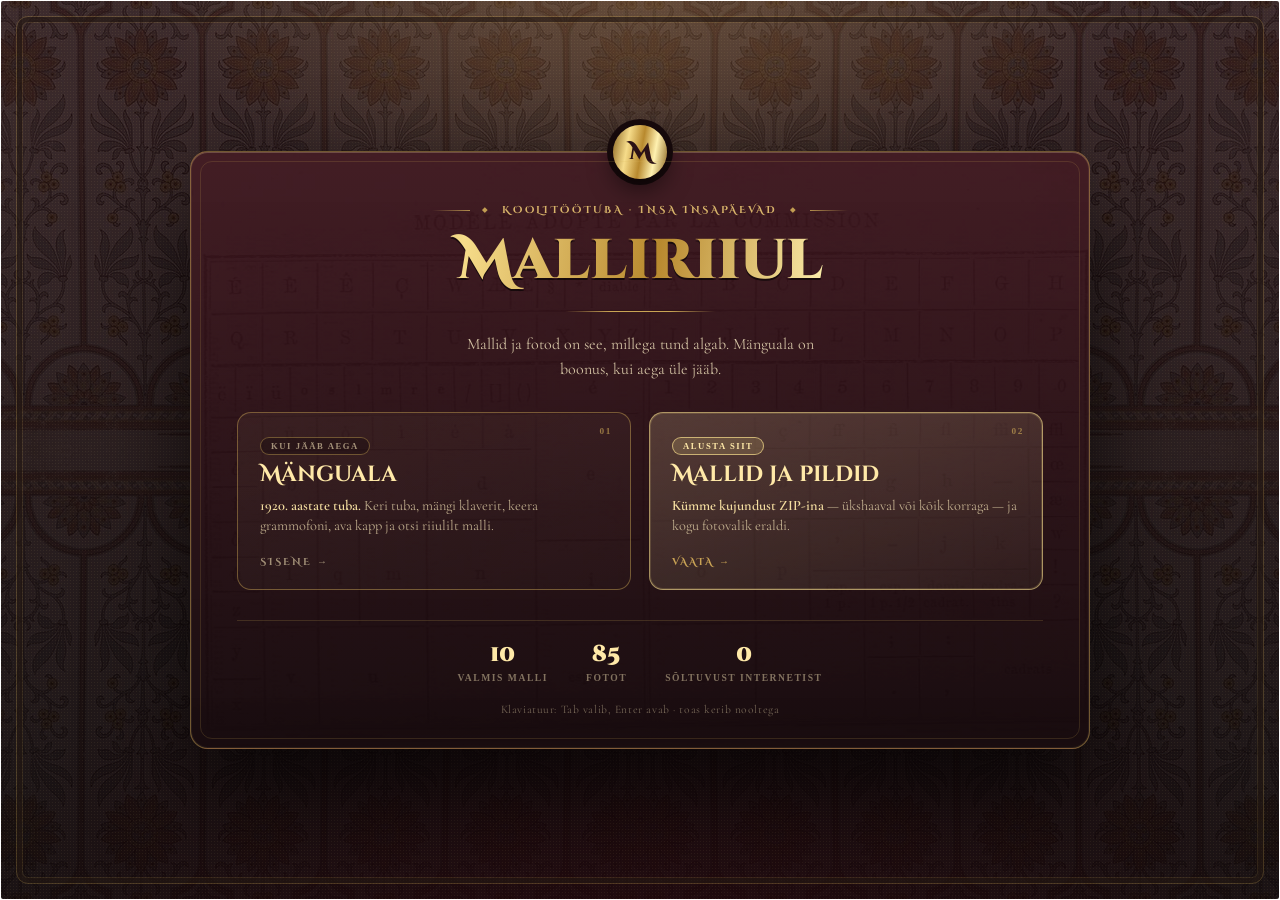
<file: index.html>
<!DOCTYPE html>
<html lang="et">
<head>
<meta charset="utf-8">
<meta name="viewport" content="width=device-width, initial-scale=1, viewport-fit=cover">
<title>Malliriiul · Raamatukogu</title>
<meta name="description" content="Interaktiivne 1920. aastate elutuba ja koolitöötoa veebimallide galerii — keri tuba, mängi klaverit, keera grammofoni, ava kapp.">
<meta name="theme-color" content="#1b0d10">
<link rel="icon" href="data:image/svg+xml,<svg xmlns='http://www.w3.org/2000/svg' viewBox='0 0 32 32'><rect width='32' height='32' rx='6' fill='%231b0d10'/><circle cx='16' cy='16' r='11' fill='none' stroke='%23d9b45a' stroke-width='2'/><path d='M16 16V9M16 16l5 4' stroke='%23f6dc8a' stroke-width='2' stroke-linecap='round'/></svg>">
<meta property="og:type" content="website">
<meta property="og:title" content="Malliriiul · 1920. aastate tuba ja malligalerii">
<meta property="og:description" content="Üks staatiline leht: elutuba, kus saab klaverit mängida, kappi avada ja kümmet veebimalli sirvida.">
<meta property="og:url" content="https://evaliisaaibast.github.io/malliriiul/">
<meta property="og:image" content="https://evaliisaaibast.github.io/malliriiul/pildid/tuba/kapp.png">
<meta property="og:locale" content="et_EE">
<meta name="twitter:card" content="summary">
<link rel="stylesheet" href="https://fonts.googleapis.com/css2?family=Cinzel+Decorative:wght@700;900&family=Cormorant+Garamond:wght@500;600;700&display=swap">
<style>
:root{box-sizing:border-box;padding-top:env(safe-area-inset-top,0px);padding-bottom:env(safe-area-inset-bottom,0px);color-scheme:dark;
--bg:#1b0d10;--paper:#f1e4c0;--ink:#2b1a10;
--gold:linear-gradient(100deg,#8a6420,#f6dc8a 28%,#b8892e 52%,#fff1b0 74%,#8a6420);--l1:#ffd88a;--l2:#eaa73e;--l3:#a9651a;--glow:rgba(255,198,100,.85);--glow2:rgba(255,168,58,.32)}
html[data-lamp="roosa"]{--l1:#ffc7d6;--l2:#ff7fa6;--l3:#b8365e;--glow:rgba(255,150,180,.85);--glow2:rgba(255,110,150,.3)}
html[data-lamp="mint"]{--l1:#c9ffe6;--l2:#5fe0ae;--l3:#14875f;--glow:rgba(130,240,200,.85);--glow2:rgba(80,220,170,.3)}
html[data-lamp="lavendel"]{--l1:#e2d7ff;--l2:#a98dff;--l3:#5a3fb0;--glow:rgba(190,165,255,.85);--glow2:rgba(150,120,255,.3)}
html[data-lamp="jaa"]{--l1:#d9f4ff;--l2:#6fc8ff;--l3:#1d6fae;--glow:rgba(150,215,255,.85);--glow2:rgba(90,180,255,.3)}
html{scroll-padding-top:env(safe-area-inset-top,0px);scroll-behavior:smooth}
*{box-sizing:border-box}
body{margin:0;color:#f0dfb4;font:1.05rem/1.5 'Cormorant Garamond',Georgia,serif;
background:
 radial-gradient(600px 380px at 50% -40px,rgba(255,200,110,.28),transparent 70%),
 url("data:image/svg+xml,<svg xmlns='http://www.w3.org/2000/svg' width='150' height='150'><g fill='none' stroke='%23e6c98e' stroke-opacity='.085' stroke-width='1.1'><path d='M75 24c9 13 9 27 0 38-9-11-9-25 0-38z'/><path d='M75 88c9 13 9 27 0 38-9-11-9-25 0-38z'/><path d='M24 75c13-9 27-9 38 0-11 9-25 9-38 0z'/><path d='M88 75c13-9 27-9 38 0-11 9-25 9-38 0z'/><circle cx='75' cy='75' r='5'/><circle cx='0' cy='0' r='2.5'/><circle cx='150' cy='0' r='2.5'/><circle cx='0' cy='150' r='2.5'/><circle cx='150' cy='150' r='2.5'/></g></svg>") 0 0/150px 150px,
 radial-gradient(circle at 25% 25%,rgba(255,255,255,.035) 0 2px,transparent 3px) 0 0/44px 44px,
 radial-gradient(circle at 75% 75%,rgba(255,255,255,.035) 0 2px,transparent 3px) 0 0/44px 44px,
 linear-gradient(#3a141c,#1b0d10 70%);background-color:var(--bg);min-height:100vh}
h1,h2,p{margin:0}
.wrap{max-width:none;margin:auto;padding:10px 0 12px;min-height:100vh;display:flex;flex-direction:column;justify-content:center}
.wrap>.tub{width:100%}
.gold{background:var(--gold);-webkit-background-clip:text;background-clip:text;color:transparent;filter:drop-shadow(0 2px 0 rgba(0,0,0,.65))}
.nav{display:flex;flex-wrap:wrap;gap:6px 26px;align-items:center;font:700 .78rem 'Cinzel Decorative',serif;letter-spacing:.14em;text-transform:uppercase}
.nav .logo{margin-right:auto;font-size:1.05rem}
.nav a{color:#e8cf94;text-decoration:none;padding:4px 0;border-bottom:1px solid transparent}
.nav a:hover,.nav a:focus-visible{border-color:#e8cf94;outline:0}
.hero{position:relative;max-width:min(760px,96%);margin:20px auto 0;padding:26px clamp(16px,4vw,38px) 22px;text-align:center;background:linear-gradient(#f9f0da,#e9d9ad 62%,#dfcc9e);color:#2b1a10;box-shadow:0 0 0 7px #d9b45a,0 0 0 10px #7a5a1a,0 0 0 12px #f6dc8a,inset 0 0 0 1px rgba(120,90,30,.35),inset 0 0 24px rgba(120,85,30,.16),0 26px 42px rgba(0,0,0,.62),0 8px 16px rgba(0,0,0,.5)}
.hero::before{content:"";position:absolute;inset:7px;border:1px solid rgba(120,90,30,.26);pointer-events:none}
.hero h1{font:900 clamp(1.9rem,6vw,3.4rem)/1 'Cinzel Decorative',serif;letter-spacing:.02em;color:#5a1620;text-shadow:0 1px 0 rgba(255,250,230,.75)}
.orn{display:flex;align-items:center;justify-content:center;gap:14px;margin:10px 0;font-size:1.05rem;color:#a8792a}
.orn::before,.orn::after{content:"";height:2px;width:min(20vw,140px);background:linear-gradient(90deg,transparent,#b8892e)}
.orn::after{background:linear-gradient(90deg,#b8892e,transparent)}
.hero p{max-width:44ch;margin:0 auto;font-size:1.14rem;color:#3b2a1a}
.hero .insa{display:inline-flex;align-items:center;gap:12px;margin:18px auto 0;padding:0;border:0;border-radius:0;background:none;box-shadow:none;rotate:0;font:600 .68rem 'Cinzel Decorative',serif;letter-spacing:.19em;white-space:nowrap;text-transform:uppercase;color:#8a6420;text-shadow:0 1px 0 rgba(255,250,230,.6)}
.hero .insa::before,.hero .insa::after{content:"";position:static;width:36px;height:1px;border-radius:0;background:linear-gradient(90deg,transparent,#b8892e);box-shadow:none}
.hero .insa::after{background:linear-gradient(90deg,#b8892e,transparent)}
@media(max-width:520px){.hero .insa{font-size:.58rem;letter-spacing:.12em;gap:8px}.hero .insa::before,.hero .insa::after{width:16px}.hero{padding:18px 12px 16px}.hero p{font-size:1.05rem}}
.hero .credits{max-width:56ch;margin:10px auto 0;font-size:.82rem;line-height:1.45;color:#6b4a22;opacity:.92}

.row{margin-top:14px}
.shelf{display:flex;align-items:flex-end;gap:3px;padding:34px 26px 0;overflow-x:auto;background:linear-gradient(rgba(70,10,30,.38),rgba(70,10,30,0) 55%),url("data:image/svg+xml,<svg xmlns='http://www.w3.org/2000/svg' width='90' height='90'><rect width='90' height='90' fill='%23f8dbe0'/><g fill='%23fff8f2'><circle cx='16' cy='22' r='6'/><circle cx='28' cy='22' r='6'/><circle cx='22' cy='13' r='6'/><circle cx='22' cy='31' r='6'/></g><circle cx='22' cy='22' r='4' fill='%23f2b134'/><path d='M66 60c-7-9-16-1-9 6l9 9 9-9c7-7-2-15-9-6z' fill='%23e8788f'/><g fill='%23f3a6b5'><circle cx='70' cy='18' r='2.5'/><circle cx='40' cy='62' r='2.5'/><circle cx='8' cy='70' r='2'/></g><path d='M44 20l2 5 5 .5-4 3.5 1.5 5-4.5-3-4.5 3 1.5-5-4-3.5 5-.5z' fill='%23fbe3a0' transform='translate(18 6) scale(.7)'/></svg>") 0 0/90px 90px;box-shadow:inset 0 14px 22px rgba(0,0,0,.5),inset 10px 0 18px rgba(0,0,0,.4),inset -10px 0 18px rgba(0,0,0,.4)}
.shelf{position:relative;overflow-y:hidden;height:362px;background:linear-gradient(rgba(34,6,14,.46),rgba(34,6,14,.02) 46%,rgba(34,6,14,.18)),url("pildid/taust/tapeet-passionflower.jpg") center 45%/cover no-repeat,#e6dcc6;padding-top:28px;box-shadow:inset 0 0 0 12px #6b3f18,inset 0 0 0 14px #c9993f,inset 0 0 0 16px #4a2a10,inset 0 18px 26px rgba(0,0,0,.5),inset 12px 0 20px rgba(0,0,0,.35),inset -12px 0 20px rgba(0,0,0,.35)}
.tuled{position:absolute;left:0;right:0;top:0;height:46px;z-index:9;pointer-events:none}
.tuled svg{position:absolute;left:0;top:9px;width:100%;height:24px;overflow:visible}
.tuled path{fill:none;stroke:#1c1109;stroke-width:1.5;stroke-linecap:round;filter:drop-shadow(0 1px 0 rgba(255,220,160,.2))}
.tuled i{position:absolute;width:8px;height:11px;margin:-6px 0 0 -4px;border-radius:52% 52% 44% 44%;background:radial-gradient(circle at 38% 28%,#fffbea,var(--l1) 42%,var(--l2) 78%,var(--l3));box-shadow:0 0 7px 4px var(--glow),0 0 20px 11px var(--glow2),inset 0 -1px 2px rgba(0,0,0,.45);animation:vila 2.8s ease-in-out infinite}
@keyframes vila{0%,100%{opacity:1;box-shadow:0 0 8px 4px var(--glow),0 0 22px 11px var(--glow2)}32%{opacity:.24;box-shadow:0 0 2px 1px var(--glow),0 0 5px 2px var(--glow2)}54%{opacity:.92;box-shadow:0 0 7px 3px var(--glow),0 0 17px 8px var(--glow2)}72%{opacity:.34;box-shadow:0 0 3px 1px var(--glow),0 0 8px 3px var(--glow2)}}
.plank{position:relative;height:26px;background:linear-gradient(rgba(52,26,8,.32),rgba(26,12,3,.62)),url("pildid/taust/puit.jpg") center/cover;box-shadow:0 10px 18px rgba(0,0,0,.6),inset 0 2px 0 rgba(255,220,160,.35);border-bottom:3px solid #1d0f06}
.plank::after{content:"";position:absolute;left:0;right:0;top:100%;height:10px;background:linear-gradient(#5b3414,#2c1808 70%,#180c04);box-shadow:0 8px 14px rgba(0,0,0,.55)}
.book{--w:62px;flex:none;width:var(--w);height:var(--h);position:relative;border:0;padding:12px 0;cursor:pointer;color:inherit;border-radius:3px 3px 0 0;
background:linear-gradient(90deg,rgba(0,0,0,.5),rgba(255,255,255,.14) 16%,rgba(0,0,0,.04) 50%,rgba(0,0,0,.42)),repeating-linear-gradient(0deg,rgba(255,255,255,.03) 0 1px,transparent 1px 4px),var(--c);
box-shadow:3px 0 6px rgba(0,0,0,.5);display:flex;flex-direction:column;align-items:center;justify-content:space-between;translate:0 0;transition:translate .22s;font-family:inherit}
.book:hover,.book:focus-visible,.book[aria-pressed=true]{translate:0 -22px;outline:0}
.book:focus-visible{box-shadow:0 0 0 3px #ffe9a8}
.book::before,.book::after{content:"";position:absolute;left:7px;right:7px;height:23px;background:
 linear-gradient(#f6dc8a,#f6dc8a) 0 0/100% 2px no-repeat,
 linear-gradient(#f6dc8a,#f6dc8a) 0 4px/100% 1px no-repeat,
 repeating-linear-gradient(45deg,#f6dc8a 0 1.5px,transparent 1.5px 8px) 0 6px/100% 7px no-repeat,
 repeating-linear-gradient(-45deg,#f6dc8a 0 1.5px,transparent 1.5px 8px) 0 6px/100% 7px no-repeat,
 linear-gradient(#f6dc8a,#f6dc8a) 0 15px/100% 2px no-repeat,
 linear-gradient(#f6dc8a,#f6dc8a) 0 19px/100% 1px no-repeat}
.book::before{top:24px}.book::after{bottom:24px}
.book::before{display:none}
.book::after{bottom:38px}
.book .o{width:30px;height:30px;object-fit:contain;opacity:.92;filter:drop-shadow(0 1px 0 rgba(0,0,0,.5)) drop-shadow(0 0 2px rgba(255,220,150,.25))}
.book .pl{position:relative;writing-mode:vertical-rl;padding:16px 5px;border:2px solid #d9b45a;outline:1px solid #b8892e;outline-offset:2px;border-radius:30px/16px;font:900 .86rem 'Cinzel Decorative',serif;letter-spacing:.06em;white-space:nowrap;background-color:rgba(0,0,0,.18);box-shadow:inset 0 0 0 1px rgba(255,240,190,.3)}
.book .pl::before,.book .pl::after{content:"❧";position:absolute;left:50%;translate:-50% 0;font-size:.62rem;color:#f0cf7a;text-shadow:0 1px 0 #000}
.book .pl::before{top:4px}
.book .pl::after{bottom:4px;rotate:180deg}
.book .pl span{background:var(--gold);-webkit-background-clip:text;background-clip:text;color:transparent;filter:drop-shadow(0 1px 0 #000)}
.book .rn{font:700 .72rem 'Cinzel Decorative',serif;color:#f0cf7a}
.book.lean{rotate:6deg;transform-origin:bottom left;margin-right:24px}

.open{margin-top:44px;display:grid;grid-template-columns:1fr 1fr;color:var(--ink);background:linear-gradient(90deg,#f1e4c0,#e8d7aa 47%,#b79d63 50%,#e8d7aa 53%,#f1e4c0);border:8px solid var(--bc,#3a1a0e);border-radius:6px;box-shadow:0 0 0 3px #d9b45a,0 3px 0 6px #e8d7aa,0 6px 0 9px #cdbb8c,0 30px 46px rgba(0,0,0,.7)}
@media(max-width:720px){.open{grid-template-columns:1fr;background:var(--paper)}}
.pg{position:relative;z-index:1;height:100%;transform-origin:right center;backface-visibility:hidden;overflow:auto;overscroll-behavior:contain;padding:28px 34px 32px}
.pg__taim{position:absolute;right:-54px;bottom:-86px;width:198px;height:auto;opacity:.55;pointer-events:none;rotate:-2deg;scale:1.14;mix-blend-mode:multiply;filter:sepia(.16) saturate(.86) brightness(1.2) contrast(1.04);transform-origin:100% 100%;clip-path:inset(5%);-webkit-mask-image:radial-gradient(ellipse at 50% 52%,#000 46%,rgba(0,0,0,.6) 66%,transparent 82%);mask-image:radial-gradient(ellipse at 50% 52%,#000 46%,rgba(0,0,0,.6) 66%,transparent 82%)}
.pg__taim--nurk{right:auto;left:-20px;top:-18px;bottom:auto;width:118px;opacity:.34;rotate:164deg;transform-origin:0 0}
.pg{padding-bottom:74px}
.leht__nav{position:absolute;left:50%;bottom:12px;translate:-50% 0;z-index:9;display:flex;align-items:center;gap:12px;padding:6px 14px;border-radius:22px;background:rgba(241,228,192,.95);box-shadow:0 4px 12px rgba(0,0,0,.4),inset 0 0 0 1px #d9b45a;font:700 .58rem 'Cinzel Decorative',serif;letter-spacing:.16em;text-transform:uppercase;color:#8a6420;white-space:nowrap;opacity:0;pointer-events:none;transition:opacity .3s .15s}
.stage.op .leht__nav{opacity:1;pointer-events:auto}
.leht__nupp{width:32px;height:32px;display:grid;place-items:center;border:2px solid #b8892e;border-radius:50%;background:#f6ecd2;color:#5a1620;font-size:1.1rem;line-height:1;cursor:pointer;box-shadow:0 2px 4px rgba(0,0,0,.16)}
.leht__nupp:hover:not(:disabled){background:#fff8e2}
.leht__nupp:disabled{opacity:.3;cursor:default}
@keyframes lehtVana{from{opacity:1;transform:none}to{opacity:0;transform:perspective(1500px) rotateY(64deg);transform-origin:right center}}
@keyframes lehtUus{from{opacity:0;transform:perspective(1500px) rotateY(-16deg)}to{opacity:1;transform:none}}
.pg .failid{margin:12px 0 0;padding:0;list-style:none;font-size:1.02rem}
.pg .failid li{padding:7px 0;border-bottom:1px dotted #bfa87a}
.pg .failid code,.pg .leht__markus code{font-family:'Courier New',monospace;font-size:.8rem;background:rgba(90,60,20,.09);padding:1px 5px}
.pg .leht__markus{margin-top:14px;font-size:.98rem;color:#6b4a22}
.pg .leht__tee{margin-top:14px;font-family:'Courier New',monospace;font-size:.78rem;color:#4a3520;background:rgba(90,60,20,.09);border:1px dashed rgba(90,60,20,.35);padding:6px 8px;display:inline-block}
.cb{perspective:1700px}
.pg h2{font:900 clamp(1.5rem,4vw,2.1rem)/1.1 'Cinzel Decorative',serif;color:#5a1620}
.pg .rn{font:700 .85rem 'Cinzel Decorative',serif;letter-spacing:.3em;color:#8a6420}
.pg .tags{margin:10px 0 12px;font-size:.95rem;letter-spacing:.12em;text-transform:uppercase;color:#7a4a22}
.pg p{font-size:1.2rem}
.pg ol{margin:14px 0 0;padding:0;list-style:none}
.pg li{display:flex;gap:12px;align-items:baseline;padding:9px 0;border-bottom:1px dotted #a98a4c;font-size:1.15rem}
.pg li b{font:900 1rem 'Cinzel Decorative',serif;color:#8a6420;min-width:2.1em}
.zip{display:inline-block;margin-top:18px;padding:10px 24px;background:#5a1620;color:#ffe9a8;font:700 .82rem 'Cinzel Decorative',serif;letter-spacing:.16em;text-transform:uppercase;text-decoration:none;border:2px solid #d9b45a;box-shadow:0 0 0 3px #5a1620,3px 5px 0 3px rgba(0,0,0,.35)}
.zip:hover,.zip:focus-visible{background:#7a2433;outline:0}
.all{text-align:center;margin-top:40px}
.all a{display:inline-block;padding:15px 34px;font:900 1rem 'Cinzel Decorative',serif;letter-spacing:.14em;text-transform:uppercase;color:#2b1a10;text-decoration:none;background:var(--gold);border:3px double #5a3a0a;box-shadow:0 8px 22px rgba(0,0,0,.55)}
.all a:hover,.all a:focus-visible{filter:brightness(1.12);outline:0}
.all small{display:block;margin-top:12px;color:#c9b27a;font-size:1rem}
.all__viide{font-size:.76rem !important;opacity:.7;line-height:1.5}

/* ---------- Sahtlid ---------- */
.deko{margin:14px 14px 0;perspective:1100px;perspective-origin:50% 12%}
.deko__paneel{cursor:pointer;font:inherit;color:#f3dcae;transform-origin:50% 100%;transition:transform .8s cubic-bezier(.2,.8,.2,1),box-shadow .8s}
.deko__paneel[aria-expanded=true]{transform:translateZ(90px) translateY(6px);box-shadow:0 6px 0 #4a2a10,0 12px 0 #2c1808,0 34px 36px rgba(0,0,0,.65)}
.deko__paneel:hover .deko__silt,.deko__paneel:focus-visible .deko__silt{background:#fff8e2}
.deko__paneel:focus-visible{outline:3px solid #ffe9a8;outline-offset:2px}
.deko__in{height:0;overflow:hidden;transform-style:preserve-3d;transform-origin:50% 0;transform:translateZ(-260px) rotateX(38deg);transition:height .9s cubic-bezier(.2,.8,.2,1),transform .5s cubic-bezier(.2,.8,.2,1)}
.deko__in.out{transform:translateZ(0) rotateX(14deg)}
.deko__padi{position:relative;padding:22px 26px 26px;background:linear-gradient(rgba(0,0,0,.5),transparent 42%),#1f3a2c repeating-linear-gradient(45deg,rgba(255,255,255,.022) 0 2px,transparent 2px 5px);border:3px solid #1d0f06;border-top:0;box-shadow:inset 0 14px 26px rgba(0,0,0,.7),inset 14px 0 0 #5a3416,inset -14px 0 0 #5a3416}
.noot{position:relative;max-width:520px;margin:0 auto;padding:20px 24px 18px;background:linear-gradient(#f7eed6,#e9d9ad);color:#2b1a10;rotate:-.6deg;border:1px solid #cdbd96;box-shadow:0 14px 24px rgba(0,0,0,.55),0 2px 0 rgba(0,0,0,.3)}
.noot::before{content:"";position:absolute;left:50%;top:-9px;translate:-50% 0;width:92px;height:18px;background:rgba(236,220,170,.55);border-left:1px dashed rgba(120,90,40,.35);border-right:1px dashed rgba(120,90,40,.35);rotate:-2deg}
.noot__ryhm{margin:0;font:700 .56rem 'Cinzel Decorative',serif;letter-spacing:.22em;text-transform:uppercase;color:#8a6420}
.noot h3{margin:6px 0 10px;font:900 clamp(1.05rem,2.6vw,1.3rem)/1.15 'Cinzel Decorative',serif;color:#5a1620}
.noot ol{margin:0;padding-left:1.15em;font-size:1.02rem;line-height:1.45;color:#3b2a1a}
.noot li{padding:4px 0;border-bottom:1px dotted #bfa87a}
.noot__nupp{margin-top:14px;font:700 .7rem 'Cinzel Decorative',serif;letter-spacing:.12em;text-transform:uppercase;background:#5a1620;color:#ffe9a8;border:2px solid #d9b45a;padding:9px 16px;cursor:pointer;box-shadow:0 4px 0 #2c1808}
.noot__nupp:hover,.noot__nupp:focus-visible{background:#7a2433;outline:0}
.vaip{max-width:min(900px,98%);height:56px;margin:8px auto 0;border-radius:5px;background:repeating-linear-gradient(90deg,rgba(0,0,0,.14) 0 2px,transparent 2px 22px),repeating-linear-gradient(0deg,rgba(255,225,170,.06) 0 1px,transparent 1px 10px),linear-gradient(90deg,#3e1019,#5c1c28 18%,#322038 48%,#5c1c28 80%,#3e1019);box-shadow:0 12px 20px rgba(0,0,0,.45),inset 0 0 0 2px rgba(217,180,90,.16),inset 0 0 24px rgba(0,0,0,.5);transform:perspective(520px) rotateX(38deg);transform-origin:50% 0;opacity:.92}

/* ---------- Riiuli kaunistused ---------- */
.riiulikraam{position:absolute;right:44px;bottom:0;display:flex;align-items:flex-end;gap:22px;pointer-events:none;filter:drop-shadow(0 10px 12px rgba(0,0,0,.55)) sepia(.08) saturate(.97)}
.ese{display:block;height:auto}
.row--peal{position:relative;margin-top:212px}
.riiulipeal{position:absolute;left:0;right:0;bottom:100%;pointer-events:none;z-index:6}
.tolm{position:absolute;left:0;right:0;top:0;height:420px;overflow:hidden;pointer-events:none;z-index:7}
.tolm i{position:absolute;width:3px;height:3px;border-radius:50%;background:radial-gradient(circle,#fff6d6,rgba(255,230,170,0));box-shadow:0 0 5px rgba(255,222,150,.65);animation:tole 15s linear infinite}
@keyframes tole{0%{translate:0 0;opacity:0}12%{opacity:.85}70%{opacity:.55}100%{translate:24px -140px;opacity:0}}
.kass,.taim{position:absolute;display:block;height:auto}
.kass{left:14%;bottom:-6px;width:80px;z-index:3;pointer-events:auto;cursor:pointer;filter:saturate(.95) brightness(.92) contrast(1.04) drop-shadow(0 10px 12px rgba(0,0,0,.9))}
.taim{bottom:-130px;width:196px;z-index:1;filter:saturate(.93) brightness(.84) contrast(1.07) drop-shadow(0 12px 16px rgba(0,0,0,.8))}
.t1{left:-8px;width:214px;bottom:-116px;rotate:-2.6deg}
.t2{left:7%;width:176px;bottom:-152px;scale:-1 1;rotate:2.4deg;filter:saturate(.86) brightness(.72) contrast(1.09) drop-shadow(0 10px 14px rgba(0,0,0,.86))}
.t3{left:19%;width:198px;bottom:-112px;rotate:3.2deg}
.t4{left:31.5%;width:168px;bottom:-156px;scale:-1 1;rotate:-2deg;filter:saturate(.88) brightness(.75) contrast(1.08) drop-shadow(0 10px 14px rgba(0,0,0,.85))}
.t5{left:43.5%;width:206px;bottom:-118px;rotate:-1.2deg}
.t6{left:56.5%;width:172px;bottom:-150px;scale:-1 1;rotate:2.8deg;filter:saturate(.87) brightness(.73) contrast(1.08) drop-shadow(0 10px 14px rgba(0,0,0,.86))}
.t7{left:68%;width:200px;bottom:-114px;rotate:-3deg}
.t8{left:77.5%;width:162px;bottom:-158px;scale:-1 1;rotate:1.6deg;filter:saturate(.89) brightness(.76) contrast(1.07) drop-shadow(0 10px 14px rgba(0,0,0,.84))}
.t9{right:-10px;width:196px;bottom:-118px;rotate:2.2deg}
.maal{position:absolute;padding:9px;background:linear-gradient(135deg,#f2dda6,#8a6420 30%,#fbe9b4 55%,#5e400f);box-shadow:inset 0 0 0 2px rgba(58,32,8,.6),inset 0 0 0 4px rgba(255,242,196,.5),inset 0 2px 0 rgba(255,248,220,.7),0 8px 10px rgba(0,0,0,.55),0 22px 30px rgba(0,0,0,.5),0 42px 60px rgba(0,0,0,.35)}
.maal img{display:block;width:100%;height:auto;box-shadow:0 0 0 5px #f1e4c0,0 0 0 7px #b8892e,inset 0 0 14px rgba(60,30,0,.35)}
.sein{position:absolute;inset:0;pointer-events:none;z-index:0}
.maal--a{right:166px;bottom:158px;width:104px;rotate:-1.7deg}
.maal--b{right:42px;bottom:186px;width:78px;rotate:1.5deg}
.maal--c{right:124px;bottom:162px;width:96px;rotate:-1deg}
@media(max-width:620px){.maal--a,.maal--b,.maal--c{display:none}}
.kass::after{content:"";position:absolute;left:6%;right:2%;bottom:-5px;height:14px;border-radius:50%;background:radial-gradient(ellipse at 50% 45%,rgba(0,0,0,.7),rgba(0,0,0,0) 70%);z-index:-1}
@media(max-width:620px){.riiulipeal{display:none}.row--peal{margin-top:14px}}
.ese--bust{width:96px;filter:sepia(.32) saturate(.68) brightness(.93) contrast(1.08) drop-shadow(0 9px 8px rgba(0,0,0,.7))}
.ese-koht{position:relative;display:block}
.ese-koht::after{content:"";position:absolute;left:-10%;right:-10%;bottom:-6px;height:16px;border-radius:50%;background:radial-gradient(ellipse at 50% 45%,rgba(0,0,0,.65),rgba(0,0,0,.3) 45%,rgba(0,0,0,0) 72%);pointer-events:none}
.ese--kyynal{width:40px;filter:sepia(.14) saturate(.88) brightness(.98) contrast(1.08) drop-shadow(0 5px 6px rgba(0,0,0,.65))}
.ese--tint{width:68px;filter:sepia(.1) saturate(.95) brightness(.93) contrast(1.08) drop-shadow(0 4px 4px rgba(0,0,0,.6)) drop-shadow(0 12px 12px rgba(0,0,0,.45))}
.lamavad{position:relative;display:flex;flex-direction:column-reverse;gap:5px;align-items:flex-end;margin-right:0;filter:drop-shadow(0 10px 11px rgba(0,0,0,.7))}
.lamav{display:flex;align-items:center;position:relative;height:30px;border-radius:2px 3px 3px 2px;
background:
 linear-gradient(90deg,transparent 13px,#efd28a 13px 14.5px,transparent 14.5px 18px,#efd28a 18px 19.5px,transparent 19.5px),
 linear-gradient(#f6dc8a,#f6dc8a) 0 4px/100% 1.5px no-repeat,
 linear-gradient(#f6dc8a,#f6dc8a) 0 calc(100% - 5px)/100% 1.5px no-repeat,
 repeating-linear-gradient(45deg,rgba(246,220,138,.75) 0 1px,transparent 1px 7px) 0 5px/100% 5px no-repeat,
 linear-gradient(180deg,rgba(255,255,255,.2),rgba(0,0,0,.2) 45%,rgba(0,0,0,.42)),var(--l);
box-shadow:inset 0 1px 0 rgba(255,255,255,.2),inset 0 -2px 4px rgba(0,0,0,.55)}
.lamav .o{width:21px;height:21px;margin-left:26px;opacity:.92;filter:drop-shadow(0 1px 0 rgba(0,0,0,.65))}
.lamav::before{content:"";position:absolute;left:0;top:3px;bottom:3px;width:7px;border-radius:2px 0 0 2px;background:linear-gradient(90deg,var(--l),rgba(0,0,0,.5))}
.lamav::after{content:"";position:absolute;right:0;top:3px;bottom:3px;width:6px;background:repeating-linear-gradient(0deg,#e6d4a4 0 1px,#bda87c 1px 2px)}
.lamav:nth-child(1){width:186px;rotate:-1.1deg}
.lamav:nth-child(2){width:164px;rotate:.9deg}
.lamav:nth-child(3){width:198px;rotate:-.5deg}
@media(max-width:620px){.riiulikraam{display:none}}
.pv{padding:16px 16px 16px 8px;display:flex}
.pv{display:flex;gap:12px;align-items:flex-start}
.seade{display:flex;flex-direction:column;gap:6px;min-width:0}
.seade--laua{width:100%}
.seade--telefon{width:100%;height:100%;display:flex;flex-direction:column;justify-content:center;align-items:center;gap:8px}
.pv .seade--telefon .telefon{flex:none}
.seade__silt{font:700 .56rem 'Cinzel Decorative',serif;letter-spacing:.14em;color:#7a4a22;text-transform:uppercase;white-space:nowrap}
.aken{background:#fff;border:2px solid #3a1a0e;border-radius:4px;overflow:hidden;box-shadow:0 8px 16px rgba(0,0,0,.35)}
.aken__riba{display:flex;align-items:center;gap:4px;padding:4px 6px;background:#2b1a10;color:#e8cf94;font:600 .5rem 'Courier New',monospace}
.aken__riba i{width:5px;height:5px;border-radius:50%;background:#8a6420;flex:none}
.aken__riba i:nth-child(1){background:#e06b5a}
.aken__riba i:nth-child(2){background:#e8c05a}
.aken__riba i:nth-child(3){background:#79b06a}
.aken__aadress{flex:1;overflow:hidden;white-space:nowrap;text-overflow:ellipsis;opacity:.85}
.aken__vaade{position:relative;overflow:hidden;aspect-ratio:1200/760;background:#fff}
.aken__vaade iframe{position:absolute;top:0;left:0;width:1200px;height:760px;border:0;transform-origin:0 0}
.telefon{padding:6px;border-radius:18px;background:linear-gradient(160deg,#3a2a22,#120c09);box-shadow:0 10px 20px rgba(0,0,0,.45),inset 0 0 0 1px rgba(255,220,160,.25)}
.telefon__vaade{position:relative;overflow:hidden;border-radius:13px;aspect-ratio:390/780;background:#fff}
.telefon__vaade iframe{position:absolute;top:0;left:0;width:390px;height:780px;border:0;transform-origin:0 0}
.open .pg ol{margin-top:10px}.open .pg li{font-size:1rem;padding:6px 0}
.bank{position:relative;margin:44px 14px 0;perspective:1100px;perspective-origin:50% 12%}
.bank::before{content:"";position:absolute;left:50%;top:-52px;translate:-50% 0;width:min(820px,100%);height:180px;pointer-events:none;background:radial-gradient(ellipse at 50% 0,var(--glow2),transparent 72%);filter:blur(2px)}
.front,.deko__paneel{position:relative;display:flex;align-items:center;justify-content:center;gap:22px;width:100%;min-height:80px;padding:0 24px;border:3px solid #1d0f06;background:linear-gradient(rgba(58,26,8,.38),rgba(28,14,4,.58)),url("pildid/taust/puit.jpg") center/cover;box-shadow:0 10px 20px rgba(0,0,0,.55),inset 0 2px 0 rgba(255,220,160,.34),inset 0 0 0 6px rgba(0,0,0,.2),inset 0 0 0 8px rgba(217,180,90,.5);color:#f3dcae;font:inherit;text-align:center}
.front{cursor:pointer}
.lbl,.deko__silt{display:inline-block;padding:6px 24px;background:#f1e4c0;color:#2b1a10;border:2px solid #c7a85a;font:700 .78rem 'Cinzel Decorative',serif;letter-spacing:.2em;box-shadow:inset 0 0 0 3px #e2d6ae;white-space:nowrap}
.knob,.deko__nupp{position:absolute;right:24px;top:50%;width:46px;height:14px;border-radius:7px;translate:0 -50%;background:linear-gradient(#f0d17a,#a8832e);box-shadow:0 2px 3px #000,inset 0 1px 0 rgba(255,255,255,.45)}
.bank__vihje{margin:0 0 10px;text-align:center;font-size:.98rem;color:#c9b27a}
.front:focus-visible{outline:3px solid #ffe9a8;outline-offset:2px}
.inner{height:0;overflow:hidden;transform-style:preserve-3d;transform-origin:50% 0;transform:translateZ(-260px) rotateX(38deg);transition:height .9s cubic-bezier(.2,.8,.2,1),transform .5s cubic-bezier(.2,.8,.2,1);margin:0 14px}
.inner.out{transform:translateZ(0) rotateX(14deg)}
.front{transition:transform .8s cubic-bezier(.2,.8,.2,1),box-shadow .8s;transform-origin:50% 100%;z-index:2}
.front[aria-expanded=true]{transform:translateZ(90px) translateY(6px);box-shadow:0 6px 0 #4a2a10,0 12px 0 #2c1808,0 34px 36px rgba(0,0,0,.65)}
.box{height:100%;transform-style:preserve-3d;visibility:hidden;transition:visibility 0s .9s}
.inner.out .box{visibility:visible;transition-delay:0s;overflow-y:auto;overflow-x:hidden;overscroll-behavior:contain}
.pad{position:relative;transform-style:preserve-3d}
.wb,.wl,.wr{position:absolute;pointer-events:none;box-shadow:inset 0 0 0 3px #1d0f06;background-image:repeating-linear-gradient(90deg,rgba(0,0,0,.12) 0 2px,transparent 2px 9px)}
.wb{left:0;right:0;top:0;height:90px;transform-origin:top;transform:rotateX(90deg);background-color:#5a3416}
.wl{left:0;top:0;bottom:0;width:90px;transform-origin:left;transform:rotateY(-90deg);background-color:#6b3f18}
.wr{right:0;top:0;bottom:0;width:90px;transform-origin:right;transform:rotateY(90deg);background-color:#4a2a10}
.pad{background:linear-gradient(rgba(0,0,0,.55),transparent 38%),#1f3a2c repeating-linear-gradient(45deg,rgba(255,255,255,.025) 0 2px,transparent 2px 5px);box-shadow:inset 0 12px 28px rgba(0,0,0,.75),inset 14px 0 0 #5a3416,inset -14px 0 0 #5a3416,inset 0 -14px 0 #5a3416;padding:18px 32px 48px;border:3px solid #1d0f06;border-top:0}
.ehted{position:relative;display:block;height:122px;margin:16px 0 0;border-radius:3px;pointer-events:none;overflow:hidden;background:radial-gradient(ellipse at 50% 42%,#24422f,#15302a 78%),repeating-linear-gradient(90deg,rgba(255,255,255,.022) 0 2px,transparent 2px 6px);box-shadow:inset 0 4px 14px rgba(0,0,0,.65),inset 0 0 0 2px rgba(217,180,90,.22)}
.ehe{position:absolute;display:block;height:auto;filter:drop-shadow(0 7px 6px rgba(0,0,0,.6)) drop-shadow(0 15px 15px rgba(0,0,0,.32))}
.ehted::before{content:"";position:absolute;inset:0;pointer-events:none;background:
 radial-gradient(ellipse 74px 26px at 11% 82%,rgba(0,0,0,.62),transparent 72%),
 radial-gradient(ellipse 30px 16px at 27% 74%,rgba(0,0,0,.55),transparent 72%),
 radial-gradient(ellipse 44px 20px at 42% 86%,rgba(0,0,0,.55),transparent 72%),
 radial-gradient(ellipse 54px 28px at 73% 78%,rgba(0,0,0,.6),transparent 72%),
 radial-gradient(ellipse 44px 20px at 92% 62%,rgba(0,0,0,.5),transparent 72%)}
.ehe{z-index:1}
.ehe--keed{left:1.5%;bottom:2px;height:104px;width:auto;rotate:-6.5deg}
.ehe--kell{right:20%;bottom:3px;height:98px;width:auto;rotate:5deg}
.ehe--sormus{left:24%;bottom:28px;width:50px;rotate:17deg;filter:drop-shadow(0 4px 3px rgba(0,0,0,.72)) drop-shadow(0 9px 9px rgba(0,0,0,.45))}
.ehe--votmed{left:34.5%;bottom:6px;width:74px;rotate:-9deg;filter:drop-shadow(0 4px 3px rgba(0,0,0,.7)) drop-shadow(0 10px 10px rgba(0,0,0,.45))}
.ehe--noodid{right:3%;bottom:40px;width:60px;rotate:-11deg}
.pearl{position:absolute;z-index:2;border-radius:50%;background:radial-gradient(circle at 34% 28%,#fffdf3,#efe4cd 38%,#c3b48f 72%,#8d7a55);box-shadow:0 2px 3px rgba(0,0,0,.65),0 0 0 1px rgba(0,0,0,.22)}
.tabs{display:flex;flex-wrap:wrap;gap:6px;position:relative;z-index:1}
.tabs button{font:700 .72rem 'Cinzel Decorative',serif;letter-spacing:.12em;text-transform:uppercase;background:#e8cf94;color:#2b1a10;border:2px solid #7a5a1a;padding:5px 12px;cursor:pointer;border-radius:4px 4px 0 0}
.tabs button[aria-pressed=true]{background:#fff1b0}
.photos{position:relative;margin-top:14px}
.ph{position:absolute;width:170px;perspective:900px;height:240px;cursor:grab;touch-action:none;user-select:none;-webkit-user-select:none;translate:0 0;transition:translate .15s,scale .15s}
.ph.drag{cursor:grabbing;scale:1.07}
.ph.drag .a{box-shadow:0 22px 30px rgba(0,0,0,.7)}
.ph:nth-child(odd){rotate:-2deg}.ph:nth-child(even){rotate:2.2deg}
.ph:hover,.ph:focus-visible{translate:0 -6px;outline:0}
.ph:focus-visible .a{box-shadow:0 0 0 3px #ffe9a8}
.f{position:relative;width:100%;height:100%;transform-style:preserve-3d;transition:transform .55s}
.ph[aria-pressed=true] .f{transform:rotateY(180deg)}
.a,.b{position:absolute;inset:0;backface-visibility:hidden;-webkit-backface-visibility:hidden;background:#f3ead2;padding:10px;box-shadow:0 8px 14px rgba(0,0,0,.6);border:1px solid #cdbd96}
.b{transform:rotateY(180deg);background:#f3ead2 repeating-linear-gradient(transparent 0 23px,rgba(90,130,190,.3) 23px 24px);color:#3b2a1a;font:.9rem/1.4 'Courier New',monospace;display:flex;flex-direction:column;gap:6px;justify-content:center}
.b small{font-size:.65rem;letter-spacing:.14em;color:#8a6420}
.b code{background:rgba(0,0,0,.07);padding:3px 5px;word-break:break-all;font-size:.8rem}
.cp{align-self:flex-start;margin-top:6px;font:700 .65rem 'Cinzel Decorative',serif;letter-spacing:.1em;background:#5a1620;color:#ffe9a8;border:2px solid #d9b45a;padding:5px 10px;cursor:pointer}
.pic{height:170px;background:var(--p);position:relative;display:grid;place-items:center;font-size:4rem;overflow:hidden}
.pic img{position:absolute;inset:0;width:100%;height:100%;object-fit:cover;pointer-events:none;user-select:none;-webkit-user-drag:none;filter:sepia(.66) saturate(.62) contrast(.95) brightness(1.03);transition:filter .45s ease}
.ph:hover .pic img,.ph:focus-visible .pic img,.ph.drag .pic img{filter:none}
.pic::after{content:"";position:absolute;inset:0;box-shadow:inset 0 0 34px rgba(40,20,0,.6)}
.cap{padding-top:9px;text-align:center;color:#3b2a1a;font:600 1.05rem 'Cormorant Garamond',serif;max-height:2.5em;overflow:hidden;line-height:1.2}
.stage{position:fixed;inset:0;z-index:100;display:grid;place-items:center;perspective:2000px;perspective-origin:calc(50% + var(--mx,0)*18%) calc(50% + var(--my,0)*18%);transition:perspective-origin .2s;padding:calc(env(safe-area-inset-top,0px) + 54px) 10px 18px}
.stage[hidden]{display:none}
.scrim{position:absolute;inset:0;background:radial-gradient(circle at 50% 42%,rgba(40,16,10,.72),rgba(4,2,2,.96));-webkit-backdrop-filter:blur(5px);backdrop-filter:blur(5px);opacity:0;transition:opacity .65s cubic-bezier(.4,0,.2,1)}
.stage.on .scrim{opacity:1}
.x{position:absolute;top:calc(env(safe-area-inset-top,0px) + 12px);right:14px;z-index:5;font:700 .8rem 'Cinzel Decorative',serif;letter-spacing:.12em;color:#ffe9a8;background:#3a1a0e;border:2px solid #d9b45a;padding:8px 14px;cursor:pointer}
.x:focus-visible{outline:3px solid #ffe9a8}
.bk{position:relative;width:min(92vw,1120px);height:min(76vh,640px);transform-style:preserve-3d;transform:translate3d(calc(var(--fx,0px) - 12%),calc(var(--fy,0px) + 80px),-520px) rotateX(16deg) rotateZ(-1.4deg) scale(.84);opacity:0;transition:transform .55s cubic-bezier(.55,0,.85,.4),opacity .32s ease-in;will-change:transform,opacity}
.stage.on .bk{opacity:1;transform:translate3d(calc(var(--fx,0px) - 12%),0,0) rotateX(0) rotateZ(0) scale(1);transition:transform .62s cubic-bezier(.2,.9,.25,1),opacity .5s cubic-bezier(.33,1,.68,1)}
.stage.on.op .bk{transform:translate3d(0,0,0) rotateX(0) rotateZ(0) scale(1);transition:transform 1.15s cubic-bezier(.32,.72,.16,1) .02s,opacity .3s}
.bk::before{content:"";position:absolute;top:-10px;bottom:-10px;left:50%;right:-10px;background:var(--bc,#5a1620);border:2px solid #d9b45a;border-radius:4px 10px 10px 4px;box-shadow:0 34px 60px rgba(0,0,0,.8);transform:translateZ(-2px);transition:left 1.2s cubic-bezier(.4,0,.2,1) .1s}
.stage.op .bk::before{left:-10px}
.cover{position:absolute;left:50%;top:0;width:50%;height:100%;transform-origin:left center;transform-style:preserve-3d;transition:transform 1.25s cubic-bezier(.4,.05,.16,1) .28s,opacity .4s;z-index:3}
.stage.op .cover{transform:rotateY(-180deg)}
.cf,.cb{position:absolute;inset:0;backface-visibility:hidden;-webkit-backface-visibility:hidden}
.cf{background:linear-gradient(90deg,rgba(0,0,0,.5),rgba(255,255,255,.12) 5%,transparent 40%),repeating-linear-gradient(0deg,rgba(255,255,255,.03) 0 1px,transparent 1px 4px),var(--bc,#5a1620);border:3px solid #d9b45a;outline:2px solid var(--bc,#5a1620);outline-offset:-14px;box-shadow:inset 0 0 0 14px transparent;border-radius:3px 9px 9px 3px;display:grid;place-content:center;text-align:center;gap:14px;padding:0 20px}
.ct{font:900 clamp(1.2rem,3.6vw,2.4rem)/1.15 'Cinzel Decorative',serif}
.cf__fili{width:76px;height:76px;justify-self:center;opacity:.85;filter:drop-shadow(0 2px 0 rgba(0,0,0,.45)) drop-shadow(0 0 3px rgba(255,220,150,.2))}
.co{font-size:2.4rem}
.cb,.stage .pv{background:#f1e4c0 linear-gradient(90deg,#b79d63,#e8d7aa 5%,#f1e4c0 14%)}
.cb{transform:rotateY(180deg);overflow:hidden;color:var(--ink)}
.stage .pv{position:absolute;left:50%;top:0;width:50%;height:100%;padding:18px 20px 66px;display:flex;flex-direction:column;align-items:center;justify-content:center;gap:10px;overflow:hidden;transition:opacity .3s}
.ekraan{position:absolute;inset:0;z-index:7;display:none}
.bk[data-leht="1"] .ekraan{display:block}
.bk[data-leht="1"] .pv,.bk[data-leht="1"] .cover{opacity:0;pointer-events:none}
.bk[data-leht="2"] .seade--telefon{display:none}
.bk[data-leht="1"] .leht__nav{left:auto;right:14px;translate:0 0}
.ekraan .aken{display:flex;flex-direction:column;height:100%;border-width:3px;border-radius:3px}
.ekraan .aken__vaade{flex:1;aspect-ratio:auto;background:#fff}
.ekraan .aken__vaade iframe{width:1200px;height:760px}
.failileht{display:none;width:100%;max-width:340px;color:#2b1a10;font-size:1rem}
.bk[data-leht="2"] .failileht{display:block}
.failileht .ryhm{font:700 .6rem 'Cinzel Decorative',serif;letter-spacing:.2em;text-transform:uppercase;color:#8a6420}
.failileht h3{margin:4px 0 10px;font:900 1.28rem/1.15 'Cinzel Decorative',serif;color:#5a1620}
.failileht ul{margin:0;padding:0;list-style:none;font-size:.98rem}
.failileht li{padding:7px 0;border-bottom:1px dotted #bfa87a}
.failileht code{font-family:'Courier New',monospace;font-size:.78rem;background:rgba(90,60,20,.09);padding:1px 5px}
.failileht .tee{display:inline-block;margin-top:12px;font-family:'Courier New',monospace;font-size:.76rem;color:#4a3520;background:rgba(90,60,20,.09);border:1px dashed rgba(90,60,20,.35);padding:5px 7px}
.failileht .markus{margin-top:10px;font-size:.92rem;color:#6b4a22;line-height:1.35}
.stage .pg li{font-size:1.02rem;padding:6px 0}
@media(max-width:720px){.bk{height:min(80vh,700px)}.pg{padding:16px 14px}.pg h2{font-size:1.2rem}.stage .pv{padding:6px}}
.cam{transform-style:preserve-3d;transform:rotateY(calc(var(--mx,0)*5deg)) rotateX(calc(var(--my,0)*-3deg));transition:transform .25s ease-out}
@media(prefers-reduced-motion:reduce){.book,.inner,.f,.ph,.cover,.bk,.bk::before,.stage.on .bk,.stage.on.op .bk{transition:none}.stage.on .bk{animation:none}.cam,.inner.out{transform:none}.bank,.stage{perspective-origin:50% 50%}.tuled i,.tolm i{animation:none}}
.lamp{display:flex;align-items:center;justify-content:center;gap:12px;margin:16px auto 0;width:max-content;max-width:94%;padding:9px 20px;border-radius:3px;background:linear-gradient(rgba(96,58,18,.42),rgba(48,26,8,.52)),url("pildid/taust/puit.jpg") center/cover;border:2px solid #1d0f06;box-shadow:0 6px 14px rgba(0,0,0,.55),inset 0 1px 0 rgba(255,220,160,.35),inset 0 0 0 1px rgba(255,220,160,.12)}
.lamp__silt{font:700 .56rem 'Cinzel Decorative',serif;letter-spacing:.2em;text-transform:uppercase;color:#e8cf94;margin-right:4px;white-space:nowrap}
.lamp label{position:relative;display:block;width:22px;height:22px}
.lamp input{position:absolute;inset:0;margin:0;opacity:0;cursor:pointer}
.lamp label span{position:absolute;inset:0;border-radius:50%;background:radial-gradient(circle at 36% 30%,#fffbea,var(--v1) 46%,var(--v2));box-shadow:0 0 7px 2px var(--v2),inset 0 -1px 2px rgba(0,0,0,.45);transition:scale .16s,filter .16s;filter:saturate(.45) brightness(.72)}
.lamp label:hover span{scale:1.16}
.lamp input:checked+span{filter:none;outline:2px solid #ffe9a8;outline-offset:2px;scale:1.08}
.lamp input:focus-visible+span{outline:2px solid #fff;outline-offset:2px}
@media(max-width:620px){.lamp{gap:9px;padding:8px 12px}.lamp__silt{display:none}}
.lamp__kujud{display:flex;align-items:center;gap:4px;padding-left:10px;margin-left:4px;border-left:1px solid rgba(217,180,90,.35)}
.lamp__kuju{width:30px;height:24px;display:grid;place-items:center;border:1px solid #7a5a1a;background:linear-gradient(#2e1708,#180c04);color:#e8cf94;font-size:.82rem;line-height:1;cursor:pointer;border-radius:2px;padding:0}
.lamp__kuju[aria-pressed=true]{background:var(--gold);color:#2b1a10;border-color:#fff1b0}
.lamp__kuju:focus-visible{outline:2px solid #ffe9a8;outline-offset:2px}
.book .pisikiri{position:absolute;left:5px;top:22px;writing-mode:vertical-rl;font:600 .42rem/1 'Cormorant Garamond',serif;letter-spacing:.04em;color:rgba(255,244,214,.66);pointer-events:none;white-space:nowrap;z-index:3;text-shadow:0 0 2px rgba(0,0,0,.6)}

/* ---------- Tolm ---------- */
.tolmukiht{position:absolute;inset:0;pointer-events:none;z-index:8;opacity:calc(var(--tolm,0)*.92);transition:opacity .8s;
background:
 radial-gradient(circle at 20% 30%,rgba(214,198,162,.6) 0 2px,transparent 2.6px) 0 0/37px 31px,
 radial-gradient(circle at 70% 65%,rgba(202,186,150,.55) 0 1.6px,transparent 2.2px) 0 0/29px 41px,
 radial-gradient(circle at 45% 85%,rgba(232,218,182,.45) 0 1.4px,transparent 2px) 0 0/23px 19px,
 radial-gradient(circle at 85% 20%,rgba(210,196,160,.4) 0 2.2px,transparent 2.8px) 0 0/53px 47px}
.tolmukiht::before{content:"";position:absolute;left:0;top:0;width:54px;height:54px;opacity:calc(var(--tolm,0)*1.2);background:radial-gradient(circle at 0 0,transparent 0 30px,rgba(228,220,200,.34) 31px,transparent 32px),radial-gradient(circle at 0 0,transparent 0 44px,rgba(228,220,200,.24) 45px,transparent 46px);-webkit-mask-image:linear-gradient(135deg,#000,transparent 70%);mask-image:linear-gradient(135deg,#000,transparent 70%)}
.tolmukiht::after{content:"";position:absolute;inset:0;opacity:calc(var(--tolm,0)*.5);background:linear-gradient(180deg,rgba(220,206,170,.16),transparent 40%,rgba(210,196,160,.08))}
.tolmupahv{position:absolute;width:7px;height:7px;border-radius:50%;background:radial-gradient(circle,#f6ecd2,rgba(240,225,190,0));pointer-events:none;z-index:13;animation:pahv .9s ease-out forwards}
@keyframes pahv{0%{opacity:.9;translate:0 0;scale:.6}100%{opacity:0;translate:var(--px,0) var(--py,-40px);scale:2.2}}
body[data-riist=tolm] .wrap{cursor:url("data:image/svg+xml,%3Csvg xmlns='http://www.w3.org/2000/svg' width='32' height='32' viewBox='0 0 32 32'%3E%3Cg fill='%23f3dcae' stroke='%238a6420' stroke-width='1'%3E%3Cellipse cx='22' cy='9' rx='7' ry='5' transform='rotate(-30 22 9)'/%3E%3Cellipse cx='16' cy='15' rx='6' ry='4' transform='rotate(-30 16 15)'/%3E%3Cellipse cx='11' cy='21' rx='5' ry='3.4' transform='rotate(-30 11 21)'/%3E%3Cpath d='M4 30 L20 10' fill='none' stroke='%234a2a10' stroke-width='2.4'/%3E%3C/g%3E%3C/svg%3E") 4 4,auto}
body[data-riist=kann] .wrap{cursor:url("data:image/svg+xml,%3Csvg xmlns='http://www.w3.org/2000/svg' width='32' height='32' viewBox='0 0 32 32'%3E%3Cpath d='M8 12 h13 l-2 14 h-9z' fill='%23c9993f' stroke='%232a1408'/%3E%3Cpath d='M21 14 l7-4 2 4-7 4z' fill='%23a8792a' stroke='%232a1408'/%3E%3C/svg%3E") 6 6,auto}
body[data-riist=sulg] .wrap{cursor:url("data:image/svg+xml,%3Csvg xmlns='http://www.w3.org/2000/svg' width='32' height='32' viewBox='0 0 32 32'%3E%3Cpath d='M26 5 C16 8 9 17 6 27 C14 23 22 16 26 5Z' fill='%23f3ead2' stroke='%235a3a1a'/%3E%3Cpath d='M6 27 L18 15' stroke='%235a3a1a' stroke-width='1.4'/%3E%3C/svg%3E") 26 26,crosshair}
body[data-riist=prillid] .wrap{cursor:zoom-in}
.kummitus{position:absolute;left:34%;bottom:96px;width:66px;z-index:16;pointer-events:none;opacity:0;translate:0 16px;transition:opacity .45s,translate .45s;filter:drop-shadow(0 8px 12px rgba(0,0,0,.6)) drop-shadow(0 0 12px rgba(190,230,255,.35))}
.kummitus.on{opacity:1;translate:0 0}
.kummitus__jutt{position:absolute;left:50%;bottom:100%;translate:-50% 0;width:max-content;max-width:220px;padding:8px 12px;border-radius:2px;background:#f3ead2;color:#2b1a10;font-size:.84rem;line-height:1.3;border:1px solid #cdbd96;box-shadow:0 6px 12px rgba(0,0,0,.45)}
.kummitus__jutt::after{content:"";position:absolute;left:50%;top:100%;translate:-50% 0;border:7px solid transparent;border-top-color:#f3ead2}
.kummitus__jutt b{display:block;font:700 .52rem 'Cinzel Decorative',serif;letter-spacing:.14em;color:#8a6420;text-transform:uppercase;margin-bottom:3px}

/* ---------- Luup ---------- */
.luup{position:absolute;left:40%;top:40px;width:152px;height:152px;z-index:15;border-radius:50%;display:none;cursor:grab;border:6px solid #b8892e;background:#1b0d10;box-shadow:0 0 0 2px #f6dc8a,0 0 0 3px #5a3a0a,0 16px 30px rgba(0,0,0,.75),inset 0 0 26px rgba(0,0,0,.6);touch-action:none}
.luup.on{display:block}
.luup.drag{cursor:grabbing}
.luup__kiht{position:absolute;left:0;top:0;transform-origin:0 0;pointer-events:none}
.luup__klaas{position:absolute;inset:0;border-radius:50%;overflow:hidden}
.luup__klaas::after{content:"";position:absolute;inset:0;border-radius:50%;background:repeating-linear-gradient(0deg,rgba(0,0,0,.16) 0 1px,transparent 1px 3px),radial-gradient(circle at 34% 26%,rgba(255,255,255,.22),transparent 46%);mix-blend-mode:multiply}
.luup__kaepide{position:absolute;right:-20px;bottom:-6px;width:62px;height:12px;border-radius:6px;background:linear-gradient(#f0d17a,#8a6420);box-shadow:0 3px 6px rgba(0,0,0,.6)}
.luup__kaepide::after{content:"";position:absolute;right:0;top:1px;width:14px;height:10px;border-radius:5px;background:#5a3a0a}

/* ---------- Koid ---------- */
.koi{position:absolute;z-index:11;width:30px;height:auto;cursor:pointer;opacity:0;transition:opacity .5s;filter:sepia(.55) saturate(.8) contrast(1.1) brightness(.92) drop-shadow(0 2px 2px rgba(0,0,0,.5));animation:koiLend var(--kest,8s) ease-in-out infinite alternate}
.koi.on{opacity:.95}
@keyframes koiLend{0%{translate:var(--x0,0) var(--y0,0);rotate:-16deg}50%{translate:var(--x1,20px) var(--y1,-30px);rotate:12deg}100%{translate:var(--x2,60px) var(--y2,-10px);rotate:-6deg}}
.koiPyydetud{animation:koiPud .5s ease-out forwards!important;pointer-events:none}
@keyframes koiPud{to{opacity:0;scale:.4;rotate:40deg}}

/* ================= TUBA ================= */
.tub{margin-top:0}
.tub__kaad{position:relative;width:100%;height:62vh;overflow:hidden;margin:0 auto}
.tub__kesk .lamp{margin-bottom:36px}
.tub__riistad{display:flex;flex-wrap:wrap;align-items:center;justify-content:center;gap:4px;margin:0;padding:6px 9px 8px;position:relative;z-index:50}
.tiib--r .tub__riistad{position:absolute;right:0;bottom:716px;width:332px;background:linear-gradient(rgba(112,72,28,.5),rgba(52,28,10,.75)),url("pildid/taust/puit.jpg") center/cover;border-bottom:5px solid #2a1608;border-radius:2px;box-shadow:0 12px 18px rgba(0,0,0,.6),inset 0 1px 0 rgba(255,220,160,.35)}
.tub__silt{font:700 .46rem 'Cinzel Decorative',serif;letter-spacing:.14em;text-transform:uppercase;color:#e8cf94;opacity:.85;padding:0 2px}
.tub__riist{position:relative;display:grid;place-items:center;width:32px;height:32px;padding:0;color:#2b1a10;background:linear-gradient(#f2e4bd,#c9ac74);border:1px solid #6b3f18;cursor:pointer;border-radius:2px;box-shadow:inset 0 1px 0 rgba(255,250,230,.8),0 1px 2px rgba(0,0,0,.5);transition:background .2s,border-color .2s,box-shadow .2s}
.tub__riist:hover{border-color:#ffe9a8}
.tub__rikon{pointer-events:none}
.tub__ikoon{display:block;max-width:24px;max-height:24px;width:auto;height:auto;pointer-events:none}
.tub__ikoon--pikk{max-width:19px;max-height:19px;rotate:-34deg}
.tub__nimi{position:absolute;width:1px;height:1px;margin:-1px;padding:0;overflow:hidden;clip-path:inset(50%);white-space:nowrap}
.tub__riist:hover .tub__nimi,.tub__riist:focus .tub__nimi{position:absolute;left:50%;top:calc(100% + 7px);margin:0;translate:-50% 0;width:auto;height:auto;overflow:visible;clip-path:none;padding:3px 8px;background:#1d0f06;border:1px solid #c9993f;border-radius:2px;font:700 .48rem 'Cinzel Decorative',serif;letter-spacing:.05em;text-transform:uppercase;color:#ffe9a8;white-space:nowrap;z-index:8;box-shadow:0 4px 9px rgba(0,0,0,.65)}
.tub__riist:hover{border-color:#d9b45a}
.tub__riist[aria-pressed=true]{background:var(--gold);color:#2b1a10;border-color:#fff1b0}
.tub__riist:focus-visible{outline:2px solid #ffe9a8;outline-offset:2px}
.tub-hud{position:absolute;left:0;bottom:0;z-index:70;display:flex;flex-direction:column;padding:0 8px 3px;pointer-events:none;will-change:transform}
.tub-hud__rida{display:flex;align-items:flex-end;gap:8px;pointer-events:auto;padding:4px 9px;background:linear-gradient(rgba(58,34,12,.92),rgba(26,14,5,.96));border:1px solid #c9993f;border-radius:2px 2px 0 0;box-shadow:0 -4px 12px rgba(0,0,0,.55),inset 0 1px 0 rgba(255,220,160,.22)}
.tub-hud__kuva{flex:1;margin:0;min-height:1.4em;font:500 .6rem/1.32 'Cinzel',serif;letter-spacing:.01em;color:#f0dcae}
.tub-hud__nupp{flex:none;padding:3px 9px;font:700 .5rem 'Cinzel Decorative',serif;letter-spacing:.1em;text-transform:uppercase;color:#ffe9a8;background:linear-gradient(#2e1708,#180c04);border:1px solid #d9b45a;border-radius:2px;cursor:pointer}
.tub-hud__nupp:hover{border-color:#fff1b0}
.tub-hud__nupp[aria-expanded=true]{background:var(--gold);color:#2b1a10;border-color:#fff1b0}
.tub-hud__nupp:focus-visible{outline:2px solid #ffe9a8;outline-offset:2px}
.tub-hud__hypped{display:flex;flex:none;align-items:center;gap:3px;padding-right:7px;margin-right:1px;border-right:1px solid rgba(217,180,90,.3)}
.tub-hud__hype{flex:none;padding:2px 6px;font:700 .42rem/1.6 'Cinzel Decorative',serif;letter-spacing:.08em;text-transform:uppercase;color:#e2c68a;background:rgba(40,21,7,.72);border:1px solid rgba(217,180,90,.45);border-radius:2px;cursor:pointer;transition:color .15s,background .15s,border-color .15s}
.tub-hud__hype:hover,.tub-hud__hype:focus-visible{color:#2b1a10;background:#d9b45a;border-color:#fff1b0}
.tub-hud__hype:focus-visible{outline:2px solid #ffe9a8;outline-offset:1px}
@media (pointer:coarse){.tub-hud__hype{padding:6px 8px;font-size:.46rem}}
@media (max-width:520px){.tub-hud__hypped{padding-right:4px;gap:2px}.tub-hud__hype{padding:2px 4px;font-size:.38rem}}
.tub-hud__paneel{position:relative;pointer-events:auto;margin-bottom:2px;padding:8px 12px;background:linear-gradient(#f9f0da,#e7d6a6);color:#2b1a10;border:2px solid #7a5a1a;border-radius:2px;box-shadow:0 -10px 20px rgba(0,0,0,.6);font:500 .62rem/1.5 'Cinzel',serif}
.tub-hud__rida{flex-wrap:wrap}
@media (max-width:560px){
  .bank .lbl,.deko__silt{font-size:8.5px;letter-spacing:.05em;padding:0 3px}
  .tub-hud__kuva{font-size:.55rem}
  .tub-hud__nupp,.tub-hud__lisa{font-size:.46rem;padding:7px 7px}
  .tub-hud__paneel{font-size:.56rem;padding:7px 9px}
}
.tub-hud__paneel p{margin:0}
.paneel-x{position:absolute;right:5px;top:5px;z-index:4;width:24px;height:24px;padding:0;border:1px solid #7a5a1a;border-radius:50%;background:#f1e4c0;color:#5a1620;font:700 .72rem/1 'Cinzel Decorative',serif;cursor:pointer;box-shadow:0 2px 5px rgba(0,0,0,.3)}
.paneel-x:hover,.paneel-x:focus-visible{background:#5a1620;color:#ffe9a8;border-color:#d9b45a}
.paneel-x:focus-visible{outline:2px solid #ffe9a8;outline-offset:1px}
#klaver-paneel{display:flex;flex-direction:column}
#klaver-paneel[hidden]{display:none}
#klaver-paneel .paneel-x{position:sticky;top:0;align-self:flex-end;right:auto;margin:-3px -6px 2px 0}
.tub-hud__paneel b{color:#5a1620}
.tub-hud__viide{display:block;margin-top:6px;font-size:.5rem;line-height:1.4;color:#5b4523}
.tub-hud__lisa{flex:none;padding:3px 9px;font:700 .5rem 'Cinzel Decorative',serif;letter-spacing:.1em;text-transform:uppercase;color:#ffe9a8;background:linear-gradient(#2e1708,#180c04);border:1px solid #d9b45a;border-radius:2px;text-decoration:none}
.tub-hud__lisa:hover{border-color:#fff1b0}
.tub-hud .bank{position:absolute;left:12px;bottom:calc(100% + 4px);width:min(340px,calc(50% - 18px));margin:0;z-index:88;pointer-events:auto}
.tub-hud .deko{position:absolute;left:calc(min(340px,calc(50% - 18px)) + 24px);bottom:calc(100% + 4px);width:min(214px,calc(50% - 18px));margin:0;z-index:88;pointer-events:auto}
.bank::before{display:none}
.bank .front,.deko .deko__paneel{min-height:40px;padding:0 10px;gap:8px}
.bank .front .lbl,.deko__silt{font-size:.54rem;letter-spacing:.1em}
.bank .inner,.deko .deko__in{position:absolute;left:0;bottom:calc(100% + 2px);width:min(700px,84vw);margin:0}
.tub{position:relative}
.tub-nool{position:absolute;top:44%;translate:0 -50%;width:40px;height:66px;display:grid;place-items:center;padding:0;border:1px solid rgba(217,180,90,.5);border-radius:8px;background:rgba(24,14,7,.55);color:#f6dc8a;font:400 25px/1 Georgia,serif;cursor:pointer;z-index:40;opacity:.62;text-shadow:0 1px 3px rgba(0,0,0,.9);box-shadow:0 6px 16px rgba(0,0,0,.45);transition:opacity .16s,background .16s,border-color .16s;-webkit-backdrop-filter:blur(2px);backdrop-filter:blur(2px)}
.tub-nool:hover,.tub-nool:focus-visible{opacity:1;background:rgba(48,29,13,.85);border-color:#f6dc8a}
.tub-nool:active{background:rgba(90,56,24,.9)}
.tub-nool:focus-visible{outline:3px solid #f6dc8a;outline-offset:3px}
.tub-nool[hidden]{display:none}
.tub-nool:disabled{opacity:.28;cursor:default}
.tub-nool--l{left:8px}
.tub-nool--r{right:8px}
@media (pointer:coarse){.tub-nool{width:54px;height:82px;font-size:31px;opacity:.96}
  .tub-hud__nupp{min-height:46px;padding:0 14px;font-size:12.5px}
  .bank__paneel,.deko__paneel{min-height:52px}
  .tub__riist{outline-offset:3px}
}
.tub__ruum{position:relative;margin:0;border:2px solid #6b3f18;overflow-x:auto;overflow-y:hidden;touch-action:pan-x pinch-zoom;scrollbar-color:#9a6a2a #1d1208;scrollbar-width:thin;-webkit-overflow-scrolling:touch;overflow-y:hidden;overscroll-behavior-x:contain;background:#241016;box-shadow:0 20px 36px rgba(0,0,0,.62),inset 0 0 0 1px rgba(217,180,90,.22);scrollbar-width:thin;scrollbar-color:#8a6420 #6b3f18;cursor:grab}
.tub__ruum.lohistades{cursor:grabbing;user-select:none}
.tub__ruum:focus{outline:none}
.tub__ruum:focus-visible{outline:3px solid #f6dc8a;outline-offset:-4px}
.tub__ruum::-webkit-scrollbar{height:9px}
.tub__ruum::-webkit-scrollbar-track{background:#22110a}
.tub__ruum::-webkit-scrollbar-thumb{background:linear-gradient(#c9993f,#6b3f18);border-radius:5px}
.tub__lava{position:absolute;top:0;left:0;display:flex;align-items:flex-end;width:max-content;transform:scale(var(--sk,1));transform-origin:top left;background:linear-gradient(rgba(30,8,14,.48),rgba(30,8,14,.3) 62%,rgba(24,10,4,.6)),url("pildid/taust/tapeet-tile.jpg") left -40px/auto 640px repeat;box-shadow:inset 0 0 26px rgba(0,0,0,.26)}
.tiib{position:relative;flex:none;align-self:stretch;z-index:2}
.tiib--l{width:760px}
.tiib--r{width:890px}
.tub__kesk{position:relative;z-index:45;flex:none;width:clamp(720px,calc(100vw - 26px),820px)}
.tiib--l .tub-aken{position:absolute;left:238px;bottom:600px;width:500px;max-width:none;flex:none;margin:0}
.tiib--l .tub-seif{position:absolute;left:10px;bottom:806px;width:186px;height:189px}
.tiib--l .tub-laud{position:absolute;left:6px;bottom:104px;width:488px;height:310px;z-index:3}
.tiib--l .tub-kell{position:absolute;left:500px;bottom:104px;width:122px;height:472px;margin-bottom:0;z-index:6}
.tiib--l .tub-kell__aeg{font-size:.56rem;bottom:-19px}
.tiib--l .tub-kell__pomo{padding:2px 5px;font-size:.44rem;gap:3px;bottom:23%}
.tiib--l .tub-kell__pomo-null{width:16px;height:16px;font-size:.6rem;bottom:17.5%}
.tiib--r .tub-kork{will-change:transform}
.tiib--r .tub-kork{position:absolute;left:0;bottom:766px;width:400px;rotate:-.9deg;z-index:4;padding:11px;background:linear-gradient(#8a5a20,#4a2a0c);border:2px solid #241306;box-shadow:0 16px 26px rgba(0,0,0,.62),inset 0 0 0 2px rgba(217,180,90,.4),inset 0 0 0 5px rgba(0,0,0,.25)}
#kork-pind .tub-kork__tühi{display:block;font-size:.7rem;line-height:1.35;color:#43240a;opacity:.85;padding:2px}
.tiib--r .tub-kork{transform-origin:50% 100%;transform:scale(var(--kz,1));transition:transform .34s cubic-bezier(.2,.9,.3,1)}
#kork-pind .tub-kork__leht{position:absolute;left:4px;top:4px;width:86px;height:64px;padding:3px 3px 8px;background:#f6ecd2;box-shadow:0 3px 7px rgba(0,0,0,.45);cursor:grab;touch-action:none;z-index:2}
#kork-pind .tub-kork__leht img{display:block;width:100%;height:100%}
#kork-pind .tub-kork__leht.on-liikvel{z-index:9;cursor:grabbing;box-shadow:0 10px 18px rgba(0,0,0,.55)}
.kork-juht{display:flex;align-items:center;justify-content:flex-end;gap:4px;margin:0 0 5px}
.kork-juht button{width:17px;height:17px;padding:0;display:grid;place-items:center;font:700 .62rem/1 'Cinzel',serif;color:#43240a;background:linear-gradient(#f6e6bd,#d9bd83);border:1px solid #7a5a1a;border-radius:2px;cursor:pointer;box-shadow:0 1px 2px rgba(0,0,0,.35)}
.kork-juht button:hover,.kork-juht button:focus-visible{background:#5a1620;color:#ffe9a8;border-color:#d9b45a}
.kork-juht span{min-width:30px;text-align:center;font:700 .46rem 'Cinzel',serif;letter-spacing:.06em;color:#43240a}
#kork-pind{position:relative;overflow:hidden}
#kork-pind .tub-postkaart{left:auto;right:auto;top:auto;bottom:auto;width:84px;z-index:3}
#kork-pind .tub-postkaart.on-liikvel{z-index:30}
.tub-kork__näidis{position:absolute;width:76px;height:58px;padding:3px 3px 8px;background:#f3e8cd;box-shadow:0 3px 7px rgba(0,0,0,.45);rotate:var(--r,-4deg);pointer-events:none;z-index:1}
.tub-kork__näidis img{display:block;width:100%;height:100%;object-fit:cover;filter:sepia(.55) contrast(1.04) brightness(.98)}
.tub-kork__näidis::before{content:"";position:absolute;left:50%;top:-4px;translate:-50% 0;width:7px;height:7px;border-radius:50%;background:radial-gradient(circle at 35% 30%,#e8a17a,#8a3a1a 70%,#4a1a08);box-shadow:0 1px 2px rgba(0,0,0,.7);z-index:2}
#kork-pind{min-height:176px;background-color:#b98a4c;background-image:radial-gradient(circle at 18% 32%,rgba(74,42,10,.5) 0 1px,transparent 1.4px),radial-gradient(circle at 68% 74%,rgba(74,42,10,.42) 0 1px,transparent 1.4px),radial-gradient(circle at 42% 58%,rgba(255,232,190,.35) 0 1px,transparent 1.4px),linear-gradient(160deg,rgba(255,224,170,.14),rgba(60,32,8,.22));background-size:9px 9px,13px 13px,11px 11px,100% 100%;box-shadow:inset 0 4px 12px rgba(52,26,0,.62),inset 0 0 0 1px rgba(60,32,8,.4)}
/* parema seina raam, vaip ja kapi automaatlahendus */
.tiib--r .tub-raam{position:absolute;right:40px;bottom:806px;width:188px;padding:8px 8px 10px;background:linear-gradient(#dcb85e,#8a5a18);border:2px solid #3f2409;box-shadow:0 12px 20px rgba(0,0,0,.62),inset 0 0 0 2px rgba(255,236,180,.35);rotate:.8deg;z-index:4}
.tiib--r .tub-raam img{display:block;width:100%;height:auto;filter:sepia(.3) contrast(1.02) brightness(.97)}
.tiib--r .tub-raam span{display:block;margin-top:5px;text-align:center;font:600 .38rem 'Cinzel Decorative',serif;letter-spacing:.16em;text-transform:uppercase;color:#3a2408}
.tub-vaip{position:absolute;left:34px;bottom:26px;width:466px;height:74px;z-index:2;pointer-events:none;clip-path:polygon(4% 0,96% 0,100% 100%,0 100%);background:linear-gradient(rgba(26,12,4,.24),rgba(26,12,4,.4)),repeating-linear-gradient(90deg,rgba(255,226,176,.09) 0 3px,transparent 3px 17px),linear-gradient(#5f2a2c,#7d3a30 46%,#67302a 78%,#4d2320);box-shadow:inset 0 0 0 4px rgba(214,168,104,.4),inset 0 0 0 12px rgba(56,26,20,.55),inset 0 0 0 14px rgba(214,168,104,.3),0 8px 16px rgba(0,0,0,.42)}
.tub-vaip::after{content:"";position:absolute;left:2%;right:2%;bottom:0;height:10px;background:repeating-linear-gradient(90deg,#e6d3a8 0 3px,transparent 3px 7px);opacity:.5}
.tub-joonis{position:absolute;left:512px;bottom:100px;width:168px;z-index:8;padding:5px 5px 18px;background:linear-gradient(#f7efd8,#e7d9b6);border:1px solid #c9b98e;box-shadow:0 12px 22px rgba(0,0,0,.6);rotate:-3.5deg;cursor:pointer;display:none;opacity:0;translate:0 18px;transition:opacity .5s ease,translate .5s cubic-bezier(.2,.9,.3,1),box-shadow .2s}
.tub-joonis.on{display:block;opacity:1;translate:0 0;animation:joonisHõõg 2.6s ease-in-out infinite}
@keyframes joonisHõõg{0%,100%{box-shadow:0 12px 22px rgba(0,0,0,.6),0 0 0 0 rgba(255,226,150,0)}50%{box-shadow:0 14px 24px rgba(0,0,0,.6),0 0 22px 4px rgba(255,226,150,.35)}}
.tub-joonis:hover{box-shadow:0 16px 28px rgba(0,0,0,.72),0 0 26px 6px rgba(255,226,150,.4)}
.tub-joonis:focus-visible{outline:2px solid #f6dc8a;outline-offset:3px}
.tub-joonis svg{display:block;width:100%;height:auto}
.tub-joonis__silt{position:absolute;left:0;right:0;bottom:4px;text-align:center;font:700 .36rem 'Cinzel Decorative',serif;letter-spacing:.14em;text-transform:uppercase;color:#7a5a1a}
.tub-kork.ootab{outline:3px dashed #ffe9a8;outline-offset:4px;animation:korkOotab 1.6s ease-in-out infinite}
@keyframes korkOotab{0%,100%{outline-color:rgba(255,233,168,.35)}50%{outline-color:rgba(255,233,168,1)}}
.salvestused{display:flex;flex-wrap:wrap;gap:5px;margin-top:8px}
.salvestused__nupp{display:flex;align-items:center;gap:5px;padding:4px 8px;font:700 .5rem 'Cinzel Decorative',serif;letter-spacing:.04em;color:#2b1a10;background:#f1e4c0;border:1px solid #7a5a1a;border-radius:2px;cursor:pointer}
.salvestused__nupp:hover{background:#fff8e2}
.salvestused__kustuta{padding:0 4px;border:0;background:none;color:#7a2433;font:700 .6rem/1 inherit;cursor:pointer}
#salvesta[aria-pressed=true]{background:#7a2433;color:#ffe9a8;border-color:#ffe9a8}
.tub-kapp__auto,.tub-kapp__kinni{position:absolute;left:50%;translate:-50% 0;bottom:5px;z-index:3;padding:3px 7px;font:700 .38rem 'Cinzel Decorative',serif;letter-spacing:.04em;white-space:nowrap;color:#ffe9a8;background:linear-gradient(#2e1708,#180c04);border:1px solid #d9b45a;border-radius:2px;cursor:pointer;box-shadow:0 2px 6px rgba(0,0,0,.7)}
.tub-kapp__kinni{bottom:23px}
.tub-kapp__auto:hover,.tub-kapp__kinni:hover{background:#5a1620;border-color:#fff1b0}
.tub-kapp__auto[hidden],.tub-kapp__kinni[hidden]{display:none}
.sahtli-x{position:absolute;right:6px;top:6px;z-index:8;width:26px;height:26px;padding:0;border:1px solid #d9b45a;border-radius:50%;background:rgba(26,14,5,.92);color:#ffe9a8;font:700 .72rem/1 'Cinzel Decorative',serif;cursor:pointer;box-shadow:0 3px 8px rgba(0,0,0,.6)}
.sahtli-x:hover{background:#5a1620;border-color:#fff1b0}
.sahtli-x:focus-visible{outline:2px solid #ffe9a8;outline-offset:1px}
.inner,.deko__in{position:relative}
.tiib--l .tub-grammo{position:absolute;left:44px;bottom:342px;width:252px;margin-bottom:0;z-index:7}
.tiib--l .tub-grammo__juht{position:absolute;left:0;top:calc(100% + 2px);width:100%;margin-top:0;padding:5px 7px;border-radius:0 0 3px 3px;border-top:2px solid #d9b45a;background:linear-gradient(#7a4a1e,#3a2008);box-shadow:0 8px 14px rgba(0,0,0,.65);z-index:9}
.tiib--l .tub-laud__asjad{left:82%}
.tiib--l .tub-pott{position:absolute;left:506px;bottom:104px;width:250px;height:373px}
.tiib--r .tub-kapp{position:absolute;right:0px;bottom:104px;width:300px;height:598px;margin-bottom:0}
.tub-postkaart{position:absolute;padding:4px 4px 13px;touch-action:none;cursor:grab;-webkit-user-select:none;user-select:none;transition:box-shadow .18s ease,scale .18s ease;background:linear-gradient(#fbf4e2,#efe3c6);border:1px solid #cdbd96;box-shadow:0 7px 14px rgba(0,0,0,.55);rotate:var(--r,0deg);z-index:4}
.tub-postkaart.on-liikvel{cursor:grabbing;z-index:30;scale:1.045;box-shadow:0 18px 28px rgba(0,0,0,.68)}
.tub-postkaart:focus-visible{outline:2px solid #f6dc8a;outline-offset:3px}
.tub-postkaart img{display:block;width:100%;height:auto;filter:sepia(.16) contrast(1.03)}
.tub-postkaart::before{content:"";position:absolute;left:50%;top:-5px;translate:-50% 0;width:7px;height:7px;border-radius:50%;background:radial-gradient(circle at 35% 30%,#e8a17a,#8a3a1a 70%,#4a1a08);box-shadow:0 1px 2px rgba(0,0,0,.7)}
.tub-postkaart--a{left:10px;bottom:556px;width:110px;--r:-2deg}
.tub-postkaart--b{left:22px;bottom:670px;width:104px;--r:2.4deg}
.tub-postkaart--c{left:146px;bottom:684px;width:84px;--r:-1.4deg}
.bank__vihje{display:none}
.tiib--r .tub-pragu__koht{position:absolute;left:560px;bottom:74px;display:flex;flex-direction:column;align-items:flex-start;gap:5px;z-index:6}
.tiib--r .tub-pragu{position:relative;left:auto;bottom:auto;width:104px}
.tiib--r .tub-pragu[aria-expanded=true]{transform:translate(6px,4px) rotate(-1deg)}
.tiib--r .tub-pragu__vihje{position:relative;left:auto;bottom:auto;font-size:.52rem}
@media(min-width:640px){.tub{margin-left:calc(50% - 50vw);margin-right:calc(50% - 50vw)}.tub__ruum{margin:0;border-left:0;border-right:0;border-radius:0;box-shadow:inset 0 0 0 2px rgba(217,180,90,.2)}}
.tub__lava::before{content:"";position:absolute;inset:0;z-index:41;pointer-events:none;mix-blend-mode:screen;background:radial-gradient(circle at 22% 80%,rgba(255,178,96,.5),transparent 21%),radial-gradient(circle at 74% 72%,rgba(255,150,60,.26),transparent 18%);opacity:calc(var(--pimedus,.12) * .62);transition:opacity .5s}
.tub__lava::after{content:"";position:absolute;inset:0;z-index:40;pointer-events:none;mix-blend-mode:multiply;background:linear-gradient(#1b2350,#0e1330);opacity:var(--pimedus,.12);transition:opacity .5s}
.tub__põrand{position:absolute;left:0;right:0;bottom:0;height:122px;z-index:1;background:linear-gradient(rgba(26,11,4,.42),rgba(26,11,4,.72)),url("pildid/taust/puit.jpg") center/cover;box-shadow:inset 0 24px 30px rgba(0,0,0,.62)}
.tub__põrand::before{content:"";position:absolute;left:0;right:0;top:0;height:12px;background:linear-gradient(#6b3f18,#96622a 45%,#f5e1a4);box-shadow:0 5px 12px rgba(0,0,0,.55)}
.tub__põrand::after{content:"";position:absolute;left:0;right:0;bottom:0;height:28px;background:linear-gradient(rgba(0,0,0,.04),rgba(0,0,0,.2)),repeating-linear-gradient(90deg,#6b3f18 0 58px,#96622a 58px 62px);box-shadow:inset 0 8px 12px rgba(0,0,0,.5)}

/* korktahvel */
.tub-kork{flex:none;width:clamp(96px,20%,150px);padding:8px;background:linear-gradient(#c9993f,#7a4a12);border:2px solid #6b3f18;box-shadow:0 10px 16px rgba(0,0,0,.5),inset 0 0 0 2px rgba(255,235,180,.3);rotate:-1deg}
.tub-kork__silt{margin:0 0 6px;font:700 .48rem 'Cinzel Decorative',serif;letter-spacing:.16em;text-transform:uppercase;color:#3a2408;text-align:center}
.tub-kork__pind{position:relative;display:flex;flex-wrap:wrap;gap:4px;align-items:flex-start;justify-content:center;min-height:64px;padding:6px;background:repeating-linear-gradient(45deg,#b98c4a 0 2px,#a87c3e 2px 4px);box-shadow:inset 0 2px 8px rgba(60,30,0,.6)}
.tub-kork__tühi{font-size:.62rem;color:#4a2e0c;opacity:.8;text-align:center;line-height:1.25}
.tub-kork__leht{position:relative;width:42px;height:34px;background:#f7edd4;box-shadow:0 2px 4px rgba(0,0,0,.5);rotate:var(--r,-3deg)}
.tub-kork__leht img{display:block;width:100%;height:100%;object-fit:cover;opacity:.92}
.tub-kork__leht::before{content:"";position:absolute;left:50%;top:-3px;translate:-50% 0;width:6px;height:6px;border-radius:50%;background:radial-gradient(circle at 35% 30%,#e8a17a,#8a3a1a 70%,#4a1a08);box-shadow:0 1px 2px rgba(0,0,0,.7);z-index:2}

/* aken + baromeeter */
.tub-aken{flex:1 1 210px;max-width:300px;display:flex;flex-direction:column;align-items:center;gap:7px}
.tub-aken__raam{position:relative;width:100%;aspect-ratio:4/3;padding:7px;background:linear-gradient(#e2d0a2,#b8a172);border:3px solid #6b3f18;box-shadow:0 12px 20px rgba(0,0,0,.55),inset 0 0 0 1px rgba(255,235,190,.4)}
.tub-aken__vaade{position:relative;width:100%;height:100%;overflow:hidden;background:linear-gradient(#a8cbe4,#dae7ec 58%,#a8b894);transition:background .8s}
.tub-aken__vaade.ilm--pilv{background:linear-gradient(#8ea3b4,#c4cfd4 58%,#8e9c86)}
.tub-aken__vaade.ilm--vihm{background:linear-gradient(#5c6d7c,#8b98a0 58%,#5c6a52)}
.tub-aken__vaade.ilm--lumi{background:linear-gradient(#b9cfe0,#e6eef2 58%,#dfe6e4)}
.tub-aken__vaade.ilm--öö{background:linear-gradient(#101c3e,#243356 58%,#1a2430)}
.tub-aken__päike{position:absolute;right:16%;top:14%;width:26%;aspect-ratio:1;border-radius:50%;background:radial-gradient(circle,#fff6cc,#ffd35a 55%,rgba(255,190,70,0));box-shadow:0 0 22px 8px rgba(255,214,120,.55);transition:opacity .6s}
.ilm--vihm .tub-aken__päike,.ilm--pilv .tub-aken__päike,.ilm--öö .tub-aken__päike{opacity:0}
.tub-aken__kuu{position:absolute;right:18%;top:13%;width:20%;aspect-ratio:1;border-radius:50%;background:radial-gradient(circle at 38% 34%,#fdfbe8,#d9d6bd 70%,#9a9a86);box-shadow:0 0 20px 6px rgba(230,235,220,.3);opacity:0;transition:opacity .6s}
.ilm--öö .tub-aken__kuu{opacity:1}
.tub-aken__pilt{position:absolute;left:0;top:0;height:100%;width:auto;max-width:none;translate:var(--pan,0px) 0;filter:saturate(.82) contrast(.98) sepia(.14);pointer-events:none;user-select:none;-webkit-user-drag:none}
.tub-aken__toon{position:absolute;inset:0;pointer-events:none;transition:background .8s;background:linear-gradient(rgba(255,228,170,.1),rgba(255,190,110,.12))}
.ilm--pilv .tub-aken__toon{background:linear-gradient(rgba(150,168,184,.3),rgba(120,140,156,.34))}
.ilm--lumi .tub-aken__toon{background:linear-gradient(rgba(214,230,240,.36),rgba(242,249,252,.44))}
.ilm--vihm .tub-aken__toon{background:linear-gradient(rgba(88,116,140,.48),rgba(58,84,108,.56))}
.ilm--öö .tub-aken__toon{background:linear-gradient(rgba(10,18,44,.72),rgba(6,10,26,.84))}
.tub-aken__pind{position:absolute;inset:0;cursor:grab;touch-action:pan-y}
.tub-aken__pind:active{cursor:grabbing}
.tub-aken__pind:focus-visible{outline:2px solid #ffe9a8;outline-offset:-3px}
.tub-aken__vihm,.tub-aken__lumi{position:absolute;inset:0;overflow:hidden;pointer-events:none;opacity:0;transition:opacity .5s}
.ilm--vihm .tub-aken__vihm{opacity:1}
.ilm--lumi .tub-aken__lumi{opacity:1}
.tub-aken__vihm i{position:absolute;top:-20%;width:1.5px;height:16%;background:linear-gradient(rgba(220,238,255,0),rgba(220,238,255,.85));animation:tubVihm var(--k,1.1s) linear infinite;animation-delay:var(--d,0s);left:var(--l,10%)}
@keyframes tubVihm{from{translate:0 -30%}to{translate:-8px 620%}}
.tub-aken__lumi i{position:absolute;top:-10%;width:3px;height:3px;border-radius:50%;background:#fff;opacity:.9;animation:tubLumi var(--k,7s) linear infinite;animation-delay:var(--d,0s);left:var(--l,10%)}
@keyframes tubLumi{from{translate:0 -20%}to{translate:14px 700%}}
.tub-aken__rist{position:absolute;inset:7px;pointer-events:none;background:linear-gradient(90deg,transparent calc(50% - 2px),rgba(70,44,16,.85) calc(50% - 2px) calc(50% + 2px),transparent calc(50% + 2px)),linear-gradient(0deg,transparent calc(50% - 2px),rgba(70,44,16,.85) calc(50% - 2px) calc(50% + 2px),transparent calc(50% + 2px))}
.tub-baro{display:flex;align-items:baseline;justify-content:center;flex-wrap:wrap;gap:2px 8px;width:100%;padding:5px 8px;background:linear-gradient(#e8d7a8,#c9b27a);border:1px solid #6b4a12;box-shadow:0 4px 8px rgba(0,0,0,.45),inset 0 1px 0 rgba(255,248,220,.7);font-size:.66rem;color:#3b2a1a}
.tub-baro strong{font:900 .95rem 'Cinzel Decorative',serif;color:#5a1620}
.tub-baro__n{font:700 .46rem 'Cinzel Decorative',serif;letter-spacing:.14em;text-transform:uppercase;color:#7a4a22}

/* seif */
.tub-seif{position:relative;flex:none;width:clamp(96px,18%,138px);height:140px;perspective:600px}
.tub-seif__kast{position:absolute;inset:0;overflow:hidden;display:flex;flex-direction:column;align-items:center;justify-content:center;gap:5px;background:linear-gradient(140deg,#3a2c18,#151009);border:3px solid #0d0904;box-shadow:inset 0 0 22px rgba(0,0,0,.9),inset 0 0 0 2px rgba(217,180,90,.35)}
.tub-seif__nupud{display:flex;gap:4px}
.tub-seif__nupp{display:flex;flex-direction:column;align-items:center;gap:1px}
.tub-seif__nupp button{width:15px;height:8px;display:grid;place-items:center;font-size:.36rem;line-height:1;padding:0;border:1px solid #6b4a12;background:linear-gradient(#e8cf94,#a8792a);color:#2b1a10;cursor:pointer}
.tub-seif__nupp span{width:15px;height:16px;display:grid;place-items:center;font:900 .66rem 'Cinzel Decorative',serif;color:#ffe9a8;background:#1a1008;border:1px solid #6b4a12;box-shadow:inset 0 0 6px rgba(0,0,0,.8)}
.tub-seif__vihje{font-size:.46rem;color:#c9b27a;text-align:center;line-height:1.2;padding:0 5px}
.tub-seif__voti{width:34px;cursor:pointer;animation:votiHüpe 2.4s ease-in-out infinite;filter:drop-shadow(0 0 6px rgba(255,214,120,.75))}
@keyframes votiHüpe{0%,100%{translate:0 0}50%{translate:0 -4px}}
.tub-seif__paneel{position:absolute;inset:-4px;z-index:3;cursor:pointer;padding:0;border:2px solid #1d0f06;background:linear-gradient(rgba(70,36,10,.5),rgba(30,14,4,.7)),url("pildid/taust/puit.jpg") center/cover;box-shadow:0 8px 14px rgba(0,0,0,.55),inset 0 0 0 2px rgba(217,180,90,.2);transform-origin:left center;transition:transform .8s cubic-bezier(.2,.8,.2,1),opacity .8s}
.tub-seif__paneel::after{content:"";position:absolute;right:9px;top:50%;translate:0 -50%;width:8px;height:8px;border-radius:50%;background:radial-gradient(circle at 35% 30%,#f6dc8a,#8a6420);box-shadow:0 1px 3px rgba(0,0,0,.7)}
.tub-seif__paneel[aria-expanded=true]{transform:rotateY(-72deg) translateX(-6px);opacity:.72}

/* põrandalaud */
.tub-pragu{position:absolute;left:6%;bottom:6px;z-index:2;width:104px;height:18px;padding:0;border:1px solid #1a0c04;background:linear-gradient(#5c3214,#321a08);box-shadow:0 2px 4px rgba(0,0,0,.6),inset 0 1px 0 rgba(255,220,160,.2);cursor:pointer;font-size:0;transition:transform .8s cubic-bezier(.3,.8,.2,1)}
.tub-pragu::after{content:"";position:absolute;left:12%;right:12%;top:8px;height:1px;background:rgba(0,0,0,.55);box-shadow:0 0 4px rgba(0,0,0,.8)}
.tub-pragu[aria-expanded=true]{transform:translate(-58px,4px) rotate(-1deg)}
.tub-pragu:focus-visible{outline:2px solid #ffe9a8;outline-offset:1px}
.tub-pragu__vihje{position:absolute;left:calc(6% + 112px);bottom:9px;z-index:2;font-size:.54rem;color:#c9b27a;opacity:.75;pointer-events:none;white-space:nowrap}

/* kell — foto Wikimedia Commonsist (MET, CC0) */
.tub-kell{position:relative;flex:none;width:clamp(104px,15%,152px);height:250px;margin-bottom:14px}
.tub-kell__pilt{display:block;width:100%;height:100%;object-fit:contain;filter:sepia(.92) saturate(2.4) hue-rotate(-10deg) brightness(.66) contrast(1.16) drop-shadow(0 16px 16px rgba(0,0,0,.62))}
.tub-kell__siht{position:absolute;left:53.1%;top:18.2%;width:42.5%;aspect-ratio:1;translate:-50% -50%;border-radius:50%;background:radial-gradient(circle at 40% 32%,#fdf6e0,#eee0bb 64%,#cbb385);box-shadow:0 0 0 1.5px rgba(74,44,14,.9),0 2px 5px rgba(0,0,0,.55),inset 0 2px 7px rgba(120,90,40,.4);cursor:grab;touch-action:none;z-index:2}
.tub-kell__siht::before{content:"";position:absolute;inset:2px;border-radius:50%;background:repeating-conic-gradient(#6b4a1a 0 1deg,transparent 1deg 30deg);-webkit-mask-image:radial-gradient(circle,#000 0 60%,transparent 62%);mask-image:radial-gradient(circle,#000 0 60%,transparent 62%);opacity:.6}
.tub-kell__siht.drag{cursor:grabbing}
.tub-kell__osuti{position:absolute;left:50%;bottom:50%;transform-origin:50% 100%;background:#2b1a10;border-radius:2px 2px 0 0;pointer-events:none;translate:-50% 0;box-shadow:0 0 1px rgba(0,0,0,.5)}
.tub-kell__osuti--h{width:1.9px;height:34%}
.tub-kell__osuti--m{width:1.3px;height:46%}
.tub-kell__osuti--s{width:.8px;height:48%;background:#8a2a1a}
.tub-kell__kesk{position:absolute;left:50%;top:50%;translate:-50% -50%;width:9%;aspect-ratio:1;border-radius:50%;background:radial-gradient(circle at 40% 35%,#f6dc8a,#8a6420);box-shadow:0 0 0 1px #2b1a10}
.tub-kell__aeg{position:absolute;left:50%;bottom:-25px;translate:-50% 0;font:700 .74rem 'Cinzel Decorative',serif;letter-spacing:.12em;color:#e8cf94;text-shadow:0 1px 3px #000,0 0 7px #000;white-space:nowrap}
.tub-kell__pomo{position:absolute;left:50%;bottom:25%;translate:-50% 0;z-index:3;display:inline-flex;align-items:center;gap:5px;padding:4px 9px;border:1px solid #c9993f;border-radius:2px;background:linear-gradient(#6a3f18,#3a2109);color:#ffe9a8;font:700 .58rem 'Cinzel Decorative',serif;letter-spacing:.08em;cursor:pointer;box-shadow:0 3px 8px rgba(0,0,0,.6)}
.tub-kell__pomo:hover{border-color:#ffe9a8}
.tub-kell__pomo[aria-pressed=true]{background:linear-gradient(#c9993f,#8a6420);color:#2b1a10;border-color:#fff1b0}
.tub-kell__pomo:focus-visible{outline:2px solid #ffe9a8;outline-offset:2px}
.tub-kell__pomo-null{position:absolute;left:50%;bottom:20.5%;translate:-50% 0;z-index:3;width:22px;height:22px;display:grid;place-items:center;padding:0;border:1px solid #c9993f;border-radius:50%;background:#2e1708;color:#ffe9a8;font-size:.8rem;line-height:1;cursor:pointer}
.tub-baro__kell{margin-left:7px;padding:1px 7px;border:1px solid rgba(74,44,14,.55);border-radius:2px;background:rgba(240,224,182,.85);color:#3a2408;font:700 .56rem 'Cinzel Decorative',serif;letter-spacing:.06em;white-space:nowrap}

/* laud */
.tub-laud{position:relative;flex:none;width:clamp(150px,29%,210px);height:112px;perspective:700px}
.tub-laud__pind{position:absolute;left:0;right:0;top:56px;height:22px;border-radius:3px;background:linear-gradient(#a06a2a,#4a2a10);box-shadow:0 8px 13px rgba(0,0,0,.55),inset 0 1px 0 rgba(255,225,170,.45);transform:rotateX(10deg);transform-origin:50% 100%}
.tub-laud::before,.tub-laud::after{content:"";position:absolute;top:74px;bottom:0;width:16px;background:linear-gradient(90deg,#6b3f18,#96622a,#f5e1a4);box-shadow:0 4px 8px rgba(0,0,0,.45)}
.tub-laud::before{left:15%}.tub-laud::after{right:15%}
.tub-laud__asjad{position:absolute;left:50%;top:57px;translate:-50% -100%;display:flex;align-items:flex-end;gap:34px}
.tub-teetass{position:relative;display:block;width:114px;cursor:pointer}
.tub-teetass img{display:block;width:100%;height:auto;filter:drop-shadow(0 3px 4px rgba(0,0,0,.5))}
.tub-teetass__aur{position:absolute;left:50%;top:-16px;translate:-50% 0;width:16px;height:16px;z-index:2;background:radial-gradient(ellipse at 50% 100%,rgba(255,255,255,.38),transparent 70%);animation:aur 3.4s ease-in-out infinite}
@keyframes aur{0%,100%{opacity:.15;translate:-50% -2px}50%{opacity:.5;translate:-50% -8px}}
.tub-tint{position:relative;display:block;width:62px;cursor:pointer}
.tub-tint img{display:block;width:100%;height:auto;filter:drop-shadow(0 3px 4px rgba(0,0,0,.55))}

/* grammofon */
.tub-grammo{position:relative;flex:none;width:clamp(120px,20%,176px);margin-bottom:4px;display:flex;flex-direction:column;align-items:center;gap:0}
.tub-grammo__korpus{position:relative;order:1;display:block;width:100%;cursor:pointer}
.tub-grammo__pilt{display:block;width:100%;height:auto;mix-blend-mode:multiply;filter:drop-shadow(0 14px 16px rgba(0,0,0,.65));transform-origin:50% 100%;transition:filter .4s}
.tub-grammo.mangib .tub-grammo__pilt{animation:grammoVarin 1.9s ease-in-out infinite;filter:drop-shadow(0 14px 16px rgba(0,0,0,.65)) drop-shadow(0 0 14px rgba(255,190,110,.4))}
.tub-grammo__plaat{position:absolute;left:37.6%;top:52.5%;width:53.2%;height:13%;border-radius:50%;overflow:hidden;background:#080808;box-shadow:0 1px 4px rgba(0,0,0,.6),inset 0 0 7px rgba(0,0,0,.85);cursor:grab;touch-action:none}
.tub-grammo__plaat:active{cursor:grabbing}
.tub-grammo.mangib .tub-grammo__plaat{box-shadow:0 1px 4px rgba(0,0,0,.6),inset 0 0 7px rgba(0,0,0,.85),0 0 12px rgba(255,205,130,.3)}
.tub-grammo__juht{order:3;display:flex;align-items:center;justify-content:center;flex-wrap:wrap;gap:7px;margin-top:6px;padding:6px 9px;border-radius:3px;background:linear-gradient(#6a3f18,#331c08);box-shadow:0 6px 12px rgba(0,0,0,.55),inset 0 1px 0 rgba(255,220,160,.3)}
.tub-grammo__nupp{font:700 .56rem 'Cinzel Decorative',serif;letter-spacing:.08em;text-transform:uppercase;padding:5px 9px;border:1px solid #d9b45a;background:linear-gradient(#2e1708,#180c04);color:#ffe9a8;cursor:pointer;border-radius:2px;white-space:nowrap}
.tub-grammo__nupp:hover{border-color:#fff1b0}
.tub-grammo__nupp[aria-pressed=true]{background:var(--gold);color:#2b1a10;border-color:#fff1b0}
.tub-grammo__heli{display:flex;align-items:center;gap:6px;font:700 .5rem 'Cinzel Decorative',serif;letter-spacing:.06em;text-transform:uppercase;color:#f3dcae}
.tub-grammo__keer{position:relative;width:22px;height:22px;padding:0;border-radius:50%;border:1px solid #d9b45a;background:radial-gradient(circle at 38% 32%,#f6dc8a,#8a6420 68%,#42290a);box-shadow:0 2px 4px rgba(0,0,0,.6),inset 0 -1px 3px rgba(0,0,0,.55);cursor:grab;touch-action:none}
.tub-grammo__keer:active{cursor:grabbing}
.tub-grammo__keer:focus-visible{outline:2px solid #ffe9a8;outline-offset:2px}
.tub-grammo__keer i{position:absolute;left:50%;top:2px;width:2px;height:8px;margin-left:-1px;border-radius:1px;background:#3a2208}
.tub-grammo__pooris{position:absolute;left:50%;top:50%;width:100%;aspect-ratio:1;translate:-50% -50%;transform:scaleY(.31);transform-origin:50% 50%;pointer-events:none}
.tub-grammo__ketas{position:absolute;inset:0;border-radius:50%;will-change:transform;background:radial-gradient(circle at 50% 50%,#0a0a0a 0 2.6%,transparent 3%),radial-gradient(circle at 50% 50%,var(--plaat-toon,#1d5d8c) 0 25%,#0c0c0c 25.8% 27%,transparent 27.8%),radial-gradient(circle at 50% 16%,rgba(255,238,190,.85) 0 1.7%,transparent 2.4%),repeating-radial-gradient(circle at 50% 50%,rgba(255,255,255,.075) 0 1px,rgba(0,0,0,0) 1px 3.5px),conic-gradient(from 0deg,rgba(255,246,220,.34) 0 5%,rgba(255,246,220,.06) 12%,transparent 24% 46%,rgba(255,246,220,.24) 53% 58%,transparent 70% 100%),radial-gradient(circle at 50% 50%,#1b1b1b,#080808 74%);box-shadow:0 0 0 1px rgba(0,0,0,.9)}
.tub-grammo__haare{position:absolute;inset:0;cursor:grab;touch-action:none}
.tub-grammo__haare:active{cursor:grabbing}
.tub-grammo__vood{flex-basis:100%;display:flex;align-items:center;justify-content:center;flex-wrap:wrap;gap:2px 5px;margin:2px 0 0;padding-top:5px;border-top:1px solid rgba(217,180,90,.3);font:600 .47rem 'Cinzel Decorative',serif;letter-spacing:.03em;text-transform:uppercase;color:#e0c795}
.tub-grammo__vood b{font-weight:400;opacity:.7}
.tub-grammo__vood a{color:#f3dcae;text-decoration:none;border-bottom:1px dotted rgba(243,220,174,.55);padding-bottom:1px}
.tub-grammo__vood a:hover,.tub-grammo__vood a:focus-visible{color:#fff6d6;border-bottom-color:#fff6d6}
.tub-grammo__lisa{position:absolute;left:0;top:calc(100% + 4px);width:100%;padding:6px;background:linear-gradient(#301809,#180c04);border:1px solid #7a5a1a;border-radius:2px;box-shadow:0 10px 16px rgba(0,0,0,.7);z-index:10}
.tub-grammo__lisa-nupp{padding:3px 6px;border:1px solid #d9b45a;border-radius:2px;background:linear-gradient(#2e1708,#180c04);color:#ffe9a8;font:700 .58rem 'Cinzel Decorative',serif;cursor:pointer}
.tub-grammo__lisa-nupp:hover{border-color:#fff1b0}
.tub-grammo__lisa-nupp[aria-expanded=true]{background:var(--gold);color:#2b1a10}
.grammo-voog{flex-basis:100%;display:flex;align-items:center;justify-content:center;flex-wrap:wrap;gap:4px;margin:4px 0 0;padding-top:5px;border-top:1px solid rgba(217,180,90,.3)}
.grammo-voog__silt{font:600 .44rem 'Cinzel Decorative',serif;letter-spacing:.06em;text-transform:uppercase;color:#e0c795;opacity:.8}
.grammo-voog__sisend{flex:1 1 86px;min-width:0;padding:3px 5px;border:1px solid #7a5a1a;border-radius:2px;background:#1b0f06;color:#f3dcae;font:500 .48rem/1.2 inherit}
.grammo-voog__sisend::placeholder{color:#a98a52}
.grammo-voog__sisend:focus-visible{outline:2px solid #ffe9a8;outline-offset:1px}
.grammo-voog__nupp,.grammo-voog__kustuta{font:700 .46rem 'Cinzel Decorative',serif;letter-spacing:.05em;text-transform:uppercase;padding:3px 6px;border:1px solid #d9b45a;border-radius:2px;background:linear-gradient(#2e1708,#180c04);color:#ffe9a8;cursor:pointer}
.grammo-voog__nupp:hover,.grammo-voog__kustuta:hover{border-color:#fff1b0}
.grammo-voog__kustuta{padding:1px 5px;font-size:.62rem;line-height:1.2}
.grammo-voog__viga{flex-basis:100%;margin:0;font:500 .46rem/1.25 inherit;color:#e8cf94;text-align:center}
.grammo-mangija{flex-basis:100%;margin:4px 0 0;aspect-ratio:16/9;background:#120a04;border:1px solid #d9b45a;border-radius:2px;overflow:hidden;box-shadow:0 4px 10px rgba(0,0,0,.65)}
.grammo-mangija iframe{display:block;width:100%;height:100%;border:0}
@keyframes grammoVarin{0%,100%{transform:rotate(0)}22%{transform:rotate(.4deg) translateY(-1px)}68%{transform:rotate(-.4deg)}}
.tub-grammo__kast{display:flex;align-items:center;justify-content:center;gap:5px}
.tub-plaat{width:22px;height:22px;border-radius:50%;padding:0;border:1px solid #1a1008;background:radial-gradient(circle at 50% 50%,var(--plaat-toon,#e8cf94) 0 3px,#111 3.5px 7px,#2a2a2a 7.5px);cursor:pointer;transition:scale .15s}
.tub-plaat:hover{scale:1.14}
.tub-plaat[aria-pressed=true]{box-shadow:0 0 0 2px #ffe9a8,0 0 8px rgba(255,220,140,.6)}
.tub-grammo__silt{order:2;display:block;max-width:100%;margin:5px 0 0;padding:2px 10px;text-align:center;font:700 .54rem 'Cinzel Decorative',serif;letter-spacing:.09em;text-transform:uppercase;color:#f8e6bc;background:linear-gradient(#6a3f18,#3a2109);border:1px solid #c9993f;border-radius:2px;box-shadow:0 2px 5px rgba(0,0,0,.5);white-space:nowrap;overflow:hidden;text-overflow:ellipsis}

/* lilled potis */
.tub-pott{position:relative;flex:none;width:clamp(72px,13%,98px);height:150px;display:flex;flex-direction:column;align-items:center;justify-content:flex-end;cursor:pointer}
.tub-pott__lehed{position:absolute;bottom:94px;line-height:0;transition:rotate .5s,filter .5s;transform-origin:50% 100%}
.tub-pott__lehed svg{display:block;width:176px;height:auto;filter:sepia(.3) saturate(.9) brightness(.88) drop-shadow(0 5px 7px rgba(0,0,0,.55))}
.tub-pott.kuiv .tub-pott__lehed{rotate:16deg;filter:brightness(.6) sepia(.6)}
.tub-pott__keha{position:relative;width:106px;height:90px;border-radius:2px 2px 12px 12px;background:linear-gradient(90deg,#8a3a1a,#c96a3a 40%,#7a2a10);box-shadow:0 8px 12px rgba(0,0,0,.5),inset 0 2px 0 rgba(255,200,150,.35)}
.tub-pott__keha::before{content:"";position:absolute;left:-4px;right:-4px;top:-6px;height:8px;border-radius:3px;background:linear-gradient(#c96a3a,#7a2a10)}
.tub-pott__mull{position:absolute;left:6px;right:6px;top:-3px;height:5px;border-radius:50%;background:#2a1a0c;box-shadow:inset 0 1px 2px rgba(0,0,0,.8)}
.tub-pott__niiskus{position:absolute;bottom:-11px;left:50%;translate:-50% 0;width:88px;height:8px;border:1px solid #4a2a10;background:#1a0f06;border-radius:3px;overflow:hidden}
.tub-pott__niiskus i{display:block;height:100%;width:var(--n,70%);background:linear-gradient(90deg,#6fc8ff,#2a7ab0);transition:width .6s}

/* kapp */
.tub-kapp{position:relative;flex:none;width:clamp(104px,13%,134px);height:238px;margin-bottom:12px;perspective:600px}
.tub-kapp__pilt{display:block;width:100%;height:100%;object-fit:contain;filter:brightness(.96) contrast(1.04) saturate(1.02) drop-shadow(0 12px 18px rgba(0,0,0,.62))}
.tub-kapp__uks{position:absolute;left:10.5%;right:10.5%;top:52.5%;bottom:8%;z-index:2;border:1px solid #4a2a10;border-radius:2px;background:linear-gradient(rgba(104,56,24,.4),rgba(42,20,8,.55)),url("pildid/taust/puit.jpg") center/cover;box-shadow:inset 0 0 0 1px rgba(217,180,90,.32),inset 0 0 0 5px rgba(0,0,0,.22),inset 0 0 0 6.5px rgba(217,180,90,.26),inset 0 8px 16px rgba(0,0,0,.5),0 3px 8px rgba(0,0,0,.55);transform-origin:left center;transition:transform .8s cubic-bezier(.2,.8,.2,1);display:grid;place-items:center}
.tub-kapp__uks::before{content:"";position:absolute;left:13%;right:13%;top:16%;bottom:30%;border:1px solid rgba(217,180,90,.3);border-radius:1px;box-shadow:inset 0 0 0 1px rgba(0,0,0,.32),inset 0 3px 7px rgba(0,0,0,.4)}
.tub-kapp__uks.lahti{transform:rotateY(-76deg)}
.tub-kapp__lukk{position:absolute;right:-5px;top:50%;translate:0 -50%;width:13px;height:17px;border-radius:2px;background:radial-gradient(circle at 35% 30%,#f6dc8a,#8a6420);box-shadow:0 1px 3px rgba(0,0,0,.7),inset 0 0 0 1px rgba(60,36,8,.6);cursor:pointer;border:0;padding:0}
.tub-kapp__lukk::after{content:"";position:absolute;left:50%;top:5px;translate:-50% 0;width:2px;height:7px;background:#3a2408;border-radius:1px}
.tub-kapp__uks.lahti .tub-kapp__lukk{opacity:0;pointer-events:none}
.tub-kapp__silt{font:700 .42rem 'Cinzel Decorative',serif;letter-spacing:.06em;color:#c9b27a;text-align:center;line-height:1.35;padding:0 6px;overflow-wrap:anywhere}
.tub-kapp__sees{position:absolute;left:12%;right:12%;top:54%;bottom:9%;z-index:1;display:grid;place-items:center;background:#100a06;box-shadow:inset 0 0 20px #000}
.tub-kapp__sees svg{width:96%;height:auto}
.hammas{cursor:pointer;transform-box:fill-box;transform-origin:center;transition:transform .4s}
.tub-kapp__valmis{position:absolute;left:4px;right:4px;bottom:-34px;text-align:center;font-size:.56rem;color:#ffe9a8}

/* külalisteraamat */
.tub-raamat{display:none;margin:12px 14px 0;padding:16px 16px 14px;background:linear-gradient(#f9f0da,#e6d6ac);color:#2b1a10;border:6px solid #3a1a0e;outline:3px solid #d9b45a;box-shadow:0 18px 30px rgba(0,0,0,.6)}
.tub-raamat.on{display:block}
.tub-hud .tub-raamat{position:absolute;left:8px;right:8px;bottom:calc(100% + 6px);margin:0;pointer-events:auto;max-height:78vh;overflow:auto;z-index:2}
.tub-hud .tub-raamat canvas{height:150px}
.tub-raamat__silt{font:700 .54rem 'Cinzel Decorative',serif;letter-spacing:.2em;text-transform:uppercase;color:#8a6420}
.tub-raamat h3{margin:4px 0 8px;font:900 1.1rem 'Cinzel Decorative',serif;color:#5a1620}
.tub-raamat canvas{display:block;width:100%;height:190px;background:linear-gradient(#fdf8e6,#f2e6c6);border:1px solid #c9b98e;box-shadow:inset 0 0 26px rgba(120,90,40,.16);touch-action:none;cursor:crosshair}
.sig-tools{display:flex;flex-wrap:wrap;align-items:center;gap:6px 12px;margin:8px 0 10px}
.sig-tools__row{display:flex;flex-wrap:wrap;align-items:center;gap:4px}
.sig-b{width:27px;height:25px;padding:0;display:grid;place-items:center;font:600 .84rem/1 system-ui,sans-serif;color:#f0d9a8;background:linear-gradient(#48281a,#28130d);border:1px solid #7a5a2a;border-radius:3px;cursor:pointer}
.sig-b:hover{border-color:#d9b45a}
.sig-b.on{background:linear-gradient(#d9b45a,#a9803a);color:#2b1a10;border-color:#ffe9a8}
.sig-b:focus-visible{outline:2px solid #5a1620;outline-offset:1px}
.sig-varv{width:19px;height:19px;padding:0;border:1px solid #6a4a1a;border-radius:50%;cursor:pointer}
.sig-varv.on{box-shadow:0 0 0 2px #fff3d0,0 0 0 3px #8a5a20}
.sig-suurus{display:flex;align-items:center;gap:6px;font:500 .62rem 'Cinzel',serif;color:#5a1620}
.sig-suurus input{width:88px}
.sig-nupp{font:700 .56rem 'Cinzel Decorative',serif;letter-spacing:.08em;text-transform:uppercase;padding:4px 9px;background:#e8d9ad;color:#5a1620;border:1px solid #b8a273;border-radius:2px;cursor:pointer}
.sig-nupp:hover{background:#f5e9c8}
.tub-raamat__nupud{display:flex;flex-wrap:wrap;gap:8px;margin-top:10px}
.tub-raamat__nupp{font:700 .66rem 'Cinzel Decorative',serif;letter-spacing:.1em;text-transform:uppercase;padding:8px 14px;border:2px solid #d9b45a;background:#5a1620;color:#ffe9a8;cursor:pointer;box-shadow:0 3px 0 #2c1808}
.tub-raamat__nupp:hover{background:#7a2433}
.tub-raamat__nupp--tuhi{background:#e8d9ad;color:#5a1620;box-shadow:0 3px 0 #b8a273}
.plekk{position:absolute;inset:0;pointer-events:none;border-radius:2px;mix-blend-mode:multiply;opacity:.85;background:radial-gradient(ellipse 26% 22% at 62% 58%,rgba(20,20,30,.85),rgba(20,20,34,.5) 55%,transparent 72%),radial-gradient(circle at 40% 34%,rgba(30,30,45,.5) 0 4px,transparent 6px)}
.plekk--tee{background:radial-gradient(ellipse 30% 26% at 55% 55%,transparent 52%,rgba(120,70,20,.55) 56%,rgba(90,50,10,.6) 62%,transparent 70%)}
@media(max-width:620px){
.tub__ruum{margin:0 6px}
.tiib--r .tub__riistad{gap:4px;padding:6px 7px 8px}
.tub__riist{width:30px;height:30px}
.tub__ikoon{max-width:22px;max-height:22px}
.tub-baro{font-size:.66rem}
.tub-kell__nr{display:none}
.tub-kapp__silt{font-size:.5rem;overflow-wrap:anywhere}
.tub-grammo__silt{display:none}
.lbl,.deko__silt{padding:6px 12px;font-size:.62rem;letter-spacing:.12em}
.knob,.deko__nupp{right:14px;width:34px}
.tub-pragu{left:7%;bottom:8px;width:88px}
.tub-pragu__vihje{display:none}
.tub-raamat canvas{height:150px}
.tub__kuva{font-size:.84rem}
}
@media(prefers-reduced-motion:reduce){.tub-grammo__pilt,.koi,.tub-aken__vihm i,.tub-aken__lumi i,.tub-seif__voti,.tub-kleit__säde{animation:none}.tub-kleit__säde{opacity:.5}.tub-kleit::before{animation:none;opacity:.4}.tub-kleit__läige::before{animation:none;opacity:0}}
@keyframes lehtLangeb{to{translate:var(--lx,0) 170px;rotate:240deg;opacity:0}}
.riiulipeal.kuiv .taim{filter:brightness(.62) sepia(.5) saturate(.72) drop-shadow(0 10px 14px rgba(0,0,0,.7))}
/* --- seinale kinnitatud pruudikleit --- */
.tub-kleit{position:absolute;left:424px;bottom:382px;width:160px;z-index:46;rotate:-1.6deg;opacity:.96;cursor:grab;pointer-events:auto;touch-action:none;transition:filter .18s ease}
.tub-kleit:hover{filter:drop-shadow(0 10px 16px rgba(0,0,0,.45))}
.tub-kleit.on-liikvel{cursor:grabbing;z-index:47}
.tub-kleit img{display:block;width:100%;height:auto;filter:sepia(.16) saturate(.86) brightness(.95) contrast(1.02) drop-shadow(0 16px 20px rgba(0,0,0,.58))}
.tub-kleit__puu{position:absolute;left:-5%;width:110%;height:auto;top:-2.6%;filter:drop-shadow(0 3px 5px rgba(0,0,0,.55));pointer-events:none;z-index:2}
.tub-kleit__vari{position:absolute;inset:0;background:radial-gradient(ellipse 60% 40% at 52% 8%,rgba(0,0,0,.22),transparent 70%);pointer-events:none}
/* kleidi sädelus */
.tub-kleit::before{content:"";position:absolute;inset:-12% -22%;z-index:0;pointer-events:none;background:radial-gradient(ellipse 58% 44% at 48% 40%,rgba(255,246,214,.42),rgba(255,238,190,0) 72%);animation:kleitHõõg 6s ease-in-out infinite}
.tub-kleit__säde{position:absolute;left:var(--x);top:var(--y);width:calc(var(--s,14px)*1.3);height:calc(var(--s,14px)*1.3);translate:-50% -50%;pointer-events:none;z-index:3;opacity:0;filter:drop-shadow(0 0 4px rgba(255,248,222,1)) drop-shadow(0 0 13px rgba(255,206,120,.8));animation:kleitSäde var(--k,3.4s) ease-in-out infinite;animation-delay:var(--d,0s)}
.tub-kleit__säde::before,.tub-kleit__säde::after{content:"";position:absolute;inset:0;border-radius:50%;background:radial-gradient(circle,#fff 0,rgba(255,248,222,.98) 20%,rgba(255,220,144,.6) 56%,rgba(255,198,104,0) 84%)}
.tub-kleit__säde::before{transform:rotate(var(--r,0deg)) scale(1,.34)}
.tub-kleit__säde::after{transform:rotate(var(--r,0deg)) scale(.34,1)}
.tub-kleit__läige{position:absolute;inset:0;z-index:2;pointer-events:none;mix-blend-mode:screen;-webkit-mask-image:url("pildid/tuba/kleit.png");mask-image:url("pildid/tuba/kleit.png");-webkit-mask-size:100% 100%;mask-size:100% 100%;-webkit-mask-repeat:no-repeat;mask-repeat:no-repeat}
.tub-kleit__läige::before{content:"";position:absolute;left:-60%;top:-25%;width:50%;height:150%;background:linear-gradient(100deg,rgba(255,255,255,0) 0,rgba(255,250,232,.65) 46%,rgba(255,255,255,0) 100%);filter:blur(8px);animation:kleitLäige 7.5s ease-in-out infinite}
@keyframes kleitSäde{0%,60%,100%{opacity:0;scale:.3}70%{opacity:var(--o,1);scale:1.25}82%{opacity:calc(var(--o,1)*.45);scale:.82}}
@keyframes kleitHõõg{0%,100%{opacity:.35}50%{opacity:1}}
@keyframes kleitLäige{0%,64%{translate:0 0;opacity:0}74%{opacity:.95}100%{translate:250% 0;opacity:0}}
/* --- klaverinurk --- */
.tub-klaver{position:absolute;left:16px;bottom:-57.4px;width:448px;z-index:6;cursor:pointer}
.tiib--r .tub-klaver{left:40px;bottom:-57.4px}
.tub-klaver::after{content:"";position:absolute;left:7%;right:9%;bottom:-1.6%;height:6%;pointer-events:none;background:radial-gradient(ellipse at 50% 42%,rgba(0,0,0,.5),rgba(0,0,0,.26) 52%,rgba(0,0,0,0) 78%);filter:blur(4px);mix-blend-mode:multiply}
.tub-klaver__pilt{display:block;width:100%;height:auto;filter:drop-shadow(0 20px 16px rgba(0,0,0,.6)) saturate(.9) brightness(.97)}
.tub-klaver__klahvid{position:absolute;left:6.1%;top:46.5%;width:17.6%;height:9.5%;border-radius:2px;background:radial-gradient(ellipse at 50% 55%,rgba(255,236,180,.9),rgba(255,205,110,.16) 72%);opacity:0;transition:opacity .22s;pointer-events:none;mix-blend-mode:screen}
.tub-klaver:hover .tub-klaver__klahvid,.tub-klaver:focus-visible .tub-klaver__klahvid{opacity:.9}
.tub-klaver:focus-visible{outline:3px solid #f6dc8a;outline-offset:10px;border-radius:4px}
.tiib--r .tub-postkaart--a{left:236px;bottom:556px;width:108px}
.tiib--r .tub-postkaart--b{left:296px;bottom:664px;width:100px}
/* --- klaveri ja nootide paneel --- */
#klaver-paneel{width:min(720px,94vw);max-height:min(66vh,520px);overflow-y:auto;overscroll-behavior:contain}
.klav-juhis{margin:0 0 7px;font-size:.56rem;color:#5b4523}
.klav{position:relative;height:118px;margin:2px 0 8px;padding:0 2px 2px;display:flex;align-items:stretch;background:#1b1108;border-radius:4px;box-shadow:inset 0 0 0 2px #6b3f18,0 6px 14px rgba(0,0,0,.4);user-select:none;-webkit-user-select:none;touch-action:manipulation}
.klav__valge{position:relative;flex:1 1 0;min-width:0;padding:0;border:1px solid #b7a179;border-radius:0 0 5px 5px;background:linear-gradient(#fffdf4,#eee3c9 86%,#d9c9a4);box-shadow:inset 0 -6px 8px rgba(120,100,60,.28),0 3px 0 #8a7346;cursor:pointer}
.klav__valge:active,.klav__valge.on{background:linear-gradient(#f6dfa8,#e2c98a);box-shadow:inset 0 -3px 6px rgba(90,60,20,.4),0 1px 0 #8a7346;translate:0 2px}
.klav__must{position:absolute;top:0;height:62%;padding:0;border:1px solid #000;border-radius:0 0 4px 4px;background:linear-gradient(#3a2a1c,#0d0906 72%);box-shadow:0 3px 5px rgba(0,0,0,.6),inset 0 -3px 4px rgba(255,255,255,.12);cursor:pointer;z-index:3}
.klav__must:active,.klav__must.on{background:linear-gradient(#7a5a2a,#241405)}
.klav__valge:focus-visible,.klav__must:focus-visible{outline:2px solid #2b7a9a;outline-offset:1px}
.klav__nimi{position:absolute;left:0;right:0;bottom:4px;font:600 8px/1 'Cinzel',serif;color:#8a7346;letter-spacing:.04em;pointer-events:none}
.klav-seis{display:flex;align-items:center;gap:10px;margin:0 0 8px;font:600 .56rem 'Cinzel',serif;color:#5b4523}
.klav-seis b{font-size:.72rem;color:#5a1620;min-width:2.6em}
.noodid__valik{display:flex;flex-wrap:wrap;gap:6px;margin:4px 0 8px}
.noodid__nupp{padding:5px 9px;font:600 .57rem 'Cinzel',serif;color:#2b1a10;background:linear-gradient(#f3e3bd,#dfc894);border:1px solid #a98a44;border-radius:2px;cursor:pointer}
.noodid__nupp:hover{border-color:#7a5a1a}
.noodid__nupp[aria-pressed=true]{background:linear-gradient(#e8cf94,#c9993f);border-color:#5a3a0a}
.noodid__juhend{display:block;font-size:.55rem;color:#5b4523;margin:0 0 4px}
.noodid__juhend code{background:rgba(90,60,20,.13);padding:1px 4px;border-radius:2px;font-size:.55rem}
#noodid-tekst{width:100%;box-sizing:border-box;padding:7px 8px;font:500 .6rem/1.5 ui-monospace,Consolas,monospace;color:#2b1a10;background:#fffdf3;border:1px solid #a98a44;border-radius:2px;resize:vertical}
.noodid__nupud{display:flex;flex-wrap:wrap;align-items:center;gap:8px;margin-top:6px}
.noodid__nupud button{padding:6px 12px;font:700 .55rem 'Cinzel Decorative',serif;letter-spacing:.08em;text-transform:uppercase;color:#ffe9a8;background:linear-gradient(#2e1708,#180c04);border:1px solid #d9b45a;border-radius:2px;cursor:pointer}
.noodid__nupud button:hover{border-color:#fff1b0}
.noodid__nupud button:focus-visible{outline:2px solid #ffe9a8;outline-offset:2px}
#noodid-olek{font-size:.55rem;color:#5b4523}
.noodid__leht{margin-top:9px;padding:6px 4px 4px;background:linear-gradient(#fdf7e2,#eee0bc);border:1px solid #c0a978;border-radius:2px;box-shadow:inset 0 0 18px rgba(120,90,40,.16);overflow-x:auto}
.noodid__leht svg{display:block}

/* --- 2000ndate raadioekraan --- */
.grammo-raadio{position:absolute;right:14px;bottom:calc(100% + 8px);width:min(334px,54vw);padding:8px 10px 10px;z-index:120;background:linear-gradient(#16281a,#0a1410 78%,#050b08);border:1px solid #6d8a5a;border-radius:4px;box-shadow:0 14px 26px rgba(0,0,0,.7),inset 0 0 26px rgba(120,255,170,.09);pointer-events:auto}
.grammo-raadio[hidden]{display:none}
.grammo-raadio::after{content:"";position:absolute;inset:0;border-radius:4px;pointer-events:none;background:repeating-linear-gradient(rgba(0,0,0,.3) 0 1px,transparent 1px 3px);opacity:.5}
.grammo-raadio pre{margin:0;font:500 .57rem/1.3 ui-monospace,"Cascadia Mono",Consolas,monospace;color:#8dffb4;text-shadow:0 0 8px rgba(90,255,160,.6),0 0 2px rgba(180,255,210,.95);white-space:pre;letter-spacing:0;overflow:hidden}
.grammo-raadio__nupp{position:absolute;right:3px;top:2px;z-index:2;width:20px;height:20px;padding:0;border:1px solid #6d8a5a;border-radius:50%;background:rgba(10,25,15,.92);color:#9dffc0;font-size:11px;line-height:1;cursor:pointer}
@media (max-width:560px){.grammo-raadio{width:min(300px,80vw)}.grammo-raadio pre{font-size:.49rem}#klaver-paneel{max-height:72vh}}
/* --- kummut ruumis (pildipank + teine sahtel) --- */
.tub-kummut{position:absolute;right:9px;bottom:0;width:178px;z-index:4}
.tub-kummut__keha{position:relative;display:flex;flex-direction:column;gap:9px;height:232px;padding:11px;background:linear-gradient(rgba(38,17,6,.6),rgba(14,7,2,.74)),url("pildid/taust/puit.jpg") center/cover;border:3px solid #1d0f06;border-radius:4px 4px 2px 2px;box-shadow:0 18px 26px rgba(0,0,0,.62),inset 0 2px 0 rgba(255,220,160,.32),inset 0 0 0 7px rgba(0,0,0,.22),inset 0 0 0 9px rgba(217,180,90,.45)}
.tub-kummut__keha::before{content:"";position:absolute;left:-6px;right:-6px;bottom:-10px;height:10px;border-radius:0 0 3px 3px;background:linear-gradient(#3a2008,#190d04);box-shadow:0 8px 14px rgba(0,0,0,.6)}
.tub-kummut__keha::after{content:"";position:absolute;left:-6px;right:-6px;bottom:-12px;height:12px;border-radius:0 0 3px 3px;background:linear-gradient(#3a2008,#190d04);box-shadow:0 8px 14px rgba(0,0,0,.6)}
.tub-kummut .bank__vihje{display:none}
.tub-kummut .front,.tub-kummut .deko__paneel{display:flex;flex:1;width:100%;min-height:0;height:auto;margin:0;padding:0 5px;gap:0;border-width:2px;box-shadow:0 5px 10px rgba(0,0,0,.5),inset 0 1px 0 rgba(255,220,160,.32),inset 0 0 0 4px rgba(0,0,0,.2),inset 0 0 0 6px rgba(217,180,90,.42)}
.tub-kummut .deko__paneel{margin-bottom:0;height:auto}
.tub-kummut .lbl,.tub-kummut .deko__silt{font:700 .44rem/1.25 'Cinzel Decorative',serif;letter-spacing:.03em;padding:4px 3px;white-space:normal;text-align:center}
.tub-kummut .knob,.tub-kummut .deko__nupp{right:4px;width:15px;height:9px}

/* --- sahtlite paneelid HUD-is --- */
.tub-hud .bank--hud,.tub-hud .deko--hud{position:absolute;bottom:calc(100% + 6px);margin:0;perspective:none;z-index:130;pointer-events:none;padding:0}
.tub-hud .bank--hud{left:12px;right:auto;width:min(700px,86vw)}
.tub-hud .deko--hud{left:auto;right:12px;width:min(430px,86vw)}
.tub-hud .bank--hud .inner,.tub-hud .deko--hud .deko__in{position:relative;left:auto;right:auto;bottom:auto;width:100%;margin:0;transform:none;pointer-events:auto}
.tub-hud .bank--hud .inner.out,.tub-hud .deko--hud .deko__in.out{transform:none}
.tub-hud .bank--hud .inner .box,.tub-hud .deko--hud .deko__in .deko__padi{box-shadow:0 -8px 24px rgba(0,0,0,.55)}
@media (max-width:560px){
  .tub-hud .bank--hud{width:min(560px,94vw);left:3vw}
  .tub-hud .deko--hud{width:min(430px,94vw);right:3vw}
}
/* --- kogu ekraan on tuba: ei riba, ei ääriseid --- */
html,body{height:100%;background:#120905}
body{background:#120905;overflow:hidden}
.wrap{padding:0;margin:0;min-height:0;height:100%;height:100dvh;display:block;overflow:hidden}
.wrap>.tub{width:100%;height:100%}
.tub{height:100%;margin:0;padding:0}
.tub__ruum{height:100%;margin:0!important;border:0!important;border-radius:0;box-shadow:none!important;background:#1b0f08}
.tub__ruum::-webkit-scrollbar{height:0}
.tub-hud{left:0;right:0;padding:0}
.tub-hud__rida{margin:0 8px 0;border-radius:3px;border:1px solid rgba(217,180,90,.5);border-bottom:0;background:linear-gradient(rgba(40,22,9,.88),rgba(17,9,4,.95));box-shadow:0 -6px 18px rgba(0,0,0,.45),inset 0 1px 0 rgba(255,220,160,.18);-webkit-backdrop-filter:blur(3px);backdrop-filter:blur(3px)}
.tub-hud__paneel,.tub-hud .bank--hud,.tub-hud .deko--hud{margin-left:8px;margin-right:8px}
@media (pointer:coarse){.tub-hud__rida{margin:0 6px 6px}}
/* --- korktahvel: suur töölaud, joonistamine, väljalõiked --- */
#kork-joonis,#kork-joonis-eel{position:absolute;left:0;top:0;width:100%;height:100%;z-index:1;pointer-events:none}
#kork-joonis{pointer-events:auto;cursor:crosshair;touch-action:none}
#kork-pind.esemel #kork-joonis{pointer-events:none}
#kork-pind.kiht-peal #kork-joonis,#kork-pind.kiht-peal #kork-joonis-eel{z-index:4}
#kork-pind.joonistus .tub-kork__loik,#kork-pind.joonistus .tub-kork__leht,#kork-pind.joonistus .tub-postkaart{cursor:grab}
.kork-x{position:absolute;right:calc(-7px / var(--fk,1));top:calc(-7px / var(--fk,1));width:calc(16px / var(--fk,1));height:calc(16px / var(--fk,1));padding:0;display:grid;place-items:center;font:700 calc(.66rem / var(--fk,1))/1 system-ui,sans-serif;color:#3a1c04;background:radial-gradient(circle at 34% 30%,#ffeec2,#d9b45a 60%,#8a5a18);border:1px solid #4a2a0c;border-radius:50%;cursor:pointer;opacity:0;transform:scale(.6);transition:opacity .16s,transform .16s;z-index:6;box-shadow:0 2px 4px rgba(0,0,0,.55)}
[data-pin]:hover>.kork-x,[data-pin]:focus-within>.kork-x,body.kork-ava .kork-x{opacity:1;transform:scale(1)}
.kork-kiri .kiri-x{position:absolute;right:-6px;top:-6px;width:16px;height:16px;padding:0;display:grid;place-items:center;font:700 .66rem/1 system-ui,sans-serif;color:#3a1c04;background:radial-gradient(circle at 34% 30%,#ffeec2,#d9b45a 60%,#8a5a18);border:1px solid #4a2a0c;border-radius:50%;cursor:pointer;opacity:.9;z-index:6;box-shadow:0 2px 4px rgba(0,0,0,.55)}
.kork-kiri .kiri-x:hover,.kork-kiri .kiri-x:focus-visible{background:#5a1620;color:#ffe9a8;outline:1px solid #ffe9a8;opacity:1}
.kork-x:hover,.kork-x:focus-visible{background:#5a1620;color:#ffe9a8;outline:1px solid #ffe9a8}
.kork-edit{position:absolute;inset:0;width:100%;height:100%;z-index:4;pointer-events:none;touch-action:none;border-radius:1px}
[data-pin].on-joonistus{outline:2px dashed #ffe9a8;outline-offset:2px;box-shadow:0 0 0 4px rgba(255,233,168,.22),0 10px 18px rgba(0,0,0,.55);z-index:12}
[data-pin].on-joonistus .kork-edit{pointer-events:auto;cursor:crosshair}
[data-pin].on-joonistus::after{content:"✎";position:absolute;left:-9px;bottom:-9px;z-index:7;width:17px;height:17px;display:grid;place-items:center;font:700 10px/1 system-ui,sans-serif;color:#2b1a10;background:radial-gradient(circle at 34% 30%,#fff3cf,#d9b45a 62%,#8a5a18);border:1px solid #4a2a0c;border-radius:50%;box-shadow:0 2px 4px rgba(0,0,0,.5);pointer-events:none}
#kork-pind .tub-kork__loik{position:absolute;left:8px;top:8px;width:50px;padding:2px;background:linear-gradient(#f8f0d8,#e6d5ac);box-shadow:0 3px 7px rgba(0,0,0,.45);cursor:grab;touch-action:none;z-index:2;rotate:var(--r,-2deg)}
#kork-pind .tub-kork__loik svg,#kork-pind .tub-kork__loik img{display:block;width:100%;height:auto}
#kork-pind .tub-kork__loik img{filter:sepia(.34) contrast(1.05) brightness(.98);border:1px solid rgba(90,58,28,.35)}
#kork-pind .tub-kork__loik.on-liikvel{z-index:9;cursor:grabbing;box-shadow:0 10px 18px rgba(0,0,0,.55)}
.tub-kork__pind{padding:0;margin:0}
#kork-ava{position:fixed;inset:0;z-index:9000;display:flex;flex-direction:column;gap:9px;padding:12px 14px;overflow:auto;overscroll-behavior:contain;color:#f6e4b8;font-family:'Cinzel',serif;background:radial-gradient(ellipse at 50% 26%,rgba(58,24,26,.95),rgba(11,5,6,.98) 78%)}
#kork-ava[hidden]{display:none}
.kork-ava__pea{display:flex;align-items:flex-start;justify-content:space-between;gap:10px;padding-bottom:7px;border-bottom:1px solid rgba(217,180,90,.32)}
.kork-ava__silt{margin:0;font:700 .58rem 'Cinzel Decorative',serif;letter-spacing:.22em;text-transform:uppercase;color:#e8c987}
.kork-ava__juhis{margin:4px 0 0;font-size:.56rem;line-height:1.4;color:#c8ab7a;max-width:64ch}
.kork-ava__sulge{flex:none;width:28px;height:28px;padding:0;display:grid;place-items:center;font:700 .86rem/1 system-ui,sans-serif;color:#ffe9a8;background:#4a1a1e;border:1px solid #d9b45a;border-radius:50%;cursor:pointer}
.kork-ava__sulge:hover{background:#7a2433}
.kork-ava__keha{display:flex;align-items:flex-start;gap:14px;flex-wrap:wrap}
.kork-ava__raam{position:relative;flex:none;border:6px solid #6b4118;outline:2px solid #2a1608;box-shadow:0 22px 44px rgba(0,0,0,.7),inset 0 0 0 2px rgba(217,180,90,.35);background:#3a1d08}
.kork-ava__skale{transform-origin:0 0;will-change:transform}
.kork-ava__raam #kork-pind{box-shadow:inset 0 4px 12px rgba(52,26,0,.62),inset 0 0 0 1px rgba(60,32,8,.4)}
.paint{flex:1;min-width:236px;display:flex;flex-direction:column;gap:6px;padding:10px;background:linear-gradient(#33191c,#1d0e10);border:1px solid rgba(217,180,90,.42);border-radius:4px;box-shadow:0 10px 24px rgba(0,0,0,.5)}
.paint__ryhm{margin:0;font:700 .46rem 'Cinzel',serif;letter-spacing:.2em;text-transform:uppercase;color:#a98a55}
.paint__grupp{display:flex;flex-wrap:wrap;gap:3px}
.paint__riist{width:30px;height:27px;padding:0;display:grid;place-items:center;font:600 .92rem/1 system-ui,sans-serif;color:#f0d9a8;background:linear-gradient(#48281a,#28130d);border:1px solid #7a5a2a;border-radius:3px;cursor:pointer}
.paint__riist:hover{border-color:#d9b45a;background:linear-gradient(#5c3420,#341910)}
.paint__riist.on{background:linear-gradient(#d9b45a,#a9803a);color:#2b1a10;border-color:#ffe9a8;box-shadow:inset 0 0 0 1px #fff3d0}
.paint__varvid{display:flex;flex-wrap:wrap;gap:4px}
.paint__varv{width:19px;height:19px;padding:0;border-radius:50%;border:2px solid rgba(0,0,0,.55);cursor:pointer;box-shadow:0 1px 3px rgba(0,0,0,.5)}
.paint__varv.on{outline:2px solid #ffe9a8;outline-offset:1px}
.paint__suurus{display:flex;align-items:center;gap:7px;font-size:.5rem;letter-spacing:.1em;text-transform:uppercase;color:#c8ab7a}
.paint__suurus input{flex:1;accent-color:#d9b45a}
.paint__tegurid{display:flex;flex-wrap:wrap;gap:4px}
.paint__nupp{font:600 .52rem 'Cinzel',serif;letter-spacing:.06em;padding:5px 8px;color:#ffe9a8;background:#5a1620;border:1px solid #d9b45a;border-radius:2px;cursor:pointer}
.paint__nupp:hover{background:#7a2433}
.paint__nupp:disabled{opacity:.4;cursor:default}
.paint__nupp--tuhi{background:#e8d9ad;color:#5a1620;border-color:#b8a273}
.loiked{display:flex;flex-wrap:wrap;gap:6px}
#kork-mallifotod{max-height:118px;overflow-y:auto;overscroll-behavior:contain;padding:2px 4px 2px 2px;border:1px solid rgba(217,180,90,.22);border-radius:3px;background:rgba(0,0,0,.18)}
.loik{width:44px;height:52px;padding:2px;display:grid;place-items:center;background:linear-gradient(#f6ecd2,#e2cfa4);border:1px solid #b08a48;border-radius:2px;cursor:pointer;box-shadow:0 2px 4px rgba(0,0,0,.45)}
.loik svg{display:block;width:32px;height:40px}
.loik img{display:block;width:30px;height:38px;object-fit:cover;filter:sepia(.4) contrast(1.05)}
.loik:hover,.loik:focus-visible{background:#fff8e0;box-shadow:0 3px 9px rgba(0,0,0,.55)}
.kork-ava__jalad{display:flex;flex-direction:column;gap:5px;padding-top:8px;border-top:1px solid rgba(217,180,90,.3)}
.aja-riul{position:absolute;left:8px;top:352px;z-index:9;display:grid;grid-template-columns:auto auto;justify-items:center;align-items:end;gap:44px 28px;padding:0 16px 14px}
.aja-riul .aja-obj{width:auto;filter:none}
.aja-riul .aja-obj img{height:104px;width:auto;filter:drop-shadow(0 5px 6px rgba(0,0,0,.55))}
.aja-riul #raadio img{height:84px}
.aja-riul #kirjutus img{height:132px}
.aja-riul .aja-obj:hover,.aja-riul .aja-obj:focus-visible{filter:none}
.aja-riul .aja-obj__silt{bottom:-15px;font-size:.38rem;padding:1px 5px;opacity:1;z-index:12;background:rgba(28,18,10,.82);color:#ffe9a8;border:1px solid rgba(255,220,150,.35);border-radius:2px}
.aja-riul .aja-obj{position:relative;z-index:2}
.aja-riul .aja-obj:hover .aja-obj__silt,.aja-riul .aja-obj:focus-visible .aja-obj__silt{opacity:1;background:#5a1620;color:#ffe9a8}
.aja-riul::after{content:"";position:absolute;left:-8px;right:-8px;bottom:0;height:11px;background:linear-gradient(#c08b3e,#8a5525 45%,#4a2a12);border-radius:2px;box-shadow:0 8px 14px rgba(0,0,0,.6),inset 0 1px 0 rgba(255,225,160,.5)}
.aja-riul::before{content:"";position:absolute;left:-8px;right:-8px;bottom:171px;height:10px;background:linear-gradient(#c08b3e,#8a5525 45%,#4a2a12);border-radius:2px;box-shadow:0 7px 12px rgba(0,0,0,.55),inset 0 1px 0 rgba(255,225,160,.5)}
body.ilm-halb #aja-toon{box-shadow:inset 0 0 260px 70px rgba(12,18,34,.40)}
body.ilm-p2ike #aja-toon{box-shadow:inset 0 0 220px 40px rgba(255,232,176,.16)}
.aja-obj img{display:block;width:100%;height:auto}
.aja-leht{display:block;position:relative;width:74px;height:116px;border-radius:14% / 8%;box-shadow:0 6px 10px rgba(0,0,0,.55);transform:rotate(-6deg)}
.aja-leht img{width:100%;height:100%;object-fit:cover;mix-blend-mode:normal;filter:sepia(.3) contrast(.92) brightness(1.02)}
.aja-leht::after{content:"";position:absolute;inset:0;background:linear-gradient(90deg,rgba(20,10,4,.78),rgba(255,250,235,.34) 17%,rgba(30,15,6,.12) 44%,rgba(255,250,235,.26) 71%,rgba(20,10,4,.72))}
.ajaleht__allikas{margin-top:8px;font:700 .46rem "Cinzel Decorative",serif;letter-spacing:.14em;text-transform:uppercase;color:#8a6420}
.ajaleht__allikas a{color:#5a1620}
/* ==== ajastu-elu: raadio, telefon, kirjutusmasin, ajaleht, tuur, valgus ==== */
.aja-obj{position:relative;border:0;background:none;padding:0;cursor:pointer;display:block;width:66px;filter:drop-shadow(0 8px 10px rgba(0,0,0,.6));transition:filter .2s}
.aja-obj:hover{filter:drop-shadow(0 8px 10px rgba(0,0,0,.6)) drop-shadow(0 0 8px rgba(255,214,140,.55))}
.aja-obj:focus-visible{outline:2px solid #ffe9a8;outline-offset:3px;border-radius:3px}
.aja-obj svg{display:block;width:100%;height:auto}
.aja-obj__silt{position:absolute;left:50%;bottom:-14px;translate:-50% 0;font:700 .4rem 'Cinzel Decorative',serif;letter-spacing:.08em;text-transform:uppercase;color:#f3dcae;background:rgba(40,21,7,.82);border:1px solid rgba(217,180,90,.5);padding:1px 5px;border-radius:2px;white-space:nowrap}
.aja-paneel{position:fixed;right:96px;bottom:70px;width:min(92vw,404px);max-height:74vh;overflow:auto;z-index:420;padding:14px 16px 16px;background:linear-gradient(#f9f0da,#e7d6a6);color:#2b1a10;border:2px solid #7a5a1a;border-radius:3px;box-shadow:0 22px 44px rgba(0,0,0,.72);font-family:'Cinzel',serif}
.aja-paneel[hidden]{display:none}
.aja-paneel h3{margin:0 34px 6px 0;font:900 1.02rem/1.2 'Cinzel Decorative',serif;color:#5a1620;letter-spacing:.02em}
.aja-paneel p{margin:0 0 9px;font:500 .74rem/1.45 'Cinzel',serif;color:#4a3520}
.aja-paneel__x{position:absolute;right:9px;top:9px;width:26px;height:26px;border:1px solid #7a5a1a;border-radius:50%;background:#e8d9ad;color:#5a1620;font:700 .7rem/1 system-ui;cursor:pointer}
.aja-nupp{font:700 .56rem 'Cinzel Decorative',serif;letter-spacing:.08em;text-transform:uppercase;padding:6px 10px;background:#e8d9ad;color:#5a1620;border:1px solid #b8a273;border-radius:2px;cursor:pointer;box-shadow:0 2px 0 #b8a273}
.aja-paneel.ankrul{right:auto;bottom:auto;box-shadow:0 18px 36px rgba(0,0,0,.7)}
.aja-paneel.ankrul::before{content:"";position:absolute;top:0;left:var(--nool-x,50%);margin-left:-10px;width:0;height:0;border-left:10px solid transparent;border-right:10px solid transparent;border-bottom:9px solid #8a6a24;pointer-events:none}
@media (max-width:600px){.aja-paneel{right:82px;width:min(72vw,404px)}}
.aja-nupp:hover{background:#f5e9c8}
.aja-nupp--tume{background:#5a1620;color:#ffe9a8;border-color:#d9b45a;box-shadow:0 2px 0 #2c1808}
.aja-nupp--tume:hover{background:#7a2433}
.aja-rivi{display:flex;flex-wrap:wrap;gap:6px;align-items:center;margin-top:8px}
.aja-silt{display:block;font:700 .5rem 'Cinzel Decorative',serif;letter-spacing:.16em;text-transform:uppercase;color:#8a6420;margin:10px 0 4px}
.raadio__kast{display:flex;gap:12px;align-items:center;margin:6px 0 4px}
.raadio__skaala{flex:1;position:relative;height:52px;border:2px solid #5a3a12;border-radius:3px;background:linear-gradient(#f6e9c6,#dcc794);overflow:hidden}
.raadio__numbrid{display:flex;justify-content:space-between;padding:3px 6px 0;font:700 .44rem 'Cinzel',serif;color:#6b4a22}
.raadio__osuti{position:absolute;top:0;bottom:0;width:2px;background:#a8242c;box-shadow:0 0 6px rgba(168,36,44,.8);left:18%;transition:left .12s}
.raadio__jaam{position:absolute;bottom:4px;translate:-50% 0;font:700 .38rem 'Cinzel',serif;color:#5a1620;white-space:nowrap}
.raadio__klaas{position:absolute;inset:0;background:linear-gradient(105deg,rgba(255,255,255,.42) 0 14%,rgba(255,255,255,0) 30%);animation:raadioLaige 5.5s ease-in-out infinite;pointer-events:none}
@keyframes raadioLaige{0%,100%{opacity:.25;translate:-12% 0}50%{opacity:.65;translate:14% 0}}
.raadio__keer{width:34px;height:34px;border-radius:50%;border:2px solid #6b4a22;background:radial-gradient(circle at 34% 30%,#e6d3a4,#a9803a);cursor:pointer}
.raadio__olek{font:700 .6rem 'Cinzel',serif;color:#5a1620;min-height:1.2em}
.raadio__jaam{border:0;background:transparent;padding:3px 5px;border-radius:3px;cursor:pointer;pointer-events:auto;font-family:inherit}
.raadio__jaam:hover,.raadio__jaam:focus-visible{background:#5a1620;color:#ffe9a8;outline:none}
.raadio__tugevus{position:relative;height:7px;margin:2px 0 8px;border:1px solid #5a3a12;border-radius:3px;background:#2a1a0c;overflow:hidden}
.raadio__tugevus i{position:absolute;left:0;top:0;bottom:0;width:4%;background:linear-gradient(90deg,#8a6a24,#e8c268);transition:width .12s ease-out}
.tel__kast{display:flex;gap:14px;align-items:center}
.tel__ketas{position:relative;width:132px;height:132px;border-radius:50%;background:radial-gradient(circle,#2b1a10 0 27%,#e8d9ad 28% 100%);border:3px solid #6b4a22;flex:none}
.tel__auk{position:absolute;left:50%;top:50%;width:26px;height:26px;margin:-13px 0 0 -13px;border-radius:50%;background:#f9f0da;border:2px solid #6b4a22;font:700 .62rem/1 'Cinzel',serif;color:#5a1620;cursor:pointer;display:grid;place-items:center;translate:0 -46px}
.tel__auk:hover{background:#fff6dd;box-shadow:0 0 0 2px #d9b45a}
.tel__number{font:700 1.05rem/1 'Courier New',monospace;letter-spacing:.22em;color:#5a1620;min-height:1.2em;background:rgba(90,58,28,.1);border:1px dashed rgba(90,58,28,.35);padding:6px 8px;border-radius:2px;text-align:center}
.tel__jupp{display:flex;flex-direction:column;gap:6px;flex:1}
.kw__paber{background:#fdf7e6;border:1px solid #cdbd96;box-shadow:inset 0 0 18px rgba(120,90,40,.18);padding:14px 16px;min-height:136px;max-height:200px;overflow:auto;font:500 .82rem/1.6 'Courier New',monospace;color:#2b1a10;white-space:pre-wrap}
.kw__paber .kursor{display:inline-block;width:.55em;height:1em;background:#5a1620;vertical-align:-2px;animation:kwKursor .8s steps(1) infinite}
@keyframes kwKursor{50%{opacity:0}}
.kw__sisend{width:100%;box-sizing:border-box;font:500 .8rem/1.45 'Courier New',monospace;padding:7px;border:1px solid #b8a273;border-radius:2px;background:#fffdf4;color:#2b1a10;resize:vertical;min-height:56px}
.kw__paber:has(.kursor:only-child)::after{content:"Paber on veel tühi — vajuta „Trüki kiri“.";color:#a08e6a;font-style:italic;font-size:.72rem}
.ajaleht__leht{background:#f4ecd6;border:1px solid #cbb98f;padding:12px 14px;box-shadow:inset 0 0 24px rgba(120,90,40,.16);font-family:'Cormorant Garamond',serif;color:#2b1a10}
.ajaleht__pea{text-align:center;border-bottom:3px double #5a1620;padding-bottom:6px;margin-bottom:8px}
.ajaleht__nimi{font:900 1.5rem/1 'Cinzel Decorative',serif;color:#5a1620;letter-spacing:.04em}
.ajaleht__kuup{font:700 .54rem 'Cinzel',serif;letter-spacing:.2em;text-transform:uppercase;color:#7a5a2a;margin-top:4px}
.ajaleht__pealkiri{font:700 1.02rem/1.2 'Cormorant Garamond',serif;margin:9px 0 3px;color:#3a1a0e}
.ajaleht__tekst{font:500 .86rem/1.4 'Cormorant Garamond',serif;color:#4a3520}
.ajaleht__vahk{border:0;border-top:1px solid #cbb98f;margin:9px 0}
.tuur{position:fixed;inset:0;z-index:610;display:none}
.tuur.on{display:block}
.tuur__vari{position:absolute;inset:0;background:radial-gradient(circle at 50% 44%,rgba(0,0,0,0) 20%,rgba(4,2,2,.78) 62%);pointer-events:none}
.tuur__kaart{position:absolute;left:50%;bottom:70px;translate:-50% 0;width:min(92vw,540px);background:linear-gradient(#f9f0da,#e7d6a6);border:2px solid #7a5a1a;border-radius:3px;padding:13px 16px;color:#2b1a10;box-shadow:0 20px 44px rgba(0,0,0,.7);font-family:'Cinzel',serif}
.tuur__nimi{font:700 .52rem 'Cinzel Decorative',serif;letter-spacing:.18em;text-transform:uppercase;color:#8a6420}
.tuur__pealkiri{font:900 1.06rem/1.2 'Cinzel Decorative',serif;color:#5a1620;margin:3px 0 6px}
.tuur__jutt{font:500 .8rem/1.45 'Cinzel',serif;color:#4a3520;margin:0}
.tuur__rivi{display:flex;gap:14px;align-items:center;margin-top:12px}
.tuur__rivi #tuur-lopeta{margin-left:6px}
.tuur__loendur{font:700 .56rem 'Cinzel',serif;color:#7a5a2a;margin-left:auto}
#aja-toon{position:fixed;inset:0;pointer-events:none;z-index:58;opacity:0;transition:opacity 1.2s ease,background 1.2s ease;background:radial-gradient(circle at 50% 40%,rgba(255,196,120,.06),rgba(10,6,2,.34))}
body[data-aeg="hommik"] #aja-toon{opacity:.55;background:radial-gradient(circle at 50% 26%,rgba(255,238,198,.16),rgba(24,14,6,.14))}
body[data-aeg="päev"] #aja-toon{opacity:.3;background:radial-gradient(circle at 50% 30%,rgba(255,240,210,.1),rgba(30,18,8,.1))}
body[data-aeg="õhtu"] #aja-toon{opacity:.85;background:radial-gradient(circle at 50% 44%,rgba(255,168,84,.1),rgba(28,10,2,.42))}
body[data-aeg="öö"] #aja-toon{opacity:1;background:radial-gradient(circle at 50% 58%,rgba(90,120,210,.08),rgba(4,3,10,.66))}
body.oo #aja-toon{opacity:0}
body.ilmutatud #b-ph img{filter:none !important;transition:filter .9s ease}
body.ilmutatud #b-ph .foto-ilmub{animation:fotoIlmub 1s ease}
@keyframes fotoIlmub{0%{filter:sepia(1) brightness(.4) contrast(1.4)}60%{filter:sepia(.3) brightness(1.15)}100%{filter:none}}

/* ---------- avavaade: kaks valikut ---------- */
html.algus-lahti,html.algus-lahti body{overflow:hidden}
.algus{position:fixed;inset:0;z-index:9999;display:flex;align-items:center;justify-content:center;padding:24px;overflow:auto;
 background:radial-gradient(680px 420px at 50% -40px,rgba(255,200,110,.24),transparent 68%),radial-gradient(900px 600px at 50% 120%,rgba(90,22,32,.5),transparent 70%),linear-gradient(#2c1116,#120809 74%)}
.algus[hidden]{display:none}
.algus__kaart{width:min(840px,100%);margin:auto;padding:40px 40px 30px;border:1px solid rgba(217,180,90,.42);border-radius:16px;text-align:center;
 background:linear-gradient(rgba(58,20,28,.88),rgba(26,12,15,.94));box-shadow:0 30px 80px rgba(0,0,0,.62),inset 0 0 0 1px rgba(255,220,150,.08)}
.algus__silt{margin:0 0 12px;font:700 .6rem 'Cinzel Decorative',serif;letter-spacing:.26em;text-transform:uppercase;color:#c9a355}
.algus__pealkiri{margin:0 0 12px;font:900 clamp(2rem,5vw,3.1rem)/1 'Cinzel Decorative',serif;background:var(--gold);-webkit-background-clip:text;background-clip:text;color:transparent;filter:drop-shadow(0 2px 0 rgba(0,0,0,.6))}
.algus__jutt{margin:0 auto 28px;max-width:46ch;font-size:.98rem;color:rgba(240,223,180,.8)}
.algus__valikud{display:grid;grid-template-columns:1fr 1fr;gap:16px;text-align:left}
.algus__valik{display:flex;flex-direction:column;gap:7px;padding:20px 20px 18px;border:1px solid rgba(217,180,90,.34);border-radius:12px;
 background:rgba(255,232,180,.05);color:inherit;font:inherit;text-decoration:none;cursor:pointer;text-align:left;
 transition:background .14s ease,transform .14s ease,border-color .14s ease,box-shadow .14s ease}
.algus__valik:hover,.algus__valik:focus-visible{background:rgba(255,232,180,.12);border-color:rgba(246,220,138,.72);transform:translateY(-2px);box-shadow:0 14px 28px rgba(0,0,0,.35);outline:none}
.algus__valik:focus-visible{box-shadow:0 0 0 3px rgba(246,220,138,.55),0 14px 28px rgba(0,0,0,.35)}
.algus__nimi{font:700 1.3rem 'Cinzel Decorative',serif;color:#ffe9a8;line-height:1.15}
.algus__kirj{font-size:.9rem;line-height:1.45;color:rgba(240,223,180,.74)}
.algus__kirj b{color:rgba(255,233,168,.95);font-weight:600}
.algus__nool{margin-top:auto;padding-top:8px;font:700 .62rem 'Cinzel Decorative',serif;letter-spacing:.18em;text-transform:uppercase;color:#c9a355}
.algus__vihje{margin:22px 0 0;font-size:.72rem;letter-spacing:.05em;color:rgba(240,223,180,.5)}
@media (max-width:660px){.algus{padding:12px}.algus__kaart{padding:26px 18px 22px}.algus__valikud{grid-template-columns:1fr}}

/* ---------- avavaade: ajastu-raam, kullast ornament ---------- */
.algus{isolation:isolate;padding:38px 22px;
 background:radial-gradient(760px 460px at 50% -70px,rgba(255,200,110,.26),transparent 66%),radial-gradient(1000px 700px at 50% 118%,rgba(38,8,14,.92),transparent 74%),linear-gradient(rgba(32,11,16,.82),rgba(12,6,8,.93)),url("pildid/taust/tapeet-tile.jpg") center/cover no-repeat,#140a0c}
.algus::before{content:"";position:fixed;inset:0;z-index:-1;pointer-events:none;opacity:.42;
 background-image:radial-gradient(rgba(246,220,138,.16) 1px,transparent 1px);background-size:3px 3px}
/* Välimine kullaraam: topeltjoon nagu vanal kutsel */
.algus::after{content:"";position:fixed;inset:16px;pointer-events:none;border:1px solid rgba(217,180,90,.24);border-radius:12px;
 box-shadow:inset 0 0 0 5px rgba(18,9,11,.55),inset 0 0 0 6px rgba(217,180,90,.13)}
.algus__kaart{position:relative;width:min(900px,100%);padding:52px 46px 30px;border:1px solid rgba(217,180,90,.46);border-radius:18px;
 background:linear-gradient(rgba(60,21,29,.965),rgba(22,10,13,.99)),url("pildid/kaunistus/kirjatahed-1857.jpg") center/cover no-repeat;
 box-shadow:0 44px 100px rgba(0,0,0,.7),inset 0 0 0 1px rgba(255,220,150,.07),inset 0 1px 0 rgba(255,232,180,.18);
 animation:algusTuleb .5s cubic-bezier(.2,.8,.3,1) both}
@keyframes algusTuleb{from{opacity:0;transform:translateY(16px) scale(.985)}}
.algus__kaart::before{content:"M";position:absolute;top:-27px;left:50%;translate:-50% 0;display:grid;place-items:center;width:54px;height:54px;border-radius:50%;
 font:900 1.42rem 'Cinzel Decorative',serif;color:#2a1015;background:var(--gold);
 box-shadow:0 10px 24px rgba(0,0,0,.55),0 0 0 6px #180a0c}
.algus__kaart::after{content:"";position:absolute;inset:9px;pointer-events:none;border:1px solid rgba(217,180,90,.16);border-radius:12px}
.algus__silt{display:flex;align-items:center;justify-content:center;gap:12px;margin-bottom:16px;letter-spacing:.28em;color:#d8b46a}
.algus__silt::before,.algus__silt::after{content:"";width:38px;height:1px;background:linear-gradient(90deg,transparent,rgba(217,180,90,.75))}
.algus__silt::after{background:linear-gradient(270deg,transparent,rgba(217,180,90,.75))}
.algus__teemant{font-size:.42rem;line-height:1;color:rgba(217,180,90,.85)}
.algus__pealkiri{font-size:clamp(2.2rem,5.4vw,3.5rem);margin-bottom:0}
.algus__jutt{max-width:46ch;margin:18px auto 30px;font-size:1rem;line-height:1.55;color:rgba(244,229,192,.82)}
.algus__jutt::before{ content:"";display:block;width:150px;height:9px;margin:0 auto 16px;
 background:linear-gradient(90deg,transparent,rgba(217,180,90,.9) 30%,rgba(217,180,90,.9) 70%,transparent) center/100% 1px no-repeat}
.algus__valikud{counter-reset:valik;gap:18px;align-items:stretch}
.algus__valik{position:relative;overflow:hidden;display:flex;flex-direction:column;gap:8px;padding:24px 22px 20px;border:1px solid rgba(217,180,90,.42);border-radius:14px;
 background:linear-gradient(160deg,rgba(255,232,180,.1),rgba(255,232,180,.04))}
.algus__valik--lisa{background:linear-gradient(160deg,rgba(255,232,180,.05),rgba(255,232,180,.015))}
.algus__valik--peamine{border-color:rgba(246,220,138,.6);
 background:linear-gradient(160deg,rgba(255,232,180,.18),rgba(255,232,180,.05));box-shadow:inset 0 0 0 1px rgba(246,220,138,.16)}
.algus__märk{align-self:flex-start;padding:3px 10px;border:1px solid rgba(217,180,90,.4);border-radius:999px;
 font:700 .54rem 'Cinzel',serif;letter-spacing:.18em;text-transform:uppercase;color:rgba(240,223,180,.62);background:rgba(20,10,12,.35)}
.algus__valik--peamine .algus__märk{border-color:rgba(246,220,138,.7);background:rgba(246,220,138,.16);color:#ffe9a8}
.algus__faktid{display:flex;flex-wrap:wrap;justify-content:center;gap:10px 38px;list-style:none;margin:30px 0 0;padding:22px 6px 0;
 border-top:1px solid rgba(217,180,90,.18)}
.algus__faktid li{font:600 .6rem 'Cinzel',serif;letter-spacing:.16em;text-transform:uppercase;color:rgba(240,223,180,.48)}
.algus__faktid b{display:block;margin-bottom:5px;font:900 1.45rem/1 'Cinzel Decorative',serif;letter-spacing:0;color:#ffe9a8}
.algus__valik::before{counter-increment:valik;content:counter(valik,decimal-leading-zero);position:absolute;top:13px;right:18px;
 font:700 .58rem 'Cinzel',serif;letter-spacing:.18em;color:rgba(217,180,90,.6)}
.algus__valik::after{content:"";position:absolute;left:0;top:0;bottom:0;width:3px;opacity:0;transition:opacity .16s ease;
 background:linear-gradient(rgba(246,220,138,0),rgba(246,220,138,.55),rgba(246,220,138,0))}
.algus__valik:hover::after,.algus__valik:focus-visible::after{opacity:1}
.algus__valik:hover,.algus__valik:focus-visible{border-color:rgba(246,220,138,.7);transform:translateY(-2px);box-shadow:0 16px 32px rgba(0,0,0,.4)}
.algus__nimi{font-size:1.35rem}
.algus__nool{display:flex;align-items:center;gap:9px;margin-top:auto;padding-top:10px;letter-spacing:.2em;transition:color .16s ease,letter-spacing .2s ease}
.algus__valik:hover .algus__nool,.algus__valik:focus-visible .algus__nool{color:#ffe9a8;letter-spacing:.26em}
.algus__valik--lisa .algus__nool{color:rgba(240,223,180,.6)}
.algus__vihje{margin:18px 0 0;font-size:.72rem;color:rgba(240,223,180,.42)}
@media (max-width:660px){.algus{align-items:flex-start;padding:32px 14px 16px}.algus__kaart{padding:38px 18px 20px}.algus__kaart::before{width:46px;height:46px;top:-23px}.algus__valikud{grid-template-columns:1fr}
 .algus__silt{gap:8px;font-size:.5rem;letter-spacing:.2em}.algus__silt::before,.algus__silt::after{width:16px}
 .algus__faktid{gap:8px 22px;margin-top:22px;padding-top:16px}.algus__faktid b{font-size:1.25rem}
 .algus__vihje{margin-top:14px}}
</style>
</head>
<body>
<div class="algus" id="algus" role="dialog" aria-modal="true" aria-labelledby="algus-pealkiri" tabindex="-1">
 <div class="algus__kaart">
  <p class="algus__silt"><span class="algus__teemant" aria-hidden="true">◆</span>Koolitöötuba · INSA insapäevad<span class="algus__teemant" aria-hidden="true">◆</span></p>
  <h1 class="algus__pealkiri" id="algus-pealkiri">Malliriiul</h1>
  <p class="algus__jutt">Mallid ja fotod on see, millega tund algab. Mänguala on boonus, kui aega üle jääb.</p>
  <div class="algus__valikud">
   <button class="algus__valik algus__valik--lisa" id="algus-mang" type="button">
    <span class="algus__märk">Kui jääb aega</span>
    <span class="algus__nimi">Mänguala</span>
    <span class="algus__kirj"><b>1920. aastate tuba.</b> Keri tuba, mängi klaverit, keera grammofoni, ava kapp ja otsi riiulilt malli.</span>
    <span class="algus__nool">Sisene →</span>
   </button>
   <a class="algus__valik algus__valik--peamine" href="mallid.html">
    <span class="algus__märk">Alusta siit</span>
    <span class="algus__nimi">Mallid ja pildid</span>
    <span class="algus__kirj"><b>Kümme kujundust ZIP-ina</b> — ükshaaval või kõik korraga — ja kogu fotovalik eraldi.</span>
    <span class="algus__nool">Vaata →</span>
   </a>
  </div>
  <ul class="algus__faktid">
   <li><b>10</b> valmis malli</li>
   <li><b>85</b> fotot</li>
   <li><b>0</b> sõltuvust internetist</li>
  </ul>
  <p class="algus__vihje">Klaviatuur: Tab valib, Enter avab · toas kerib nooltega</p>
 </div>
</div>
<div class="wrap">

 <section class="tub" id="tuba" aria-label="Tuba">
  <div class="tub__ruum" id="ruum" tabindex="0" role="group" aria-label="Tuba — keri vasakule ja paremale nooleklahvidega">

  <div class="tub__kaad" id="kaad">
   <div class="tub__lava">
<span class="tub-kleit" role="img" aria-label="Seinale kinnitatud valge pitsiline pruudikleit">
      <svg class="tub-kleit__puu" viewBox="0 0 200 122" aria-hidden="true" focusable="false">
       <defs>
        <linearGradient id="kleit-puu" x1="0" y1="0" x2="0" y2="1">
         <stop offset="0" stop-color="#d9a161"/><stop offset=".38" stop-color="#9a5f28"/><stop offset="1" stop-color="#41240c"/>
        </linearGradient>
        <linearGradient id="kleit-metall" x1="0" y1="0" x2="1" y2="1">
         <stop offset="0" stop-color="#f6e8c0"/><stop offset=".45" stop-color="#b1913f"/><stop offset="1" stop-color="#5c4718"/>
        </linearGradient>
       </defs>
       <path d="M100 46 L18 97" fill="none" stroke="url(#kleit-puu)" stroke-width="9.5" stroke-linecap="round"/>
       <path d="M100 46 L182 97" fill="none" stroke="url(#kleit-puu)" stroke-width="9.5" stroke-linecap="round"/>
       <path d="M34 88 Q100 106 166 88" fill="none" stroke="url(#kleit-puu)" stroke-width="7" stroke-linecap="round"/>
       <path d="M100 48 V28 a12 12 0 1 1 -12 -12" fill="none" stroke="url(#kleit-metall)" stroke-width="4.4" stroke-linecap="round"/>
       <circle cx="88" cy="15" r="4.2" fill="url(#kleit-metall)"/>
       <circle cx="88" cy="15" r="1.6" fill="#f6e8c0" opacity=".8"/>
      </svg>
      <img src="pildid/tuba/kleit.png" alt="Valge pitsiline pruudikleit riidepuul seina najal" width="308" height="779" loading="lazy">
      <i class="tub-kleit__vari" aria-hidden="true"></i>
      <i class="tub-kleit__läige" aria-hidden="true"></i>
      <i class="tub-kleit__säde" style="--x:38%;--y:16%;--s:14px;--d:.1s;--k:3s;--r:12deg" aria-hidden="true"></i>
      <i class="tub-kleit__säde" style="--x:52%;--y:13%;--s:18px;--d:1.4s;--k:4.2s;--r:38deg" aria-hidden="true"></i>
      <i class="tub-kleit__säde" style="--x:64%;--y:19%;--s:12px;--d:2.6s;--k:3.4s;--o:.9;--r:22deg" aria-hidden="true"></i>
      <i class="tub-kleit__säde" style="--x:30%;--y:26%;--s:13px;--d:.6s;--k:3.8s;--r:50deg" aria-hidden="true"></i>
      <i class="tub-kleit__säde" style="--x:47%;--y:24%;--s:16px;--d:3.3s;--k:4.6s;--o:.95;--r:8deg" aria-hidden="true"></i>
      <i class="tub-kleit__säde" style="--x:70%;--y:30%;--s:11px;--d:1.9s;--k:3.1s;--o:.85;--r:30deg" aria-hidden="true"></i>
      <i class="tub-kleit__säde" style="--x:36%;--y:35%;--s:15px;--d:4.1s;--k:4.4s;--r:16deg" aria-hidden="true"></i>
      <i class="tub-kleit__säde" style="--x:56%;--y:38%;--s:19px;--d:.9s;--k:3.6s;--r:44deg" aria-hidden="true"></i>
      <i class="tub-kleit__säde" style="--x:44%;--y:44%;--s:12px;--d:2.2s;--k:2.9s;--o:.9;--r:26deg" aria-hidden="true"></i>
      <i class="tub-kleit__säde" style="--x:62%;--y:48%;--s:14px;--d:4.7s;--k:5s;--r:58deg" aria-hidden="true"></i>
      <i class="tub-kleit__säde" style="--x:28%;--y:52%;--s:11px;--d:3.7s;--k:3.9s;--o:.85;--r:6deg" aria-hidden="true"></i>
      <i class="tub-kleit__säde" style="--x:50%;--y:56%;--s:17px;--d:1.1s;--k:4.3s;--r:34deg" aria-hidden="true"></i>
      <i class="tub-kleit__säde" style="--x:35%;--y:59%;--s:10px;--d:5s;--k:4.9s;--o:.8;--r:20deg" aria-hidden="true"></i>
      <i class="tub-kleit__säde" style="--x:67%;--y:60%;--s:13px;--d:2.9s;--k:3.3s;--o:.95;--r:48deg" aria-hidden="true"></i>
      <i class="tub-kleit__säde" style="--x:38%;--y:64%;--s:15px;--d:5.2s;--k:4.8s;--r:14deg" aria-hidden="true"></i>
      <i class="tub-kleit__säde" style="--x:58%;--y:68%;--s:20px;--d:.4s;--k:3.7s;--r:40deg" aria-hidden="true"></i>
      <i class="tub-kleit__säde" style="--x:31%;--y:73%;--s:12px;--d:3s;--k:3s;--o:.9;--r:28deg" aria-hidden="true"></i>
      <i class="tub-kleit__säde" style="--x:47%;--y:77%;--s:16px;--d:1.7s;--k:4.1s;--r:52deg" aria-hidden="true"></i>
      <i class="tub-kleit__säde" style="--x:66%;--y:81%;--s:14px;--d:4.4s;--k:3.5s;--o:.95;--r:10deg" aria-hidden="true"></i>
      <i class="tub-kleit__säde" style="--x:40%;--y:86%;--s:18px;--d:.8s;--k:4.5s;--r:36deg" aria-hidden="true"></i>
      <i class="tub-kleit__säde" style="--x:57%;--y:90%;--s:13px;--d:2.4s;--k:3.2s;--o:.9;--r:24deg" aria-hidden="true"></i>
      <i class="tub-kleit__säde" style="--x:48%;--y:94%;--s:15px;--d:3.9s;--k:4s;--r:46deg" aria-hidden="true"></i>
     </span>

    <div class="tiib tiib--l">
     <span class="tub-postkaart tub-postkaart--c"><img src="pildid/tuba/postkaardid/tuubid.jpg" alt="Vana postkaart: Eesti tüübid" width="360" height="474" loading="lazy"></span>

<div class="tub-pott" id="pott" role="button" tabindex="0" aria-label="Pott-taim — kasta kastekannuga">
     <span class="tub-pott__lehed"><svg viewBox="0 0 90 110" width="66" height="81" aria-hidden="true"><path d="M45 108V40" stroke="#3a5a2a" stroke-width="3" fill="none"/><path d="M45 64C28 60 16 46 18 26c18 2 27 16 27 38Z" fill="#4a6a34"/><path d="M45 76c17-4 29-18 27-36-18 2-27 16-27 36Z" fill="#5a7a3c"/><path d="M44 42c-8-10-10-24-4-36 10 10 10 24 4 36Z" fill="#3f6030"/></svg></span>
     <span class="tub-pott__keha"><span class="tub-pott__mull"></span><span class="tub-pott__niiskus"><i id="pott-niiskus"></i></span></span>
    </div>
     <div class="tub-aken">
     <div class="tub-aken__raam">
      <div class="tub-aken__vaade" id="aken-vaade">
       <div class="tub-aken__päike"></div>
       <div class="tub-aken__kuu"></div>
       <img class="tub-aken__pilt" id="aken-pilt" src="pildid/tuba/tanav.jpg" alt="Vaade Vana-Vene tänavale Tallinna vanalinnas" width="1400" height="586" draggable="false">
       <div class="tub-aken__toon"></div>
       <div class="tub-aken__pind" id="aken-pind" tabindex="0" role="group" aria-label="Aknavaade. Lohista või kasuta nooleklahve, et tänavat vaadata."></div>
       <div class="tub-aken__vihm" id="aken-vihm"></div>
       <div class="tub-aken__lumi" id="aken-lumi"></div>
      </div>
      <div class="tub-aken__rist"></div>
     </div>
     <div class="tub-baro"><span class="tub-baro__n" id="ilm-koht">Tallinn</span><strong id="ilm-t">–</strong><span id="ilm-tekst">Ilm laeb…</span><span class="tub-baro__kell" id="ilm-kell" hidden>--:--</span></div>
    </div>
     <div class="tub-seif">
     <div class="tub-seif__kast" id="seif-kast">
      <div class="tub-seif__nupud" id="seif-nupud">
       <div class="tub-seif__nupp" data-i="0"><button type="button" data-d="1" aria-label="Suurem number">▲</button><span>0</span><button type="button" data-d="-1" aria-label="Väiksem number">▼</button></div>
       <div class="tub-seif__nupp" data-i="1"><button type="button" data-d="1" aria-label="Suurem number">▲</button><span>0</span><button type="button" data-d="-1" aria-label="Väiksem number">▼</button></div>
       <div class="tub-seif__nupp" data-i="2"><button type="button" data-d="1" aria-label="Suurem number">▲</button><span>0</span><button type="button" data-d="-1" aria-label="Väiksem number">▼</button></div>
      </div>
      <p class="tub-seif__vihje" id="seif-vihje">Kolm numbrit. Vihje: kell 03:33 või jääsinine tuli.</p>
     </div>
     <button class="tub-seif__paneel" id="seif-paneel" type="button" aria-expanded="false" aria-label="Ava seinapaneel"></button>
    </div>
     <div class="tub-laud">
     <div class="tub-laud__pind"></div>
     <div class="tub-laud__asjad">
      

      <span class="tub-teetass" id="teetass" role="button" tabindex="0" aria-label="Teetass — klõpsa, et teed valada"><span class="tub-teetass__aur"></span><img src="pildid/tuba/tass.png" alt="Tassi tee" width="150" height="88"></span>
      <span class="tub-tint" id="tint" role="button" tabindex="0" aria-label="Tindipott — klõpsa, et tinti valada"><img src="pildid/tuba/tint.png" alt="Tindipott" width="110" height="119"></span>
     </div>
    <div class="tub-kummut" id="pildid" aria-label="Pildipank — sahtlid">
     <div class="tub-kummut__keha">
      <p class="bank__vihje">Klõpsa sahtlil — saad kõik fotod</p>
        <button class="front" id="b-front" aria-expanded="false" aria-controls="b-in"><span class="lbl">PILDIPANK · <span id="b-count">85</span> PILTI</span><span class="knob"></span></button>
      <button class="deko__paneel" id="d-front" type="button" aria-expanded="false" aria-controls="d-in"><span class="deko__silt">Veel üks sahtel</span><span class="deko__nupp"></span></button>
     </div>
    </div>
    </div>
     <div class="tub-kell">
     <img class="tub-kell__pilt" src="pildid/tuba/kell.png" alt="Pika korpusega pähklipuust seinakell" width="175" height="676">
     <div class="tub-kell__siht" id="kell-siht" role="slider" tabindex="0" aria-label="Kella osutid" aria-valuemin="0" aria-valuemax="1439" aria-valuenow="555">
      <i class="tub-kell__osuti tub-kell__osuti--h" id="kell-h"></i>
      <i class="tub-kell__osuti tub-kell__osuti--m" id="kell-m"></i>
      <i class="tub-kell__kesk"></i>
     </div>
     <span class="tub-kell__aeg" id="kell-aeg">09:15</span>
     <button class="tub-kell__pomo" id="kell-pomo" type="button" aria-pressed="false" title="Pomodoro-taimer: 25 minutit tööd, 5 minutit pausi"><span id="kell-pomo-ikoon" aria-hidden="true">⏱</span><span id="kell-pomo-aeg">25:00</span></button>
     <button class="tub-kell__pomo-null" id="kell-pomo-null" type="button" title="Lähtesta taimer" aria-label="Lähtesta taimer" hidden>↺</button>
    </div>
     <div class="tub-grammo" id="grammo">
     <span class="tub-grammo__silt" id="grammo-silt">Grammofon seisab</span>
     <div class="tub-grammo__korpus" role="button" tabindex="0" title="Klõpsa ja vaheta plaati" aria-label="Grammofon — klõpsa järgmise plaadi valimiseks">
     <img class="tub-grammo__pilt" src="pildid/tuba/grammo.png" alt="Grammofon suure messingist sarvega" width="396" height="503">
     <span class="tub-grammo__plaat" aria-hidden="true"><i class="tub-grammo__pooris"><i class="tub-grammo__ketas"></i></i><i class="tub-grammo__haare"></i></span>
     </div>
     <div class="tub-grammo__juht">
     <button class="tub-grammo__nupp" id="grammo-nupp" type="button" aria-pressed="false" aria-label="Mängi või peata plaat">▶ Mängi</button>
     <div class="tub-grammo__kast" id="grammo-plaadid"></div>
     <span class="tub-grammo__heli">Heli<button class="tub-grammo__keer" id="grammo-keer" type="button" role="slider" aria-label="Grammofoni helitugevus" aria-valuemin="0" aria-valuemax="100" aria-valuenow="80"><i></i></button></span>
     <button class="tub-grammo__nupp" id="grammo-krabin" type="button" aria-pressed="true" title="Vinüüli krõbin ja summutus sisse või välja">Krõbin</button>
     <button class="tub-grammo__lisa-nupp" id="grammo-lisa-nupp" type="button" aria-expanded="false" aria-controls="grammo-lisa" title="Lingid ja voog" aria-label="Ava lingid ja voog">⋯</button>
     <div class="tub-grammo__lisa" id="grammo-lisa" hidden>
     <p class="tub-grammo__vood" id="grammo-vood"><b>Kuula ka:</b><a data-voog="spotify" href="https://open.spotify.com/search/" target="_blank" rel="noopener noreferrer">Spotify</a><a data-voog="ytm" href="https://music.youtube.com/search" target="_blank" rel="noopener noreferrer">YouTube</a></p>
     <div class="grammo-voog">
      <label class="grammo-voog__silt" for="voog-url">Sinu voog</label>
      <input class="grammo-voog__sisend" id="voog-url" type="url" inputmode="url" placeholder="Link või laulu nimi" autocomplete="off" spellcheck="false">
      <button class="grammo-voog__nupp" id="voog-nupp" type="button">Näita plaadil</button>
      <button class="grammo-voog__kustuta" id="voog-kustuta" type="button" aria-label="Eemalda voog grammofonilt" title="Eemalda voog" hidden>×</button>
      <p class="grammo-voog__viga" id="voog-viga" role="status" aria-live="polite"></p>
      <div class="grammo-mangija" id="grammo-mangija" hidden></div>
     </div>
     </div>
     </div>
    </div>
    </div>

    <div class="tub__kesk">
  <section id="mallid" aria-label="Mallid">
  <div class="row row--peal"><div class="riiulipeal" aria-hidden="true">
   <img class="taim t1" src="pildid/esemed/taim.png" alt="" width="340" height="418" loading="lazy">
   <img class="taim t2" src="pildid/esemed/taim.png" alt="" width="340" height="418" loading="lazy">
   <img class="taim t3" src="pildid/esemed/taim.png" alt="" width="340" height="418" loading="lazy">
   <img class="taim t4" src="pildid/esemed/taim.png" alt="" width="340" height="418" loading="lazy">
   <img class="taim t5" src="pildid/esemed/taim.png" alt="" width="340" height="418" loading="lazy">
   <img class="taim t6" src="pildid/esemed/taim.png" alt="" width="340" height="418" loading="lazy">
   <img class="taim t7" src="pildid/esemed/taim.png" alt="" width="340" height="418" loading="lazy">
   <img class="taim t8" src="pildid/esemed/taim.png" alt="" width="340" height="418" loading="lazy">
   <img class="taim t9" src="pildid/esemed/taim.png" alt="" width="340" height="418" loading="lazy">
   <img class="kass" src="pildid/esemed/kass.png" alt="" width="301" height="555" loading="lazy">
  </div><div class="tolm" aria-hidden="true">
   <i style="left:9%;top:62%;animation-delay:0s;animation-duration:16s"></i>
   <i style="left:21%;top:78%;animation-delay:2.4s;animation-duration:19s"></i>
   <i style="left:34%;top:55%;animation-delay:5.1s;animation-duration:14s"></i>
   <i style="left:47%;top:71%;animation-delay:1.2s;animation-duration:17s"></i>
   <i style="left:59%;top:48%;animation-delay:7.3s;animation-duration:21s"></i>
   <i style="left:71%;top:66%;animation-delay:3.6s;animation-duration:15s"></i>
   <i style="left:84%;top:74%;animation-delay:9s;animation-duration:18s"></i>
   <i style="left:93%;top:52%;animation-delay:6.2s;animation-duration:13s"></i>
  </div><div class="luup" id="luup" aria-hidden="true"><div class="luup__klaas"><div class="luup__kiht" id="luup-kiht"></div></div><span class="luup__kaepide"></span></div><div class="kummitus" id="kummitus" aria-hidden="true"><span class="kummitus__jutt" id="kummituse-jutt"></span><svg viewBox="0 0 40 54" width="66" height="89"><path d="M20 2c8.6 0 14 6.4 14 15v33l-5-4.5-4.5 4.5-4.5-4.5-4.5 4.5-4.5-4.5L6 50V17C6 8.4 11.4 2 20 2z" fill="#e9f3f6" stroke="#9fb6c2" stroke-width="1.2"/><ellipse cx="15.4" cy="20" rx="2.2" ry="3" fill="#2b3a44"/><ellipse cx="24.6" cy="20" rx="2.2" ry="3" fill="#2b3a44"/><ellipse cx="20" cy="28" rx="2.4" ry="3.2" fill="#93a7b2" opacity=".8"/></svg></div><div class="shelf" data-shelf="0"><div class="tolmukiht" aria-hidden="true"></div><span class="sein" aria-hidden="true">
   <span class="maal maal--a"><img src="pildid/sein/maal-sadam.jpg" alt=""></span>
   <span class="maal maal--b"><img src="pildid/sein/maal-ema.jpg" alt=""></span>
  </span><span class="riiulikraam" aria-hidden="true">
   <span class="ese-koht"><img class="ese ese--bust" src="pildid/esemed/bust.png" alt="" width="198" height="292"></span>
   <span class="ese-koht"><img class="ese ese--kyynal" src="pildid/esemed/kyunal.png" alt="" width="150" height="233"></span>
  </span></div><div class="plank"></div></div>
  <div class="row">   <div class="shelf" data-shelf="1"><div class="tolmukiht" aria-hidden="true"></div><span class="sein" aria-hidden="true">
   <span class="maal maal--c"><img src="pildid/sein/maal-turg.jpg" alt=""></span>
  </span><span class="riiulikraam" aria-hidden="true">
   <span class="ese-koht"><img class="ese ese--tint" src="pildid/esemed/tint.png" alt="" width="120" height="82"></span>
   <span class="lamavad">
    <span class="lamav" style="--l:#1c2c52"><img class="o" src="kujud/fili-kohvik.svg" alt="" width="21" height="21"></span>
    <span class="lamav" style="--l:#7a2433"><img class="o" src="kujud/fili-pastelne-paevik.svg" alt="" width="21" height="21"></span>
    <span class="lamav" style="--l:#1f4a35"><img class="o" src="kujud/fili-ajakiri.svg" alt="" width="21" height="21"></span>
   </span>
  </span></div><div class="plank"></div></div>
  <div class="lamp" role="group" aria-label="Riiuli tulede värv">
   <span class="lamp__silt">Riiuli tuled</span>
   <label><input type="radio" name="lamp" value="soe" aria-label="Soe kuldne valgus" checked><span style="--v1:#ffd88a;--v2:#eaa73e"></span></label>
   <label><input type="radio" name="lamp" value="roosa" aria-label="Roosa valgus"><span style="--v1:#ffc7d6;--v2:#ff7fa6"></span></label>
   <label><input type="radio" name="lamp" value="mint" aria-label="Mint valgus"><span style="--v1:#c9ffe6;--v2:#5fe0ae"></span></label>
   <label><input type="radio" name="lamp" value="lavendel" aria-label="Lavendli valgus"><span style="--v1:#e2d7ff;--v2:#a98dff"></span></label>
   <label><input type="radio" name="lamp" value="jaa" aria-label="Jääsinine valgus"><span style="--v1:#d9f4ff;--v2:#6fc8ff"></span></label>
   <span class="lamp__kujud" role="group" aria-label="Tulede kuju">
    <button class="lamp__kuju" type="button" data-kuju="kaar" aria-pressed="true" aria-label="Kaarekuju" title="Kaar">⌒</button>
    <button class="lamp__kuju" type="button" data-kuju="ripp" aria-pressed="false" aria-label="Rippuv kuju" title="Ripp">∿</button>
    <button class="lamp__kuju" type="button" data-kuju="siksak" aria-pressed="false" aria-label="Siksakk" title="Siksak">∧</button>
    <button class="lamp__kuju" type="button" data-kuju="parl" aria-pressed="false" aria-label="Pärlkuju" title="Pärl">◡</button>
   </span>
  </div>
 </section>

 

 

 
 
    </div>

    <div class="tiib tiib--r">
        <div class="tub-vaip" aria-hidden="true"></div>
        <div class="aja-riul" role="group" aria-label="Väike nurgake: raadio, telefon, kirjutusmasin, päevaleht">
      <button class="aja-obj aja-obj--raadio" id="raadio" type="button" aria-haspopup="dialog" aria-expanded="false" aria-controls="raadio-paneel" title="Raadio — keera skaala peale">
       <img src="pildid/tuba/kristallraadio.png" alt="1925. aasta raadiovastuvõtja Freshman Masterpiece" width="1218" height="440" loading="lazy" draggable="false">
       <span class="aja-obj__silt">Raadio</span>
      </button>
      <button class="aja-obj" id="telefon" type="button" aria-haspopup="dialog" aria-expanded="false" aria-controls="telefon-paneel" title="Telefon — vali number">
       <img src="pildid/tuba/telefon.png" alt="Pöördkettaga telefon" width="366" height="420" loading="lazy" draggable="false">
       <span class="aja-obj__silt">Telefon</span>
      </button>
      <button class="aja-obj" id="kirjutus" type="button" aria-haspopup="dialog" aria-expanded="false" aria-controls="kirjutus-paneel" title="Kirjutusmasin — kirjuta kiri">
       <img src="pildid/tuba/underwood.png?v=2" alt="Underwood Standard nr 5 kirjutusmasin, otsevaade" width="455" height="520" loading="lazy" draggable="false">
       <span class="aja-obj__silt">Kirjutusmasin</span>
      </button>
      <button class="aja-obj" id="ajaleht" type="button" aria-haspopup="dialog" aria-expanded="false" aria-controls="ajaleht-paneel" title="Päevaleht — tänane number">
       <span class="aja-leht"><img src="pildid/tuba/ajaleht-1926.png" alt="Rulli keeratud ajaleht" width="330" height="506" loading="lazy" draggable="false"></span>
       <span class="aja-obj__silt">Päevaleht</span>
      </button>
      </div>
    <div class="tub-klaver" id="klaver" role="button" tabindex="0" aria-label="Tiibklaver — klõpsa, et klahve mängida">
     <img class="tub-klaver__pilt" src="pildid/tuba/klaver.png?v=4" alt="Must tiibklaver, kaas lahti" width="640" height="616" loading="lazy">
     <span class="tub-klaver__klahvid" aria-hidden="true"></span>
    </div>
     <div class="tub-raam" role="img" aria-label="Kullatud raamis vana turuvaade"><img src="pildid/sein/maal-turg.jpg" alt="Vana turuvaade kullatud raamis" width="420" height="300" loading="lazy"><span>Turuplats · 1908</span></div>

     <div class="tub__riistad" role="toolbar" aria-label="Tööriistad">
     <span class="tub__silt">Riistad</span>
     <button class="tub__riist" type="button" data-riist="" aria-pressed="true" title="Käsi"><img class="tub__ikoon" src="pildid/riistad/kasi.png" alt="" width="128" height="71"><span class="tub__nimi">Käsi</span></button>
     <button class="tub__riist" type="button" data-riist="tolm" aria-pressed="false" title="Tolmuhiivuti"><img class="tub__ikoon tub__ikoon--pikk" src="pildid/riistad/tolm.png" alt="" width="22" height="128"><span class="tub__nimi">Tolmuhiivuti</span></button>
     <button class="tub__riist" type="button" data-riist="prillid" aria-pressed="false" title="Luup"><img class="tub__ikoon" src="pildid/riistad/luup.png" alt="" width="58" height="128"><span class="tub__nimi">Luup</span></button>
     <button class="tub__riist" type="button" data-riist="kann" aria-pressed="false" title="Kastekann"><img class="tub__ikoon" src="pildid/riistad/kann.png" alt="" width="128" height="114"><span class="tub__nimi">Kastekann</span></button>
     <button class="tub__riist" type="button" data-riist="sulg" aria-pressed="false" title="Sulg"><img class="tub__ikoon tub__ikoon--pikk" src="pildid/riistad/sulg.png" alt="" width="34" height="128"><span class="tub__nimi">Sulg</span></button>
     <button class="tub__riist" type="button" id="koi-luliti" aria-pressed="false" title="Koid"><img class="tub__ikoon" src="pildid/riistad/koi.png" alt="" width="128" height="99"><span class="tub__nimi">Koid</span></button>
     <button class="tub__riist" type="button" id="puhasta" title="Käsn"><img class="tub__ikoon" src="pildid/riistad/kasn.png" alt="" width="128" height="117"><span class="tub__nimi">Käsn</span></button>
    </div>

     <div class="tub-kork">
     <p class="tub-kork__silt">Külalised</p>
     <div class="kork-juht" role="group" aria-label="Korktahvli suum">
      <button id="kork-vahem" type="button" aria-label="Suumi välja" title="Suumi välja">−</button>
      <span id="kork-suurus" aria-live="polite">100%</span>
      <button id="kork-rohkem" type="button" aria-label="Suumi sisse" title="Suumi sisse">+</button>
      <button id="kork-null" type="button" aria-label="Lähtesta suum" title="Lähtesta suum">⟲</button>
      <button id="kork-ava-nupp" type="button" aria-label="Ava tahvel suureks" title="Ava tahvel suureks">⤢</button>
      <button id="kork-signeeri" type="button" aria-label="Signeeri külalisteraamat" title="Signeeri külalisteraamat">✍</button>
     </div>
     <div class="tub-kork__pind" id="kork-pind">
      <canvas id="kork-joonis" width="588" height="352" aria-label="Korktahvli joonistus"></canvas>
      <canvas id="kork-joonis-eel" width="588" height="352" aria-hidden="true"></canvas>
      <span class="tub-postkaart tub-postkaart--a" style="left:6px;top:8px" data-pin="pk-a"><img src="pildid/tuba/postkaardid/kalasadam.jpg" alt="Vana postkaart: Tallinna kalasadam" width="360" height="232" loading="lazy"></span>
      <span class="tub-postkaart tub-postkaart--b" style="left:212px;top:6px" data-pin="pk-b"><img src="pildid/tuba/postkaardid/viru.jpg" alt="Vana postkaart: Viru värav" width="360" height="231" loading="lazy"></span>
      <span class="tub-kork__tühi">Siia kinnitatakse sinu leht.</span>
     </div>
    </div>
     
     <div class="tub-joonis" id="joonis" role="button" tabindex="0" aria-label="1926. aasta mehaaniline joonis — võta kätte">
      <svg viewBox="0 0 168 210" role="img" aria-hidden="true">
       <rect x="1.5" y="1.5" width="165" height="207" fill="none" stroke="#8a7346"/>
       <text x="10" y="17" font-family="Georgia,serif" font-size="8.5" fill="#6b4a22" letter-spacing="1.4">MEHHANISM · PLAAN</text>
       <text x="130" y="17" font-family="Georgia,serif" font-size="8.5" fill="#6b4a22">1926</text>
       <line x1="10" y1="21" x2="158" y2="21" stroke="#8a7346"/>
       <g fill="none" stroke="#4a3a1a">
        <circle cx="62" cy="88" r="33" stroke-width="6" stroke-dasharray="4 6"/>
        <circle cx="62" cy="88" r="27" stroke-width="1.3"/>
        <circle cx="62" cy="88" r="19" stroke-dasharray="3 4" stroke-width=".9"/>
        <circle cx="62" cy="88" r="5"/>
        <circle cx="114" cy="124" r="21" stroke-width="5" stroke-dasharray="3.4 5.2"/>
        <circle cx="114" cy="124" r="16" stroke-width="1.2"/>
        <circle cx="114" cy="124" r="11" stroke-dasharray="2.6 3.4" stroke-width=".8"/>
        <circle cx="114" cy="124" r="3.4"/>
        <line x1="62" y1="46" x2="62" y2="130" stroke-width=".7" stroke-dasharray="9 4 2 4"/>
        <line x1="24" y1="88" x2="133" y2="88" stroke-width=".7" stroke-dasharray="9 4 2 4"/>
        <line x1="62" y1="88" x2="114" y2="124" stroke-width=".7" stroke-dasharray="4 3"/>
       </g>
       <path d="M62 50 l-4 7 h8 z" fill="#4a3a1a"/>
       <path d="M129 88 l-7 -4 v8 z" fill="#4a3a1a"/>
       <text x="18" y="82" font-family="Georgia,serif" font-size="7.5" fill="#6b4a22">R 33</text>
       <text x="120" y="140" font-family="Georgia,serif" font-size="7.5" fill="#6b4a22">r 21</text>
       <text x="74" y="112" font-family="Georgia,serif" font-size="7" fill="#8a7346" transform="rotate(-32 74 112)">telg 41°</text>
       <g stroke="#8a7346" stroke-width=".6" fill="none">
        <path d="M14 196 h140"/>
        <path d="M14 192 v8 M154 192 v8"/>
       </g>
       <text x="70" y="206" font-family="Georgia,serif" font-size="7" fill="#6b4a22">1:12</text>
       <rect x="10" y="150" width="148" height="34" fill="none" stroke="#8a7346"/>
       <text x="16" y="162" font-family="Georgia,serif" font-size="7" fill="#6b4a22">JOONIS 3 / 7 · HAMMASRATAS</text>
       <text x="16" y="172" font-family="Georgia,serif" font-size="6.6" fill="#8a7346">messing · 41 hammast · käsitsi lõigatud</text>
       <text x="16" y="180" font-family="Georgia,serif" font-size="6.6" fill="#8a7346">T. Kask, Tallinn, veebruar 1926</text>
      </svg>
      <span class="tub-joonis__silt">Võta joonis kätte</span>
     </div>
     <div class="tub-kapp" id="kapp">
     <img class="tub-kapp__pilt" src="pildid/tuba/kapp.png" alt="Pähklipuust sahtelkapp" width="337" height="672">
     <div class="tub-kapp__sees">
      <svg viewBox="0 0 100 140" aria-label="Hammasrattad" role="img">
       <g class="hammas" data-g="0" data-cx="30" data-cy="42"><circle cx="30" cy="42" r="15" fill="#8a6420" stroke="#e8cf94" stroke-width="4" stroke-dasharray="3 4"/><circle cx="30" cy="42" r="3.5" fill="#120c06"/><path d="M30 24v-6" stroke="#ffe9a8" stroke-width="2"/></g>
       <g class="hammas" data-g="1" data-cx="66" data-cy="64"><circle cx="66" cy="64" r="18" fill="#7a5a1a" stroke="#e8cf94" stroke-width="4" stroke-dasharray="3 4"/><circle cx="66" cy="64" r="4" fill="#120c06"/><path d="M66 43v-6" stroke="#ffe9a8" stroke-width="2"/></g>
       <g class="hammas" data-g="2" data-cx="40" data-cy="103"><circle cx="40" cy="103" r="13" fill="#8a6420" stroke="#e8cf94" stroke-width="4" stroke-dasharray="3 4"/><circle cx="40" cy="103" r="3" fill="#120c06"/><path d="M40 87v-5" stroke="#ffe9a8" stroke-width="2"/></g>
      </svg>
      <button class="tub-kapp__auto" id="kapp-auto" type="button" hidden>Lahenda automaatselt</button>
      <button class="tub-kapp__kinni" id="kapp-kinni" type="button" hidden>Sulge kapp</button>
     </div>
     <div class="tub-kapp__uks" id="kapp-uks">
      <span class="tub-kapp__silt" id="kapp-silt">Suletud<br>vaskvõtmega</span>
      <button class="tub-kapp__lukk" id="kapp-lukk" type="button" aria-label="Kapi lukk"></button>
     </div>
    </div>
    <div class="tub-pragu__koht">
<button class="tub-pragu" id="pragu" type="button" aria-expanded="false" aria-label="Kriuksuv põrandalaud">Põrandalaud</button>
<span class="tub-pragu__vihje">üks laud kriuksub</span>
     </div>
    </div>

    <div class="tub__põrand"></div>
  </div>

   
  </div>

  <div class="tub-hud" id="tub-hud">
     <div class="tub-hud__paneel" id="juhend-paneel" hidden>
      <p><b>Kogu tuba on ühel pildil</b> — vasakul aken ja laud, paremal kell, kapp ja riiulid. Tuba täidab ekraani kõrguse; laiuse poolest keri <b>servanooltega</b>, <b>kahe sõrmega</b>, <b>rattaga</b> või <b>← →</b> nooleklahvidega.</p>
      <p><b>Ilma hiireta:</b> Tab viib järgmise nupu juurde, ruum ise on ka fookustatav — vajuta ruumile ja keri nooltega. Kõik nupud on puutesõbralikud.</p>
      <p><b>Klõpsa asjadel:</b> kell mõõdab aega ja on ka Pomodoro-taimer, grammofon mängib plaati või sinu voogu, taim tahab vett, kapp avab pusle, seif ootab koodi. <b>Postkaarte</b> saab seinal ringi tõsta — lohista hiirega või fokusseeri ja nihuta nooleklahvidega. <b>Pruudikleit</b> ripub riidepuul ühes tükis ja seda saab mööda tuba ringi tõsta (lohista või kasuta nooleklahve). <b>Korktahvlil</b> saab nii külaliselehti, postkaarte kui ajastu väljalõikeid vabalt ringi liigutada ja tahvlit suumida (<b>−</b>, <b>+</b>, <b>⟲</b>). Nupp <b>⤢</b> avab tahvli suurel töölaual: seal saab joonistada (pliiats, pintsel, aerograaf, täitevärv, kujundid, tekst, templid, filtrid), kleepida paberist väljalõikeid, kustutada esemeid <b>×</b>-iga ja laadida terve tahvli <b>PNG</b>-ina alla. <b>✍</b> viib külalisteraamatusse nime kirjutama.</p>
      <p><b>Riistad ripuvad kapil.</b> Vali riist ja klõpsa, mida see muudab. Aknast paistab päris tänav — lohista vaadet või kasuta nooleklahve.</p>
      <p><b>Tiibklaver</b> seisab paremas nurgas — klõpsa sellel või vajuta all <b>Klaver</b>. Seal saab mängida kahe oktavi klahvidel (hiirega, sõrmega või tähtedega A W S E D F T G Y H U J K), kuulata viit sissekirjutatud pala ja kirjutada oma noodirea. Noodid lähevad kohe noodijoonestikule ja kõlavad läbi sama kõlari.</p>
      <p><b>Raadio.</b> Kui plaat käib, ilmub alla 2000ndate raadiostiilis roheline ekraan; YouTube’i ja Spotify lingi saab kleebida grammofoni ⋯ paneeli.</p>
     </div>
     <div class="tub-hud__paneel" id="klaver-paneel" hidden>
      <p class="klav-juhis"><b>Tiibklaver</b> — mängi hiire või sõrmega, trüki tähti <code>A W S E D F T G Y H U J K</code> või vali noot allpool.</p>
      <div class="klav" id="klav" role="group" aria-label="Klaveri klahvid, kaks oktavit"></div>
      <p class="klav-seis">Viimane noot: <b id="klav-noot">—</b> <span id="klav-nimi" style="font-weight:400;color:#7a5a1a">vajuta klahvi</span></p>
      <div class="noodid">
       <p class="noodid__juhend"><b>Noodid</b> — vali pala või kirjuta oma rida: noot + oktav, <code>/2</code> = kaks lööki, <code>.</code> = poolteist, <code>r</code> = paus, <code>|</code> ignoreeritakse.</p>
       <div class="noodid__valik" id="noodid-valik"></div>
       <label class="noodid__juhend" for="noodid-tekst">Sinu noodid</label>
       <textarea id="noodid-tekst" rows="2" spellcheck="false" placeholder="C4 D4 E4 F4 | G4 G4 F4 E4 | C4 C4 D4 E4 | E4. D4/2">C4 D4 E4 F4 | G4 G4 F4 E4 | C4 C4 D4 E4 | E4. D4/2</textarea>
       <div class="noodid__nupud">
        <button id="noodid-mangi" type="button">Mängi noodid</button>
        <button id="noodid-peata" type="button">Peata</button>
        <button id="salvesta" type="button" aria-pressed="false">● Salvesta</button>
        <span id="noodid-olek" role="status" aria-live="polite"></span>
       </div>
       <p id="salvestus-olek" role="status" aria-live="polite" style="margin:6px 0 0;font-size:.6rem;color:#5a1620"></p>
       <div class="salvestused" id="salvestused" aria-label="Salvestatud palad"></div>
       <div class="noodid__leht" id="noodid-leht"></div>
      </div>
     </div>
     <div class="tub-raamat" id="raamat">
      <p class="tub-raamat__silt">Külalisteraamat · 1926</p>
      <h3>Kirjuta nimi sulgedega</h3>
      <canvas id="raamatu-louend" width="900" height="380"></canvas>
      <div class="sig-tools" aria-label="Allkirja riistad">
       <div class="sig-tools__row" id="sig-riistad" role="group" aria-label="Riistad">
        <button class="sig-b on" type="button" data-riist="sulg" title="Sulg" aria-label="Sulg">✒</button>
        <button class="sig-b" type="button" data-riist="pliiats" title="Pliiats" aria-label="Pliiats">✎</button>
        <button class="sig-b" type="button" data-riist="pintsel" title="Pintsel" aria-label="Pintsel">▬</button>
        <button class="sig-b" type="button" data-riist="joon" title="Joon" aria-label="Joon">╱</button>
        <button class="sig-b" type="button" data-riist="ristkülik" title="Ristkülik" aria-label="Ristkülik">▭</button>
        <button class="sig-b" type="button" data-riist="ellips" title="Ellips" aria-label="Ellips">◯</button>
        <button class="sig-b" type="button" data-riist="kustukumm" title="Kustukumm" aria-label="Kustukumm">▨</button>
       </div>
       <div class="sig-tools__row" id="sig-varvid" role="group" aria-label="Värvid"></div>
       <label class="sig-suurus">Suurus <input id="sig-suurus" type="range" min="1" max="16" value="5"></label>
       <div class="sig-tools__row">
        <button class="sig-nupp" type="button" id="sig-tagasi" data-sig="tagasi" title="Võta tagasi" onclick="window.sigTagasi&&window.sigTagasi()">↶ Tagasi</button>
        <button class="sig-nupp" type="button" id="sig-peegel" data-sig="peegel" title="Peegelda allkiri" onclick="window.sigPeegel&&window.sigPeegel()">⇋ Peegelda</button>
       </div>
      </div>
      <div class="tub-raamat__nupud">
       <button class="tub-raamat__nupp" type="button" id="rebi-leht">Rebi leht välja ja kinnita →</button>
       <button class="tub-raamat__nupp tub-raamat__nupp--tuhi" type="button" id="uus-leht">Uus tühi leht</button>
       <button class="tub-raamat__nupp tub-raamat__nupp--tuhi" type="button" id="sulge-raamat">Sulge</button>
      </div>
     </div>
     <div class="tub-hud__paneel" id="tanud-paneel" hidden>
      <p><b>Tänud:</b> Mallid — Eva-Liisa Aibast · Fotod — Jaak Aibast (85 pilti) · Kass — Wikimedia Commons (Bengal, CC BY 3.0) · Pruudikleit — Livrustkammaren / Erik Lernestål (avalik omand) · Kell ja sahtelkapp — The Metropolitan Museum of Art (CC0) · Riistad ja aknavaade — Pearson Scott Foresman (avalik omand), Tiffany Studios ja Félix Leblanc (CC0), Fuzheado (CC0).</p>
      <span class="tub-hud__viide">Tapeet: „Japanese Passion Flower“ friis (u. 1880, avalik omand) · Puit: MHaensel73 / Wikimedia Commons (CC0) · Taimemotiivid: Wellcome Collection (CC BY 4.0) ja Susan Fereday (avalik omand) · Büst: Caracalla, Houston Museum (CC0) · Küünal ja tindipott: Wikimedia Commons (CC BY-SA) · Taim: iStockphoto/Chansom Pantip · Maalid: Museum Het Valkhof (CC BY-SA 4.0), Charlier Museum (avalik omand) · Sahtli ehted, nööbid ja võtmed: Wikimedia Commons (CC0/CC BY-SA) · Toa esemed (kell, sahtlikapp, teetass, tindipott): The Metropolitan Museum of Art (CC0) · Grammofon: Takkk / Wikimedia Commons (CC BY-SA 3.0) · Kristallraadio (Marconi Type 106), Underwood Standard nr 5 kirjutusmasin, pöördkettaga telefon ja „Perno Postimees” nr 1: Wikimedia Commons (avalik omand) · Uudised: ERR (err.ee/rss) · Klaver: Steinway & Sons / Wikimedia Commons (CC BY-SA 3.0) · Postkaardid seinal: Wikimedia Commons (avalik omand, u. 1900) · Korktahvli väljalõiked: Charlie Chaplin (Witzel), Mary Pickford, Harry Houdini (LaPine), Wallace Reid, Edward M. Favor ja Fred C. Palmeri portree, „New Victor Records“ kuulutus 1909, „The Great Arrow“ kuulutus 1908 ja Fiati autokuulutus — Wikimedia Commons (avalik omand); Excelsiori jalgrattaplakat 1900 ja Curtis’s Botanical Magazine’i roos — Wikimedia Commons (avalik omand); „Lavine“ kassiillustratsioon — rawpixel (CC0) · GSAP + Draggable: gsap.com (lokaalne koopia) · Ilm: Open-Meteo (CC BY 4.0)</span>
     </div>
     

     <div class="bank bank--hud">
      <div class="inner" id="b-in"><button class="sahtli-x" id="b-sulge" type="button" aria-label="Sulge pildipank">✕</button><div class="box"><div class="pad"><i class="wb"></i><i class="wl"></i><i class="wr"></i><div class="tabs" id="b-tabs"></div><p style="margin:12px 0 0;color:#c9b27a">Lohista pilte ringi ja klõpsa, et näha failiteed.</p><div class="ehted" aria-hidden="true">
          <img class="ehe ehe--keed" src="pildid/sahtel/keed.png" alt="" width="320" height="295" loading="lazy">
          <img class="ehe ehe--kell" src="pildid/sahtel/kell.png" alt="" width="240" height="284" loading="lazy">
          <img class="ehe ehe--sormus" src="pildid/sahtel/sormus.png" alt="" width="240" height="107" loading="lazy">
          <img class="ehe ehe--votmed" src="pildid/sahtel/votmed.png" alt="" width="170" height="144" loading="lazy">
          <img class="ehe ehe--noodid" src="pildid/sahtel/noodid.png" alt="" width="260" height="111" loading="lazy">
          <i class="pearl" style="left:16%;bottom:12px;width:7px;height:7px"></i>
          <i class="pearl" style="left:21.5%;bottom:23px;width:5px;height:5px"></i>
          <i class="pearl" style="left:33%;bottom:46px;width:6px;height:6px"></i>
          <i class="pearl" style="left:52%;bottom:15px;width:6px;height:6px"></i>
          <i class="pearl" style="left:57.5%;bottom:31px;width:5px;height:5px"></i>
          <i class="pearl" style="left:66%;bottom:54px;width:7px;height:7px"></i>
          <i class="pearl" style="left:86%;bottom:19px;width:6px;height:6px"></i>
          <i class="pearl" style="left:94.5%;bottom:35px;width:5px;height:5px"></i>
         </div>
         <div class="photos" id="b-ph"></div></div></div></div>
     </div>
     <div class="deko deko--hud">
      <div class="deko__in" id="d-in"><button class="sahtli-x" id="d-sulge" type="button" aria-label="Sulge sahtel">✕</button><div class="deko__padi">
         <div class="noot">
          <p class="noot__ryhm">Siin sahtlis · paber ja pliiats</p>
          <h3>Kolm sammu ja mall on su käes</h3>
          <ol>
           <li>Vali riiulilt köide ja klõpsa sellel.</li>
           <li>Pööra lehti — teisel lehel on terve ekraan.</li>
           <li>Laadi ZIP ja kopeeri kaust Raspberry Pi peale.</li>
          </ol>
          <button class="noot__nupp" id="d-juhuslik" type="button">Juhuslik köide →</button>
         </div>
        </div></div>
     </div>
     <div class="tub-hud__rida">
      <p class="tub-hud__kuva" id="tub-vihje" role="status">Käsi: klõpsa esemel. Riistad muudavad, mida saab teha.</p>
      <span class="tub-hud__hypped" role="group" aria-label="Hüppa toas">
        <button class="tub-hud__hype" type="button" data-hype=".tiib--l .tub-kell" title="Keri kella juurde">Kell</button>
        <button class="tub-hud__hype" type="button" data-hype="#mallid" title="Keri riiuli juurde">Riiul</button>
        <button class="tub-hud__hype" type="button" data-hype=".tiib--r .tub-kapp" title="Keri kapi juurde">Kapp</button>
        <button class="tub-hud__hype" type="button" data-hype=".tiib--r .tub-klaver" title="Keri klaveri juurde">Klaver</button>
      </span>
      <a class="tub-hud__lisa" href="zip/koik-mallid.zip" download>Laadi kõik ↓</a>
      <button class="tub-hud__nupp" id="algus-nupp" type="button" title="Tagasi algusesse">Avaleht</button>
      <button class="tub-hud__nupp" id="klaver-nupp" type="button" aria-expanded="false" aria-controls="klaver-paneel">Klaver</button>
      <button class="tub-hud__nupp" id="tanud-nupp" type="button" aria-expanded="false" aria-controls="tanud-paneel">Tänud</button>
      <button class="tub-hud__nupp" id="juhend-nupp" type="button" aria-expanded="false" aria-controls="juhend-paneel">Juhend</button>
      <button class="tub-hud__nupp" id="aja-nupp" type="button" aria-expanded="false" aria-controls="aja-paneel">1926</button>
     </div>
     <div class="grammo-raadio" id="grammo-raadio" hidden>
      <button class="grammo-raadio__nupp" id="grammo-raadio-x" type="button" aria-label="Peida raadioekraan">×</button>
      <pre id="grammo-ascii" aria-hidden="true"></pre>
     </div>

    </div>
  </div>

    

  <div class="stage" id="stage" role="dialog" aria-modal="true" aria-label="Malli eelvaade" hidden>
  <div class="scrim" id="scrim"></div>
  <button class="x" id="x" type="button">✕ SULGE</button>
  <div class="cam" id="cam"><div class="bk" id="bk" data-leht="0">
   <div class="cover" id="cover">
    <div class="cf"><img class="cf__fili" id="o-fili" src="kujud/fili-pastelne-paevik.svg" alt="" aria-hidden="true"><div class="ct gold" id="c-t"></div><div class="co gold">❦</div></div>
    <div class="cb"><img class="pg__taim" id="o-taim" src="kujud/taim-pastelne-paevik.jpg" alt="" aria-hidden="true"><img class="pg__taim pg__taim--nurk" id="o-taim-nurk" src="kujud/taim-pastelne-paevik.jpg" alt="" aria-hidden="true"><div class="pg" id="lehe-pind"></div></div>
   </div>
   <div class="pv">
    <div class="seade seade--telefon"><span class="seade__silt">Mobiil · 390 px</span>
     <div class="telefon"><div class="telefon__vaade"><iframe id="o-m" title="Malli eelvaade mobiilis" loading="lazy"></iframe></div></div>
    </div>
    <div class="failileht" id="failileht"></div>
   </div>
   <div class="ekraan" id="ekraan"><div class="aken"><div class="aken__riba"><i></i><i></i><i></i><span class="aken__aadress" id="o-tee">mallid/pastelne-paevik/index.html</span></div><div class="aken__vaade" id="f-kast"><iframe id="o-f" title="Malli eelvaade laual" loading="lazy"></iframe></div></div></div>
   <div class="leht__nav"><button class="leht__nupp" id="leht-ise" type="button" aria-label="Eelmine leht">‹</button><span class="leht__loendur" id="leht-loendur">Leht 1 / 3</span><button class="leht__nupp" id="leht-jargmine" type="button" aria-label="Järgmine leht">›</button></div>
  </div></div></div>
    <button class="tub-nool tub-nool--l" id="nool-l" type="button" aria-label="Keri tuba vasakule" aria-controls="ruum" hidden>‹</button>
    <button class="tub-nool tub-nool--r" id="nool-r" type="button" aria-label="Keri tuba paremale" aria-controls="ruum" hidden>›</button>

  
 </section>

 

 </div>

<div id="kork-ava" hidden aria-label="Korktahvel — töölaud">
 <div class="kork-ava__pea">
  <div>
   <p class="kork-ava__silt">Korktahvel · ateljee</p>
   <p class="kork-ava__juhis">Tõmba nuppe ringi, joonista tahvlile või kleebi ajastu väljalõikeid. <b>×</b> kustutab eseme tahvlilt, <b>⤓ PNG</b> laeb terve tahvli pildina alla. <b>Esc</b> sulgeb.</p>
  </div>
  <button class="kork-ava__sulge" id="kork-ava-sulge" type="button" aria-label="Sulge tahvel">✕</button>
 </div>
 <div class="kork-ava__keha">
  <div class="kork-ava__raam" id="kork-ava-raam"><div class="kork-ava__skale" id="kork-ava-skale"></div></div>
  <aside class="paint" aria-label="Joonistusriistad">
   <p class="paint__ryhm">Riistad</p>
   <div class="paint__grupp" id="paint-riistad" role="group" aria-label="Riistad">
    <button type="button" class="paint__riist on" data-riist="pliiats" title="Pliiats" aria-label="Pliiats">✎</button>
    <button type="button" class="paint__riist" data-riist="pintsel" title="Pintsel" aria-label="Pintsel">✒</button>
    <button type="button" class="paint__riist" data-riist="marker" title="Marker" aria-label="Marker">▬</button>
    <button type="button" class="paint__riist" data-riist="aerograaf" title="Aerograaf" aria-label="Aerograaf">✷</button>
    <button type="button" class="paint__riist" data-riist="kustukumm" title="Kustukumm" aria-label="Kustukumm">▨</button>
    <button type="button" class="paint__riist" data-riist="vala" title="Värvipott" aria-label="Värvipott">▩</button>
    <button type="button" class="paint__riist" data-riist="joon" title="Joon" aria-label="Joon">╱</button>
    <button type="button" class="paint__riist" data-riist="ristkülik" title="Ristkülik" aria-label="Ristkülik">▭</button>
    <button type="button" class="paint__riist" data-riist="ellips" title="Ellips" aria-label="Ellips">◯</button>
    <button type="button" class="paint__riist" data-riist="tekst" title="Tekst" aria-label="Tekst">T</button>
    <button type="button" class="paint__riist" data-riist="tempel" title="Tempel" aria-label="Tempel">★</button>
   </div>
   <p class="paint__ryhm">Värv</p>
   <div class="paint__varvid" id="paint-varvid" role="group" aria-label="Värvid"></div>
   <label class="paint__suurus">Suurus <input id="paint-suurus" type="range" min="1" max="44" value="7"></label>
   <p class="paint__ryhm">Filtrid</p>
   <div class="paint__tegurid">
    <button class="paint__nupp paint__nupp--tuhi" type="button" data-efekt="negatiiv">Negatiiv</button>
    <button class="paint__nupp paint__nupp--tuhi" type="button" data-efekt="seepia">Seepia</button>
    <button class="paint__nupp paint__nupp--tuhi" type="button" data-efekt="peegel">Peegelda</button>
    <button class="paint__nupp paint__nupp--tuhi" type="button" data-efekt="pritse">Pritse</button>
   </div>
   <div class="paint__tegurid">
    <button class="paint__nupp" type="button" id="paint-undo" title="Võta tagasi (Ctrl+Z)">↶ Tagasi</button>
    <button class="paint__nupp" type="button" id="paint-redo" title="Tee uuesti (Ctrl+Shift+Z)">↷ Uuesti</button>
    <button class="paint__nupp paint__nupp--tuhi" type="button" id="paint-kiht" title="Kas joonistus on tahvli peal või all">Kiht: all</button>
    <button class="paint__nupp paint__nupp--tuhi" type="button" id="paint-puhasta">Puhasta</button>
    <button class="paint__nupp" type="button" id="paint-eksport">⤓ PNG</button>
   </div>
  </aside>
 </div>
 <div class="kork-ava__jalad">
  <p class="paint__ryhm">Ajastu väljalõiked — klõpsa, et tahvlile kleepida</p>
  <div class="loiked" id="kork-loiked" role="group" aria-label="Paberist väljalõiked"></div>
  <p class="paint__ryhm">Fotod mallidest — klõpsa, et tahvlile kleepida</p>
  <div class="loiked" id="kork-mallifotod" role="group" aria-label="Fotod mallidest"></div>
  <div class="paint__tegurid">
   <button class="paint__nupp" type="button" id="kork-ava-signeeri">✍ Kirjuta nimi külalisteraamatusse</button>
  </div>
 </div>
</div>
<script src="vendor/gsap.min.js"></script>
<script src="vendor/Draggable.min.js"></script>
<script>
(function(){
  function lsLoe(k,d){
    try{var v=localStorage.getItem(k);return v==null?d:JSON.parse(v)}catch(e){return d}
  }
  function lsKirjuta(k,v){ try{localStorage.setItem(k,JSON.stringify(v))}catch(e){} }
  var R=['I','II','III','IV','V','VI','VII','VIII','IX','X'];
  /* [nimi, kaust, värv, märksõnad, kirjeldus, kõrgus, laius] */
  var B=[
   ["Pastelne päevik","pastelne-paevik","#7a2433","blogi · hele · mänguline","Pink, sõbralik ja veidi kleepsuline isiklik päevik. Kõige kergem alustada.",322,68],
   ["Neon Retro","neon-retro","#43224f","retro · tume · bändile","80ndate süntesaatorid, neoonvärvid ja lõputu horisont.",296,63],
   ["Ajakiri","ajakiri","#1f4a35","šikk · toimetuslik","Suur seriifkiri, ranged jooned ja ajakirja hing. Sobib lugudeks.",328,72],
   ["Fotoportfoolio","fotoportfoolio","#1a1512","foto · minimalistlik","Pildid saavad kogu ruumi ja tekst jääb nende alla.",306,61],
   ["Terminal","terminal","#16322c","tume · tehniline","Roheline kiri mustal ja käsurea moodi leht. Nüüd ka nelja fotoga.",284,67],
   ["Kollaaž","kollaaz","#7a4a22","mänguline · polaroidid","Väljalõigatud paberid, teip ja suvi. Kõik tohib kattuda.",330,65],
   ["Kohvik Kirsipuu","kohvik","#1c2c52","menüü · soe · kohvik","Menüü, lahtiolekuajad ja broneerimine ühel selgel lehel.",300,66],
   ["Metsaääre pood","pood","#4a4a1c","pood · tootekaardid","Väikese poe vitriin hindade ja väikese ostukorviga.",322,74],
   ["Matkapäevik","matkapaevik","#2e3a46","matk · päevik · loodus","Rajad, märkmed teelt ja kokkuklapitavad vastused. Jahe kaardistiil.",286,66],
   ["Bento","bento","#5a1620","kaardid · autod · lingid","Kaartide mosaiik Jaagu garaažist: roosa BMW, Skyline, Viper, Ferrari.",318,70]
  ];
  var PISI=['siin oli enne kohviplekk','joonistatud kell 3.30','lk 44 on parim','ära ütle kellelegi','pi ≈ 3,14159','roosa BMW on parim','kohv on otsas, aitäh','tere, kass!','matkal oli külm','10/10, teeks uuesti'];
  var shelves=document.querySelectorAll('[data-shelf]'),btns=[];
  B.forEach(function(b,i){
    var s=shelves[i<6?0:1],el=document.createElement('button');
    el.className='book'+(i==3?' lean':'');
    el.style.cssText='--c:'+b[2]+';--h:'+b[5]+'px;width:'+b[6]+'px';
    el.setAttribute('aria-pressed','false');
    el.setAttribute('aria-label',b[0]+', köide '+R[i]+' – ava raamat');
    el.innerHTML='<img class="o" src="kujud/fili-'+b[1]+'.svg" alt="" width="30" height="30"><span class="pl"><span>'+b[0]+'</span></span><span class="rn">'+R[i]+'</span><i class="pisikiri">'+PISI[i]+'</i>';
    el.addEventListener('click',function(){pick(i);openBook(el)});
    s.appendChild(el);btns.push(el);
  });
  var LEHTI=3,praegune=0,leht=0,lehtT;
  function leheHTML(){
    var b=B[praegune],n=R[praegune];
    if(leht===0)return '<div class="rn">KÖIDE '+n+'</div><h2>'+b[0]+'</h2><div class="tags">'+b[3]+'</div><p>'+b[4]+'</p><p class="leht__markus">Kogu mall on üks kaust: tekstid <code>index.html</code>-is, välimus <code>stiil.css</code>-is.</p><p class="leht__markus">Pööra lehte — järgmisel lehel on terve ekraan.</p><a class="zip" href="zip/mall-'+b[1]+'.zip" download>ZIP ↓</a>';
    if(leht===1)return '';
    return '<div class="rn">KÖIDE '+n+' · SAMMUD</div><h2>Neli sammu</h2><ol><li><b>I.</b>Laadi ZIP ja paki lahti.</li><li><b>II.</b>Ava <code>index.html</code> ja otsi „MUUDA“.</li><li><b>III.</b>Vaheta pildid kaustas <code>pildid/</code>.</li><li><b>IV.</b>Kopeeri kaust Raspberry Pi peale.</li></ol><p class="leht__markus">Koodi ei pea puutuma — piisab tekstist ja piltidest. Failide nimekiri on kõrval lehel.</p>';
  }
  function kuvaLeht(uus,animeeri){
    leht=Math.max(0,Math.min(LEHTI-1,uus));
    var pind=document.getElementById('lehe-pind'),bk=document.getElementById('bk');
    var uuenda=function(){
      pind.innerHTML=leheHTML();
      bk.setAttribute('data-leht',String(leht));
      document.getElementById('leht-loendur').textContent='Leht '+(leht+1)+' / '+LEHTI;
      document.getElementById('leht-ise').disabled=leht===0;
      document.getElementById('leht-jargmine').disabled=leht===LEHTI-1;
      pind.scrollTop=0;
      if(leht===1){window.requestAnimationFrame(mastaap);window.setTimeout(mastaap,80);window.setTimeout(mastaap,360)}
    };
    if(animeeri){
      window.clearTimeout(lehtT);
      pind.style.animation='lehtVana .17s ease-in forwards';
      lehtT=window.setTimeout(function(){
        uuenda();
        pind.style.animation='lehtUus .26s ease-out';
        lehtT=window.setTimeout(function(){pind.style.animation=''},280);
      },175);
    } else uuenda();
  }
  document.getElementById('leht-ise').addEventListener('click',function(){kuvaLeht(leht-1,true)});
  document.getElementById('leht-jargmine').addEventListener('click',function(){kuvaLeht(leht+1,true)});

  function pick(i){
    praegune=i;leht=0;
    var b=B[i],o=document.getElementById('stage');
    o.style.setProperty('--bc',b[2]);
    document.getElementById('c-t').textContent=b[0];
    document.getElementById('o-fili').src='kujud/fili-'+b[1]+'.svg';
    btns.forEach(function(e,j){e.setAttribute('aria-pressed',j===i)});
    ['o-f','o-m'].forEach(function(id){
      var f=document.getElementById(id);
      f.setAttribute('title',b[0]+' eelvaade');
      f.setAttribute('src','mallid/'+b[1]+'/index.html');
    });
    document.getElementById('o-tee').textContent='mallid/'+b[1]+'/index.html';
    var tp='kujud/taim-'+b[1]+'.jpg';
    document.getElementById('o-taim').src=tp;
    document.getElementById('o-taim-nurk').src=tp;
    document.getElementById('failileht').innerHTML='<div class="ryhm">KÖIDE '+R[i]+' · FAILID</div><h3>Mis kaustas sees on</h3><ul><li><code>index.html</code> — pealkirjad, tekstid, pildid</li><li><code>stiil.css</code> — värvid, fondid, paigutus</li><li><code>pildid/</code> — pildid, mida võid vabalt vahetada</li><li><code>skript.js</code> — ainult mõnel mallil</li></ul><span class="tee">mallid/'+b[1]+'/</span><p class="markus">Kõik teed on suhtelised, seega töötab kaust ka Pi peal.</p>';
    kuvaLeht(0,false);
  }
  /* [kategooria, failinimi, pealkiri] – genereeritud kaustast pildid/ */
  var P=[["loomad","kass-must-valgel.jpg","Kass must valgel"],
    ["loomad","kass-portree.jpg","Kass portree"],
    ["loomad","lehmad-karjamaal.jpg","Lehmad karjamaal"],
    ["loomad","madu.jpg","Madu"],
    ["loomad","rebane-heinamaal.jpg","Rebane heinamaal"],
    ["loomad","sisalik-kivil.jpg","Sisalik kivil"],
    ["loomad","sisalikud.jpg","Sisalikud"],
    ["loomad","tuhkur-kates.jpg","Tuhkur kates"],
    ["loomad","tuhkur-lahedalt.jpg","Tuhkur lahedalt"],
    ["linnud","ookull-oksal.jpg","Ookull oksal"],
    ["linnud","roovlind-taevas.jpg","Roovlind taevas"],
    ["linnud","vaike-lind.jpg","Vaike lind"],
    ["linnud","vares-lumes.jpg","Vares lumes"],
    ["putukad","amblik-koorel-2.jpg","Amblik koorel 2"],
    ["putukad","amblik-koorel.jpg","Amblik koorel"],
    ["putukad","amblik-lahedalt.jpg","Amblik lahedalt"],
    ["putukad","amblik-lilles.jpg","Amblik lilles"],
    ["putukad","amblik-vorgus-2.jpg","Amblik vorgus 2"],
    ["putukad","amblik-vorgus.jpg","Amblik vorgus"],
    ["putukad","kimalane-lilles.jpg","Kimalane lilles"],
    ["putukad","lepatriinu-lehel.jpg","Lepatriinu lehel"],
    ["putukad","liblikas-lillel.jpg","Liblikas lillel"],
    ["putukad","liblikas-lilles.jpg","Liblikas lilles"],
    ["putukad","mardikas-lillel.jpg","Mardikas lillel"],
    ["putukad","mardikas-rohelisel.jpg","Mardikas rohelisel"],
    ["putukad","mesilased-lahedalt.jpg","Mesilased lahedalt"],
    ["putukad","mesilased-tarul.jpg","Mesilased tarul"],
    ["putukad","touk-lehel.jpg","Touk lehel"],
    ["taimed","kummelid.jpg","Kummelid"],
    ["taimed","lill-pall.jpg","Lill pall"],
    ["taimed","lilled-liblikatega.jpg","Lilled liblikatega"],
    ["taimed","pihlakamarjad.jpg","Pihlakamarjad"],
    ["taimed","roosa-lill-mesilasega.jpg","Roosa lill mesilasega"],
    ["taimed","sinine-lill.jpg","Sinine lill"],
    ["taimed","sugislehed.jpg","Sugislehed"],
    ["taimed","vaarikas.jpg","Vaarikas"],
    ["taimed","valged-lilled.jpg","Valged lilled"],
    ["loodus","ilutulestik.jpg","Ilutulestik"],
    ["loodus","juga.jpg","Juga"],
    ["loodus","maantee-droon.jpg","Maantee droon"],
    ["loodus","merepromenaad.jpg","Merepromenaad"],
    ["loodus","oranzid-seened.jpg","Oranzid seened"],
    ["loodus","raba-droon.jpg","Raba droon"],
    ["loodus","raba-puud.jpg","Raba puud"],
    ["loodus","seen-samblal.jpg","Seen samblal"],
    ["loodus","seened.jpg","Seened"],
    ["loodus","sugismets-droon.jpg","Sugismets droon"],
    ["loodus","tuhi-maantee.jpg","Tuhi maantee"],
    ["autod","automess.jpg","Automess"],
    ["autod","avariiline-auto.jpg","Avariiline auto"],
    ["autod","hobedane-klassikaline.jpg","Hobedane klassikaline"],
    ["autod","hobedane-skyline.jpg","Hobedane skyline"],
    ["autod","klassikaline-auto.jpg","Klassikaline auto"],
    ["autod","klassikalised-autod.jpg","Klassikalised autod"],
    ["autod","must-auto-lumes.jpg","Must auto lumes"],
    ["autod","punane-ferrari.jpg","Punane ferrari"],
    ["autod","punane-mini.jpg","Punane mini"],
    ["autod","punane-sportauto.jpg","Punane sportauto"],
    ["autod","roosad-bmw-d.jpg","Roosad bmw d"],
    ["autod","sinine-ralliauto.jpg","Sinine ralliauto"],
    ["autod","vanad-autod.jpg","Vanad autod"],
    ["soidukid","havitaja-alt.jpg","Havitaja alt"],
    ["soidukid","havitaja-taevas.jpg","Havitaja taevas"],
    ["soidukid","kombain-pollul.jpg","Kombain pollul"],
    ["soidukid","kopter-taevas.jpg","Kopter taevas"],
    ["soidukid","lennuk-siluett.jpg","Lennuk siluett"],
    ["soidukid","mootorpaat.jpg","Mootorpaat"],
    ["soidukid","mootorratas.jpg","Mootorratas"],
    ["soidukid","punane-maastur.jpg","Punane maastur"],
    ["soidukid","veoautod-pollul.jpg","Veoautod pollul"],
    ["inimesed-ja-kohad","bensiinijaam-oo.jpg","Bensiinijaam oo"],
    ["inimesed-ja-kohad","inimene-metsas.jpg","Inimene metsas"],
    ["inimesed-ja-kohad","istutamine.jpg","Istutamine"],
    ["inimesed-ja-kohad","jalgratturid.jpg","Jalgratturid"],
    ["inimesed-ja-kohad","kaasaegne-hoone.jpg","Kaasaegne hoone"],
    ["inimesed-ja-kohad","kabel.jpg","Kabel"],
    ["inimesed-ja-kohad","kivised-astmed.jpg","Kivised astmed"],
    ["inimesed-ja-kohad","mesinik-rohus.jpg","Mesinik rohus"],
    ["inimesed-ja-kohad","mois.jpg","Mois"],
    ["inimesed-ja-kohad","moodne-maja.jpg","Moodne maja"],
    ["inimesed-ja-kohad","puuviit.jpg","Puuviit"],
    ["inimesed-ja-kohad","sadam.jpg","Sadam"],
    ["inimesed-ja-kohad","suitsusaun.jpg","Suitsusaun"],
    ["inimesed-ja-kohad","tanav-autodega.jpg","Tanav autodega"],
    ["inimesed-ja-kohad","vana-ait.jpg","Vana ait"]];
  var KT=[["loomad","Loomad"],["linnud","Linnud"],["putukad","Putukad"],["taimed","Taimed"],["loodus","Loodus"],["autod","Autod"],["soidukid","Sõidukid"],["inimesed-ja-kohad","Inimesed ja kohad"]];
  var G={loomad:"#e9c9a0,#8a6a4a",linnud:"#bcd8e8,#e8d9a8",putukad:"#d8e8bc,#6a8a3a",taimed:"#cfe0a8,#6a8a3a",loodus:"#c8b890,#5a6a3a",autod:"#d9d2c0,#8a8070",soidukid:"#cfd8e8,#7a8296","inimesed-ja-kohad":"#e0d2c0,#8a7458"};
  var olemas={};P.forEach(function(p){olemas[p[0]]=1});
  var C=[["koik","Kõik"]].concat(KT.filter(function(k){return olemas[k[0]]}));
  var tb=document.getElementById('b-tabs'),ph=document.getElementById('b-ph'),cur='koik';
  var st=document.getElementById('stage'),last=null,tm;
  var oF=document.getElementById('o-f'),oM=document.getElementById('o-m');
  function mastaap(){
    var kast=document.getElementById('f-kast');
    if(oF&&kast&&kast.clientWidth&&kast.clientHeight){
      var s=kast.clientHeight/760;
      oF.style.transform='scale('+s+')';
      oF.style.width=(kast.clientWidth/s)+'px';
      oF.style.height='760px';
    }
    if(oM){
      var tel=oM.closest('.telefon'),pvf=tel&&tel.parentElement;
      if(tel&&pvf&&pvf.clientWidth){
        var sil=pvf.querySelector('.seade__silt');
        var aw=pvf.clientWidth-4,ah=pvf.clientHeight-((sil?sil.offsetHeight:0)+10),s=Math.min(aw/390,ah/780);
        s=Math.max(.16,Math.min(1.7,s));
        tel.style.width=(390*s+12)+'px';tel.style.height=(780*s+12)+'px';
        oM.style.transform='scale('+s+')';
      }
    }
  }
  if(window.ResizeObserver){var ro=new ResizeObserver(function(){if(!st.hidden&&leht===1)mastaap()});ro.observe(document.getElementById('f-kast'))}
  window.addEventListener('resize',function(){if(!st.hidden)mastaap()});
  document.getElementById('b-count').textContent=P.length;
  function openBook(el){
    last=el;clearTimeout(tm);document.body.style.overflow='hidden';
    var r=el.getBoundingClientRect();
    var fx=Math.max(-110,Math.min(110,(r.left+r.width/2-innerWidth/2)*0.22));
    var fy=Math.max(-70,Math.min(70,(r.top+r.height/2-innerHeight/2)*0.14));
    st.style.setProperty('--fx',fx.toFixed(0)+'px');st.style.setProperty('--fy',fy.toFixed(0)+'px');
    st.hidden=false;st.className='stage';void st.offsetWidth;st.className='stage on';
    tm=setTimeout(function(){st.classList.add('op')},640);
    window.requestAnimationFrame(mastaap);setTimeout(mastaap,140);
    document.getElementById('x').focus({preventScroll:true})
  }
  function closeBook(){if(st.hidden)return;clearTimeout(tm);st.classList.remove('op');tm=setTimeout(function(){st.classList.remove('on');tm=setTimeout(function(){st.hidden=true;document.body.style.overflow='';btns.forEach(function(b){b.setAttribute('aria-pressed','false')});if(last)last.focus({preventScroll:true})},480)},1500)}
  document.getElementById('x').addEventListener('click',closeBook);
  document.getElementById('scrim').addEventListener('click',closeBook);
  document.addEventListener('keydown',function(e){
    if(e.key==='Escape'){closeBook();return}
    if(st.hidden)return;
    if(e.key==='ArrowRight'){kuvaLeht(leht+1,true);e.preventDefault()}
    if(e.key==='ArrowLeft'){kuvaLeht(leht-1,true);e.preventDefault()}
  });
  var Z=10;function flip(d){d.setAttribute('aria-pressed',d.getAttribute('aria-pressed')!=='true')}
  function kopeeri(tekst){
    if(navigator.clipboard&&window.isSecureContext)return navigator.clipboard.writeText(tekst);
    return new Promise(function(ok,eit){
      var abi=document.createElement('textarea');abi.value=tekst;abi.setAttribute('readonly','');abi.style.position='fixed';abi.style.opacity='0';
      document.body.appendChild(abi);abi.select();
      try{document.execCommand('copy')?ok():eit(new Error('ei õnnestunud'))}catch(v){eit(v)}finally{abi.remove()}
    });
  }
  function draw(){
    ph.innerHTML='';var n=0,W=ph.clientWidth||800,cols=Math.max(1,Math.floor(W/190));
    tb.querySelectorAll('button').forEach(function(b){b.setAttribute('aria-pressed',b.dataset.c===cur)});
    P.forEach(function(p){
      if(cur!=='koik'&&p[0]!==cur)return;
      var path='pildid/'+p[0]+'/'+p[1],d=document.createElement('div');
      d.className='ph';d.tabIndex=0;d.setAttribute('role','button');d.setAttribute('aria-pressed','false');d.setAttribute('aria-label',p[2]+', pööra ümber');
      d.innerHTML='<div class="f"><div class="a"><div class="pic" style="--p:linear-gradient('+(G[p[0]]||'#ccc,#888')+')"><img src="'+path+'" alt="'+p[2]+'" loading="lazy" draggable="false"></div><div class="cap">'+p[2]+'</div></div><div class="b"><small>FAILI TEE</small><code>'+path+'</code><small>jpg · Jaak Aibast</small><button class="cp" type="button">Kopeeri tee</button></div></div>';
      plekkLisa(d,path);
      d.addEventListener('pointerdown',function(e){
        if(e.target.classList.contains('cp'))return;
        var sx=e.clientX,sy=e.clientY,ox=d.offsetLeft,oy=d.offsetTop,moved=false;
        try{d.setPointerCapture(e.pointerId)}catch(x){}
        d.style.zIndex=++Z;
        function mv(ev){var dx=ev.clientX-sx,dy=ev.clientY-sy;if(!moved&&Math.abs(dx)+Math.abs(dy)<5)return;moved=true;d.classList.add('drag');
          d.style.left=Math.max(0,Math.min(ph.clientWidth-170,ox+dx))+'px';d.style.top=Math.max(0,Math.min(ph.clientHeight-240,oy+dy*1.27))+'px'}
        function up(){d.removeEventListener('pointermove',mv);d.removeEventListener('pointerup',up);d.removeEventListener('pointercancel',up);d.classList.remove('drag');if(!moved)flip(d)}
        d.addEventListener('pointermove',mv);d.addEventListener('pointerup',up);d.addEventListener('pointercancel',up)});
      d.addEventListener('click',function(e){
        if(!e.target.classList.contains('cp'))return;
        kopeeri(path).then(function(){e.target.textContent='Kopeeritud ✓'}).catch(function(){e.target.textContent='Tee käsitsi'});
      });
      d.addEventListener('keydown',function(e){if(e.target===d&&(e.key==='Enter'||e.key===' ')){e.preventDefault();flip(d)}});
      d.style.left=(n%cols*190+8)+'px';d.style.top=(Math.floor(n/cols)*262+8)+'px';n++;
      ph.appendChild(d);
    });
    ph.style.height=(Math.ceil(n/cols)*262+24)+'px';
    if(bi&&bi.classList.contains('out'))bi.style.height=sahtliKorgus();
  }
  C.forEach(function(c){var b=document.createElement('button');b.type='button';b.dataset.c=c[0];b.textContent=c[1];b.addEventListener('click',function(){cur=c[0];draw()});tb.appendChild(b)});
  draw();
  var fr=document.getElementById('b-front'),bi=document.getElementById('b-in'),pad=document.querySelector('.pad');
  function sahtliKorgus(){return Math.min(pad.offsetHeight+6,Math.round(window.innerHeight*.66))+'px'}
  function drawer(o){
    bi.classList.toggle('out',o);
    fr.setAttribute('aria-expanded',o);
    if(o){draw();bi.style.height=sahtliKorgus()}
    else bi.style.height='0px';
  }
  var rz;window.addEventListener('resize',function(){clearTimeout(rz);rz=setTimeout(draw,180)});
  window.addEventListener('load',function(){if(bi.classList.contains('out'))draw()});
  var bankEl=document.getElementById('pildid');
  window.addEventListener('pointermove',function(e){var x=(e.clientX/innerWidth-.5)*2,y=(e.clientY/innerHeight-.5)*2;[st,bankEl].forEach(function(el){el.style.setProperty('--mx',x.toFixed(3));el.style.setProperty('--my',y.toFixed(3))})});
  fr.addEventListener('click',function(){drawer(!bi.classList.contains('out'))});
  var df=document.getElementById('d-front'),din=document.getElementById('d-in');
  function sahtliSisu(){return din.querySelector('.deko__padi')||din.lastElementChild||din.firstElementChild}
  function sahtel2(o){
    din.classList.toggle('out',o);
    din.style.height=o?(sahtliSisu().offsetHeight+6)+'px':'0px';
    df.setAttribute('aria-expanded',o);
  }
  df.addEventListener('click',function(){sahtel2(df.getAttribute('aria-expanded')!=='true')});
  document.getElementById('b-sulge').addEventListener('click',function(){drawer(false)});
  document.getElementById('d-sulge').addEventListener('click',function(){sahtel2(false)});
  document.addEventListener('keydown',function(e){
    if(e.key!=='Escape')return;
    if(bi.classList.contains('out'))drawer(false);
    if(din.classList.contains('out'))sahtel2(false);
  });
  document.getElementById('d-juhuslik').addEventListener('click',function(){
    var i=Math.floor(Math.random()*btns.length);
    btns[i].click();
  });
  window.addEventListener('resize',function(){
    if(df.getAttribute('aria-expanded')==='true')din.style.height=(sahtliSisu().offsetHeight+6)+'px';
  });
  function tuled(host){
    var n=10,pts=[],d,i;
    for(i=0;i<n;i++){var t=i/(n-1);pts.push([2+t*96,4+Math.sin(Math.PI*t)*13])}
    d='M'+pts[0][0].toFixed(1)+' '+pts[0][1].toFixed(1);
    for(i=1;i<n;i++){d+=' Q'+pts[i-1][0].toFixed(1)+' '+pts[i-1][1].toFixed(1)+' '+((pts[i-1][0]+pts[i][0])/2).toFixed(1)+' '+((pts[i-1][1]+pts[i][1])/2).toFixed(1)}
    d+=' L'+pts[n-1][0].toFixed(1)+' '+pts[n-1][1].toFixed(1);
    var html='<svg viewBox="0 0 100 22" preserveAspectRatio="none" aria-hidden="true"><path d="'+d+'"/></svg>';
    for(i=0;i<n;i++)html+='<i style="left:'+pts[i][0].toFixed(1)+'%;top:'+(7+pts[i][1]).toFixed(1)+'px;animation-delay:'+(i*0.31).toFixed(2)+'s;animation-duration:'+(2.2+(i%3)*0.55).toFixed(2)+'s"></i>';
    var el=document.createElement('span');el.className='tuled';el.setAttribute('aria-hidden','true');el.innerHTML=html;host.appendChild(el);
  }
  shelves.forEach(tuled);
  var lampid=document.querySelectorAll('.lamp input');
  function lamp(v){
    if(v)document.documentElement.setAttribute('data-lamp',v);
  }
  lampid.forEach(function(b){
    b.addEventListener('change',function(){
      if(!b.checked)return;
      lamp(b.value);
      try{localStorage.setItem('malliriiul-lamp',b.value)}catch(e){}
    });
  });
  try{
    var salvestatud=localStorage.getItem('malliriiul-lamp');
    if(salvestatud){
      var valik=document.querySelector('.lamp input[value="'+salvestatud+'"]');
      if(valik){valik.checked=true;lamp(salvestatud)}
    }
  }catch(e){}
  /* ================= TUBA ================= */
  var RIIS='';
  var vihjeEl=document.getElementById('tub-vihje');
  var raamat=document.getElementById('raamat');
  var luup=document.getElementById('luup'), luupKiht=document.getElementById('luup-kiht');
  var shelf0=document.querySelector('.shelf[data-shelf="0"]');
  var ruum=document.getElementById('ruum');
  /* --- toa küljelt lohistamine --- */
  (function(){
    var aktiivne=false, algX=0, algY=0, algScroll=0, liikus=false, summutus=false;
    ruum.addEventListener('pointerdown',function(e){
      if(e.pointerType==='touch')return;
      aktiivne=true; liikus=false; algX=e.clientX; algY=e.clientY; algScroll=ruum.scrollLeft;
    });
    window.addEventListener('pointermove',function(e){
      if(!aktiivne)return;
      var dx=e.clientX-algX, dy=e.clientY-algY;
      if(!liikus&&Math.abs(dx)>7&&Math.abs(dx)>Math.abs(dy)){liikus=true;ruum.classList.add('lohistades')}
      if(liikus){ruum.scrollLeft=algScroll-dx;if(e.cancelable)e.preventDefault()}
    });
    window.addEventListener('pointerup',function(){
      if(!aktiivne)return;
      summutus=liikus; aktiivne=false; liikus=false; ruum.classList.remove('lohistades');
    });
    ruum.addEventListener('click',function(e){
      if(!summutus)return;
      summutus=false; e.stopPropagation(); e.preventDefault();
    },true);
  })();
  var RIIS_VIHJED={'':'Käsi: klõpsa esemel. Riistad muudavad, mida saab teha.',
    tolm:'Tolmuhiivuti: tõmba üle riiuli, raamatute ja piltide, kuni tolm kaob.',
    prillid:'Prillid: lohista luupi mööda riiulit — pisikiri raamideselgadel selgub.',
    kann:'Kastekann: klõpsa taimedel ja potil.',
    sulg:'Sulg: kirjuta all lahtises külalisteraamatus.'};
  var riisaNupud=document.querySelectorAll('.tub__riist[data-riist]');
  function riisVali(v){
    RIIS=v; document.body.dataset.riist=v;
    riisaNupud.forEach(function(b){b.setAttribute('aria-pressed',String(b.dataset.riist===v))});
    vihjeEl.textContent=RIIS_VIHJED[v]||''; if(window.klaverJoonda)setTimeout(window.klaverJoonda,0);
    var pr=v==='prillid';
    luup.classList.toggle('on',pr);
    if(pr){ if(!luupKoopia)luupEhita(); luupAseta(); }
    raamat.classList.toggle('on',v==='sulg');
  }
  riisaNupud.forEach(function(b){b.addEventListener('click',function(){riisVali(b.dataset.riist===RIIS?'':b.dataset.riist)})});

  /* --- tolm ja kummitus --- */
  var TOLM=0.16, tolmEls=document.querySelectorAll('.tolmukiht'), wrapEl=document.querySelector('.wrap');
  var KYLAS_KEY='malliriiul-kylastus';
  var eelmineKylastus=0;
  try{ eelmineKylastus=Number(localStorage.getItem(KYLAS_KEY)||0)||0; }catch(e){}
  var pausPaevades=eelmineKylastus?Math.max(0,(Date.now()-eelmineKylastus)/86400000):0;
  if(eelmineKylastus){
    /* iga eemaloldud päev lisab tolmu; 7+ päeva = peaaegu läbi kihi */
    TOLM=Math.min(.95,.14+pausPaevades*.13);
  }
  try{ localStorage.setItem(KYLAS_KEY,String(Date.now())); }catch(e){}
  function tolmKuva(){wrapEl.style.setProperty('--tolm',TOLM.toFixed(3))}
  tolmKuva();
  if(pausPaevades>=1){
    setTimeout(function(){
      if(typeof vihjeEl!=='undefined'&&vihjeEl){
        vihjeEl.textContent='Tuba on oodanud '+Math.round(pausPaevades)+' päeva — tolm on paks ja koid lendavad. Võta tolmuhiivuti.'; if(window.klaverJoonda)setTimeout(window.klaverJoonda,0);
      }
    },2400);
  }
  var kummitus=document.getElementById('kummitus'), kJutt=document.getElementById('kummituse-jutt'), kummitusT;
  var KAEBUSED=['Tolm! Sellel riiulil on jälle tolm!','Kes siin üldse koristab?','Üheksateist aastat… ja ikka tolmune.','Mu kleit jääb tolmusesse riiulisse kinni.','Pühkige palun. Palun. PÜHKI GE!'];
  function kummitusTule(){
    kJutt.innerHTML='<b>Preili Ashworth</b>'+KAEBUSED[Math.floor(Math.random()*KAEBUSED.length)];
    kummitus.classList.add('on'); clearTimeout(kummitusT);
    kummitusT=setTimeout(function(){kummitus.classList.remove('on')},6400);
  }
  setInterval(function(){TOLM=Math.min(1,TOLM+0.2);tolmKuva();if(TOLM>=0.8)kummitusTule()},30000);
  function pahv(x,y){
    var p=document.createElement('i'); p.className='tolmupahv';
    p.style.cssText='position:fixed;left:'+(x-3)+'px;top:'+(y-3)+'px;--px:'+((Math.random()*44-22)|0)+'px;--py:'+(-24-Math.random()*44|0)+'px';
    document.body.appendChild(p); setTimeout(function(){p.remove()},950);
  }
  var puhastusAeg=0;
  document.addEventListener('pointermove',function(e){
    if(RIIS!=='tolm')return;
    var t=Date.now(); if(t-puhastusAeg<70)return; puhastusAeg=t;
    var tabatud=false;
    tolmEls.forEach(function(el){var r=el.getBoundingClientRect();if(e.clientX>=r.left&&e.clientX<=r.right&&e.clientY>=r.top&&e.clientY<=r.bottom)tabatud=true});
    if(!tabatud)return;
    if(TOLM>0.001){
      TOLM=Math.max(0,TOLM-0.04); tolmKuva(); pahv(e.clientX,e.clientY);
      if(TOLM<=0.001)vihjeEl.textContent='Riiul läigib. Preili Ashworth on rahul. (Kuni järgmise tolmukihini.)'; if(window.klaverJoonda)setTimeout(window.klaverJoonda,0);
    }
  });

  /* --- luup / prillid --- */
  var luupKoopia=false;
  function luupEhita(){
    var k=shelf0.cloneNode(true);
    k.querySelectorAll('.tolmukiht').forEach(function(n){n.remove()});
    k.style.position='absolute';k.style.left='0';k.style.top='0';k.style.margin='0';
    k.style.width=shelf0.offsetWidth+'px';k.style.height=shelf0.offsetHeight+'px';
    luupKiht.appendChild(k); luupKoopia=true;
  }
  function luupAseta(){
    if(!luupKoopia)return;
    if(!luup.style.left||/px$/.test(luup.style.left)===false){
      luup.style.left=(shelf0.offsetLeft+shelf0.offsetWidth/2-76)+'px';
      luup.style.top='44px';
    }
    var kl=luup.querySelector('.luup__klaas').getBoundingClientRect(), r=shelf0.getBoundingClientRect();
    var K=2.9, cx=kl.left+kl.width/2-r.left, cy=kl.top+kl.height/2-r.top;
    luupKiht.style.left=(kl.width/2-cx*K)+'px';
    luupKiht.style.top=(kl.height/2-cy*K)+'px';
    luupKiht.style.transform='scale('+K+')';
  }
  var luupTõmme=null;
  luup.addEventListener('pointerdown',function(e){
    if(RIIS!=='prillid')return;
    luupTõmme={x:e.clientX,y:e.clientY,l:luup.offsetLeft,t:luup.offsetTop};
    luup.classList.add('drag'); try{luup.setPointerCapture(e.pointerId)}catch(err){}
    e.preventDefault(); e.stopPropagation();
  });
  luup.addEventListener('pointermove',function(e){
    if(!luupTõmme)return;
    luup.style.left=(luupTõmme.l+e.clientX-luupTõmme.x)+'px';
    luup.style.top=(luupTõmme.t+e.clientY-luupTõmme.y)+'px';
    luupAseta();
  });
  function luupLõpp(){luupTõmme=null;luup.classList.remove('drag')}
  luup.addEventListener('pointerup',luupLõpp);
  luup.addEventListener('pointercancel',luupLõpp);
  window.addEventListener('scroll',function(){if(luup.classList.contains('on'))luupAseta()},{passive:true});
  window.addEventListener('resize',function(){if(luup.classList.contains('on'))luupAseta()});

  /* --- kell ja valgus --- */
  var KH=9, KM=15;
  var kSiht=document.getElementById('kell-siht'), kH=document.getElementById('kell-h'), kM=document.getElementById('kell-m'), kAeg=document.getElementById('kell-aeg');
  function kaks(n){return (n<10?'0':'')+n}
  function pimedus(h,m){
    var t=h+m/60;
    if(t<5)return 1;
    if(t<8)return 1-(t-5)/3*0.86;
    if(t<17.5)return 0.14;
    if(t<21)return 0.14+((t-17.5)/3.5)*0.86;
    return 1;
  }
  function kellKuva(){
    KH=((KH%24)+24)%24; KM=((KM%60)+60)%60;
    kM.style.rotate=(KM*6)+'deg';
    kH.style.rotate=((KH%12)*30+KM*0.5)+'deg';
    kAeg.textContent=kaks(KH)+':'+kaks(KM);
    kSiht.setAttribute('aria-valuenow',String(KH*60+KM));
    kSiht.setAttribute('aria-valuetext',kaks(KH)+':'+kaks(KM));
    ruum.style.setProperty('--pimedus',pimedus(KH,KM).toFixed(2));
    if(KH===3&&KM===33)avaSeif();
  }
  var kTõmme=null;
  function kellNurk(e){
    var r=kSiht.getBoundingClientRect(), cx=r.left+r.width/2, cy=r.top+r.height/2;
    var dx=e.clientX-cx, dy=e.clientY-cy, a=Math.atan2(dy,dx)*180/Math.PI+90;
    if(a<0)a+=360;
    return {a:a,d:Math.sqrt(dx*dx+dy*dy),rr:r.width/2};
  }
  kSiht.addEventListener('pointerdown',function(e){
    var n=kellNurk(e); kTõmme={tund:n.d<n.rr*0.56};
    try{kSiht.setPointerCapture(e.pointerId)}catch(err){}
    kSiht.classList.add('drag'); kellKeera(e); e.preventDefault();
  });
  function kellKeera(e){
    if(!kTõmme)return;
    var n=kellNurk(e);
    if(kTõmme.tund)KH=Math.round(n.a/30)%12; else KM=Math.round(n.a/6)%60;
    kellKuva();
  }
  kSiht.addEventListener('pointermove',function(e){if(kTõmme)kellKeera(e)});
  function kellLõpp(){kTõmme=null;kSiht.classList.remove('drag')}
  kSiht.addEventListener('pointerup',kellLõpp);
  kSiht.addEventListener('pointercancel',kellLõpp);
  kSiht.addEventListener('keydown',function(e){
    var s=e.shiftKey?60:1, kokku=KH*60+KM, muut=0;
    if(e.key==='ArrowRight'||e.key==='ArrowUp')muut=s;
    if(e.key==='ArrowLeft'||e.key==='ArrowDown')muut=-s;
    if(!muut)return;
    e.preventDefault(); kokku=((kokku+muut)%1440+1440)%1440; KH=Math.floor(kokku/60); KM=kokku%60; kellKuva();
  });
  kellKuva();

  /* --- pomodoro kell --- */
  var POMO={sees:false,töö:true,jaanud:25*60,taimer:null};
  var pomoNupp=document.getElementById('kell-pomo'), pomoIkoon=document.getElementById('kell-pomo-ikoon'),
      pomoAeg=document.getElementById('kell-pomo-aeg'), pomoNull=document.getElementById('kell-pomo-null');
  function pomoKaks(n){return (n<10?'0':'')+n}
  function pomoNumbrid(){return pomoKaks(Math.floor(POMO.jaanud/60))+':'+pomoKaks(POMO.jaanud%60)}
  function pomoKuva(){
    var kokku=POMO.töö?25*60:5*60, osa=1-POMO.jaanud/kokku;
    pomoAeg.textContent=pomoNumbrid();
    kM.style.rotate=(osa*360)+'deg';
    kH.style.rotate=(osa*90)+'deg';
    kAeg.textContent=pomoNumbrid()+(POMO.töö?'':' paus');
    pomoIkoon.textContent=POMO.taimer?'❚❚':(POMO.jaanud<kokku?'▶':'⏱');
    pomoNupp.setAttribute('aria-pressed',String(!!POMO.taimer));
    pomoNupp.setAttribute('aria-label',(POMO.taimer?'Peata':'Käivita')+' pomodoro-taimer, järel '+pomoNumbrid());
    pomoNull.hidden=!POMO.sees;
  }
  function pomoHeli(f){
    try{
      var C=window.AudioContext||window.webkitAudioContext; if(!C)return;
      var c=new C();
      for(var i=0;i<3;i++){
        var t=c.currentTime+i*0.3, o=c.createOscillator(), g=c.createGain();
        o.type='sine'; o.frequency.value=f+i*40;
        g.gain.setValueAtTime(0.0001,t);
        g.gain.exponentialRampToValueAtTime(0.22,t+0.02);
        g.gain.exponentialRampToValueAtTime(0.0001,t+0.62);
        o.connect(g); g.connect(c.destination); o.start(t); o.stop(t+0.66);
      }
      setTimeout(function(){try{c.close()}catch(e){}},1600);
    }catch(e){}
  }
  function pomoTikib(){
    clearInterval(POMO.taimer);
    POMO.taimer=setInterval(function(){
      POMO.jaanud--;
      if(POMO.jaanud<=0){
        if(POMO.töö){
          pomoHeli(880);
          POMO.töö=false; POMO.jaanud=5*60;
          vihjeEl.textContent='Tööaeg sai läbi — kell helises. Viis minutit pausi.'; if(window.klaverJoonda)setTimeout(window.klaverJoonda,0);
        }else{
          pomoHeli(660);
          clearInterval(POMO.taimer); POMO.taimer=null;
          POMO.sees=false; POMO.töö=true; POMO.jaanud=25*60;
          pomoAeg.textContent=pomoNumbrid(); pomoIkoon.textContent='⏱';
          pomoNupp.setAttribute('aria-pressed','false'); pomoNull.hidden=true;
          kellKuva();
          vihjeEl.textContent='Paus läbi. Taimer on valmis — kell näitab jälle oma aega.'; if(window.klaverJoonda)setTimeout(window.klaverJoonda,0);
          return;
        }
      }
      pomoKuva();
    },1000);
    pomoKuva();
  }
  pomoNupp.addEventListener('click',function(){
    if(!POMO.sees){
      POMO.sees=true; POMO.töö=true; POMO.jaanud=25*60; pomoTikib();
      vihjeEl.textContent='Pomodoro käib: 25 minutit tööd. Kell näitab järelejäänud aega.'; if(window.klaverJoonda)setTimeout(window.klaverJoonda,0);
      return;
    }
    if(POMO.taimer){
      clearInterval(POMO.taimer); POMO.taimer=null; pomoKuva();
      vihjeEl.textContent='Taimer peatatud. Klõpsa uuesti, et jätkata.'; if(window.klaverJoonda)setTimeout(window.klaverJoonda,0);
    }else{
      pomoTikib();
      vihjeEl.textContent='Taimer jätkub.'; if(window.klaverJoonda)setTimeout(window.klaverJoonda,0);
    }
  });
  pomoNull.addEventListener('click',function(){
    clearInterval(POMO.taimer); POMO.taimer=null;
    POMO.sees=false; POMO.töö=true; POMO.jaanud=25*60;
    pomoNull.hidden=true; pomoNupp.setAttribute('aria-pressed','false');
    pomoIkoon.textContent='⏱'; pomoAeg.textContent='25:00';
    kellKuva();
    vihjeEl.textContent='Taimer lähtestatud. Kell näitab jälle oma aega.'; if(window.klaverJoonda)setTimeout(window.klaverJoonda,0);
  });
  pomoAeg.textContent='25:00';

  /* --- seif --- */
  var SF=[0,0,0], seifLahti=false, voti=false;
  document.getElementById('seif-nupud').addEventListener('click',function(e){
    var b=e.target.closest('button'); if(!b)return;
    var kast=b.closest('.tub-seif__nupp'), i=+kast.dataset.i, d=+b.dataset.d;
    SF[i]=(SF[i]+d+10)%10; kast.querySelector('span').textContent=SF[i];
    if(SF.join('')==='333')avaSeif();
  });
  var VOTI_SVG='<svg viewBox="0 0 48 24" width="46" height="23" aria-hidden="true"><g fill="#e8c46a" stroke="#6b4a12" stroke-width="1.2"><circle cx="11" cy="12" r="8"/><circle cx="11" cy="12" r="3" fill="#2b1a10"/><rect x="19" y="9" width="24" height="6" rx="1"/><rect x="35" y="12" width="4" height="7"/><rect x="41" y="12" width="3" height="5"/></g></svg>';
  function avaSeif(){
    if(seifLahti)return; seifLahti=true;
    document.getElementById('seif-paneel').setAttribute('aria-expanded','true');
    var kast=document.getElementById('seif-kast');
    kast.innerHTML='<button class="tub-seif__voti" id="seif-voti" type="button" aria-label="Võta vaskvõti">'+VOTI_SVG+'</button><p class="tub-seif__vihje">Vaskvõti!</p>';
    vihjeEl.textContent='Seinapaneel libises kõrvale. Seifis on vaskvõti.'; if(window.klaverJoonda)setTimeout(window.klaverJoonda,0);
    document.getElementById('seif-voti').addEventListener('click',function(){
      voti=true; try{localStorage.setItem('malliriiul-voti','1')}catch(e){}
      kast.innerHTML='<p class="tub-seif__vihje">Võti on taskus.<br>Klõpsa kapi lukul.</p>';
      vihjeEl.textContent='Võti käes. Mine kapi juurde ja klõpsa lukul.'; if(window.klaverJoonda)setTimeout(window.klaverJoonda,0);
    });
  }

  /* --- kapp ja hammasrattad --- */
  var kappUks=document.getElementById('kapp-uks'), kappLukk=document.getElementById('kapp-lukk');
  var hammasA=[0,0,0], kaigud=0, kappLahti=false;
  var hammasEls=document.querySelectorAll('.hammas');
  function hammasKuva(){
    hammasEls.forEach(function(g,i){
      g.setAttribute('transform','rotate('+hammasA[i]+' '+g.dataset.cx+' '+g.dataset.cy+')');
    });
    if(kaigud>0&&hammasA.every(function(a){return a%360===0})){
      var s=document.querySelector('.tub-kapp__valmis');
      if(!s){s=document.createElement('span');s.className='tub-kapp__valmis';document.getElementById('kapp').appendChild(s)}
      s.textContent='Klõps! Mehhanism liikus. Sa leidsid 1926. aasta plaani.';
      vihjeEl.textContent='Hammasrattad klõpsatasid paika. Kapi taga on vana mehaaniline joonis.'; if(window.klaverJoonda)setTimeout(window.klaverJoonda,0);
      lsKirjuta('malliriiul-hammas',true);
      kappNupud();
      if(joonisSeis==='peidus'){ joonisSeis='laual'; lsKirjuta(JOONIS_KEY,joonisSeis); joonisSeisUuenda(); }
    }
  }
  var kappAuto=document.getElementById('kapp-auto');
  var kappKinni=document.getElementById('kapp-kinni');
  if(lsLoe('malliriiul-voti',false))voti=true;
  function kappTühi(){
    return !!lsLoe('malliriiul-hammas',false)&&(joonisSeis==='kaes'||joonisSeis==='tahvlil');
  }
  function kappNupud(){
    var tehtud=!!lsLoe('malliriiul-hammas',false);
    if(kappAuto)kappAuto.hidden=!kappLahti||tehtud;
    if(kappKinni)kappKinni.hidden=!kappLahti;
  }
  function kappSulge(){
    if(!kappLahti)return;
    if(!lsLoe('malliriiul-hammas',false)){
      vihjeEl.textContent='Kõigepealt keri hammasrattad paika, siis saab kapi sulgeda.'; if(window.klaverJoonda)setTimeout(window.klaverJoonda,0);
      return;
    }
    /* kui joonis on veel kapi taga, võetakse see sulgemisel automaatselt kätte,
       et see ei jääks suletud ukse taha kätte saamatuks */
    var v6tsin=joonisSeis==='laual';
    if(v6tsin){ joonisSeis='kaes'; lsKirjuta(JOONIS_KEY,joonisSeis); joonisSeisUuenda(); }
    kappLahti=false; lsKirjuta('malliriiul-kapp',false);
    kappUks.classList.remove('lahti');
    kappLukk.style.display='';
    var silt=document.getElementById('kapp-silt'); if(silt)silt.innerHTML='Suletud<br>vaskvõtmega';
    kappNupud();
    vihjeEl.textContent=v6tsin
      ? 'Kapp on kinni ja 1926. aasta joonis on nüüd sul käes — klõpsa korktahvlil, et see sinna kinnitada.'
      : 'Kapp on jälle kinni. Uks klõpsatas vaikselt.';
  }
  if(kappKinni)kappKinni.addEventListener('click',kappSulge);
  function autoLahenda(){
    if(!kappLahti||kappAuto.disabled)return;
    var algus=hammasA.slice(), siht=algus.map(function(a){return Math.ceil((a+1)/360)*360});
    kappAuto.disabled=true;
    vihjeEl.textContent='Mehhanism kerib ise — oota hetk.'; if(window.klaverJoonda)setTimeout(window.klaverJoonda,0);
    hammasEls.forEach(function(g){g.style.transition='none'});
    function sea(p){
      hammasEls.forEach(function(g,i){
        hammasA[i]=algus[i]+(siht[i]-algus[i])*p;
        g.setAttribute('transform','rotate('+hammasA[i]+' '+g.dataset.cx+' '+g.dataset.cy+')');
      });
    }
    var tehtud=false, t0=Date.now(), kest=1150;
    function lopp(){
      if(tehtud)return; tehtud=true;
      hammasA=siht.slice(); kaigud++; sea(1);
      hammasEls.forEach(function(g){g.style.transition=''});
      hammasKuva(); kappAuto.disabled=false;
    }
    (function kaik(){
      var p=Math.min(1,(Date.now()-t0)/kest);
      var e=p<.5?2*p*p:1-Math.pow(-2*p+2,2)/2;
      sea(e);
      if(p<1)setTimeout(kaik,16); else lopp();
    })();
    setTimeout(lopp,kest+900);
  }
  kappAuto.addEventListener('click',autoLahenda);
  kappLukk.addEventListener('click',function(){
    if(!voti){vihjeEl.textContent='Lukk on kinni. Vaskvõti on seina seifis — kell 03:33 või jääsinine tuli.';return}
    lsKirjuta('malliriiul-kapp',true);
    kappLahti=true; kappUks.classList.add('lahti');
    document.getElementById('kapp-silt').innerHTML=''; kappLukk.style.display='none';
    kappNupud();
    vihjeEl.textContent='Kapp on lahti. Keera hammasrattaid, kuni märgid on ülal.'; if(window.klaverJoonda)setTimeout(window.klaverJoonda,0);
  });
  if(lsLoe('malliriiul-kapp',false)){
    kappLahti=true; kappUks.classList.add('lahti');
    var kappSiltLS=document.getElementById('kapp-silt'); if(kappSiltLS)kappSiltLS.innerHTML='';
    kappLukk.style.display='none'; kappNupud();
  }
  hammasEls.forEach(function(g,i){
    g.addEventListener('click',function(){
      if(!kappLahti){vihjeEl.textContent='Kapp on lukus.';return}
      kaigud++;
      hammasA[i]+=90; hammasA[(i+1)%3]+=45; hammasA[(i+2)%3]+=45;
      hammasKuva();
    });
  });

  /* --- 1926. aasta mehaaniline joonis kapi taga --- */
  var joonisEl=document.getElementById('joonis');
  var JOONIS_KEY='malliriiul-joonis';
  var joonisSeis=lsLoe(JOONIS_KEY,'peidus');   /* peidus | laual | kaes | tahvlil */
  var JOONIS_SVG=joonisEl?joonisEl.querySelector('svg').outerHTML:'';
  var joonisURL=joonisEl?'data:image/svg+xml;charset=utf-8,'+encodeURIComponent(
      JOONIS_SVG.replace('<svg','<svg xmlns="http://www.w3.org/2000/svg" width="336" height="420"')
    ):'';
  var korkEl=document.querySelector('.tiib--r .tub-kork');
  function joonisSeisUuenda(){
    if(!joonisEl)return;
    if(joonisSeis==='laual'){ joonisEl.classList.add('on'); }
    else { joonisEl.classList.remove('on'); }
    var ootab=(joonisSeis==='kaes');
    if(korkEl)korkEl.classList.toggle('ootab',ootab);
    if(korkEl)korkEl.title=ootab?'Klõpsa — kinnita joonis korktahvlile':'Külaliste korktahvel';
  }
  function joonisV6ta(){
    if(joonisSeis!=='laual')return;
    joonisSeis='kaes'; lsKirjuta(JOONIS_KEY,joonisSeis);
    joonisSeisUuenda();
    kappNupud();
    vihjeEl.textContent='Joonis on käes. Klõpsa korktahvlil, et see sinna kinnitada.'; if(window.klaverJoonda)setTimeout(window.klaverJoonda,0);
    if(korkEl&&korkEl.scrollIntoView)korkEl.scrollIntoView({behavior:'smooth',block:'nearest',inline:'center'});
  }
  function joonisKinnita(){
    if(joonisSeis!=='kaes'||!korkEl)return;
    joonisSeis='tahvlil'; lsKirjuta(JOONIS_KEY,joonisSeis);
    joonisSeisUuenda();
    kinnitaLeht(joonisURL);
    try{
      var arr=[]; korkPind.querySelectorAll('.tub-kork__leht img').forEach(function(im){arr.push(im.src)});
      localStorage.setItem('malliriiul-kylalised',JSON.stringify(arr));
    }catch(e){}
    vihjeEl.textContent='Joonis on korktahvlil. Preili Ashworth tahaks teada, kes selle tegi.'; if(window.klaverJoonda)setTimeout(window.klaverJoonda,0);
  }
  if(joonisEl){
    joonisEl.addEventListener('click',joonisV6ta);
    joonisEl.addEventListener('keydown',function(e){if(e.key==='Enter'||e.key===' '){e.preventDefault();joonisV6ta()}});
  }
  if(korkEl){
    korkEl.style.cursor='pointer';
    korkEl.addEventListener('click',function(e){
      if(joonisSeis==='kaes'){ e.stopPropagation(); joonisKinnita(); return; }
      vihjeEl.textContent='Korktahvel: siia kinnitatakse külaliste lehed.'; if(window.klaverJoonda)setTimeout(window.klaverJoonda,0);
    });
    korkEl.setAttribute('tabindex','0');
    korkEl.addEventListener('keydown',function(e){if(e.key==='Enter'||e.key===' '){e.preventDefault();if(joonisSeis==='kaes')joonisKinnita()}});
  }
  if(joonisSeis==='peidus'&&lsLoe('malliriiul-hammas',false)){ joonisSeis='laual'; lsKirjuta(JOONIS_KEY,joonisSeis); }
  joonisSeisUuenda();
  kappNupud();

  /* --- kriuksuv põrandalaud --- */
  var pragu=document.getElementById('pragu'), kriuksAeg=0;
  function kriuks(){
    var n=Date.now(); if(n-kriuksAeg<400)return; kriuksAeg=n;
    try{
      var C=window.AudioContext||window.webkitAudioContext; if(!C)return;
      var c=heli.ctx||new C(), o=c.createOscillator(), g=c.createGain();
      o.type='sawtooth'; o.frequency.setValueAtTime(190,c.currentTime);
      o.frequency.exponentialRampToValueAtTime(74,c.currentTime+0.34);
      g.gain.setValueAtTime(0.0001,c.currentTime);
      g.gain.exponentialRampToValueAtTime(0.12,c.currentTime+0.05);
      g.gain.exponentialRampToValueAtTime(0.0001,c.currentTime+0.5);
      var f=c.createBiquadFilter(); f.type='bandpass'; f.frequency.value=900; f.Q.value=6;
      o.connect(f); f.connect(g); g.connect(c.destination); o.start(); o.stop(c.currentTime+0.55);
    }catch(err){}
  }
  pragu.addEventListener('click',function(){
    kriuks();
    var o=pragu.getAttribute('aria-expanded')!=='true';
    pragu.setAttribute('aria-expanded',String(o));
    if(o)avaSeif();
  });
  document.getElementById('seif-paneel').addEventListener('click',function(){
    avaSeif(); kriuks();
  });

  /* --- grammofon --- */
  var PLAADID=[
    ['Dixieland One-Step','1917 ODJB',0,'#1d5d8c','Original Dixieland Jass Band'],
    ['Tiger Rag','1917 Original Dixieland',3,'#a8432a','Original Dixieland Jass Band'],
    ['Maple Leaf Rag','1899 Scott Joplin',5,'#b08a2a','Scott Joplin'],
    ['Dippermouth Blues','1923 King Oliver',7,'#2e5f3d','King Oliver Creole Jazz Band'],
    ['Alexander’s Ragtime Band','1911 Irving Berlin',2,'#6d3560','Arthur Collins Byron Harlan']
  ];
  var heli={ctx:null,master:null,timer:null,samm:0,valik:-1};
  var grammo=document.getElementById('grammo'), grammoSilt=document.getElementById('grammo-silt');
  var plaadiKast=document.getElementById('grammo-plaadid'), plaatNupud=[];
  var grammoNupp=document.getElementById('grammo-nupp');
  var grammoKeer=document.getElementById('grammo-keer');
  var grammoKet=document.querySelector('.tub-grammo__ketas');
  var grammoPlaat=document.querySelector('.tub-grammo__plaat');
  var grammoHaare=document.querySelector('.tub-grammo__haare');
  var HELI_TASE=0.8, spin=null, keerDrag=false, kriimustas=false;
  function plaatToon(i){
    if(i<0||i>=PLAADID.length)return;
    grammo.style.setProperty('--plaat-toon',PLAADID[i][3]);
    voodKuva(i);
  }
  var voodEl=document.getElementById('grammo-vood');
  function voodKuva(i){
    if(!voodEl||i<0||i>=PLAADID.length)return;
    var q=encodeURIComponent(PLAADID[i][0]+' '+PLAADID[i][4]);
    var u={spotify:'https://open.spotify.com/search/'+q,ytm:'https://music.youtube.com/search?q='+q};
    Array.prototype.forEach.call(voodEl.querySelectorAll('a'),function(a){
      var k=a.getAttribute('data-voog');
      if(u[k])a.href=u[k];
      a.title='Ava „'+PLAADID[i][0]+'” teenuses '+(k==='ytm'?'YouTube Music':a.textContent)+' (uus vaheleht)';
    });
  }
  function spinAlgus(){
    if(!grammoKet||!window.gsap)return;
    if(spin)spin.kill();
    gsap.set(grammoKet,{transformOrigin:'50% 50%'});
    spin=gsap.to(grammoKet,{rotation:'+=360',duration:2.4,repeat:-1,ease:'none'});
  }
  function spinStop(){ if(spin){spin.kill(); spin=null;} }
  function mahtKuva(){
    var v=Math.round(HELI_TASE*100);
    if(grammoKeer){
      grammoKeer.setAttribute('aria-valuenow',String(v));
      if(!keerDrag){
        var deg=-135+v*2.7;
        if(window.gsap)gsap.set(grammoKeer,{rotation:deg}); else grammoKeer.style.rotate=deg+'deg';
      }
    }
    if(heli.ctx)heli.master.gain.setTargetAtTime(heli.valik<0?0:HELI_TASE,heli.ctx.currentTime,0.08);
  }
  function mahtSea(v){ HELI_TASE=Math.max(0,Math.min(1,v)); mahtKuva(); voogHeliSea(); }
  function nuppKuva(){
    var mangib=heli.valik>=0;
    grammoNupp.setAttribute('aria-pressed',String(mangib));
    grammoNupp.textContent=mangib?'❚❚ Peata':'▶ Mängi';
  }
  function kriimuPahv(){
    var c=heli.ctx; if(!c)return;
    var n=Math.floor(c.sampleRate*0.09), b=c.createBuffer(1,n,c.sampleRate), d=b.getChannelData(0);
    for(var i=0;i<n;i++)d[i]=(Math.random()*2-1)*(1-i/n)*0.45;
    var s=c.createBufferSource(); s.buffer=b;
    var f=c.createBiquadFilter(); f.type='bandpass'; f.frequency.value=1900; f.Q.value=1.1;
    var g=c.createGain(); g.gain.value=0.32;
    s.connect(f); f.connect(g); g.connect(c.destination); s.start();
  }
  grammoNupp.addEventListener('click',function(){ plaatMangib(heli.valik<0?0:heli.valik); });
  function plaatJargmine(){
    plaatMangib((heli.valik+1)%PLAADID.length);
    if(heli.valik>=0)vihjeEl.textContent='Plaat vahetatud: „'+PLAADID[heli.valik][0]+'”. Klõpsa grammofonil uuesti, et järgmine peale panna.'; if(window.klaverJoonda)setTimeout(window.klaverJoonda,0);
  }
  var grammoKorpus=document.querySelector('.tub-grammo__korpus');
  [grammoKorpus,grammoSilt].forEach(function(el){
    if(!el)return;
    el.addEventListener('click',function(){ if(!kriimustas)plaatJargmine(); });
    el.addEventListener('keydown',function(e){
      if(e.key==='Enter'||e.key===' '){e.preventDefault();plaatJargmine();}
    });
  });
  if(grammoKeer){
    grammoKeer.addEventListener('keydown',function(e){
      var d=(e.key==='ArrowUp'||e.key==='ArrowRight')?0.05:((e.key==='ArrowDown'||e.key==='ArrowLeft')?-0.05:0);
      if(!d)return; e.preventDefault(); mahtSea(HELI_TASE+d);
    });
  }

  /* --- krõbin / puhas heli --- */
  var KRABIN_ON=(function(){try{var v=localStorage.getItem('malliriiul-krabin');return v==null?true:JSON.parse(v);}catch(e){return true;}})();
  var krabinNupp=document.getElementById('grammo-krabin');
  function krabinKuva(){
    if(!krabinNupp)return;
    krabinNupp.setAttribute('aria-pressed',String(KRABIN_ON));
    krabinNupp.textContent=KRABIN_ON?'Krõbin':'Puhas';
    krabinNupp.title=KRABIN_ON?'Krõbin sees — shellak, tolm ja nõel':'Puhas heli — krõbin ja summutus väljas';
  }
  krabinKuva();
  if(krabinNupp)krabinNupp.addEventListener('click',function(){
    KRABIN_ON=!KRABIN_ON;
    try{localStorage.setItem('malliriiul-krabin',JSON.stringify(KRABIN_ON));}catch(e){}
    krabinKuva();
    if(heli.ctx){
      var c=heli.ctx;
      if(heli.krabin)heli.krabin.gain.setTargetAtTime(KRABIN_ON?0.32:0,c.currentTime,0.12);
      if(heli.filtre)heli.filtre.frequency.setTargetAtTime(KRABIN_ON?5200:15000,c.currentTime,0.12);
    }
    vihjeEl.textContent=KRABIN_ON?'Grammofon krõbiseb nagu vana shellak: nõel, tolm ja 1926. aasta sarv.':'Puhas heli: krõbin ja summutus on väljas.';
  });
  mahtKuva();
  if(window.gsap&&window.Draggable){
    gsap.registerPlugin(Draggable);
    if(grammoKet&&grammoHaare){
      gsap.set(grammoKet,{transformOrigin:'50% 50%',rotation:0});
      var viimaneKriim=0;
      Draggable.create(grammoHaare,{
        type:'rotation',
        onDragStart:function(){
          spinStop(); kriimustas=true;
          if(heli.ctx&&heli.valik>=0)heli.master.gain.setTargetAtTime(0.1,heli.ctx.currentTime,0.05);
        },
        onDrag:function(){
          gsap.set(grammoKet,{rotation:this.rotation});
          var t=Date.now();
          if(t-viimaneKriim>70&&heli.ctx&&heli.valik>=0){viimaneKriim=t;kriimuPahv();}
        },
        onDragEnd:function(){
          gsap.set(grammoHaare,{rotation:0});
          if(heli.ctx&&heli.valik>=0)heli.master.gain.setTargetAtTime(HELI_TASE,heli.ctx.currentTime,0.08);
          if(heli.valik>=0)spinAlgus();
          setTimeout(function(){kriimustas=false;},240);
        }
      });
    }
    if(grammoKeer){
      gsap.set(grammoKeer,{rotation:-135+HELI_TASE*270});
      Draggable.create(grammoKeer,{
        type:'rotation',
        bounds:{minRotation:-135,maxRotation:135},
        onDragStart:function(){ keerDrag=true; },
        onDrag:function(){ mahtSea((this.rotation+135)/270); },
        onDragEnd:function(){ keerDrag=false; },
        onPress:function(){ this.update(); }
      });
    }
  }
  plaatToon(0);
  PLAADID.forEach(function(p,i){
    var b=document.createElement('button'); b.type='button'; b.className='tub-plaat';
    b.style.setProperty('--plaat-toon',p[3]);
    b.setAttribute('aria-pressed','false'); b.setAttribute('aria-label',p[0]+', '+p[1]); b.title=p[0]+' · '+p[1];
    b.addEventListener('click',function(){plaatMangib(i)});
    plaadiKast.appendChild(b); plaatNupud.push(b);
  });
  function heliAlgus(){
    if(heli.ctx)return;
    var C=window.AudioContext||window.webkitAudioContext; if(!C)return;
    var c=new C(); heli.ctx=c;
    heli.master=c.createGain(); heli.master.gain.value=0; heli.master.connect(c.destination);
    var buf=c.createBuffer(1,Math.floor(c.sampleRate*3),c.sampleRate), d=buf.getChannelData(0);
    for(var i=0;i<d.length;i++)d[i]=(Math.random()*2-1)*0.006;
    for(var k=0;k<90;k++){
      var p=Math.floor(Math.random()*d.length), len=Math.floor(c.sampleRate*0.004), amp=0.18+Math.random()*0.3;
      for(var j=0;j<len&&p+j<d.length;j++)d[p+j]+=(Math.random()*2-1)*amp*(1-j/len);
    }
    var src=c.createBufferSource(); src.buffer=buf; src.loop=true;
    var hp=c.createBiquadFilter(); hp.type='highpass'; hp.frequency.value=700;
    var lp=c.createBiquadFilter(); lp.type='lowpass'; lp.frequency.value=5200;
    var g=c.createGain(); g.gain.value=(KRABIN_ON===false?0:0.32);
    if(KRABIN_ON===false)lp.frequency.value=15000;
    src.connect(hp); hp.connect(lp); lp.connect(g); g.connect(heli.master); src.start();
    heli.krabin=g; heli.filtre=lp;
  }
  function noot(f,t,kest,tyy,tugevus){
    var c=heli.ctx, o=c.createOscillator(), g=c.createGain(), f2=c.createBiquadFilter();
    o.type=tyy||'triangle'; o.frequency.value=f;
    f2.type='lowpass'; f2.frequency.value=1500;
    g.gain.setValueAtTime(0.0001,t);
    g.gain.exponentialRampToValueAtTime(tugevus||0.14,t+0.02);
    g.gain.exponentialRampToValueAtTime(0.0001,t+kest);
    o.connect(f2); f2.connect(g); g.connect(heli.master); o.start(t); o.stop(t+kest+0.05);
  }
  var VIIISID=[
    {samm:360,bass:[0,7,5,3],mel:[0,4,7,4,7,9,7,4,0,4,7,12,11,9,7,4]},
    {samm:300,bass:[0,3,7,3],mel:[0,3,5,6,7,6,5,3,0,3,5,7,10,7,5,3]},
    {samm:340,bass:[0,7,12,7],mel:[0,4,7,9,12,9,7,4,2,5,9,12,11,7,4,2]},
    {samm:460,bass:[0,5,7,10],mel:[0,3,5,6,10,6,5,3,0,3,5,7,10,7,5,3]},
    {samm:330,bass:[0,5,7,5],mel:[0,2,4,7,9,7,4,2,0,4,7,9,12,9,7,4]}
  ];
  function heliSamm(){
    if(!heli.ctx||heli.valik<0)return;
    var v=VIIISID[heli.valik%VIIISID.length], root=PLAADID[heli.valik][2];
    var t=heli.ctx.currentTime+0.05, s=heli.samm, i=s%v.mel.length;
    noot(98*Math.pow(2,(root+v.bass[(s>>1)%v.bass.length])/12),t,0.5,'sine',0.15);
    noot(196*Math.pow(2,(root+v.mel[i])/12),t,(i%4===3)?0.5:0.34,'triangle',0.1);
    if(i%2===1)noot(392*Math.pow(2,(root+v.mel[i]-12)/12),t+0.15,0.2,'sine',0.035);
    heli.samm++;
  }
  function plaatMangib(i){
    mangijaPeata();
    heliAlgus(); if(!heli.ctx)return;
    var oli=heli.valik===i;
    if(heli.ctx.state==='suspended')heli.ctx.resume();
    heli.valik=oli?-1:i;
    plaatNupud.forEach(function(b,j){b.setAttribute('aria-pressed',String(j===heli.valik))});
    if(heli.valik<0){
      clearInterval(heli.timer); heli.timer=null;
      heli.master.gain.setTargetAtTime(0,heli.ctx.currentTime,0.2);
      grammo.classList.remove('mangib'); grammoSilt.textContent='Grammofon seisab';
      spinStop(); raadioPeida();
      vihjeEl.textContent='Plaat peatatud. Vali uus plaat või kleebi grammofoni ⋯ paneeli YouTube’i või Spotify link.'; if(window.klaverJoonda)setTimeout(window.klaverJoonda,0);
      nuppKuva(); return;
    }
    heli.master.gain.setTargetAtTime(HELI_TASE,heli.ctx.currentTime,0.3);
    heli.samm=0;
    clearInterval(heli.timer);
    heli.timer=setInterval(heliSamm,(VIIISID[heli.valik%VIIISID.length]||VIIISID[0]).samm);
    grammo.classList.add('mangib');
    grammoSilt.textContent=PLAADID[heli.valik][0];
    raadioNaita(heli.valik);
    plaatToon(heli.valik);
    spinAlgus();
    nuppKuva();
    vihjeEl.textContent='Plaat käib: „'+PLAADID[heli.valik][0]+'” ('+PLAADID[heli.valik][1]+'). Klõpsa uuesti, et peatada.'; if(window.klaverJoonda)setTimeout(window.klaverJoonda,0);
  }

  /* --- voog: mis mängib grammofonil (YouTube / Spotify) --- */
  var voogSisend=document.getElementById('voog-url'), voogNupp=document.getElementById('voog-nupp'),
      voogKustuta=document.getElementById('voog-kustuta'), voogViga=document.getElementById('voog-viga');
  var VOOG_VARVID=['#1d5d8c','#a8432a','#b08a2a','#2e5f3d','#6d3560','#1d8c6b','#8a2f5c'];
  function voogTuvasta(u){
    var m;
    u=(u||'').trim(); if(!u)return null;
    /* laulu nimi, mitte link — saadame YouTube Musicu otsingusse */
    if(!/^https?:\/\//i.test(u)){
      return {teenus:'YouTube Music',tyyp:'otsing',id:null,otsing:u,link:'https://music.youtube.com/search?q='+encodeURIComponent(u)};
    }
    /* Spotify: ükskõik milline lugu, album, nimekiri, artist, saade */
    if((m=u.match(/spotify\.com\/(?:intl-[a-z-]+\/)?(track|album|playlist|artist|episode|show)\/([A-Za-z0-9]+)/i)))
      return {teenus:'Spotify',tyyp:m[1],id:m[2],oembed:'https://open.spotify.com/oembed?url='+encodeURIComponent('https://open.spotify.com/'+m[1]+'/'+m[2])};
    /* YouTube: watch, youtu.be, shorts, embed, live, music.youtube — kõik lähevad */
    if(/(youtube\.com|youtu\.be|youtube-nocookie\.com)/i.test(u)){
      if((m=u.match(/[?&]list=([A-Za-z0-9_-]{2,})/i)))
        return {teenus:'YouTube Music',tyyp:'nimekiri',id:m[1]};
      if((m=u.match(/(?:[?&]v=|youtu\.be\/|\/shorts\/|\/embed\/|\/live\/|\/v\/)([A-Za-z0-9_-]{6,})/i)))
        return {teenus:'YouTube Music',tyyp:'lugu',id:m[1],oembed:'https://www.youtube.com/oembed?format=json&url='+encodeURIComponent('https://www.youtube.com/watch?v='+m[1])};
      return {teenus:'YouTube Music',tyyp:'link',id:null,link:u};
    }
    /* muu aadress — avame selle uues vahelehes, grammofon jääb alles */
    return {teenus:'Veeb',tyyp:'link',id:null,link:u};
  }
  var mangijaKast=document.getElementById('grammo-mangija'), mangijaIframe=null,
      mangijaPaneel=document.getElementById('grammo-lisa'), mangijaNupp=document.getElementById('grammo-lisa-nupp');
  function mangijaAva(id,nimekiri){
    if(!mangijaKast)return;
    if(!mangijaIframe){
      mangijaIframe=document.createElement('iframe');
      mangijaIframe.title='YouTube mängija';
      mangijaIframe.setAttribute('allow','autoplay; encrypted-media; picture-in-picture; fullscreen');
      mangijaIframe.setAttribute('referrerpolicy','strict-origin-when-cross-origin');
      mangijaKast.appendChild(mangijaIframe);
    }
    mangijaKast.style.aspectRatio='';
    mangijaKast.style.height='';
    mangijaIframe.src=nimekiri
      ? 'https://www.youtube.com/embed/videoseries?list='+id+'&autoplay=1&rel=0&playsinline=1&enablejsapi=1&origin='+encodeURIComponent(location.origin)
      : 'https://www.youtube.com/embed/'+id+'?autoplay=1&rel=0&modestbranding=1&playsinline=1&enablejsapi=1&origin='+encodeURIComponent(location.origin);
    mangijaKast.hidden=false;
    if(mangijaPaneel&&mangijaPaneel.hidden){ mangijaPaneel.hidden=false; if(mangijaNupp)mangijaNupp.setAttribute('aria-expanded','true'); }
    setTimeout(voogHeliSea,1400);
  }
  function mangijaAvaSpotify(info){
    if(!mangijaKast)return;
    var h=info.tyyp==='track'?152:352;
    mangijaKast.style.aspectRatio='auto';
    mangijaKast.style.height=h+'px';
    if(!mangijaIframe){
      mangijaIframe=document.createElement('iframe');
      mangijaIframe.title='Spotify mängija';
      mangijaIframe.setAttribute('allow','autoplay; clipboard-write; encrypted-media; fullscreen; picture-in-picture');
      mangijaIframe.setAttribute('loading','lazy');
      mangijaKast.appendChild(mangijaIframe);
    }
    mangijaIframe.src='https://open.spotify.com/embed/'+info.tyyp+'/'+info.id+'?utm_source=generator&theme=0';
    mangijaKast.hidden=false;
    if(mangijaPaneel&&mangijaPaneel.hidden){ mangijaPaneel.hidden=false; if(mangijaNupp)mangijaNupp.setAttribute('aria-expanded','true'); }
  }
  function mangijaPeata(){
    if(mangijaIframe){ mangijaIframe.src='about:blank'; if(mangijaIframe.parentNode)mangijaIframe.parentNode.removeChild(mangijaIframe); mangijaIframe=null; }
    if(mangijaKast)mangijaKast.hidden=true;
  }
  function voogHeliSea(){
    if(!mangijaIframe||!mangijaIframe.contentWindow)return;
    try{ mangijaIframe.contentWindow.postMessage(JSON.stringify({event:'command',func:'setVolume',args:[Math.round(HELI_TASE*100)]}),'*'); }catch(e){}
  }
  function voogNaita(info,t){
    var pealkiri=t||(info.tyyp==='otsing'?(info.otsing||'otsing'):(info.teenus+' · '+(info.tyyp==='nimekiri'?'nimekiri':info.tyyp))),
        yt=info.teenus==='YouTube Music', sp=info.teenus==='Spotify';
    raadioPeida();
    if(yt&&info.tyyp==='nimekiri'){ mangijaAva(info.id,true); }
    else if(yt&&info.id){ mangijaAva(info.id,false); }
    else if(sp&&info.id){ mangijaAvaSpotify(info); }
    else {
      mangijaPeata();
      if(info.link){ try{ window.open(info.link,'_blank','noopener'); }catch(e){} }
      if(heli.valik>=0&&!info.link)plaatMangib(heli.valik);
    }
    grammoSilt.textContent=pealkiri;
    var võti=info.id||info.link||pealkiri;
    grammo.style.setProperty('--plaat-toon',VOOG_VARVID[(võti.charCodeAt(0)+võti.length*7)%VOOG_VARVID.length]);
    grammo.classList.add('mangib');
    spinAlgus();
    voogKustuta.hidden=false;
    voogViga.textContent='';
    if(info.tyyp==='otsing') vihjeEl.textContent='Avasin YouTube Musicu otsingu „'+pealkiri+'” uues vahelehes. Vali lugu ja kleebi selle link siia — mängib kohe.'; if(window.klaverJoonda)setTimeout(window.klaverJoonda,0);
    else if(yt&&info.id) vihjeEl.textContent='„'+pealkiri+'” mängib nüüd grammofoni kõlarist. Vajuta uuesti ⋯, et mängija peita.'; if(window.klaverJoonda)setTimeout(window.klaverJoonda,0);
    else if(sp&&info.id) vihjeEl.textContent='Spotify mängija on grammofoni all — vajuta Spotifys ▶ ja grammofon näitab, mida kuulad.'; if(window.klaverJoonda)setTimeout(window.klaverJoonda,0);
    else vihjeEl.textContent='Avasin lingi uues vahelehes — grammofon jääb mängima.'; if(window.klaverJoonda)setTimeout(window.klaverJoonda,0);
  }
  function voogEemalda(){
    mangijaPeata();
    voogKustuta.hidden=true; if(voogSisend)voogSisend.value='';
    grammo.classList.remove('mangib'); grammoSilt.textContent='Grammofon seisab'; spinStop();
    plaatToon(heli.valik>=0?heli.valik:0);
    vihjeEl.textContent='Voog eemaldatud. Grammofon on jälle oma plaatide juures.'; if(window.klaverJoonda)setTimeout(window.klaverJoonda,0);
  }
  function voogOtsi(){
    var info=voogTuvasta(voogSisend?voogSisend.value:'');
    if(!info){ voogViga.textContent='Kirjuta laulu nimi või kleebi link.'; return; }
    if(info.pealkiri){ voogNaita(info,info.pealkiri); return; }
    voogNaita(info,null);
    voogViga.textContent=info.oembed?'Otsin pealkirja…':'';
    var tehtud=false;
    function valmis(t){ if(tehtud||!t)return; tehtud=true; grammoSilt.textContent=t; voogViga.textContent=''; }
    if(!info.oembed||!window.fetch){ return; }
    var ooteaeg=setTimeout(function(){valmis(null);voogViga.textContent=''},3200);
    fetch(info.oembed,{mode:'cors'}).then(function(r){return r.ok?r.json():null})
      .then(function(d){clearTimeout(ooteaeg);valmis(d&&d.title?d.title:null);voogViga.textContent=''})
      .catch(function(){clearTimeout(ooteaeg);valmis(null);voogViga.textContent=''});
  }
  if(voogNupp)voogNupp.addEventListener('click',voogOtsi);
  if(voogSisend)voogSisend.addEventListener('keydown',function(e){if(e.key==='Enter'){e.preventDefault();voogOtsi();}});
  if(voogKustuta)voogKustuta.addEventListener('click',voogEemalda);

  /* --- HUD ruumi allääres: hüüdlause ja juhend --- */
  var hudEl=document.getElementById('tub-hud'), juhendNupp=document.getElementById('juhend-nupp'),
      juhendPaneel=document.getElementById('juhend-paneel');
  function hudSobita(){
    if(!hudEl||!ruum)return;
    hudEl.style.width=ruum.clientWidth+'px';
    hudEl.style.transform='translateX('+ruum.scrollLeft+'px)';
  }
  if(ruum)ruum.addEventListener('scroll',hudSobita,{passive:true});

  /* --- tuba täidab ekraani kõrguse; laiuse poolest keritakse vasakult paremale --- */
  var kaadEl=document.getElementById('kaad'), lavaEl=document.querySelector('.tub__lava');
  function koos(){ return !!(window.matchMedia && window.matchMedia('(pointer: coarse)').matches); }
  function ruumSkaala(){
    if(!kaadEl||!lavaEl||!ruum)return;
    var w=lavaEl.offsetWidth||3600, h=lavaEl.offsetHeight||1100;
    var varu=window.innerHeight-6;                 /* terve ekraan on tuba */
    var minSk=koos()?.72:.5;
    var sk=Math.min(1, Math.max(minSk, varu/h));
    lavaEl.style.setProperty('--sk',sk);
    kaadEl.style.width=Math.round(w*sk)+'px';
    kaadEl.style.height=Math.round(h*sk)+'px';
    noolUuenda();
  }
  window.addEventListener('resize',ruumSkaala);
  window.addEventListener('load',ruumSkaala);
  setTimeout(ruumSkaala,60);
  setTimeout(ruumSkaala,600);
  window.addEventListener('resize',hudSobita);
  hudSobita();
  ruumSkaala();

  /* --- postkaardid on seinal liigutatavad --- */
  (function(){
    var lavaKast=document.querySelector(".tub__lava");
    var kaardid=[].slice.call(document.querySelectorAll(".tub-postkaart"));
    if(!lavaKast||!kaardid.length||!window.PointerEvent)return;
    function skaala(){ var w=lavaKast.offsetWidth||1; return (lavaKast.getBoundingClientRect().width||w)/w||1; }
    kaardid.forEach(function(k){
      if(k.closest('.tub-kork'))return;
      k.setAttribute("tabindex","0");
      k.setAttribute("role","img");
      k.setAttribute("draggable","false");
      k.title="Lohista postkaarti" + (k.getAttribute("aria-label")?"" : "");
      var tiib=k.parentElement, algus=null;
      var pkNimi=(k.className.match(/tub-postkaart--(\w)/)||[])[1]||k.className;
      k.dataset.pk=pkNimi;
      (function(){
        var asukohad=lsLoe('malliriiul-postkaardid',{});
        if(asukohad[pkNimi]){ k.style.left=asukohad[pkNimi][0]; k.style.bottom=asukohad[pkNimi][1]; }
      })();
      function piirid(){
        var w=k.offsetWidth,h=k.offsetHeight,W=tiib.clientWidth,H=tiib.clientHeight;
        return {w:w,h:h,W:W,H:H};
      }
      function sea(l,b){
        var p=piirid(), sk=skaala();
        var maxL=Math.max(4,p.W-p.w-4), maxB=Math.max(104,p.H-p.h-8);
        k.style.left=Math.round(Math.min(Math.max(4,l),maxL))+"px";
        k.style.bottom=Math.round(Math.min(Math.max(104,b),maxB))+"px";
      }
      k.addEventListener("pointerdown",function(e){
        if(e.button!==undefined&&e.button!==0)return;
        var st=getComputedStyle(k);
        algus={x:e.clientX,y:e.clientY,l:parseFloat(st.left)||0,b:parseFloat(st.bottom)||0,sk:skaala()};
        k.classList.add("on-liikvel");
        try{ if(k.setPointerCapture)k.setPointerCapture(e.pointerId); }catch(err){}
        e.preventDefault(); e.stopPropagation();
      });
      k.addEventListener("pointermove",function(e){
        if(!algus)return;
        sea(algus.l+(e.clientX-algus.x)/algus.sk, algus.b-(e.clientY-algus.y)/algus.sk);
        e.stopPropagation();
      });
      function lopp(e){
        if(!algus)return;
        algus=null; k.classList.remove("on-liikvel");
        try{
          var asukohad=lsLoe('malliriiul-postkaardid',{});
          asukohad[k.dataset.pk]=[k.style.left,k.style.bottom];
          lsKirjuta('malliriiul-postkaardid',asukohad);
        }catch(err){}
        try{ if(k.hasPointerCapture&&e.pointerId!==undefined&&k.hasPointerCapture(e.pointerId))k.releasePointerCapture(e.pointerId); }catch(err){}
      }
      k.addEventListener("pointerup",lopp);
      k.addEventListener("pointercancel",lopp);
      k.addEventListener("lostpointercapture",lopp);
      k.addEventListener("keydown",function(e){
        var samm=e.shiftKey?30:10, st=getComputedStyle(k), l=parseFloat(st.left)||0, b=parseFloat(st.bottom)||0;
        if(e.key==="ArrowLeft"){sea(l-samm,b);}
        else if(e.key==="ArrowRight"){sea(l+samm,b);}
        else if(e.key==="ArrowUp"){sea(l,b+samm);}
        else if(e.key==="ArrowDown"){sea(l,b-samm);}
        else return;
        e.preventDefault(); e.stopPropagation();
      });
    });
  })();

  /* --- kerimine: rattad, nooled, klaviatuur --- */
  var noolL=document.getElementById('nool-l'), noolR=document.getElementById('nool-r');
  function noolUuenda(){
    if(!noolL||!noolR||!ruum)return;
    var max=ruum.scrollWidth-ruum.clientWidth;
    var keritav=max>4;
    noolL.hidden=!keritav; noolR.hidden=!keritav;
    noolL.disabled=ruum.scrollLeft<=2;
    noolR.disabled=ruum.scrollLeft>=max-2;
  }
  function keri(dx){
    if(!ruum)return;
    try{ruum.scrollBy({left:dx,behavior:'smooth'})}catch(e){ruum.scrollLeft+=dx}
    setTimeout(noolUuenda,420);
  }
  if(ruum){
    ruum.addEventListener('scroll',noolUuenda,{passive:true});
    ruum.addEventListener('wheel',function(e){
      if(ruum.scrollWidth<=ruum.clientWidth+4)return;
      if(e.target.closest&&e.target.closest('.tub-hud,.bank,.deko,.stage,.tub-hud__paneel'))return;
      if(Math.abs(e.deltaX)>Math.abs(e.deltaY))return;
      ruum.scrollLeft+=(e.deltaMode===1?e.deltaY*36:e.deltaY);
      e.preventDefault();
    },{passive:false});
    ruum.addEventListener('keydown',function(e){
      if(e.target!==ruum)return;
      var s=e.shiftKey?Math.round(ruum.clientWidth*.85):140, d=0;
      if(e.key==='ArrowLeft')d=-s;
      else if(e.key==='ArrowRight')d=s;
      else if(e.key==='Home'){ruum.scrollLeft=0;e.preventDefault();return;}
      else if(e.key==='End'){ruum.scrollLeft=ruum.scrollWidth;e.preventDefault();return;}
      if(!d)return; e.preventDefault(); keri(d);
    });
  }
  if(noolL)noolL.addEventListener('click',function(){keri(-Math.round(ruum.clientWidth*.7))});
  if(noolR)noolR.addEventListener('click',function(){keri(Math.round(ruum.clientWidth*.7))});
  window.addEventListener('keydown',function(e){
    if(e.target!==document.body)return;
    if(e.key==='ArrowLeft')keri(-Math.round(ruum.clientWidth*.7));
    else if(e.key==='ArrowRight')keri(Math.round(ruum.clientWidth*.7));
  });
  /* --- kiirhüpped toas: kell, riiul, kapp, klaver --- */
  function hyppa(el){
    if(!ruum||!el)return;
    var alus=lavaEl||ruum.firstElementChild;
    if(!alus)return;
    var lr=alus.getBoundingClientRect(), er=el.getBoundingClientRect();
    var kesk=(er.left-lr.left)+er.width/2;
    var max=ruum.scrollWidth-ruum.clientWidth;
    var siht=Math.max(0,Math.min(max,kesk-ruum.clientWidth/2));
    ruum.scrollLeft=siht;
    if(Math.abs(ruum.scrollLeft-siht)>2){try{ruum.scrollTo({left:siht})}catch(e2){}}
    setTimeout(noolUuenda,60);
  }
  Array.prototype.forEach.call(document.querySelectorAll('.tub-hud__hype'),function(nupp){
    nupp.addEventListener('click',function(){
      var el=document.querySelector(nupp.getAttribute('data-hype'));
      if(!el)return;
      hyppa(el);
      var v=document.getElementById('tub-vihje');
      if(v)v.textContent='Hüpe: '+nupp.textContent.toLowerCase()+'. Keri edasi hiire, ratta või nooltega.';
    });
  });
  [[juhendNupp,juhendPaneel],[document.getElementById('tanud-nupp'),document.getElementById('tanud-paneel')]].forEach(function(paar){
    if(!paar[0]||!paar[1])return;
    paar[0].addEventListener('click',function(){
      var kp=document.getElementById('klaver-paneel'); if(kp&&!kp.hidden)klaverAva(false);
      var avatud=paar[1].hidden;
      paar[1].hidden=!avatud;
      paar[0].setAttribute('aria-expanded',String(avatud));
      hudSobita();
    });
  });

  /* --- taimede niiskus --- */
  var NIIKSUS=0.72;
  try{var sn=localStorage.getItem('malliriiul-niiskus'); if(sn!==null)NIIKSUS=Math.max(0,Math.min(1,+sn||0.72))}catch(e){}
  var pott=document.getElementById('pott'), niiskusRiba=document.getElementById('pott-niiskus');
  var riiuliPeal=document.querySelectorAll('.riiulipeal');
  function niiskusKuva(){
    niiskusRiba.style.width=Math.round(NIIKSUS*100)+'%';
    pott.classList.toggle('kuiv',NIIKSUS<0.3);
    riiuliPeal.forEach(function(el){el.classList.toggle('kuiv',NIIKSUS<0.3)});
    try{localStorage.setItem('malliriiul-niiskus',NIIKSUS.toFixed(2))}catch(e){}
  }
  niiskusKuva();
  setInterval(function(){NIIKSUS=Math.max(0,NIIKSUS-0.035);niiskusKuva()},22000);
  function kasta(){
    NIIKSUS=Math.min(1,NIIKSUS+0.16); niiskusKuva();
    vihjeEl.textContent='Kastsin. Niiskus '+Math.round(NIIKSUS*100)+'%.'; if(window.klaverJoonda)setTimeout(window.klaverJoonda,0);
    for(var i=0;i<6;i++)pahv(innerWidth*0.6+Math.random()*80,innerHeight*0.55+Math.random()*60);
  }
  pott.addEventListener('click',function(){
    if(RIIS!=='kann'){vihjeEl.textContent='Vali riistade seast kastekann ja klõpsa uuesti.';return}
    kasta();
  });
  shelf0.parentElement.addEventListener('click',function(e){
    if(RIIS!=='kann')return;
    if(e.target.closest('.taim')||e.target.closest('.riiulipeal'))kasta();
  });

  /* --- kass ja lehed --- */
  var kass=document.querySelector('.kass');
  if(kass)kass.addEventListener('click',function(e){
    e.stopPropagation();
    var r=kass.getBoundingClientRect();
    for(var i=0;i<7;i++){
      var l=document.createElement('i');
      l.style.cssText='position:fixed;z-index:30;width:7px;height:10px;border-radius:0 60% 0 60%;background:linear-gradient(140deg,#c9a24a,#7a5a1a);pointer-events:none;left:'+(r.left+r.width*0.6+Math.random()*16)+'px;top:'+(r.top+8)+'px;--lx:'+((Math.random()*70-20)|0)+'px;animation:lehtLangeb '+(1.5+Math.random()*1.2).toFixed(2)+'s ease-in forwards';
      document.body.appendChild(l); setTimeout(function(){l.remove()},2800);
    }
    vihjeEl.textContent='Kass virutas."Mяu," ütles kass ja pööras selja.'; if(window.klaverJoonda)setTimeout(window.klaverJoonda,0);
  });

  /* --- tindiplekid --- */
  var PLEKID={};
  try{PLEKID=JSON.parse(localStorage.getItem('malliriiul-plekid')||'{}')||{}}catch(e){PLEKID={}}
  function plekidSalvesta(){try{localStorage.setItem('malliriiul-plekid',JSON.stringify(PLEKID))}catch(e){}}
  function plekkLisa(el,path){
    if(!PLEKID)return;
    var t=PLEKID[path]; if(!t)return;
    var a=el.querySelector('.a'); if(!a)return;
    var i=document.createElement('i'); i.className='plekk'+(t==='tee'?' plekk--tee':'');
    a.appendChild(i);
  }
  function plekkTee(liik){
    var kand=new Date().toISOString()+'|'+Math.random();
    var i=Math.floor(Math.random()*P.length), path='pildid/'+P[i][0]+'/'+P[i][1];
    PLEKID[path]=liik; plekidSalvesta(); draw();
    vihjeEl.textContent=(liik==='tee'?'Tee loksatas':'Tint valgus')+' pildile „'+P[i][2]+'”. Puhasta taskurätikuga.'; if(window.klaverJoonda)setTimeout(window.klaverJoonda,0);
  }
  document.getElementById('tint').addEventListener('click',function(){plekkTee('tint')});
  document.getElementById('teetass').addEventListener('click',function(){plekkTee('tee')});
  document.getElementById('puhasta').addEventListener('click',function(){
    var n=Object.keys(PLEKID).length; PLEKID={}; plekidSalvesta(); draw();
    vihjeEl.textContent=n?('Pühkisid '+n+' plekki ära. Paber on jälle puhas.'):'Plekke ei olegi.'; if(window.klaverJoonda)setTimeout(window.klaverJoonda,0);
  });

  /* --- külalisteraamat --- */
  var lõuend=document.getElementById('raamatu-louend'), lx=lõuend.getContext('2d');
  var joonistamine=false, sX=0, sY=0, pX=0, pY=0;
  function lPos(e){var r=lõuend.getBoundingClientRect();return {x:(e.clientX-r.left)*lõuend.width/r.width,y:(e.clientY-r.top)*lõuend.height/r.height}}
  /* --- allkirja riistad: sulg, pliiats, pintsel, joon, ristkülik, ellips, kustukumm --- */
  var sigRiist='sulg', sigVarv='#2b1a10', sigSuurus=5, sigUndo=[], sigAlg=null;
  var SIG_VARVID=['#2b1a10','#5a1620','#8a2432','#c4622a','#c9a24a','#6b4a22','#2f5a3a','#2f6b6b','#274b7a','#5a2f6b'];
  function sigLukusta(){
    try{ var d=lx.getImageData(0,0,lõuend.width,lõuend.height); sigUndo.push(d); if(sigUndo.length>14)sigUndo.shift(); }catch(e){}
  }
  function sigKujuOn(){ return sigRiist==='joon'||sigRiist==='ristkülik'||sigRiist==='ellips'; }
  function sigStiil(){
    lx.globalCompositeOperation=(sigRiist==='kustukumm')?'destination-out':'source-over';
    lx.globalAlpha=1; lx.strokeStyle=sigVarv; lx.fillStyle=sigVarv;
    lx.lineCap='round'; lx.lineJoin='round';
    lx.lineWidth=sigRiist==='pintsel'?sigSuurus*2.4:(sigRiist==='sulg'?Math.max(1.2,sigSuurus*0.85):Math.max(1,sigSuurus));
  }
  function sigKuju(a,b){
    lx.beginPath();
    if(sigRiist==='joon'){ lx.moveTo(a.x,a.y); lx.lineTo(b.x,b.y); lx.stroke(); return; }
    if(sigRiist==='ristkülik'){ lx.strokeRect(Math.min(a.x,b.x),Math.min(a.y,b.y),Math.abs(b.x-a.x),Math.abs(b.y-a.y)); return; }
    lx.ellipse((a.x+b.x)/2,(a.y+b.y)/2,Math.abs(b.x-a.x)/2,Math.abs(b.y-a.y)/2,0,0,6.2832); lx.stroke();
  }
  lõuend.addEventListener('pointerdown',function(e){
    var p=lPos(e); joonistamine=true; sX=pX=p.x; sY=pY=p.y; sigAlg={x:p.x,y:p.y};
    try{lõuend.setPointerCapture(e.pointerId)}catch(err){}
    sigLukusta();
    if(sigKujuOn()){ e.preventDefault(); return; }
    sigStiil();
    lx.beginPath(); lx.moveTo(p.x,p.y); lx.lineTo(p.x+0.01,p.y); lx.stroke(); lx.beginPath(); lx.moveTo(p.x,p.y);
    e.preventDefault();
  });
  lõuend.addEventListener('pointermove',function(e){
    if(!joonistamine)return;
    var p=lPos(e);
    if(sigKujuOn()){
      if(sigUndo.length)lx.putImageData(sigUndo[sigUndo.length-1],0,0);
      sigStiil(); sigKuju(sigAlg,p); pX=p.x; pY=p.y; return;
    }
    if(sigRiist==='sulg'){
      sX+=(p.x-sX)*0.45; sY+=(p.y-sY)*0.45;
      var kiirus=Math.abs(p.x-pX)+Math.abs(p.y-pY);
      lx.lineWidth=Math.max(1.2,Math.min(6.5,4.4-kiirus*0.05));
      lx.globalAlpha=0.55+Math.random()*0.35;
      lx.beginPath(); lx.moveTo(pX,pY);
      lx.quadraticCurveTo(sX+(Math.random()*2-1),sY+(Math.random()*2-1),(sX+p.x)/2,(sY+p.y)/2);
      lx.stroke();
      pX=sX; pY=sY;
    } else {
      lx.lineTo(p.x,p.y); lx.stroke(); lx.beginPath(); lx.moveTo(p.x,p.y);
      pX=p.x; pY=p.y;
    }
  });
  function joonistusLõpp(){
    if(!joonistamine)return;
    joonistamine=false; lx.globalAlpha=1;
    if(sigKujuOn()&&sigAlg){ sigStiil(); sigKuju(sigAlg,{x:pX,y:pY}); }
    sigAlg=null;
  }
  lõuend.addEventListener('pointerup',joonistusLõpp);
  lõuend.addEventListener('pointercancel',joonistusLõpp);
  lõuend.addEventListener('pointerleave',joonistusLõpp);
  (function(){
    var ristad=document.getElementById('sig-riistad');
    if(ristad)[].forEach.call(ristad.querySelectorAll('.sig-b'),function(b){
      b.addEventListener('click',function(){
        sigRiist=b.dataset.riist;
        [].forEach.call(ristad.querySelectorAll('.sig-b'),function(x){ x.classList.toggle('on',x===b); });
      });
    });
    var vEl=document.getElementById('sig-varvid');
    if(vEl)SIG_VARVID.forEach(function(v,i){
      var b=document.createElement('button');
      b.type='button'; b.className='sig-varv'+(i===0?' on':''); b.style.background=v;
      b.title=v; b.setAttribute('aria-label','Värv '+v);
      b.addEventListener('click',function(){
        sigVarv=v;
        [].forEach.call(vEl.children,function(c){ c.classList.remove('on'); });
        b.classList.add('on');
      });
      vEl.appendChild(b);
    });
    var sEl=document.getElementById('sig-suurus');
    if(sEl)sEl.addEventListener('input',function(){ sigSuurus=parseInt(sEl.value,10)||5; });
    window.sigTagasi=function(){ if(sigUndo.length)lx.putImageData(sigUndo.pop(),0,0); };
    window.sigPeegel=function(){
      var c=document.createElement('canvas'); c.width=lõuend.width; c.height=lõuend.height;
      var g=c.getContext('2d'); g.translate(c.width,0); g.scale(-1,1); g.drawImage(lõuend,0,0);
      sigLukusta(); lx.clearRect(0,0,lõuend.width,lõuend.height); lx.drawImage(c,0,0);
    };

  })();
  var korkPind=document.getElementById('kork-pind');
  try{
    var kl2=JSON.parse(localStorage.getItem('malliriiul-kylalised')||'[]');
    if(Array.isArray(kl2))kl2.slice(0,6).forEach(kinnitaLeht);
  }catch(e){}
  function kinnitaLeht(url){
    var tühi=korkPind.querySelector('.tub-kork__tühi'); if(tühi)tühi.remove();
    var d=document.createElement('div'); d.className='tub-kork__leht';
    d.style.setProperty('--r',(Math.random()*8-4).toFixed(1)+'deg');
    d.innerHTML='<img src="'+url+'" alt="Külalise leht">';
    korkPind.appendChild(d);
    if(window.korkPaiguta)window.korkPaiguta(d);
    while(korkPind.querySelectorAll('.tub-kork__leht').length>6)korkPind.querySelector('.tub-kork__leht').remove();
  }
  document.getElementById('rebi-leht').addEventListener('click',function(){
    var väike=document.createElement('canvas'); väike.width=150; väike.height=64;
    väike.getContext('2d').drawImage(lõuend,0,0,lõuend.width,lõuend.height,0,0,150,64);
    var url=väike.toDataURL('image/png');
    kinnitaLeht(url);
    try{
      var arr=[]; korkPind.querySelectorAll('.tub-kork__leht img').forEach(function(im){arr.push(im.src)});
      localStorage.setItem('malliriiul-kylalised',JSON.stringify(arr));
    }catch(e){}
    lx.clearRect(0,0,lõuend.width,lõuend.height);
    vihjeEl.textContent='Leht on korktahvlil. Aitäh, et tulid!'; if(window.klaverJoonda)setTimeout(window.klaverJoonda,0);
  });
  document.getElementById('uus-leht').addEventListener('click',function(){lx.clearRect(0,0,lõuend.width,lõuend.height)});
  document.getElementById('sulge-raamat').addEventListener('click',function(){raamat.classList.remove('on')});

  /* --- korktahvel: suum ja nööpnõelte lohistamine --- */
  (function(){
    var kork=document.querySelector('.tiib--r .tub-kork');
    var pind=document.getElementById('kork-pind');
    if(!kork||!pind)return;
    var ZMIN=.85,ZMAX=1.08,ZSTEP=.06,kz=1;
    try{ var zl=parseFloat(localStorage.getItem('malliriiul-korkzoom')); if(zl>=ZMIN&&zl<=ZMAX)kz=zl; }catch(e){}
    var silt=document.getElementById('kork-suurus');
    function zoom(u){
      kz=Math.min(ZMAX,Math.max(ZMIN,Math.round(u*100)/100));
      kork.style.setProperty('--kz',kz);
      if(silt)silt.textContent=Math.round(kz*100)+'%';
      try{ localStorage.setItem('malliriiul-korkzoom',String(kz)); }catch(e){}
    }
    zoom(kz);
    var zV=document.getElementById('kork-vahem'), zR=document.getElementById('kork-rohkem'), zN=document.getElementById('kork-null');
    if(zV)zV.addEventListener('click',function(){zoom(kz-ZSTEP)});
    if(zR)zR.addEventListener('click',function(){zoom(kz+ZSTEP)});
    if(zN)zN.addEventListener('click',function(){zoom(1)});
    kork.addEventListener('keydown',function(e){
      if(e.key==='+'||e.key==='='){zoom(kz+ZSTEP);e.preventDefault()}
      else if(e.key==='-'||e.key==='_'){zoom(kz-ZSTEP);e.preventDefault()}
    });
    var pinnad={};
    try{ pinnad=lsLoe('malliriiul-korkpinnad',{})||{}; }catch(e){}
    function salvesta(){ try{ lsKirjuta('malliriiul-korkpinnad',pinnad); }catch(e){} }
    var loend=0,zLoend=0;
    function skaala(){ var rr=pind.getBoundingClientRect(); return (rr.width/pind.offsetWidth)||1; }
    function sea(id,el,l,t){
      var w=el.offsetWidth||80,h=el.offsetHeight||60;
      var mw=pind.clientWidth,mh=pind.clientHeight;
      l=Math.max(0,Math.min(mw-w,l));
      t=Math.max(0,Math.min(mh-h,t));
      l=Math.round(l); t=Math.round(t);
      el.style.left=l+'px'; el.style.top=t+'px';
      if(id)pinnad[id]=[l,t];
    }
    function paiguta(el){
      var id=el.dataset.pin;
      if(!id){ id='leht-'+(++loend); el.dataset.pin=id; }
      if(pinnad[id]){
        sea(id,el,pinnad[id][0],pinnad[id][1]);
      }else if(el.classList.contains('tub-postkaart')){
        var l=parseFloat(el.style.left)||0, t=parseFloat(el.style.top)||0; sea(id,el,l,t);
      }else{
        var i=loend-1;
        sea(id,el,6+(i%3)*94,78+Math.floor(i/3)*70);
      }
      el.setAttribute('tabindex','0');
      el.setAttribute('role','img');
      if(!el.getAttribute('title'))el.title='Lohista korktahvlil';
      if(!el.getAttribute('aria-label')){
        var im=el.querySelector('img');
        el.setAttribute('aria-label',(im&&im.alt)||'Korktahvli ese');
      }
    }
    window.korkPaiguta=paiguta;
    [].forEach.call(pind.querySelectorAll('.tub-kork__leht,.tub-postkaart'),paiguta);
    var algus=null;
    function ese(el){ return el&&el.closest?el.closest('[data-pin]'):null; }
    pind.addEventListener('pointerdown',function(e){
      var el=ese(e.target); if(!el||!pind.contains(el))return;
      if(e.target.closest&&e.target.closest('.kork-x'))return;
      if(e.button!==undefined&&e.button!==0)return;
      algus={el:el,id:el.dataset.pin,x:e.clientX,y:e.clientY,
             l:parseFloat(el.style.left)||0,t:parseFloat(el.style.top)||0,sk:skaala(),liikus:false};
      el.classList.add('on-liikvel');
      el.style.zIndex=String(20+(++zLoend));
      try{ el.setPointerCapture(e.pointerId); }catch(err){}
      e.preventDefault(); e.stopPropagation();
    });
    pind.addEventListener('pointermove',function(e){
      if(!algus)return;
      var sk=algus.sk||1;
      if(Math.abs(e.clientX-algus.x)+Math.abs(e.clientY-algus.y)>5)algus.liikus=true;
      sea(algus.id,algus.el,algus.l+(e.clientX-algus.x)/sk,algus.t+(e.clientY-algus.y)/sk);
      e.stopPropagation();
    });
    function lopp(){
      if(!algus)return;
      var el=algus.el, liikus=!!algus.liikus;
      el.classList.remove('on-liikvel');
      algus=null; salvesta();
      if(!liikus&&window.korkValiItem)window.korkValiItem(el);
    }
    pind.addEventListener('pointerup',lopp);
    pind.addEventListener('pointercancel',lopp);
    window.addEventListener('pointerup',lopp);
    pind.addEventListener('keydown',function(e){
      var el=ese(e.target); if(!el)return;
      var samm=e.shiftKey?16:4, l=parseFloat(el.style.left)||0, t=parseFloat(el.style.top)||0;
      if(e.key==='ArrowLeft')l-=samm;
      else if(e.key==='ArrowRight')l+=samm;
      else if(e.key==='ArrowUp')t-=samm;
      else if(e.key==='ArrowDown')t+=samm;
      else return;
      e.preventDefault(); e.stopPropagation();
      sea(el.dataset.pin,el,l,t); salvesta();
    });
    window.korkAPI={pind:pind,kork:kork,pinnad:pinnad,sea:sea,salvesta:salvesta,zoom:zoom};
  })();

  /* --- ilm --- */
  function vihmTäida(){
    var vh=document.getElementById('aken-vihm'), lm=document.getElementById('aken-lumi'), i;
    for(i=0;i<14;i++)vh.insertAdjacentHTML('beforeend','<i style="--l:'+Math.round(Math.random()*100)+'%;--k:'+(0.7+Math.random()*0.7).toFixed(2)+'s;--d:'+(Math.random()*2).toFixed(2)+'s"></i>');
    for(i=0;i<10;i++)lm.insertAdjacentHTML('beforeend','<i style="--l:'+Math.round(Math.random()*100)+'%;--k:'+(5+Math.random()*5).toFixed(1)+'s;--d:'+(Math.random()*5).toFixed(1)+'s"></i>');
  }
  vihmTäida();
  function ilmKuva(d,koht){
    if(!d||!d.current)return;
    var c=d.current, v=document.getElementById('aken-vaade'), nimi='Selge';
    document.getElementById('ilm-t').textContent=Math.round(c.temperature_2m)+'°C';
    document.getElementById('ilm-koht').textContent=koht;
    v.className='tub-aken__vaade';
    var kood=c.weather_code;
    if(kood>=95){nimi='Äike';v.classList.add('ilm--vihm')}
    else if(kood>=71){nimi='Lumesadu';v.classList.add('ilm--lumi')}
    else if(kood>=51){nimi='Vihm';v.classList.add('ilm--vihm')}
    else if(kood>=45){nimi='Udu';v.classList.add('ilm--pilv')}
    else if(kood>=2){nimi='Pilves';v.classList.add('ilm--pilv')}
    if(c.is_day===0)v.classList.add('ilm--öö');
    document.getElementById('ilm-tekst').textContent=nimi+' · '+Math.round(c.wind_speed_10m||0)+' m/s';
    window.ILM_RIDA=nimi.toLowerCase();
    try{window.dispatchEvent(new Event('ilm-valmis'));}catch(e){}
  }
  function ilm(la,lo,koht){
    fetch('https://api.open-meteo.com/v1/forecast?latitude='+la+'&longitude='+lo+'&current=temperature_2m,weather_code,wind_speed_10m,is_day&timezone=auto')
      .then(function(r){return r.json()})
      .then(function(d){ilmKuva(d,koht)})
      .catch(function(){document.getElementById('ilm-tekst').textContent='Ilm ei ole saadaval'})
  }
  var ilmKoht={la:'59.437',lo:'24.754',nimi:'Tallinn'};
  function ilmToo(){ ilm(ilmKoht.la,ilmKoht.lo,ilmKoht.nimi); }
  function ilmKell(){
    var el=document.getElementById('ilm-kell'); if(!el)return;
    var d=new Date(); el.textContent=pomoKaks(d.getHours())+':'+pomoKaks(d.getMinutes());
  }
  /* ilma küsitakse alati Tallinna järgi — brauseri asukohapäringut ei tehta */
  var kellEl=document.getElementById('ilm-kell');
  if(kellEl){
    kellEl.hidden=false;
    ilmKell(); setInterval(ilmKell,20000);
  }
  ilmToo();
  setInterval(ilmToo,600000);
  window.addEventListener('online',ilmToo);

  /* --- aknavaade: päris tänav, lohistatav --- */
  var akenVaade=document.getElementById('aken-vaade'), akenPilt=document.getElementById('aken-pilt'),
      akenPind=document.getElementById('aken-pind');
  var akenPan=0, akenMin=0, akenTõmme=null;
  function akenSea(v){
    akenPan=v;
    if(akenPilt)akenPilt.style.setProperty('--pan',v+'px');
  }
  function akenMõõda(){
    if(!akenPilt||!akenVaade)return;
    akenMin=Math.min(0,akenVaade.clientWidth-akenPilt.offsetWidth);
    akenSea(Math.max(akenMin,Math.min(0,akenPan)));
  }
  if(akenPind&&akenPilt){
    akenPind.addEventListener('pointerdown',function(e){
      akenTõmme={x:e.clientX,pan:akenPan};
      try{akenPind.setPointerCapture(e.pointerId)}catch(err){}
      e.preventDefault();
    });
    akenPind.addEventListener('pointermove',function(e){
      if(!akenTõmme)return;
      akenSea(Math.max(akenMin,Math.min(0,akenTõmme.pan+(e.clientX-akenTõmme.x))));
    });
    function akenLõpp(){akenTõmme=null}
    akenPind.addEventListener('pointerup',akenLõpp);
    akenPind.addEventListener('pointercancel',akenLõpp);
    akenPind.addEventListener('keydown',function(e){
      var s=e.shiftKey?80:28, d=0;
      if(e.key==='ArrowLeft')d=s;
      if(e.key==='ArrowRight')d=-s;
      if(!d)return; e.preventDefault();
      akenSea(Math.max(akenMin,Math.min(0,akenPan+d)));
    });
    if(akenPilt.complete)akenMõõda(); else akenPilt.addEventListener('load',akenMõõda);
    window.addEventListener('resize',akenMõõda);
    akenSea(akenMin*0.05);
  }

  /* --- grammofoni lisapaneel --- */
  var lisaNupp=document.getElementById('grammo-lisa-nupp'), lisa=document.getElementById('grammo-lisa');
  if(lisaNupp&&lisa)lisaNupp.addEventListener('click',function(){
    var ava=lisa.hidden;
    lisa.hidden=!ava;
    lisaNupp.setAttribute('aria-expanded',String(ava));
  });

  /* --- koid --- */
  var KOI_SVG='<svg viewBox="0 0 44 32" width="30" height="22" aria-hidden="true"><g stroke="#5a4a2a" stroke-width=".8"><path d="M22 16C13 4 3 6 5 15c-1 6 9 9 17-1Z" fill="#d8c9a4"/><path d="M22 16c9-12 19-10 17-1 1 6-9 9-17-1Z" fill="#e2d3ae"/><path d="M22 14v12" stroke-width="1.2"/><path d="M22 14l-6-6M22 14l6-6" stroke-width=".9"/></g></svg>';
  var koidOn=false, koiHost=document.querySelector('.row--peal');
  function koiSea(sisse,vaikselt){
    koidOn=!!sisse;
    var knupp=document.getElementById('koi-luliti');
    if(knupp)knupp.setAttribute('aria-pressed',String(koidOn));
    if(koidOn){
      for(var i=0;i<7;i++){
        var m=document.createElement('span'); m.className='koi'; m.innerHTML=KOI_SVG;
        m.style.left=(6+Math.random()*78)+'%';
        m.style.top=(40+Math.random()*200)+'px';
        m.style.setProperty('--x0','0px'); m.style.setProperty('--y0','0px');
        m.style.setProperty('--x1',((Math.random()*120-60)|0)+'px');
        m.style.setProperty('--y1',(-(30+Math.random()*70)|0)+'px');
        m.style.setProperty('--x2',((Math.random()*160-80)|0)+'px');
        m.style.setProperty('--y2',((Math.random()*40-10)|0)+'px');
        m.style.setProperty('--kest',(5+Math.random()*6).toFixed(1)+'s');
        m.style.animationDelay=(Math.random()*3).toFixed(1)+'s';
        m.addEventListener('click',function(){this.classList.add('koiPyydetud');var s=this;setTimeout(function(){s.remove()},520)});
        koiHost.appendChild(m);
        (function(el){setTimeout(function(){el.classList.add('on')},60)})(m);
      }
      if(!vaikselt)vihjeEl.textContent='Koid lendavad tule poole. Klõpsa, et nad püüda.'; if(window.klaverJoonda)setTimeout(window.klaverJoonda,0);
    } else {
      koiHost.querySelectorAll('.koi').forEach(function(el){el.remove()});
      if(!vaikselt)vihjeEl.textContent='Koid kadusid kappi tagasi.'; if(window.klaverJoonda)setTimeout(window.klaverJoonda,0);
    }
  }
  document.getElementById('koi-luliti').addEventListener('click',function(){koiSea(!koidOn)});
  /* kui tuba on kaua seisma jäänud, tulevad koid ise */
  if(pausPaevades>=1&&koiHost){
    setTimeout(function(){ if(!koidOn)koiSea(true,true); },3200);
  }

  /* --- tulede kuju --- */
  var KUJU='kaar';
  var kujuNupud=document.querySelectorAll('.lamp__kuju');
  function kujuPunktid(n,kuju){
    var pts=[],i;
    for(i=0;i<n;i++){
      var t=i/(n-1), x=2+t*96, y;
      if(kuju==='ripp')y=6+Math.sin(t*Math.PI*3)*11;
      else if(kuju==='siksak')y=(i%2?15:4);
      else if(kuju==='parl')y=4+(1-Math.abs(((t*2)%1)*2-1))*13;
      else y=4+Math.sin(Math.PI*t)*13;
      pts.push([x,y]);
    }
    return pts;
  }
  function joonistaTuled(host){
    var svg=host.querySelector('svg'), i, n=10, pts=kujuPunktid(n,KUJU), d;
    d='M'+pts[0][0].toFixed(1)+' '+pts[0][1].toFixed(1);
    if(KUJU==='siksak'){for(i=1;i<n;i++)d+=' L'+pts[i][0].toFixed(1)+' '+pts[i][1].toFixed(1)}
    else{
      for(i=1;i<n;i++)d+=' Q'+pts[i-1][0].toFixed(1)+' '+pts[i-1][1].toFixed(1)+' '+((pts[i-1][0]+pts[i][0])/2).toFixed(1)+' '+((pts[i-1][1]+pts[i][1])/2).toFixed(1);
      d+=' L'+pts[n-1][0].toFixed(1)+' '+pts[n-1][1].toFixed(1);
    }
    var path=svg.querySelector('path');
    if(path)path.setAttribute('d',d);
    var bulbs=host.querySelectorAll('i');
    for(i=0;i<bulbs.length;i++){bulbs[i].style.left=pts[i][0].toFixed(1)+'%';bulbs[i].style.top=(7+pts[i][1])+'px'}
  }
  document.querySelectorAll('.tuled').forEach(joonistaTuled);
  kujuNupud.forEach(function(b){
    b.addEventListener('click',function(){
      KUJU=b.dataset.kuju;
      kujuNupud.forEach(function(x){x.setAttribute('aria-pressed',String(x===b))});
      document.querySelectorAll('.tuled').forEach(joonistaTuled);
      try{localStorage.setItem('malliriiul-kuju',KUJU)}catch(e){}
    });
  });
  try{
    var sk=localStorage.getItem('malliriiul-kuju');
    if(sk){var kb=document.querySelector('.lamp__kuju[data-kuju="'+sk+'"]'); if(kb)kb.click()}
  }catch(e){}

  /* --- klaver: klahvid, noodid ja raadioekraan --- */
  var NOK={C:0,D:2,E:4,F:5,G:7,A:9,B:11}, NOK_NIMI=['C','C#','D','D#','E','F','F#','G','G#','A','A#','B'];
  var kctx=null, kmaster=null, kNoodid=[], kPeat=[];
  function kNimi(m){var n=NOK_NIMI[((m%12)+12)%12];return n+'<sub>'+(Math.floor(m/12)-1)+'</sub>';}
  function kNimiTekst(m){return NOK_NIMI[((m%12)+12)%12].replace('#','♯')+(Math.floor(m/12)-1);}
  function kAva(){
    if(kctx)return kctx;
    var C=window.AudioContext||window.webkitAudioContext; if(!C)return null;
    kctx=new C(); kmaster=kctx.createGain(); kmaster.gain.value=.9; kmaster.connect(kctx.destination);
    return kctx;
  }
  function kNoot(midi,t0,kest,tugevus){
    var c=kctx||kAva(); if(!c)return;
    var t=(t0||c.currentTime+0.01), k=kest||0.9, v=tugevus||0.2;
    var f=440*Math.pow(2,(midi-69)/12);
    var o1=c.createOscillator(), o2=c.createOscillator(), g=c.createGain(), lp=c.createBiquadFilter();
    o1.type='triangle'; o1.frequency.value=f;
    o2.type='sine'; o2.frequency.value=f*2.004;
    lp.type='lowpass'; lp.frequency.setValueAtTime(4600,t);
    lp.frequency.exponentialRampToValueAtTime(950,t+k);
    g.gain.setValueAtTime(0.0001,t);
    g.gain.exponentialRampToValueAtTime(v,t+0.012);
    g.gain.exponentialRampToValueAtTime(0.0001,t+k);
    o1.connect(lp); o2.connect(lp); lp.connect(g); g.connect(kmaster);
    o1.start(t); o1.stop(t+k+0.06); o2.start(t); o2.stop(t+k+0.06);
    kPeat.push(o1,o2);
    if(kPeat.length>220)kPeat=kPeat.slice(-220);
  }
  function kKlaverid(){
    var host=document.getElementById('klav'); if(!host||host.dataset.valmis)return;
    host.dataset.valmis='1';
    var valged=[], mustad=[], o, s, m;
    for(o=0;o<2;o++)for(s=0;s<12;s++){
      m=(4+o+1)*12+s;
      if([0,2,4,5,7,9,11].indexOf(s)>=0)valged.push(m); else mustad.push({m:m,after:valged.length-1});
    }
    var w=100/valged.length;
    valged.forEach(function(m){
      var b=document.createElement('button');
      b.type='button'; b.className='klav__valge'; b.dataset.midi=m;
      b.setAttribute('aria-label',kNimiTekst(m));
      b.innerHTML='<span class="klav__nimi">'+kNimiTekst(m).replace('♯','#')+'</span>';
      b.addEventListener('pointerdown',function(e){e.preventDefault();kVajuta(m,b)});
      host.appendChild(b);
    });
    mustad.forEach(function(n){
      var b=document.createElement('button');
      b.type='button'; b.className='klav__must'; b.dataset.midi=n.m;
      var bw=w*0.62;
      b.style.left=((n.after+1)*w-bw/2)+'%'; b.style.width=bw+'%';
      b.setAttribute('aria-label',kNimiTekst(n.m));
      b.addEventListener('pointerdown',function(e){e.preventDefault();kVajuta(n.m,b)});
      host.appendChild(b);
    });
  }
  function kNimiAscii(m){ return kNimiTekst(m).replace('♯','#'); }
  function kVajuta(m,el){
    kNoot(m,null,1.1,0.22);
    if(typeof salvestaNoot==='function')salvestaNoot(m);
    if(el){el.classList.add('on');setTimeout(function(){el.classList.remove('on')},170);}
    var k=document.getElementById('klav-noot'); if(k)k.textContent=kNimiTekst(m);
    var n=document.getElementById('klav-nimi'); if(n)n.textContent='';
    var p=document.getElementById('klaver-paneel');
    if(p&&p.hidden)klaverAva(true);
  }
  var KLAVIER_TAHT={a:60,w:61,s:62,e:63,d:64,f:65,t:66,g:67,y:68,h:69,u:70,j:71,k:72};
  document.addEventListener('keydown',function(e){
    if(e.ctrlKey||e.metaKey||e.altKey)return;
    var t=e.target&&e.target.tagName;
    if(t==='INPUT'||t==='TEXTAREA'||(e.target&&e.target.isContentEditable))return;
    var p=document.getElementById('klaver-paneel');
    if(!p||p.hidden)return;
    var m=KLAVIER_TAHT[e.key.toLowerCase()];
    if(m==null)return;
    var el=document.querySelector('.klav [data-midi="'+m+'"]');
    kVajuta(m,el);
  });
  function klaverAva(on){
    var p=document.getElementById('klaver-paneel'), b=document.getElementById('klaver-nupp');
    if(!p)return;
    if(on){
      ['tanud-paneel','juhend-paneel'].forEach(function(id){
        var e=document.getElementById(id); if(e&&!e.hidden){e.hidden=true;var bb=document.getElementById(id.replace('-paneel','-nupp'));if(bb)bb.setAttribute('aria-expanded','false')}
      });
    }
    p.hidden=!on;
    if(b)b.setAttribute('aria-expanded',String(!!on));
    if(on){kKlaverid(); if(typeof hudSobita==='function')hudSobita();}
  }
  /* paneelide sulgemisnupud */
  (function(){
    function lisaX(paneelId,nuppId,fn){
      var p=document.getElementById(paneelId); if(!p)return;
      var x=document.createElement('button');
      x.type='button'; x.className='paneel-x'; x.textContent='✕';
      x.setAttribute('aria-label','Sulge paneel');
      x.addEventListener('click',function(){
        if(typeof fn==='function'){fn();}
        else{p.hidden=true; var n=document.getElementById(nuppId); if(n)n.setAttribute('aria-expanded','false'); if(typeof hudSobita==='function')hudSobita();}
      });
      p.insertBefore(x,p.firstChild);
    }
    lisaX('juhend-paneel','juhend-nupp');
    lisaX('tanud-paneel','tanud-nupp');
    lisaX('klaver-paneel','klaver-nupp',function(){klaverAva(false)});
    var lisa=document.getElementById('grammo-lisa');
    if(lisa){
      var gx=document.createElement('button');
      gx.type='button'; gx.className='paneel-x'; gx.textContent='✕';
      gx.setAttribute('aria-label','Sulge lingid ja voog');
      gx.style.position='absolute'; gx.style.right='3px'; gx.style.top='3px';
      gx.addEventListener('click',function(){
        lisa.hidden=true;
        var gb=document.getElementById('grammo-lisa-nupp'); if(gb)gb.setAttribute('aria-expanded','false');
      });
      lisa.appendChild(gx);
    }
    document.addEventListener('keydown',function(e){
      if(e.key!=='Escape')return;
      var midagi=false;
      [['klaver-paneel','klaver-nupp'],['juhend-paneel','juhend-nupp'],['tanud-paneel','tanud-nupp'],['grammo-lisa','grammo-lisa-nupp']].forEach(function(paar){
        var p=document.getElementById(paar[0]);
        if(!p||p.hidden)return;
        p.hidden=true; midagi=true;
        var n=document.getElementById(paar[1]); if(n)n.setAttribute('aria-expanded','false');
      });
      if(midagi&&typeof hudSobita==='function')hudSobita();
    });
  })();
  var klaverNupp=document.getElementById('klaver-nupp'), klaverObj=document.getElementById('klaver');
  if(klaverNupp)klaverNupp.addEventListener('click',function(){klaverAva(document.getElementById('klaver-paneel').hidden)});
  if(klaverObj){
    klaverObj.addEventListener('click',function(){klaverAva(true)});
    klaverObj.addEventListener('keydown',function(e){if(e.key==='Enter'||e.key===' '){e.preventDefault();klaverAva(true)}});
  }
  kKlaverid();

  /* --- noodid: sisseehitatud palad + kasutaja oma --- */
  var TUNNID=[
    {nimi:'Rõõmuhüüe',autor:'Beethoven · 1824',bpm:112,
     noodid:'E4 E4 F4 G4 G4 F4 E4 D4 C4 C4 D4 E4 E4. D4 D4 | E4 E4 F4 G4 G4 F4 E4 D4 C4 C4 D4 E4 D4. C4 C4 | D4 D4 E4 C4 D4 E4. F4 E4 C4 D4 E4. D4 C4 D4 G3 | E4 E4 F4 G4 G4 F4 E4 D4 C4 C4 D4 E4 D4. C4 C4'},
    {nimi:'Für Elise',autor:'Beethoven · 1810',bpm:96,
     noodid:'E5 D#5 E5 D#5 E5 B4 D5 C5 A4 r C4 E4 A4 B4 r E4 G#4 B4 C5 r E4 E5 D#5 E5 D#5 E5 B4 D5 C5 A4 r C4 E4 A4 B4 r E4 C5 B4 A4'},
    {nimi:'Greensleeves',autor:'Inglise viis · 16. saj',bpm:104,
     noodid:'A4 C5 D5 E5 F5 E5 D5 B4 G4 A4 B4 C5 A4 A4 G#4 A4 B4 G#4 E4 r r A4 C5 D5 E5 F5 E5 D5 B4 G4 A4 B4 C5 A4 A4 G#4 A4 B4 G#4 E4'},
    {nimi:'Maple Leaf Rag',autor:'Scott Joplin · 1899',bpm:124,
     noodid:'A4 B4 C5 D5 D#5 E5 D#5 D5 C5 A4 B4 G4 A4 B4 C5 D5 E5 D5 C5 B4 A4 G4 E4 G4 A4 B4 C5 B4 A4 G4 E4 D4 E4 G4 A4'},
    {nimi:'Kellamäng',autor:'kirjuta ise',bpm:100,
     noodid:'C5 E5 G5 E5 C5 E5 G5 E5 F5 A5 C6 A5 F5 A5 C6 A5 G5 B5 D6 B5 G5 B5 D6 B5 C6 G5 E5 C5 r/2'}
  ];
  var valikEl=document.getElementById('noodid-valik'),
      tekstEl=document.getElementById('noodid-tekst'),
      lehtEl=document.getElementById('noodid-leht'),
      olekEl=document.getElementById('noodid-olek'),
      mangiEl=document.getElementById('noodid-mangi'),
      peataEl=document.getElementById('noodid-peata');
  var valitud=0, noodiTaimer=null, noodiNoodid=[];
  function noodidLoe(txt){
    var out=[], viga=0;
    (txt||'').replace(/\|/g,' ').split(/\s+/).forEach(function(t){
      if(!t)return;
      var m=t.match(/^([A-Ga-g])([#b]?)(\d)(?:\/(\d+(?:\.\d+)?))?(\.?)$/);
      if(m){
        var base=NOK[m[1].toUpperCase()];
        if(m[2]==='#')base++; else if(m[2]==='b')base--;
        var mdi=(Number(m[3])+1)*12+base;
        var kest=m[4]?Number(m[4]):1;
        if(m[5]==='.')kest+=0.5;
        out.push({midi:mdi,kest:kest});
        return;
      }
      if(/^(r|-|_)$/.test(t)){out.push({midi:null,kest:1});return;}
      if((m=t.match(/^(?:r|-|_)\/(\d+(?:\.\d+)?)$/))){
        out.push({midi:null,kest:Number(m[1])});return;
      }
      viga++;
    });
    return {noodid:out,viga:viga};
  }
  function lehtKuva(list,nimi){
    if(!lehtEl)return;
    var STEP={0:0,2:1,4:2,5:3,7:4,9:5,11:6};
    var nooled=list.filter(function(n){return n.midi!=null});
    if(!list.length){
      lehtEl.innerHTML='<svg viewBox="0 0 320 150" width="100%" height="130" role="img" aria-label="Tühi noodijoonestik"><g stroke="#8a7346" stroke-width="1">'+
        [0,1,2,3,4].map(function(i){return '<line x1="10" y1="'+(46+i*12)+'" x2="310" y2="'+(46+i*12)+'"/>'}).join('')+
        '</g><text x="20" y="82" font-family="Georgia,serif" font-size="46" fill="#4a3a1a">𝄞</text>'+
        '<text x="80" y="70" font-family="Cinzel,Georgia,serif" font-size="11" fill="#8a7346">vali pala või kirjuta noodid</text></svg>';
      return;
    }
    var gap=12, valge=46, baas=valge+4*gap; /* E4 joon */
    var w=Math.max(340, 54+list.length*30+14);
    var parts=['<svg viewBox="0 0 '+w+' 150" width="'+w+'" height="140" role="img" aria-label="Noodijoonestik: '+nimi+'">'];
    parts.push('<g stroke="#8a7346" stroke-width="1">');
    for(var i=0;i<5;i++)parts.push('<line x1="8" y1="'+(valge+i*gap)+'" x2="'+(w-8)+'" y2="'+(valge+i*gap)+'"/>');
    parts.push('</g>');
    parts.push('<text x="12" y="82" font-family="Georgia,serif" font-size="46" fill="#4a3a1a">𝄞</text>');
    var x=58;
    noodiNoodid=[];
    list.forEach(function(n){
      if(n.midi==null){x+=30*Math.min(n.kest,2);return;}
      var okta=Math.floor(n.midi/12)-1, sem=((n.midi%12)+12)%12;
      var dia=okta*7+(STEP[sem]!==undefined?STEP[sem]:0);
      var y=baas-(dia-30)*(gap/2);
      var yl=y<valge-2, all=y>baas+2;
      var diaton=okta*7+(STEP[sem]!==undefined?STEP[sem]:0)-(okta*7);
      var liig=['C','D','E','F','G','A','B'];
      var noodiNimi=liig[diaton]||'C';
      var tähis=null;
      if(sem===1||sem===3||sem===6||sem===8||sem===10){
        var eelmine={1:'C',3:'D',6:'F',8:'G',10:'A'}[sem];
        tähis='♯'; noodiNimi=eelmine;
      }
      if(tähis)parts.push('<text x="'+(x-15)+'" y="'+(y+5)+'" font-family="Georgia,serif" font-size="17" fill="#2b1a10">'+tähis+'</text>');
      if(yl)for(var ly=valge-gap;ly>=y-2;ly-=gap)parts.push('<line x1="'+(x-11)+'" y1="'+ly+'" x2="'+(x+11)+'" y2="'+ly+'" stroke="#8a7346" stroke-width="1"/>');
      if(all)for(var ly2=baas+gap;ly2<=y+2;ly2+=gap)parts.push('<line x1="'+(x-11)+'" y1="'+ly2+'" x2="'+(x+11)+'" y2="'+ly2+'" stroke="#8a7346" stroke-width="1"/>');
      parts.push('<g><title>'+kNimiTekst(n.midi)+'</title>'+
        '<ellipse cx="'+x+'" cy="'+y+'" rx="7" ry="5.2" fill="#1d1208" transform="rotate(-18 '+x+' '+y+')"/>'+
        (y>baas?'<line x1="'+(x+6.6)+'" y1="'+y+'" x2="'+(x+6.6)+'" y2="'+(y-34)+'" stroke="#1d1208" stroke-width="1.8"/>'
                :'<line x1="'+(x+6.6)+'" y1="'+y+'" x2="'+(x+6.6)+'" y2="'+(y+34)+'" stroke="#1d1208" stroke-width="1.8"/>')+
        '</g>');
      noodiNoodid.push({x:x,kest:n.kest});
      x+=30;
    });
    parts.push('<text x="12" y="'+(valge-14)+'" font-family="Cinzel,Georgia,serif" font-size="10" fill="#8a7346">'+nimi+'</text>');
    parts.push('</svg>');
    lehtEl.innerHTML=parts.join('');
  }
  function noodidPeata(){
    if(noodiTaimer){clearTimeout(noodiTaimer);noodiTaimer=null;}
    kPeat.forEach(function(o){try{o.stop(0)}catch(e){}});
    kPeat=[];
    if(olekEl)olekEl.textContent='';
  }
  function noodidMangi(tekst,nimi,bpm){
    var c=kAva(); if(!c)return;
    if(c.state==='suspended')c.resume();
    noodidPeata();
    var loetud=noodidLoe(tekst), list=loetud.noodid;
    lehtKuva(list,nimi||'sinu noodid');
    if(!list.length){ if(olekEl)olekEl.textContent='Ei leidnud ühtegi nooti.'; return; }
    var sek=60/(bpm||100), t=c.currentTime+0.12, kokku=0;
    list.forEach(function(n){
      if(n.midi!=null)kNoot(n.midi,t,n.kest*sek*0.96,0.2);
      t+=n.kest*sek; kokku+=n.kest*sek;
    });
    if(olekEl)olekEl.textContent='Mängib '+(nimi||'sinu noodid')+' · '+Math.round(kokku)+' s'+(loetud.viga?' · '+loetud.viga+' rida jäi arusaamatuks':'');
    noodiTaimer=setTimeout(function(){noodidPeata();if(olekEl)olekEl.textContent='Läbi.'},kokku*1000+400);
  }
  function valikJoonista(){
    if(!valikEl)return;
    valikEl.innerHTML='';
    TUNNID.forEach(function(t,i){
      var b=document.createElement('button');
      b.type='button'; b.className='noodid__nupp'; b.textContent=t.nimi;
      b.title=t.nimi+' · '+t.autor;
      b.setAttribute('aria-pressed',String(i===valitud));
      b.addEventListener('click',function(){
        valitud=i;
        valikEl.querySelectorAll('.noodid__nupp').forEach(function(x,j){x.setAttribute('aria-pressed',String(j===i))});
        if(tekstEl)tekstEl.value=t.noodid;
        noodidMangi(t.noodid,t.nimi,t.bpm);
        valikJoonista();
      });
      valikEl.appendChild(b);
    });
  }
  valikJoonista();
  if(lehtEl){var algne=noodidLoe(tekstEl?tekstEl.value:'');lehtKuva(algne.noodid,'sinu noodid');}
  if(mangiEl)mangiEl.addEventListener('click',function(){
    var t=TUNNID[valitud]||{bpm:100,nimi:'sinu noodid'};
    noodidMangi(tekstEl?tekstEl.value:'',tekstEl&&tekstEl.value.trim()?'sinu noodid':t.nimi,t.bpm);
  });
  if(peataEl)peataEl.addEventListener('click',noodidPeata);
  if(tekstEl){
    var luubi=null;
    tekstEl.addEventListener('input',function(){
      clearTimeout(luubi);
      luubi=setTimeout(function(){var o=noodidLoe(tekstEl.value);lehtKuva(o.noodid,'sinu noodid')},260);
    });
  }

  /* --- klaveri salvestamine --- */
  var SALV_KEY='malliriiul-salvestused';
  var salvestusNupp=document.getElementById('salvesta'),
      salvOlek=document.getElementById('salvestus-olek'),
      salvLista=document.getElementById('salvestused');
  var salvestus=null, salvestusAlg=0;
  var salvestused=lsLoe(SALV_KEY,[]);
  if(!Array.isArray(salvestused))salvestused=[];
  function salvestaNoot(midi){
    if(!salvestus)return;
    if(salvestus.length>=220)return;
    salvestus.push({m:midi,t:Date.now()-salvestusAlg});
  }
  function salvestusTekst(arr){
    if(!arr.length)return '';
    var SAMM=300, osad=[];
    for(var i=0;i<arr.length;i++){
      var pikkus=(i+1<arr.length?arr[i+1].t:arr[i].t+SAMM)-arr[i].t;
      var kest=Math.max(0.5,Math.round(pikkus/SAMM*2)/2);
      if(kest>4)kest=4;
      osad.push(kest===1?kNimiAscii(arr[i].m):kNimiAscii(arr[i].m)+'/'+kest);
    }
    return osad.join(' ');
  }
  function salvJoonista(){
    if(!salvLista)return;
    salvLista.innerHTML='';
    salvestused.forEach(function(salv,i){
      var b=document.createElement('button');
      b.type='button'; b.className='salvestused__nupp';
      b.textContent=salv.nimi;
      b.title='Laadi salvestus noodireale';
      b.addEventListener('click',function(){
        if(tekstEl){tekstEl.value=salv.tekst;}
        var o=noodidLoe(salv.tekst);
        lehtKuva(o.noodid,salv.nimi);
        if(salvOlek)salvOlek.textContent='„'+salv.nimi+'” laetud — vajuta „Mängi noodid”.';
      });
      var x=document.createElement('button');
      x.type='button'; x.className='salvestused__kustuta'; x.textContent='×';
      x.setAttribute('aria-label','Kustuta salvestus '+salv.nimi);
      x.addEventListener('click',function(ev){
        ev.stopPropagation();
        salvestused.splice(i,1); lsKirjuta(SALV_KEY,salvestused); salvJoonista();
      });
      b.appendChild(x);
      salvLista.appendChild(b);
    });
  }
  function salvestusL6peta(){
    if(!salvestusNupp)return;
    salvestusNupp.setAttribute('aria-pressed','false');
    salvestusNupp.textContent='● Salvesta';
    if(!salvestus){return}
    var arr=salvestus; salvestus=null;
    if(!arr.length){ if(salvOlek)salvOlek.textContent='Midagi ei salvestatud — mängi enne klahve.'; return; }
    var tekst=salvestusTekst(arr);
    if(tekstEl)tekstEl.value=tekst;
    var o=noodidLoe(tekst);
    lehtKuva(o.noodid,'salvestus');
    var d=new Date();
    var nimi='Salvestus '+('0'+d.getDate()).slice(-2)+'.'+('0'+(d.getMonth()+1)).slice(-2)+' '+('0'+d.getHours()).slice(-2)+':'+('0'+d.getMinutes()).slice(-2);
    salvestused.push({nimi:nimi,tekst:tekst,millal:Date.now()});
    if(salvestused.length>12)salvestused=salvestused.slice(-12);
    lsKirjuta(SALV_KEY,salvestused);
    salvJoonista();
    if(salvOlek)salvOlek.textContent='Salvestatud '+arr.length+' nooti — „'+nimi+'”.';
    vihjeEl.textContent='Klaver salvestas sinu pala. Vajuta „Mängi noodid”, et see üle kuulata.'; if(window.klaverJoonda)setTimeout(window.klaverJoonda,0);
  }
  if(salvestusNupp){
    salvestusNupp.addEventListener('click',function(){
      if(salvestus){ salvestusL6peta(); return; }
      salvestus=[]; salvestusAlg=Date.now();
      salvestusNupp.setAttribute('aria-pressed','true');
      salvestusNupp.textContent='■ Lõpeta';
      if(salvOlek)salvOlek.textContent='Salvestan… mängi klahvidel.';
      vihjeEl.textContent='Salvestan. Mängi klahvidel ja vajuta „Lõpeta”, kui valmis.'; if(window.klaverJoonda)setTimeout(window.klaverJoonda,0);
    });
  }
  salvJoonista();

  /* --- 2000ndate raadioekraan plaatide jaoks --- */
  var raadioKast=document.getElementById('grammo-raadio'), raadioPre=document.getElementById('grammo-ascii'),
      raadioX=document.getElementById('grammo-raadio-x');
  var raadioTaimer=null, raadioIndeks=0, raadioFaas=0, raadioNih=0, raadioPeidetud=false;
  var TULP=' ▁▂▃▄▅▆▇█';
  function tsentri(s,laius){
    s=String(s||'');
    if(s.length>=laius)return s.slice(0,laius);
    var v=(laius-s.length)>>1;
    return ' '.repeat(v)+s+' '.repeat(laius-s.length-v);
  }
  function raadioJoonista(){
    if(!raadioPre)return;
    var p=PLAADID[raadioIndeks]||PLAADID[0];
    var laius=30;
    var bars='';
    for(var i=0;i<laius;i++){
      var v=Math.sin(i*0.62+raadioFaas)*0.5+0.5;
      var v2=Math.sin(i*1.37-raadioFaas*1.7)*0.5+0.5;
      var h=Math.round((v*0.62+v2*0.38)*7.6)+1;
      bars+=TULP.charAt(Math.min(8,Math.max(1,h)));
    }
    var nimi=p[0].toUpperCase();
    var esit=p[1].toUpperCase();
    if(nimi.length>laius){
      var ring=nimi+'   ·   ';
      nimi=(ring+ring).slice(raadioNih%ring.length, raadioNih%ring.length+laius);
    }
    var esit2=esit.length>laius?esit.slice(0,laius):esit;
    var read=[
      '╔'+'═'.repeat(laius)+'╗',
      '║'+tsentri('♫ MALLIRIIUL · HIFI',laius)+'║',
      '╠'+'═'.repeat(laius)+'╣',
      '║'+(((' PLAAT '+(raadioIndeks+1)+'/'+PLAADID.length)).padEnd(laius-6,' ')+'78 RPM')+'║',
      '║'+(' '+(nimi)).padEnd(laius,' ')+'║',
      '║'+(' '+(esit2)).padEnd(laius,' ')+'║',
      '║'+(' '+bars).padEnd(laius,' ')+'║',
      '║'+tsentri('◀ 78 · MONO · ►',laius)+'║',
      '╚'+'═'.repeat(laius)+'╝'
    ];
    raadioPre.textContent=read.join('\n');
  }
  function raadioNaita(i){
    if(!raadioKast)return;
    raadioIndeks=i||0; raadioPeidetud=false; raadioKast.hidden=false;
    raadioFaas=0; raadioNih=0;
    raadioJoonista();
    if(raadioTaimer)clearInterval(raadioTaimer);
    raadioTaimer=setInterval(function(){
      raadioFaas+=0.36; raadioNih+=1;
      raadioJoonista();
    },120);
  }
  function raadioPeida(){
    if(raadioTaimer){clearInterval(raadioTaimer);raadioTaimer=null;}
    if(raadioKast)raadioKast.hidden=true;
  }
  if(raadioX)raadioX.addEventListener('click',function(){raadioPeidetud=true;raadioPeida();});
  raadioJoonista();

  pick(0);
})();
</script>
<script>
/* --- korktahvel: suur töölaud, joonistamine, väljalõiked, eksport --- */
(function(){
  var ava=document.getElementById('kork-ava');
  var pind=document.getElementById('kork-pind');
  var kork=document.querySelector('.tiib--r .tub-kork');
  var raam=document.getElementById('kork-ava-raam');
  var skale=document.getElementById('kork-ava-skale');
  var joonis=document.getElementById('kork-joonis');
  var eel=document.getElementById('kork-joonis-eel');
  var nuppAva=document.getElementById('kork-ava-nupp');
  var nuppSulge=document.getElementById('kork-ava-sulge');
  var nuppSign=document.getElementById('kork-signeeri');
  var nuppSign2=document.getElementById('kork-ava-signeeri');
  if(!ava||!pind||!joonis||!kork||!raam||!skale)return;
  var API=window.korkAPI||{};
  var jx=joonis.getContext('2d',{willReadFrequently:true});
  var ex=eel?eel.getContext('2d'):null;
  var CW=joonis.width, CH=joonis.height;
  (function(){
    var w=Math.round((pind.clientWidth||294)*2), h=Math.round((pind.clientHeight||176)*2);
    if(w>0&&h>0&&(w!==CW||h!==CH)){
      CW=w; CH=h; joonis.width=CW; joonis.height=CH;
      if(eel){ eel.width=CW; eel.height=CH; }
    }
  })();
  var kustL=loe('malliriiul-korkkust',[]);

  function loe(k,d){try{var v=localStorage.getItem(k);return v==null?d:JSON.parse(v)}catch(e){return d}}
  function kirjuta(k,v){try{localStorage.setItem(k,JSON.stringify(v))}catch(e){}}
  function pinnadSalvesta(){ if(API.salvesta)API.salvesta(); }

  /* ---------- kustutamine ---------- */
  function lisaX(el){
    if(!el||!el.dataset||!el.dataset.pin)return;
    if(el.querySelector('.kork-x'))return;
    var b=document.createElement('button');
    b.type='button'; b.className='kork-x'; b.textContent='×';
    b.title='Eemalda tahvlilt'; b.setAttribute('aria-label','Eemalda tahvlilt');
    el.appendChild(b);
  }
  function koikX(){ [].forEach.call(pind.querySelectorAll('[data-pin]'),lisaX); }
  function eemalda(el){
    var id=el.dataset.pin, i;
    if(id)pindPiltSalvesta(id,null);
    if(el.classList.contains('tub-kork__leht')){
      var im=el.querySelector('img'), arr=loe('malliriiul-kylalised',[]);
      if(im&&arr){ i=arr.indexOf(im.getAttribute('src')); if(i>-1){arr.splice(i,1);kirjuta('malliriiul-kylalised',arr);} }
    }
    if(el.classList.contains('tub-kork__loik')){
      kirjuta('malliriiul-korkloiked',loe('malliriiul-korkloiked',[]).filter(function(o){return o.p!==id;}));
    }
    if(id){
      if(kustL.indexOf(id)<0){kustL.push(id);kirjuta('malliriiul-korkkust',kustL);}
      if(API.pinnad){delete API.pinnad[id];pinnadSalvesta();}
    }
    el.remove();
    if(!pind.querySelectorAll('[data-pin]').length&&!pind.querySelector('.tub-kork__tühi')){
      var t=document.createElement('span'); t.className='tub-kork__tühi'; t.textContent='Siia kinnitatakse sinu leht.'; pind.appendChild(t);
    }
  }
  pind.addEventListener('click',function(e){
    var b=e.target.closest?e.target.closest('.kork-x'):null;
    if(!b)return;
    e.preventDefault(); e.stopPropagation();
    var el=b.parentElement; if(el)eemalda(el);
  },true);
  koikX();
  if(window.MutationObserver)new MutationObserver(function(ms){
    ms.forEach(function(m){ [].forEach.call(m.addedNodes,function(n){
      if(n.nodeType!==1)return;
      if(n.dataset&&n.dataset.pin)lisaX(n);
      if(n.querySelectorAll){ [].forEach.call(n.querySelectorAll('[data-pin]'),lisaX); }
    }); });
  }).observe(pind,{childList:true});
  kustL.forEach(function(id){ var el=pind.querySelector('[data-pin="'+id+'"]'); if(el)el.remove(); });

  /* ---------- ajastu väljalõiked ---------- */
  var LOIKED=[
   {k:'daam',n:'Daam · u. 1905',img:'pildid/tuba/valjaloiked/daam.jpg'},
   {k:'harra',n:'Härra smokingis · u. 1920',img:'pildid/tuba/valjaloiked/herra.jpg'},
   {k:'filmitaht',n:'Filmitäht · u. 1915',img:'pildid/tuba/valjaloiked/filmtaht.jpg'},
   {k:'grammofon',n:'Grammofonikuulutus · 1909',img:'pildid/tuba/valjaloiked/grammofon.jpg'},
   {k:'ratas',n:'Jalgratas · u. 1900',img:'pildid/tuba/valjaloiked/ratas.jpg'},
   {k:'lennuk',n:'Biplaan · u. 1915',img:'pildid/tuba/valjaloiked/lennuk.jpg'},
   {k:'lill',n:'Roos · u. 1920',img:'pildid/tuba/valjaloiked/lill.jpg'},
   {k:'kass',n:'Kass · 1870–1900',img:'pildid/tuba/valjaloiked/kass.webp'},
   {k:'auto',n:'Autokuulutus · u. 1932',img:'pildid/tuba/valjaloiked/auto.jpg'},
   {k:'chaplin',n:'Charlie Chaplin · u. 1920',img:'pildid/tuba/valjaloiked/chaplin.jpg'},
   {k:'pickford',n:'Mary Pickford · u. 1918',img:'pildid/tuba/valjaloiked/pickford.jpg'},
   {k:'houdini',n:'Harry Houdini · u. 1910',img:'pildid/tuba/valjaloiked/houdini.jpg'},
   {k:'arrow',n:'Kuulutus „The Great Arrow“ · 1908',img:'pildid/tuba/valjaloiked/auto1908.jpg'}
  ];
  /* fotod, mida mallides kasutatakse — need saab ka korktahvlile kleepida */
  var MALLIFOTOD=[
   {n:"Ajakiri · Automess",p:"mallid/ajakiri/pildid/automess.jpg"},
   {n:"Ajakiri · Raba Puud",p:"mallid/ajakiri/pildid/raba-puud.jpg"},
   {n:"Ajakiri · Sadam",p:"mallid/ajakiri/pildid/sadam.jpg"},
   {n:"Bento · Hobedane Klassikaline",p:"mallid/bento/pildid/hobedane-klassikaline.jpg"},
   {n:"Bento · Hobedane Skyline",p:"mallid/bento/pildid/hobedane-skyline.jpg"},
   {n:"Bento · Must Auto Lumes",p:"mallid/bento/pildid/must-auto-lumes.jpg"},
   {n:"Bento · Punane Ferrari",p:"mallid/bento/pildid/punane-ferrari.jpg"},
   {n:"Bento · Punane Mini",p:"mallid/bento/pildid/punane-mini.jpg"},
   {n:"Bento · Punane Sportauto",p:"mallid/bento/pildid/punane-sportauto.jpg"},
   {n:"Bento · Roosad Bmw D",p:"mallid/bento/pildid/roosad-bmw-d.jpg"},
   {n:"Bento · Sinine Ralliauto",p:"mallid/bento/pildid/sinine-ralliauto.jpg"},
   {n:"Fotoportfoolio · Juga",p:"mallid/fotoportfoolio/pildid/juga.jpg"},
   {n:"Fotoportfoolio · Maantee Droon",p:"mallid/fotoportfoolio/pildid/maantee-droon.jpg"},
   {n:"Fotoportfoolio · Ookull Oksal",p:"mallid/fotoportfoolio/pildid/ookull-oksal.jpg"},
   {n:"Fotoportfoolio · Raba Droon",p:"mallid/fotoportfoolio/pildid/raba-droon.jpg"},
   {n:"Fotoportfoolio · Sugismets Droon",p:"mallid/fotoportfoolio/pildid/sugismets-droon.jpg"},
   {n:"Kohvik · Mesilased Lahedalt",p:"mallid/kohvik/pildid/mesilased-lahedalt.jpg"},
   {n:"Kohvik · Roosa Lill Mesilasega",p:"mallid/kohvik/pildid/roosa-lill-mesilasega.jpg"},
   {n:"Kohvik · Vaarikas",p:"mallid/kohvik/pildid/vaarikas.jpg"},
   {n:"Kollaaž · Klassikaline Auto",p:"mallid/kollaaz/pildid/klassikaline-auto.jpg"},
   {n:"Kollaaž · Mootorpaat",p:"mallid/kollaaz/pildid/mootorpaat.jpg"},
   {n:"Kollaaž · Sugislehed",p:"mallid/kollaaz/pildid/sugislehed.jpg"},
   {n:"Matkapäevik · Inimene Metsas",p:"mallid/matkapaevik/pildid/inimene-metsas.jpg"},
   {n:"Matkapäevik · Jalgratturid",p:"mallid/matkapaevik/pildid/jalgratturid.jpg"},
   {n:"Matkapäevik · Kivised Astmed",p:"mallid/matkapaevik/pildid/kivised-astmed.jpg"},
   {n:"Matkapäevik · Lehmad Karjamaal",p:"mallid/matkapaevik/pildid/lehmad-karjamaal.jpg"},
   {n:"Matkapäevik · Merepromenaad",p:"mallid/matkapaevik/pildid/merepromenaad.jpg"},
   {n:"Matkapäevik · Valged Lilled",p:"mallid/matkapaevik/pildid/valged-lilled.jpg"},
   {n:"Neon Retro · Bensiinijaam Oo",p:"mallid/neon-retro/pildid/bensiinijaam-oo.jpg"},
   {n:"Neon Retro · Ilutulestik",p:"mallid/neon-retro/pildid/ilutulestik.jpg"},
   {n:"Neon Retro · Mootorratas",p:"mallid/neon-retro/pildid/mootorratas.jpg"},
   {n:"Pastelne päevik · Kass Must Valgel",p:"mallid/pastelne-paevik/pildid/kass-must-valgel.jpg"},
   {n:"Pastelne päevik · Kass Portree",p:"mallid/pastelne-paevik/pildid/kass-portree.jpg"},
   {n:"Pastelne päevik · Rebane Heinamaal",p:"mallid/pastelne-paevik/pildid/rebane-heinamaal.jpg"},
   {n:"Pastelne päevik · Tuhkur Lahedalt",p:"mallid/pastelne-paevik/pildid/tuhkur-lahedalt.jpg"},
   {n:"Pastelne päevik · Vaike Lind",p:"mallid/pastelne-paevik/pildid/vaike-lind.jpg"},
   {n:"Pood · Kummelid",p:"mallid/pood/pildid/kummelid.jpg"},
   {n:"Pood · Lill Pall",p:"mallid/pood/pildid/lill-pall.jpg"},
   {n:"Pood · Mesilased Tarul",p:"mallid/pood/pildid/mesilased-tarul.jpg"},
   {n:"Pood · Mesinik Rohus",p:"mallid/pood/pildid/mesinik-rohus.jpg"},
   {n:"Pood · Pihlakamarjad",p:"mallid/pood/pildid/pihlakamarjad.jpg"},
   {n:"Pood · Seen Samblal",p:"mallid/pood/pildid/seen-samblal.jpg"},
   {n:"Pood · Seened",p:"mallid/pood/pildid/seened.jpg"},
   {n:"Terminal · Kabel",p:"mallid/terminal/pildid/kabel.jpg"},
   {n:"Terminal · Kopter Taevas",p:"mallid/terminal/pildid/kopter-taevas.jpg"},
   {n:"Terminal · Lennuk Siluett",p:"mallid/terminal/pildid/lennuk-siluett.jpg"},
   {n:"Terminal · Tuhi Maantee",p:"mallid/terminal/pildid/tuhi-maantee.jpg"}
  ];
  var loikN=1;
  function loikPilt(id){
    if(String(id).indexOf('foto:')===0){ var fp=String(id).slice(5); return {k:id,n:'Foto mallist',img:fp}; }
    var f=LOIKED.filter(function(o){return o.k===id})[0]; return f?f:null;
  }
  function loikLoo(id,pin){
    var f=loikPilt(id); if(!f)return null;
    var el=document.createElement('span');
    el.className='tub-kork__loik'; el.dataset.pin=pin;
    el.style.setProperty('--r',(Math.random()*7-3.5).toFixed(1)+'deg');
    el.innerHTML=f.img?('<img src="'+f.img+'" alt="'+f.n+'" loading="lazy">'):f.svg;
    el.title=f.n; el.setAttribute('role','img'); el.setAttribute('aria-label',f.n);
    el.setAttribute('tabindex','0');
    pind.appendChild(el);
    lisaX(el);
    var pos=API.pinnad&&API.pinnad[pin];
    var nn=parseInt(String(pin).replace(/\D/g,''),10)||loikN;
    var l=pos?pos[0]:(6+((nn-1)%5)*54), t=pos?pos[1]:112;
    if(API.sea)API.sea(pin,el,l,t); else {el.style.left=l+'px';el.style.top=t+'px';}
    var tuhi=pind.querySelector('.tub-kork__tühi'); if(tuhi)tuhi.remove();
    return el;
  }
  function loikLisa(id){
    var pin='loik-'+(loikN++);
    if(!loikLoo(id,pin))return;
    var list=loe('malliriiul-korkloiked',[]); list.push({k:id,p:pin}); kirjuta('malliriiul-korkloiked',list);
    pinnadSalvesta();
  }
  var loikedEl=document.getElementById('kork-loiked');
  if(loikedEl)LOIKED.forEach(function(o){
    var b=document.createElement('button');
    b.type='button'; b.className='loik'; b.title=o.n; b.setAttribute('aria-label','Kleebi tahvlile: '+o.n);
    b.innerHTML=o.img?('<img src="'+o.img+'" alt="" loading="lazy">'):o.svg;
    b.addEventListener('click',function(){loikLisa(o.k);});
    loikedEl.appendChild(b);
  });
  var fotodEl=document.getElementById('kork-mallifotod');
  if(fotodEl)MALLIFOTOD.forEach(function(f){
    var b=document.createElement('button');
    b.type='button'; b.className='loik'; b.title=f.n; b.setAttribute('aria-label','Kleebi tahvlile: '+f.n);
    b.innerHTML='<img src="'+f.p+'" alt="" loading="lazy">';
    b.addEventListener('click',function(){loikLisa('foto:'+f.p)});
    fotodEl.appendChild(b);
  });
  loe('malliriiul-korkloiked',[]).forEach(function(o){
    var m=/^loik-(\d+)$/.exec(o.p||''); if(m)loikN=Math.max(loikN,parseInt(m[1],10)+1);
    if(!pind.querySelector('[data-pin="'+o.p+'"]'))loikLoo(o.k,o.p);
  });
  window.korkLoik=loikLisa;

  /* ---------- suur töölaud ---------- */
  var lahti=false;
  function mõõda(){
    var bw=pind.offsetWidth||294, bh=pind.offsetHeight||176;
    if(!bw||!bh)return;
    var kitsas=window.innerWidth<900;
    var maxW=window.innerWidth-52-(kitsas?0:300);
    var maxH=window.innerHeight-(kitsas?400:280);
    var k=Math.max(1,Math.min(3,Math.min(maxW/bw,maxH/bh)));
    raam.style.width=Math.round(bw*k+12)+'px';
    raam.style.height=Math.round(bh*k+12)+'px';
    pind.style.setProperty('--fk',k.toFixed(3));
    skale.style.transform='scale('+k.toFixed(3)+')';
    skale.style.width=bw+'px';
    skale.style.height=bh+'px';
  }
  function avaTahvel(){
    if(lahti)return;
    lahti=true;
    var bw=pind.offsetWidth||294, bh=pind.offsetHeight||176;
    skale.style.width=bw+'px'; skale.style.height=bh+'px';
    ava.hidden=false;
    document.body.classList.add('kork-ava');
    skale.appendChild(pind);
    pind.classList.add('joonistus');
    mõõda();
    koikX();
    uuendaNupud();
  }
  function sulgeTahvel(){
    if(!lahti)return;
    lahti=false;
    ava.hidden=true;
    document.body.classList.remove('kork-ava');
    pind.classList.remove('joonistus');
    pind.style.setProperty('--fk','1');
    if(kork&&pind.parentElement!==kork)kork.appendChild(pind);
    joonisSalvesta();
  }
  if(nuppAva)nuppAva.addEventListener('click',avaTahvel);
  if(nuppSulge)nuppSulge.addEventListener('click',sulgeTahvel);
  pind.addEventListener('dblclick',function(e){ if(!lahti){e.preventDefault();avaTahvel();} });
  window.addEventListener('resize',function(){ if(lahti)mõõda(); });
  window.addEventListener('keydown',function(e){
    if(e.key==='Escape'&&lahti){ e.stopPropagation(); e.preventDefault(); sulgeTahvel(); }
  },true);
  function signeeri(){
    var r=document.getElementById('raamat');
    if(r){ r.classList.add('on'); if(r.scrollIntoView)r.scrollIntoView({block:'nearest'}); }
    sulgeTahvel();
  }
  if(nuppSign)nuppSign.addEventListener('click',signeeri);
  if(nuppSign2)nuppSign2.addEventListener('click',signeeri);

  /* ---------- joonistusriistad ---------- */
  var riist='pliiats', varv='#2b1a10', suurus=7, tõmme=false, algP=null, viimaneP=null;
  var ajalugu=[], tulev=[];
  var VARVID=['#2b1a10','#5a1620','#8a2432','#c4622a','#c9a24a','#6b4a22','#2f5a3a','#2f6b6b','#274b7a','#5a2f6b','#b8567a','#f6ecd2','#ffffff'];
  var varvidEl=document.getElementById('paint-varvid');
  if(varvidEl)VARVID.forEach(function(v,i){
    var b=document.createElement('button');
    b.type='button'; b.className='paint__varv'+(i===0?' on':'');
    b.style.background=v; b.title=v; b.setAttribute('aria-label','Värv '+v);
    b.addEventListener('click',function(){
      varv=v;
      [].forEach.call(varvidEl.children,function(c){c.classList.remove('on')});
      b.classList.add('on');
    });
    varvidEl.appendChild(b);
  });
  function riistVali(v){
    riist=v;
    [].forEach.call(document.querySelectorAll('#paint-riistad .paint__riist'),function(b){b.classList.toggle('on',b.dataset.riist===v)});
    pind.classList.add('joonistus');
  }
  [].forEach.call(document.querySelectorAll('#paint-riistad .paint__riist'),function(b){
    b.addEventListener('click',function(){riistVali(b.dataset.riist)});
  });
  var suurusEl=document.getElementById('paint-suurus');
  if(suurusEl)suurusEl.addEventListener('input',function(){suurus=parseInt(suurusEl.value,10)||7});

  function stiil(c,alfa){
    c.globalCompositeOperation=(riist==='kustukumm')?'destination-out':'source-over';
    c.globalAlpha=(alfa==null?1:alfa);
    c.strokeStyle=varv; c.fillStyle=varv;
    c.lineCap='round'; c.lineJoin='round';
    c.lineWidth=riist==='pliiats'?Math.max(1,suurus*0.32):riist==='marker'?suurus*1.7:riist==='pintsel'?suurus*0.9:suurus;
  }
  function koht(e){
    var r=joonis.getBoundingClientRect();
    return {x:(e.clientX-r.left)*CW/r.width, y:(e.clientY-r.top)*CH/r.height};
  }
  function hetk(){ try{return jx.getImageData(0,0,CW,CH)}catch(e){return null} }
  function uuendaNupud(){
    var u=document.getElementById('paint-undo'), r=document.getElementById('paint-redo');
    if(u)u.disabled=!ajalugu.length;
    if(r)r.disabled=!tulev.length;
  }
  function lukusta(){
    var p=hetk(); if(!p)return;
    ajalugu.push(p); if(ajalugu.length>10)ajalugu.shift();
    tulev.length=0; uuendaNupud();
  }
  function tagasi(){
    if(!ajalugu.length)return;
    var p=hetk(); if(p)tulev.push(p);
    jx.putImageData(ajalugu.pop(),0,0);
    joonisSalvesta(); uuendaNupud();
  }
  function edasi(){
    if(!tulev.length)return;
    var p=hetk(); if(p)ajalugu.push(p);
    jx.putImageData(tulev.pop(),0,0);
    joonisSalvesta(); uuendaNupud();
  }
  var salvestusT=null;
  function joonisSalvesta(){
    clearTimeout(salvestusT);
    salvestusT=setTimeout(function(){
      try{ localStorage.setItem('malliriiul-korkjoonis',joonis.toDataURL('image/png')); }catch(e){}
    },240);
  }
  try{
    var jl=localStorage.getItem('malliriiul-korkjoonis');
    if(jl&&jl.indexOf('data:image')===0){
      var jim=new Image();
      jim.onload=function(){ jx.clearRect(0,0,CW,CH); jx.drawImage(jim,0,0,CW,CH); };
      jim.src=jl;
    }
  }catch(e){}

  function aerograaf(p){
    var n=Math.round(10+suurus*1.6), i;
    for(i=0;i<n;i++){
      var a=Math.random()*6.2832, r=Math.random()*suurus*1.2;
      jx.globalAlpha=0.12+Math.random()*0.4;
      jx.fillRect(p.x+Math.cos(a)*r,p.y+Math.sin(a)*r,1.5,1.5);
    }
    jx.globalAlpha=1;
  }
  function kuju(c,p0,p1){
    c.beginPath();
    if(riist==='joon'){ c.moveTo(p0.x,p0.y); c.lineTo(p1.x,p1.y); c.stroke(); return; }
    if(riist==='ristkülik'){ c.strokeRect(Math.min(p0.x,p1.x),Math.min(p0.y,p1.y),Math.abs(p1.x-p0.x),Math.abs(p1.y-p0.y)); return; }
    c.ellipse((p0.x+p1.x)/2,(p0.y+p1.y)/2,Math.abs(p1.x-p0.x)/2,Math.abs(p1.y-p0.y)/2,0,0,6.2832);
    c.stroke();
  }
  function värviHex(h){
    h=String(h).replace('#','');
    if(h.length===3)h=h[0]+h[0]+h[1]+h[1]+h[2]+h[2];
    return {r:parseInt(h.slice(0,2),16),g:parseInt(h.slice(2,4),16),b:parseInt(h.slice(4,6),16)};
  }
  function täida(x,y){
    x=Math.round(x); y=Math.round(y);
    if(x<0||y<0||x>=CW||y>=CH)return;
    var img=jx.getImageData(0,0,CW,CH), d=img.data, i0=(y*CW+x)*4;
    var r0=d[i0],g0=d[i0+1],b0=d[i0+2],a0=d[i0+3];
    var c=värviHex(varv), tol=48, seen=new Uint8Array(CW*CH), pinu=[[x,y]];
    while(pinu.length){
      var pt=pinu.pop(), px=pt[0], py=pt[1];
      if(px<0||py<0||px>=CW||py>=CH)continue;
      var id=py*CW+px; if(seen[id])continue; seen[id]=1;
      var i=id*4;
      if(Math.abs(d[i]-r0)>tol||Math.abs(d[i+1]-g0)>tol||Math.abs(d[i+2]-b0)>tol||Math.abs(d[i+3]-a0)>tol)continue;
      d[i]=c.r; d[i+1]=c.g; d[i+2]=c.b; d[i+3]=255;
      pinu.push([px+1,py],[px-1,py],[px,py+1],[px,py-1]);
    }
    jx.putImageData(img,0,0);
  }
  function tempel(p){
    var R=Math.max(8,suurus*1.8), i, a;
    jx.save(); jx.globalCompositeOperation='source-over'; jx.globalAlpha=1;
    jx.fillStyle=varv;
    for(i=0;i<8;i++){
      a=i*Math.PI/4;
      jx.beginPath();
      jx.ellipse(p.x+Math.cos(a)*R,p.y+Math.sin(a)*R,R*0.44,R*0.28,a,0,6.2832);
      jx.fill();
    }
    jx.beginPath(); jx.arc(p.x,p.y,R*0.5,0,6.2832); jx.fill();
    jx.restore();
  }
  joonis.addEventListener('pointerdown',function(e){
    e.preventDefault(); e.stopPropagation();
    if(!lahti)vihje('Joonistad tahvlil — rohkem riistu ja värve saad ⤢ ateljeest.');
    var p=koht(e); algP={x:p.x,y:p.y}; viimaneP=algP;
    lukusta();
    if(riist==='vala'){ täida(p.x,p.y); joonisSalvesta(); return; }
    if(riist==='tekst'){
      var t=window.prompt('Tekst tahvlile:','1926');
      if(t&&String(t).trim()){
        jx.save(); jx.globalCompositeOperation='source-over'; jx.globalAlpha=1;
        jx.fillStyle=varv; jx.textBaseline='middle';
        jx.font='700 '+Math.max(11,suurus*3.2)+'px Georgia,serif';
        jx.fillText(t,p.x,p.y); jx.restore(); joonisSalvesta();
      }
      return;
    }
    if(riist==='tempel'){ tempel(p); joonisSalvesta(); return; }
    tõmme=true;
    try{ joonis.setPointerCapture(e.pointerId); }catch(err){}
    jx.save(); stiil(jx, riist==='marker'?0.3:1);
    jx.beginPath(); jx.moveTo(p.x,p.y);
    if(riist==='aerograaf'){ if(lahti)aerograaf(p); }
    else if(lahti){ jx.lineTo(p.x+0.01,p.y); jx.stroke(); jx.beginPath(); jx.moveTo(p.x,p.y); }
  });
  joonis.addEventListener('pointermove',function(e){
    if(!tõmme)return;
    var p=koht(e); viimaneP=p;
    if(Math.abs(p.x-algP.x)+Math.abs(p.y-algP.y)<0.7)return;
    if(riist==='joon'||riist==='ristkülik'||riist==='ellips'){
      if(!ex)return;
      ex.clearRect(0,0,CW,CH);
      ex.save(); stiil(ex,0.7); kuju(ex,algP,p); ex.restore();
    }else{
      if(riist==='aerograaf'){ aerograaf(p); }
      else { jx.lineTo(p.x,p.y); jx.stroke(); jx.beginPath(); jx.moveTo(p.x,p.y); }
    }
    e.stopPropagation();
  });
  function lõpeta(){
    if(!tõmme)return;
    tõmme=false;
    jx.restore();
    if(riist==='joon'||riist==='ristkülik'||riist==='ellips'){
      if(viimaneP&&algP){ jx.save(); stiil(jx,1); kuju(jx,algP,viimaneP); jx.restore(); }
      if(ex)ex.clearRect(0,0,CW,CH);
    }
    joonisSalvesta();
  }
  joonis.addEventListener('pointerup',lõpeta);
  joonis.addEventListener('pointercancel',lõpeta);
  window.addEventListener('pointerup',function(){ if(tõmme)lõpeta(); });

  /* ---------- joonistamine korktahvli esemetel ---------- */
  var PIND_KEY='malliriiul-korkpildid';
  function pindPildid(){ try{return JSON.parse(localStorage.getItem(PIND_KEY)||'{}')||{}}catch(e){return {}} }
  function pindPiltSalvesta(pin,url){
    if(!pin)return;
    var o=pindPildid();
    if(url)o[pin]=url; else delete o[pin];
    try{ localStorage.setItem(PIND_KEY,JSON.stringify(o)); }catch(e){}
  }
  var valitudItem=null;
  function vihje(tekst){ var v=document.getElementById('tub-vihje'); if(v){ v.textContent=tekst; } }
  function itemLouend(el){
    var c=el.querySelector('canvas.kork-edit');
    if(c)return c;
    c=document.createElement('canvas'); c.className='kork-edit';
    c.width=Math.max(24,Math.round(el.offsetWidth||60));
    c.height=Math.max(24,Math.round(el.offsetHeight||48));
    el.appendChild(c);
    var g=c.getContext('2d'), pin=el.dataset.pin;
    if(pin){
      var saved=pindPildid()[pin];
      if(saved){
        var im=new Image();
        im.onload=function(){ try{ g.clearRect(0,0,c.width,c.height); g.drawImage(im,0,0,c.width,c.height); }catch(e){} };
        im.src=saved;
      }
    }
    var t6mm=false, a0=null, v0=null, klops=true, klopsP=null;
    function kp(e){ var r=c.getBoundingClientRect(); return {x:(e.clientX-r.left)*c.width/(r.width||1), y:(e.clientY-r.top)*c.height/(r.height||1)}; }
    function kujuOn(){ return riist==='joon'||riist==='ristkülik'||riist==='ellips'; }
    c.addEventListener('pointerdown',function(e){
      if(!el.classList.contains('on-joonistus'))return;
      e.preventDefault(); e.stopPropagation();
      var p=kp(e); a0=p; v0=p; t6mm=true; klops=true; klopsP=p;
      try{ c.setPointerCapture(e.pointerId); }catch(err){}
      if(kujuOn())return;
      g.save(); stiil(g, riist==='marker'?0.3:1);
      if(riist==='aerograaf'){
        for(var i=0;i<14;i++){ var an=Math.random()*6.2832, rr=Math.random()*suurus; g.globalAlpha=0.12+Math.random()*0.4; g.fillRect(p.x+Math.cos(an)*rr,p.y+Math.sin(an)*rr,1.5,1.5); }
        g.globalAlpha=1;
      }else{
        g.beginPath(); g.moveTo(p.x,p.y); g.lineTo(p.x+0.01,p.y); g.stroke();
        g.beginPath(); g.moveTo(p.x,p.y);
      }
    });
    c.addEventListener('pointermove',function(e){
      if(!t6mm)return; e.stopPropagation();
      var p=kp(e); v0=p;
      if(klopsP&&(Math.abs(p.x-klopsP.x)+Math.abs(p.y-klopsP.y)>4))klops=false;
      if(kujuOn())return;
      if(riist==='aerograaf'){
        for(var i=0;i<6;i++){ var an=Math.random()*6.2832, rr=Math.random()*suurus; g.globalAlpha=0.1+Math.random()*0.35; g.fillRect(p.x+Math.cos(an)*rr,p.y+Math.sin(an)*rr,1.5,1.5); }
        g.globalAlpha=1;
      }else{ g.lineTo(p.x,p.y); g.stroke(); g.beginPath(); g.moveTo(p.x,p.y); }
    });
    function l6pp(klopsiKontroll){
      if(!t6mm)return;
      t6mm=false;
      if(kujuOn()){
        if(a0&&v0){ g.save(); stiil(g,1); kuju(g,a0,v0); g.restore(); }
      } else { try{ g.restore(); }catch(err){} }
      try{ pindPiltSalvesta(el.dataset.pin,c.toDataURL('image/png')); }catch(err){}
      /* lühike klõps (mitte tõmme) valitud esemel võtab valiku maha */
      if(klopsiKontroll&&klops&&window.korkValiItem)window.korkValiItem(el);
    }
    c.addEventListener('pointerup',function(){ l6pp(true); });
    c.addEventListener('pointercancel',l6pp);
    c.addEventListener('pointerleave',function(){ if(t6mm)l6pp(); });
    return c;
  }
  function pindPildidTaasta(){
    var saved=pindPildid();
    [].forEach.call(pind.querySelectorAll('[data-pin]'),function(el){
      var pin=el.dataset.pin;
      if(pin&&saved[pin])itemLouend(el);
    });
  }
  var viimaneValik=0, viimaneEl=null;
  window.korkValiItem=function(el){
    if(!el)return;
    /* pointerup + click võivad mõlemad tulla — teine kutse ei tohi valikut kohe maha võtta */
    var nüüd=Date.now();
    if(el===viimaneEl&&nüüd-viimaneValik<350)return;
    viimaneEl=el; viimaneValik=nüüd;
    /* kui töölaud on kinni (klõps väikesel tahvlil), ava see ja vali ese seal */
    var avaEl=document.getElementById('kork-ava');
    if(avaEl&&avaEl.hidden&&typeof avaTahvel==='function'){
      avaTahvel();
      valitudItem=null;
    }
    if(valitudItem===el){
      el.classList.remove('on-joonistus');
      valitudItem=null; pind.classList.remove('esemel');
      vihje('Esemelt väljas — joonistad jälle tahvlile.');
      return;
    }
    if(valitudItem)valitudItem.classList.remove('on-joonistus');
    valitudItem=el; el.classList.add('on-joonistus'); pind.classList.add('esemel');
    itemLouend(el);
    /* tahvli enda klõpsukäsitleja kirjutab vihje üle — seega veidi hiljem */
    window.setTimeout(function(){
      if(valitudItem===el)vihje('Joonistad esemel. Klõpsa esemel uuesti või vajuta Esc — siis joonistad jälle tahvlile.');
    },260);
  };
  window.addEventListener('keydown',function(e){
    if(e.key==='Escape'&&valitudItem){ valitudItem.classList.remove('on-joonistus'); valitudItem=null; pind.classList.remove('esemel'); }
  },true);
  pindPildidTaasta();

  function efekt(nimi){
    if(!nimi)return;
    lukusta();
    if(nimi==='negatiiv'||nimi==='seepia'){
      var img=jx.getImageData(0,0,CW,CH), d=img.data, i;
      for(i=0;i<d.length;i+=4){
        if(!d[i+3])continue;
        var r=d[i],g=d[i+1],b=d[i+2];
        if(nimi==='negatiiv'){ d[i]=255-r;d[i+1]=255-g;d[i+2]=255-b; }
        else { var hh=(r*0.3+g*0.59+b*0.11); d[i]=Math.min(255,hh*1.14+18); d[i+1]=Math.min(255,hh*0.98+8); d[i+2]=Math.min(255,hh*0.76); }
      }
      jx.putImageData(img,0,0);
    }else if(nimi==='peegel'){
      var tmp=document.createElement('canvas'); tmp.width=CW; tmp.height=CH;
      tmp.getContext('2d').drawImage(joonis,0,0);
      jx.save(); jx.globalCompositeOperation='source-over'; jx.globalAlpha=1;
      jx.setTransform(-1,0,0,1,CW,0); jx.drawImage(tmp,0,0); jx.restore();
    }else if(nimi==='pritse'){
      jx.save(); jx.globalCompositeOperation='source-over';
      for(var k=0;k<90;k++){
        var a=Math.random()*6.2832, rr=Math.random()*Math.min(CW,CH)*0.45;
        jx.globalAlpha=0.14+Math.random()*0.5;
        jx.fillStyle=VARVID[(Math.random()*VARVID.length)|0];
        jx.beginPath(); jx.arc(CW/2+Math.cos(a)*rr,CH/2+Math.sin(a)*rr,1+Math.random()*4.5,0,6.2832); jx.fill();
      }
      jx.restore();
    }
    joonisSalvesta(); uuendaNupud();
  }
  function puhasta(){ lukusta(); jx.clearRect(0,0,CW,CH); joonisSalvesta(); uuendaNupud(); }

  function elPilt(el){
    var im=el.querySelector('img');
    if(im)return Promise.resolve(im);
    var svg=el.querySelector('svg');
    if(!svg)return Promise.resolve(null);
    var s=new XMLSerializer().serializeToString(svg);
    var url='data:image/svg+xml;charset=utf-8,'+encodeURIComponent(s);
    return new Promise(function(res){ var i=new Image(); i.onload=function(){res(i)}; i.onerror=function(){res(null)}; i.src=url; });
  }
  function ekspordi(){
    var bw=pind.offsetWidth||294, bh=pind.offsetHeight||176, S=3;
    var W=Math.round(bw*S), H=Math.round(bh*S);
    var c=document.createElement('canvas'); c.width=W; c.height=H;
    var g=c.getContext('2d');
    g.fillStyle='#b98a4c'; g.fillRect(0,0,W,H);
    var grd=g.createLinearGradient(0,0,W,H);
    grd.addColorStop(0,'rgba(255,224,170,.18)'); grd.addColorStop(1,'rgba(60,32,8,.3)');
    g.fillStyle=grd; g.fillRect(0,0,W,H);
    for(var i=0;i<2200;i++){
      g.fillStyle='rgba('+(Math.random()<0.5?'74,42,10':'255,232,190')+','+(0.1+Math.random()*0.28).toFixed(2)+')';
      g.fillRect(Math.random()*W,Math.random()*H,1.2,1.2);
    }
    g.drawImage(joonis,0,0,W,H);
    var els=[].slice.call(pind.querySelectorAll('[data-pin]'));
    Promise.all(els.map(function(el){ return elPilt(el).then(function(im){ return {el:el,im:im}; }); }))
      .then(function(list){
        list.forEach(function(o){
          if(!o.im||!o.im.complete||!o.im.naturalWidth)return;
          var el=o.el;
          var l=(parseFloat(el.style.left)||0)*S, t=(parseFloat(el.style.top)||0)*S;
          var w=el.offsetWidth*S, h=el.offsetHeight*S;
          var deg=parseFloat(el.style.getPropertyValue('--r'))||0;
          g.save();
          g.translate(l+w/2,t+h/2);
          if(deg)g.rotate(deg*Math.PI/180);
          if(el.classList.contains('tub-kork__leht')||el.classList.contains('tub-kork__loik')){
            g.fillStyle='#f6ecd2'; g.fillRect(-w/2,-h/2,w,h);
          }
          g.drawImage(o.im,-w/2,-h/2,w,h);
          g.restore();
        });
        c.toBlob(function(b){
          if(!b)return;
          var a=document.createElement('a');
          a.href=URL.createObjectURL(b);
          a.download='korktahvel-'+new Date().toISOString().slice(0,10)+'.png';
          document.body.appendChild(a); a.click(); a.remove();
          setTimeout(function(){URL.revokeObjectURL(a.href)},6000);
        },'image/png');
      });
  }
  var n;
  if((n=document.getElementById('paint-undo')))n.addEventListener('click',tagasi);
  if((n=document.getElementById('paint-redo')))n.addEventListener('click',edasi);
  var kihtNupp=document.getElementById('paint-kiht');
  if(kihtNupp)kihtNupp.addEventListener('click',function(){
    var peal=pind.classList.toggle('kiht-peal');
    kihtNupp.textContent='Kiht: '+(peal?'peal':'all');
    kihtNupp.classList.toggle('paint__nupp--tuhi',!peal);
  });
  if((n=document.getElementById('paint-puhasta')))n.addEventListener('click',puhasta);
  if((n=document.getElementById('paint-eksport')))n.addEventListener('click',ekspordi);
  [].forEach.call(document.querySelectorAll('[data-efekt]'),function(el){
    el.addEventListener('click',function(){efekt(el.dataset.efekt)});
  });
  window.addEventListener('keydown',function(e){
    if(!lahti)return;
    if((e.ctrlKey||e.metaKey)&&(e.key==='z'||e.key==='Z')){ e.preventDefault(); if(e.shiftKey)edasi(); else tagasi(); }
  });
  uuendaNupud();
})();
</script>
<script>
/* --- pruudikleit: üks tükk, lohistatav toas --- */
(function(){
  var lava=document.querySelector('.tub__lava'), kleit=document.querySelector('.tub-kleit');
  if(!lava||!kleit)return;
  var KEY='malliriiul-kleit';
  function sk(){ var r=lava.getBoundingClientRect(); return (r.width/lava.offsetWidth)||1; }
  function sea(l,b,save){
    var w=kleit.offsetWidth||160,h=kleit.offsetHeight||405,
        mw=lava.offsetWidth,mh=lava.offsetHeight;
    l=Math.max(0,Math.min(mw-w,l)); b=Math.max(0,Math.min(mh-h,b));
    l=Math.round(l); b=Math.round(b);
    kleit.style.left=l+'px'; kleit.style.bottom=b+'px';
    if(save){ try{ localStorage.setItem(KEY,JSON.stringify([l,b])); }catch(e){} }
  }
  var sal=null; try{ sal=JSON.parse(localStorage.getItem(KEY)||'null'); }catch(e){}
  var katse=0;
  function algus(){
    var lr=lava.getBoundingClientRect(), k=sk();
    if((!lr.width||k<=0||lava.offsetWidth<1200)&&katse++<40){ setTimeout(algus,120); return; }
    if(sal&&sal.length===2){ sea(sal[0],sal[1],false); return; }
    var wing=document.querySelector(".tiib--r");
    var kork=wing?wing.querySelector('.tub-kork'):null;
    var wr=(kork||wing)?(kork||wing).getBoundingClientRect():lr;
    sea((wr.right-lr.left)/k+6,382,false);
  }
  algus(); window.addEventListener("load",function(){katse=0;algus();});
  var drag=null;
  kleit.addEventListener("pointerdown",function(e){
    if(e.button!==undefined&&e.button!==0)return;
    drag={x:e.clientX,y:e.clientY,l:parseFloat(kleit.style.left)||0,b:parseFloat(kleit.style.bottom)||0,k:sk()};
    kleit.classList.add("on-liikvel");
    try{ kleit.setPointerCapture(e.pointerId); }catch(err){}
    e.preventDefault(); e.stopPropagation();
  });
  kleit.addEventListener("pointermove",function(e){
    if(!drag)return; var k=drag.k||1;
    sea(drag.l+(e.clientX-drag.x)/k, drag.b-(e.clientY-drag.y)/k, false);
    e.stopPropagation();
  });
  function lopp(){ if(!drag)return; drag=null; kleit.classList.remove("on-liikvel");
    sea(parseFloat(kleit.style.left)||0,parseFloat(kleit.style.bottom)||0,true); }
  kleit.addEventListener("pointerup",lopp);
  kleit.addEventListener("pointercancel",lopp);
  window.addEventListener("pointerup",lopp);
  kleit.setAttribute("tabindex","0");
  kleit.addEventListener("keydown",function(e){
    var st=e.shiftKey?16:4,l=parseFloat(kleit.style.left)||0,b=parseFloat(kleit.style.bottom)||0;
    if(e.key==="ArrowLeft")l-=st; else if(e.key==="ArrowRight")l+=st;
    else if(e.key==="ArrowUp")b+=st; else if(e.key==="ArrowDown")b-=st; else return;
    e.preventDefault(); e.stopPropagation(); sea(l,b,true);
  });
  window.addEventListener("resize",function(){ sea(parseFloat(kleit.style.left)||0,parseFloat(kleit.style.bottom)||0,false); });
})();
</script>

<!-- ajastu-elu paneelid: body tasemel, et keritav tuba neid ei lõikaks -->
<div class="aja-paneel" id="raadio-paneel" role="dialog" aria-label="Raadio" hidden>
      <h3>Raadio</h3>
      <p>Keera skaala peale või klõpsa jaama nimel — jaam haakub ka siis, kui oled paar sammu mööda.</p>
      <div class="raadio__kast">
       <div class="raadio__skaala">
        <div class="raadio__numbrid"><span>200</span><span>300</span><span>400</span><span>500</span></div>
        <div class="raadio__osuti" id="raadio-osuti"></div>
        <button class="raadio__jaam" type="button" data-s="18" style="left:18%" title="Häälesta Tallinna Raadio">Tallinna</button>
        <button class="raadio__jaam" type="button" data-s="52" style="left:52%" title="Häälesta Öine saade">Öine</button>
        <button class="raadio__jaam" type="button" data-s="84" style="left:84%" title="Häälesta Kaugjaam">Kaug</button>
        <div class="raadio__klaas"></div>
       </div>
       <button class="raadio__keer" id="raadio-keer" type="button" aria-label="Raadio sisse või välja"></button>
      </div>
      <input id="raadio-skaala" type="range" min="0" max="100" value="18" step="1" style="width:100%" aria-label="Raadio skaala">
      <div class="raadio__tugevus" aria-hidden="true"><i id="raadio-tugevus"></i></div>
      <p class="raadio__olek" id="raadio-olek" role="status">Raadio on väljas.</p>
      <div class="aja-rivi">
       <button class="aja-nupp aja-nupp--tume" id="raadio-mangima" type="button">Lülita sisse</button>
      </div>
     </div>
     <div class="aja-paneel" id="telefon-paneel" role="dialog" aria-label="Telefon" hidden>
      <h3>Telefon</h3>
      <p>Vali ajalehest number <b>245</b> — ja kuula, kes vastab.</p>
      <div class="tel__kast">
       <div class="tel__ketas" id="tel-ketas"></div>
       <div class="tel__jupp">
        <div class="tel__number" id="tel-number" role="status" aria-live="polite">— — —</div>
        <button class="aja-nupp" id="tel-lopeta" type="button">Pane toru ära</button>
       </div>
      </div>
      <p class="raadio__olek" id="tel-olek">Toru on hargil.</p>
     </div>
     <div class="aja-paneel" id="kirjutus-paneel" role="dialog" aria-label="Kirjutusmasin" hidden>
      <h3>Kirjutusmasin</h3>
      <p>Kirjuta kiri — masin trükib selle tähehaaval välja. Valmis kirja saad korktahvlile kinnitada.</p>
      <textarea class="kw__sisend" id="kw-sisend" rows="6" aria-label="Kirja tekst">Lugupeetud preili Ashworth,

tänan hubase toa eest. Jätan selle kirja tahvlile.</textarea>
      <div class="aja-rivi">
       <button class="aja-nupp aja-nupp--tume" id="kw-kirjuta" type="button">Trüki kiri</button>
       <button class="aja-nupp" id="kw-kinnita" type="button" disabled>Kinnita tahvlile</button>
      </div>
      <div class="kw__paber" id="kw-paber" aria-live="polite"><span class="kursor"></span></div>
     </div>
     <div class="aja-paneel" id="ajaleht-paneel" role="dialog" aria-label="Päevaleht" hidden>
      <div class="ajaleht__leht" id="ajaleht-leht"></div>
      <div class="aja-rivi">
       <button class="aja-nupp" id="ajaleht-uuenda" type="button">Loe uuesti</button>
      </div>
     </div>
     <div class="aja-paneel" id="aja-paneel" role="dialog" aria-label="Toa seaded" hidden>
      <h3>1926 · toa elu</h3>
      <span class="aja-silt">Valgus</span>
      <div class="aja-rivi">
       <button class="aja-nupp" id="aja-oo" type="button" aria-pressed="false">Öölamp</button>
       <button class="aja-nupp" id="aja-sund" type="button" aria-pressed="false">Kellaaeg</button>
      </div>
      <span class="aja-silt">Heli</span>
      <div class="aja-rivi">
       <button class="aja-nupp" id="aja-vaikne" type="button" aria-pressed="false">Vaikne režiim</button>
       <button class="aja-nupp" id="aja-ambient" type="button" aria-pressed="false">Toa hääl</button>
       <input id="aja-vol" type="range" min="0" max="100" value="50" step="5" style="width:100%;margin-top:6px" aria-label="Üldine helitugevus">
      </div>
      <span class="aja-silt">Tuba</span>
      <div class="aja-rivi">
       <button class="aja-nupp" id="aja-tuur" type="button">Tuur preili Ashworthiga</button>
       <button class="aja-nupp" id="aja-salvesta" type="button">Salvesta tuba</button>
       <button class="aja-nupp" id="aja-taasta" type="button">Taasta tuba</button>
       <button class="aja-nupp" id="aja-postkaart" type="button">Postkaart PNG</button>
       <button class="aja-nupp" id="aja-ilmuta" type="button">Ilmuta fotod</button>
      </div>
      <p id="aja-olek" role="status" style="margin-top:9px;font-size:.66rem;color:#6b4a22"></p>
     </div>
     <div class="tuur" id="tuur" aria-live="polite">
      <div class="tuur__vari"></div>
      <div class="tuur__kaart">
       <p class="tuur__nimi">Preili Ashworth juhatab</p>
       <p class="tuur__pealkiri" id="tuur-pealkiri"></p>
       <p class="tuur__jutt" id="tuur-jutt"></p>
       <div class="tuur__rivi">
        <button class="aja-nupp aja-nupp--tume" id="tuur-edasi" type="button">Edasi →</button>
        <button class="aja-nupp" id="tuur-lopeta" type="button">Lõpeta</button>
        <span class="tuur__loendur" id="tuur-loendur"></span>
       </div>
      </div>
     </div
>
     <div id="aja-toon" aria-hidden="true"></div>
<script>
/* ajastu-elu: raadio, telefon, kirjutusmasin, ajaleht, tuur, valgus */
(function(){
  'use strict';
  var $=function(id){return document.getElementById(id);};
  var LS='malliriiul-';
  function loe(k,d){try{var v=localStorage.getItem(k);return v==null?d:JSON.parse(v);}catch(e){return d;}}
  function salvesta(k,v){try{localStorage.setItem(k,JSON.stringify(v));}catch(e){}}
  function olek(t){var e=$('aja-olek'); if(e)e.textContent=t;}
  function vihje(t){var e=$('tub-vihje'); if(e)e.textContent=t;}

  /* ---------- heli ---------- */
  var AU={ctx:null,master:null,vaikne:!!loe(LS+'vaikne',false)};
  function ac(){
    if(AU.vaikne)return null;
    if(!AU.ctx){var C=window.AudioContext||window.webkitAudioContext; if(!C)return null;
      AU.ctx=new C(); AU.master=AU.ctx.createGain(); AU.master.gain.value=.5; AU.master.connect(AU.ctx.destination);}
    if(AU.ctx.state==='suspended'){try{AU.ctx.resume();}catch(e){}}
    return AU.ctx;
  }
  function noot(s,kest,tyyp,vol,viide){
    var c=ac(); if(!c)return;
    var t=c.currentTime+(viide||0), o=c.createOscillator(), g=c.createGain();
    o.type=tyyp||'triangle'; o.frequency.value=s;
    g.gain.setValueAtTime(.0001,t);
    g.gain.exponentialRampToValueAtTime(vol||.14,t+.02);
    g.gain.exponentialRampToValueAtTime(.0001,t+(kest||.4));
    o.connect(g); g.connect(AU.master); o.start(t); o.stop(t+(kest||.4)+.05);
  }
  var puhver=null;
  function muraPuhver(){
    var c=ac(); if(!c)return null;
    if(!puhver){var b=c.createBuffer(1,Math.floor(c.sampleRate*2),c.sampleRate),d=b.getChannelData(0);
      for(var i=0;i<d.length;i++)d[i]=Math.random()*2-1; puhver=b;}
    return puhver;
  }
  function klops(vol,filt){
    var c=ac(); if(!c)return;
    var src=c.createBufferSource(); src.buffer=muraPuhver();
    var bp=c.createBiquadFilter(); bp.type='bandpass'; bp.frequency.value=filt||1800; bp.Q.value=5;
    var g=c.createGain(); var t=c.currentTime;
    g.gain.setValueAtTime(vol||.16,t); g.gain.exponentialRampToValueAtTime(.0001,t+.06);
    src.connect(bp); bp.connect(g); g.connect(AU.master); src.start(t); src.stop(t+.07);
  }
  function kone(tekst){
    if(AU.vaikne||!window.speechSynthesis)return false;
    try{
      var u=new SpeechSynthesisUtterance(tekst);
      u.lang='et-EE'; u.rate=.92; u.pitch=.9;
      speechSynthesis.cancel(); speechSynthesis.speak(u); return true;
    }catch(e){return false;}
  }

  /* ---------- paneelid ---------- */
  var paneelid=['raadio-paneel','telefon-paneel','kirjutus-paneel','ajaleht-paneel','aja-paneel'];
  paneelid.forEach(function(id){
    var p=$(id); if(!p)return;
    var x=document.createElement('button');
    x.type='button'; x.className='aja-paneel__x'; x.textContent='✕'; x.setAttribute('aria-label','Sulge paneel');
    x.addEventListener('click',function(){sulge(id);});
    p.insertBefore(x,p.firstChild);
  });
  function sulge(id){
    var p=$(id); if(!p)return;
    p.hidden=true; p.classList.remove('ankrul');
    var n=$('aja-nupp'); if(n&&id==='aja-paneel')n.setAttribute('aria-expanded','false');
    if(id==='raadio-paneel'&&raadio.sees)raadioLylita(false);
    if(id==='telefon-paneel')telToru(false);
  }
  function ava(id, ankur){
    paneelid.forEach(function(x){if(x!==id){var e=$(x); if(e){e.hidden=true;e.classList.remove('ankrul');}}});
    var p=$(id); if(!p)return;
    p.hidden=false;
    p.classList.remove('ankrul');
    p.style.left=''; p.style.top=''; p.style.right=''; p.style.bottom=''; p.style.maxHeight='';
    if(ankur && ankur.getBoundingClientRect){
      var r=ankur.getBoundingClientRect();
      var pw=p.offsetWidth, ph=p.offsetHeight;
      var riiul=ankur.closest('.aja-riul');
      var alumine=riiul?Math.max(r.bottom, riiul.getBoundingClientRect().bottom):r.bottom;
      var ruumAlla=window.innerHeight-alumine-16;
      if(ruumAlla>190 && pw<=window.innerWidth-24){
        p.classList.add('ankrul');
        var vasak=Math.min(window.innerWidth-pw-12, Math.max(12, r.left+r.width/2-pw/2));
        p.style.left=vasak+'px';
        var uusTop=alumine+16;
        p.style.top=uusTop+'px';
        p.style.maxHeight=Math.max(120, window.innerHeight-uusTop-76)+'px';
        p.style.setProperty('--nool-x', Math.max(18, Math.min(pw-18, r.left+r.width/2-vasak))+'px');
      }
    }
    if(typeof ilmLehtUuenda==='function')ilmLehtUuenda();
    p.scrollTop=0;
    var foco=p.querySelector('button,input,textarea'); if(foco)foco.focus({preventScroll:true});
  }
  paneelid.forEach(function(id){var p=$(id); if(p)p.addEventListener('keydown',function(e){if(e.key==='Escape')sulge(id);});});
  /* klõps väljaspool sulgeb paneeli */
  document.addEventListener('pointerdown',function(e){
    var t=e.target;
    if(t.closest('.aja-paneel')||t.closest('.aja-obj')||t.closest('#aja-nupp'))return;
    paneelid.forEach(function(id){var p=$(id); if(p&&!p.hidden)sulge(id);});
    ['raadio','telefon','kirjutus','ajaleht'].forEach(function(i){var b=$(i); if(b)b.setAttribute('aria-expanded','false');});
  },true);

  ['raadio','telefon','kirjutus','ajaleht'].forEach(function(id){
    var b=$(id); if(!b)return;
    b.addEventListener('click',function(){
      var olemas=$(id+'-paneel');
      if(olemas && !olemas.hidden){sulge(id+'-paneel'); b.setAttribute('aria-expanded','false'); return;}
      ava(id+'-paneel', b);
      b.setAttribute('aria-expanded','true');
      vihje(b.getAttribute('title')||'');
    });
  });
  var ajaNupp=$('aja-nupp');
  if(ajaNupp)ajaNupp.addEventListener('click',function(){
    var p=$('aja-paneel'); if(!p)return;
    var lahti=p.hidden; p.hidden=!lahti; ajaNupp.setAttribute('aria-expanded',String(lahti));
    if(lahti)ava('aja-paneel',null);
  });

  /* ---------- raadio ---------- */
  var JAAMAD=[{s:18,n:'Tallinna Raadio',t:'muusika'},{s:52,n:'Öine saade',t:'jutt'},{s:84,n:'Kaugjaam',t:'muusika'}];
  var raadio={sees:false,jaam:-1,allikas:null,voim:null,loend:null};
  function raadioMura(){
    var c=ac(); if(!c)return;
    if(raadio.allikas)return;
    var src=c.createBufferSource(); src.buffer=muraPuhver(); src.loop=true;
    var bp=c.createBiquadFilter(); bp.type='bandpass'; bp.frequency.value=1500; bp.Q.value=.7;
    var g=c.createGain(); g.gain.value=.02;
    src.connect(bp); bp.connect(g); g.connect(AU.master); src.start();
    raadio.allikas=src; raadio.voim=g;
  }
  function raadioMuraSulge(){
    if(raadio.loend){clearInterval(raadio.loend);raadio.loend=null;}
    if(raadio.allikas){try{raadio.allikas.stop();}catch(e){} raadio.allikas=null; raadio.voim=null;}
    raadio.jaam=-1;
  }
  var MELOODIA=[392,523.25,659.25,523.25,440,587.33,698.46,587.33];
  function raadioJaam(j){
    if(raadio.loend){clearInterval(raadio.loend);raadio.loend=null;}
    if(j.t==='muusika'){
      var i=0;
      raadio.loend=setInterval(function(){
        if(!raadio.sees)return;
        noot(MELOODIA[i%MELOODIA.length],.62,'triangle',.1);
        if(i%2===1)noot(MELOODIA[(i+2)%MELOODIA.length]/2,.5,'sine',.07,.16);
        i++;
      },640);
    }else{
      kone('Öine saade Tallinnast. Kell on hiline, linn magab. Järgmisel tunnil räägime sellest, kuidas 1926. aastal ehitati Toompeale uus trepp.');
      raadio.loend=setInterval(function(){
        if(!raadio.sees)return;
        noot(220,.9,'sine',.05);
      },4000);
    }
  }
  function raadioLylita(sisse){
    var o=$('raadio-olek'), k=$('raadio-mangima');
    raadio.sees=!!sisse;
    if(k){k.textContent=sisse?'Lülita välja':'Lülita sisse';k.setAttribute('aria-pressed',String(!!sisse));}
    if(!sisse){
      raadioMuraSulge();
      if(o)o.textContent='Raadio on väljas.';
      if(window.speechSynthesis)speechSynthesis.cancel();
      return;
    }
    raadioMura(); h2alesta();
  }
  function h2alesta(){
    var s=$('raadio-skaala'); if(!s)return;
    var v=+s.value, osuti=$('raadio-osuti');
    if(osuti)osuti.style.left=v+'%';
    if(!raadio.sees)return;
    var parim=null, vahe=999;
    JAAMAD.forEach(function(j){var d=Math.abs(j.s-v); if(d<vahe){vahe=d;parim=j;}});
    var o=$('raadio-olek'), tugevus=$('raadio-tugevus');
    if(tugevus)tugevus.style.width=Math.max(4, Math.min(100, 100-(vahe-2)*8))+'%';
    if(parim&&vahe<=6){
      if(raadio.voim)raadio.voim.gain.value=.018;
      if(raadio.jaam!==parim.s){raadio.jaam=parim.s;raadioJaam(parim);}
      if(o)o.textContent='Häälestatud · '+parim.n;
    }else if(parim&&vahe<=13){
      if(raadio.loend){clearInterval(raadio.loend);raadio.loend=null;}
      raadio.jaam=-1;
      if(raadio.voim)raadio.voim.gain.value=.06;
      if(o)o.textContent='Peaaegu · '+parim.n+' — keera natuke '+(parim.s>v?'paremale':'vasakule')+'.';
    }else{
      if(raadio.loend){clearInterval(raadio.loend);raadio.loend=null;}
      raadio.jaam=-1;
      if(raadio.voim)raadio.voim.gain.value=.12;
      if(o)o.textContent='Krõbin… keera skaalat või klõpsa jaama nimel.';
    }
  }
  var sk=$('raadio-skaala');
  if(sk){
    sk.addEventListener('input',h2alesta);
    sk.addEventListener('change',function(){
      var v=+sk.value, parim=null, vahe=999;
      JAAMAD.forEach(function(j){var d=Math.abs(j.s-v); if(d<vahe){vahe=d;parim=j;}});
      if(parim&&vahe<=7){sk.value=parim.s;h2alesta();}
    });
  }
  document.querySelectorAll('.raadio__jaam').forEach(function(b){
    b.addEventListener('click',function(){
      var siht=+b.getAttribute('data-s');
      if(sk)sk.value=siht;
      if(!raadio.sees)raadioLylita(true); else h2alesta();
    });
  });
  var rk=$('raadio-keer'); if(rk)rk.addEventListener('click',function(){raadioLylita(!raadio.sees);});
  var rm=$('raadio-mangima'); if(rm)rm.addEventListener('click',function(){raadioLylita(!raadio.sees);});

  /* ---------- telefon ---------- */
  var tel={numbrid:'',toru:false};
  var ketas=$('tel-ketas');
  if(ketas){
    var jarjend=['1','2','3','4','5','6','7','8','9','0'];
    jarjend.forEach(function(n,i){
      var b=document.createElement('button');
      b.type='button'; b.className='tel__auk'; b.textContent=n;
      b.setAttribute('aria-label','Vali number '+n);
      b.style.transform='rotate('+(i*36)+'deg) translateY(-46px) rotate(-'+(i*36)+'deg)';
      b.style.translate='0 0';
      b.addEventListener('click',function(){telVali(n);});
      ketas.appendChild(b);
    });
  }
  function telToru(sees){
    tel.toru=!!sees;
    var o=$('tel-olek');
    if(sees){
      noot(425,.5,'sine',.1);
      if(o)o.textContent='Toru on käes. Vali number.';
      tel.numbrid=''; telNaita();
    }else{
      tel.numbrid=''; telNaita();
      if(o)o.textContent='Toru on hargil.';
      if(window.speechSynthesis)speechSynthesis.cancel();
    }
  }
  function telNaita(){
    var e=$('tel-number'); if(!e)return;
    var n=tel.numbrid;
    while(n.length<3)n+='—';
    e.textContent=n.split('').join(' ');
  }
  function telVali(n){
    if(!tel.toru)telToru(true);
    noot(700,.07,'square',.06);
    noot(1000,.07,'square',.05,0);
    tel.numbrid+=n;
    telNaita();
    if(tel.numbrid.length>=3){
      var valitud=tel.numbrid, o=$('tel-olek');
      tel.numbrid='';
      setTimeout(function(){
        if(valitud==='245'){
          noot(480,.14,'sine',.09);
          setTimeout(function(){
            if(o)o.textContent='…keegi tõstab toru.';
            var räägitud=kone('Preili Ashworth siin. Number kakssada nelikümmend viis on ajalehes trükitud vaid sellepärast, et uudishimulikud helistaksid. Kuna te helistasite, siis teadke: kell seinal ei näita kunagi valet aega, aga tahvel mäletab kõike, mis talle kinnitatakse. Head ööd.');
            if(!räägitud&&o)o.textContent='…keegi hingab torusse. (Hääl puudub selles brauseris.)';
            noot(300,.9,'sine',.04,1.2);
          },520);
        }else{
          noot(180,.5,'sawtooth',.06);
          if(o)o.textContent='Hõivatud. Proovi ajalehes trükitud numbrit.';
        }
        telNaita();
      },260);
    }
  }
  var tl=$('tel-lopeta'); if(tl)tl.addEventListener('click',function(){telToru(false);});

  /* ---------- kirjutusmasin ---------- */
  var kwTaimer=null, kwValmis='', kwJookseb=false;
  var kwPaber=$('kw-paber'), kwNupp=$('kw-kirjuta'), kwKinnita=$('kw-kinnita');
  function kwTuhista(){
    if(kwTaimer){clearTimeout(kwTaimer);kwTaimer=null;}
    kwJookseb=false;
    if(kwNupp)kwNupp.disabled=false;
  }
  if(kwNupp)kwNupp.addEventListener('click',function(){
    var s=$('kw-sisend'); if(!s||!kwPaber)return;
    var tekst=s.value.replace(/\r/g,'').replace(/[ \t]+$/gm,'').trim();
    if(!tekst){vihje('Kiri on tühi.');return;}
    kwTuhista();
    kwJookseb=true; kwValmis='';
    kwPaber.innerHTML='<span class="kursor"></span>';
    kwNupp.disabled=true;
    if(kwKinnita)kwKinnita.disabled=true;
    var i=0, kiirus=Math.max(9,Math.min(32,900/Math.max(40,tekst.length)*2));
    function samm(){
      if(!kwJookseb)return;
      if(i>=tekst.length){
        kwJookseb=false; kwValmis=tekst;
        kwPaber.innerHTML=tekst.replace(/&/g,'&amp;').replace(/</g,'&lt;')+'<span class="kursor"></span>';
        if(kwNupp)kwNupp.disabled=false;
        if(kwKinnita)kwKinnita.disabled=false;
        noot(140,.14,'triangle',.08);
        vihje('Kiri on trükitud. Kinnita see korktahvlile.');
        return;
      }
      var ch=tekst.charAt(i++);
      kwValmis+=ch;
      kwPaber.textContent=kwValmis;
      var k=document.createElement('span'); k.className='kursor'; kwPaber.appendChild(k);
      if(ch!==' '&&i%1===0)klops(ch==='\n'?.2:.09, ch==='\n'?420:1600+Math.random()*700);
      kwTaimer=setTimeout(samm, ch==='\n'?kiirus*4:kiirus);
    }
    samm();
  });
  if(kwKinnita)kwKinnita.addEventListener('click',function(){
    if(!kwValmis)return;
    kiriTahvlile(kwValmis);
    vihje('Kiri on korktahvlil.');
  });

  function kiriTahvlile(tekst){
    var pind=$('kork-pind'); if(!pind)return;
    var kiri=loe(LS+'kirjad',[]);
    kiri.push({t:tekst,d:Date.now()});
    salvesta(LS+'kirjad',kiri);
    tahvelJoonista();
  }
  function tahvelJoonista(){
    var pind=$('kork-pind'); if(!pind)return;
    pind.querySelectorAll('.kork-kiri').forEach(function(e){e.remove();});
    var kiri=loe(LS+'kirjad',[]);
    kiri.forEach(function(k,idx){
      var d=document.createElement('div');
      d.className='kork-kiri';
      d.style.cssText='position:absolute;left:'+(8+(idx%3)*29)+'%;top:'+(10+Math.floor(idx/3)*24)+'%;width:25%;min-width:88px;max-width:150px;background:#fdf7e6;color:#2b1a10;padding:9px 10px;font:500 .52rem/1.45 "Courier New",monospace;box-shadow:0 6px 12px rgba(0,0,0,.45);transform:rotate('+((idx%2?1:-1)*1.4)+'deg);white-space:pre-wrap;z-index:4;pointer-events:auto;cursor:pointer;border:1px solid #d8c9a4';
      d.title='Kiri korktahvlilt — klõpsa, et lugeda';
      d.textContent=k.t.length>160?k.t.slice(0,157)+'…':k.t;
      d.addEventListener('click',function(ev){
        ev.stopPropagation();
        vihje(k.t);
        d.style.zIndex='9';
      });
      var x=document.createElement('button');
      x.type='button'; x.className='kiri-x'; x.textContent='×';
      x.title='Eemalda kiri tahvlilt'; x.setAttribute('aria-label','Eemalda kiri tahvlilt');
      x.addEventListener('click',function(ev){
        ev.stopPropagation();
        var jarg=loe(LS+'kirjad',[]).filter(function(o){return o.d!==k.d;});
        salvesta(LS+'kirjad',jarg);
        tahvelJoonista();
        vihje('Kiri eemaldatud tahvlilt.');
      });
      d.appendChild(x);
      pind.appendChild(d);
    });
  }
  var kirjad=loe(LS+'kirjad',[]);
  if(kirjad.length)setTimeout(tahvelJoonista,1200);

  /* ---------- ajaleht ---------- */
  var PEALKIRJAD=[
    ['Uus trammiliin jõuab Kadriorgu','Tallinna linnavolikogu kinnitas eile hommikul pika vaidluse järel trammiliini pikenduse. Tööd algavad kevadel ja lõpevad sügiseks.'],
    ['Kohvik "Kuldne Lõvi" avab uksed','Vanalinna uus kohvik pakub kohvi, mis on toodud otse Brasiiliast. Esimesel päeval on kohv tasuta kõigile, kes tulevad kübaraga.'],
    ['Elekter jõuab veel seitsmesse majja','Linna elektrivõrk laieneb. Insenerid kinnitavad, et lambipirnid põlevad nüüdsest ka tormiga.'],
    ['Raadioamatöörid püüdsid signaali kaugelt','Tallinna raadioseltsi liikmed kuulsid öösel saatjaid, mis asuvad väidetavalt tuhandete kilomeetrite kaugusel. Krõbinat oli palju, aga muusikat ka.'],
    ['Kevadine laat toob kokku käsitöölised','Laadal saab näha pitsi, klaasi ja nahatööd. Korraldajad lubavad, et kohvikud on avatud hilisema tunnini kui mullu.'],
    ['Koolilapsed korjasid metsast lilli','Loodusõpetuse tund viis kolmanda klassi metsa. Õpetaja sõnul leiti kaheksa liiki kevadlilli ja üks väga rahulik siil.'],
    ['Uus plaat grammofonile','Plaadifirma saatis välja shellaki, millel on kaks valssi. Arvustaja kiidab eriti teist poolt, kus viiul mängib nagu oleks tuppa astunud.'],
    ['Kellassepp hoiatab: kerige kellasid','Sepp soovitab kellasid iga päev samal ajal kerida. Muidu jääb kell seisma täpselt siis, kui külalised tulevad.'],
    ['Tramm number 3 hakkab sõitma hiljem','Linna trammiamet pikendas õhtust sõidugraafikut tunni võrra. Ümberistumine kesklinnas on nüüd mugavam ka neile, kes tulevad teatrist.'],
    ['Uus tänavalamp Vanalinna nurgal','Elektrivõrk paigaldas nurga peale lambi, mis põleb kogu öö. Lähedal elavad inimesed ütlevad, et tänav on nüüd nagu päev.'],
    ['Pagar avab hommikul kell viis','Värske sai lõhnab tänavale juba enne seitset. Pagari sõnul on saladus aeglane kääritamine ja kannatlikkus.'],
    ['Vihm rikkus heinategu','Maamehed kurdavad niiske ilma üle. Kuivatid töötavad ööd ja päevad, et hein hallitama ei läheks.'],
    ['Raamatukogu pikendab laenutähtaega','Lugejate palvel saab raamatuid nüüd hoida kuu aega. Raamatukoguhoidja ütleb, et kõige rohkem küsitakse ikka reisikirju.'],
    ['Koor otsib uusi hääli','Meestekoor proovib teisipäeviti koolimajas. Uusi lauljaid oodatakse eriti teise bassi ridadesse.'],
    ['Kohvik paneb suveks terrassi','Vanalinna kohvik paigaldab kolm lauda tänavale. Müra tõttu lubati muusika maha keerata pärast kella kümmet.'],
    ['Kassipoeg kadus ja leiti kirikust','Väike kass oli veetnud öö altarilaua all. Koguduse liikmed viisid ta koju, kus ta magas terve päeva.'],
    ['Puu langetas tuul ära, keegi viga ei saanud','Torm murdis väikese pärna keset õue. Linn lubab istutada asemele kaks noort puud.'],
    ['Lasteaed sai uued aknad','Uued aknad peavad sooja paremini. Lasteaia juhataja ütleb, et hommikuti on tuba nüüd soojem kui õues.'],
    ['Pianist annab tasuta kontserdi','Noored muusikud mängivad pühapäeval rahvamajas. Sissepääs on vaba, kohvi müüb kohalik selts.'],
    ['Postkontor avab laupäeval lühemalt','Uus graafik jõustub esmaspäevast. Pakid saab kätte ka naabervallas, kui need sinna ümber suunata.']
  ];
  function kuuNimi(i){return ['jaanuar','veebruar','märts','aprill','mai','juuni','juuli','august','september','oktoober','november','detsember'][i];}
  function nadalapaev(i){return ['pühapäev','esmaspäev','teisipäev','kolmapäev','neljapäev','reede','laupäev'][i];}
  function ilmRida(){
    var t=$('ilm-t'), x=$('ilm-tekst');
    var tt=t?(t.textContent||'').trim():'', xx=x?(x.textContent||'').trim():'';
    var katki=!tt||tt==='–'||tt==='-'||/laeb|ei ole saadaval|puudub/i.test(xx);
    if(katki)return (window.ILM_RIDA||'vaikne, selge')+' · tuuline';
    return tt+' · '+xx;
  }
  window.addEventListener('ilm-valmis',function(){ilmLehtUuenda();});
  function ilmLehtUuenda(){
    var koht=$('ajaleht-ilm'); if(!koht)return;
    koht.textContent='ILM · '+ilmRida();
  }
  var UUDISED=null;
  function ajalehtEhita(uudised){
    var nuud=new Date();
    var leht=$('ajaleht-leht'); if(!leht)return;
    function esc(t){return String(t||'').replace(/&/g,'&amp;').replace(/</g,'&lt;').replace(/>/g,'&gt;');}
    function lyhend(t,n){t=String(t||'').replace(/\s+/g,' ').trim();return t.length>n?t.slice(0,n-1)+'…':t;}
    var aastak=1926, pealkiri, sisu=[];
    if(uudised&&uudised.length){
      uudised.slice(0,3).forEach(function(u){sisu.push({p:lyhend(u.t,120),t:lyhend(u.l,260),lk:u.lk});});
    } else {
      var pakk=PEALKIRJAD.slice();
      for(var j=pakk.length-1;j>0;j--){var k=Math.floor(Math.random()*(j+1));var tmp=pakk[j];pakk[j]=pakk[k];pakk[k]=tmp;}
      pakk.slice(0,3).forEach(function(x){sisu.push({p:x[0],t:x[1],lk:null});});
    }
    var html='<div class="ajaleht__pea"><div class="ajaleht__nimi">PÄEVALEHT</div>'+
      '<div class="ajaleht__kuup">'+nuud.getDate()+'. '+kuuNimi(nuud.getMonth())+' '+(uudised?aastak+100:1926)+' · '+nadalapaev(nuud.getDay())+'</div></div>';
    sisu.forEach(function(x,i){
      html+='<h4 class="ajaleht__pealkiri">'+esc(x.p)+'</h4><p class="ajaleht__tekst">'+esc(x.t)+'</p>';
      if(i<sisu.length-1)html+='<hr class="ajaleht__vahk">';
    });
    html+='<hr class="ajaleht__vahk"><p class="ajaleht__tekst" style="font-size:.74rem;text-align:center;letter-spacing:.06em"><span id="ajaleht-ilm">ILM · '+ilmRida()+'</span><br>TELEFON · Tallinna 2-45</p>';
    html+='<p class="ajaleht__allikas">'+(uudised?'Uudised · ERR (<a href="https://www.err.ee/" target="_blank" rel="noopener noreferrer">err.ee</a>)':'Ajastutruu varunumber · iga laadimine toob uued pealkirjad')+'</p>';
    leht.innerHTML=html;
  }
  function uudisedLae(){
    if(UUDISED)return Promise.resolve(UUDISED);
    return fetch('https://www.err.ee/rss',{mode:'cors'}).then(function(r){
      if(!r.ok)throw new Error('rss '+r.status);
      return r.text();
    }).then(function(t){
      var doc=new DOMParser().parseFromString(t,'text/xml');
      var items=[].slice.call(doc.querySelectorAll('item')).slice(0,4).map(function(it){
        function q(sel){var e=it.querySelector(sel);return e?e.textContent:'';}
        return {t:q('title'),l:q('description'),lk:q('link')};
      }).filter(function(x){return x.t;});
      if(!items.length)throw new Error('tühi');
      UUDISED=items; return items;
    });
  }
  ajalehtEhita(null);
  uudisedLae().then(function(u){ajalehtEhita(u);}).catch(function(){ajalehtEhita(null);});
  var au=$('ajaleht-uuenda'); if(au)au.addEventListener('click',function(){
    klops(.14,2400);
    ajalehtEhita(UUDISED);
    uudisedLae().then(function(u){ajalehtEhita(u);}).catch(function(){});
  });

  /* ---------- tuur ---------- */
  var TUUR=[
    {sel:'.tiib--l .tub-kell',p:'Seinakell',j:'The Metropolitan Museum of Art, CC0. Kõrge pähklipuust korpus, üks pikk kaal ja kaks osutit, mis käivad päris ajaga — keri teda iga hommik, nagu preili Ashworth. Kella all on ka väike taimer: kakskümmend viis minutit tööd, viis puhkust.'},
    {sel:'.tub-grammo',p:'Grammofon',j:'Takkk / Wikimedia Commons, CC BY-SA 3.0. Suur messingist sarv, vedruajam ja üks terav nõel. Vali plaadikarbist shellak; krõbin tuleb tasuta kaasa — „Krõbin“ nupp lülitab tolmuse kõla välja, kui tahad puhast heli.'},
    {sel:'#klaver',p:'Klaver',j:'Steinway & Sons / Wikimedia Commons, CC BY-SA 3.0. Vertikaalklaver, mille klaviatuur on täies pikkuses olemas — mängi noote või lase plaadil endale saata. Preili Ashworth ütleb, et selle klaveri häälendus on ainus asi toas, mis ei ole kunagi vananenud.'},
    {sel:'.tiib--r .tub-kapp',p:'Kapp ja pruudikleit',j:'Kleit — Livrustkammaren / Erik Lernestål, avalik omand. Siid, pits ja sada väikest nööpi; kapp ise on The Metropolitan Museum of Art, CC0. Ava uks ja vaata, kuidas kangas liigub — 1926. aastal ei olnud see kleit muuseumieksponaat, vaid pühapäevane.'},
    {sel:'#raadio',p:'Kristallraadio',j:'Kristalldetektor, pikk antenn ja lõpmatu kannatlikkus. Skaalal on kolm jaama: Tallinna Raadio, Öine saade ja Kaugjaam. Öine saade räägib linnast, mis magab — krõbin vahepeal on loomulik, mitte viga.'},
    {sel:'#telefon',p:'Telefon',j:'Pöördkettaga laudtelefon. Ajalehe viimase lehekülje servas on number 2-45 — kui valid, vastab preili Ashworth ise. Vahel räägib ta kaua ja vahel ei ütle midagi; mõlemal juhul on see tasuta.'},
    {sel:'.tub-aken',p:'Aken',j:'Aknavaade — Pearson Scott Foresman, Tiffany Studios, Félix Leblanc ja Fuzheado, CC0; ilm — Open-Meteo (CC BY 4.0). Klaas näitab päris ilma: vihm, lumi ja pilved tulevad taevast, mitte failist. Vaadet võib lohistada, sest tänav on pikem kui raam.'},
    {sel:'#pildid',p:'Pildipank',j:'85 fotot — Jaak Aibast. Sahtlist saab kõik pildid korraga; nupp „Ilmuta fotod“ teeb sepiast värvi, nagu pimedas toas happevannist välja tulles.'},
    {sel:'#ajaleht',p:'Päevaleht',j:'Rulli keeratud Perno Postimees, nr 1 (1857, avalik omand) — selle lehe peal on päris tänased ERR-i uudised, ainult trükitud nii, nagu 1926. aastal. Klõpsa ja loe; kui võrk on maas, trükib leht ise ajastutruud numbrid.'},
    {sel:'#kirjutus',p:'Kirjutusmasin',j:'Kiri trükitakse tähehaaval ja iga täht klõpsab. Kui kiri on valmis, kinnita see korktahvlile — nii ei lähe ta kunagi kaotsi ja järgmine külaline loeb seda.'}
  ];
  var tuur={i:0,lahti:false};
  function tuurAva(){
    var t=$('tuur'); if(!t)return;
    tuur.lahti=true; tuur.i=0; t.classList.add('on');
    tuurNaita();
    tuurKuula(true);
  }
  function tuurSulge(){
    var t=$('tuur'); if(!t)return;
    tuur.lahti=false; t.classList.remove('on');
    if(window.speechSynthesis)speechSynthesis.cancel();
    tuurKuula(false);
  }
  var tuurVaikne=false;
  function tuurKuula(sees){
    if(!sees){tuurVaikne=false;return;}
    var s=TUUR[tuur.i]; if(!s)return;
    var el=document.querySelector(s.sel);
    if(el&&el.scrollIntoView){try{el.scrollIntoView({behavior:'smooth',block:'center',inline:'center'});}catch(e){el.scrollIntoView();}}
  }
  function tuurNaita(){
    var s=TUUR[tuur.i]; if(!s)return;
    var p=$('tuur-pealkiri'), j=$('tuur-jutt'), l=$('tuur-loendur'), e=$('tuur-edasi');
    if(p)p.textContent=s.p;
    if(j)j.textContent=s.j;
    if(l)l.textContent=(tuur.i+1)+' / '+TUUR.length;
    if(e)e.textContent=tuur.i===TUUR.length-1?'Lõpeta ✓':'Edasi →';
    var el=document.querySelector(s.sel);
    if(el&&el.scrollIntoView){try{el.scrollIntoView({behavior:'smooth',block:'center',inline:'center'});}catch(err){el.scrollIntoView();}}
    noot(520+tuur.i*40,.18,'triangle',.09);
    kone(s.j);
  }
  var te=$('tuur-edasi'); if(te)te.addEventListener('click',function(){
    if(tuur.i>=TUUR.length-1){tuurSulge();return;}
    tuur.i++; tuurNaita();
  });
  var tlo=$('tuur-lopeta'); if(tlo)tlo.addEventListener('click',tuurSulge);
  var tb=$('aja-tuur'); if(tb)tb.addEventListener('click',function(){
    sulge('aja-paneel');
    tuurAva();
  });

  /* ---------- valgus ja kellaaeg ---------- */
  function aegNimi(h){
    if(h<5)return 'öö';
    if(h<9)return 'hommik';
    if(h<17)return 'päev';
    if(h<22)return 'õhtu';
    return 'öö';
  }
  var sund=loe(LS+'sund',false);
  function valgus(){
    var d=new Date();
    if(!sund)document.body.setAttribute('data-aeg',aegNimi(d.getHours()));
    var kn=$('aja-sund'); if(kn)kn.setAttribute('aria-pressed',String(!!sund));
    var oo=$('aja-oo');
    if(oo)oo.setAttribute('aria-pressed',String(document.body.classList.contains('oo')));
  }
  valgus();
  setInterval(valgus,60000);
  var ooN=$('aja-oo'); if(ooN)ooN.addEventListener('click',function(){
    document.body.classList.toggle('oo');
    var sees=document.body.classList.contains('oo');
    salvesta(LS+'oo',sees);
    ooN.setAttribute('aria-pressed',String(sees));
    noot(sees?300:700,.2,'sine',.12);
    vihje(sees?'Öölamp põleb — tuba on soojas valguses.':'Öölamp kustus.');
    valgus();
  });
  if(loe(LS+'oo',false))document.body.classList.add('oo');
  var suN=$('aja-sund'); if(suN)suN.addEventListener('click',function(){
    sund=!sund; salvesta(LS+'sund',sund);
    if(!sund)document.body.removeAttribute('data-aeg');
    valgus();
    noot(420,.15,'triangle',.08);
    vihje(sund?'Valgus järgib päris kellaaega.':'Valgus on kinni pandud — vali öölamp või jäta päevane.');
  });

  /* ---------- vaikne režiim ---------- */
  function vaikneSeis(){
    var b=$('aja-vaikne');
    if(b){b.setAttribute('aria-pressed',String(AU.vaikne));b.textContent=AU.vaikne?'Vaikne: sees':'Vaikne režiim';}
    if(AU.vaikne){
      if(window.speechSynthesis)speechSynthesis.cancel();
      if(raadio.allikas){raadioMuraSulge(); if(raadio.sees)raadioLylita(raadio.sees);}
      if(ambient&&ambient.sees)ambientLylita(false);
    }
  }
  var vb=$('aja-vaikne'); if(vb)vb.addEventListener('click',function(){
    AU.vaikne=!AU.vaikne; salvesta(LS+'vaikne',AU.vaikne);
    vaikneSeis();
    if(!AU.vaikne)ac();
    vihje(AU.vaikne?'Vaikne režiim: kõik helid on väljas (ka raadio ja kõne).':'Heli on tagasi.');
  });
  vaikneSeis();

  var vol=document.getElementById('aja-vol');
  function volSea(v){ if(AU.master)AU.master.gain.value=(v/100)*0.9; }
  if(vol){
    vol.value=loe(LS+'heli',50);
    volSea(+vol.value);
    vol.addEventListener('input',function(){ volSea(+vol.value); salvesta(LS+'heli',+vol.value); });
    vol.addEventListener('change',function(){ klops(.08,1200); });
  }

  /* ---------- toa hääl ---------- */
  var ambient={sees:false,loend:null,allikas:null,voim:null};
  function ambientLylita(sees){
    ambient.sees=!!sees;
    var b=$('aja-ambient'); if(b)b.setAttribute('aria-pressed',String(ambient.sees));
    if(sees){
      var c=ac(); if(!c){ambient.sees=false;if(b)b.setAttribute('aria-pressed','false');vihje('Heli ei ole selles brauseris saadaval.');return;}
      if(!ambient.allikas){
        var src=c.createBufferSource(); src.buffer=muraPuhver(); src.loop=true;
        var lp=c.createBiquadFilter(); lp.type='lowpass'; lp.frequency.value=380;
        var g=c.createGain(); g.gain.value=.05;
        src.connect(lp); lp.connect(g); g.connect(AU.master); src.start();
        ambient.allikas=src; ambient.voim=g;
      }
      if(ambient.loend)clearInterval(ambient.loend);
      var tick=0;
      ambient.loend=setInterval(function(){
        if(!ambient.sees)return;
        klops(.05,2600);          /* kella tiksumine */
        tick++;
        if(tick%8===0)noot(110,.7,'sine',.02);   /* maja hingamine */
        if(tick%24===0)klops(.03,700);           /* tänav */
      },1000);
      vihje('Toa hääl: kell tiksub, maja hingab.');
    }else{
      if(ambient.loend){clearInterval(ambient.loend);ambient.loend=null;}
      if(ambient.allikas){try{ambient.allikas.stop();}catch(e){} ambient.allikas=null; ambient.voim=null;}
      vihje('Toa hääl on väljas.');
    }
  }
  var ab=$('aja-ambient'); if(ab)ab.addEventListener('click',function(){ambientLylita(!ambient.sees);});

  /* ---------- foto ilmutamine ---------- */
  var ilmu=$('aja-ilmuta');
  if(ilmu)ilmu.addEventListener('click',function(){
    var sees=document.body.classList.toggle('ilmutatud');
    salvesta(LS+'ilmutatud',sees);
    var pildid=document.querySelectorAll('#b-ph img');
    if(sees){
      pildid.forEach(function(im,i){
        im.classList.remove('foto-ilmub');
        setTimeout(function(){im.classList.add('foto-ilmub');},(i%14)*90);
      });
      noot(600,.25,'sine',.08); noot(900,.3,'sine',.06,.12);
    }else{
      pildid.forEach(function(im){im.classList.remove('foto-ilmub');});
    }
    olek(sees?'Fotod on ilmutatud — värvid on väljas.':'Fotod on jälle vanad ja pruunikad.');
    vihje(sees?'Ilmutusvann: fotod lähevad värviliseks.':'Fotod on tagasi sepiaajas.');
  });
  if(loe(LS+'ilmutatud',false))document.body.classList.add('ilmutatud');

  /* ---------- salvesta / taasta ---------- */
  function koikVotmed(){
    var out={};
    try{for(var i=0;i<localStorage.length;i++){var k=localStorage.key(i); if(k&&k.indexOf('malliriiul-')===0&&k!=='malliriiul-tuba-seis')out[k]=localStorage.getItem(k);}}catch(e){}
    return out;
  }
  var sv=$('aja-salvesta');
  if(sv)sv.addEventListener('click',function(){
    var hulk=koikVotmed();
    var kokku=Object.keys(hulk).length;
    try{localStorage.setItem('malliriiul-tuba-seis',JSON.stringify({aeg:Date.now(),hulk:hulk}));}catch(e){olek('Salvestamine ebaõnnestus: mälu täis.');return;}
    olek('Tuba salvestatud ('+kokku+' seisu). Taastamine laeb lehe uuesti.');
    noot(520,.2,'triangle',.1);noot(780,.25,'triangle',.09,.1);
    vihje('Tuba on salvestatud nagu postkaart sahtlisse.');
  });
  var ta=$('aja-taasta');
  if(ta)ta.addEventListener('click',function(){
    var s=loe('malliriiul-tuba-seis',null);
    if(!s||!s.hulk){olek('Ühtki salvestust ei ole veel.');return;}
    try{
      Object.keys(s.hulk).forEach(function(k){localStorage.setItem(k,s.hulk[k]);});
      olek('Taastatud. Laen tuba uuesti…');
      setTimeout(function(){location.reload();},550);
    }catch(e){olek('Taastamine ebaõnnestus.');}
  });

  /* ---------- postkaart PNG ---------- */
  function postkaart(){
    var ruum=document.querySelector('.tub__ruum')||document.body;
    var kast=ruum.getBoundingClientRect();
    var W=1200,H=800;
    var cv=document.createElement('canvas'); cv.width=W; cv.height=H;
    var x=cv.getContext('2d');
    /* taust */
    var g=x.createLinearGradient(0,0,0,H);
    g.addColorStop(0,'#2a170c'); g.addColorStop(.55,'#4a2a14'); g.addColorStop(1,'#241208');
    x.fillStyle=g; x.fillRect(0,0,W,H);
    /* seinapaber, kui leian */
    try{
      var tiib=document.querySelector('.tiib');
      var bg=tiib?getComputedStyle(tiib).backgroundImage:'';
      var m=bg&&bg.match(/url\("?([^")]+)"?\)/);
      if(m){var img=new Image(); img.src=m[1];}
    }catch(e){}
    /* esemed */
    var skaala=Math.min(W/Math.max(1,kast.width), H/Math.max(1,kast.height));
    var ox=(W-kast.width*skaala)/2, oy=(H-kast.height*skaala)/2;
    var pildid=ruum.querySelectorAll('img');
    var joonistatud=0;
    pildid.forEach(function(im){
      if(!im.naturalWidth||!im.complete)return;
      var r=im.getBoundingClientRect();
      if(r.bottom<kast.top||r.top>kast.bottom||r.right<kast.left||r.left>kast.right)return;
      if(r.width<26||r.height<26)return;
      var dx=ox+(r.left-kast.left)*skaala, dy=oy+(r.top-kast.top)*skaala;
      var dw=r.width*skaala, dh=r.height*skaala;
      if(dw>W*1.4||dh>H*1.4)return;
      try{x.drawImage(im,dx,dy,dw,dh);joonistatud++;}catch(e){}
    });
    /* vinjett */
    var vg=x.createRadialGradient(W/2,H/2,H*.28,W/2,H/2,H*.78);
    vg.addColorStop(0,'rgba(0,0,0,0)'); vg.addColorStop(1,'rgba(0,0,0,.55)');
    x.fillStyle=vg; x.fillRect(0,0,W,H);
    /* raam */
    x.strokeStyle='rgba(217,180,90,.85)'; x.lineWidth=6;
    x.strokeRect(18,18,W-36,H-36);
    x.strokeStyle='rgba(217,180,90,.35)'; x.lineWidth=2; x.strokeRect(32,32,W-64,H-64);
    /* tekst */
    var d=new Date();
    function kahe(n){return n<10?'0'+n:''+n;}
    x.fillStyle='#f4e6c4'; x.textAlign='left';
    x.font='700 22px "Cinzel Decorative", serif';
    x.fillText('MALLIRIIUL · TUBA 1926',60,H-58);
    x.font='500 18px "Cinzel", serif';
    x.fillStyle='rgba(244,230,196,.75)';
    x.fillText('Postkaart · '+kahe(d.getDate())+'.'+kahe(d.getMonth()+1)+'.'+d.getFullYear()+' '+kahe(d.getHours())+':'+kahe(d.getMinutes()),60,H-30);
    /* tempel */
    x.save();
    x.translate(W-110,H-110); x.rotate(-.14);
    x.strokeStyle='rgba(168,36,44,.8)'; x.lineWidth=3;
    x.beginPath(); x.arc(0,0,46,0,Math.PI*2); x.stroke();
    x.fillStyle='rgba(168,36,44,.85)'; x.font='700 10px "Cinzel", serif'; x.textAlign='center';
    x.fillText('TALLINN',0,-6); x.fillText('1926',0,8);
    x.restore();
    return {cv:cv,pilte:joonistatud};
  }
  var pk=$('aja-postkaart');
  if(pk)pk.addEventListener('click',function(){
    var r=postkaart();
    try{
      var a=document.createElement('a');
      a.download='malliriiul-postkaart-'+Date.now()+'.png';
      a.href=r.cv.toDataURL('image/png');
      document.body.appendChild(a); a.click(); a.remove();
      olek('Postkaart laaditi alla ('+r.pilte+' eset).');
      noot(660,.2,'sine',.1); noot(990,.3,'sine',.08,.12);
      vihje('Postkaart on allalaaditud.');
    }catch(e){
      olek('Postkaarti ei õnnestunud koostada (lõuend on kaitstud).');
    }
  });

  /* ---------- esimene puudutus ---------- */
  var alustatud=false;
  function alusta(){
    if(alustatud)return; alustatud=true;
    document.removeEventListener('pointerdown',alusta,true);
    document.removeEventListener('keydown',alusta,true);
    if(!AU.vaikne)ac();
  }
  document.addEventListener('pointerdown',alusta,true);
  document.addEventListener('keydown',alusta,true);


  /* ---------- aken juhhib toa valgust ---------- */
  var aknVaade=document.getElementById('aken-vaade');
  function ajaIlm(){
    if(!aknVaade)return;
    var c=aknVaade.className||'';
    document.body.classList.toggle('ilm-halb',/ilm--(vihm|lumi|pilv|öö)/.test(c));
    document.body.classList.toggle('ilm-p2ike',!/ilm--/.test(c));
  }
  ajaIlm();
  if(aknVaade&&window.MutationObserver){
    new MutationObserver(ajaIlm).observe(aknVaade,{attributes:true,attributeFilter:['class']});
  }

  /* ---------- klaviatuur ---------- */
  document.addEventListener('keydown',function(e){
    if(e.key==='Escape'){
      if(tuur.lahti){tuurSulge();return;}
      paneelid.forEach(function(id){var p=$(id); if(p&&!p.hidden)sulge(id);});
    }
  });
  if(location.hash==='#tuur'){setTimeout(tuurAva,600);}
})();

</script>

<script>
/* Avavaade: Mänguala või mallileht. Klaviatuuriga Tab + Enter, Escape sulgeb. */
(function(){
 var kaart=document.getElementById('algus'), mang=document.getElementById('algus-mang'), kodu=document.getElementById('algus-nupp');
 if(!kaart||!mang)return;
 var mallidLink=kaart.querySelector('.algus__valikud a');
 /* ?tuba=1 on ühekordne: eemaldame aadressiribalt, et järgmine laadimine
    näitaks jälle valikut, mitte ei viskaks kohe tuppa. */
 function puhastaAadress(){
  try{
   var osad=location.search.replace(/^\?/,'').split('&').filter(function(x){return x&&x.indexOf('tuba')!==0});
   var uus=location.pathname+(osad.length?'?'+osad.join('&'):'')+(location.hash||'');
   history.replaceState(null,'',uus);
  }catch(e){}
 }
 function ava(){
  kaart.hidden=false;
  document.documentElement.classList.add('algus-lahti');
  try{kaart.focus({preventScroll:true})}catch(e){kaart.focus()}
 }
 function sulge(){
  kaart.hidden=true;
  document.documentElement.classList.remove('algus-lahti');
  if(document.activeElement&&document.activeElement.blur)document.activeElement.blur();
 }
 mang.addEventListener('click',sulge);
 if(kodu)kodu.addEventListener('click',ava);
 document.addEventListener('keydown',function(e){
  if(kaart.hidden)return;
  var sees=kaart.contains(document.activeElement);
  if(e.key==='Escape'){e.preventDefault();sulge();return;}
  if(!sees)return;
  if(e.key==='ArrowRight'||e.key==='ArrowDown'){
   if(document.activeElement===mallidLink)return;
   e.preventDefault();
   if(document.activeElement===mang&&mallidLink)mallidLink.focus();
   else mang.focus();
  }else if(e.key==='ArrowLeft'||e.key==='ArrowUp'){
   if(document.activeElement===mang)return;
   e.preventDefault();mang.focus();
  }
 });
 if(/[?&]tuba/.test(location.search)){
  kaart.hidden=true;
  document.documentElement.classList.remove('algus-lahti');
  puhastaAadress();
  return;
 }
 ava();
})();
</script>

</body>
</html>
</file>
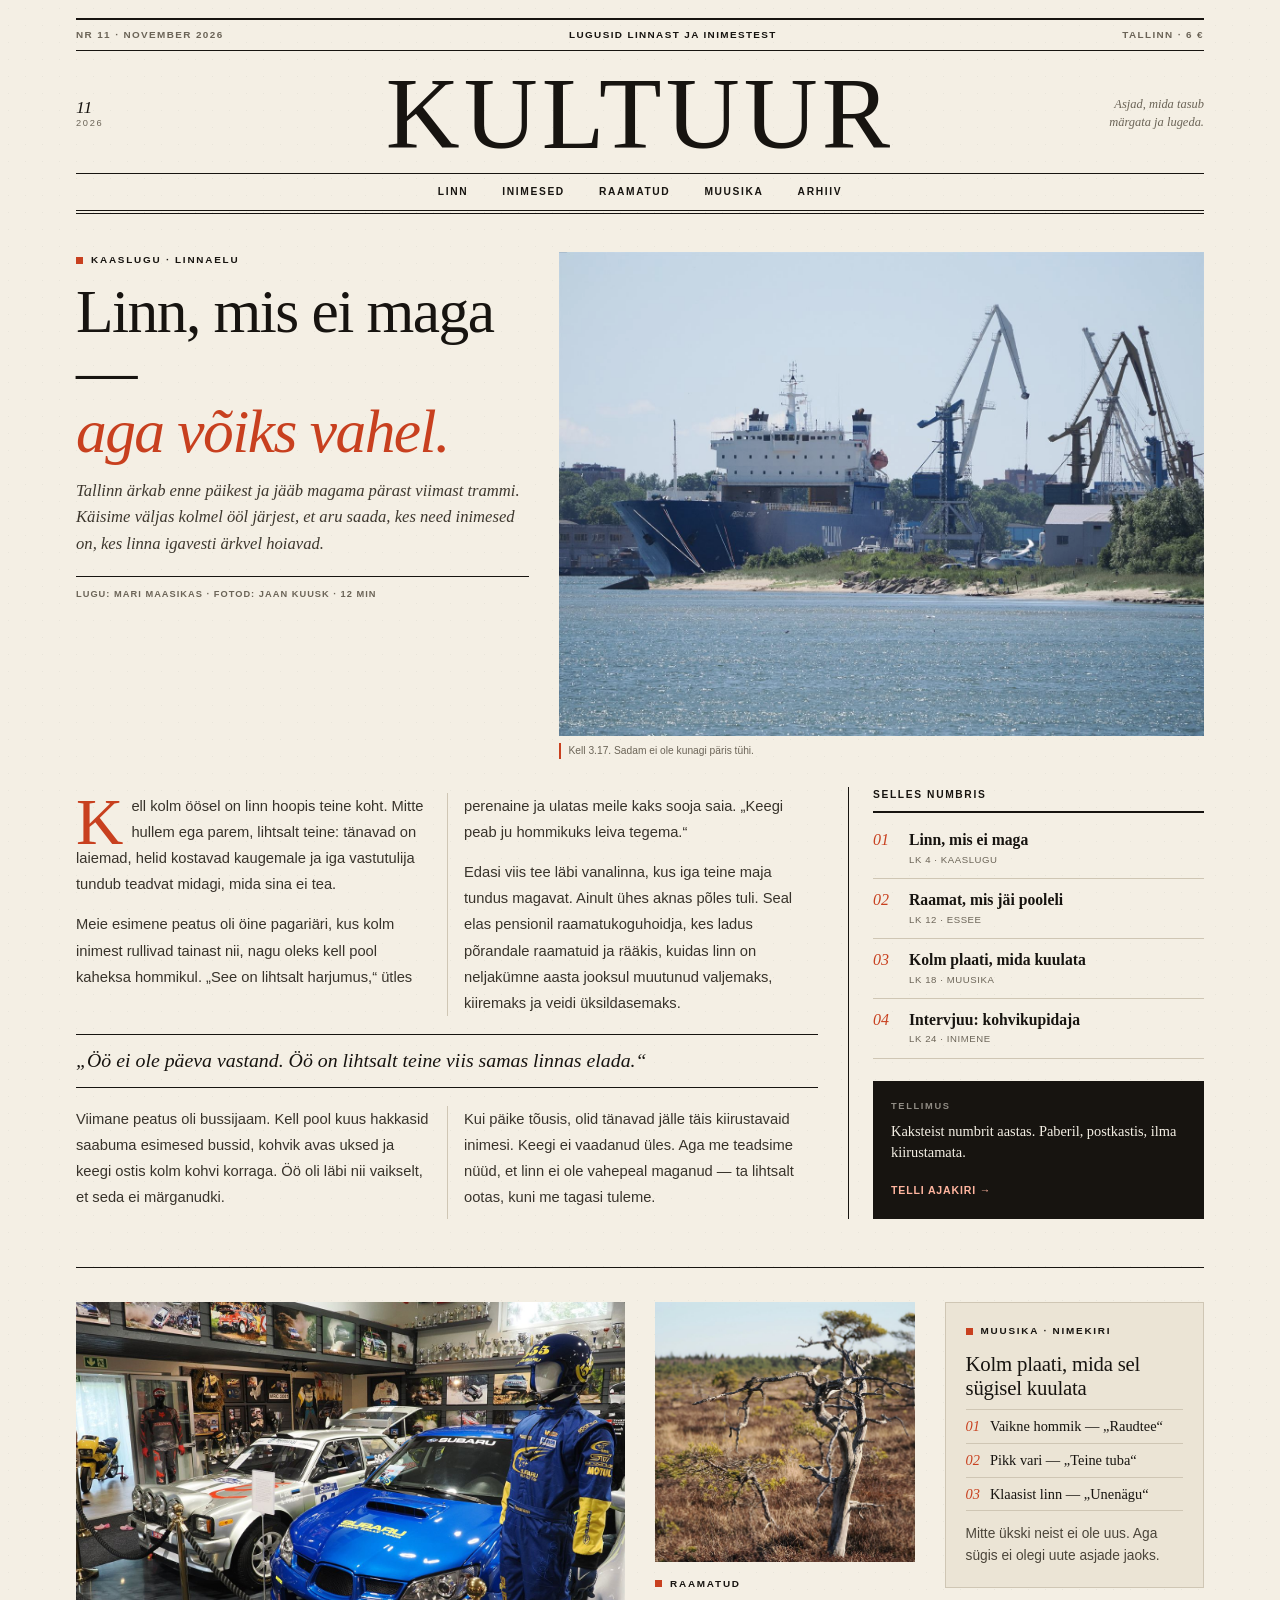
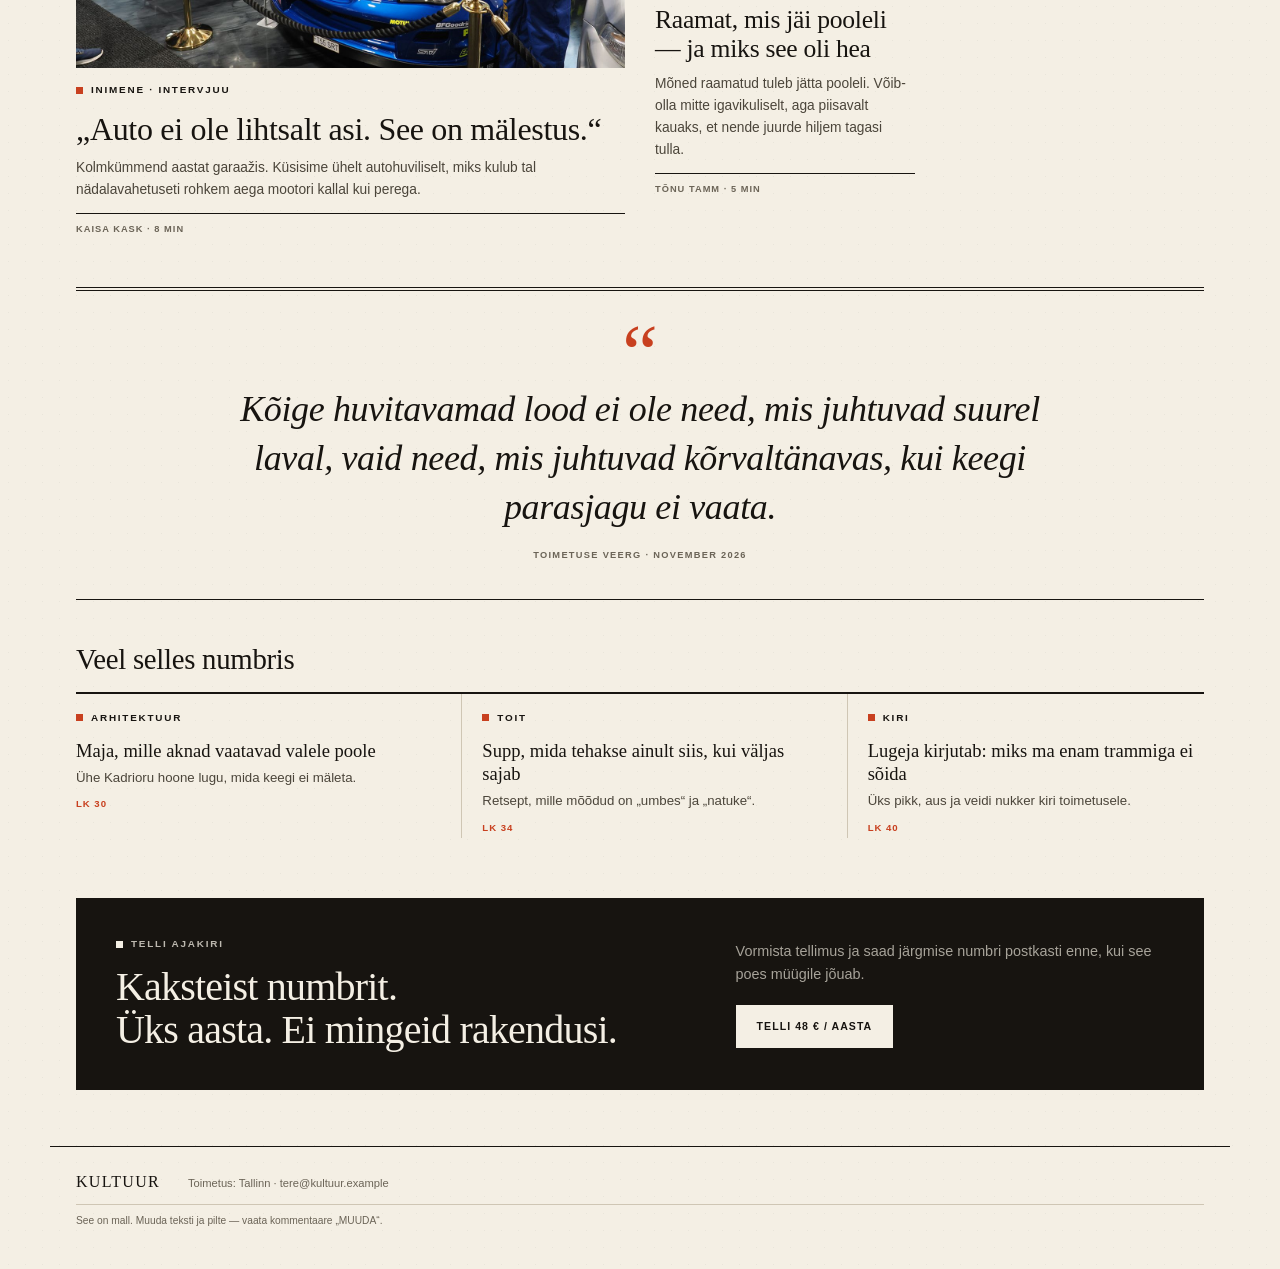
<file: mallid/ajakiri/index.html>
<!DOCTYPE html>
<html lang="et">
<head>
  <meta charset="utf-8">
  <meta name="viewport" content="width=device-width, initial-scale=1">
  <title>KULTUUR – november 2026</title>
  <meta name="description" content="Ajakirja stiilis veebileht – mall, mida saab muuta tekstide ja piltidega.">
  <link rel="stylesheet" href="stiil.css">
</head>
<body>

  <!-- ============================================================
       KULTUUR – ajakirja stiilis leht.
       Vaheta pealkirjad, lood ja pildid. Värvid on stiil.css failis.
       ============================================================ -->

  <header class="masthead">
    <div class="masthead__riba">
      <!-- ✏️ MUUDA: number ja kuupäev -->
      <span>Nr 11 · november 2026</span>
      <span class="masthead__keskel">Lugusid linnast ja inimestest</span>
      <span>Tallinn · 6 €</span>
    </div>

    <div class="masthead__pealkiri">
      <p class="masthead__number">11<br><span>2026</span></p>

      <!-- ✏️ MUUDA: väljaande nimi -->
      <h1>KULTUUR</h1>

      <p class="masthead__devise">Asjad, mida tasub<br>märgata ja lugeda.</p>
    </div>

    <nav class="masthead__nav" aria-label="Rubriigid">
      <a href="#linn">Linn</a>
      <a href="#inimesed">Inimesed</a>
      <a href="#raamatud">Raamatud</a>
      <a href="#muusika">Muusika</a>
      <a href="#arhiiv">Arhiiv</a>
    </nav>
  </header>

  <main>

    <!-- ================= KAASLUGU ================= -->
    <section class="lugu-pea" id="linn">
      <div class="lugu-pea__tekst">
        <p class="rubriik">Kaaslugu · linnaelu</p>

        <!-- ✏️ MUUDA: kaasloo pealkiri -->
        <h2>Linn, mis ei maga —<br><em>aga võiks vahel.</em></h2>

        <p class="juht">
          Tallinn ärkab enne päikest ja jääb magama pärast viimast trammi.
          Käisime väljas kolmel ööl järjest, et aru saada, kes need inimesed
          on, kes linna igavesti ärkvel hoiavad.
        </p>

        <p class="autor">Lugu: Mari Maasikas · Fotod: Jaan Kuusk · 12 min</p>
      </div>

      <figure class="lugu-pea__pilt">
        <!-- 🖼️ MUUDA: kaasloo pilt -->
        <img src="pildid/sadam.jpg" alt="Sadama kraanad ja laev õhtuses valguses">
        <figcaption>Kell 3.17. Sadam ei ole kunagi päris tühi.</figcaption>
      </figure>

      <div class="lugu-pea__sisu">
        <!-- ✏️ MUUDA: kaasloo tekst. Esimene lõik saab suure algustähe. -->
        <p class="esimene-taht">
          Kell kolm öösel on linn hoopis teine koht. Mitte hullem ega parem,
          lihtsalt teine: tänavad on laiemad, helid kostavad kaugemale ja
          iga vastutulija tundub teadvat midagi, mida sina ei tea.
        </p>
        <p>
          Meie esimene peatus oli öine pagariäri, kus kolm inimest rullivad
          tainast nii, nagu oleks kell pool kaheksa hommikul. „See on lihtsalt
          harjumus,“ ütles perenaine ja ulatas meile kaks sooja saia. „Keegi
          peab ju hommikuks leiva tegema.“
        </p>
        <p>
          Edasi viis tee läbi vanalinna, kus iga teine maja tundus magavat.
          Ainult ühes aknas põles tuli. Seal elas pensionil raamatukoguhoidja,
          kes ladus põrandale raamatuid ja rääkis, kuidas linn on neljakümne
          aasta jooksul muutunud valjemaks, kiiremaks ja veidi üksildasemaks.
        </p>

        <p class="tõstetud">
          „Öö ei ole päeva vastand. Öö on lihtsalt teine viis samas linnas elada.“
        </p>

        <p>
          Viimane peatus oli bussijaam. Kell pool kuus hakkasid saabuma
          esimesed bussid, kohvik avas uksed ja keegi ostis kolm kohvi korraga.
          Öö oli läbi nii vaikselt, et seda ei märganudki.
        </p>
        <p>
          Kui päike tõusis, olid tänavad jälle täis kiirustavaid inimesi.
          Keegi ei vaadanud üles. Aga me teadsime nüüd, et linn ei ole
          vahepeal maganud — ta lihtsalt ootas, kuni me tagasi tuleme.
        </p>
      </div>

      <aside class="sisukord">
        <h3>Selles numbris</h3>

        <ol>
          <!-- ✏️ MUUDA: sisukord -->
          <li>
            <span class="sisukord__number">01</span>
            <div>
              <h4>Linn, mis ei maga</h4>
              <p>lk 4 · kaaslugu</p>
            </div>
          </li>
          <li>
            <span class="sisukord__number">02</span>
            <div>
              <h4>Raamat, mis jäi pooleli</h4>
              <p>lk 12 · essee</p>
            </div>
          </li>
          <li>
            <span class="sisukord__number">03</span>
            <div>
              <h4>Kolm plaati, mida kuulata</h4>
              <p>lk 18 · muusika</p>
            </div>
          </li>
          <li>
            <span class="sisukord__number">04</span>
            <div>
              <h4>Intervjuu: kohvikupidaja</h4>
              <p>lk 24 · inimene</p>
            </div>
          </li>
        </ol>

        <div class="tellimus">
          <p class="tellimus__silt">Tellimus</p>
          <p>Kaksteist numbrit aastas. Paberil, postkastis, ilma kiirustamata.</p>
          <a href="#tellimus">Telli ajakiri →</a>
        </div>
      </aside>
    </section>

    <!-- ================= ARTIKLID ================= -->
    <section class="artiklid" id="inimesed">
      <article class="artikkel artikkel--suur">
        <figure class="artikkel__pilt">
          <!-- 🖼️ MUUDA: esimese artikli pilt -->
          <img src="pildid/automess.jpg" alt="Auto näitusel ja inimene selle kõrval" loading="lazy">
        </figure>
        <p class="rubriik">Inimene · intervjuu</p>
        <h3>„Auto ei ole lihtsalt asi. See on mälestus.“</h3>
        <p class="artikkel__juht">
          Kolmkümmend aastat garaažis. Küsisime ühelt autohuviliselt, miks
          kulub tal nädalavahetuseti rohkem aega mootori kallal kui perega.
        </p>
        <p class="autor">Kaisa Kask · 8 min</p>
      </article>

      <article class="artikkel artikkel--keskmine" id="raamatud">
        <figure class="artikkel__pilt artikkel__pilt--ruut">
          <!-- 🖼️ MUUDA: teise artikli pilt -->
          <img src="pildid/raba-puud.jpg" alt="Puud rabas" loading="lazy">
        </figure>
        <p class="rubriik">Raamatud</p>
        <h3>Raamat, mis jäi pooleli — ja miks see oli hea</h3>
        <p class="artikkel__juht">
          Mõned raamatud tuleb jätta pooleli. Võib-olla mitte igavikuliselt,
          aga piisavalt kauaks, et nende juurde hiljem tagasi tulla.
        </p>
        <p class="autor">Tõnu Tamm · 5 min</p>
      </article>

      <article class="artikkel artikkel--vaike" id="muusika">
        <p class="rubriik">Muusika · nimekiri</p>
        <h3>Kolm plaati, mida sel sügisel kuulata</h3>
        <ol class="nimekiri">
          <li><span>01</span> Vaikne hommik — „Raudtee“</li>
          <li><span>02</span> Pikk vari — „Teine tuba“</li>
          <li><span>03</span> Klaasist linn — „Unenägu“</li>
        </ol>
        <p class="artikkel__juht">
          Mitte ükski neist ei ole uus. Aga sügis ei olegi uute asjade jaoks.
        </p>
      </article>
    </section>

    <!-- ================= TSITAAT ================= -->
    <section class="tsitaat-ajakiri">
      <p class="tsitaat-ajakiri__mark" aria-hidden="true">“</p>
      <blockquote>
        Kõige huvitavamad lood ei ole need, mis juhtuvad suurel laval,
        vaid need, mis juhtuvad kõrvaltänavas, kui keegi parasjagu ei vaata.
      </blockquote>
      <cite>Toimetuse veerg · november 2026</cite>
    </section>

    <!-- ================= VEEL NUMBRIS ================= -->
    <section class="veel" id="arhiiv">
      <h2 class="veel__pealkiri">Veel selles numbris</h2>

      <div class="veel__vorgustik">
        <!-- ✏️ MUUDA: väiksemad lood -->
        <article class="vaike-lugu">
          <p class="rubriik">Arhitektuur</p>
          <h3>Maja, mille aknad vaatavad valele poole</h3>
          <p>Ühe Kadrioru hoone lugu, mida keegi ei mäleta.</p>
          <span class="vaike-lugu__lehekulg">lk 30</span>
        </article>

        <article class="vaike-lugu">
          <p class="rubriik">Toit</p>
          <h3>Supp, mida tehakse ainult siis, kui väljas sajab</h3>
          <p>Retsept, mille mõõdud on „umbes“ ja „natuke“.</p>
          <span class="vaike-lugu__lehekulg">lk 34</span>
        </article>

        <article class="vaike-lugu">
          <p class="rubriik">Kiri</p>
          <h3>Lugeja kirjutab: miks ma enam trammiga ei sõida</h3>
          <p>Üks pikk, aus ja veidi nukker kiri toimetusele.</p>
          <span class="vaike-lugu__lehekulg">lk 40</span>
        </article>
      </div>
    </section>

    <!-- ================= TELLIMUS ================= -->
    <section class="tellimus-riba" id="tellimus">
      <div>
        <p class="rubriik rubriik--hele">Telli ajakiri</p>
        <h2>Kaksteist numbrit.<br>Üks aasta. Ei mingeid rakendusi.</h2>
      </div>
      <div class="tellimus-riba__parem">
        <p>Vormista tellimus ja saad järgmise numbri postkasti enne, kui see poes müügile jõuab.</p>
        <!-- ✏️ MUUDA: tellimuse link või e-post -->
        <a class="tellimus-riba__nupp" href="mailto:tere@kultuur.example">Telli 48 € / aasta</a>
      </div>
    </section>
  </main>

  <footer class="jalus">
    <!-- ✏️ MUUDA: väljaande andmed -->
    <p class="jalus__nimi">KULTUUR</p>
    <p>Toimetus: Tallinn · tere@kultuur.example</p>
    <p class="jalus__vaike">See on mall. Muuda teksti ja pilte — vaata kommentaare „MUUDA“.</p>
  </footer>

</body>
</html>
</file>
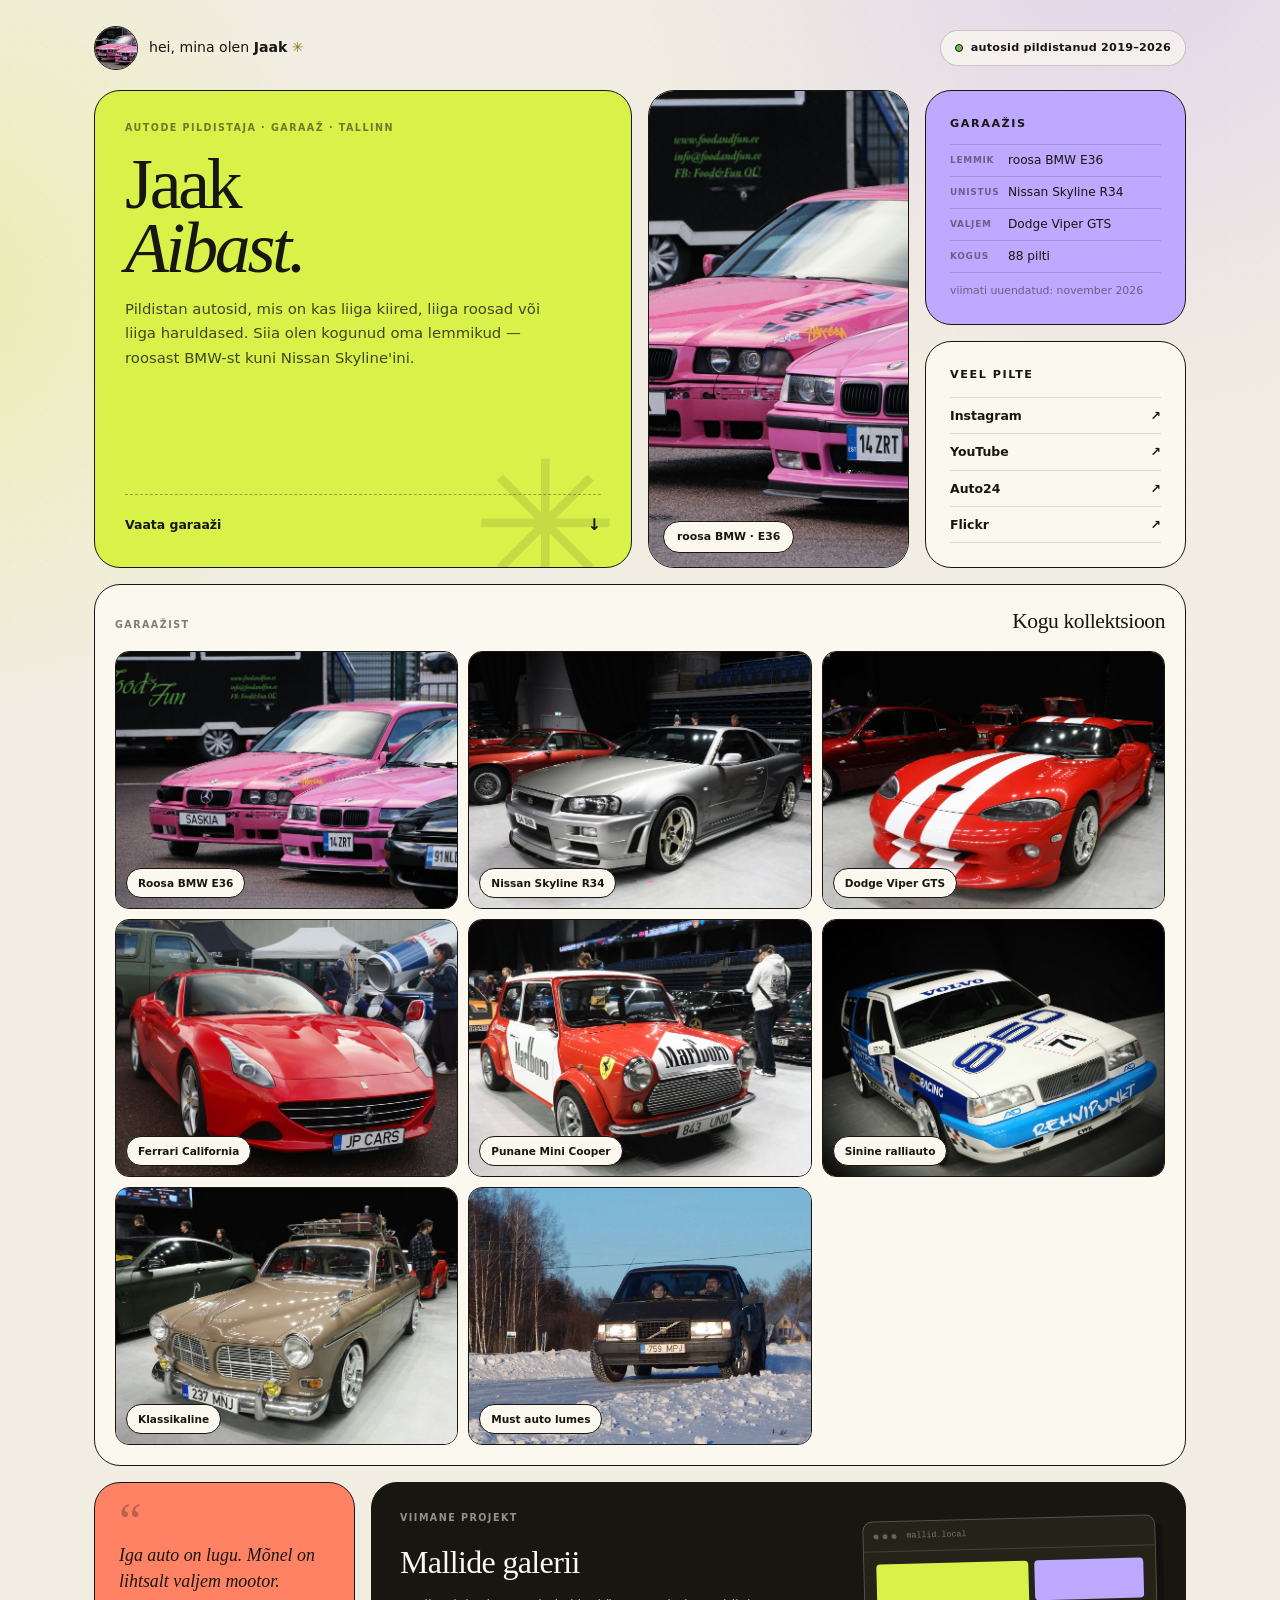
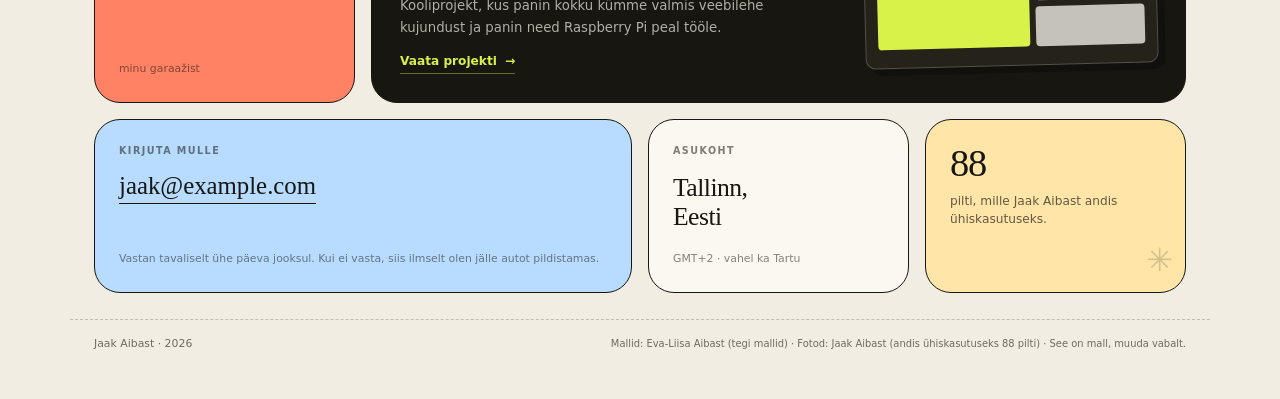
<file: mallid/bento/index.html>
<!DOCTYPE html>
<html lang="et">
<head>
  <meta charset="utf-8">
  <meta name="viewport" content="width=device-width, initial-scale=1">
  <title>Jaak Aibast – autod</title>
  <meta name="description" content="Bento-stiilis autode leht – mall, mida saab muuta tekstide, piltide ja linkidega.">
  <link rel="stylesheet" href="stiil.css">
</head>
<body>

  <!-- ============================================================
       BENTO – autode ja garaaži leht kaartide mosaiigina.
       Iga kaart on eraldi <section>. Muuda teksti, pilte ja linke.
       ============================================================ -->

  <div class="taust" aria-hidden="true"></div>

  <header class="pais">
    <div class="pais__mina">
      <!-- 🖼️ MUUDA: sinu väike profiilipilt -->
      <img class="pais__pilt" src="pildid/roosad-bmw-d.jpg" alt="Roosa BMW esituli">
      <p>hei, mina olen <strong>Jaak</strong> <span aria-hidden="true">✳</span></p>
    </div>

    <p class="pais__staatus">
      <span class="pais__punkt" aria-hidden="true"></span>
      autosid pildistanud 2019–2026
    </p>
  </header>

  <main class="vorgustik">

    <!-- ================= TUTVUSTUS ================= -->
    <section class="kaart kaart--tutvustus">
      <p class="silt">autode pildistaja · garaaž · Tallinn</p>

      <!-- ✏️ MUUDA: suur nimi -->
      <h1>Jaak<br><em>Aibast.</em></h1>

      <!-- ✏️ MUUDA: lühitutvustus -->
      <p class="tutvustus">
        Pildistan autosid, mis on kas liiga kiired, liiga roosad või liiga
        haruldased. Siia olen kogunud oma lemmikud — roosast BMW-st kuni
        Nissan Skyline'ini.
      </p>

      <a class="tutvustus__nool" href="#autod">Vaata garaaži <span aria-hidden="true">↓</span></a>

      <span class="kaart__taht" aria-hidden="true">✳</span>
    </section>

    <!-- ================= SUUR PILT ================= -->
    <section class="kaart kaart--pilt">
      <!-- 🖼️ MUUDA: suur lemmikpilt -->
      <img src="pildid/roosad-bmw-d.jpg" alt="Roosa BMW E36 esiosa">
      <span class="pildi-silt">roosa BMW · E36</span>
    </section>

    <!-- ================= GARAAŽIS ================= -->
    <section class="kaart kaart--praegu">
      <h2>garaažis</h2>

      <ul class="praegu-nimekiri">
        <!-- ✏️ MUUDA: autod ja märksõnad -->
        <li><span>lemmik</span> roosa BMW E36</li>
        <li><span>unistus</span> Nissan Skyline R34</li>
        <li><span>valjem</span> Dodge Viper GTS</li>
        <li><span>kogus</span> 88 pilti</li>
      </ul>

      <p class="kaart__vaike">viimati uuendatud: november 2026</p>
    </section>

    <!-- ================= Lingid ================= -->
    <section class="kaart kaart--lingid" id="lingid">
      <h2>veel pilte</h2>

      <div class="lingid">
        <!-- ✏️ MUUDA: sinu lingid ja aadressid -->
        <a href="#">Instagram <span aria-hidden="true">↗</span></a>
        <a href="#">YouTube <span aria-hidden="true">↗</span></a>
        <a href="#">Auto24 <span aria-hidden="true">↗</span></a>
        <a href="#">Flickr <span aria-hidden="true">↗</span></a>
      </div>
    </section>

    <!-- ================= AUTOD ================= -->
    <section class="kaart kaart--autod" id="autod">
      <div class="autod__pais">
        <p class="silt">garaažist</p>
        <h2>Kogu kollektsioon</h2>
      </div>

      <div class="autod__rida">
        <figure>
          <!-- 🖼️ MUUDA: auto pilt ja nimi -->
          <img src="pildid/roosad-bmw-d.jpg" alt="Roosa BMW E36" loading="lazy">
          <figcaption>Roosa BMW E36</figcaption>
        </figure>
        <figure>
          <img src="pildid/hobedane-skyline.jpg" alt="Hõbedane Nissan Skyline R34" loading="lazy">
          <figcaption>Nissan Skyline R34</figcaption>
        </figure>
        <figure>
          <img src="pildid/punane-sportauto.jpg" alt="Punane Dodge Viper valgete triipudega" loading="lazy">
          <figcaption>Dodge Viper GTS</figcaption>
        </figure>
        <figure>
          <img src="pildid/punane-ferrari.jpg" alt="Punane Ferrari California" loading="lazy">
          <figcaption>Ferrari California</figcaption>
        </figure>
        <figure>
          <img src="pildid/punane-mini.jpg" alt="Punane Mini Cooper" loading="lazy">
          <figcaption>Punane Mini Cooper</figcaption>
        </figure>
        <figure>
          <img src="pildid/sinine-ralliauto.jpg" alt="Sinine ralliauto" loading="lazy">
          <figcaption>Sinine ralliauto</figcaption>
        </figure>
        <figure>
          <img src="pildid/hobedane-klassikaline.jpg" alt="Hõbedane klassikaline auto" loading="lazy">
          <figcaption>Klassikaline</figcaption>
        </figure>
        <figure>
          <img src="pildid/must-auto-lumes.jpg" alt="Must auto lumes" loading="lazy">
          <figcaption>Must auto lumes</figcaption>
        </figure>
      </div>
    </section>

    <!-- ================= TSITAAT ================= -->
    <section class="kaart kaart--tsitaat">
      <!-- ✏️ MUUDA: tsitaat -->
      <p class="tsitaat__mark" aria-hidden="true">“</p>
      <p class="tsitaat__tekst">
        Iga auto on lugu. Mõnel on lihtsalt valjem mootor.
      </p>
      <p class="kaart__vaike">minu garaažist</p>
    </section>

    <!-- ================= PROJEKT ================= -->
    <section class="kaart kaart--projekt">
      <div class="projekt__tekst">
        <p class="silt silt--hele">viimane projekt</p>

        <!-- ✏️ MUUDA: projekti nimi ja kirjeldus -->
        <h2>Mallide galerii</h2>
        <p>
          Kooliprojekt, kus panin kokku kümme valmis veebilehe kujundust
          ja panin need Raspberry Pi peal tööle.
        </p>
        <a class="projekt__link" href="#">Vaata projekti <span aria-hidden="true">→</span></a>
      </div>

      <div class="projekt__aken" aria-hidden="true">
        <div class="projekt__riba">
          <i></i><i></i><i></i>
          <span>mallid.local</span>
        </div>
        <div class="projekt__sisu">
          <span class="plokk plokk--laim"></span>
          <span class="plokk plokk--lilla"></span>
          <span class="plokk plokk--hele"></span>
          <span class="plokk plokk--joon"></span>
        </div>
      </div>
    </section>

    <!-- ================= KONTAKT ================= -->
    <section class="kaart kaart--kontakt">
      <p class="silt">kirjuta mulle</p>

      <!-- ✏️ MUUDA: e-posti aadress -->
      <a class="kontakt__meil" href="mailto:jaak@example.com">jaak@example.com</a>

      <p class="kaart__vaike">
        Vastan tavaliselt ühe päeva jooksul. Kui ei vasta, siis ilmselt
        olen jälle autot pildistamas.
      </p>
    </section>

    <!-- ================= ASUKOHT ================= -->
    <section class="kaart kaart--asukoht">
      <p class="silt">asukoht</p>
      <p class="asukoht__linn">Tallinn,<br>Eesti</p>
      <p class="kaart__vaike">GMT+2 · vahel ka Tartu</p>
    </section>

    <!-- ================= Väike fakt ================= -->
    <section class="kaart kaart--fakt">
      <p class="fakt__number">88</p>
      <p class="fakt__tekst">pilti, mille Jaak Aibast andis ühiskasutuseks.</p>
      <span class="fakt__taht" aria-hidden="true">✳</span>
    </section>

  </main>

  <footer class="jalus">
    <!-- ✏️ MUUDA: jaluse tekst ja autorid -->
    <p>Jaak Aibast · 2026</p>
    <p class="jalus__vaike">
      Mallid: Eva-Liisa Aibast (tegi mallid) · Fotod: Jaak Aibast (andis ühiskasutuseks 88 pilti)
      · See on mall, muuda vabalt.
    </p>
  </footer>

</body>
</html>
</file>
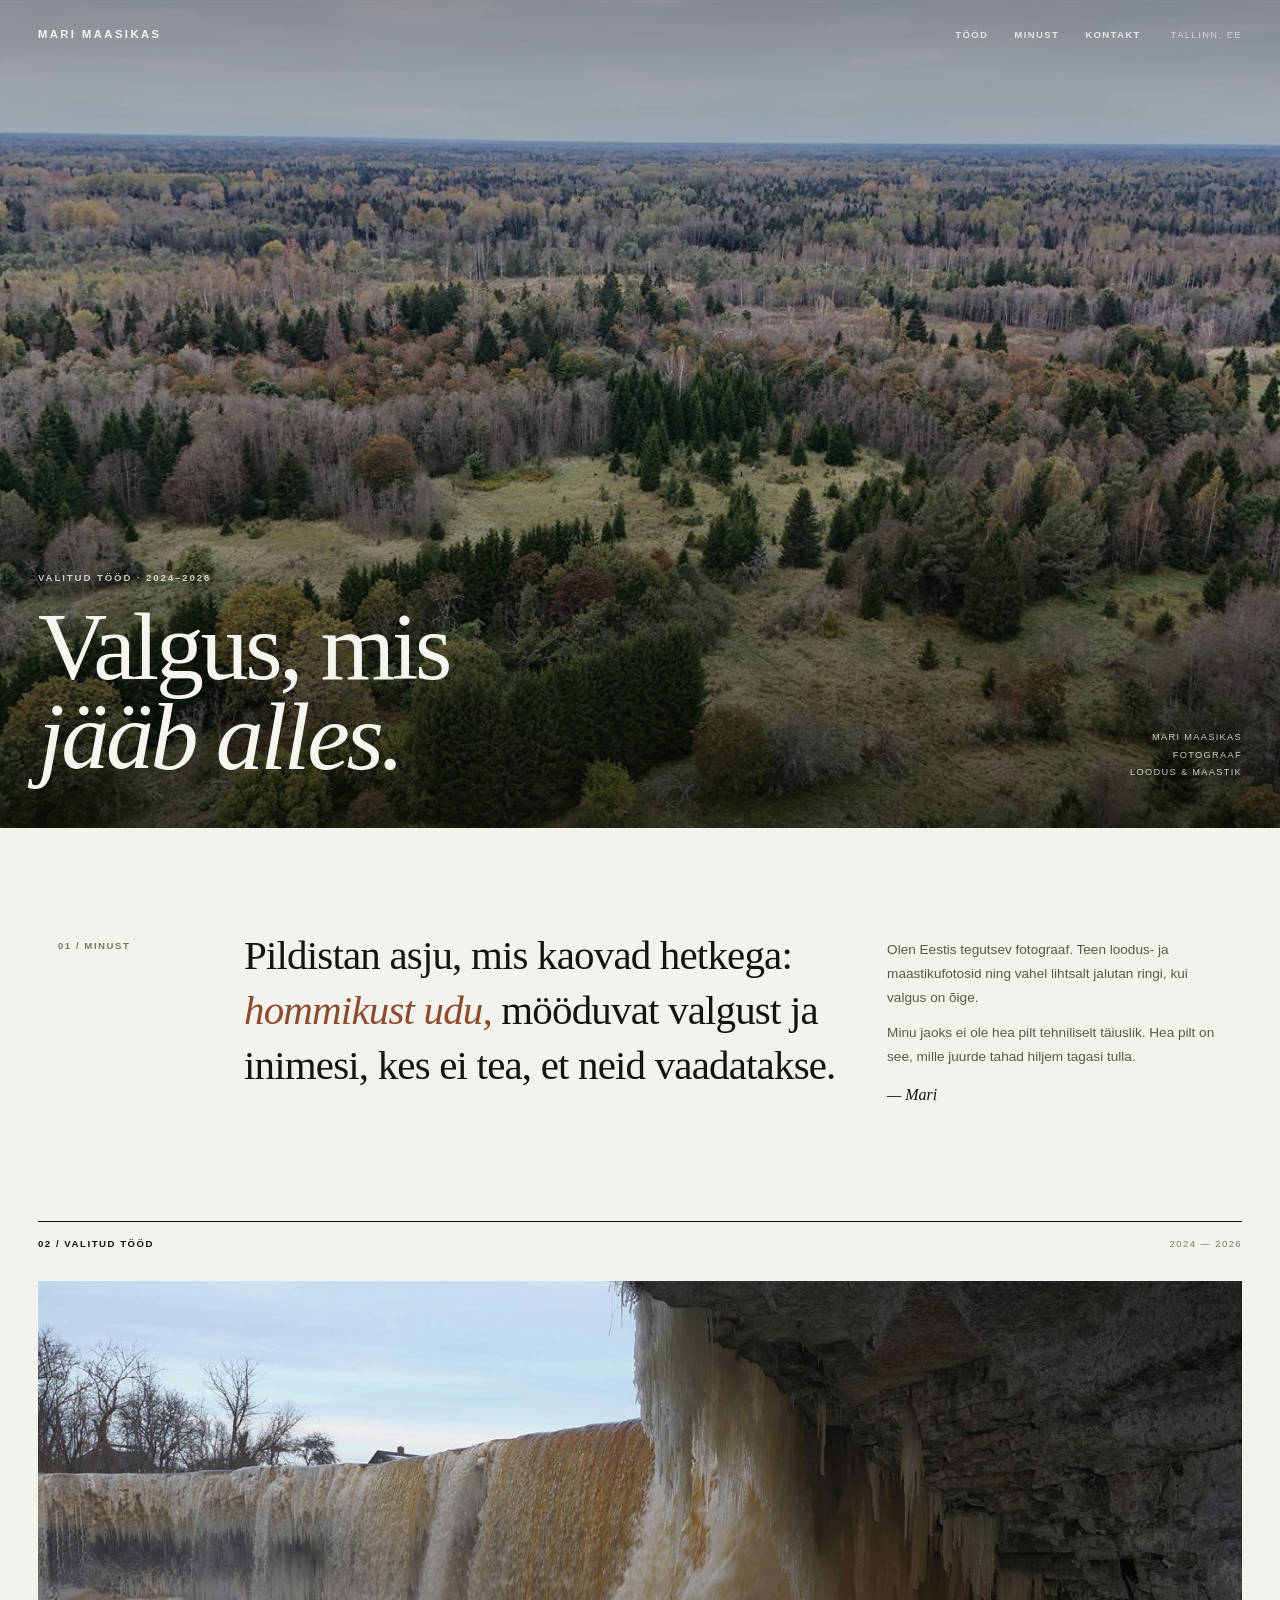
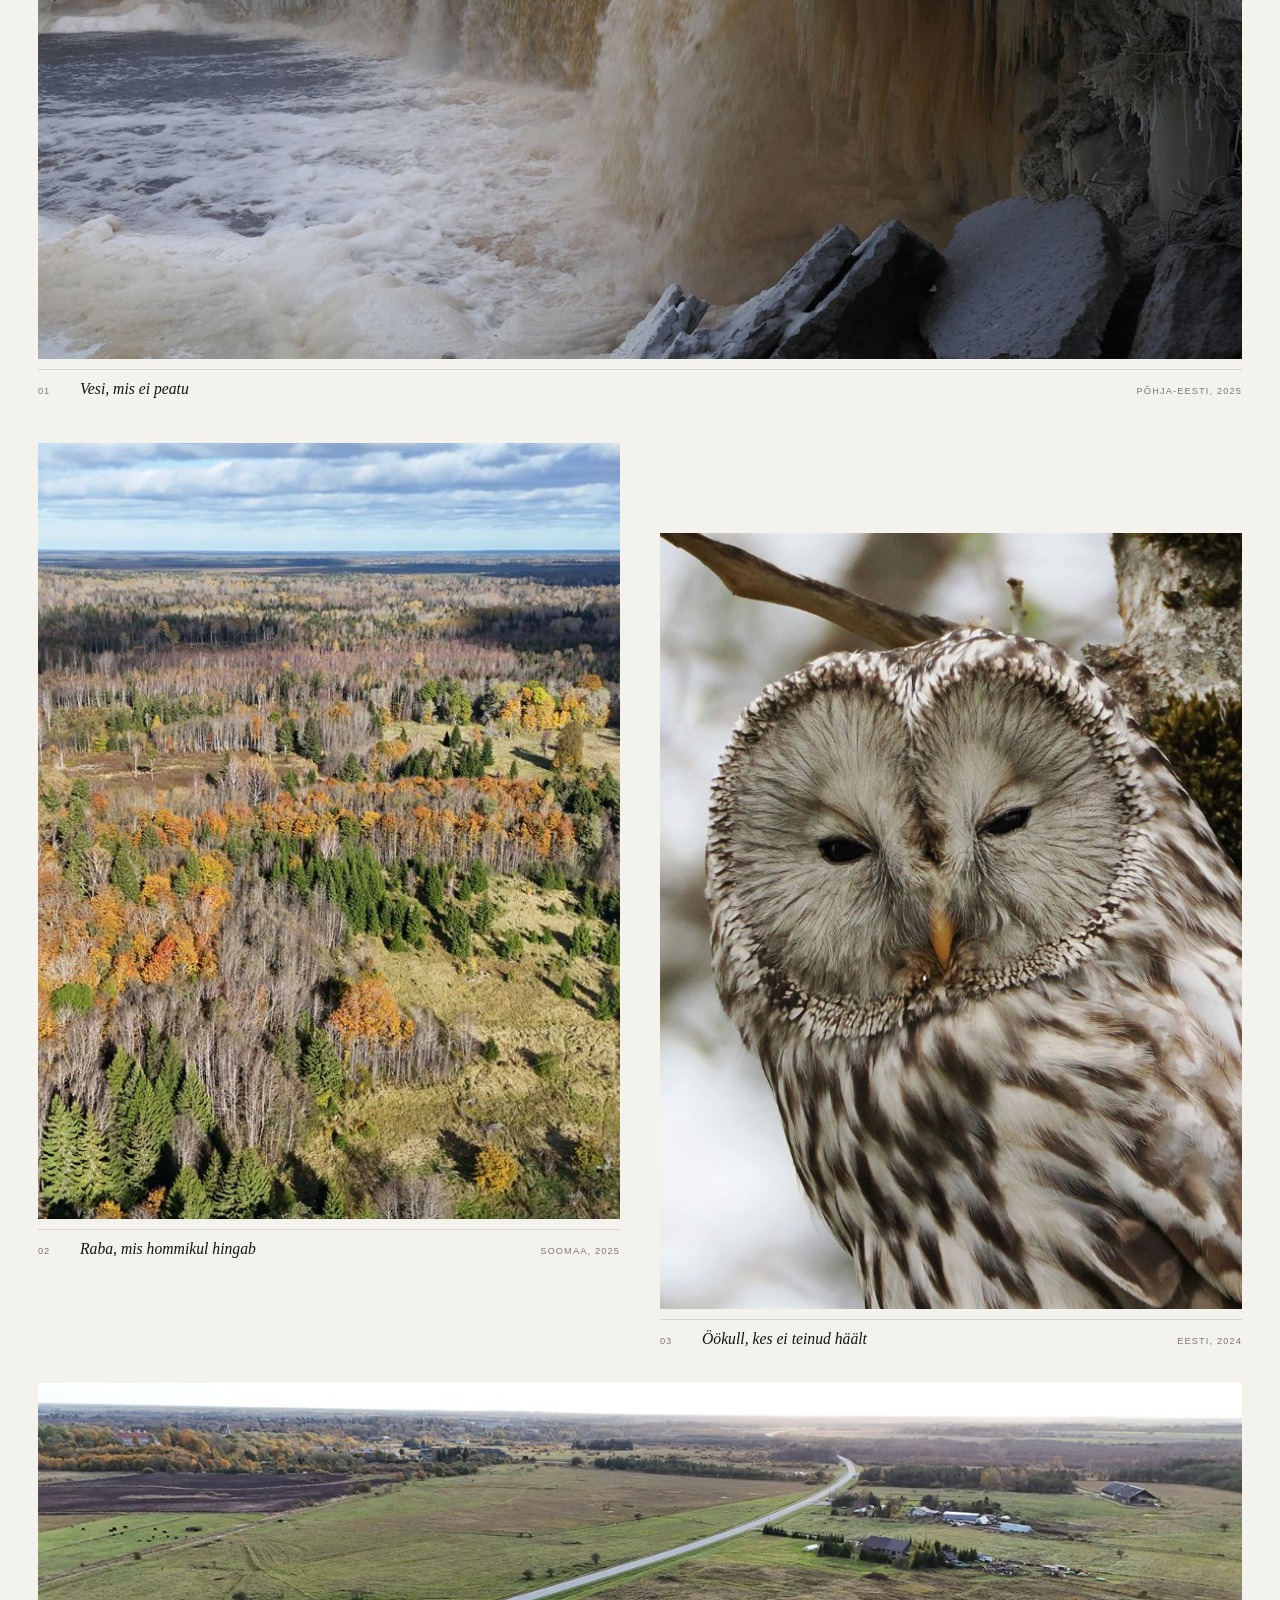
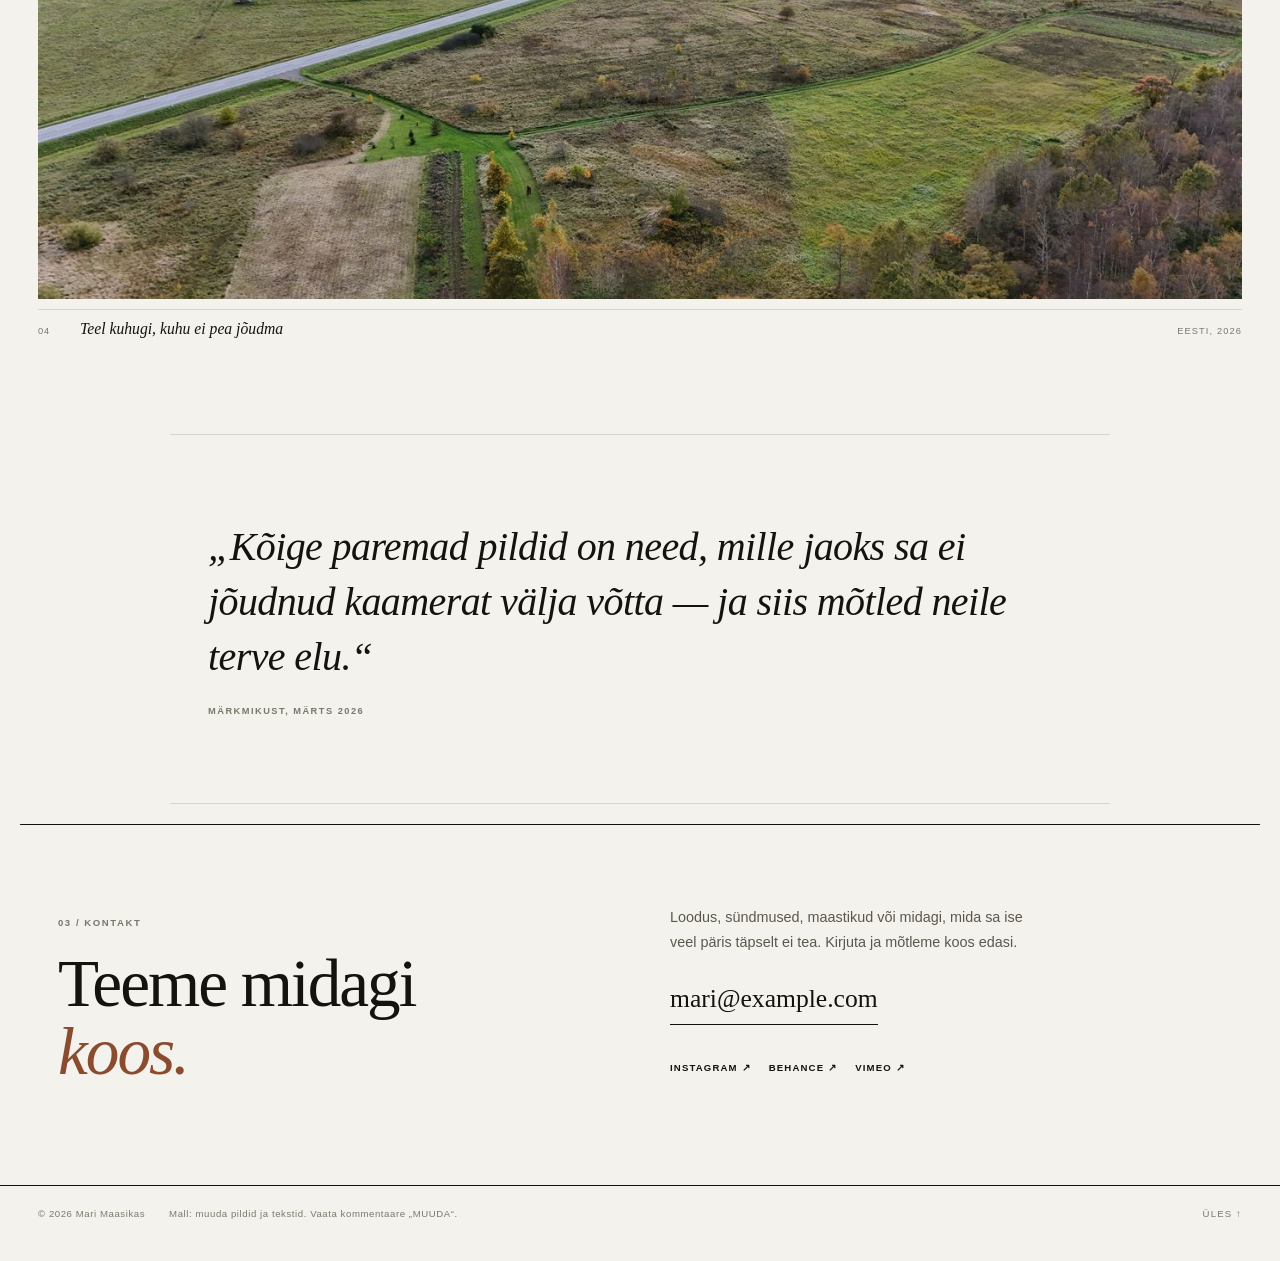
<file: mallid/fotoportfoolio/index.html>
<!DOCTYPE html>
<html lang="et">
<head>
  <meta charset="utf-8">
  <meta name="viewport" content="width=device-width, initial-scale=1">
  <title>Mari Maasikas – fotograaf</title>
  <meta name="description" content="Minimalistlik fotoportfoolio – mall, mida saab muuta piltide ja tekstiga.">
  <link rel="stylesheet" href="stiil.css">
</head>
<body>

  <!-- ============================================================
       FOTOPORTFOOLIO – suured pildid, vähe sõnu.
       Asenda pildid oma fotodega ja muuda allkirjad.
       ============================================================ -->

  <main>

    <!-- ================= KANGELANE ================= -->
    <section class="kangelane">
      <!-- 🖼️ MUUDA: suur avafoto (soovitavalt lai, vähemalt 1600 px) -->
      <img class="kangelane__foto" src="pildid/sugismets-droon.jpg" alt="Sügisene metsavaade droonilt">

      <header class="pais">
        <!-- ✏️ MUUDA: sinu nimi -->
        <a class="pais__nimi" href="#">MARI MAASIKAS</a>

        <nav class="pais__nav" aria-label="Menüü">
          <a href="#tood">Tööd</a>
          <a href="#minust">Minust</a>
          <a href="#kontakt">Kontakt</a>
        </nav>

        <!-- ✏️ MUUDA: asukoht -->
        <span class="pais__koht">Tallinn, EE</span>
      </header>

      <div class="kangelane__sisu">
        <!-- ✏️ MUUDA: väike silt -->
        <p class="kangelane__silt">Valitud tööd · 2024–2026</p>

        <!-- ✏️ MUUDA: suur pealkiri -->
        <h1>Valgus, mis<br><em>jääb alles.</em></h1>
      </div>

      <div class="kangelane__meta">
        <p>Mari Maasikas</p>
        <p>fotograaf</p>
        <!-- ✏️ MUUDA: aasta või projekt -->
        <p>loodus &amp; maastik</p>
      </div>
    </section>

    <!-- ================= TUTVUSTUS ================= -->
    <section class="tutvustus" id="minust">
      <p class="tutvustus__number">01 / minust</p>

      <!-- ✏️ MUUDA: suur tutvustav lause -->
      <p class="tutvustus__suur">
        Pildistan asju, mis kaovad hetkega: <em>hommikust udu,</em>
        mööduvat valgust ja inimesi, kes ei tea, et neid vaadatakse.
      </p>

      <div class="tutvustus__vaike">
        <!-- ✏️ MUUDA: lühike tekst endast -->
        <p>
          Olen Eestis tegutsev fotograaf. Teen loodus- ja maastikufotosid
          ning vahel lihtsalt jalutan ringi, kui valgus on õige.
        </p>
        <p>
          Minu jaoks ei ole hea pilt tehniliselt täiuslik. Hea pilt on see,
          mille juurde tahad hiljem tagasi tulla.
        </p>
        <p class="tutvustus__allkiri">— Mari</p>
      </div>
    </section>

    <!-- ================= TÖÖD ================= -->
    <section class="tood" id="tood">
      <div class="tood__pais">
        <p class="tutvustus__number">02 / valitud tööd</p>
        <p class="tood__aasta">2024 — 2026</p>
      </div>

      <!-- 🖼️ MUUDA: esimene, lai pilt -->
      <figure class="pilt pilt--lai">
        <div class="pilt__raam">
          <img src="pildid/juga.jpg" alt="Juga metsas" loading="lazy">
        </div>
        <figcaption>
          <span class="pilt__number">01</span>
          <span class="pilt__nimi">Vesi, mis ei peatu</span>
          <span class="pilt__koht">Põhja-Eesti, 2025</span>
        </figcaption>
      </figure>

      <div class="piltide-paar">
        <!-- 🖼️ MUUDA: teine pilt -->
        <figure class="pilt pilt--portree">
          <div class="pilt__raam">
            <img src="pildid/raba-droon.jpg" alt="Raba hommikuses udus" loading="lazy">
          </div>
          <figcaption>
            <span class="pilt__number">02</span>
            <span class="pilt__nimi">Raba, mis hommikul hingab</span>
            <span class="pilt__koht">Soomaa, 2025</span>
          </figcaption>
        </figure>

        <!-- 🖼️ MUUDA: kolmas pilt -->
        <figure class="pilt pilt--portree pilt--nihkes">
          <div class="pilt__raam">
            <img src="pildid/ookull-oksal.jpg" alt="Öökull oksal" loading="lazy">
          </div>
          <figcaption>
            <span class="pilt__number">03</span>
            <span class="pilt__nimi">Öökull, kes ei teinud häält</span>
            <span class="pilt__koht">Eesti, 2024</span>
          </figcaption>
        </figure>
      </div>

      <!-- 🖼️ MUUDA: neljas, lai pilt -->
      <figure class="pilt pilt--lai pilt--laiem">
        <div class="pilt__raam">
          <img src="pildid/maantee-droon.jpg" alt="Maantee läbi sügise maastiku" loading="lazy">
        </div>
        <figcaption>
          <span class="pilt__number">04</span>
          <span class="pilt__nimi">Teel kuhugi, kuhu ei pea jõudma</span>
          <span class="pilt__koht">Eesti, 2026</span>
        </figcaption>
      </figure>
    </section>

    <!-- ================= TSITAAT ================= -->
    <section class="tsitaat">
      <!-- ✏️ MUUDA: tsitaat -->
      <blockquote>
        „Kõige paremad pildid on need, mille jaoks sa ei jõudnud kaamerat
        välja võtta — ja siis mõtled neile terve elu.“
      </blockquote>
      <p class="tsitaat__allkiri">Märkmikust, märts 2026</p>
    </section>

    <!-- ================= KONTAKT ================= -->
    <section class="kontakt" id="kontakt">
      <div>
        <p class="tutvustus__number">03 / kontakt</p>
        <!-- ✏️ MUUDA: kontaktpealkiri -->
        <h2>Teeme midagi<br><em>koos.</em></h2>
      </div>

      <div class="kontakt__parem">
        <p>
          Loodus, sündmused, maastikud või midagi, mida sa ise veel päris
          täpselt ei tea. Kirjuta ja mõtleme koos edasi.
        </p>

        <!-- ✏️ MUUDA: e-post -->
        <a class="kontakt__meil" href="mailto:mari@example.com">mari@example.com</a>

        <ul class="kontakt__lingid">
          <!-- ✏️ MUUDA: sotsiaalmeedia lingid -->
          <li><a href="#">Instagram <span aria-hidden="true">↗</span></a></li>
          <li><a href="#">Behance <span aria-hidden="true">↗</span></a></li>
          <li><a href="#">Vimeo <span aria-hidden="true">↗</span></a></li>
        </ul>
      </div>
    </section>
  </main>

  <footer class="jalus">
    <!-- ✏️ MUUDA: jaluse tekst -->
    <p>© 2026 Mari Maasikas</p>
    <p class="jalus__vaike">Mall: muuda pildid ja tekstid. Vaata kommentaare „MUUDA“.</p>
    <a class="jalus__ules" href="#">Üles ↑</a>
  </footer>

</body>
</html>
</file>
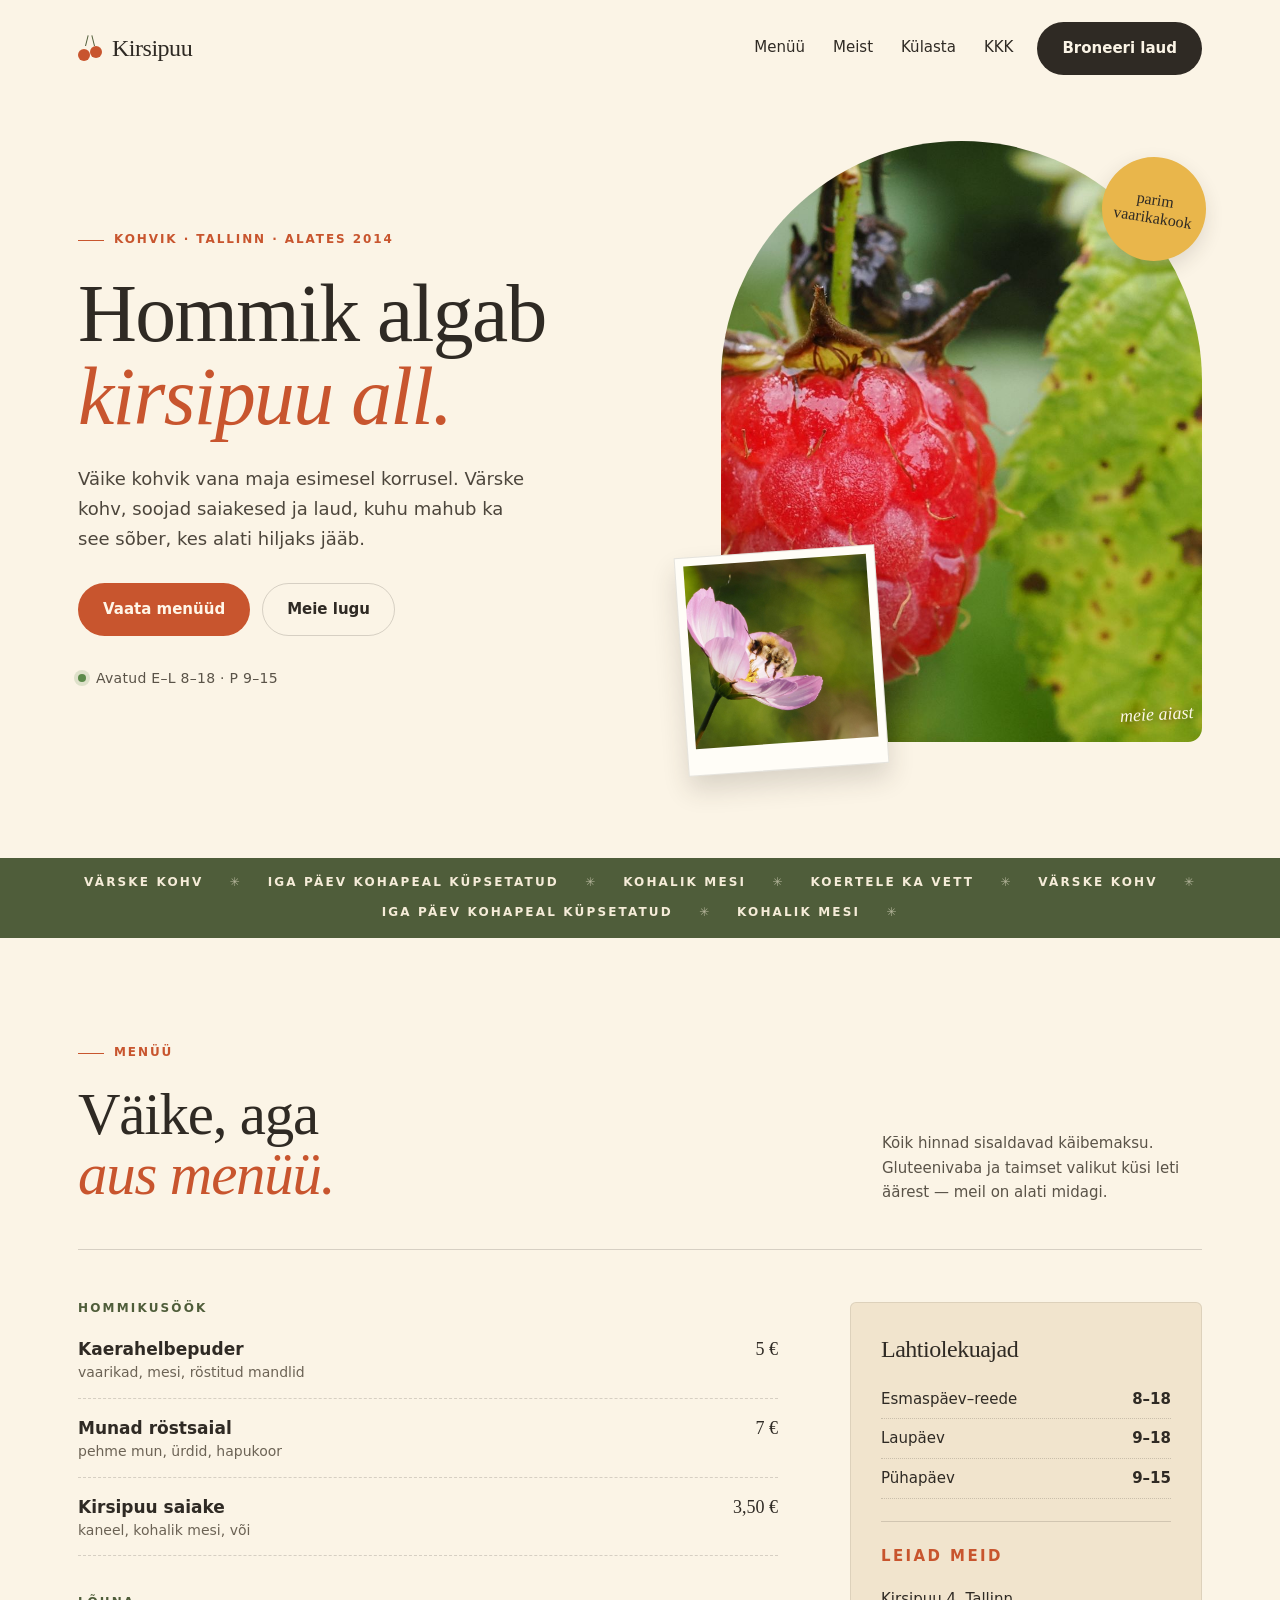
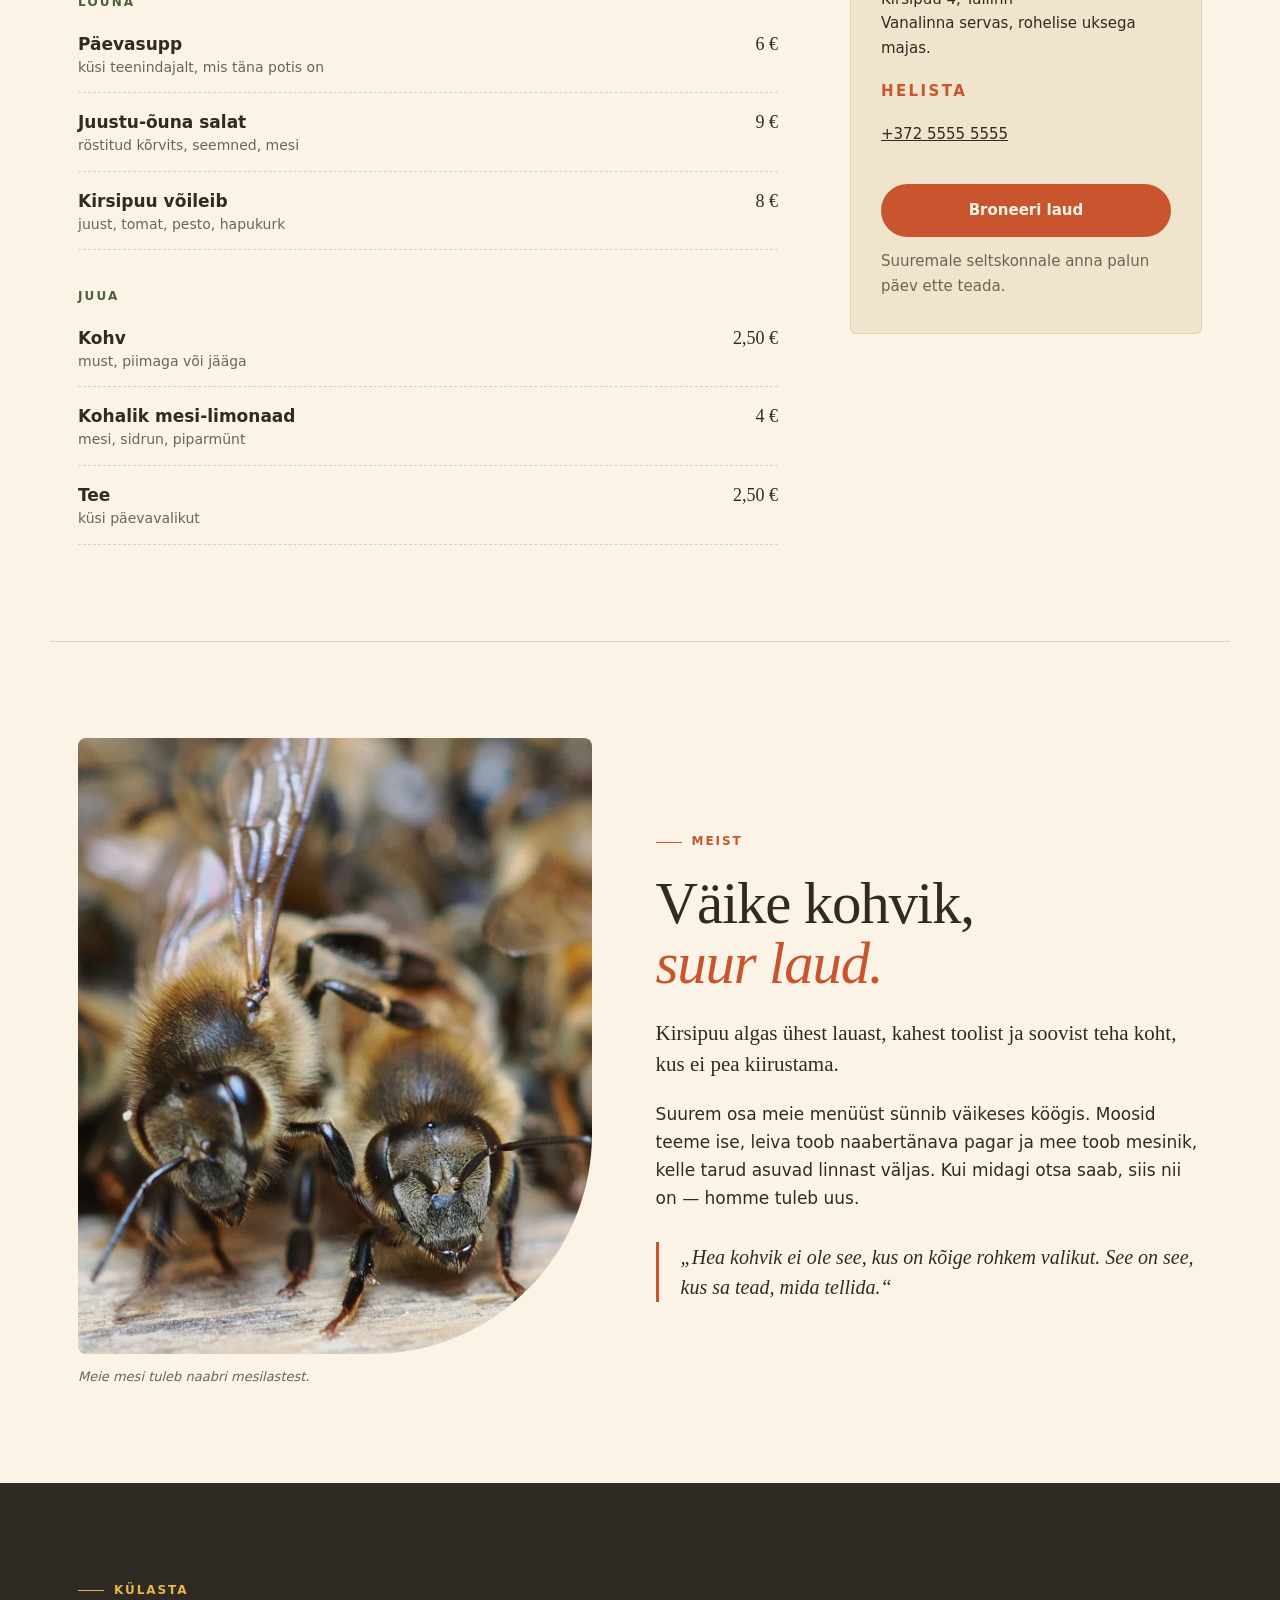
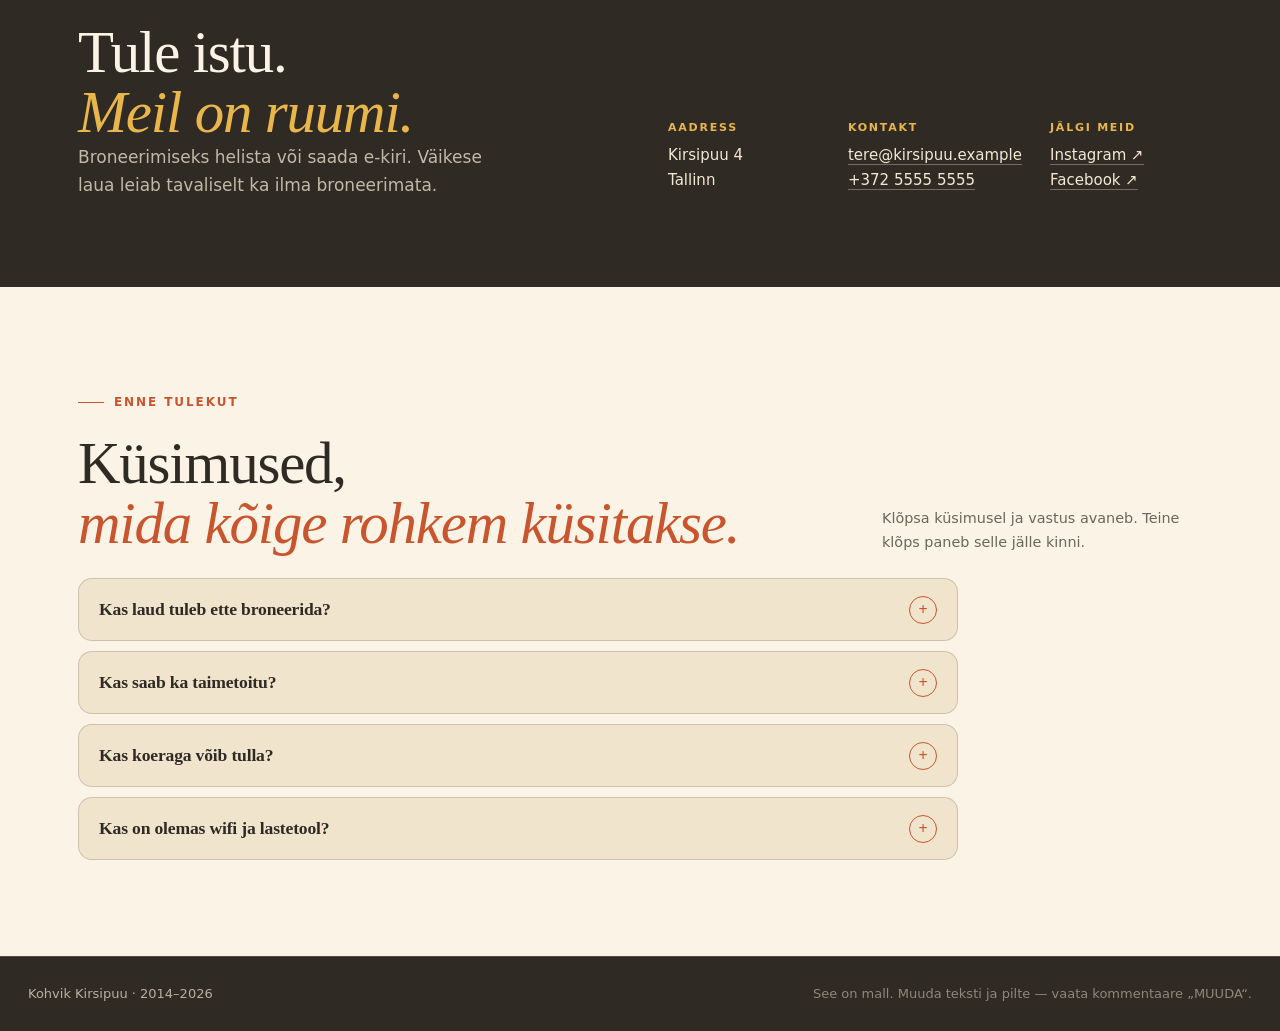
<file: mallid/kohvik/index.html>
<!DOCTYPE html>
<html lang="et">
<head>
  <meta charset="utf-8">
  <meta name="viewport" content="width=device-width, initial-scale=1">
  <title>Kohvik Kirsipuu</title>
  <meta name="description" content="Soe ja lihtne kohviku leht – mall, mida saab muuta tekstide ja piltidega.">
  <link rel="stylesheet" href="stiil.css">
</head>
<body>

  <!-- ============================================================
       KOHVIK KIRSIPUU – soe, lihtne kohviku leht.
       Muuda pealkirju, menüüd, hindu ja pilte. Värvid on stiil.css failis.
       ============================================================ -->

  <header class="pais">
    <!-- ✏️ MUUDA: kohviku nimi -->
    <a class="logo" href="#">
      <span class="logo__kirsid" aria-hidden="true"><i></i><i></i></span>
      Kirsipuu
    </a>

    <nav class="pais__nav" aria-label="Menüü">
      <a href="#menu">Menüü</a>
      <a href="#lugu">Meist</a>
      <a href="#tule">Külasta</a>
      <a href="#kkk">KKK</a>
    </nav>

    <!-- ✏️ MUUDA: broneerimise link (või jäta #tule) -->
    <a class="nupp nupp--tume" href="#tule">Broneeri laud</a>
  </header>

  <main>

    <!-- ================= KANGELANE ================= -->
    <section class="kangelane">
      <div class="kangelane__tekst">
        <!-- ✏️ MUUDA: väike tekst pealkirja kohal -->
        <p class="silt">Kohvik · Tallinn · alates 2014</p>

        <!-- ✏️ MUUDA: suur pealkiri -->
        <h1>Hommik algab<br><em>kirsipuu all.</em></h1>

        <!-- ✏️ MUUDA: lühitutvustus -->
        <p class="kangelane__juht">
          Väike kohvik vana maja esimesel korrusel. Värske kohv, soojad saiakesed
          ja laud, kuhu mahub ka see sõber, kes alati hiljaks jääb.
        </p>

        <div class="kangelane__nupud">
          <a class="nupp nupp--tuli" href="#menu">Vaata menüüd</a>
          <a class="nupp nupp--joon" href="#lugu">Meie lugu</a>
        </div>

        <p class="avatud">
          <span class="avatud__punkt" aria-hidden="true"></span>
          Avatud E–L 8–18 · P 9–15
        </p>
      </div>

      <div class="kangelane__pildid">
        <figure class="pilt-pohi">
          <!-- 🖼️ MUUDA: suur avafoto -->
          <img src="pildid/vaarikas.jpg" alt="Küpsed vaarikad lähedalt">
        </figure>

        <figure class="pilt-vaike">
          <!-- 🖼️ MUUDA: väike foto -->
          <img src="pildid/roosa-lill-mesilasega.jpg" alt="Roosa lill aias" loading="lazy">
        </figure>

        <span class="kleeps" aria-hidden="true">parim<br>vaarikakook</span>
        <span class="pildi-tekst" aria-hidden="true">meie aiast</span>
      </div>
    </section>

    <!-- ================= RIBa ================= -->
    <div class="riba" aria-hidden="true">
      <span>Värske kohv</span><i>✳</i>
      <span>Iga päev kohapeal küpsetatud</span><i>✳</i>
      <span>Kohalik mesi</span><i>✳</i>
      <span>Koertele ka vett</span><i>✳</i>
      <span>Värske kohv</span><i>✳</i>
      <span>Iga päev kohapeal küpsetatud</span><i>✳</i>
      <span>Kohalik mesi</span><i>✳</i>
    </div>

    <!-- ================= MENÜÜ ================= -->
    <section class="sektsioon menu" id="menu">
      <div class="menu__pais">
        <div>
          <p class="silt">Menüü</p>
          <h2>Väike, aga<br><em>aus menüü.</em></h2>
        </div>
        <p class="menu__markus">
          Kõik hinnad sisaldavad käibemaksu. Gluteenivaba ja taimset valikut
          küsi leti äärest — meil on alati midagi.
        </p>
      </div>

      <div class="menu__sisu">
        <div class="menu__veerg">
          <!-- ✏️ MUUDA: esimene menüüplokk -->
          <h3>Hommikusöök</h3>
          <ul class="menuu-nimekiri">
            <li>
              <div>
                <span class="menuu-nimi">Kaerahelbepuder</span>
                <small>vaarikad, mesi, röstitud mandlid</small>
              </div>
              <span class="menuu-hind">5 €</span>
            </li>
            <li>
              <div>
                <span class="menuu-nimi">Munad röstsaial</span>
                <small>pehme mun, ürdid, hapukoor</small>
              </div>
              <span class="menuu-hind">7 €</span>
            </li>
            <li>
              <div>
                <span class="menuu-nimi">Kirsipuu saiake</span>
                <small>kaneel, kohalik mesi, või</small>
              </div>
              <span class="menuu-hind">3,50 €</span>
            </li>
          </ul>

          <!-- ✏️ MUUDA: teine menüüplokk -->
          <h3>Lõuna</h3>
          <ul class="menuu-nimekiri">
            <li>
              <div>
                <span class="menuu-nimi">Päevasupp</span>
                <small>küsi teenindajalt, mis täna potis on</small>
              </div>
              <span class="menuu-hind">6 €</span>
            </li>
            <li>
              <div>
                <span class="menuu-nimi">Juustu-õuna salat</span>
                <small>röstitud kõrvits, seemned, mesi</small>
              </div>
              <span class="menuu-hind">9 €</span>
            </li>
            <li>
              <div>
                <span class="menuu-nimi">Kirsipuu võileib</span>
                <small>juust, tomat, pesto, hapukurk</small>
              </div>
              <span class="menuu-hind">8 €</span>
            </li>
          </ul>

          <!-- ✏️ MUUDA: joogid -->
          <h3>Juua</h3>
          <ul class="menuu-nimekiri menuu-nimekiri--joogid">
            <li>
              <div><span class="menuu-nimi">Kohv</span><small>must, piimaga või jääga</small></div>
              <span class="menuu-hind">2,50 €</span>
            </li>
            <li>
              <div><span class="menuu-nimi">Kohalik mesi-limonaad</span><small>mesi, sidrun, piparmünt</small></div>
              <span class="menuu-hind">4 €</span>
            </li>
            <li>
              <div><span class="menuu-nimi">Tee</span><small>küsi päevavalikut</small></div>
              <span class="menuu-hind">2,50 €</span>
            </li>
          </ul>
        </div>

        <aside class="info-kaart">
          <h3>Lahtiolekuajad</h3>
          <dl>
            <!-- ✏️ MUUDA: lahtiolekuajad -->
            <div><dt>Esmaspäev–reede</dt><dd>8–18</dd></div>
            <div><dt>Laupäev</dt><dd>9–18</dd></div>
            <div><dt>Pühapäev</dt><dd>9–15</dd></div>
          </dl>

          <div class="info-kaart__joon" aria-hidden="true"></div>

          <!-- ✏️ MUUDA: aadress ja kontakt -->
          <p class="info-kaart__silt">Leiad meid</p>
          <p>Kirsipuu 4, Tallinn<br>Vanalinna servas, rohelise uksega majas.</p>
          <p class="info-kaart__silt">Helista</p>
          <p><a href="tel:+3725555555">+372 5555 5555</a></p>

          <a class="nupp nupp--tuli nupp--lai" href="#tule">Broneeri laud</a>
          <p class="info-kaart__vaike">Suuremale seltskonnale anna palun päev ette teada.</p>
        </aside>
      </div>
    </section>

    <!-- ================= MEIST ================= -->
    <section class="sektsioon lugu" id="lugu">
      <figure class="lugu__pilt">
        <!-- 🖼️ MUUDA: foto kohvikust või inimestest -->
        <img src="pildid/mesilased-lahedalt.jpg" alt="Mesilased kärjel lähedalt" loading="lazy">
        <figcaption>Meie mesi tuleb naabri mesilastest.</figcaption>
      </figure>

      <div class="lugu__tekst">
        <p class="silt">Meist</p>
        <h2>Väike kohvik,<br><em>suur laud.</em></h2>

        <!-- ✏️ MUUDA: kohviku lugu -->
        <p class="lugu__juht">
          Kirsipuu algas ühest lauast, kahest toolist ja soovist teha koht,
          kus ei pea kiirustama.
        </p>
        <p>
          Suurem osa meie menüüst sünnib väikeses köögis. Moosid teeme ise,
          leiva toob naabertänava pagar ja mee toob mesinik, kelle tarud
          asuvad linnast väljas. Kui midagi otsa saab, siis nii on — homme
          tuleb uus.
        </p>

        <blockquote class="lugu__tsitaat">
          „Hea kohvik ei ole see, kus on kõige rohkem valikut. See on see,
          kus sa tead, mida tellida.“
        </blockquote>
      </div>
    </section>

    <!-- ================= KÜLASTA ================= -->
    <section class="tule" id="tule">
      <div class="tule__tekst">
        <p class="silt silt--hele">Külasta</p>
        <!-- ✏️ MUUDA: üleskutse -->
        <h2>Tule istu.<br><em>Meil on ruumi.</em></h2>
        <p>
          Broneerimiseks helista või saada e-kiri. Väikese laua leiab
          tavaliselt ka ilma broneerimata.
        </p>
      </div>

      <div class="tule__info">
        <!-- ✏️ MUUDA: kontaktandmed -->
        <div>
          <p class="tule__silt">Aadress</p>
          <p>Kirsipuu 4<br>Tallinn</p>
        </div>
        <div>
          <p class="tule__silt">Kontakt</p>
          <p><a href="mailto:tere@kirsipuu.example">tere@kirsipuu.example</a><br>
             <a href="tel:+3725555555">+372 5555 5555</a></p>
        </div>
        <div>
          <p class="tule__silt">Jälgi meid</p>
          <p><a href="#">Instagram ↗</a><br><a href="#">Facebook ↗</a></p>
        </div>
      </div>
    </section>

    <!-- ================= KKK ================= -->
    <section class="sektsioon kkk" id="kkk">
      <div class="kkk__pais">
        <div>
          <p class="silt">Enne tulekut</p>
          <h2>Küsimused,<br><em>mida kõige rohkem küsitakse.</em></h2>
        </div>
        <p class="kkk__markus">Klõpsa küsimusel ja vastus avaneb. Teine klõps paneb selle jälle kinni.</p>
      </div>

      <div class="kkk__nimekiri">
        <!-- ✏️ MUUDA: küsimus on summary-real, vastus tuleb selle järele -->
        <details class="kkk__punkt">
          <summary class="kkk__kysimus">Kas laud tuleb ette broneerida?</summary>
          <p>Väikese laua leiab tavaliselt ka ilma broneerimata. Kui tulete rohkem kui neljakesi, anna palun päev ette teada — siis saame lauad kokku panna.</p>
        </details>

        <details class="kkk__punkt">
          <summary class="kkk__kysimus">Kas saab ka taimetoitu?</summary>
          <p>Jah. Menüüs on alati vähemalt üks taimne ja üks gluteenivaba valik — küsi leti äärest, töötaja oskab täpselt öelda, mis täna saadaval on.</p>
        </details>

        <details class="kkk__punkt">
          <summary class="kkk__kysimus">Kas koeraga võib tulla?</summary>
          <p>Jah, terrassile võib koera kaasa võtta. Vett toome alati eraldi kausiga ja maiustus on leti taga olemas.</p>
        </details>

        <details class="kkk__punkt">
          <summary class="kkk__kysimus">Kas on olemas wifi ja lastetool?</summary>
          <p>Mõlemad on olemas. Wifi parooli leiab kassast ja lastetooli saab küsida ilma eraldi broneerimata.</p>
        </details>
      </div>
    </section>

  </main>

  <footer class="jalus">
    <!-- ✏️ MUUDA: jaluse tekst -->
    <p>Kohvik Kirsipuu · 2014–2026</p>
    <p class="jalus__vaike">See on mall. Muuda teksti ja pilte — vaata kommentaare „MUUDA“.</p>
  </footer>

</body>
</html>
</file>
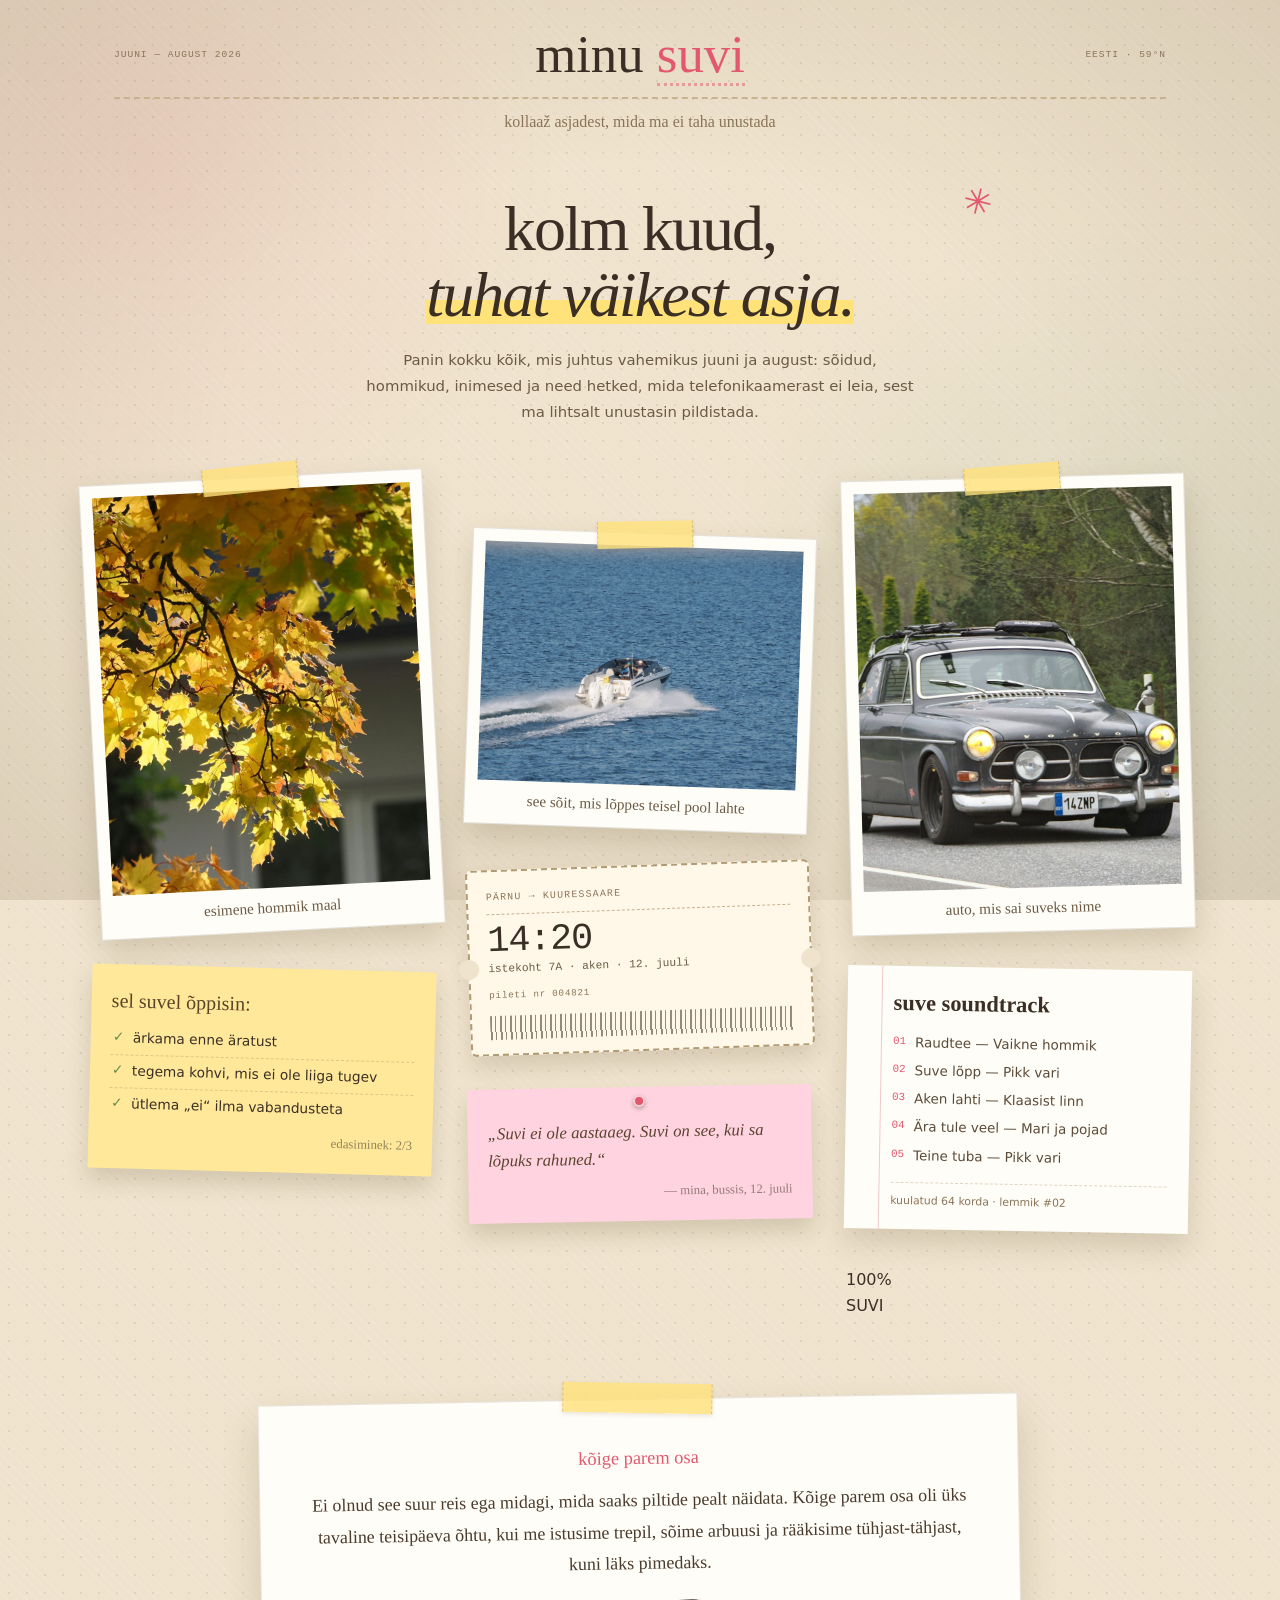
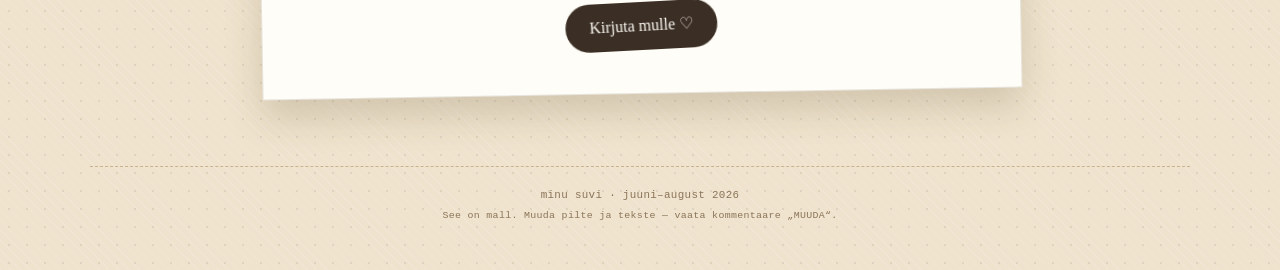
<file: mallid/kollaaz/index.html>
<!DOCTYPE html>
<html lang="et">
<head>
  <meta charset="utf-8">
  <meta name="viewport" content="width=device-width, initial-scale=1">
  <title>minu suvi – kollaaž</title>
  <meta name="description" content="Kollaaži stiilis suvealbum – mall, mida saab muuta piltide, tekstide ja märkmetega.">
  <link rel="stylesheet" href="stiil.css">
</head>
<body>

  <!-- ============================================================
       MINU SUVI – kollaaž ehk suvealbum veebis.
       Asenda pildid, märkmed ja nimekiri enda omadega.
       ============================================================ -->

  <div class="taust" aria-hidden="true"></div>

  <header class="pais">
    <div class="pais__riba">
      <!-- ✏️ MUUDA: kuupäevad -->
      <span class="pais__kuupaev">juuni — august 2026</span>

      <!-- ✏️ MUUDA: albumi pealkiri -->
      <h1 class="logo">minu <span>suvi</span></h1>

      <!-- ✏️ MUUDA: koht -->
      <span class="pais__koht">Eesti · 59°N</span>
    </div>

    <!-- ✏️ MUUDA: alapealkiri -->
    <p class="pais__devise">kollaaž asjadest, mida ma ei taha unustada</p>
  </header>

  <main>

    <!-- ================= AVAUS ================= -->
    <section class="avaus">
      <span class="avaus__taht" aria-hidden="true">✳</span>

      <!-- ✏️ MUUDA: suur pealkiri -->
      <h2>kolm kuud,<br><em>tuhat väikest asja.</em></h2>

      <!-- ✏️ MUUDA: sissejuhatus -->
      <p>
        Panin kokku kõik, mis juhtus vahemikus juuni ja august:
        sõidud, hommikud, inimesed ja need hetked, mida telefonikaamerast
        ei leia, sest ma lihtsalt unustasin pildistada.
      </p>
    </section>

    <!-- ================= KOLLAAŽ ================= -->
    <section class="leht" aria-label="Suve kollaaž">

      <!-- ---------- VASAK VEERG ---------- -->
      <div class="veerg">

        <figure class="polaroid polaroid--suur" style="--pöör: -3deg">
          <span class="teip" aria-hidden="true"></span>
          <!-- 🖼️ MUUDA: suur suvepilt -->
          <img src="pildid/sugislehed.jpg" alt="Sügislehed maas">
          <figcaption>esimene hommik maal</figcaption>
        </figure>

        <div class="märge märge--kollane" style="--pöör: 1.5deg">
          <p class="märge__pealkiri">sel suvel õppisin:</p>
          <!-- ✏️ MUUDA: kolm asja, mida suvel õppisid -->
          <ul class="märge__nimekiri">
            <li>ärkama enne äratust</li>
            <li>tegema kohvi, mis ei ole liiga tugev</li>
            <li>ütlema „ei“ ilma vabandusteta</li>
          </ul>
          <p class="märge__allkiri">edasiminek: 2/3</p>
        </div>

      </div>

      <!-- ---------- KESKMINE VEERG ---------- -->
      <div class="veerg veerg--keskmine">

        <figure class="polaroid polaroid--vaike" style="--pöör: 2deg">
          <span class="teip" aria-hidden="true"></span>
          <!-- 🖼️ MUUDA: väike pilt -->
          <img src="pildid/mootorpaat.jpg" alt="Väike paat merel" loading="lazy">
          <figcaption>see sõit, mis lõppes teisel pool lahte</figcaption>
        </figure>

        <div class="pilet" style="--pöör: -2deg">
          <!-- ✏️ MUUDA: piletid, kuupäevad ja kohad -->
          <p class="pilet__firma">PÄRNU → KUURESSAARE</p>
          <p class="pilet__aeg">14:20</p>
          <p class="pilet__info">istekoht 7A · aken · 12. juuli</p>
          <p class="pilet__number">pileti nr 004821</p>
          <span class="pilet__triip" aria-hidden="true"></span>
        </div>

        <div class="märge märge--roosa" style="--pöör: -1deg">
          <span class="märge__nõel" aria-hidden="true"></span>
          <p class="märge__tsitaat">
            „Suvi ei ole aastaaeg. Suvi on see, kui sa lõpuks rahuned.“
          </p>
          <p class="märge__allkiri">— mina, bussis, 12. juuli</p>
        </div>

      </div>

      <!-- ---------- PAREM VEERG ---------- -->
      <div class="veerg">

        <figure class="polaroid polaroid--keskmine" style="--pöör: -1.5deg">
          <span class="teip" aria-hidden="true"></span>
          <!-- 🖼️ MUUDA: portree või suvine foto -->
          <img src="pildid/klassikaline-auto.jpg" alt="Klassikaline auto maanteel" loading="lazy">
          <figcaption>auto, mis sai suveks nime</figcaption>
        </figure>

        <div class="noot">
          <h3 class="noot__pealkiri">suve soundtrack</h3>
          <!-- ✏️ MUUDA: lemmiklood ja esitajad -->
          <ol class="noot__nimekiri">
            <li><span>01</span> Raudtee — Vaikne hommik</li>
            <li><span>02</span> Suve lõpp — Pikk vari</li>
            <li><span>03</span> Aken lahti — Klaasist linn</li>
            <li><span>04</span> Ära tule veel — Mari ja pojad</li>
            <li><span>05</span> Teine tuba — Pikk vari</li>
          </ol>
          <p class="noot__jalus">kuulatud 64 korda · lemmik #02</p>
        </div>

        <div class="kleeps" style="--pöör: 7deg" aria-hidden="true">
          <span>100%<br>SUVI</span>
        </div>

      </div>

    </section>

    <!-- ================= KOKKUVÕTE ================= -->
    <section class="lõpp">
      <span class="teip teip--lai" aria-hidden="true"></span>
      <p class="lõpp__silt">kõige parem osa</p>

      <!-- ✏️ MUUDA: kokkuvõtlik mõte -->
      <p class="lõpp__tekst">
        Ei olnud see suur reis ega midagi, mida saaks piltide pealt näidata.
        Kõige parem osa oli üks tavaline teisipäeva õhtu, kui me istusime
        trepil, sõime arbuusi ja rääkisime tühjast-tähjast, kuni läks pimedaks.
      </p>

      <!-- ✏️ MUUDA: e-posti aadress -->
      <a class="lõpp__nupp" href="mailto:mina@example.com">Kirjuta mulle ♡</a>
    </section>

  </main>

  <footer class="jalus">
    <!-- ✏️ MUUDA: jaluse tekst -->
    <p>minu suvi · juuni–august 2026</p>
    <p class="jalus__vaike">See on mall. Muuda pilte ja tekste — vaata kommentaare „MUUDA“.</p>
  </footer>

</body>
</html>
</file>
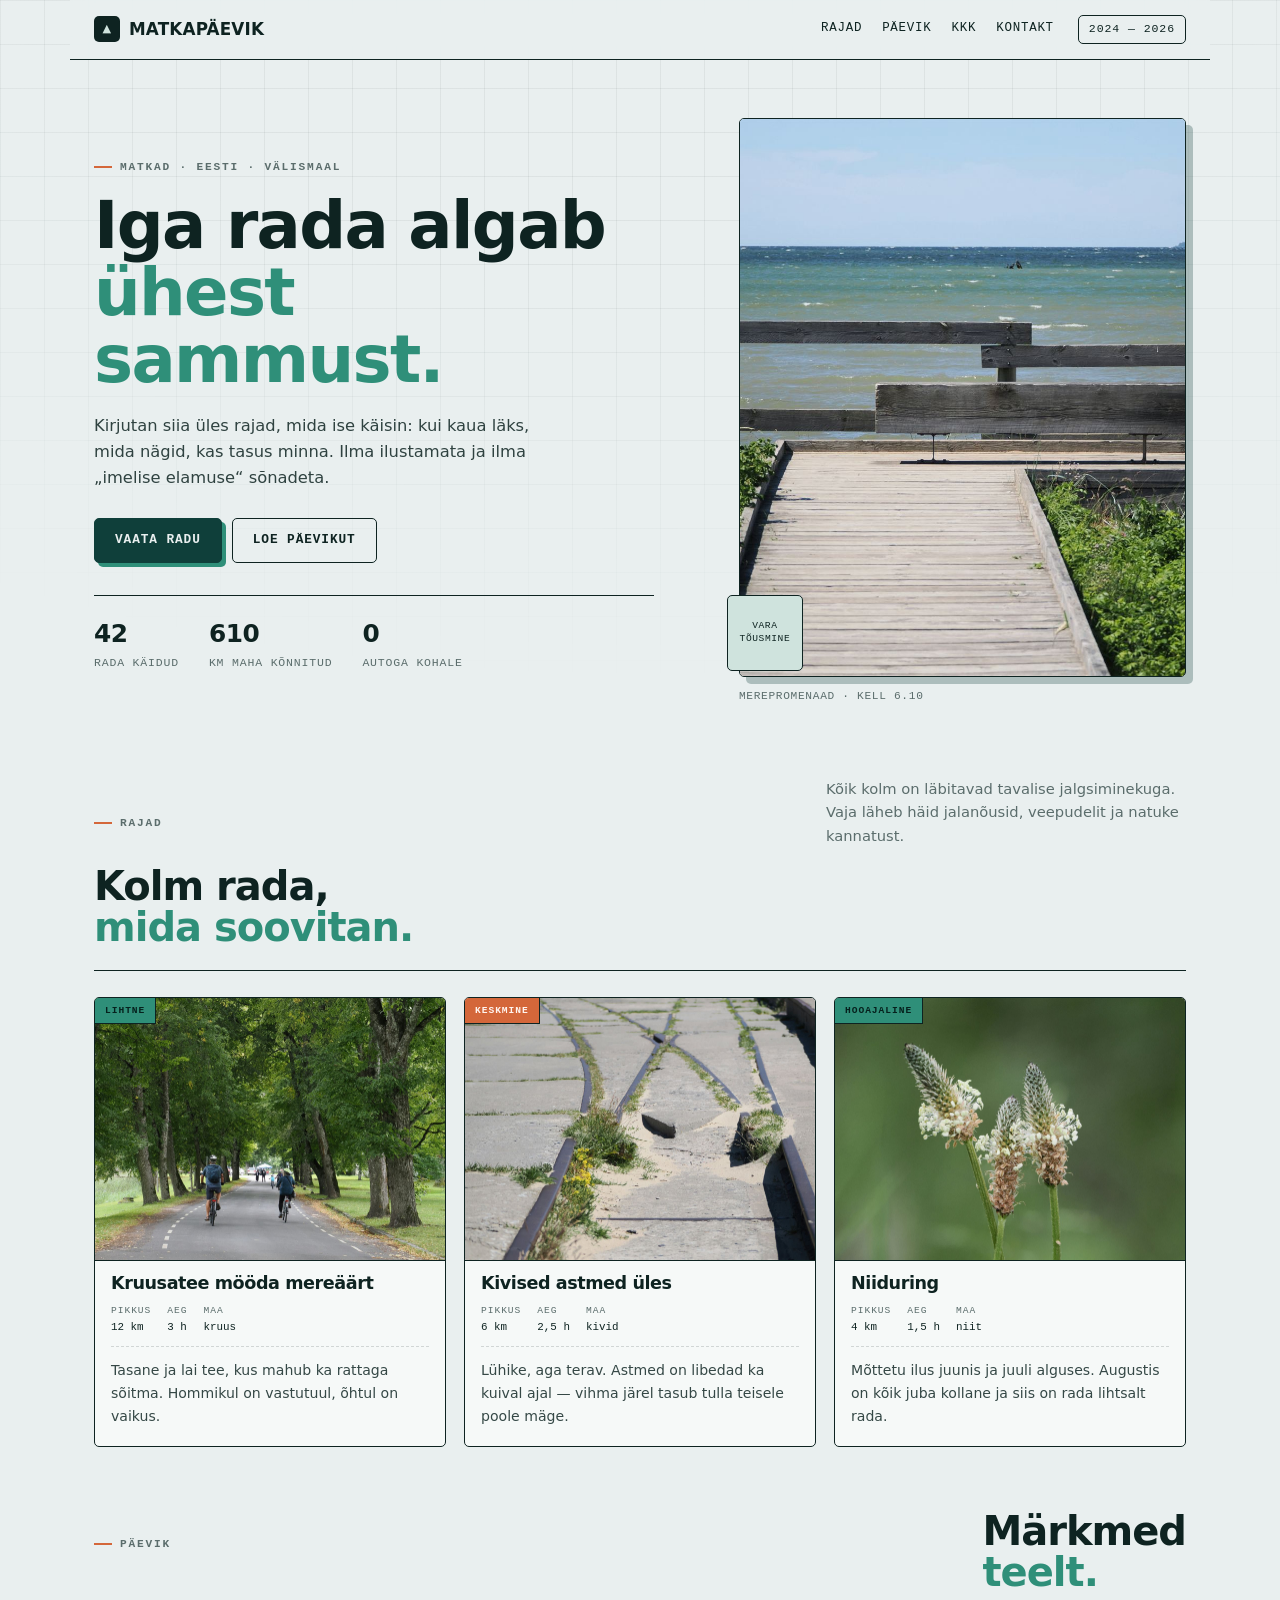
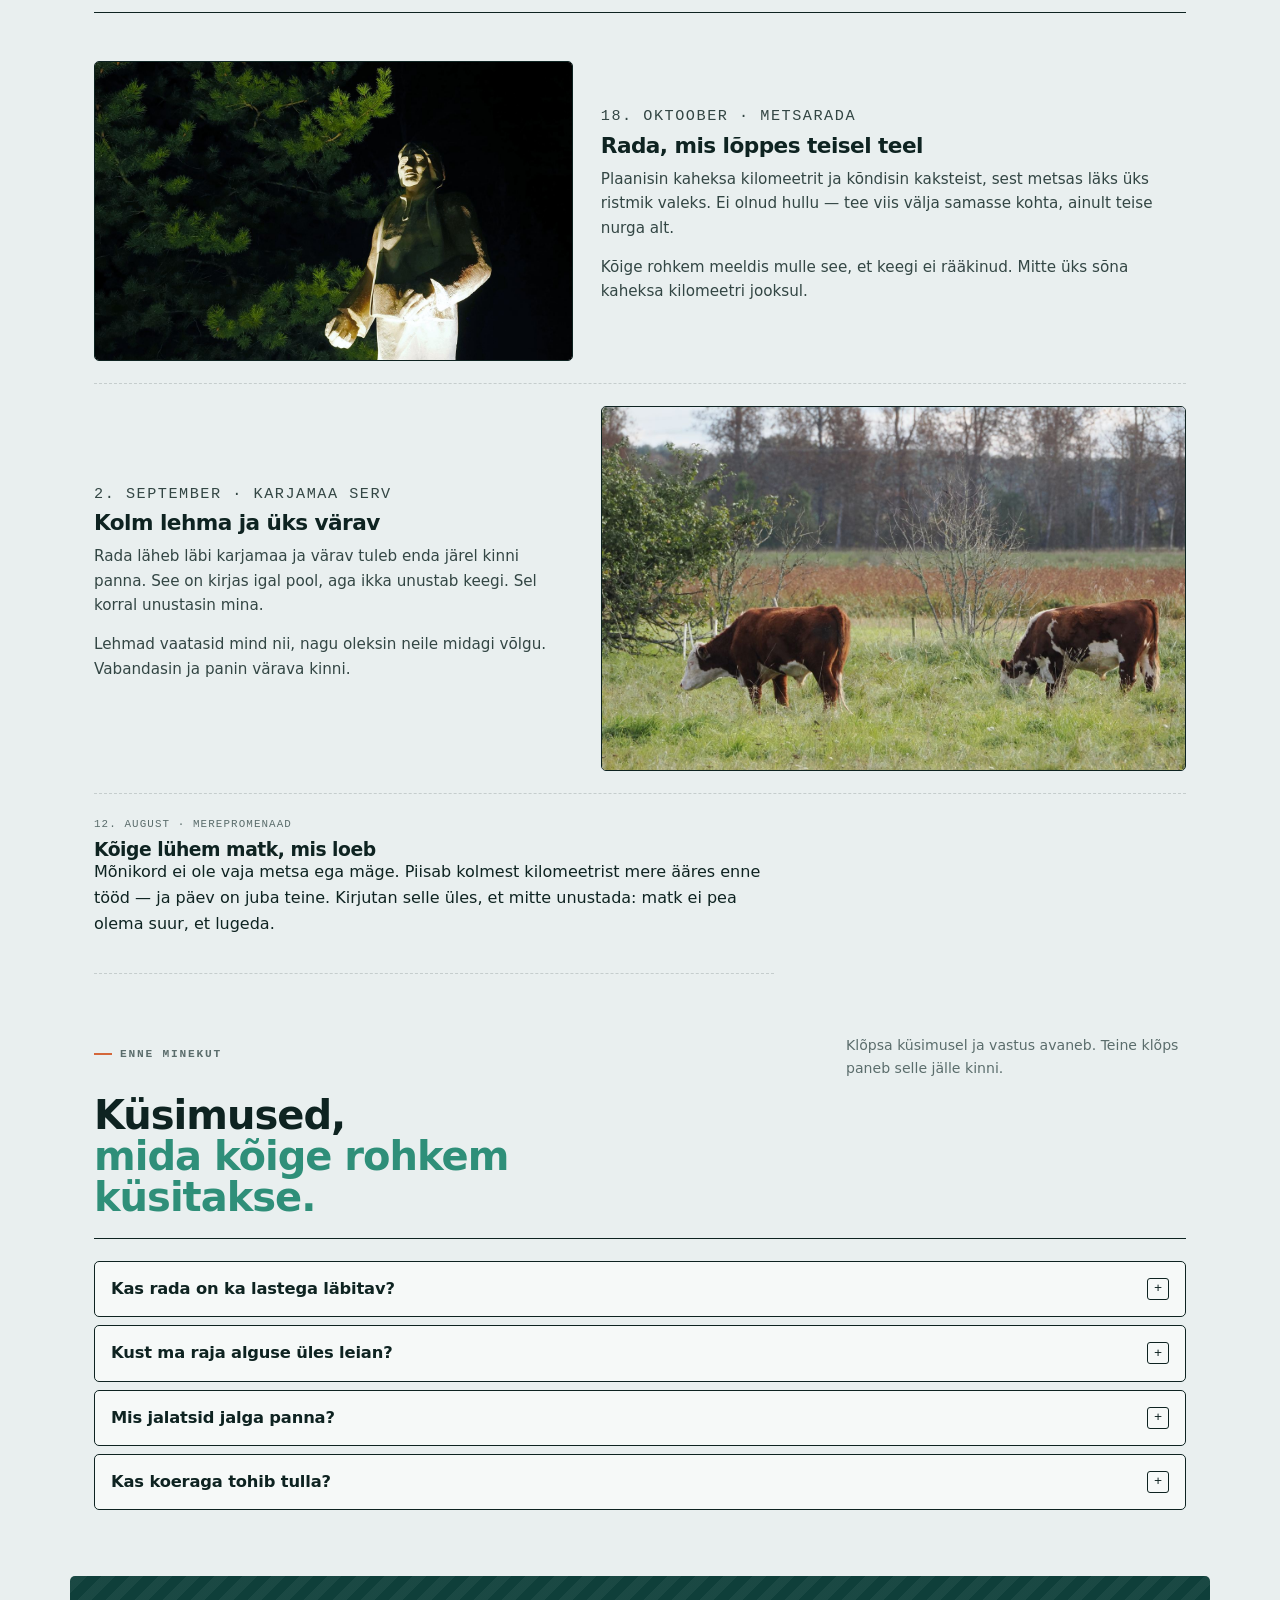
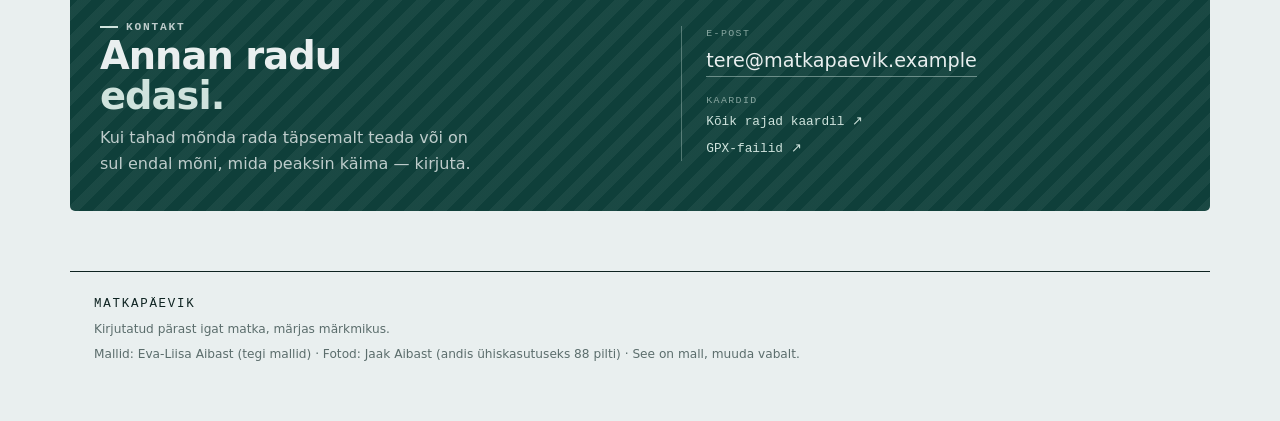
<file: mallid/matkapaevik/index.html>
<!DOCTYPE html>
<html lang="et">
<head>
  <meta charset="utf-8">
  <meta name="viewport" content="width=device-width, initial-scale=1">
  <title>Matkapäevik – rajad, mida tasub käia</title>
  <meta name="description" content="Matkapäeviku stiilis veebileht – mall, mida saab muuta tekstide, piltide ja radade nimekirjaga.">
  <link rel="stylesheet" href="stiil.css">
</head>
<body>

  <!-- ============================================================
       MATKAPÄEVIK – rajad, päevik ja fotod ühel lehel.
       Muuda pealkirju, radu ja pilte. Värvid on stiil.css failis.
       ============================================================ -->

  <div class="taust" aria-hidden="true"></div>

  <header class="pais">
    <!-- ✏️ MUUDA: lehe nimi -->
    <a class="logo" href="#rajad">
      <span class="logo__mark" aria-hidden="true">▲</span>
      matkapäevik
    </a>

    <nav class="pais__nav" aria-label="Menüü">
      <a href="#rajad">Rajad</a>
      <a href="#paevik">Päevik</a>
      <a href="#kkk">KKK</a>
      <a href="#kontakt">Kontakt</a>
    </nav>

    <!-- ✏️ MUUDA: hooaeg -->
    <span class="pais__hooaeg">2024 — 2026</span>
  </header>

  <main>

    <!-- ================= KANGELANE ================= -->
    <section class="kangelane">
      <div class="kangelane__tekst">
        <!-- ✏️ MUUDA: väike tekst pealkirja kohal -->
        <p class="silt">matkad · Eesti · välismaal</p>

        <!-- ✏️ MUUDA: suur pealkiri -->
        <h1>Iga rada algab<br><em>ühest sammust.</em></h1>

        <!-- ✏️ MUUDA: tutvustus -->
        <p class="kangelane__juht">
          Kirjutan siia üles rajad, mida ise käisin: kui kaua läks, mida nägid,
          kas tasus minna. Ilma ilustamata ja ilma „imelise elamuse“ sõnadeta.
        </p>

        <div class="kangelane__nupud">
          <a class="nupp nupp--tume" href="#rajad">Vaata radu</a>
          <a class="nupp nupp--joon" href="#paevik">Loe päevikut</a>
        </div>

        <ul class="numbrid">
          <!-- ✏️ MUUDA: kolm numbrit -->
          <li><strong>42</strong> rada käidud</li>
          <li><strong>610</strong> km maha kõnnitud</li>
          <li><strong>0</strong> autoga kohale</li>
        </ul>
      </div>

      <figure class="kangelane__pilt">
        <!-- 🖼️ MUUDA: avafoto -->
        <img src="pildid/merepromenaad.jpg" alt="Merepromenaad varahommikul" fetchpriority="high">
        <figcaption>merepromenaad · kell 6.10</figcaption>
        <span class="kangelane__kleeps" aria-hidden="true">vara<br>tõusmine</span>
      </figure>
    </section>

    <!-- ================= KOLM RADA ================= -->
    <section class="rajad" id="rajad">
      <div class="rajad__pais">
        <p class="silt">Rajad</p>
        <h2>Kolm rada,<br><em>mida soovitan.</em></h2>
        <!-- ✏️ MUUDA: selgitus -->
        <p class="rajad__markus">
          Kõik kolm on läbitavad tavalise jalgsiminekuga. Vaja läheb häid
          jalanõusid, veepudelit ja natuke kannatust.
        </p>
      </div>

      <div class="rajad__vorgustik">
        <!-- ---------- RADA 1 ---------- -->
        <article class="rada">
          <div class="rada__pilt">
            <!-- 🖼️ MUUDA: raja pilt -->
            <img src="pildid/jalgratturid.jpg" alt="Jalgratturid kruusateel" loading="lazy">
            <span class="rada__margis">lihtne</span>
          </div>
          <div class="rada__sisu">
            <h3>Kruusatee mööda mereäärt</h3>
            <!-- ✏️ MUUDA: raja andmed -->
            <ul class="rada__andmed">
              <li><span>pikkus</span> 12 km</li>
              <li><span>aeg</span> 3 h</li>
              <li><span>maa</span> kruus</li>
            </ul>
            <p>
              Tasane ja lai tee, kus mahub ka rattaga sõitma. Hommikul on
              vastutuul, õhtul on vaikus.
            </p>
          </div>
        </article>

        <!-- ---------- RADA 2 ---------- -->
        <article class="rada">
          <div class="rada__pilt">
            <img src="pildid/kivised-astmed.jpg" alt="Kivised astmed metsas" loading="lazy">
            <span class="rada__margis rada__margis--keskmine">keskmine</span>
          </div>
          <div class="rada__sisu">
            <h3>Kivised astmed üles</h3>
            <ul class="rada__andmed">
              <li><span>pikkus</span> 6 km</li>
              <li><span>aeg</span> 2,5 h</li>
              <li><span>maa</span> kivid</li>
            </ul>
            <p>
              Lühike, aga terav. Astmed on libedad ka kuival ajal — vihma
              järel tasub tulla teisele poole mäge.
            </p>
          </div>
        </article>

        <!-- ---------- RADA 3 ---------- -->
        <article class="rada">
          <div class="rada__pilt">
            <img src="pildid/valged-lilled.jpg" alt="Valged lilled õitsemas" loading="lazy">
            <span class="rada__margis">hooajaline</span>
          </div>
          <div class="rada__sisu">
            <h3>Niiduring</h3>
            <ul class="rada__andmed">
              <li><span>pikkus</span> 4 km</li>
              <li><span>aeg</span> 1,5 h</li>
              <li><span>maa</span> niit</li>
            </ul>
            <p>
              Mõttetu ilus juunis ja juuli alguses. Augustis on kõik juba
              kollane ja siis on rada lihtsalt rada.
            </p>
          </div>
        </article>
      </div>
    </section>

    <!-- ================= PÄEVIK ================= -->
    <section class="paevik" id="paevik">
      <div class="paevik__pais">
        <p class="silt">Päevik</p>
        <h2>Märkmed<br><em>teelt.</em></h2>
      </div>

      <!-- ---------- KANNE 1 ---------- -->
      <article class="kanne">
        <figure class="kanne__pilt">
          <!-- 🖼️ MUUDA: sissekande pilt -->
          <img src="pildid/inimene-metsas.jpg" alt="Inimene metsaradadel" loading="lazy">
        </figure>
        <div class="kanne__tekst">
          <!-- ✏️ MUUDA: kuupäev ja koht -->
          <p class="kanne__meta">18. oktoober · metsarada</p>
          <h3>Rada, mis lõppes teisel teel</h3>
          <p>
            Plaanisin kaheksa kilomeetrit ja kõndisin kaksteist, sest metsas
            läks üks ristmik valeks. Ei olnud hullu — tee viis välja samasse
            kohta, ainult teise nurga alt.
          </p>
          <p>
            Kõige rohkem meeldis mulle see, et keegi ei rääkinud. Mitte üks
            sõna kaheksa kilomeetri jooksul.
          </p>
        </div>
      </article>

      <!-- ---------- KANNE 2 ---------- -->
      <article class="kanne kanne--pooratud">
        <figure class="kanne__pilt">
          <img src="pildid/lehmad-karjamaal.jpg" alt="Lehmad karjamaal" loading="lazy">
        </figure>
        <div class="kanne__tekst">
          <p class="kanne__meta">2. september · karjamaa serv</p>
          <h3>Kolm lehma ja üks värav</h3>
          <p>
            Rada läheb läbi karjamaa ja värav tuleb enda järel kinni panna.
            See on kirjas igal pool, aga ikka unustab keegi. Sel korral
            unustasin mina.
          </p>
          <p>
            Lehmad vaatasid mind nii, nagu oleksin neile midagi võlgu.
            Vabandasin ja panin värava kinni.
          </p>
        </div>
      </article>

      <!-- ---------- KANNE 3 ---------- -->
      <article class="kanne kanne--lyhike">
        <p class="kanne__meta">12. august · merepromenaad</p>
        <h3>Kõige lühem matk, mis loeb</h3>
        <p>
          Mõnikord ei ole vaja metsa ega mäge. Piisab kolmest kilomeetrist
          mere ääres enne tööd — ja päev on juba teine. Kirjutan selle üles,
          et mitte unustada: matk ei pea olema suur, et lugeda.
        </p>
      </article>
    </section>

    <!-- ================= KKK ================= -->
    <section class="kkk" id="kkk">
      <div class="kkk__pais">
        <p class="silt">Enne minekut</p>
        <h2>Küsimused,<br><em>mida kõige rohkem küsitakse.</em></h2>
        <p class="kkk__markus">Klõpsa küsimusel ja vastus avaneb. Teine klõps paneb selle jälle kinni.</p>
      </div>

      <div class="kkk__nimekiri">
        <!-- ✏️ MUUDA: küsimus on summary-real, vastus tuleb selle järele -->
        <details class="kkk__punkt">
          <summary class="kkk__kysimus">Kas rada on ka lastega läbitav?</summary>
          <p>Jah, kui lapsed on harjunud kõndima. Kruusatee ja niiduring sobivad ka väiksematele, kivised astmed mitte — need on kõrged ja libedad.</p>
        </details>

        <details class="kkk__punkt">
          <summary class="kkk__kysimus">Kust ma raja alguse üles leian?</summary>
          <p>Iga raja juures on kirjas parkimiskoht ja esimene tähis. Kui tahad kaarti, kirjuta mulle ja saadan GPX-faili.</p>
        </details>

        <details class="kkk__punkt">
          <summary class="kkk__kysimus">Mis jalatsid jalga panna?</summary>
          <p>Tavalised matkajalatsid on piisavad. Kiviste astmete jaoks tasub valida paksema tallaga jalanõu, niiduringil sobib ka tavaline toss.</p>
        </details>

        <details class="kkk__punkt">
          <summary class="kkk__kysimus">Kas koeraga tohib tulla?</summary>
          <p>Enamikul radadest jah. Karjamaal käib koer rihma otsas ja värav tuleb enda järel kinni panna.</p>
        </details>
      </div>
    </section>

    <!-- ================= KONTAKT ================= -->
    <section class="kontakt" id="kontakt">
      <div class="kontakt__tekst">
        <p class="silt silt--hele">Kontakt</p>
        <h2>Annan radu<br><em>edasi.</em></h2>
        <p>
          Kui tahad mõnda rada täpsemalt teada või on sul endal mõni, mida
          peaksin käima — kirjuta.
        </p>
      </div>

      <div class="kontakt__info">
        <!-- ✏️ MUUDA: kontaktandmed -->
        <p class="kontakt__silt">E-post</p>
        <a class="kontakt__meil" href="mailto:tere@matkapaevik.example">tere@matkapaevik.example</a>

        <p class="kontakt__silt">Kaardid</p>
        <div class="kontakt__lingid">
          <a href="#">Kõik rajad kaardil <span aria-hidden="true">↗</span></a>
          <a href="#">GPX-failid <span aria-hidden="true">↗</span></a>
        </div>
      </div>
    </section>

  </main>

  <footer class="jalus">
    <!-- ✏️ MUUDA: jaluse tekst -->
    <p class="jalus__nimi">matkapäevik</p>
    <p class="jalus__vaike">Kirjutatud pärast igat matka, märjas märkmikus.</p>
    <p class="jalus__vaike">
      Mallid: Eva-Liisa Aibast (tegi mallid) · Fotod: Jaak Aibast (andis ühiskasutuseks 88 pilti)
      · See on mall, muuda vabalt.
    </p>
  </footer>

</body>
</html>
</file>
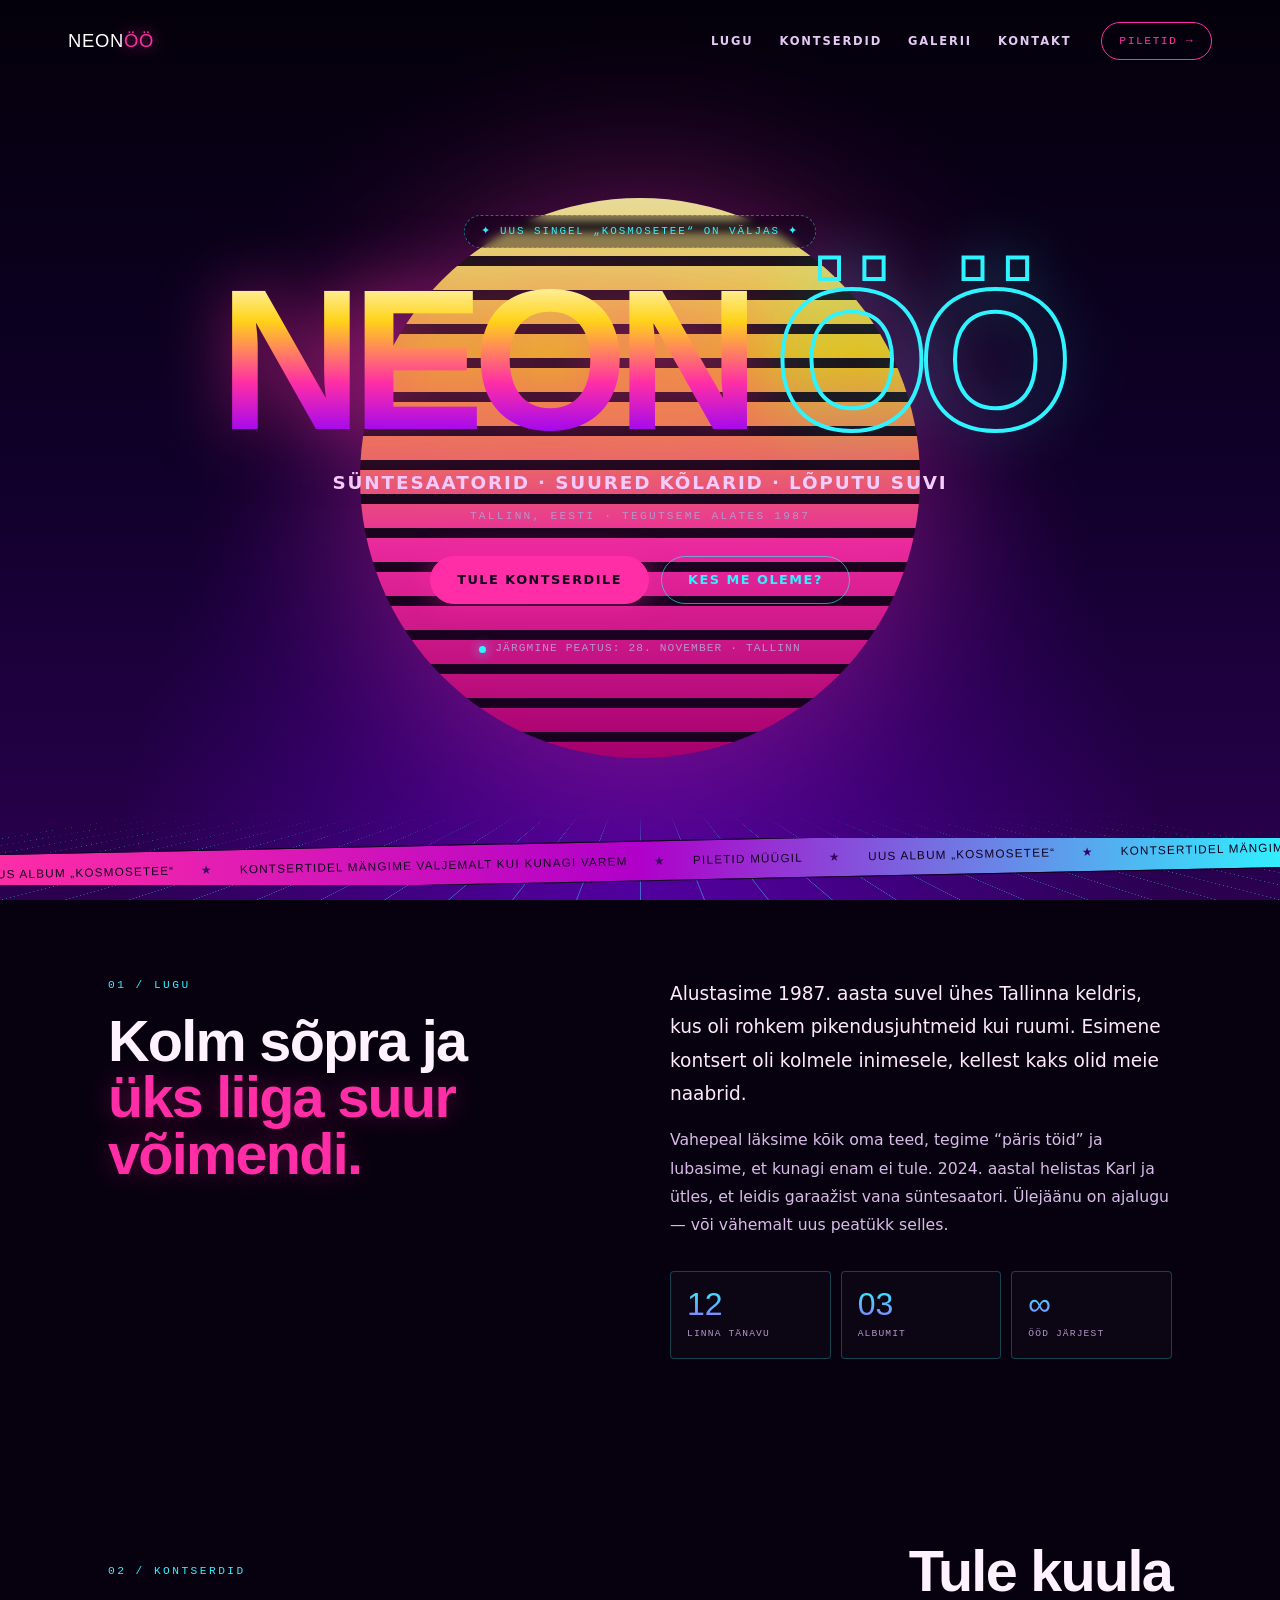
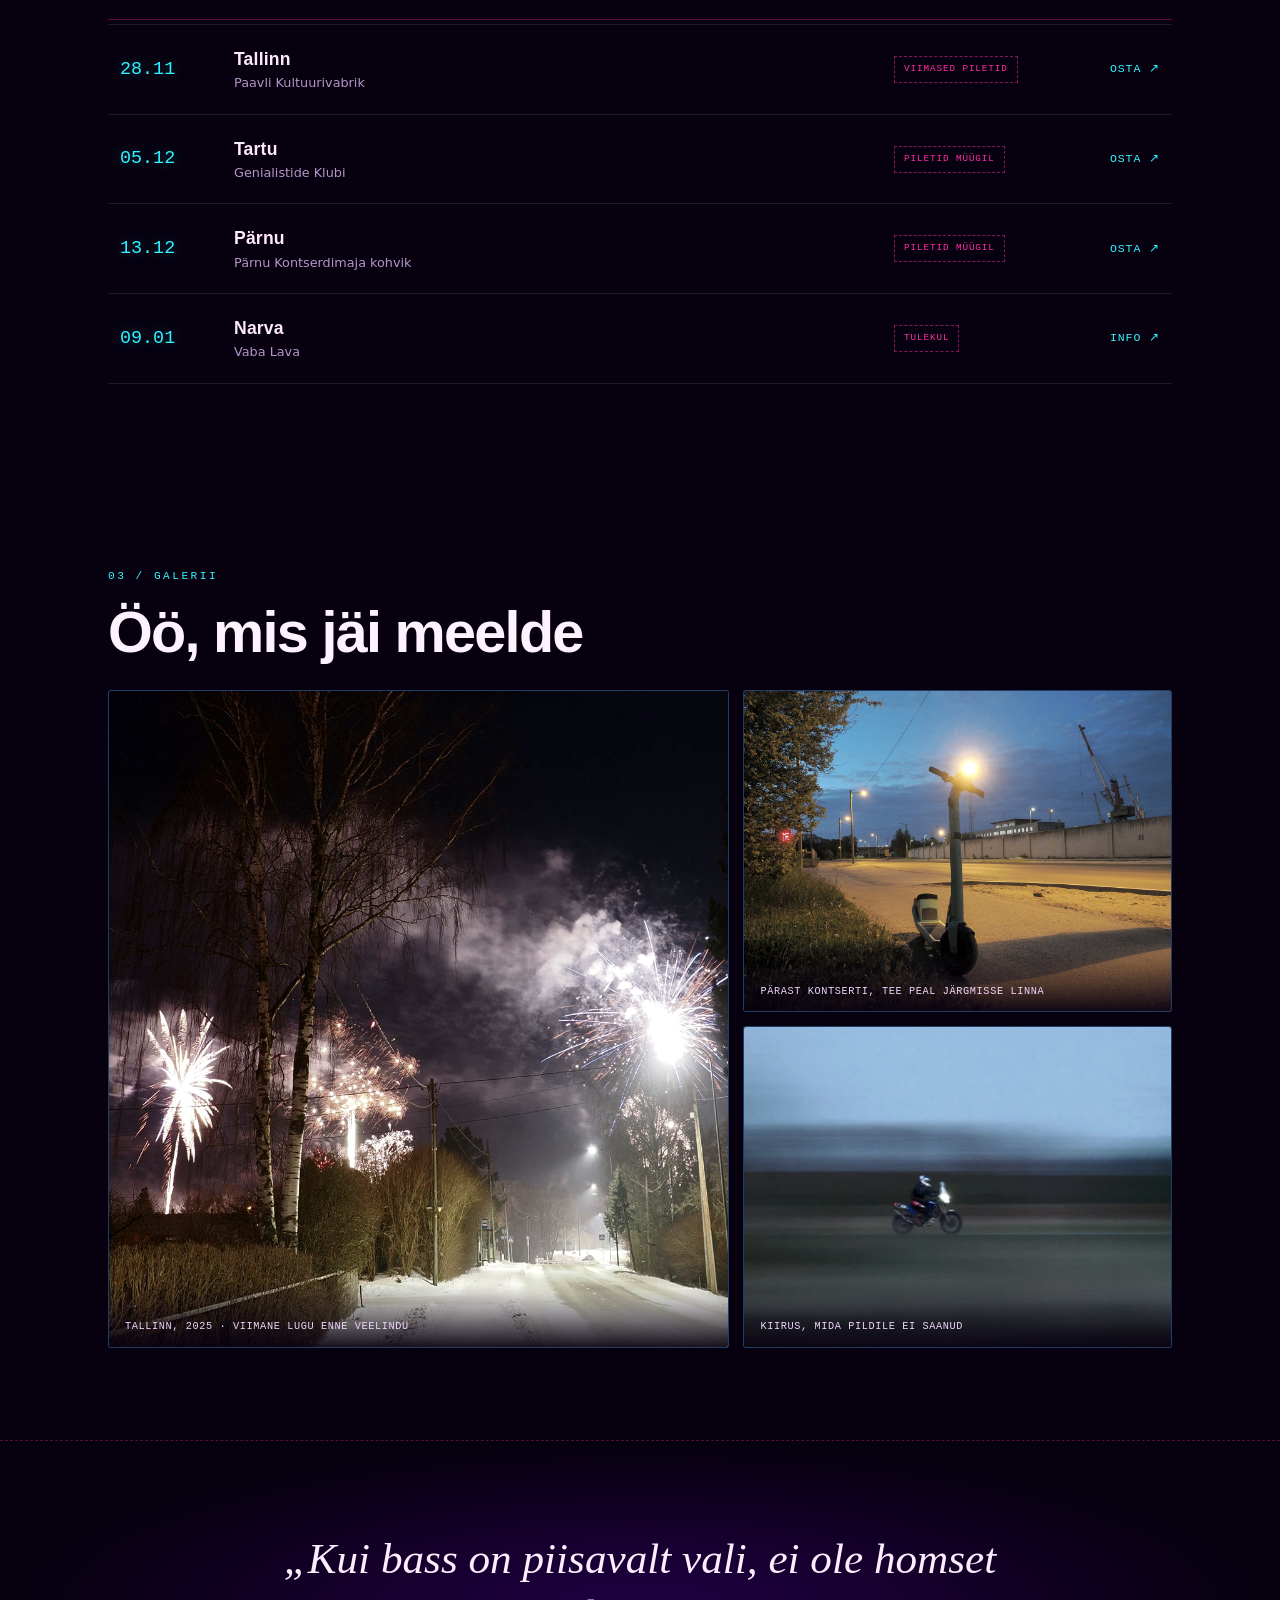
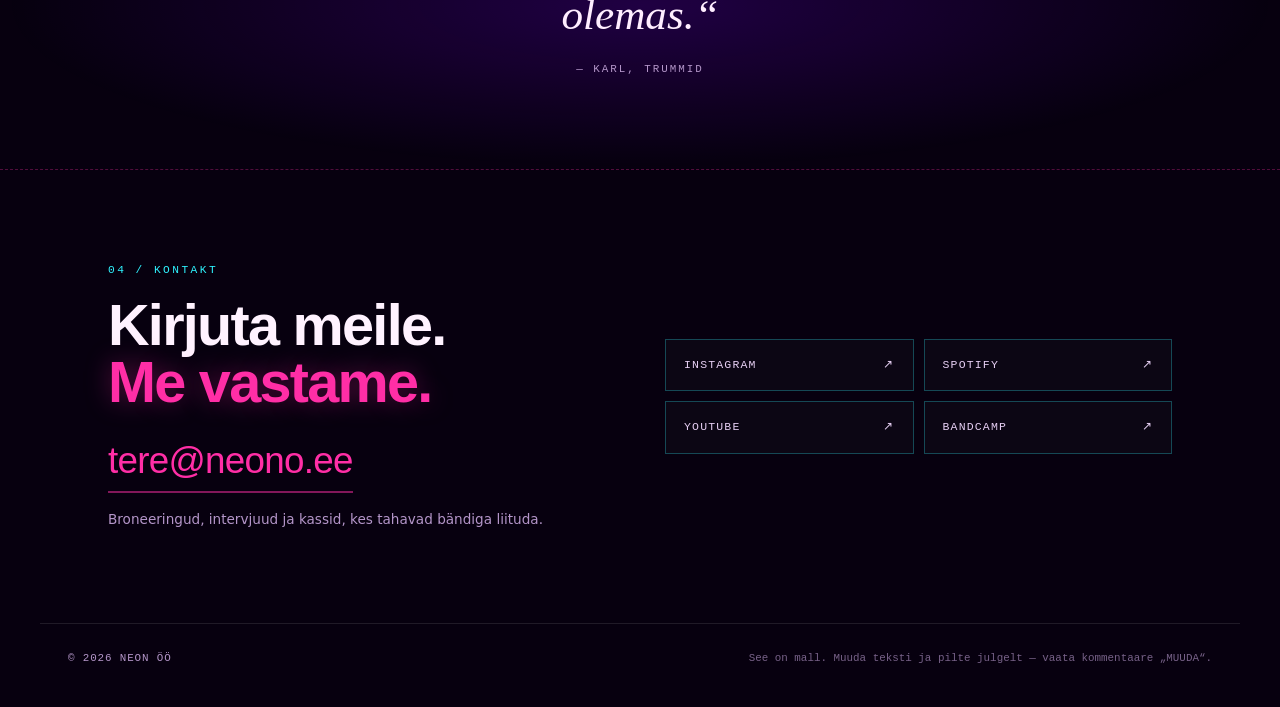
<file: mallid/neon-retro/index.html>
<!DOCTYPE html>
<html lang="et">
<head>
  <meta charset="utf-8">
  <meta name="viewport" content="width=device-width, initial-scale=1">
  <title>NEON ÖÖ – bändi leht</title>
  <meta name="description" content="Retro-neoon stiilis bändi leht – mall, mida saab muuta tekstide ja piltidega.">
  <link rel="stylesheet" href="stiil.css">
</head>
<body>

  <!-- ============================================================
       NEON ÖÖ – 80ndate stiilis bändi leht.
       Muuda peamiselt teksti ja pilte. Värvid on stiil.css failis.
       ============================================================ -->

  <div class="taevas" aria-hidden="true">
    <div class="päike"></div>
    <div class="vorgustik"></div>
  </div>

  <header class="pais">
    <!-- ✏️ MUUDA: bändi nimi -->
    <a class="logo" href="#">NEON<span>ÖÖ</span></a>

    <nav class="pais__nav" aria-label="Menüü">
      <a href="#lugu">Lugu</a>
      <a href="#kontserdid">Kontserdid</a>
      <a href="#galerii">Galerii</a>
      <a href="#kontakt">Kontakt</a>
    </nav>

    <a class="pilet" href="#kontserdid">Piletid <span aria-hidden="true">→</span></a>
  </header>

  <main>

    <!-- ================= KANGELANE ================= -->
    <section class="kangelane">
      <!-- ✏️ MUUDA: teadaanne -->
      <p class="vibro">✦ uus singel „Kosmosetee“ on väljas ✦</p>

      <!-- ✏️ MUUDA: bändi nimi (kaks tükki, et saaks eri värvi) -->
      <h1><span class="neon">NEON</span><span class="öö">ÖÖ</span></h1>

      <!-- ✏️ MUUDA: lühitutvustus -->
      <p class="alus">Süntesaatorid · suured kõlarid · lõputu suvi</p>
      <p class="asukoht">Tallinn, Eesti · tegutseme alates 1987</p>

      <div class="kangelane__nupud">
        <a class="nupp nupp--roosa" href="#kontserdid">Tule kontserdile</a>
        <a class="nupp nupp--joon" href="#lugu">Kes me oleme?</a>
      </div>

      <p class="kangelane__jargmine">
        <span class="punkt" aria-hidden="true"></span>
        Järgmine peatus: 28. november · Tallinn
      </p>
    </section>

    <!-- ================= LINT ================= -->
    <div class="lint-koht" aria-hidden="true">
      <div class="lint">
        <div class="lint__rada">
          <span>Uus album „Kosmosetee“</span><span>★</span>
          <span>Kontsertidel mängime valjemalt kui kunagi varem</span><span>★</span>
          <span>Piletid müügil</span><span>★</span>
          <span>Uus album „Kosmosetee“</span><span>★</span>
          <span>Kontsertidel mängime valjemalt kui kunagi varem</span><span>★</span>
          <span>Piletid müügil</span><span>★</span>
        </div>
      </div>
    </div>

    <!-- ================= LUGU ================= -->
    <section class="sektsioon lugu" id="lugu">
      <div class="lugu__pais">
        <p class="silt">01 / lugu</p>
        <h2>Kolm sõpra ja<br><em>üks liiga suur võimendi.</em></h2>
      </div>

      <div class="lugu__sisu">
        <!-- ✏️ MUUDA: bändi lugu, kaks lõiku -->
        <p class="lugu__juht">
          Alustasime 1987. aasta suvel ühes Tallinna keldris, kus oli rohkem
          pikendusjuhtmeid kui ruumi. Esimene kontsert oli kolmele inimesele,
          kellest kaks olid meie naabrid.
        </p>
        <p>
          Vahepeal läksime kõik oma teed, tegime “päris töid” ja lubasime, et
          kunagi enam ei tule. 2024. aastal helistas Karl ja ütles, et leidis
          garaažist vana süntesaatori. Ülejäänu on ajalugu — või vähemalt
          uus peatükk selles.
        </p>

        <div class="numbrid">
          <!-- ✏️ MUUDA: numbrid ja nende selgitused -->
          <div class="number">
            <span class="number__suur">12</span>
            <span class="number__silt">linna tänavu</span>
          </div>
          <div class="number">
            <span class="number__suur">03</span>
            <span class="number__silt">albumit</span>
          </div>
          <div class="number">
            <span class="number__suur">∞</span>
            <span class="number__silt">ööd järjest</span>
          </div>
        </div>
      </div>
    </section>

    <!-- ================= KONTSERDID ================= -->
    <section class="sektsioon kontserdid" id="kontserdid">
      <div class="kontserdid__pais">
        <p class="silt">02 / kontserdid</p>
        <h2>Tule kuula</h2>
      </div>

      <ul class="ajakava">
        <!-- ✏️ MUUDA: iga rea kuupäev, linn, koht ja piletistaatus -->
        <li class="kontsert">
          <time class="kontsert__kuupaev" datetime="2026-11-28">28.11</time>
          <div class="kontsert__koht">
            <h3>Tallinn</h3>
            <p>Paavli Kultuurivabrik</p>
          </div>
          <span class="kontsert__margis">viimased piletid</span>
          <a class="kontsert__link" href="#kontakt">Osta <span aria-hidden="true">↗</span></a>
        </li>

        <li class="kontsert">
          <time class="kontsert__kuupaev" datetime="2026-12-05">05.12</time>
          <div class="kontsert__koht">
            <h3>Tartu</h3>
            <p>Genialistide Klubi</p>
          </div>
          <span class="kontsert__margis">piletid müügil</span>
          <a class="kontsert__link" href="#kontakt">Osta <span aria-hidden="true">↗</span></a>
        </li>

        <li class="kontsert">
          <time class="kontsert__kuupaev" datetime="2026-12-13">13.12</time>
          <div class="kontsert__koht">
            <h3>Pärnu</h3>
            <p>Pärnu Kontserdimaja kohvik</p>
          </div>
          <span class="kontsert__margis">piletid müügil</span>
          <a class="kontsert__link" href="#kontakt">Osta <span aria-hidden="true">↗</span></a>
        </li>

        <li class="kontsert">
          <time class="kontsert__kuupaev" datetime="2027-01-09">09.01</time>
          <div class="kontsert__koht">
            <h3>Narva</h3>
            <p>Vaba Lava</p>
          </div>
          <span class="kontsert__margis">tulekul</span>
          <a class="kontsert__link" href="#kontakt">Info <span aria-hidden="true">↗</span></a>
        </li>
      </ul>
    </section>

    <!-- ================= GALERII ================= -->
    <section class="sektsioon galerii" id="galerii">
      <p class="silt">03 / galerii</p>
      <h2>Öö, mis jäi meelde</h2>

      <div class="galerii__vorgustik">
        <!-- 🖼️ MUUDA: galerii pildid ja allkirjad -->
        <figure class="pilt pilt--suur">
          <img src="pildid/ilutulestik.jpg" alt="Ilutulestik öises taevas">
          <figcaption>Tallinn, 2025 · viimane lugu enne veelindu</figcaption>
        </figure>

        <figure class="pilt">
          <img src="pildid/bensiinijaam-oo.jpg" alt="Bensiinijaam öösel" loading="lazy">
          <figcaption>Pärast kontserti, tee peal järgmisse linna</figcaption>
        </figure>

        <figure class="pilt">
          <img src="pildid/mootorratas.jpg" alt="Mootorratas liikumiskiirusel" loading="lazy">
          <figcaption>Kiirus, mida pildile ei saanud</figcaption>
        </figure>
      </div>
    </section>

    <!-- ================= TSITAAT ================= -->
    <section class="tsitaat">
      <blockquote>„Kui bass on piisavalt vali, ei ole homset olemas.“</blockquote>
      <cite>— Karl, trummid</cite>
    </section>

    <!-- ================= KONTAKT ================= -->
    <section class="sektsioon kontakt" id="kontakt">
      <div class="kontakt__tekst">
        <p class="silt">04 / kontakt</p>
        <h2>Kirjuta meile.<br><em>Me vastame.</em></h2>
        <!-- ✏️ MUUDA: e-posti aadress -->
        <a class="kontakt__meil" href="mailto:tere@neono.ee">tere@neono.ee</a>
        <p class="kontakt__markus">
          Broneeringud, intervjuud ja kassid, kes tahavad bändiga liituda.
        </p>
      </div>

      <div class="kontakt__lingid">
        <!-- ✏️ MUUDA: lingid sinu sotsiaalmeediasse -->
        <a href="#">Instagram <span aria-hidden="true">↗</span></a>
        <a href="#">Spotify <span aria-hidden="true">↗</span></a>
        <a href="#">YouTube <span aria-hidden="true">↗</span></a>
        <a href="#">Bandcamp <span aria-hidden="true">↗</span></a>
      </div>
    </section>
  </main>

  <footer class="jalus">
    <p>© 2026 NEON ÖÖ</p>
    <p class="jalus__vaike">See on mall. Muuda teksti ja pilte julgelt — vaata kommentaare „MUUDA“.</p>
  </footer>

</body>
</html>
</file>
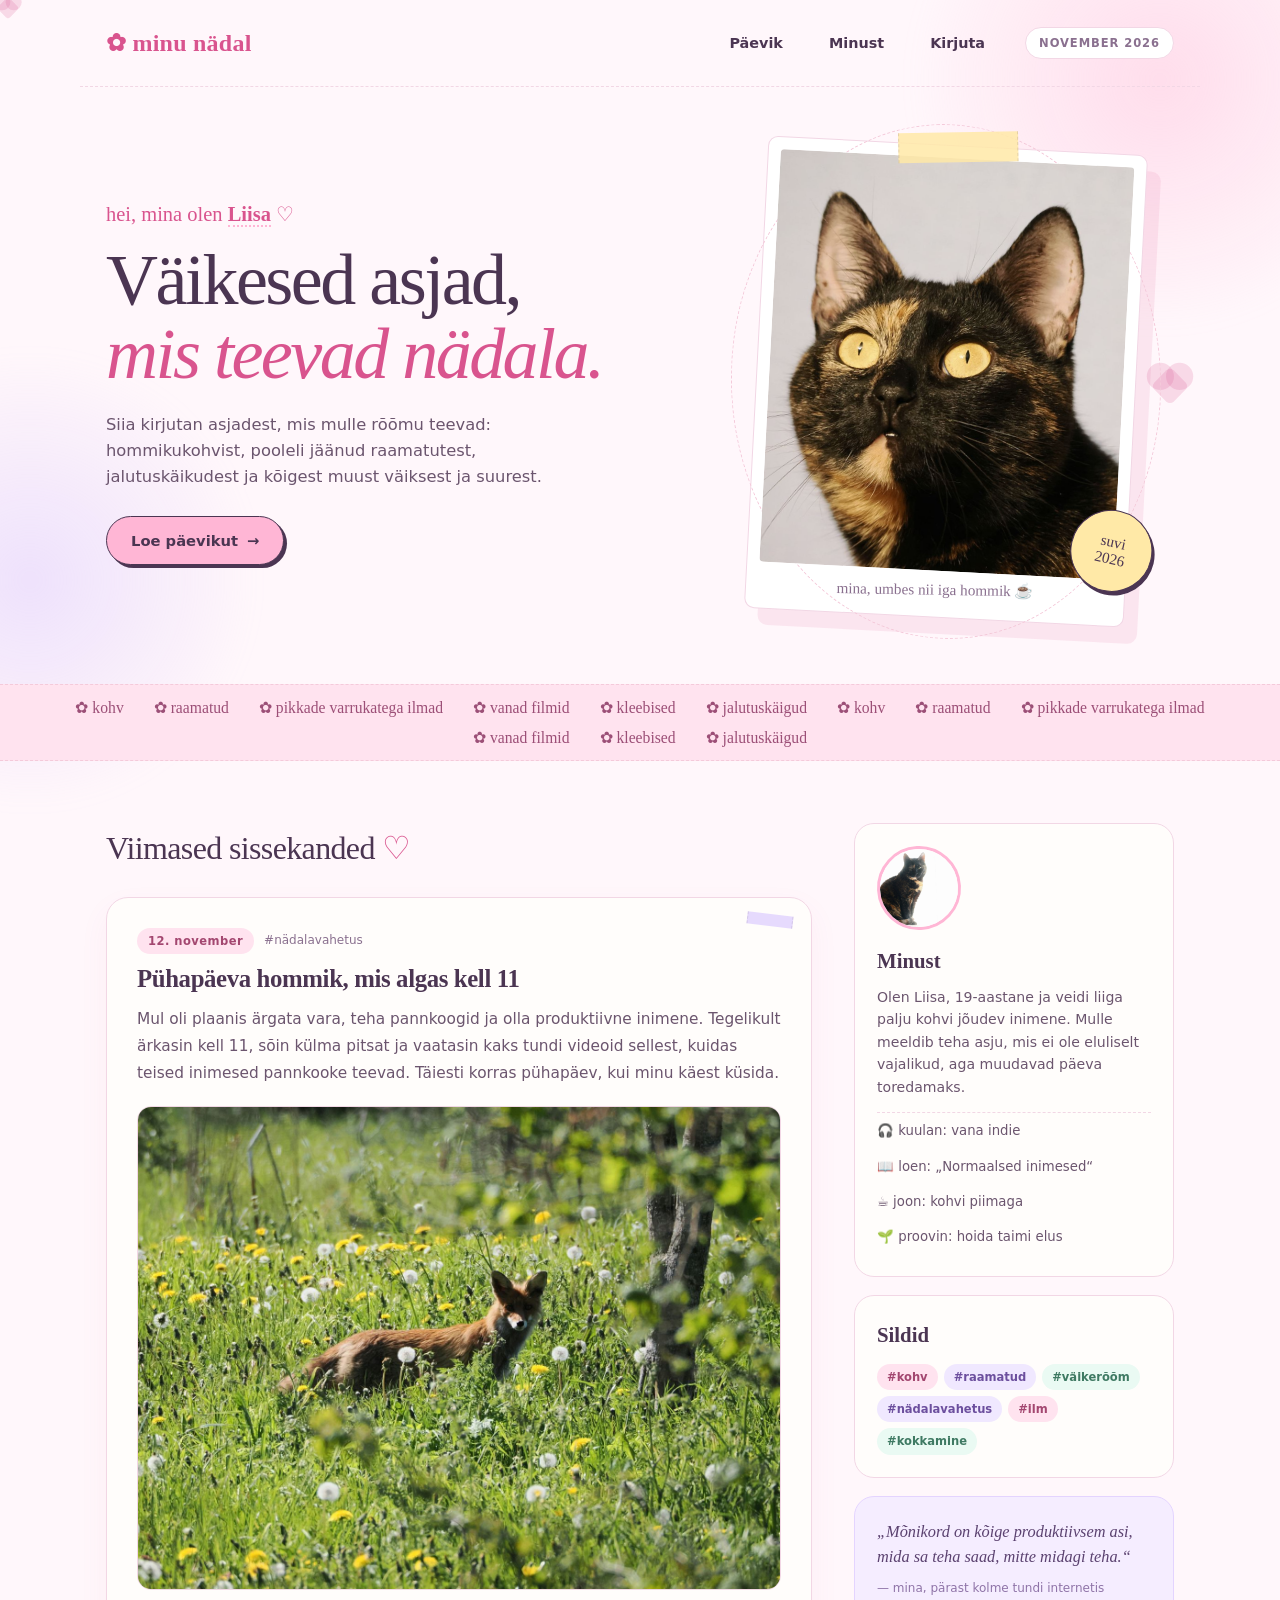
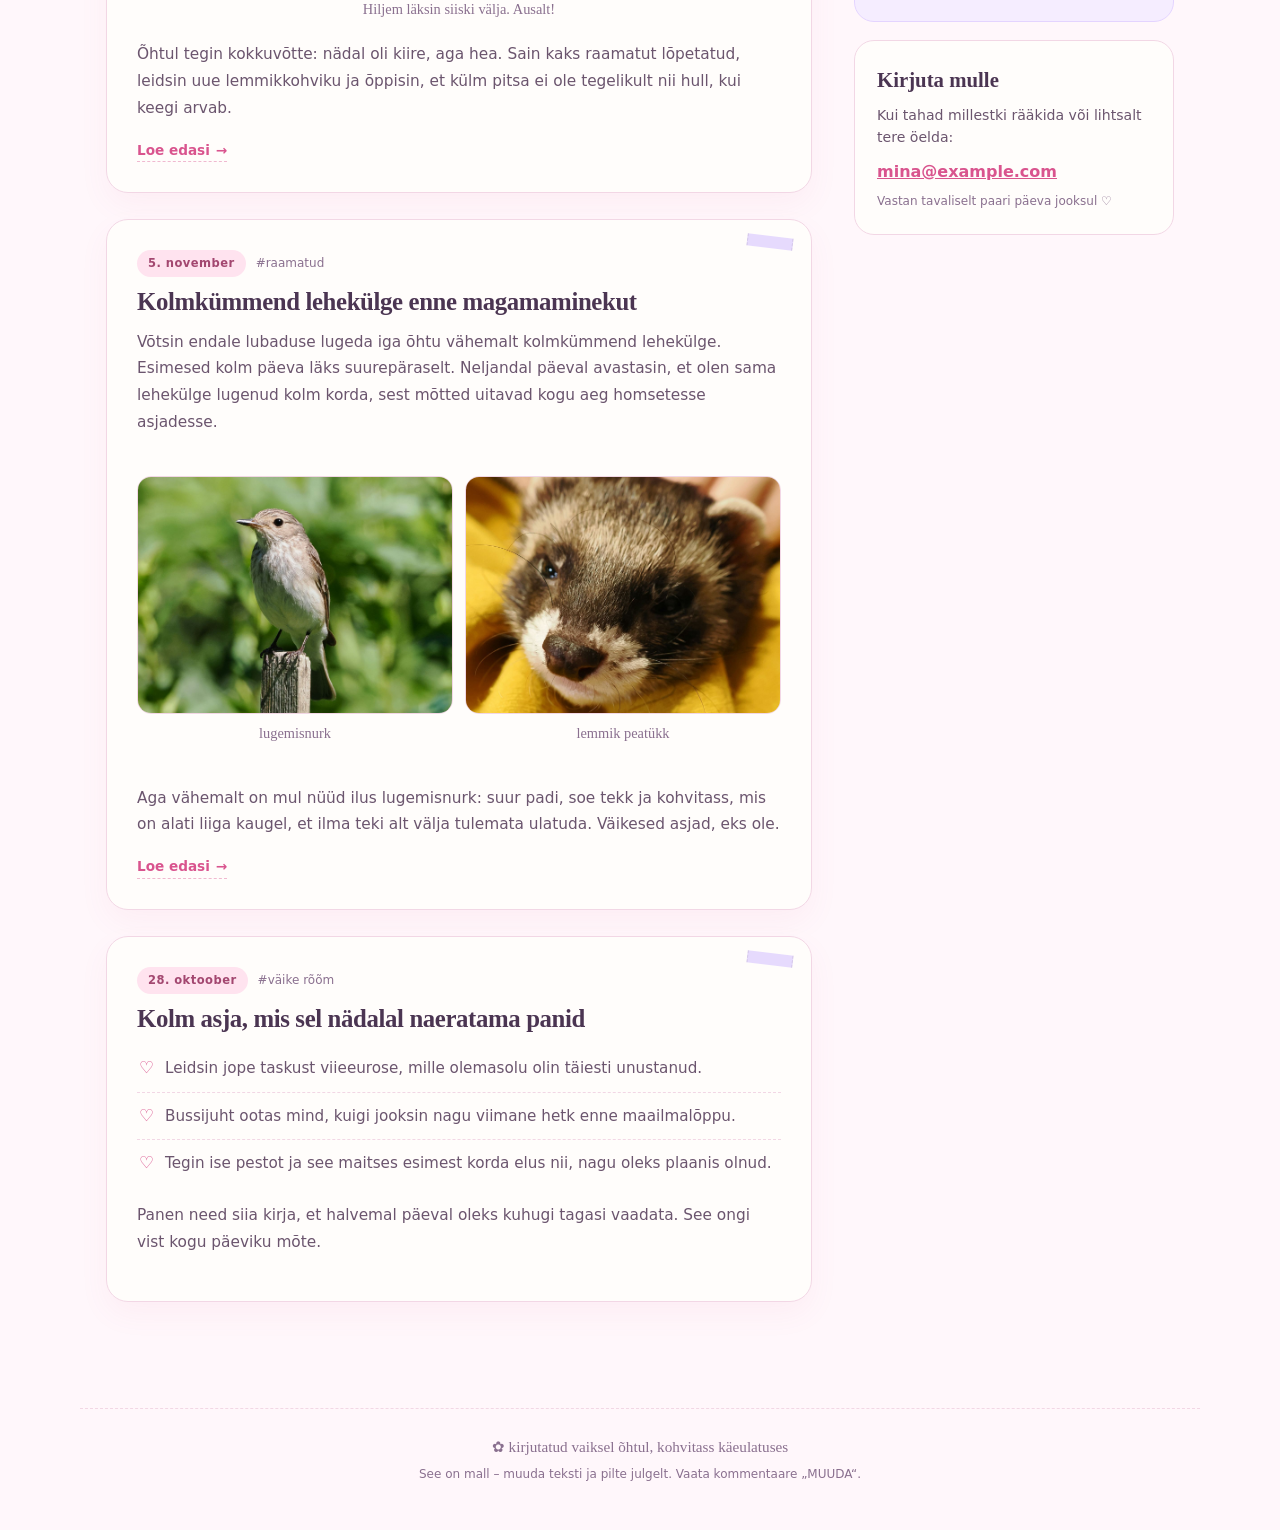
<file: mallid/pastelne-paevik/index.html>
<!DOCTYPE html>
<html lang="et">
<head>
  <meta charset="utf-8">
  <meta name="viewport" content="width=device-width, initial-scale=1">
  <title>Minu nädal – pastelne päevik</title>
  <meta name="description" content="Pastelses toonis isiklik päevik – mall, mida saab muuta tekstide ja piltidega.">
  <link rel="stylesheet" href="stiil.css">
</head>
<body>

  <!-- ============================================================
       SEE ON MALL. Kõik kohad, mida tavaliselt muuta tasub,
       on tähistatud kommentaariga „MUUDA“.
       ============================================================ -->

  <div class="taust" aria-hidden="true">
    <span class="taust__syda"></span>
    <span class="taust__syda taust__syda--2"></span>
    <span class="taust__syda taust__syda--3"></span>
  </div>

  <header class="pais">
    <!-- ✏️ MUUDA: sinu nimi või päeviku pealkiri -->
    <a class="logo" href="#">✿ minu nädal</a>

    <nav class="pais__nav" aria-label="Menüü">
      <a href="#paevik">Päevik</a>
      <a href="#minust">Minust</a>
      <a href="#kontakt">Kirjuta</a>
    </nav>

    <!-- ✏️ MUUDA: kuu ja aasta -->
    <span class="pais__kuupaev">november 2026</span>
  </header>

  <main>

    <!-- ================= KANGELANE ================= -->
    <section class="kangelane">
      <div class="kangelane__tekst">
        <!-- ✏️ MUUDA: tere­tus ja nimi -->
        <p class="kangelane__tervitus">hei, mina olen <strong>Liisa</strong> ♡</p>

        <!-- ✏️ MUUDA: suur pealkiri -->
        <h1>Väikesed asjad,<br><em>mis teevad nädala.</em></h1>

        <!-- ✏️ MUUDA: tutvustus -->
        <p class="kangelane__sissejuhatus">
          Siia kirjutan asjadest, mis mulle rõõmu teevad: hommikukohvist,
          pooleli jäänud raamatutest, jalutuskäikudest ja kõigest muust
          väiksest ja suurest.
        </p>

        <a class="nupp" href="#paevik">Loe päevikut <span aria-hidden="true">→</span></a>
      </div>

      <figure class="kangelane__pilt">
        <!-- 🖼️ MUUDA: kangelase pilt (või asenda oma pildiga kaustast pildid/) -->
        <img src="pildid/kass-portree.jpg" alt="Kass vaatab kaamerasse">
        <span class="kangelane__teip" aria-hidden="true"></span>
        <span class="kangelane__kleeps" aria-hidden="true">suvi<br>2026</span>
        <figcaption>mina, umbes nii iga hommik ☕</figcaption>
      </figure>
    </section>

    <div class="lint" aria-hidden="true">
      <span>✿ kohv</span><span>✿ raamatud</span><span>✿ pikkade varrukatega ilmad</span>
      <span>✿ vanad filmid</span><span>✿ kleebised</span><span>✿ jalutuskäigud</span>
      <span>✿ kohv</span><span>✿ raamatud</span><span>✿ pikkade varrukatega ilmad</span>
      <span>✿ vanad filmid</span><span>✿ kleebised</span><span>✿ jalutuskäigud</span>
    </div>

    <!-- ================= SISU ================= -->
    <div class="sisu">

      <section class="paevik" id="paevik">
        <h2 class="paevik__pealkiri">Viimased sissekanded <span aria-hidden="true">♡</span></h2>

        <!-- ---------------- KANNE 1 ---------------- -->
        <article class="kanne">
          <div class="kanne__pais">
            <!-- ✏️ MUUDA: kuupäev -->
            <span class="kanne__kuupaev">12. november</span>
            <span class="kanne__margis">#nädalavahetus</span>
          </div>

          <!-- ✏️ MUUDA: sissekande pealkiri -->
          <h3>Pühapäeva hommik, mis algas kell 11</h3>

          <p>
            Mul oli plaanis ärgata vara, teha pannkoogid ja olla produktiivne inimene.
            Tegelikult ärkasin kell 11, sõin külma pitsat ja vaatasin kaks tundi
            videoid sellest, kuidas teised inimesed pannkooke teevad. Täiesti korras
            pühapäev, kui minu käest küsida.
          </p>

          <figure class="foto">
            <!-- 🖼️ MUUDA: sissekande pilt -->
            <img src="pildid/rebane-heinamaal.jpg" alt="Rebane rohelisel heinamaal">
            <figcaption>Hiljem läksin siiski välja. Ausalt!</figcaption>
          </figure>

          <p>
            Õhtul tegin kokkuvõtte: nädal oli kiire, aga hea. Sain kaks raamatut
            lõpetatud, leidsin uue lemmikkohviku ja õppisin, et külm pitsa ei ole
            tegelikult nii hull, kui keegi arvab.
          </p>

          <span class="kanne__link">Loe edasi <span aria-hidden="true">→</span></span>
        </article>

        <!-- ---------------- KANNE 2 ---------------- -->
        <article class="kanne">
          <div class="kanne__pais">
            <span class="kanne__kuupaev">5. november</span>
            <span class="kanne__margis">#raamatud</span>
          </div>

          <h3>Kolmkümmend lehekülge enne magamaminekut</h3>

          <p>
            Võtsin endale lubaduse lugeda iga õhtu vähemalt kolmkümmend lehekülge.
            Esimesed kolm päeva läks suurepäraselt. Neljandal päeval avastasin, et
            olen sama lehekülge lugenud kolm korda, sest mõtted uitavad kogu aeg
            homsetesse asjadesse.
          </p>

          <div class="fotod-paar">
            <figure class="foto">
              <!-- 🖼️ MUUDA: esimene väike pilt -->
              <img src="pildid/vaike-lind.jpg" alt="Väike lind oksal">
              <figcaption> lugemisnurk</figcaption>
            </figure>
            <figure class="foto">
              <!-- 🖼️ MUUDA: teine väike pilt -->
              <img src="pildid/tuhkur-lahedalt.jpg" alt="Tuhkur lähedalt vaadatuna">
              <figcaption>lemmik peatükk</figcaption>
            </figure>
          </div>

          <p>
            Aga vähemalt on mul nüüd ilus lugemisnurk: suur padi, soe tekk ja
            kohvitass, mis on alati liiga kaugel, et ilma teki alt välja tulemata
            ulatuda. Väikesed asjad, eks ole.
          </p>

          <span class="kanne__link">Loe edasi <span aria-hidden="true">→</span></span>
        </article>

        <!-- ---------------- KANNE 3 ---------------- -->
        <article class="kanne kanne--lyhike">
          <div class="kanne__pais">
            <span class="kanne__kuupaev">28. oktoober</span>
            <span class="kanne__margis">#väike rõõm</span>
          </div>

          <h3>Kolm asja, mis sel nädalal naeratama panid</h3>

          <ul class="naeratused">
            <li>Leidsin jope taskust viieeurose, mille olemasolu olin täiesti unustanud.</li>
            <li>Bussijuht ootas mind, kuigi jooksin nagu viimane hetk enne maailmalõppu.</li>
            <li>Tegin ise pestot ja see maitses esimest korda elus nii, nagu oleks plaanis olnud.</li>
          </ul>

          <p>
            Panen need siia kirja, et halvemal päeval oleks kuhugi tagasi vaadata.
            See ongi vist kogu päeviku mõte.
          </p>
        </article>
      </section>

      <!-- ================= KÕRVALTULP ================= -->
      <aside class="kylg" id="minust">

        <div class="kaart minust">
          <!-- 🖼️ MUUDA: sinu pilt -->
          <img class="minust__pilt" src="pildid/kass-must-valgel.jpg" alt="Must kass valgel taustal">
          <h2>Minust</h2>

          <!-- ✏️ MUUDA: paar sõna endast -->
          <p>
            Olen Liisa, 19-aastane ja veidi liiga palju kohvi jõudev inimene.
            Mulle meeldib teha asju, mis ei ole eluliselt vajalikud, aga
            muudavad päeva toredamaks.
          </p>

          <ul class="minust__faktid">
            <!-- ✏️ MUUDA: väikesed faktid enda kohta -->
            <li><span aria-hidden="true">🎧</span> kuulan: vana indie</li>
            <li><span aria-hidden="true">📖</span> loen: „Normaalsed inimesed“</li>
            <li><span aria-hidden="true">☕</span> joon: kohvi piimaga</li>
            <li><span aria-hidden="true">🌱</span> proovin: hoida taimi elus</li>
          </ul>
        </div>

        <div class="kaart">
          <h2>Sildid</h2>
          <div class="sildid">
            <!-- ✏️ MUUDA: märksõnad -->
            <span>#kohv</span>
            <span>#raamatud</span>
            <span>#väikerõõm</span>
            <span>#nädalavahetus</span>
            <span>#ilm</span>
            <span>#kokkamine</span>
          </div>
        </div>

        <div class="kaart tsitaat-kaart">
          <p>„Mõnikord on kõige produktiivsem asi, mida sa teha saad, mitte midagi teha.“</p>
          <span>— mina, pärast kolme tundi internetis</span>
        </div>

        <div class="kaart kontakt-kaart" id="kontakt">
          <h2>Kirjuta mulle</h2>
          <p>Kui tahad millestki rääkida või lihtsalt tere öelda:</p>
          <!-- ✏️ MUUDA: sinu e-posti aadress -->
          <a class="kontakt-kaart__link" href="mailto:mina@example.com">mina@example.com</a>
          <p class="kontakt-kaart__vaike">Vastan tavaliselt paari päeva jooksul ♡</p>
        </div>

      </aside>
    </div>
  </main>

  <footer class="jalus">
    <!-- ✏️ MUUDA: jaluse tekst -->
    <p>✿ kirjutatud vaiksel õhtul, kohvitass käeulatuses</p>
    <p class="jalus__vaike">See on mall – muuda teksti ja pilte julgelt. Vaata kommentaare „MUUDA“.</p>
  </footer>

</body>
</html>
</file>
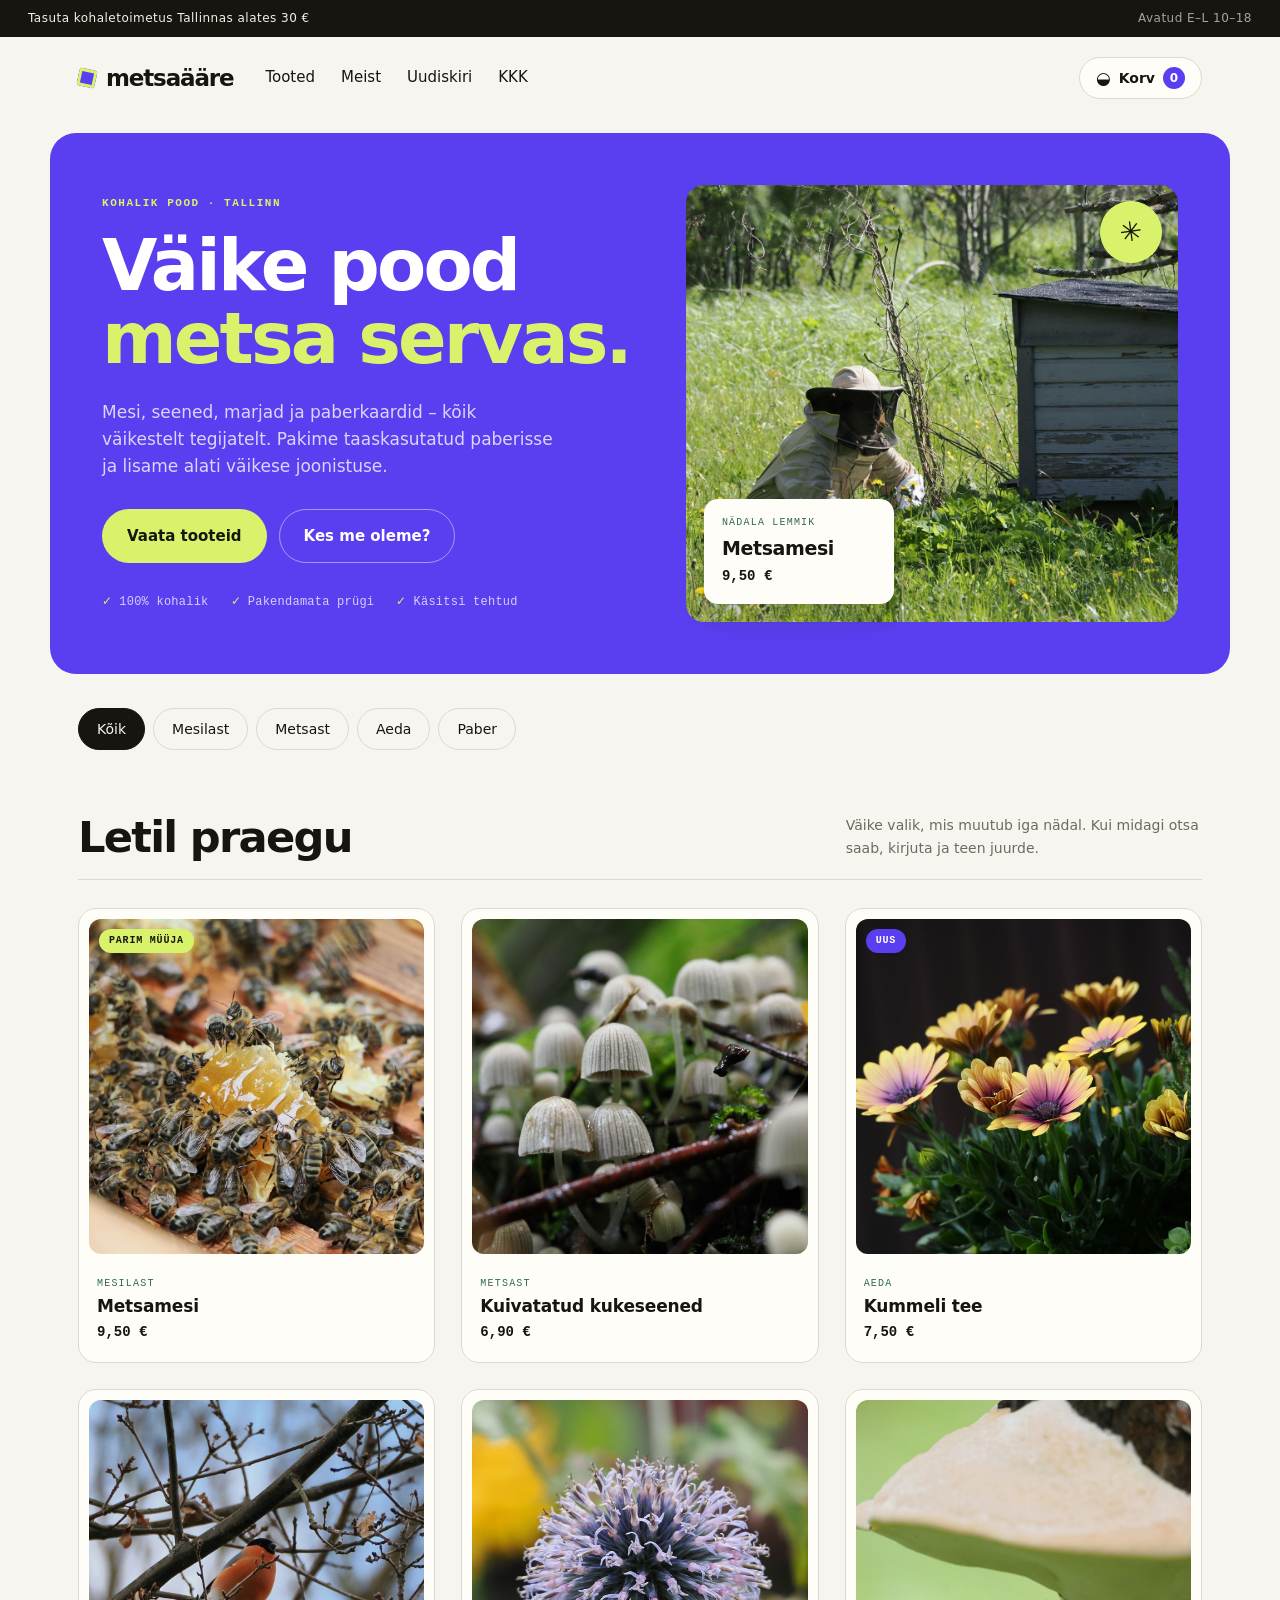
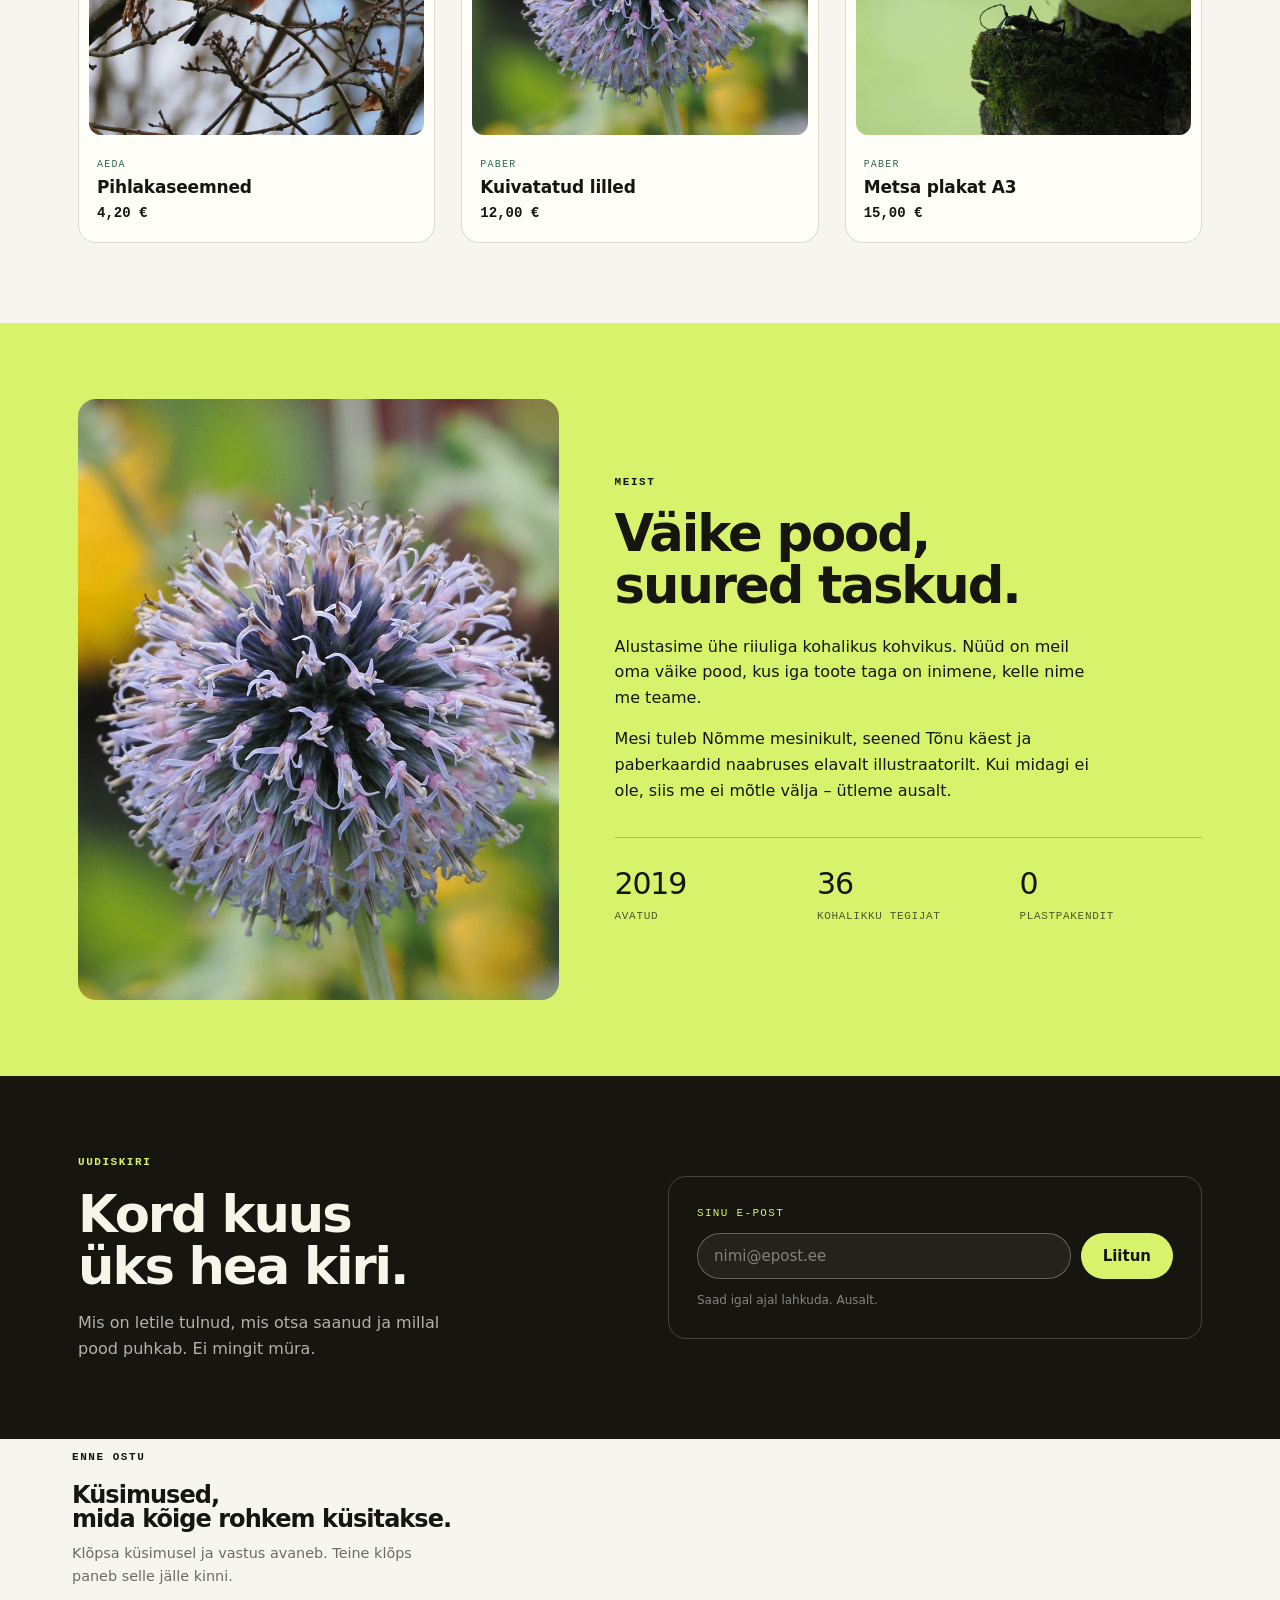
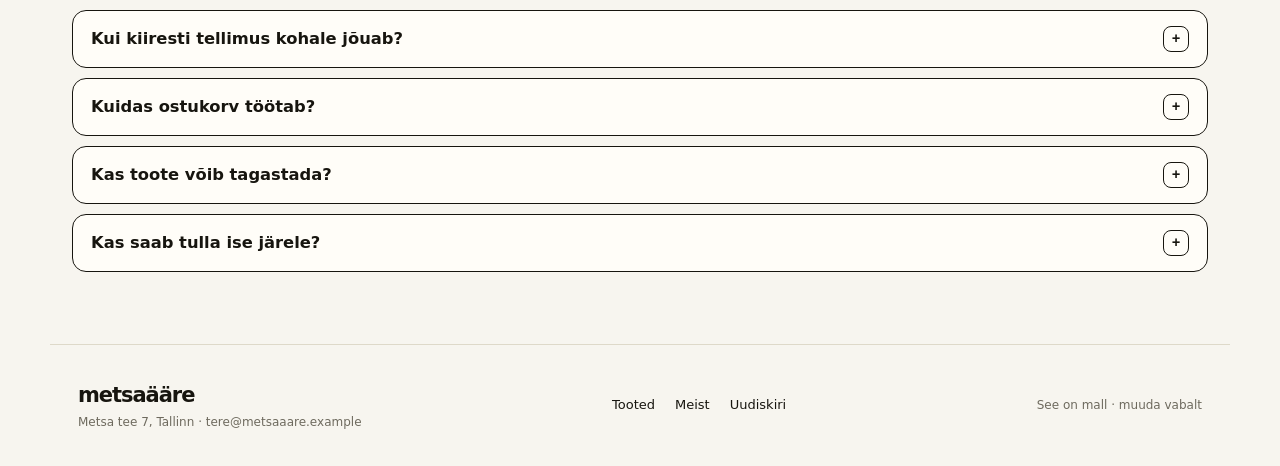
<file: mallid/pood/index.html>
<!DOCTYPE html>
<html lang="et">
<head>
  <meta charset="utf-8">
  <meta name="viewport" content="width=device-width, initial-scale=1">
  <title>Metsaääre pood</title>
  <meta name="description" content="Väike kohalik pood – lihtne veebipoe mall algajale.">
  <link rel="stylesheet" href="stiil.css">
</head>
<body>

  <!-- ============================================================
       METSAÄÄRE POOD – lihtne veebipoe vaade.
       Muuda tooteid, hindu ja pilte. Värvid on stiil.css failis.
       Ostukorv on väike näidis (skript.js) – see ei saada kuhugi andmeid.
       ============================================================ -->

  <!-- 🏷️ MUUDA: ülemine teadete riba -->
  <div class="teade">
    <p>Tasuta kohaletoimetus Tallinnas alates 30 €</p>
    <p class="teade__lisa">Avatud E–L 10–18</p>
  </div>

  <header class="pais">
    <!-- ✏️ MUUDA: poe nimi -->
    <a class="logo" href="#">
      <span class="logo__tapp" aria-hidden="true"></span>
      metsaääre
    </a>

    <nav class="pais__nav" aria-label="Peamenüü">
      <a href="#tooted">Tooted</a>
      <a href="#lugu">Meist</a>
      <a href="#uudiskiri">Uudiskiri</a>
      <a href="#kkk">KKK</a>
    </nav>

    <!-- 🛒 Ostukorv: number muutub, kui vajutad „Lisa korvi“ -->
    <button class="korv" type="button" aria-live="polite">
      <span class="korv__ikoon" aria-hidden="true">◒</span>
      <span>Korv</span>
      <span class="korv__arv" id="korvi-arv">0</span>
    </button>
  </header>

  <main>

    <!-- ================= KANGELANE ================= -->
    <section class="kangelane">
      <div class="kangelane__tekst">
        <!-- ✏️ MUUDA: väike tekst -->
        <p class="silt">Kohalik pood · Tallinn</p>

        <!-- ✏️ MUUDA: suur pealkiri -->
        <h1>Väike pood<br><span>metsa servas.</span></h1>

        <!-- ✏️ MUUDA: tutvustus -->
        <p class="kangelane__juht">
          Mesi, seened, marjad ja paberkaardid – kõik väikestelt tegijatelt.
          Pakime taaskasutatud paberisse ja lisame alati väikese joonistuse.
        </p>

        <div class="kangelane__nupud">
          <a class="nupp nupp--tuli" href="#tooted">Vaata tooteid</a>
          <a class="nupp nupp--joon" href="#lugu">Kes me oleme?</a>
        </div>

        <ul class="tunnused">
          <li>100% kohalik</li>
          <li>Pakendamata prügi</li>
          <li>Käsitsi tehtud</li>
        </ul>
      </div>

      <div class="kangelane__pilt">
        <!-- 🖼️ MUUDA: avafoto -->
        <img src="pildid/mesinik-rohus.jpg" alt="Mesinik tarude juures rohus" fetchpriority="high">

        <div class="hinnasilt">
          <span class="hinnasilt__silt">Nädala lemmik</span>
          <strong>Metsamesi</strong>
          <span class="hinnasilt__hind">9,50 €</span>
        </div>

        <span class="taht" aria-hidden="true">✳</span>
      </div>
    </section>

    <!-- ================= KATEGOORIAD ================= -->
    <div class="kategooriad" aria-label="Kategooriad">
      <a class="kiip kiip--aktiivne" href="#tooted">Kõik</a>
      <a class="kiip" href="#tooted">Mesilast</a>
      <a class="kiip" href="#tooted">Metsast</a>
      <a class="kiip" href="#tooted">Aeda</a>
      <a class="kiip" href="#tooted">Paber</a>
    </div>

    <!-- ================= TOOTED ================= -->
    <section class="tooted" id="tooted">
      <div class="tooted__pais">
        <h2>Letil praegu</h2>
        <!-- ✏️ MUUDA: väike selgitus -->
        <p>Väike valik, mis muutub iga nädal. Kui midagi otsa saab, kirjuta ja teen juurde.</p>
      </div>

      <div class="tootevorgustik">

        <!-- ---------- TOOTEKAART 1 ---------- -->
        <article class="toode">
          <div class="toode__pilt">
            <!-- 🖼️ MUUDA: toote pilt -->
            <img src="pildid/mesilased-tarul.jpg" alt="Mesilased kärjel mee juures" loading="lazy">
            <span class="margis margis--roheline">Parim müüja</span>
            <!-- 🛒 nupu tekst ja toote nimi on all data-nimi sees -->
            <button class="lisa" type="button" data-nimi="Metsamesi">Lisa korvi +</button>
          </div>
          <div class="toode__info">
            <span class="toode__kat">Mesilast</span>
            <h3>Metsamesi</h3>
            <!-- ✏️ MUUDA: hind -->
            <p class="toode__hind">9,50 €</p>
          </div>
        </article>

        <!-- ---------- TOOTEKAART 2 ---------- -->
        <article class="toode">
          <div class="toode__pilt">
            <img src="pildid/seened.jpg" alt="Metsaseened korvis" loading="lazy">
            <button class="lisa" type="button" data-nimi="Kuivatatud kukeseened">Lisa korvi +</button>
          </div>
          <div class="toode__info">
            <span class="toode__kat">Metsast</span>
            <h3>Kuivatatud kukeseened</h3>
            <p class="toode__hind">6,90 €</p>
          </div>
        </article>

        <!-- ---------- TOOTEKAART 3 ---------- -->
        <article class="toode">
          <div class="toode__pilt">
            <img src="pildid/kummelid.jpg" alt="Kummelid aias" loading="lazy">
            <span class="margis margis--uus">Uus</span>
            <button class="lisa" type="button" data-nimi="Kummeli tee">Lisa korvi +</button>
          </div>
          <div class="toode__info">
            <span class="toode__kat">Aeda</span>
            <h3>Kummeli tee</h3>
            <p class="toode__hind">7,50 €</p>
          </div>
        </article>

        <!-- ---------- TOOTEKAART 4 ---------- -->
        <article class="toode">
          <div class="toode__pilt">
            <img src="pildid/pihlakamarjad.jpg" alt="Pihlakamarjad oksal" loading="lazy">
            <button class="lisa" type="button" data-nimi="Pihlakaseemned">Lisa korvi +</button>
          </div>
          <div class="toode__info">
            <span class="toode__kat">Aeda</span>
            <h3>Pihlakaseemned</h3>
            <p class="toode__hind">4,20 €</p>
          </div>
        </article>

        <!-- ---------- TOOTEKAART 5 ---------- -->
        <article class="toode">
          <div class="toode__pilt">
            <img src="pildid/lill-pall.jpg" alt="Kuivatatud lilled" loading="lazy">
            <button class="lisa" type="button" data-nimi="Kuivatatud lilled">Lisa korvi +</button>
          </div>
          <div class="toode__info">
            <span class="toode__kat">Paber</span>
            <h3>Kuivatatud lilled</h3>
            <p class="toode__hind">12,00 €</p>
          </div>
        </article>

        <!-- ---------- TOOTEKAART 6 ---------- -->
        <article class="toode">
          <div class="toode__pilt">
            <img src="pildid/seen-samblal.jpg" alt="Seen samblal" loading="lazy">
            <button class="lisa" type="button" data-nimi="Metsa plakat A3">Lisa korvi +</button>
          </div>
          <div class="toode__info">
            <span class="toode__kat">Paber</span>
            <h3>Metsa plakat A3</h3>
            <p class="toode__hind">15,00 €</p>
          </div>
        </article>

      </div>
    </section>

    <!-- ================= MEIST ================= -->
    <section class="lugu" id="lugu">
      <div class="lugu__pilt">
        <!-- 🖼️ MUUDA: poodi või tegija foto -->
        <img src="pildid/lill-pall.jpg" alt="Lilled poe letil" loading="lazy">
      </div>

      <div class="lugu__tekst">
        <p class="silt">Meist</p>
        <!-- ✏️ MUUDA: pealkiri -->
        <h2>Väike pood,<br>suured taskud.</h2>

        <!-- ✏️ MUUDA: lugu -->
        <p>
          Alustasime ühe riiuliga kohalikus kohvikus. Nüüd on meil oma väike
          pood, kus iga toote taga on inimene, kelle nime me teame.
        </p>
        <p>
          Mesi tuleb Nõmme mesinikult, seened Tõnu käest ja paberkaardid
          naabruses elavalt illustraatorilt. Kui midagi ei ole, siis me ei
          mõtle välja – ütleme ausalt.
        </p>

        <dl class="numbrid">
          <div><dt>2019</dt><dd>avatud</dd></div>
          <div><dt>36</dt><dd>kohalikku tegijat</dd></div>
          <div><dt>0</dt><dd>plastpakendit</dd></div>
        </dl>
      </div>
    </section>

    <!-- ================= UUDISKIRI ================= -->
    <section class="uudiskiri" id="uudiskiri">
      <div>
        <p class="silt silt--hele">Uudiskiri</p>
        <!-- ✏️ MUUDA: üleskutse -->
        <h2>Kord kuus<br>üks hea kiri.</h2>
        <p class="uudiskiri__tekst">
          Mis on letile tulnud, mis otsa saanud ja millal pood puhkab.
          Ei mingit müra.
        </p>
      </div>

      <!-- ✏️ MUUDA: vormi tegevus (action), kui sul on uudiskirja teenus -->
      <form class="vorm" action="#" method="post">
        <label for="email">Sinu e-post</label>
        <div class="vorm__rida">
          <input id="email" name="email" type="email" placeholder="nimi@epost.ee" required>
          <button class="nupp nupp--tuli" type="submit">Liitun</button>
        </div>
        <p class="vorm__vaike">Saad igal ajal lahkuda. Ausalt.</p>
      </form>
    </section>

    <!-- ================= KKK ================= -->
    <section class="kkk" id="kkk">
      <div class="kkk__pais">
        <p class="silt">Enne ostu</p>
        <h2>Küsimused,<br>mida kõige rohkem küsitakse.</h2>
        <p class="kkk__markus">Klõpsa küsimusel ja vastus avaneb. Teine klõps paneb selle jälle kinni.</p>
      </div>

      <div class="kkk__nimekiri">
        <!-- ✏️ MUUDA: küsimus on summary-real, vastus tuleb selle järele -->
        <details class="kkk__punkt">
          <summary class="kkk__kysimus">Kui kiiresti tellimus kohale jõuab?</summary>
          <p>Tallinnas toome tellimuse kohale 1–2 tööpäeva jooksul, üle Eesti 2–4 päevaga. Üle 30 € tellimusele on kohaletoimetamine tasuta.</p>
        </details>

        <details class="kkk__punkt">
          <summary class="kkk__kysimus">Kuidas ostukorv töötab?</summary>
          <p>See on väike näidis: „Lisa korvi“ liidab toote ja number üleval paremal kasvab. Midagi ei saadeta kuhugi — päris poe jaoks tuleb see osa ise ühendada.</p>
        </details>

        <details class="kkk__punkt">
          <summary class="kkk__kysimus">Kas toote võib tagastada?</summary>
          <p>Avamata toote võib tagastada 14 päeva jooksul. Mesi ja seened on toidukaubad — neid tagastada ei saa, aga kui midagi on korrast ära, kirjuta ja leiame lahenduse.</p>
        </details>

        <details class="kkk__punkt">
          <summary class="kkk__kysimus">Kas saab tulla ise järele?</summary>
          <p>Jah, Metsa tee 7 juures saab tellimuse kätte E–L kella 10–18. Kirjuta lihtsalt enne, et paneme koti valmis.</p>
        </details>
      </div>
    </section>

  </main>

  <footer class="jalus">
    <div>
      <!-- ✏️ MUUDA: poe nimi ja aasta -->
      <p class="jalus__nimi">metsaääre</p>
      <p class="jalus__vaike">Metsa tee 7, Tallinn · tere@metsaaare.example</p>
    </div>

    <nav class="jalus__nav" aria-label="Jaluse lingid">
      <a href="#tooted">Tooted</a>
      <a href="#lugu">Meist</a>
      <a href="#uudiskiri">Uudiskiri</a>
    </nav>

    <p class="jalus__vaike">See on mall · muuda vabalt</p>
  </footer>

  <!-- Väike teade, mis ilmub pärast „Lisa korvi“ vajutust -->
  <div class="teavitus" id="teavitus" role="status" aria-live="polite"></div>

  <script src="skript.js"></script>
</body>
</html>
</file>
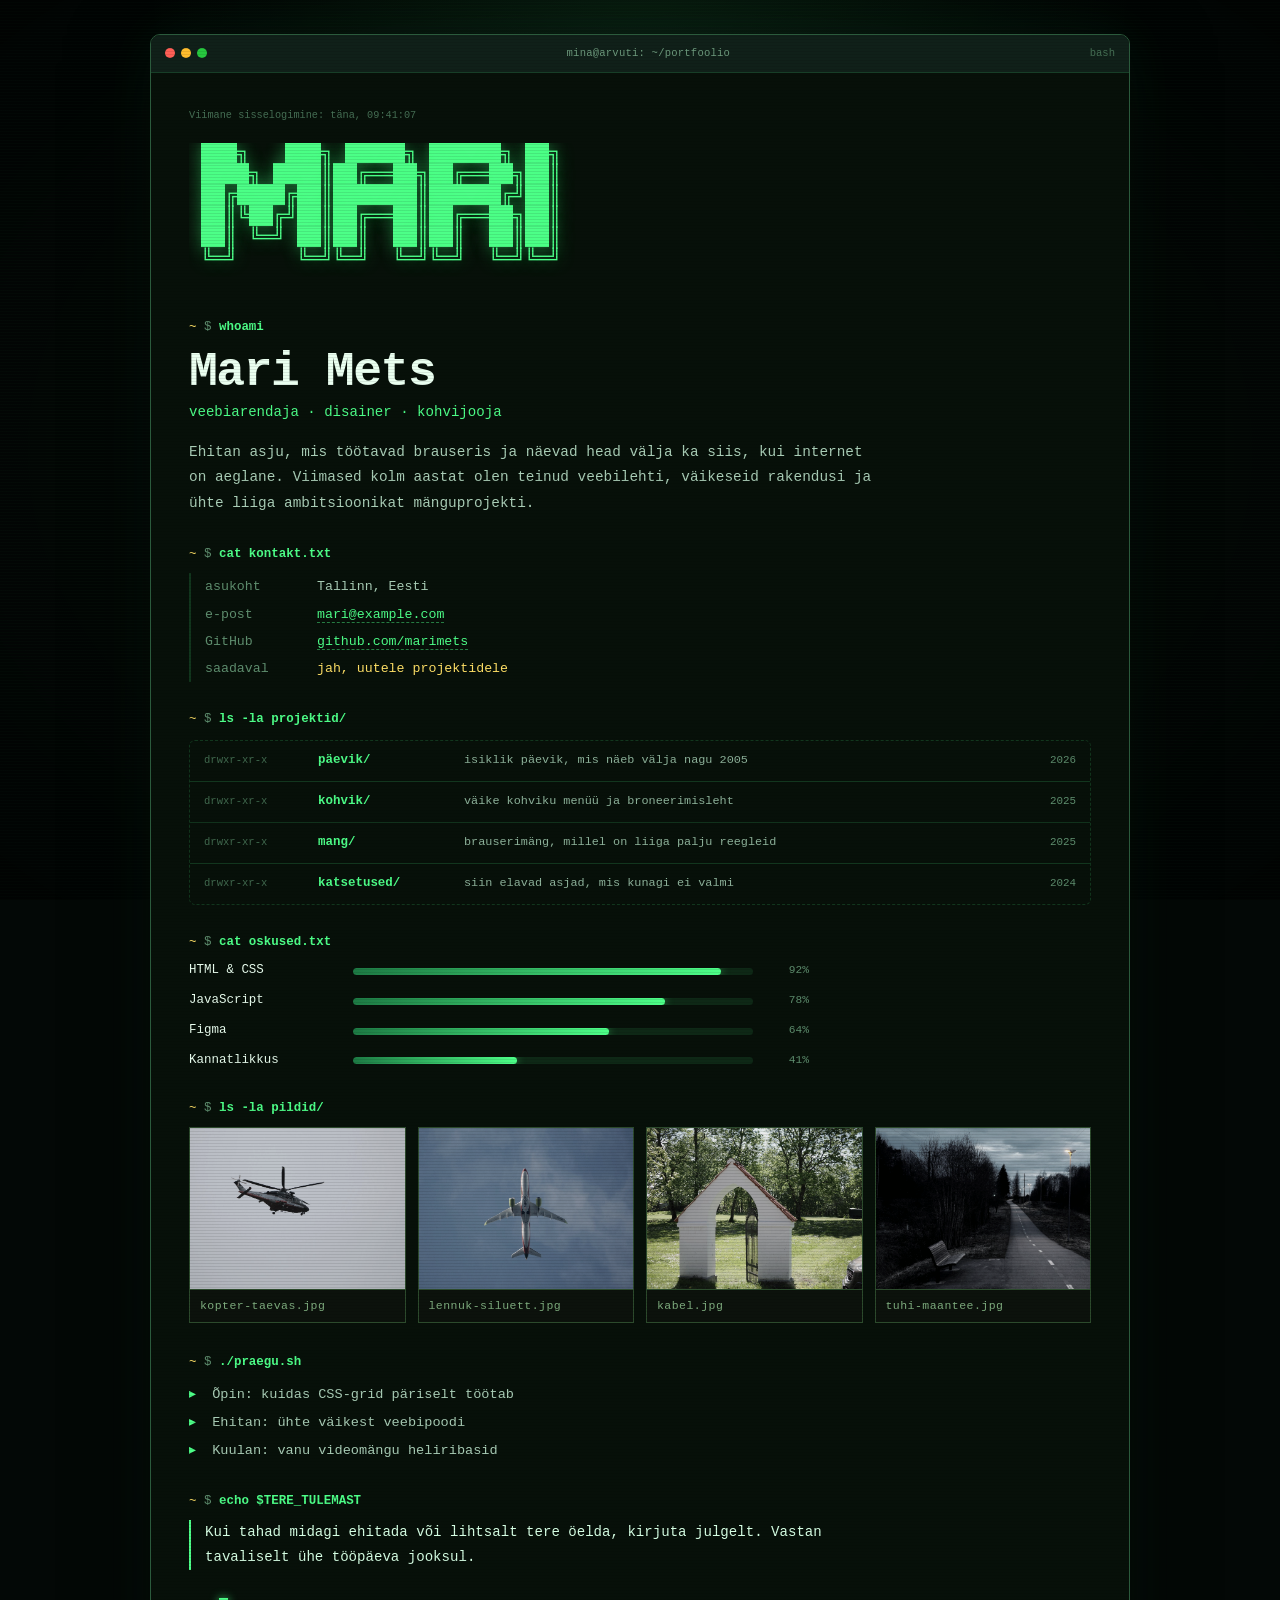
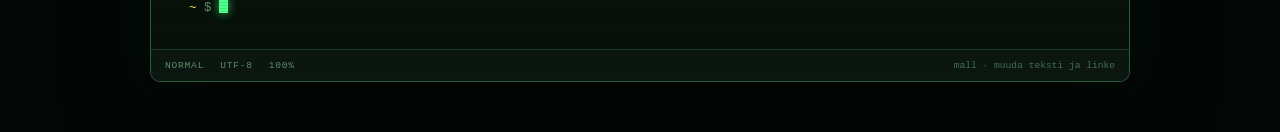
<file: mallid/terminal/index.html>
<!DOCTYPE html>
<html lang="et">
<head>
  <meta charset="utf-8">
  <meta name="viewport" content="width=device-width, initial-scale=1">
  <title>Mari Mets – terminal</title>
  <meta name="description" content="Terminali stiilis isiklik portfoolio – mall, mida saab muuta tekstide ja linkidega.">
  <link rel="stylesheet" href="stiil.css">
</head>
<body>

  <!-- ============================================================
       TERMINAL – isiklik portfoolio käsuereal.
       Muuda teksti nii, nagu loeksid terminali väljundit.
       ============================================================ -->

  <div class="taust" aria-hidden="true"></div>

  <main class="terminal">
    <!-- Akna ülariba -->
    <div class="terminal__riba">
      <span class="terminal__tapid" aria-hidden="true"><i></i><i></i><i></i></span>
      <span class="terminal__nimi">mina@arvuti: ~/portfoolio</span>
      <span class="terminal__keel">bash</span>
    </div>

    <div class="terminal__sisu">

      <p class="tere">Viimane sisselogimine: täna, 09:41:07</p>

      <!-- Suur ASCII-nimi. ✏️ MUUDA: vaheta tekst oma nimega (või jäta lihtsalt h1) -->
      <pre class="banner" role="img" aria-label="Mari Mets">
 ███╗   ███╗ █████╗ ██████╗ ██╗
 ████╗ ████║██╔══██╗██╔══██╗██║
 ██╔████╔██║███████║██████╔╝██║
 ██║╚██╔╝██║██╔══██║██╔══██╗██║
 ██║ ╚═╝ ██║██║  ██║██║  ██║██║
 ╚═╝     ╚═╝╚═╝  ╚═╝╚═╝  ╚═╝╚═╝
      </pre>

      <p class="prompt"><span class="prompt__tee">~</span> $ <span class="prompt__cmd">whoami</span></p>

      <!-- ✏️ MUUDA: nimi ja roll -->
      <h1>Mari Mets</h1>
      <p class="roll">veebiarendaja · disainer · kohvijooja</p>

      <!-- ✏️ MUUDA: lühitutvustus -->
      <p class="tekst">
        Ehitan asju, mis töötavad brauseris ja näevad head välja ka siis,
        kui internet on aeglane. Viimased kolm aastat olen teinud veebilehti,
        väikeseid rakendusi ja ühte liiga ambitsioonikat mänguprojekti.
      </p>

      <p class="prompt"><span class="prompt__tee">~</span> $ <span class="prompt__cmd">cat kontakt.txt</span></p>

      <ul class="info">
        <!-- ✏️ MUUDA: kontaktid -->
        <li><span>asukoht</span> Tallinn, Eesti</li>
        <li><span>e-post</span> <a href="mailto:mari@example.com">mari@example.com</a></li>
        <li><span>GitHub</span> <a href="#">github.com/marimets</a></li>
        <li><span>saadaval</span> <em>jah, uutele projektidele</em></li>
      </ul>

      <p class="prompt"><span class="prompt__tee">~</span> $ <span class="prompt__cmd">ls -la projektid/</span></p>

      <div class="failid">
        <!-- ✏️ MUUDA: projektid. Iga rida on üks projekt. -->
        <a class="fail" href="#">
          <span class="fail__õigus">drwxr-xr-x</span>
          <span class="fail__nimi">päevik/</span>
          <span class="fail__kirjeldus">isiklik päevik, mis näeb välja nagu 2005</span>
          <span class="fail__aeg">2026</span>
        </a>

        <a class="fail" href="#">
          <span class="fail__õigus">drwxr-xr-x</span>
          <span class="fail__nimi">kohvik/</span>
          <span class="fail__kirjeldus">väike kohviku menüü ja broneerimisleht</span>
          <span class="fail__aeg">2025</span>
        </a>

        <a class="fail" href="#">
          <span class="fail__õigus">drwxr-xr-x</span>
          <span class="fail__nimi">mang/</span>
          <span class="fail__kirjeldus">brauserimäng, millel on liiga palju reegleid</span>
          <span class="fail__aeg">2025</span>
        </a>

        <a class="fail" href="#">
          <span class="fail__õigus">drwxr-xr-x</span>
          <span class="fail__nimi">katsetused/</span>
          <span class="fail__kirjeldus">siin elavad asjad, mis kunagi ei valmi</span>
          <span class="fail__aeg">2024</span>
        </a>
      </div>

      <p class="prompt"><span class="prompt__tee">~</span> $ <span class="prompt__cmd">cat oskused.txt</span></p>

      <div class="oskused">
        <!-- ✏️ MUUDA: oskused ja tase (--tase: 0–100%) -->
        <div class="oskus" style="--tase: 92%">
          <span class="oskus__nimi">HTML &amp; CSS</span>
          <span class="oskus__riba"></span>
          <span class="oskus__arv">92%</span>
        </div>
        <div class="oskus" style="--tase: 78%">
          <span class="oskus__nimi">JavaScript</span>
          <span class="oskus__riba"></span>
          <span class="oskus__arv">78%</span>
        </div>
        <div class="oskus" style="--tase: 64%">
          <span class="oskus__nimi">Figma</span>
          <span class="oskus__riba"></span>
          <span class="oskus__arv">64%</span>
        </div>
        <div class="oskus" style="--tase: 41%">
          <span class="oskus__nimi">Kannatlikkus</span>
          <span class="oskus__riba"></span>
          <span class="oskus__arv">41%</span>
        </div>
      </div>

      <p class="prompt"><span class="prompt__tee">~</span> $ <span class="prompt__cmd">ls -la pildid/</span></p>

      <div class="pildiriba">
        <!-- 🖼️ MUUDA: galerii pildid ja failinimed -->
        <figure class="pildiriba__kaart">
          <img src="pildid/kopter-taevas.jpg" alt="Kopter taevas" loading="lazy">
          <figcaption>kopter-taevas.jpg</figcaption>
        </figure>
        <figure class="pildiriba__kaart">
          <img src="pildid/lennuk-siluett.jpg" alt="Lennuki siluett taevas" loading="lazy">
          <figcaption>lennuk-siluett.jpg</figcaption>
        </figure>
        <figure class="pildiriba__kaart">
          <img src="pildid/kabel.jpg" alt="Kaabel ja konstruktsioonid" loading="lazy">
          <figcaption>kabel.jpg</figcaption>
        </figure>
        <figure class="pildiriba__kaart">
          <img src="pildid/tuhi-maantee.jpg" alt="Tühi maantee" loading="lazy">
          <figcaption>tuhi-maantee.jpg</figcaption>
        </figure>
      </div>

      <p class="prompt"><span class="prompt__tee">~</span> $ <span class="prompt__cmd">./praegu.sh</span></p>

      <ul class="praegu">
        <!-- ✏️ MUUDA: mida parasjagu teed -->
        <li><span aria-hidden="true">▸</span> Õpin: kuidas CSS-grid päriselt töötab</li>
        <li><span aria-hidden="true">▸</span> Ehitan: ühte väikest veebipoodi</li>
        <li><span aria-hidden="true">▸</span> Kuulan: vanu videomängu heliribasid</li>
      </ul>

      <p class="prompt"><span class="prompt__tee">~</span> $ <span class="prompt__cmd">echo $TERE_TULEMAST</span></p>

      <p class="tere-tulemast">
        Kui tahad midagi ehitada või lihtsalt tere öelda, kirjuta julgelt.
        Vastan tavaliselt ühe tööpäeva jooksul.
      </p>

      <p class="prompt prompt--viimane"><span class="prompt__tee">~</span> $ <span class="kursor" aria-hidden="true"></span></p>
    </div>

    <footer class="terminal__jalg">
      <span>NORMAL</span>
      <span>utf-8</span>
      <span>100%</span>
      <span class="terminal__jalg-markus">mall · muuda teksti ja linke</span>
    </footer>
  </main>

</body>
</html>
</file>
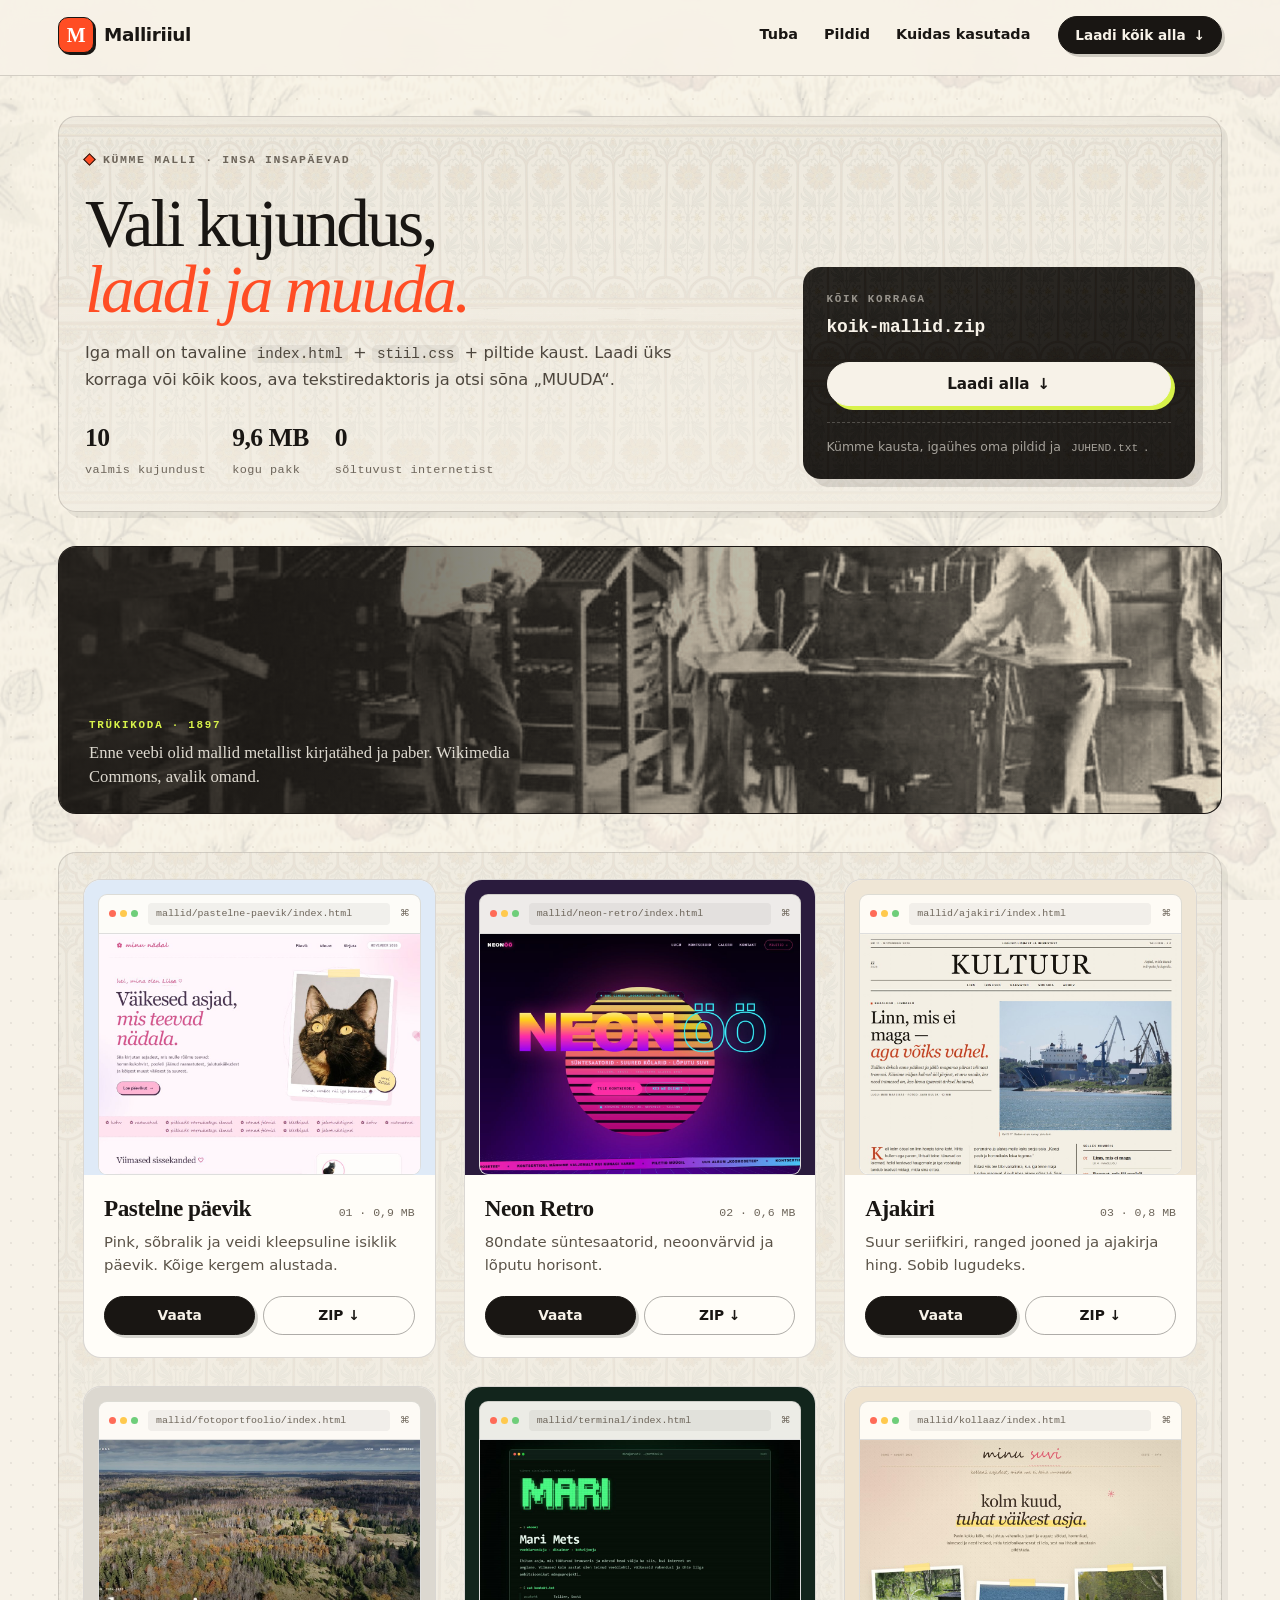
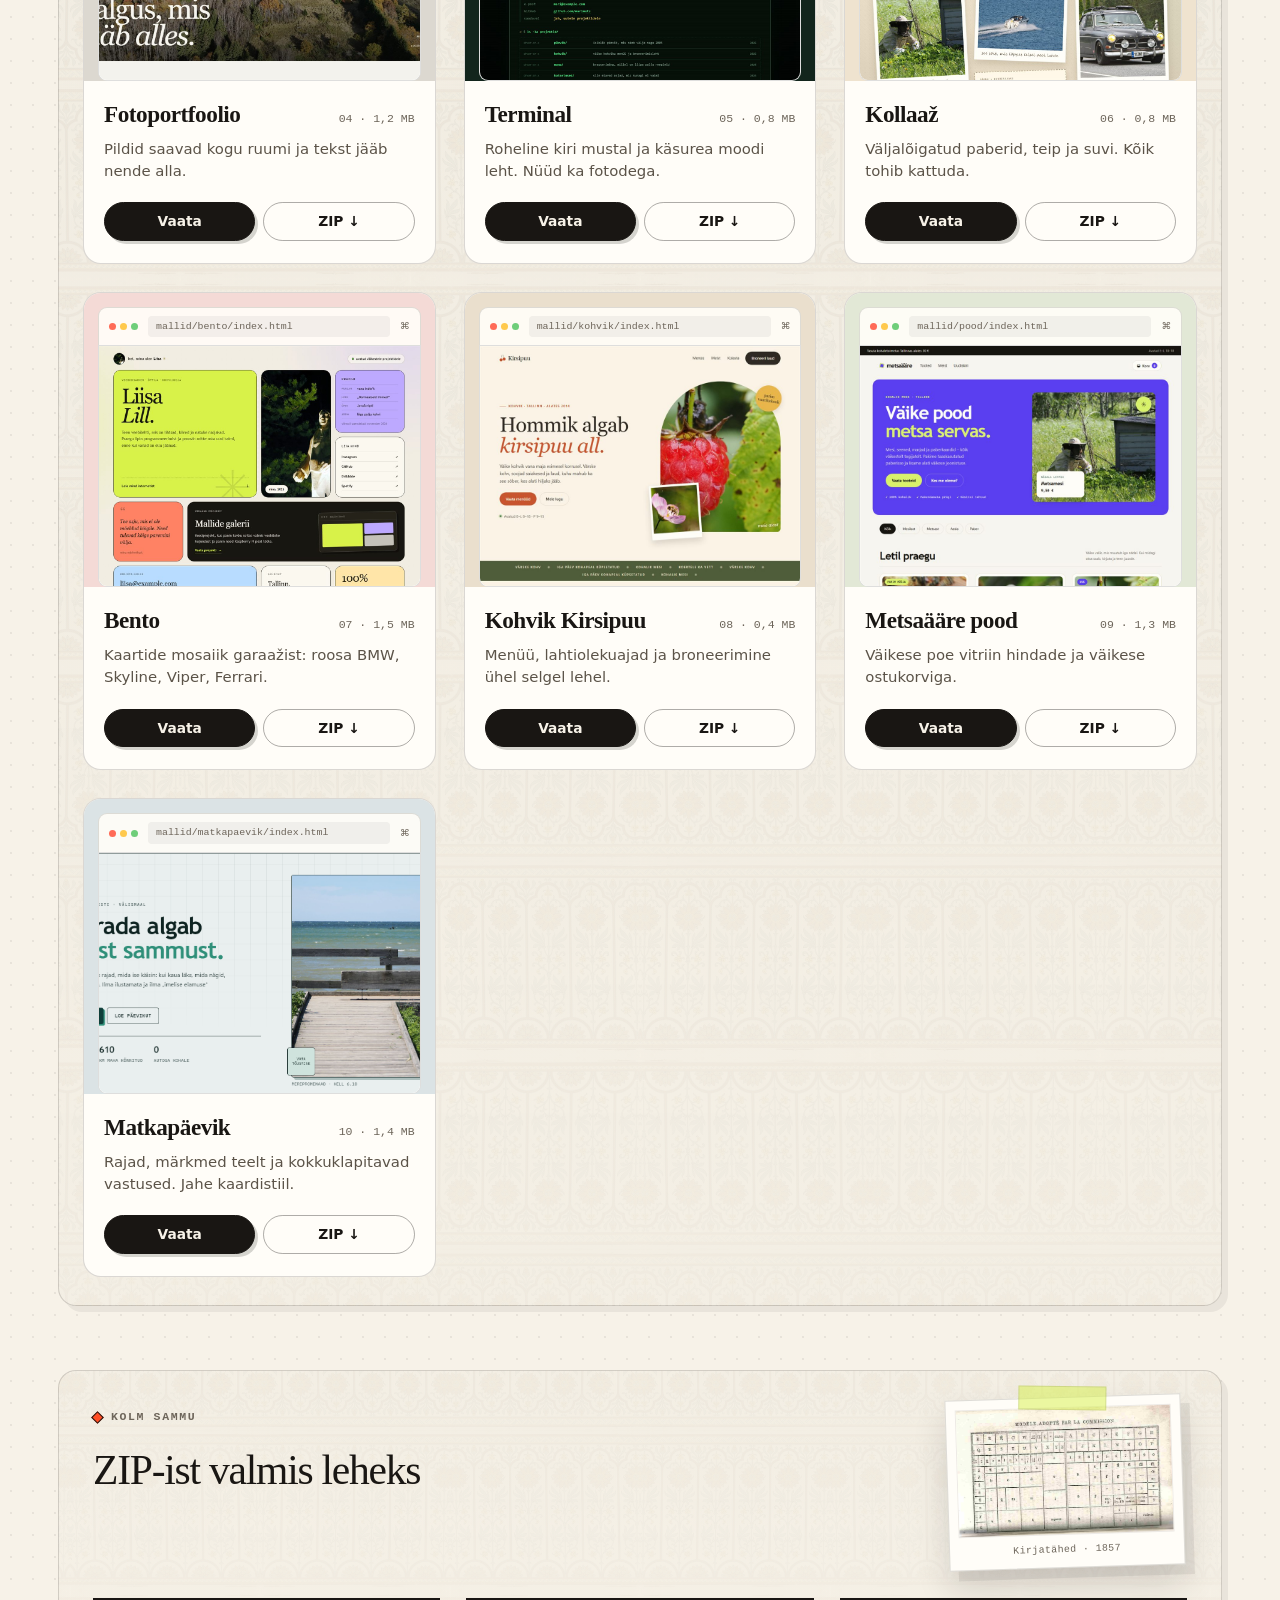
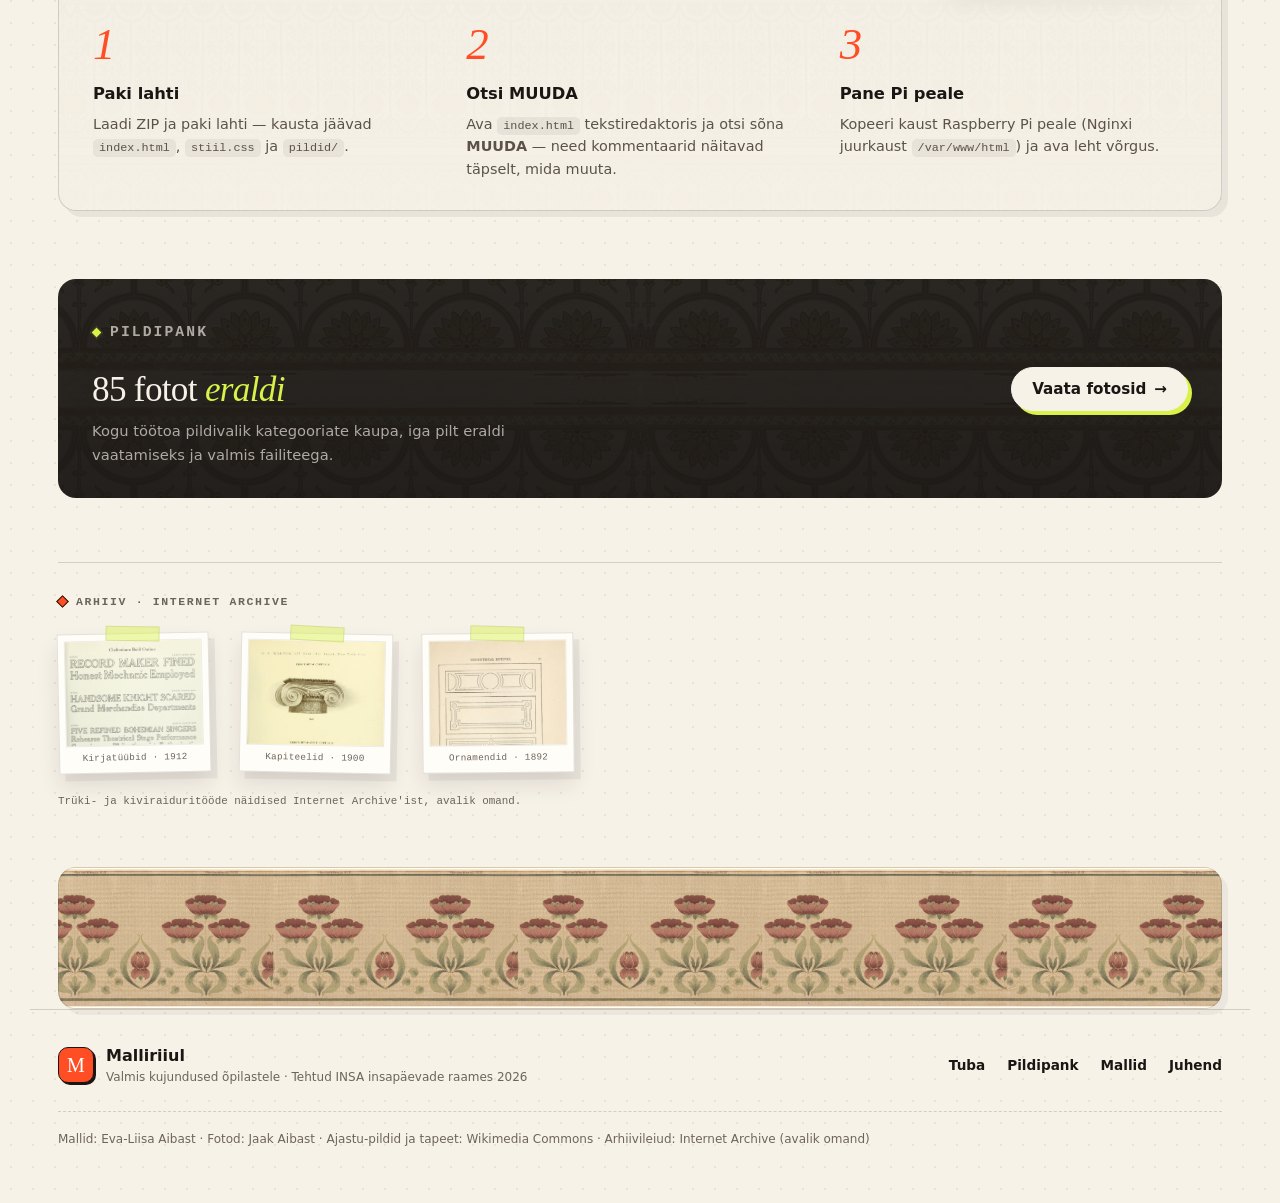
<file: mallid.html>
<!DOCTYPE html>
<html lang="et">
<head>
<meta charset="utf-8">
<meta name="viewport" content="width=device-width, initial-scale=1">
<title>Mallid – Malliriiul</title>
<meta name="description" content="Kümme veebimalli eraldi ZIP-idena või kõik korraga, eelvaade iga malli juures ja kogu fotovalik eraldi vaatamiseks.">
<meta name="theme-color" content="#f7f2e8">
<link rel="icon" href="data:image/svg+xml,<svg xmlns='http://www.w3.org/2000/svg' viewBox='0 0 100 100'><rect width='100' height='100' rx='22' fill='%23ff4d24'/><path d='M24 72V28h10l16 24 16-24h10v44H66V46L50 68 34 46v26z' fill='%23f7f2e8'/></svg>">
<link rel="stylesheet" href="stiil.css">
<link rel="stylesheet" href="mallid.css">
</head>
<body class="mustrileht">

<a class="huppe-link" href="#mallid">Hüppa mallide juurde</a>

<header class="pais">
  <a class="logo" href="index.html" aria-label="Malliriiul, avaleht">
    <span class="logo__marg">M</span>
    <span class="logo__nimi">Malliriiul</span>
  </a>

  <nav class="pais__nav" aria-label="Põhinavigatsioon">
    <a href="index.html?tuba=1">Tuba</a>
    <a href="pildipank.html">Pildid</a>
    <a href="#juhend">Kuidas kasutada</a>
  </nav>

  <a class="nupp nupp--tume nupp--vaike" href="zip/koik-mallid.zip" download>
    Laadi kõik alla <span aria-hidden="true">↓</span>
  </a>
</header>

<main class="mallid-leht">

  <section class="mallid-ava">
    <div>
      <p class="silt"><span class="silt__tapp"></span> Kümme malli · INSA insapäevad</p>
      <h1>Vali kujundus,<br><em>laadi ja muuda.</em></h1>
      <p class="mallid-ava__jutt">
        Iga mall on tavaline <code>index.html</code> + <code>stiil.css</code> + piltide kaust.
        Laadi üks korraga või kõik koos, ava tekstiredaktoris ja otsi sõna „MUUDA“.
      </p>
      <ul class="mallid-ava__faktid">
        <li><b>10</b> valmis kujundust</li>
        <li><b>9,6 MB</b> kogu pakk</li>
        <li><b>0</b> sõltuvust internetist</li>
      </ul>
    </div>

    <div class="mallid-ava__pakk">
      <p class="mallid-ava__pakk-silt">Kõik korraga</p>
      <p class="mallid-ava__pakk-nimi">koik-mallid.zip</p>
      <a class="nupp nupp--hele" href="zip/koik-mallid.zip" download>
        Laadi alla <span aria-hidden="true">↓</span>
      </a>
      <p class="mallid-ava__pakk-markus">Kümme kausta, igaühes oma pildid ja <code>JUHEND.txt</code>.</p>
    </div>
  </section>

  <figure class="mallid-band">
    <img src="pildid/kaunistus/trukikoda-1897.jpg" alt="Trükikoja sisevaade 1897. aastal: ladumislauad, kirjatähtede kastid ja käsipress" width="1280" height="851" loading="lazy">
    <figcaption class="mallid-band__kiri">
      <span class="mallid-band__silt">Trükikoda · 1897</span>
      <span>Enne veebi olid mallid metallist kirjatähed ja paber. Wikimedia Commons, avalik omand.</span>
    </figcaption>
  </figure>

  <section class="mallide-vorgustik" id="mallid" aria-label="Mallid">

    <article class="mall" style="--toon:#dfeaf7">
      <div class="mall__eelvaade">
        <div class="brauser">
          <span class="brauser__tapid" aria-hidden="true"><i></i><i></i><i></i></span>
          <span class="brauser__aadress">mallid/pastelne-paevik/index.html</span>
          <span class="brauser__lukk" aria-hidden="true">⌘</span>
        </div>
        <div class="kaader">
          <img src="screenshots/01-pastelne-paevik.jpg" alt="Pastelne päevik – helesinine päevikuleht" loading="lazy" width="1280" height="800">
          <button class="kaader__ava" type="button" data-vaade="pastelne-paevik" data-nimi="Pastelne päevik"><span>Vaata lähemalt</span></button>
        </div>
      </div>
      <div class="mall__keha">
        <div class="mall__pealkiri">
          <h2>Pastelne päevik</h2>
          <span class="mall__number">01 · 0,9 MB</span>
        </div>
        <p>Pink, sõbralik ja veidi kleepsuline isiklik päevik. Kõige kergem alustada.</p>
        <div class="mall__tegevused">
          <button class="nupp nupp--tume nupp--vaike" type="button" data-vaade="pastelne-paevik" data-nimi="Pastelne päevik" aria-label="Vaata eelvaadet: Pastelne päevik">Vaata</button>
          <a class="nupp nupp--vaata nupp--vaike" href="zip/mall-pastelne-paevik.zip" download>ZIP ↓</a>
        </div>
      </div>
    </article>

    <article class="mall" style="--toon:#2a1b3d">
      <div class="mall__eelvaade">
        <div class="brauser">
          <span class="brauser__tapid" aria-hidden="true"><i></i><i></i><i></i></span>
          <span class="brauser__aadress">mallid/neon-retro/index.html</span>
          <span class="brauser__lukk" aria-hidden="true">⌘</span>
        </div>
        <div class="kaader">
          <img src="screenshots/02-neon-retro.jpg" alt="Neon Retro – tumelilla bändileht" loading="lazy" width="1280" height="800">
          <button class="kaader__ava" type="button" data-vaade="neon-retro" data-nimi="Neon Retro"><span>Vaata lähemalt</span></button>
        </div>
      </div>
      <div class="mall__keha">
        <div class="mall__pealkiri">
          <h2>Neon Retro</h2>
          <span class="mall__number">02 · 0,6 MB</span>
        </div>
        <p>80ndate süntesaatorid, neoonvärvid ja lõputu horisont.</p>
        <div class="mall__tegevused">
          <button class="nupp nupp--tume nupp--vaike" type="button" data-vaade="neon-retro" data-nimi="Neon Retro" aria-label="Vaata eelvaadet: Neon Retro">Vaata</button>
          <a class="nupp nupp--vaata nupp--vaike" href="zip/mall-neon-retro.zip" download>ZIP ↓</a>
        </div>
      </div>
    </article>

    <article class="mall" style="--toon:#efe6d6">
      <div class="mall__eelvaade">
        <div class="brauser">
          <span class="brauser__tapid" aria-hidden="true"><i></i><i></i><i></i></span>
          <span class="brauser__aadress">mallid/ajakiri/index.html</span>
          <span class="brauser__lukk" aria-hidden="true">⌘</span>
        </div>
        <div class="kaader">
          <img src="screenshots/03-ajakiri.jpg" alt="Ajakiri – ajakirja esikülg pealkirjaga Kultuur" loading="lazy" width="1280" height="800">
          <button class="kaader__ava" type="button" data-vaade="ajakiri" data-nimi="Ajakiri"><span>Vaata lähemalt</span></button>
        </div>
      </div>
      <div class="mall__keha">
        <div class="mall__pealkiri">
          <h2>Ajakiri</h2>
          <span class="mall__number">03 · 0,8 MB</span>
        </div>
        <p>Suur seriifkiri, ranged jooned ja ajakirja hing. Sobib lugudeks.</p>
        <div class="mall__tegevused">
          <button class="nupp nupp--tume nupp--vaike" type="button" data-vaade="ajakiri" data-nimi="Ajakiri" aria-label="Vaata eelvaadet: Ajakiri">Vaata</button>
          <a class="nupp nupp--vaata nupp--vaike" href="zip/mall-ajakiri.zip" download>ZIP ↓</a>
        </div>
      </div>
    </article>

    <article class="mall" style="--toon:#dcd8d0">
      <div class="mall__eelvaade">
        <div class="brauser">
          <span class="brauser__tapid" aria-hidden="true"><i></i><i></i><i></i></span>
          <span class="brauser__aadress">mallid/fotoportfoolio/index.html</span>
          <span class="brauser__lukk" aria-hidden="true">⌘</span>
        </div>
        <div class="kaader">
          <img src="screenshots/04-fotoportfoolio.jpg" alt="Fotoportfoolio – suur foto ja väike tekst" loading="lazy" width="1280" height="800">
          <button class="kaader__ava" type="button" data-vaade="fotoportfoolio" data-nimi="Fotoportfoolio"><span>Vaata lähemalt</span></button>
        </div>
      </div>
      <div class="mall__keha">
        <div class="mall__pealkiri">
          <h2>Fotoportfoolio</h2>
          <span class="mall__number">04 · 1,2 MB</span>
        </div>
        <p>Pildid saavad kogu ruumi ja tekst jääb nende alla.</p>
        <div class="mall__tegevused">
          <button class="nupp nupp--tume nupp--vaike" type="button" data-vaade="fotoportfoolio" data-nimi="Fotoportfoolio" aria-label="Vaata eelvaadet: Fotoportfoolio">Vaata</button>
          <a class="nupp nupp--vaata nupp--vaike" href="zip/mall-fotoportfoolio.zip" download>ZIP ↓</a>
        </div>
      </div>
    </article>

    <article class="mall" style="--toon:#12251c">
      <div class="mall__eelvaade">
        <div class="brauser">
          <span class="brauser__tapid" aria-hidden="true"><i></i><i></i><i></i></span>
          <span class="brauser__aadress">mallid/terminal/index.html</span>
          <span class="brauser__lukk" aria-hidden="true">⌘</span>
        </div>
        <div class="kaader">
          <img src="screenshots/05-terminal.jpg" alt="Terminal – roheline kiri mustal taustal" loading="lazy" width="1280" height="800">
          <button class="kaader__ava" type="button" data-vaade="terminal" data-nimi="Terminal"><span>Vaata lähemalt</span></button>
        </div>
      </div>
      <div class="mall__keha">
        <div class="mall__pealkiri">
          <h2>Terminal</h2>
          <span class="mall__number">05 · 0,8 MB</span>
        </div>
        <p>Roheline kiri mustal ja käsurea moodi leht. Nüüd ka fotodega.</p>
        <div class="mall__tegevused">
          <button class="nupp nupp--tume nupp--vaike" type="button" data-vaade="terminal" data-nimi="Terminal" aria-label="Vaata eelvaadet: Terminal">Vaata</button>
          <a class="nupp nupp--vaata nupp--vaike" href="zip/mall-terminal.zip" download>ZIP ↓</a>
        </div>
      </div>
    </article>

    <article class="mall" style="--toon:#efe3cf">
      <div class="mall__eelvaade">
        <div class="brauser">
          <span class="brauser__tapid" aria-hidden="true"><i></i><i></i><i></i></span>
          <span class="brauser__aadress">mallid/kollaaz/index.html</span>
          <span class="brauser__lukk" aria-hidden="true">⌘</span>
        </div>
        <div class="kaader">
          <img src="screenshots/06-kollaaz.jpg" alt="Kollaaž – paberitükid ja suvised fotod" loading="lazy" width="1280" height="800">
          <button class="kaader__ava" type="button" data-vaade="kollaaz" data-nimi="Kollaaž"><span>Vaata lähemalt</span></button>
        </div>
      </div>
      <div class="mall__keha">
        <div class="mall__pealkiri">
          <h2>Kollaaž</h2>
          <span class="mall__number">06 · 0,8 MB</span>
        </div>
        <p>Väljalõigatud paberid, teip ja suvi. Kõik tohib kattuda.</p>
        <div class="mall__tegevused">
          <button class="nupp nupp--tume nupp--vaike" type="button" data-vaade="kollaaz" data-nimi="Kollaaž" aria-label="Vaata eelvaadet: Kollaaž">Vaata</button>
          <a class="nupp nupp--vaata nupp--vaike" href="zip/mall-kollaaz.zip" download>ZIP ↓</a>
        </div>
      </div>
    </article>

    <article class="mall" style="--toon:#f4dad6">
      <div class="mall__eelvaade">
        <div class="brauser">
          <span class="brauser__tapid" aria-hidden="true"><i></i><i></i><i></i></span>
          <span class="brauser__aadress">mallid/bento/index.html</span>
          <span class="brauser__lukk" aria-hidden="true">⌘</span>
        </div>
        <div class="kaader">
          <img src="screenshots/07-bento.jpg" alt="Bento – kaartide mosaiik autodest" loading="lazy" width="1280" height="800">
          <button class="kaader__ava" type="button" data-vaade="bento" data-nimi="Bento"><span>Vaata lähemalt</span></button>
        </div>
      </div>
      <div class="mall__keha">
        <div class="mall__pealkiri">
          <h2>Bento</h2>
          <span class="mall__number">07 · 1,5 MB</span>
        </div>
        <p>Kaartide mosaiik garaažist: roosa BMW, Skyline, Viper, Ferrari.</p>
        <div class="mall__tegevused">
          <button class="nupp nupp--tume nupp--vaike" type="button" data-vaade="bento" data-nimi="Bento" aria-label="Vaata eelvaadet: Bento">Vaata</button>
          <a class="nupp nupp--vaata nupp--vaike" href="zip/mall-bento.zip" download>ZIP ↓</a>
        </div>
      </div>
    </article>

    <article class="mall" style="--toon:#eadfcd">
      <div class="mall__eelvaade">
        <div class="brauser">
          <span class="brauser__tapid" aria-hidden="true"><i></i><i></i><i></i></span>
          <span class="brauser__aadress">mallid/kohvik/index.html</span>
          <span class="brauser__lukk" aria-hidden="true">⌘</span>
        </div>
        <div class="kaader">
          <img src="screenshots/08-kohvik.jpg" alt="Kohvik Kirsipuu – soe menüüleht" loading="lazy" width="1280" height="800">
          <button class="kaader__ava" type="button" data-vaade="kohvik" data-nimi="Kohvik Kirsipuu"><span>Vaata lähemalt</span></button>
        </div>
      </div>
      <div class="mall__keha">
        <div class="mall__pealkiri">
          <h2>Kohvik Kirsipuu</h2>
          <span class="mall__number">08 · 0,4 MB</span>
        </div>
        <p>Menüü, lahtiolekuajad ja broneerimine ühel selgel lehel.</p>
        <div class="mall__tegevused">
          <button class="nupp nupp--tume nupp--vaike" type="button" data-vaade="kohvik" data-nimi="Kohvik Kirsipuu" aria-label="Vaata eelvaadet: Kohvik Kirsipuu">Vaata</button>
          <a class="nupp nupp--vaata nupp--vaike" href="zip/mall-kohvik.zip" download>ZIP ↓</a>
        </div>
      </div>
    </article>

    <article class="mall" style="--toon:#e2e8d6">
      <div class="mall__eelvaade">
        <div class="brauser">
          <span class="brauser__tapid" aria-hidden="true"><i></i><i></i><i></i></span>
          <span class="brauser__aadress">mallid/pood/index.html</span>
          <span class="brauser__lukk" aria-hidden="true">⌘</span>
        </div>
        <div class="kaader">
          <img src="screenshots/09-pood.jpg" alt="Metsaääre pood – tootekaardid ja hinnad" loading="lazy" width="1280" height="800">
          <button class="kaader__ava" type="button" data-vaade="pood" data-nimi="Metsaääre pood"><span>Vaata lähemalt</span></button>
        </div>
      </div>
      <div class="mall__keha">
        <div class="mall__pealkiri">
          <h2>Metsaääre pood</h2>
          <span class="mall__number">09 · 1,3 MB</span>
        </div>
        <p>Väikese poe vitriin hindade ja väikese ostukorviga.</p>
        <div class="mall__tegevused">
          <button class="nupp nupp--tume nupp--vaike" type="button" data-vaade="pood" data-nimi="Metsaääre pood" aria-label="Vaata eelvaadet: Metsaääre pood">Vaata</button>
          <a class="nupp nupp--vaata nupp--vaike" href="zip/mall-pood.zip" download>ZIP ↓</a>
        </div>
      </div>
    </article>

    <article class="mall" style="--toon:#dbe3e5">
      <div class="mall__eelvaade">
        <div class="brauser">
          <span class="brauser__tapid" aria-hidden="true"><i></i><i></i><i></i></span>
          <span class="brauser__aadress">mallid/matkapaevik/index.html</span>
          <span class="brauser__lukk" aria-hidden="true">⌘</span>
        </div>
        <div class="kaader">
          <img src="screenshots/11-matkapaevik.png" alt="Matkapäevik – merevaade ja rajaandmed" loading="lazy" width="1280" height="662">
          <button class="kaader__ava" type="button" data-vaade="matkapaevik" data-nimi="Matkapäevik"><span>Vaata lähemalt</span></button>
        </div>
      </div>
      <div class="mall__keha">
        <div class="mall__pealkiri">
          <h2>Matkapäevik</h2>
          <span class="mall__number">10 · 1,4 MB</span>
        </div>
        <p>Rajad, märkmed teelt ja kokkuklapitavad vastused. Jahe kaardistiil.</p>
        <div class="mall__tegevused">
          <button class="nupp nupp--tume nupp--vaike" type="button" data-vaade="matkapaevik" data-nimi="Matkapäevik" aria-label="Vaata eelvaadet: Matkapäevik">Vaata</button>
          <a class="nupp nupp--vaata nupp--vaike" href="zip/mall-matkapaevik.zip" download>ZIP ↓</a>
        </div>
      </div>
    </article>

  </section>

  <section class="mallid-juhend" id="juhend" aria-labelledby="juhend-pealkiri">
    <div class="mallid-juhend__pais">
      <div>
        <p class="silt"><span class="silt__tapp"></span> Kolm sammu</p>
        <h2 id="juhend-pealkiri">ZIP-ist valmis leheks</h2>
      </div>
      <figure class="mallid-juhend__pilt">
        <img src="pildid/kaunistus/kirjatahed-1857.jpg" alt="Kirjatähtede kast 1857. aasta trükikoja pildil: puidust lahtrid metalltähtedega" width="1099" height="642" loading="lazy">
        <figcaption>Kirjatähed · 1857</figcaption>
      </figure>
    </div>
    <div class="sammud">
      <div class="samm">
        <span class="samm__number" aria-hidden="true">1</span>
        <h3>Paki lahti</h3>
        <p>Laadi ZIP ja paki lahti — kausta jäävad <code>index.html</code>, <code>stiil.css</code> ja <code>pildid/</code>.</p>
      </div>
      <div class="samm">
        <span class="samm__number" aria-hidden="true">2</span>
        <h3>Otsi MUUDA</h3>
        <p>Ava <code>index.html</code> tekstiredaktoris ja otsi sõna <b>MUUDA</b> — need kommentaarid näitavad täpselt, mida muuta.</p>
      </div>
      <div class="samm">
        <span class="samm__number" aria-hidden="true">3</span>
        <h3>Pane Pi peale</h3>
        <p>Kopeeri kaust Raspberry Pi peale (Nginxi juurkaust <code>/var/www/html</code>) ja ava leht võrgus.</p>
      </div>
    </div>
  </section>

  <section class="fotod-riba" aria-labelledby="fotod-pealkiri">
    <div>
      <p class="silt silt--hele"><span class="silt__tapp"></span> Pildipank</p>
      <h2 id="fotod-pealkiri">85 fotot <em>eraldi</em></h2>
      <p>Kogu töötoa pildivalik kategooriate kaupa, iga pilt eraldi vaatamiseks ja valmis failiteega.</p>
    </div>
    <a class="nupp nupp--hele" href="pildipank.html">Vaata fotosid <span aria-hidden="true">→</span></a>
  </section>

  <section class="arhiiv" aria-labelledby="arhiiv-pealkiri">
    <p class="silt" id="arhiiv-pealkiri"><span class="silt__tapp"></span> Arhiiv · Internet Archive</p>
    <div class="arhiiv__read">
      <figure class="arhiiv__pilt">
        <img src="pildid/kaunistus/arhiiv-tyybid-1912.jpg" alt="Kirjatüüpide näidiseleht 1912. aasta trükitarvete kataloogist" width="1206" height="1937" loading="lazy">
        <figcaption>Kirjatüübid · 1912</figcaption>
      </figure>
      <figure class="arhiiv__pilt">
        <img src="pildid/kaunistus/arhiiv-kapiteelid-1900.jpg" alt="Kapiteelide kataloogileht 1900. aastast, joonistatud sammaste ülaosad" width="1213" height="1644" loading="lazy">
        <figcaption>Kapiteelid · 1900</figcaption>
      </figure>
      <figure class="arhiiv__pilt">
        <img src="pildid/kaunistus/arhiiv-ornament-1892.jpg" alt="Ornamendiplaat 1892. aastast, raamitud paneelid ja nurgakaunistused" width="1264" height="1975" loading="lazy">
        <figcaption>Ornamendid · 1892</figcaption>
      </figure>
    </div>
    <p class="arhiiv__allikas">Trüki- ja kiviraiduritööde näidised Internet Archive'ist, avalik omand.</p>
  </section>

  <div class="friees" aria-hidden="true"></div>

</main>

<footer class="jalus">
  <div class="jalus__logo">
    <span class="logo__marg">M</span>
    <div>
      <p>Malliriiul</p>
      <p class="jalus__vaike">Valmis kujundused õpilastele · Tehtud INSA insapäevade raames 2026</p>
    </div>
  </div>
  <nav class="jalus__nav" aria-label="Jaluse navigatsioon">
    <a href="index.html?tuba=1">Tuba</a>
    <a href="pildipank.html">Pildipank</a>
    <a href="#mallid">Mallid</a>
    <a href="#juhend">Juhend</a>
  </nav>
  <p class="jalus__markus">Mallid: Eva-Liisa Aibast · Fotod: Jaak Aibast · Ajastu-pildid ja tapeet: Wikimedia Commons · Arhiivileiud: Internet Archive (avalik omand)</p>
</footer>

<div class="vaade" id="vaade" role="dialog" aria-modal="true" aria-labelledby="vaade-nimi" hidden>
  <div class="vaade__taust" aria-hidden="true"></div>
  <div class="vaade__paneel">
    <div class="vaade__pais">
      <div>
        <p class="vaade__silt">Malli eelvaade</p>
        <p class="vaade__nimi" id="vaade-nimi">Mall</p>
      </div>
      <div class="vaade__teod">
        <a class="vaade__aken" id="vaade-aken" href="#" target="_blank" rel="noopener">Ava uues vahelehes ↗</a>
        <a class="nupp nupp--tume nupp--vaike" id="vaade-zip" href="#" download>ZIP ↓</a>
        <button class="nupp nupp--vaata nupp--vaike" id="vaade-x" type="button">✕ Sulge</button>
      </div>
    </div>
    <iframe id="vaade-raam" title="Malli eelvaade" loading="lazy"></iframe>
  </div>
</div>

<script>
(function () {
  var vaade = document.getElementById("vaade");
  var raam = document.getElementById("vaade-raam");
  var nimi = document.getElementById("vaade-nimi");
  var aken = document.getElementById("vaade-aken");
  var zip = document.getElementById("vaade-zip");
  var x = document.getElementById("vaade-x");
  var viimane = null;

  function ava(nupp) {
    var mall = nupp.getAttribute("data-vaade");
    viimane = nupp;
    nimi.textContent = nupp.getAttribute("data-nimi");
    raam.src = "mallid/" + mall + "/index.html";
    aken.href = "mallid/" + mall + "/index.html";
    zip.href = "zip/mall-" + mall + ".zip";
    vaade.hidden = false;
    document.body.classList.add("modaal-avatud");
    x.focus();
  }

  function sulge() {
    vaade.hidden = true;
    raam.removeAttribute("src");
    document.body.classList.remove("modaal-avatud");
    if (viimane) viimane.focus();
  }

  Array.prototype.forEach.call(document.querySelectorAll("[data-vaade]"), function (nupp) {
    nupp.addEventListener("click", function () { ava(nupp); });
  });

  x.addEventListener("click", sulge);
  vaade.addEventListener("click", function (e) {
    if (e.target === vaade || e.target.className === "vaade__taust") sulge();
  });
  document.addEventListener("keydown", function (e) {
    if (e.key === "Escape" && !vaade.hidden) { e.preventDefault(); sulge(); }
  });
})();
</script>
</body>
</html>
</file>
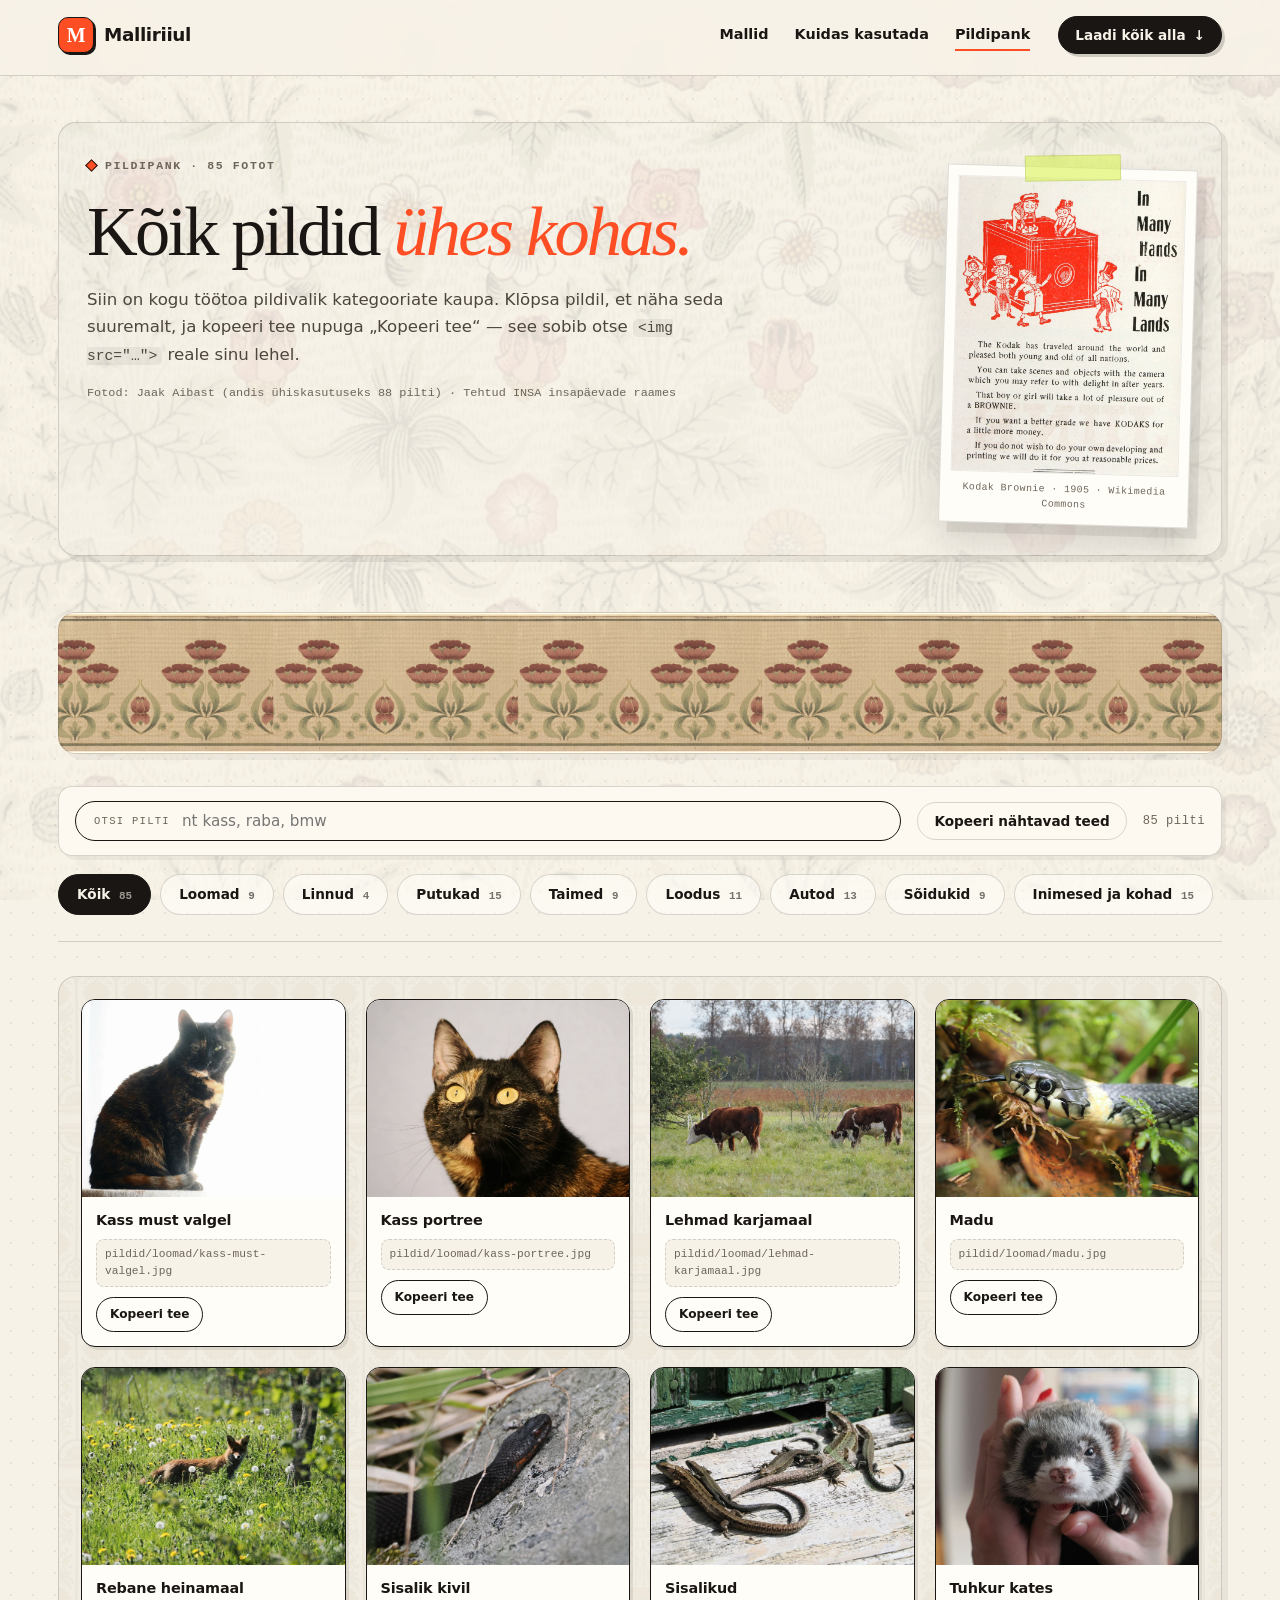
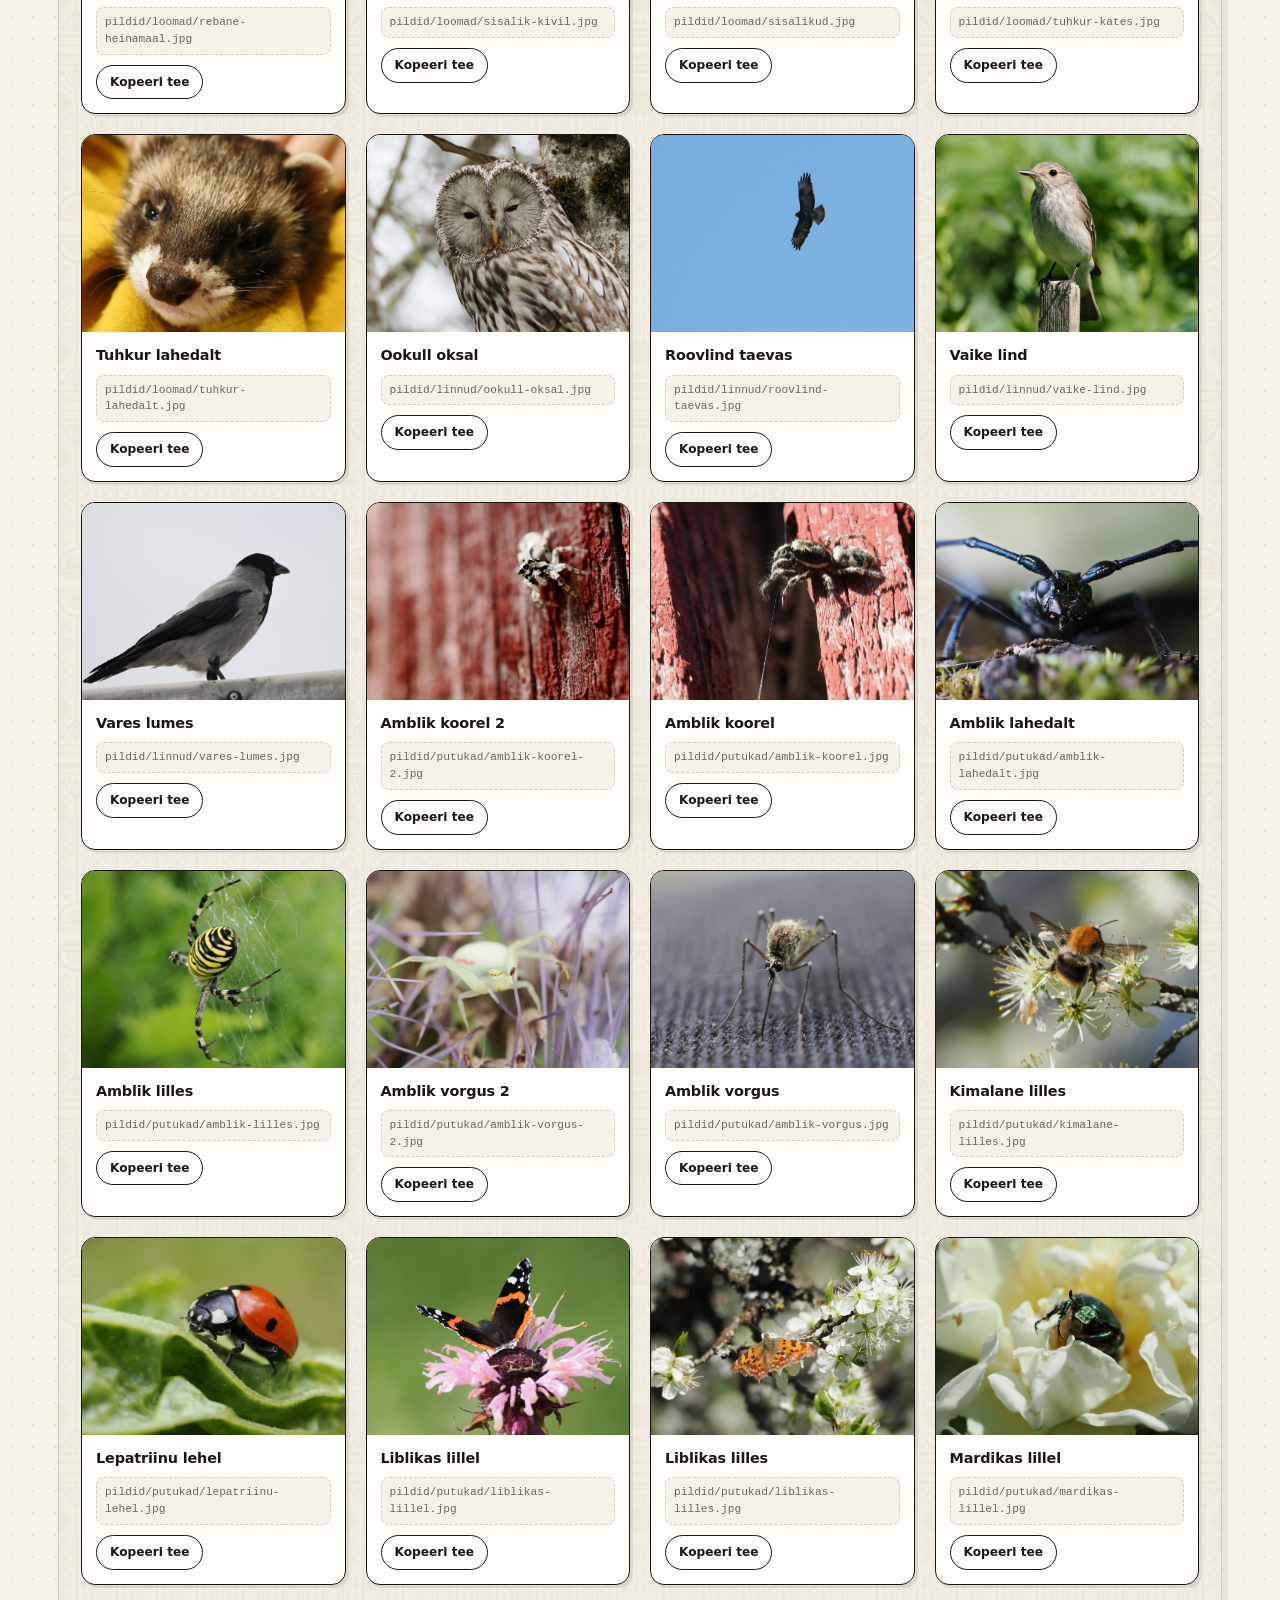
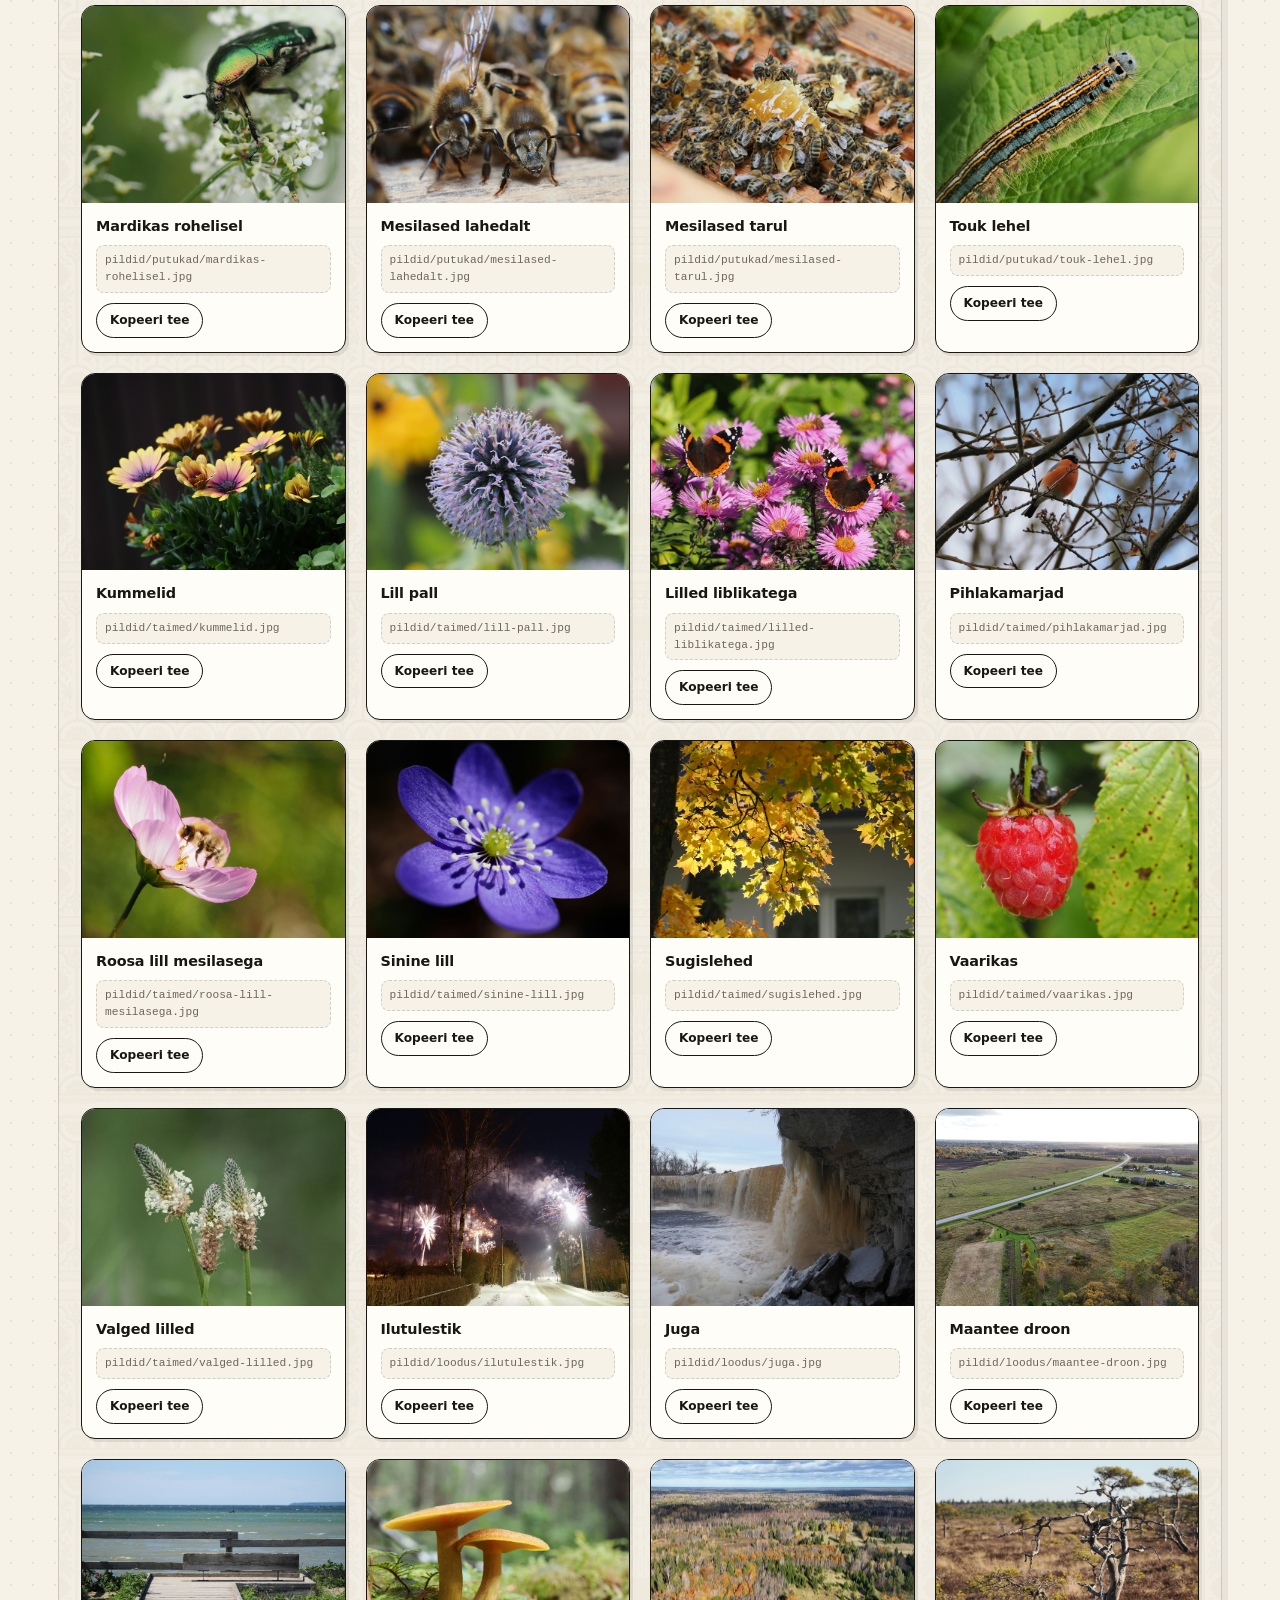
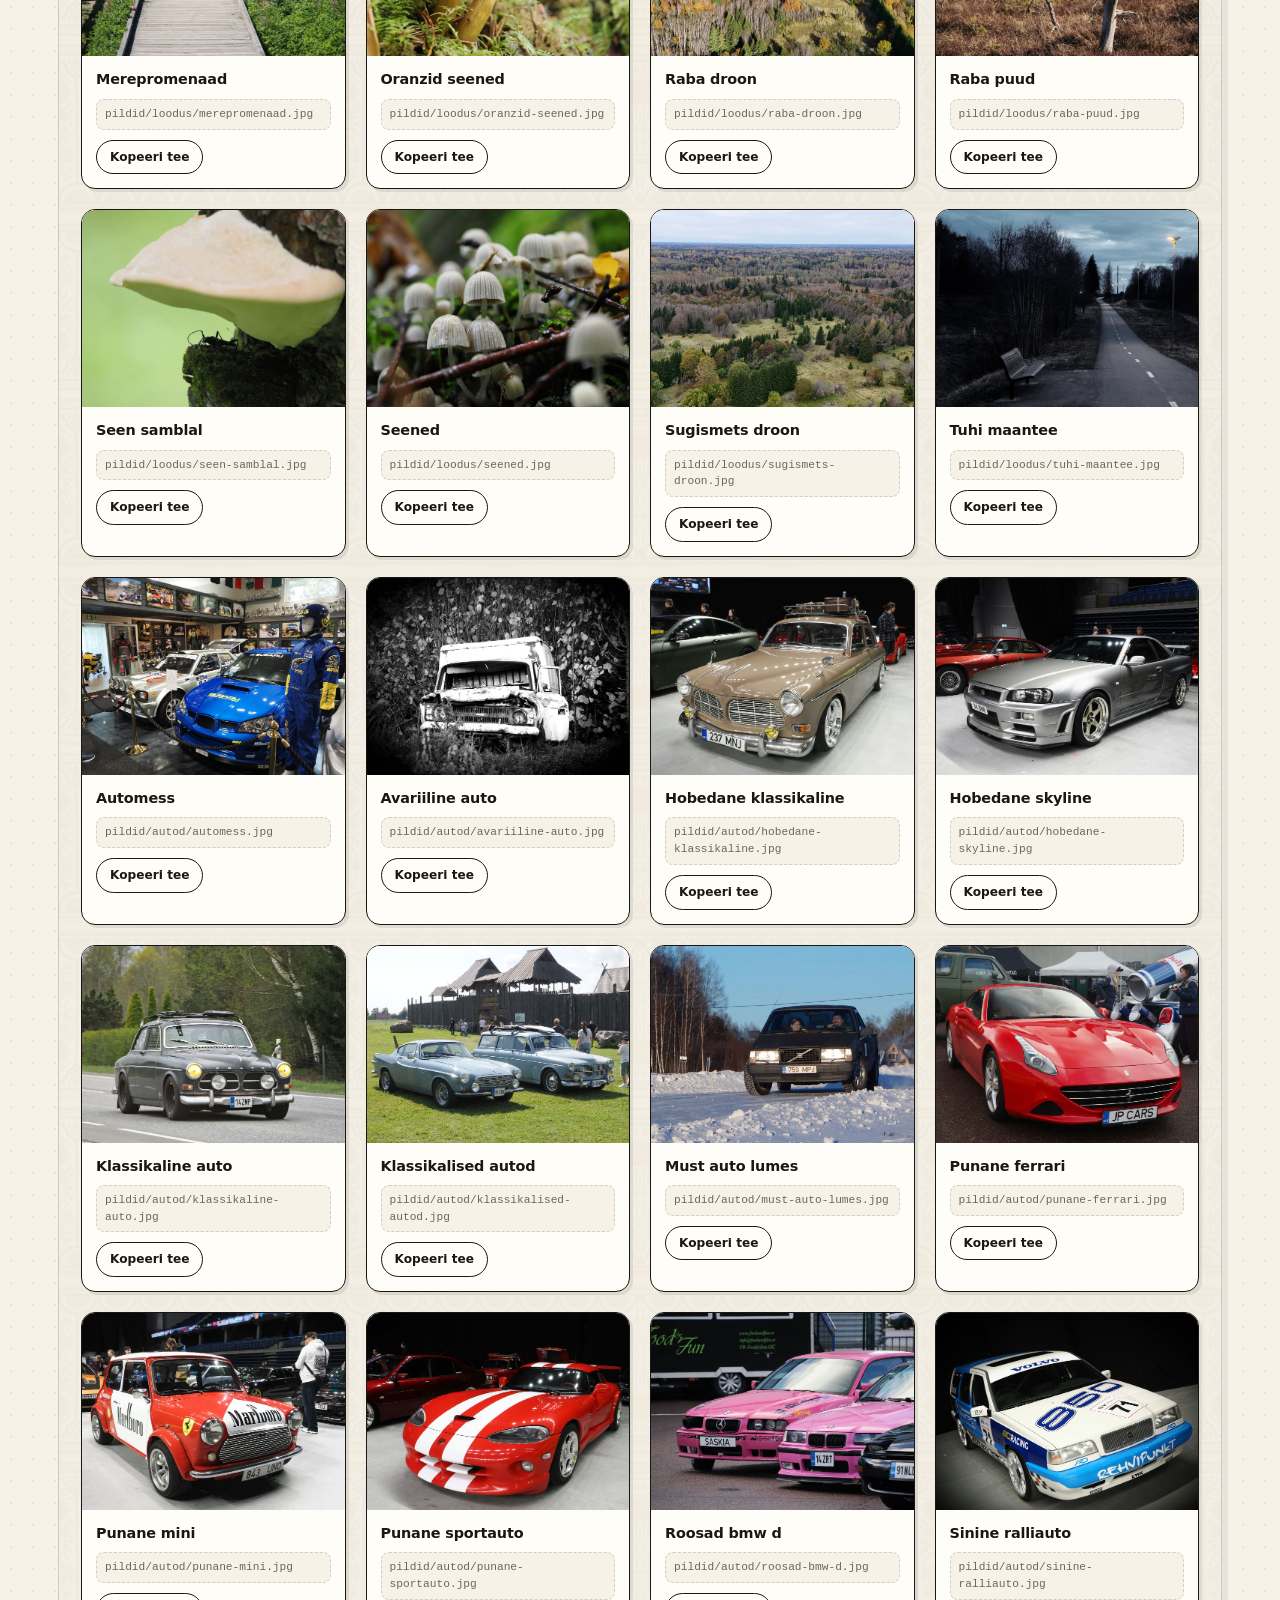
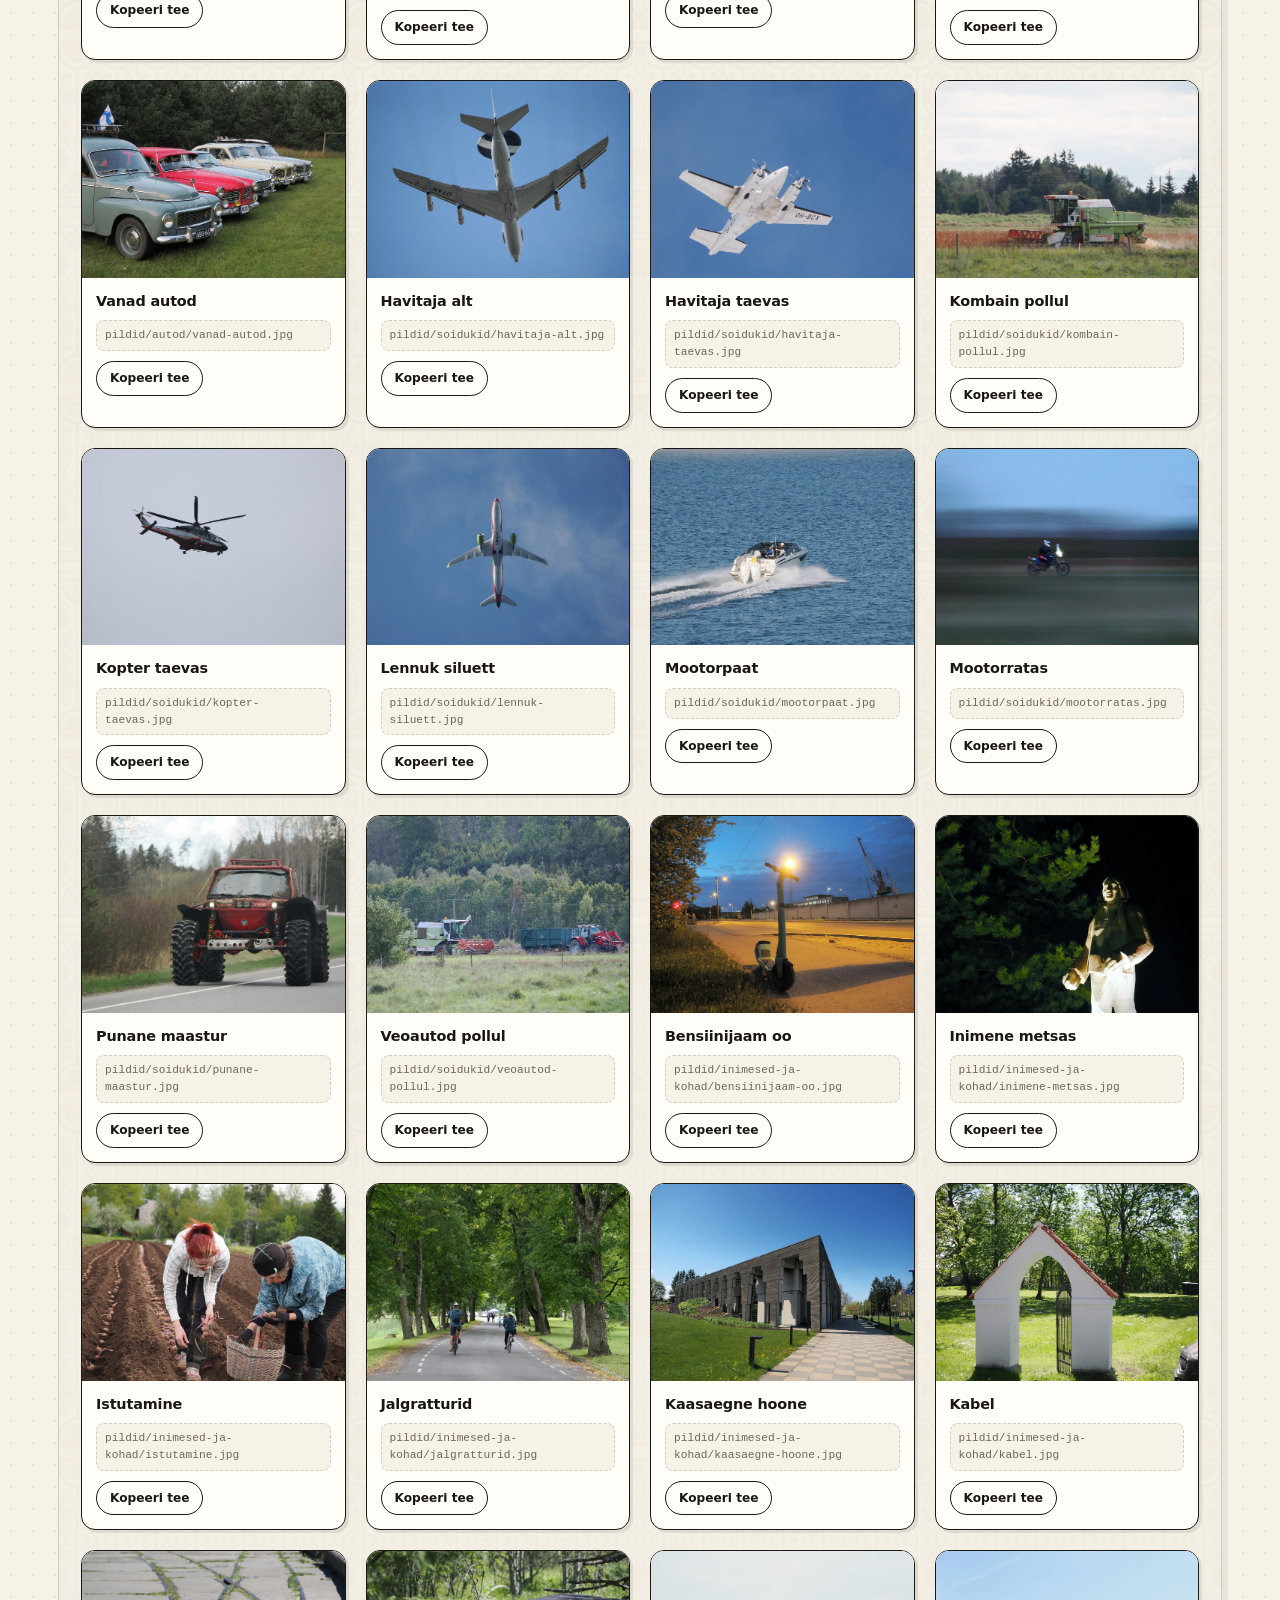
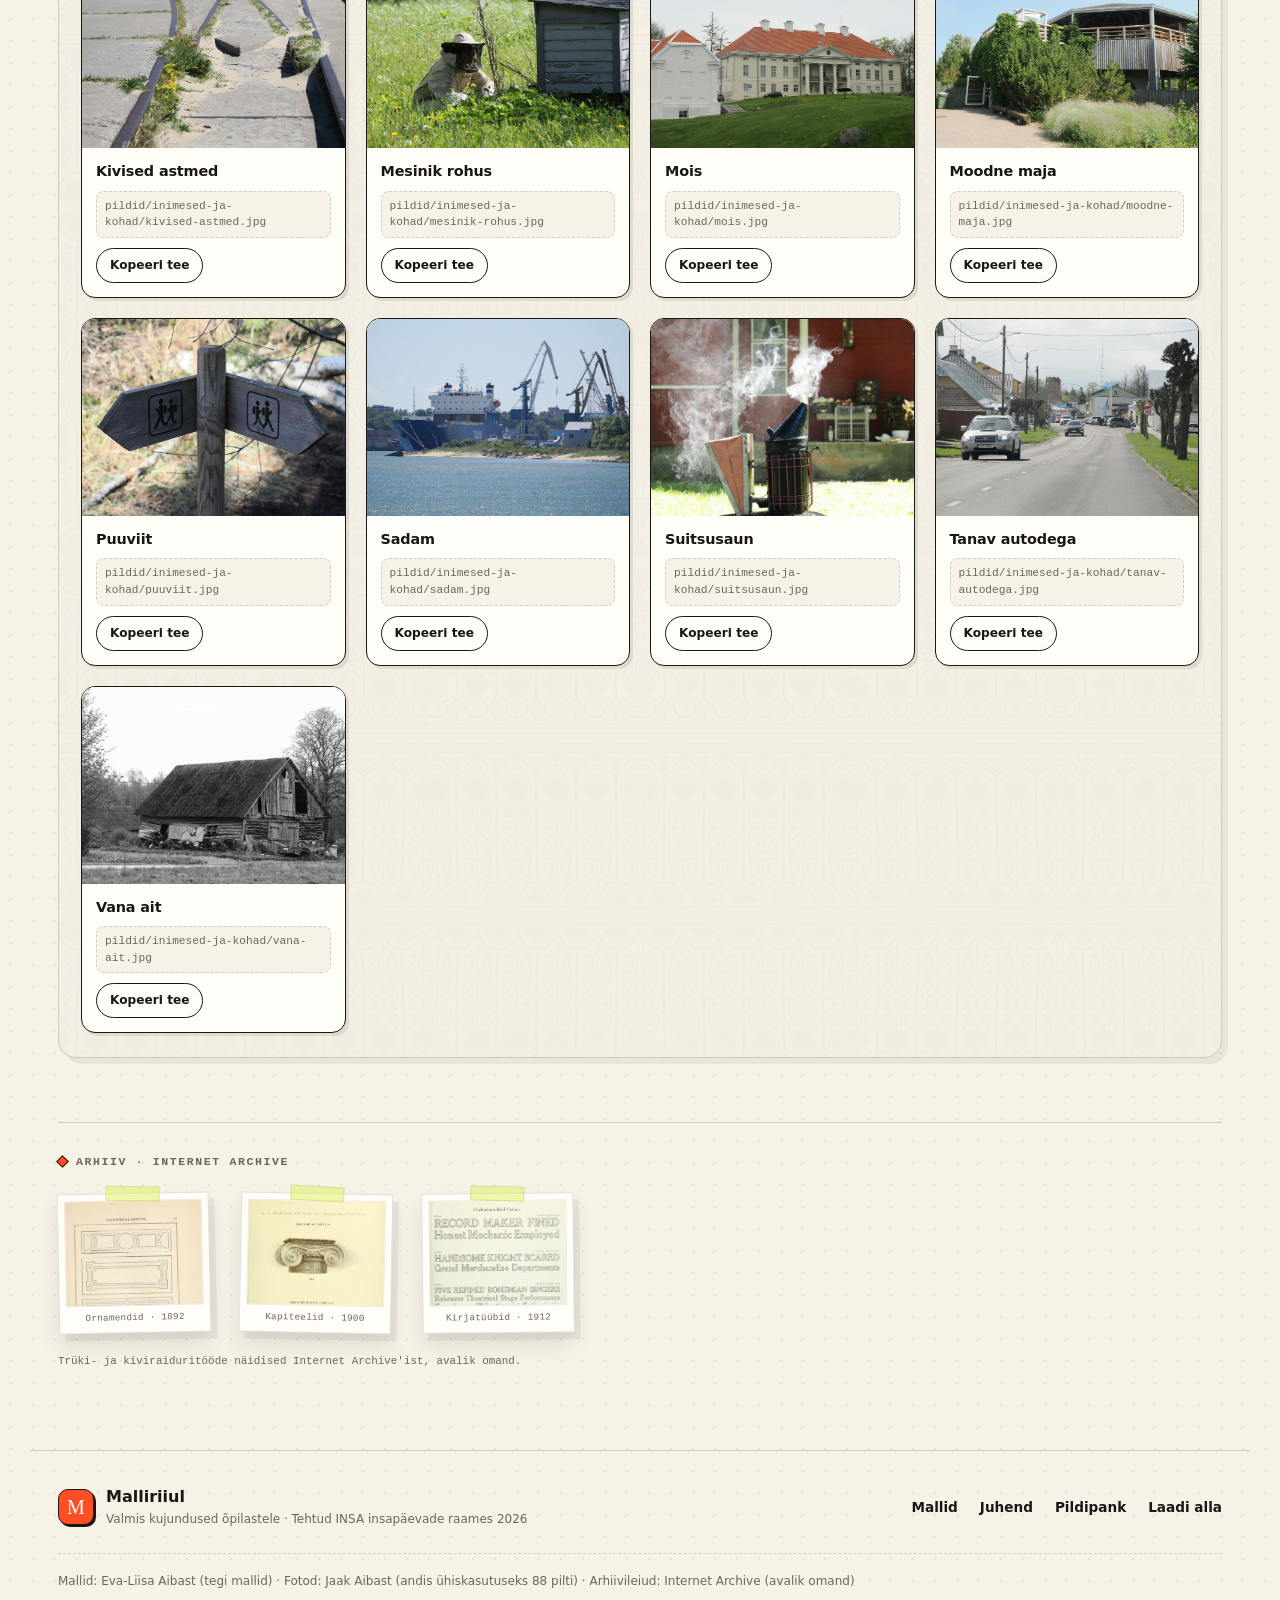
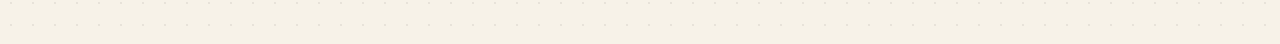
<file: pildipank.html>
<!DOCTYPE html>
<html lang="et">
<head>
  <meta charset="utf-8">
  <meta name="viewport" content="width=device-width, initial-scale=1">
  <title>Pildipank – 85 fotot Malliriiulist</title>
  <meta name="description" content="Kõik 85 töötoa fotot ühes vaates: eelvaade, kategooriad ja valmis failiteed, mille saab ühe klikiga kopeerida.">
  <link rel="icon" href="data:image/svg+xml,<svg xmlns='http://www.w3.org/2000/svg' viewBox='0 0 100 100'><rect width='100' height='100' rx='22' fill='%23ff4d24'/><path d='M24 72V28h10l16 24 16-24h10v44H66V46L50 68 34 46v26z' fill='%23f7f2e8'/></svg>">
  <link rel="stylesheet" href="stiil.css">
  <link rel="stylesheet" href="pildipank.css">
</head>
<body class="mustrileht">

  <a class="huppe-link" href="#pildid">Hüppa piltide juurde</a>

  <header class="pais">
    <a class="logo" href="index.html" aria-label="Malliriiul, avaleht">
      <span class="logo__marg">M</span>
      <span class="logo__nimi">Malliriiul</span>
    </a>

    <nav class="pais__nav" aria-label="Põhinavigatsioon">
      <a href="mallid.html">Mallid</a>
      <a href="mallid.html#juhend">Kuidas kasutada</a>
      <a href="pildipank.html" aria-current="page">Pildipank</a>
    </nav>

    <a class="nupp nupp--tume nupp--vaike" href="zip/koik-mallid.zip" download>
      Laadi kõik alla <span aria-hidden="true">↓</span>
    </a>
  </header>

  <main class="pildipank">

    <div class="pildipank__pais">
      <div class="pildipank__pais-tekst">
        <p class="silt"><span class="silt__tapp"></span> Pildipank · 85 fotot</p>
        <h1>Kõik pildid <em>ühes kohas.</em></h1>
        <p class="pildipank__sissejuhatus">
          Siin on kogu töötoa pildivalik kategooriate kaupa. Klõpsa pildil, et näha
          seda suuremalt, ja kopeeri tee nupuga „Kopeeri tee“ — see sobib otse
          <code>&lt;img src="…"&gt;</code> reale sinu lehel.
        </p>
        <p class="pildipank__meta">Fotod: Jaak Aibast (andis ühiskasutuseks 88 pilti) · Tehtud INSA insapäevade raames</p>
      </div>

      <figure class="pildipank__kleebis">
        <img src="pildid/kaunistus/kodak-brownie-1905.jpg" alt="1905. aasta Kodaki Brownie kuulutus: lapsed tassivad hiiglaslikku kaamerat" width="796" height="1200" loading="lazy">
        <figcaption>Kodak Brownie · 1905 · Wikimedia Commons</figcaption>
      </figure>
    </div>

    <div class="friees" aria-hidden="true"></div>

    <div class="pildipank__riistad">
      <label class="pildipank__otsing">
        <span class="pildipank__otsing-silt">Otsi pilti</span>
        <input id="pildi-otsing" type="search" placeholder="nt kass, raba, bmw" autocomplete="off">
      </label>
      <button class="nupp nupp--vaata nupp--vaike" id="kopeeri-koik" type="button">Kopeeri nähtavad teed</button>
      <p class="pildipank__loendur" id="pildi-loendur">85 pilti</p>
    </div>

    <div class="filtrid" id="pildi-filtrid" role="group" aria-label="Filtreeri kategooria järgi">
      <button class="filtreeri on-aktiivne" data-filter="koik" aria-pressed="true">Kõik <span class="filtreeri__arv">85</span></button>
        <button class="filtreeri" data-filter="loomad" aria-pressed="false">Loomad <span class="filtreeri__arv">9</span></button>
        <button class="filtreeri" data-filter="linnud" aria-pressed="false">Linnud <span class="filtreeri__arv">4</span></button>
        <button class="filtreeri" data-filter="putukad" aria-pressed="false">Putukad <span class="filtreeri__arv">15</span></button>
        <button class="filtreeri" data-filter="taimed" aria-pressed="false">Taimed <span class="filtreeri__arv">9</span></button>
        <button class="filtreeri" data-filter="loodus" aria-pressed="false">Loodus <span class="filtreeri__arv">11</span></button>
        <button class="filtreeri" data-filter="autod" aria-pressed="false">Autod <span class="filtreeri__arv">13</span></button>
        <button class="filtreeri" data-filter="soidukid" aria-pressed="false">Sõidukid <span class="filtreeri__arv">9</span></button>
        <button class="filtreeri" data-filter="inimesed-ja-kohad" aria-pressed="false">Inimesed ja kohad <span class="filtreeri__arv">15</span></button>
    </div>

    <p class="tuhi-tulemus" id="pildi-tuhi" hidden>Ühtegi pilti selle otsinguga ei leidunud. Proovi teist sõna või kategooriat.</p>

    <div class="pildipank__vorgustik" id="pildid">
      <article class="pilt" data-kategooria="loomad" data-nimi="kass-must-valgel.jpg">
        <a class="pilt__ava" href="pildid/loomad/kass-must-valgel.jpg" target="_blank" rel="noopener">
          <img src="pildid/loomad/kass-must-valgel.jpg" alt="Kass must valgel" loading="lazy">
        </a>
        <div class="pilt__info">
          <p class="pilt__nimi">Kass must valgel</p>
          <code class="pilt__tee">pildid/loomad/kass-must-valgel.jpg</code>
          <button class="pilt__kopeeri" type="button" data-tee="pildid/loomad/kass-must-valgel.jpg">Kopeeri tee</button>
        </div>
      </article>
      <article class="pilt" data-kategooria="loomad" data-nimi="kass-portree.jpg">
        <a class="pilt__ava" href="pildid/loomad/kass-portree.jpg" target="_blank" rel="noopener">
          <img src="pildid/loomad/kass-portree.jpg" alt="Kass portree" loading="lazy">
        </a>
        <div class="pilt__info">
          <p class="pilt__nimi">Kass portree</p>
          <code class="pilt__tee">pildid/loomad/kass-portree.jpg</code>
          <button class="pilt__kopeeri" type="button" data-tee="pildid/loomad/kass-portree.jpg">Kopeeri tee</button>
        </div>
      </article>
      <article class="pilt" data-kategooria="loomad" data-nimi="lehmad-karjamaal.jpg">
        <a class="pilt__ava" href="pildid/loomad/lehmad-karjamaal.jpg" target="_blank" rel="noopener">
          <img src="pildid/loomad/lehmad-karjamaal.jpg" alt="Lehmad karjamaal" loading="lazy">
        </a>
        <div class="pilt__info">
          <p class="pilt__nimi">Lehmad karjamaal</p>
          <code class="pilt__tee">pildid/loomad/lehmad-karjamaal.jpg</code>
          <button class="pilt__kopeeri" type="button" data-tee="pildid/loomad/lehmad-karjamaal.jpg">Kopeeri tee</button>
        </div>
      </article>
      <article class="pilt" data-kategooria="loomad" data-nimi="madu.jpg">
        <a class="pilt__ava" href="pildid/loomad/madu.jpg" target="_blank" rel="noopener">
          <img src="pildid/loomad/madu.jpg" alt="Madu" loading="lazy">
        </a>
        <div class="pilt__info">
          <p class="pilt__nimi">Madu</p>
          <code class="pilt__tee">pildid/loomad/madu.jpg</code>
          <button class="pilt__kopeeri" type="button" data-tee="pildid/loomad/madu.jpg">Kopeeri tee</button>
        </div>
      </article>
      <article class="pilt" data-kategooria="loomad" data-nimi="rebane-heinamaal.jpg">
        <a class="pilt__ava" href="pildid/loomad/rebane-heinamaal.jpg" target="_blank" rel="noopener">
          <img src="pildid/loomad/rebane-heinamaal.jpg" alt="Rebane heinamaal" loading="lazy">
        </a>
        <div class="pilt__info">
          <p class="pilt__nimi">Rebane heinamaal</p>
          <code class="pilt__tee">pildid/loomad/rebane-heinamaal.jpg</code>
          <button class="pilt__kopeeri" type="button" data-tee="pildid/loomad/rebane-heinamaal.jpg">Kopeeri tee</button>
        </div>
      </article>
      <article class="pilt" data-kategooria="loomad" data-nimi="sisalik-kivil.jpg">
        <a class="pilt__ava" href="pildid/loomad/sisalik-kivil.jpg" target="_blank" rel="noopener">
          <img src="pildid/loomad/sisalik-kivil.jpg" alt="Sisalik kivil" loading="lazy">
        </a>
        <div class="pilt__info">
          <p class="pilt__nimi">Sisalik kivil</p>
          <code class="pilt__tee">pildid/loomad/sisalik-kivil.jpg</code>
          <button class="pilt__kopeeri" type="button" data-tee="pildid/loomad/sisalik-kivil.jpg">Kopeeri tee</button>
        </div>
      </article>
      <article class="pilt" data-kategooria="loomad" data-nimi="sisalikud.jpg">
        <a class="pilt__ava" href="pildid/loomad/sisalikud.jpg" target="_blank" rel="noopener">
          <img src="pildid/loomad/sisalikud.jpg" alt="Sisalikud" loading="lazy">
        </a>
        <div class="pilt__info">
          <p class="pilt__nimi">Sisalikud</p>
          <code class="pilt__tee">pildid/loomad/sisalikud.jpg</code>
          <button class="pilt__kopeeri" type="button" data-tee="pildid/loomad/sisalikud.jpg">Kopeeri tee</button>
        </div>
      </article>
      <article class="pilt" data-kategooria="loomad" data-nimi="tuhkur-kates.jpg">
        <a class="pilt__ava" href="pildid/loomad/tuhkur-kates.jpg" target="_blank" rel="noopener">
          <img src="pildid/loomad/tuhkur-kates.jpg" alt="Tuhkur kates" loading="lazy">
        </a>
        <div class="pilt__info">
          <p class="pilt__nimi">Tuhkur kates</p>
          <code class="pilt__tee">pildid/loomad/tuhkur-kates.jpg</code>
          <button class="pilt__kopeeri" type="button" data-tee="pildid/loomad/tuhkur-kates.jpg">Kopeeri tee</button>
        </div>
      </article>
      <article class="pilt" data-kategooria="loomad" data-nimi="tuhkur-lahedalt.jpg">
        <a class="pilt__ava" href="pildid/loomad/tuhkur-lahedalt.jpg" target="_blank" rel="noopener">
          <img src="pildid/loomad/tuhkur-lahedalt.jpg" alt="Tuhkur lahedalt" loading="lazy">
        </a>
        <div class="pilt__info">
          <p class="pilt__nimi">Tuhkur lahedalt</p>
          <code class="pilt__tee">pildid/loomad/tuhkur-lahedalt.jpg</code>
          <button class="pilt__kopeeri" type="button" data-tee="pildid/loomad/tuhkur-lahedalt.jpg">Kopeeri tee</button>
        </div>
      </article>
      <article class="pilt" data-kategooria="linnud" data-nimi="ookull-oksal.jpg">
        <a class="pilt__ava" href="pildid/linnud/ookull-oksal.jpg" target="_blank" rel="noopener">
          <img src="pildid/linnud/ookull-oksal.jpg" alt="Ookull oksal" loading="lazy">
        </a>
        <div class="pilt__info">
          <p class="pilt__nimi">Ookull oksal</p>
          <code class="pilt__tee">pildid/linnud/ookull-oksal.jpg</code>
          <button class="pilt__kopeeri" type="button" data-tee="pildid/linnud/ookull-oksal.jpg">Kopeeri tee</button>
        </div>
      </article>
      <article class="pilt" data-kategooria="linnud" data-nimi="roovlind-taevas.jpg">
        <a class="pilt__ava" href="pildid/linnud/roovlind-taevas.jpg" target="_blank" rel="noopener">
          <img src="pildid/linnud/roovlind-taevas.jpg" alt="Roovlind taevas" loading="lazy">
        </a>
        <div class="pilt__info">
          <p class="pilt__nimi">Roovlind taevas</p>
          <code class="pilt__tee">pildid/linnud/roovlind-taevas.jpg</code>
          <button class="pilt__kopeeri" type="button" data-tee="pildid/linnud/roovlind-taevas.jpg">Kopeeri tee</button>
        </div>
      </article>
      <article class="pilt" data-kategooria="linnud" data-nimi="vaike-lind.jpg">
        <a class="pilt__ava" href="pildid/linnud/vaike-lind.jpg" target="_blank" rel="noopener">
          <img src="pildid/linnud/vaike-lind.jpg" alt="Vaike lind" loading="lazy">
        </a>
        <div class="pilt__info">
          <p class="pilt__nimi">Vaike lind</p>
          <code class="pilt__tee">pildid/linnud/vaike-lind.jpg</code>
          <button class="pilt__kopeeri" type="button" data-tee="pildid/linnud/vaike-lind.jpg">Kopeeri tee</button>
        </div>
      </article>
      <article class="pilt" data-kategooria="linnud" data-nimi="vares-lumes.jpg">
        <a class="pilt__ava" href="pildid/linnud/vares-lumes.jpg" target="_blank" rel="noopener">
          <img src="pildid/linnud/vares-lumes.jpg" alt="Vares lumes" loading="lazy">
        </a>
        <div class="pilt__info">
          <p class="pilt__nimi">Vares lumes</p>
          <code class="pilt__tee">pildid/linnud/vares-lumes.jpg</code>
          <button class="pilt__kopeeri" type="button" data-tee="pildid/linnud/vares-lumes.jpg">Kopeeri tee</button>
        </div>
      </article>
      <article class="pilt" data-kategooria="putukad" data-nimi="amblik-koorel-2.jpg">
        <a class="pilt__ava" href="pildid/putukad/amblik-koorel-2.jpg" target="_blank" rel="noopener">
          <img src="pildid/putukad/amblik-koorel-2.jpg" alt="Amblik koorel 2" loading="lazy">
        </a>
        <div class="pilt__info">
          <p class="pilt__nimi">Amblik koorel 2</p>
          <code class="pilt__tee">pildid/putukad/amblik-koorel-2.jpg</code>
          <button class="pilt__kopeeri" type="button" data-tee="pildid/putukad/amblik-koorel-2.jpg">Kopeeri tee</button>
        </div>
      </article>
      <article class="pilt" data-kategooria="putukad" data-nimi="amblik-koorel.jpg">
        <a class="pilt__ava" href="pildid/putukad/amblik-koorel.jpg" target="_blank" rel="noopener">
          <img src="pildid/putukad/amblik-koorel.jpg" alt="Amblik koorel" loading="lazy">
        </a>
        <div class="pilt__info">
          <p class="pilt__nimi">Amblik koorel</p>
          <code class="pilt__tee">pildid/putukad/amblik-koorel.jpg</code>
          <button class="pilt__kopeeri" type="button" data-tee="pildid/putukad/amblik-koorel.jpg">Kopeeri tee</button>
        </div>
      </article>
      <article class="pilt" data-kategooria="putukad" data-nimi="amblik-lahedalt.jpg">
        <a class="pilt__ava" href="pildid/putukad/amblik-lahedalt.jpg" target="_blank" rel="noopener">
          <img src="pildid/putukad/amblik-lahedalt.jpg" alt="Amblik lahedalt" loading="lazy">
        </a>
        <div class="pilt__info">
          <p class="pilt__nimi">Amblik lahedalt</p>
          <code class="pilt__tee">pildid/putukad/amblik-lahedalt.jpg</code>
          <button class="pilt__kopeeri" type="button" data-tee="pildid/putukad/amblik-lahedalt.jpg">Kopeeri tee</button>
        </div>
      </article>
      <article class="pilt" data-kategooria="putukad" data-nimi="amblik-lilles.jpg">
        <a class="pilt__ava" href="pildid/putukad/amblik-lilles.jpg" target="_blank" rel="noopener">
          <img src="pildid/putukad/amblik-lilles.jpg" alt="Amblik lilles" loading="lazy">
        </a>
        <div class="pilt__info">
          <p class="pilt__nimi">Amblik lilles</p>
          <code class="pilt__tee">pildid/putukad/amblik-lilles.jpg</code>
          <button class="pilt__kopeeri" type="button" data-tee="pildid/putukad/amblik-lilles.jpg">Kopeeri tee</button>
        </div>
      </article>
      <article class="pilt" data-kategooria="putukad" data-nimi="amblik-vorgus-2.jpg">
        <a class="pilt__ava" href="pildid/putukad/amblik-vorgus-2.jpg" target="_blank" rel="noopener">
          <img src="pildid/putukad/amblik-vorgus-2.jpg" alt="Amblik vorgus 2" loading="lazy">
        </a>
        <div class="pilt__info">
          <p class="pilt__nimi">Amblik vorgus 2</p>
          <code class="pilt__tee">pildid/putukad/amblik-vorgus-2.jpg</code>
          <button class="pilt__kopeeri" type="button" data-tee="pildid/putukad/amblik-vorgus-2.jpg">Kopeeri tee</button>
        </div>
      </article>
      <article class="pilt" data-kategooria="putukad" data-nimi="amblik-vorgus.jpg">
        <a class="pilt__ava" href="pildid/putukad/amblik-vorgus.jpg" target="_blank" rel="noopener">
          <img src="pildid/putukad/amblik-vorgus.jpg" alt="Amblik vorgus" loading="lazy">
        </a>
        <div class="pilt__info">
          <p class="pilt__nimi">Amblik vorgus</p>
          <code class="pilt__tee">pildid/putukad/amblik-vorgus.jpg</code>
          <button class="pilt__kopeeri" type="button" data-tee="pildid/putukad/amblik-vorgus.jpg">Kopeeri tee</button>
        </div>
      </article>
      <article class="pilt" data-kategooria="putukad" data-nimi="kimalane-lilles.jpg">
        <a class="pilt__ava" href="pildid/putukad/kimalane-lilles.jpg" target="_blank" rel="noopener">
          <img src="pildid/putukad/kimalane-lilles.jpg" alt="Kimalane lilles" loading="lazy">
        </a>
        <div class="pilt__info">
          <p class="pilt__nimi">Kimalane lilles</p>
          <code class="pilt__tee">pildid/putukad/kimalane-lilles.jpg</code>
          <button class="pilt__kopeeri" type="button" data-tee="pildid/putukad/kimalane-lilles.jpg">Kopeeri tee</button>
        </div>
      </article>
      <article class="pilt" data-kategooria="putukad" data-nimi="lepatriinu-lehel.jpg">
        <a class="pilt__ava" href="pildid/putukad/lepatriinu-lehel.jpg" target="_blank" rel="noopener">
          <img src="pildid/putukad/lepatriinu-lehel.jpg" alt="Lepatriinu lehel" loading="lazy">
        </a>
        <div class="pilt__info">
          <p class="pilt__nimi">Lepatriinu lehel</p>
          <code class="pilt__tee">pildid/putukad/lepatriinu-lehel.jpg</code>
          <button class="pilt__kopeeri" type="button" data-tee="pildid/putukad/lepatriinu-lehel.jpg">Kopeeri tee</button>
        </div>
      </article>
      <article class="pilt" data-kategooria="putukad" data-nimi="liblikas-lillel.jpg">
        <a class="pilt__ava" href="pildid/putukad/liblikas-lillel.jpg" target="_blank" rel="noopener">
          <img src="pildid/putukad/liblikas-lillel.jpg" alt="Liblikas lillel" loading="lazy">
        </a>
        <div class="pilt__info">
          <p class="pilt__nimi">Liblikas lillel</p>
          <code class="pilt__tee">pildid/putukad/liblikas-lillel.jpg</code>
          <button class="pilt__kopeeri" type="button" data-tee="pildid/putukad/liblikas-lillel.jpg">Kopeeri tee</button>
        </div>
      </article>
      <article class="pilt" data-kategooria="putukad" data-nimi="liblikas-lilles.jpg">
        <a class="pilt__ava" href="pildid/putukad/liblikas-lilles.jpg" target="_blank" rel="noopener">
          <img src="pildid/putukad/liblikas-lilles.jpg" alt="Liblikas lilles" loading="lazy">
        </a>
        <div class="pilt__info">
          <p class="pilt__nimi">Liblikas lilles</p>
          <code class="pilt__tee">pildid/putukad/liblikas-lilles.jpg</code>
          <button class="pilt__kopeeri" type="button" data-tee="pildid/putukad/liblikas-lilles.jpg">Kopeeri tee</button>
        </div>
      </article>
      <article class="pilt" data-kategooria="putukad" data-nimi="mardikas-lillel.jpg">
        <a class="pilt__ava" href="pildid/putukad/mardikas-lillel.jpg" target="_blank" rel="noopener">
          <img src="pildid/putukad/mardikas-lillel.jpg" alt="Mardikas lillel" loading="lazy">
        </a>
        <div class="pilt__info">
          <p class="pilt__nimi">Mardikas lillel</p>
          <code class="pilt__tee">pildid/putukad/mardikas-lillel.jpg</code>
          <button class="pilt__kopeeri" type="button" data-tee="pildid/putukad/mardikas-lillel.jpg">Kopeeri tee</button>
        </div>
      </article>
      <article class="pilt" data-kategooria="putukad" data-nimi="mardikas-rohelisel.jpg">
        <a class="pilt__ava" href="pildid/putukad/mardikas-rohelisel.jpg" target="_blank" rel="noopener">
          <img src="pildid/putukad/mardikas-rohelisel.jpg" alt="Mardikas rohelisel" loading="lazy">
        </a>
        <div class="pilt__info">
          <p class="pilt__nimi">Mardikas rohelisel</p>
          <code class="pilt__tee">pildid/putukad/mardikas-rohelisel.jpg</code>
          <button class="pilt__kopeeri" type="button" data-tee="pildid/putukad/mardikas-rohelisel.jpg">Kopeeri tee</button>
        </div>
      </article>
      <article class="pilt" data-kategooria="putukad" data-nimi="mesilased-lahedalt.jpg">
        <a class="pilt__ava" href="pildid/putukad/mesilased-lahedalt.jpg" target="_blank" rel="noopener">
          <img src="pildid/putukad/mesilased-lahedalt.jpg" alt="Mesilased lahedalt" loading="lazy">
        </a>
        <div class="pilt__info">
          <p class="pilt__nimi">Mesilased lahedalt</p>
          <code class="pilt__tee">pildid/putukad/mesilased-lahedalt.jpg</code>
          <button class="pilt__kopeeri" type="button" data-tee="pildid/putukad/mesilased-lahedalt.jpg">Kopeeri tee</button>
        </div>
      </article>
      <article class="pilt" data-kategooria="putukad" data-nimi="mesilased-tarul.jpg">
        <a class="pilt__ava" href="pildid/putukad/mesilased-tarul.jpg" target="_blank" rel="noopener">
          <img src="pildid/putukad/mesilased-tarul.jpg" alt="Mesilased tarul" loading="lazy">
        </a>
        <div class="pilt__info">
          <p class="pilt__nimi">Mesilased tarul</p>
          <code class="pilt__tee">pildid/putukad/mesilased-tarul.jpg</code>
          <button class="pilt__kopeeri" type="button" data-tee="pildid/putukad/mesilased-tarul.jpg">Kopeeri tee</button>
        </div>
      </article>
      <article class="pilt" data-kategooria="putukad" data-nimi="touk-lehel.jpg">
        <a class="pilt__ava" href="pildid/putukad/touk-lehel.jpg" target="_blank" rel="noopener">
          <img src="pildid/putukad/touk-lehel.jpg" alt="Touk lehel" loading="lazy">
        </a>
        <div class="pilt__info">
          <p class="pilt__nimi">Touk lehel</p>
          <code class="pilt__tee">pildid/putukad/touk-lehel.jpg</code>
          <button class="pilt__kopeeri" type="button" data-tee="pildid/putukad/touk-lehel.jpg">Kopeeri tee</button>
        </div>
      </article>
      <article class="pilt" data-kategooria="taimed" data-nimi="kummelid.jpg">
        <a class="pilt__ava" href="pildid/taimed/kummelid.jpg" target="_blank" rel="noopener">
          <img src="pildid/taimed/kummelid.jpg" alt="Kummelid" loading="lazy">
        </a>
        <div class="pilt__info">
          <p class="pilt__nimi">Kummelid</p>
          <code class="pilt__tee">pildid/taimed/kummelid.jpg</code>
          <button class="pilt__kopeeri" type="button" data-tee="pildid/taimed/kummelid.jpg">Kopeeri tee</button>
        </div>
      </article>
      <article class="pilt" data-kategooria="taimed" data-nimi="lill-pall.jpg">
        <a class="pilt__ava" href="pildid/taimed/lill-pall.jpg" target="_blank" rel="noopener">
          <img src="pildid/taimed/lill-pall.jpg" alt="Lill pall" loading="lazy">
        </a>
        <div class="pilt__info">
          <p class="pilt__nimi">Lill pall</p>
          <code class="pilt__tee">pildid/taimed/lill-pall.jpg</code>
          <button class="pilt__kopeeri" type="button" data-tee="pildid/taimed/lill-pall.jpg">Kopeeri tee</button>
        </div>
      </article>
      <article class="pilt" data-kategooria="taimed" data-nimi="lilled-liblikatega.jpg">
        <a class="pilt__ava" href="pildid/taimed/lilled-liblikatega.jpg" target="_blank" rel="noopener">
          <img src="pildid/taimed/lilled-liblikatega.jpg" alt="Lilled liblikatega" loading="lazy">
        </a>
        <div class="pilt__info">
          <p class="pilt__nimi">Lilled liblikatega</p>
          <code class="pilt__tee">pildid/taimed/lilled-liblikatega.jpg</code>
          <button class="pilt__kopeeri" type="button" data-tee="pildid/taimed/lilled-liblikatega.jpg">Kopeeri tee</button>
        </div>
      </article>
      <article class="pilt" data-kategooria="taimed" data-nimi="pihlakamarjad.jpg">
        <a class="pilt__ava" href="pildid/taimed/pihlakamarjad.jpg" target="_blank" rel="noopener">
          <img src="pildid/taimed/pihlakamarjad.jpg" alt="Pihlakamarjad" loading="lazy">
        </a>
        <div class="pilt__info">
          <p class="pilt__nimi">Pihlakamarjad</p>
          <code class="pilt__tee">pildid/taimed/pihlakamarjad.jpg</code>
          <button class="pilt__kopeeri" type="button" data-tee="pildid/taimed/pihlakamarjad.jpg">Kopeeri tee</button>
        </div>
      </article>
      <article class="pilt" data-kategooria="taimed" data-nimi="roosa-lill-mesilasega.jpg">
        <a class="pilt__ava" href="pildid/taimed/roosa-lill-mesilasega.jpg" target="_blank" rel="noopener">
          <img src="pildid/taimed/roosa-lill-mesilasega.jpg" alt="Roosa lill mesilasega" loading="lazy">
        </a>
        <div class="pilt__info">
          <p class="pilt__nimi">Roosa lill mesilasega</p>
          <code class="pilt__tee">pildid/taimed/roosa-lill-mesilasega.jpg</code>
          <button class="pilt__kopeeri" type="button" data-tee="pildid/taimed/roosa-lill-mesilasega.jpg">Kopeeri tee</button>
        </div>
      </article>
      <article class="pilt" data-kategooria="taimed" data-nimi="sinine-lill.jpg">
        <a class="pilt__ava" href="pildid/taimed/sinine-lill.jpg" target="_blank" rel="noopener">
          <img src="pildid/taimed/sinine-lill.jpg" alt="Sinine lill" loading="lazy">
        </a>
        <div class="pilt__info">
          <p class="pilt__nimi">Sinine lill</p>
          <code class="pilt__tee">pildid/taimed/sinine-lill.jpg</code>
          <button class="pilt__kopeeri" type="button" data-tee="pildid/taimed/sinine-lill.jpg">Kopeeri tee</button>
        </div>
      </article>
      <article class="pilt" data-kategooria="taimed" data-nimi="sugislehed.jpg">
        <a class="pilt__ava" href="pildid/taimed/sugislehed.jpg" target="_blank" rel="noopener">
          <img src="pildid/taimed/sugislehed.jpg" alt="Sugislehed" loading="lazy">
        </a>
        <div class="pilt__info">
          <p class="pilt__nimi">Sugislehed</p>
          <code class="pilt__tee">pildid/taimed/sugislehed.jpg</code>
          <button class="pilt__kopeeri" type="button" data-tee="pildid/taimed/sugislehed.jpg">Kopeeri tee</button>
        </div>
      </article>
      <article class="pilt" data-kategooria="taimed" data-nimi="vaarikas.jpg">
        <a class="pilt__ava" href="pildid/taimed/vaarikas.jpg" target="_blank" rel="noopener">
          <img src="pildid/taimed/vaarikas.jpg" alt="Vaarikas" loading="lazy">
        </a>
        <div class="pilt__info">
          <p class="pilt__nimi">Vaarikas</p>
          <code class="pilt__tee">pildid/taimed/vaarikas.jpg</code>
          <button class="pilt__kopeeri" type="button" data-tee="pildid/taimed/vaarikas.jpg">Kopeeri tee</button>
        </div>
      </article>
      <article class="pilt" data-kategooria="taimed" data-nimi="valged-lilled.jpg">
        <a class="pilt__ava" href="pildid/taimed/valged-lilled.jpg" target="_blank" rel="noopener">
          <img src="pildid/taimed/valged-lilled.jpg" alt="Valged lilled" loading="lazy">
        </a>
        <div class="pilt__info">
          <p class="pilt__nimi">Valged lilled</p>
          <code class="pilt__tee">pildid/taimed/valged-lilled.jpg</code>
          <button class="pilt__kopeeri" type="button" data-tee="pildid/taimed/valged-lilled.jpg">Kopeeri tee</button>
        </div>
      </article>
      <article class="pilt" data-kategooria="loodus" data-nimi="ilutulestik.jpg">
        <a class="pilt__ava" href="pildid/loodus/ilutulestik.jpg" target="_blank" rel="noopener">
          <img src="pildid/loodus/ilutulestik.jpg" alt="Ilutulestik" loading="lazy">
        </a>
        <div class="pilt__info">
          <p class="pilt__nimi">Ilutulestik</p>
          <code class="pilt__tee">pildid/loodus/ilutulestik.jpg</code>
          <button class="pilt__kopeeri" type="button" data-tee="pildid/loodus/ilutulestik.jpg">Kopeeri tee</button>
        </div>
      </article>
      <article class="pilt" data-kategooria="loodus" data-nimi="juga.jpg">
        <a class="pilt__ava" href="pildid/loodus/juga.jpg" target="_blank" rel="noopener">
          <img src="pildid/loodus/juga.jpg" alt="Juga" loading="lazy">
        </a>
        <div class="pilt__info">
          <p class="pilt__nimi">Juga</p>
          <code class="pilt__tee">pildid/loodus/juga.jpg</code>
          <button class="pilt__kopeeri" type="button" data-tee="pildid/loodus/juga.jpg">Kopeeri tee</button>
        </div>
      </article>
      <article class="pilt" data-kategooria="loodus" data-nimi="maantee-droon.jpg">
        <a class="pilt__ava" href="pildid/loodus/maantee-droon.jpg" target="_blank" rel="noopener">
          <img src="pildid/loodus/maantee-droon.jpg" alt="Maantee droon" loading="lazy">
        </a>
        <div class="pilt__info">
          <p class="pilt__nimi">Maantee droon</p>
          <code class="pilt__tee">pildid/loodus/maantee-droon.jpg</code>
          <button class="pilt__kopeeri" type="button" data-tee="pildid/loodus/maantee-droon.jpg">Kopeeri tee</button>
        </div>
      </article>
      <article class="pilt" data-kategooria="loodus" data-nimi="merepromenaad.jpg">
        <a class="pilt__ava" href="pildid/loodus/merepromenaad.jpg" target="_blank" rel="noopener">
          <img src="pildid/loodus/merepromenaad.jpg" alt="Merepromenaad" loading="lazy">
        </a>
        <div class="pilt__info">
          <p class="pilt__nimi">Merepromenaad</p>
          <code class="pilt__tee">pildid/loodus/merepromenaad.jpg</code>
          <button class="pilt__kopeeri" type="button" data-tee="pildid/loodus/merepromenaad.jpg">Kopeeri tee</button>
        </div>
      </article>
      <article class="pilt" data-kategooria="loodus" data-nimi="oranzid-seened.jpg">
        <a class="pilt__ava" href="pildid/loodus/oranzid-seened.jpg" target="_blank" rel="noopener">
          <img src="pildid/loodus/oranzid-seened.jpg" alt="Oranzid seened" loading="lazy">
        </a>
        <div class="pilt__info">
          <p class="pilt__nimi">Oranzid seened</p>
          <code class="pilt__tee">pildid/loodus/oranzid-seened.jpg</code>
          <button class="pilt__kopeeri" type="button" data-tee="pildid/loodus/oranzid-seened.jpg">Kopeeri tee</button>
        </div>
      </article>
      <article class="pilt" data-kategooria="loodus" data-nimi="raba-droon.jpg">
        <a class="pilt__ava" href="pildid/loodus/raba-droon.jpg" target="_blank" rel="noopener">
          <img src="pildid/loodus/raba-droon.jpg" alt="Raba droon" loading="lazy">
        </a>
        <div class="pilt__info">
          <p class="pilt__nimi">Raba droon</p>
          <code class="pilt__tee">pildid/loodus/raba-droon.jpg</code>
          <button class="pilt__kopeeri" type="button" data-tee="pildid/loodus/raba-droon.jpg">Kopeeri tee</button>
        </div>
      </article>
      <article class="pilt" data-kategooria="loodus" data-nimi="raba-puud.jpg">
        <a class="pilt__ava" href="pildid/loodus/raba-puud.jpg" target="_blank" rel="noopener">
          <img src="pildid/loodus/raba-puud.jpg" alt="Raba puud" loading="lazy">
        </a>
        <div class="pilt__info">
          <p class="pilt__nimi">Raba puud</p>
          <code class="pilt__tee">pildid/loodus/raba-puud.jpg</code>
          <button class="pilt__kopeeri" type="button" data-tee="pildid/loodus/raba-puud.jpg">Kopeeri tee</button>
        </div>
      </article>
      <article class="pilt" data-kategooria="loodus" data-nimi="seen-samblal.jpg">
        <a class="pilt__ava" href="pildid/loodus/seen-samblal.jpg" target="_blank" rel="noopener">
          <img src="pildid/loodus/seen-samblal.jpg" alt="Seen samblal" loading="lazy">
        </a>
        <div class="pilt__info">
          <p class="pilt__nimi">Seen samblal</p>
          <code class="pilt__tee">pildid/loodus/seen-samblal.jpg</code>
          <button class="pilt__kopeeri" type="button" data-tee="pildid/loodus/seen-samblal.jpg">Kopeeri tee</button>
        </div>
      </article>
      <article class="pilt" data-kategooria="loodus" data-nimi="seened.jpg">
        <a class="pilt__ava" href="pildid/loodus/seened.jpg" target="_blank" rel="noopener">
          <img src="pildid/loodus/seened.jpg" alt="Seened" loading="lazy">
        </a>
        <div class="pilt__info">
          <p class="pilt__nimi">Seened</p>
          <code class="pilt__tee">pildid/loodus/seened.jpg</code>
          <button class="pilt__kopeeri" type="button" data-tee="pildid/loodus/seened.jpg">Kopeeri tee</button>
        </div>
      </article>
      <article class="pilt" data-kategooria="loodus" data-nimi="sugismets-droon.jpg">
        <a class="pilt__ava" href="pildid/loodus/sugismets-droon.jpg" target="_blank" rel="noopener">
          <img src="pildid/loodus/sugismets-droon.jpg" alt="Sugismets droon" loading="lazy">
        </a>
        <div class="pilt__info">
          <p class="pilt__nimi">Sugismets droon</p>
          <code class="pilt__tee">pildid/loodus/sugismets-droon.jpg</code>
          <button class="pilt__kopeeri" type="button" data-tee="pildid/loodus/sugismets-droon.jpg">Kopeeri tee</button>
        </div>
      </article>
      <article class="pilt" data-kategooria="loodus" data-nimi="tuhi-maantee.jpg">
        <a class="pilt__ava" href="pildid/loodus/tuhi-maantee.jpg" target="_blank" rel="noopener">
          <img src="pildid/loodus/tuhi-maantee.jpg" alt="Tuhi maantee" loading="lazy">
        </a>
        <div class="pilt__info">
          <p class="pilt__nimi">Tuhi maantee</p>
          <code class="pilt__tee">pildid/loodus/tuhi-maantee.jpg</code>
          <button class="pilt__kopeeri" type="button" data-tee="pildid/loodus/tuhi-maantee.jpg">Kopeeri tee</button>
        </div>
      </article>
      <article class="pilt" data-kategooria="autod" data-nimi="automess.jpg">
        <a class="pilt__ava" href="pildid/autod/automess.jpg" target="_blank" rel="noopener">
          <img src="pildid/autod/automess.jpg" alt="Automess" loading="lazy">
        </a>
        <div class="pilt__info">
          <p class="pilt__nimi">Automess</p>
          <code class="pilt__tee">pildid/autod/automess.jpg</code>
          <button class="pilt__kopeeri" type="button" data-tee="pildid/autod/automess.jpg">Kopeeri tee</button>
        </div>
      </article>
      <article class="pilt" data-kategooria="autod" data-nimi="avariiline-auto.jpg">
        <a class="pilt__ava" href="pildid/autod/avariiline-auto.jpg" target="_blank" rel="noopener">
          <img src="pildid/autod/avariiline-auto.jpg" alt="Avariiline auto" loading="lazy">
        </a>
        <div class="pilt__info">
          <p class="pilt__nimi">Avariiline auto</p>
          <code class="pilt__tee">pildid/autod/avariiline-auto.jpg</code>
          <button class="pilt__kopeeri" type="button" data-tee="pildid/autod/avariiline-auto.jpg">Kopeeri tee</button>
        </div>
      </article>
      <article class="pilt" data-kategooria="autod" data-nimi="hobedane-klassikaline.jpg">
        <a class="pilt__ava" href="pildid/autod/hobedane-klassikaline.jpg" target="_blank" rel="noopener">
          <img src="pildid/autod/hobedane-klassikaline.jpg" alt="Hobedane klassikaline" loading="lazy">
        </a>
        <div class="pilt__info">
          <p class="pilt__nimi">Hobedane klassikaline</p>
          <code class="pilt__tee">pildid/autod/hobedane-klassikaline.jpg</code>
          <button class="pilt__kopeeri" type="button" data-tee="pildid/autod/hobedane-klassikaline.jpg">Kopeeri tee</button>
        </div>
      </article>
      <article class="pilt" data-kategooria="autod" data-nimi="hobedane-skyline.jpg">
        <a class="pilt__ava" href="pildid/autod/hobedane-skyline.jpg" target="_blank" rel="noopener">
          <img src="pildid/autod/hobedane-skyline.jpg" alt="Hobedane skyline" loading="lazy">
        </a>
        <div class="pilt__info">
          <p class="pilt__nimi">Hobedane skyline</p>
          <code class="pilt__tee">pildid/autod/hobedane-skyline.jpg</code>
          <button class="pilt__kopeeri" type="button" data-tee="pildid/autod/hobedane-skyline.jpg">Kopeeri tee</button>
        </div>
      </article>
      <article class="pilt" data-kategooria="autod" data-nimi="klassikaline-auto.jpg">
        <a class="pilt__ava" href="pildid/autod/klassikaline-auto.jpg" target="_blank" rel="noopener">
          <img src="pildid/autod/klassikaline-auto.jpg" alt="Klassikaline auto" loading="lazy">
        </a>
        <div class="pilt__info">
          <p class="pilt__nimi">Klassikaline auto</p>
          <code class="pilt__tee">pildid/autod/klassikaline-auto.jpg</code>
          <button class="pilt__kopeeri" type="button" data-tee="pildid/autod/klassikaline-auto.jpg">Kopeeri tee</button>
        </div>
      </article>
      <article class="pilt" data-kategooria="autod" data-nimi="klassikalised-autod.jpg">
        <a class="pilt__ava" href="pildid/autod/klassikalised-autod.jpg" target="_blank" rel="noopener">
          <img src="pildid/autod/klassikalised-autod.jpg" alt="Klassikalised autod" loading="lazy">
        </a>
        <div class="pilt__info">
          <p class="pilt__nimi">Klassikalised autod</p>
          <code class="pilt__tee">pildid/autod/klassikalised-autod.jpg</code>
          <button class="pilt__kopeeri" type="button" data-tee="pildid/autod/klassikalised-autod.jpg">Kopeeri tee</button>
        </div>
      </article>
      <article class="pilt" data-kategooria="autod" data-nimi="must-auto-lumes.jpg">
        <a class="pilt__ava" href="pildid/autod/must-auto-lumes.jpg" target="_blank" rel="noopener">
          <img src="pildid/autod/must-auto-lumes.jpg" alt="Must auto lumes" loading="lazy">
        </a>
        <div class="pilt__info">
          <p class="pilt__nimi">Must auto lumes</p>
          <code class="pilt__tee">pildid/autod/must-auto-lumes.jpg</code>
          <button class="pilt__kopeeri" type="button" data-tee="pildid/autod/must-auto-lumes.jpg">Kopeeri tee</button>
        </div>
      </article>
      <article class="pilt" data-kategooria="autod" data-nimi="punane-ferrari.jpg">
        <a class="pilt__ava" href="pildid/autod/punane-ferrari.jpg" target="_blank" rel="noopener">
          <img src="pildid/autod/punane-ferrari.jpg" alt="Punane ferrari" loading="lazy">
        </a>
        <div class="pilt__info">
          <p class="pilt__nimi">Punane ferrari</p>
          <code class="pilt__tee">pildid/autod/punane-ferrari.jpg</code>
          <button class="pilt__kopeeri" type="button" data-tee="pildid/autod/punane-ferrari.jpg">Kopeeri tee</button>
        </div>
      </article>
      <article class="pilt" data-kategooria="autod" data-nimi="punane-mini.jpg">
        <a class="pilt__ava" href="pildid/autod/punane-mini.jpg" target="_blank" rel="noopener">
          <img src="pildid/autod/punane-mini.jpg" alt="Punane mini" loading="lazy">
        </a>
        <div class="pilt__info">
          <p class="pilt__nimi">Punane mini</p>
          <code class="pilt__tee">pildid/autod/punane-mini.jpg</code>
          <button class="pilt__kopeeri" type="button" data-tee="pildid/autod/punane-mini.jpg">Kopeeri tee</button>
        </div>
      </article>
      <article class="pilt" data-kategooria="autod" data-nimi="punane-sportauto.jpg">
        <a class="pilt__ava" href="pildid/autod/punane-sportauto.jpg" target="_blank" rel="noopener">
          <img src="pildid/autod/punane-sportauto.jpg" alt="Punane sportauto" loading="lazy">
        </a>
        <div class="pilt__info">
          <p class="pilt__nimi">Punane sportauto</p>
          <code class="pilt__tee">pildid/autod/punane-sportauto.jpg</code>
          <button class="pilt__kopeeri" type="button" data-tee="pildid/autod/punane-sportauto.jpg">Kopeeri tee</button>
        </div>
      </article>
      <article class="pilt" data-kategooria="autod" data-nimi="roosad-bmw-d.jpg">
        <a class="pilt__ava" href="pildid/autod/roosad-bmw-d.jpg" target="_blank" rel="noopener">
          <img src="pildid/autod/roosad-bmw-d.jpg" alt="Roosad bmw d" loading="lazy">
        </a>
        <div class="pilt__info">
          <p class="pilt__nimi">Roosad bmw d</p>
          <code class="pilt__tee">pildid/autod/roosad-bmw-d.jpg</code>
          <button class="pilt__kopeeri" type="button" data-tee="pildid/autod/roosad-bmw-d.jpg">Kopeeri tee</button>
        </div>
      </article>
      <article class="pilt" data-kategooria="autod" data-nimi="sinine-ralliauto.jpg">
        <a class="pilt__ava" href="pildid/autod/sinine-ralliauto.jpg" target="_blank" rel="noopener">
          <img src="pildid/autod/sinine-ralliauto.jpg" alt="Sinine ralliauto" loading="lazy">
        </a>
        <div class="pilt__info">
          <p class="pilt__nimi">Sinine ralliauto</p>
          <code class="pilt__tee">pildid/autod/sinine-ralliauto.jpg</code>
          <button class="pilt__kopeeri" type="button" data-tee="pildid/autod/sinine-ralliauto.jpg">Kopeeri tee</button>
        </div>
      </article>
      <article class="pilt" data-kategooria="autod" data-nimi="vanad-autod.jpg">
        <a class="pilt__ava" href="pildid/autod/vanad-autod.jpg" target="_blank" rel="noopener">
          <img src="pildid/autod/vanad-autod.jpg" alt="Vanad autod" loading="lazy">
        </a>
        <div class="pilt__info">
          <p class="pilt__nimi">Vanad autod</p>
          <code class="pilt__tee">pildid/autod/vanad-autod.jpg</code>
          <button class="pilt__kopeeri" type="button" data-tee="pildid/autod/vanad-autod.jpg">Kopeeri tee</button>
        </div>
      </article>
      <article class="pilt" data-kategooria="soidukid" data-nimi="havitaja-alt.jpg">
        <a class="pilt__ava" href="pildid/soidukid/havitaja-alt.jpg" target="_blank" rel="noopener">
          <img src="pildid/soidukid/havitaja-alt.jpg" alt="Havitaja alt" loading="lazy">
        </a>
        <div class="pilt__info">
          <p class="pilt__nimi">Havitaja alt</p>
          <code class="pilt__tee">pildid/soidukid/havitaja-alt.jpg</code>
          <button class="pilt__kopeeri" type="button" data-tee="pildid/soidukid/havitaja-alt.jpg">Kopeeri tee</button>
        </div>
      </article>
      <article class="pilt" data-kategooria="soidukid" data-nimi="havitaja-taevas.jpg">
        <a class="pilt__ava" href="pildid/soidukid/havitaja-taevas.jpg" target="_blank" rel="noopener">
          <img src="pildid/soidukid/havitaja-taevas.jpg" alt="Havitaja taevas" loading="lazy">
        </a>
        <div class="pilt__info">
          <p class="pilt__nimi">Havitaja taevas</p>
          <code class="pilt__tee">pildid/soidukid/havitaja-taevas.jpg</code>
          <button class="pilt__kopeeri" type="button" data-tee="pildid/soidukid/havitaja-taevas.jpg">Kopeeri tee</button>
        </div>
      </article>
      <article class="pilt" data-kategooria="soidukid" data-nimi="kombain-pollul.jpg">
        <a class="pilt__ava" href="pildid/soidukid/kombain-pollul.jpg" target="_blank" rel="noopener">
          <img src="pildid/soidukid/kombain-pollul.jpg" alt="Kombain pollul" loading="lazy">
        </a>
        <div class="pilt__info">
          <p class="pilt__nimi">Kombain pollul</p>
          <code class="pilt__tee">pildid/soidukid/kombain-pollul.jpg</code>
          <button class="pilt__kopeeri" type="button" data-tee="pildid/soidukid/kombain-pollul.jpg">Kopeeri tee</button>
        </div>
      </article>
      <article class="pilt" data-kategooria="soidukid" data-nimi="kopter-taevas.jpg">
        <a class="pilt__ava" href="pildid/soidukid/kopter-taevas.jpg" target="_blank" rel="noopener">
          <img src="pildid/soidukid/kopter-taevas.jpg" alt="Kopter taevas" loading="lazy">
        </a>
        <div class="pilt__info">
          <p class="pilt__nimi">Kopter taevas</p>
          <code class="pilt__tee">pildid/soidukid/kopter-taevas.jpg</code>
          <button class="pilt__kopeeri" type="button" data-tee="pildid/soidukid/kopter-taevas.jpg">Kopeeri tee</button>
        </div>
      </article>
      <article class="pilt" data-kategooria="soidukid" data-nimi="lennuk-siluett.jpg">
        <a class="pilt__ava" href="pildid/soidukid/lennuk-siluett.jpg" target="_blank" rel="noopener">
          <img src="pildid/soidukid/lennuk-siluett.jpg" alt="Lennuk siluett" loading="lazy">
        </a>
        <div class="pilt__info">
          <p class="pilt__nimi">Lennuk siluett</p>
          <code class="pilt__tee">pildid/soidukid/lennuk-siluett.jpg</code>
          <button class="pilt__kopeeri" type="button" data-tee="pildid/soidukid/lennuk-siluett.jpg">Kopeeri tee</button>
        </div>
      </article>
      <article class="pilt" data-kategooria="soidukid" data-nimi="mootorpaat.jpg">
        <a class="pilt__ava" href="pildid/soidukid/mootorpaat.jpg" target="_blank" rel="noopener">
          <img src="pildid/soidukid/mootorpaat.jpg" alt="Mootorpaat" loading="lazy">
        </a>
        <div class="pilt__info">
          <p class="pilt__nimi">Mootorpaat</p>
          <code class="pilt__tee">pildid/soidukid/mootorpaat.jpg</code>
          <button class="pilt__kopeeri" type="button" data-tee="pildid/soidukid/mootorpaat.jpg">Kopeeri tee</button>
        </div>
      </article>
      <article class="pilt" data-kategooria="soidukid" data-nimi="mootorratas.jpg">
        <a class="pilt__ava" href="pildid/soidukid/mootorratas.jpg" target="_blank" rel="noopener">
          <img src="pildid/soidukid/mootorratas.jpg" alt="Mootorratas" loading="lazy">
        </a>
        <div class="pilt__info">
          <p class="pilt__nimi">Mootorratas</p>
          <code class="pilt__tee">pildid/soidukid/mootorratas.jpg</code>
          <button class="pilt__kopeeri" type="button" data-tee="pildid/soidukid/mootorratas.jpg">Kopeeri tee</button>
        </div>
      </article>
      <article class="pilt" data-kategooria="soidukid" data-nimi="punane-maastur.jpg">
        <a class="pilt__ava" href="pildid/soidukid/punane-maastur.jpg" target="_blank" rel="noopener">
          <img src="pildid/soidukid/punane-maastur.jpg" alt="Punane maastur" loading="lazy">
        </a>
        <div class="pilt__info">
          <p class="pilt__nimi">Punane maastur</p>
          <code class="pilt__tee">pildid/soidukid/punane-maastur.jpg</code>
          <button class="pilt__kopeeri" type="button" data-tee="pildid/soidukid/punane-maastur.jpg">Kopeeri tee</button>
        </div>
      </article>
      <article class="pilt" data-kategooria="soidukid" data-nimi="veoautod-pollul.jpg">
        <a class="pilt__ava" href="pildid/soidukid/veoautod-pollul.jpg" target="_blank" rel="noopener">
          <img src="pildid/soidukid/veoautod-pollul.jpg" alt="Veoautod pollul" loading="lazy">
        </a>
        <div class="pilt__info">
          <p class="pilt__nimi">Veoautod pollul</p>
          <code class="pilt__tee">pildid/soidukid/veoautod-pollul.jpg</code>
          <button class="pilt__kopeeri" type="button" data-tee="pildid/soidukid/veoautod-pollul.jpg">Kopeeri tee</button>
        </div>
      </article>
      <article class="pilt" data-kategooria="inimesed-ja-kohad" data-nimi="bensiinijaam-oo.jpg">
        <a class="pilt__ava" href="pildid/inimesed-ja-kohad/bensiinijaam-oo.jpg" target="_blank" rel="noopener">
          <img src="pildid/inimesed-ja-kohad/bensiinijaam-oo.jpg" alt="Bensiinijaam oo" loading="lazy">
        </a>
        <div class="pilt__info">
          <p class="pilt__nimi">Bensiinijaam oo</p>
          <code class="pilt__tee">pildid/inimesed-ja-kohad/bensiinijaam-oo.jpg</code>
          <button class="pilt__kopeeri" type="button" data-tee="pildid/inimesed-ja-kohad/bensiinijaam-oo.jpg">Kopeeri tee</button>
        </div>
      </article>
      <article class="pilt" data-kategooria="inimesed-ja-kohad" data-nimi="inimene-metsas.jpg">
        <a class="pilt__ava" href="pildid/inimesed-ja-kohad/inimene-metsas.jpg" target="_blank" rel="noopener">
          <img src="pildid/inimesed-ja-kohad/inimene-metsas.jpg" alt="Inimene metsas" loading="lazy">
        </a>
        <div class="pilt__info">
          <p class="pilt__nimi">Inimene metsas</p>
          <code class="pilt__tee">pildid/inimesed-ja-kohad/inimene-metsas.jpg</code>
          <button class="pilt__kopeeri" type="button" data-tee="pildid/inimesed-ja-kohad/inimene-metsas.jpg">Kopeeri tee</button>
        </div>
      </article>
      <article class="pilt" data-kategooria="inimesed-ja-kohad" data-nimi="istutamine.jpg">
        <a class="pilt__ava" href="pildid/inimesed-ja-kohad/istutamine.jpg" target="_blank" rel="noopener">
          <img src="pildid/inimesed-ja-kohad/istutamine.jpg" alt="Istutamine" loading="lazy">
        </a>
        <div class="pilt__info">
          <p class="pilt__nimi">Istutamine</p>
          <code class="pilt__tee">pildid/inimesed-ja-kohad/istutamine.jpg</code>
          <button class="pilt__kopeeri" type="button" data-tee="pildid/inimesed-ja-kohad/istutamine.jpg">Kopeeri tee</button>
        </div>
      </article>
      <article class="pilt" data-kategooria="inimesed-ja-kohad" data-nimi="jalgratturid.jpg">
        <a class="pilt__ava" href="pildid/inimesed-ja-kohad/jalgratturid.jpg" target="_blank" rel="noopener">
          <img src="pildid/inimesed-ja-kohad/jalgratturid.jpg" alt="Jalgratturid" loading="lazy">
        </a>
        <div class="pilt__info">
          <p class="pilt__nimi">Jalgratturid</p>
          <code class="pilt__tee">pildid/inimesed-ja-kohad/jalgratturid.jpg</code>
          <button class="pilt__kopeeri" type="button" data-tee="pildid/inimesed-ja-kohad/jalgratturid.jpg">Kopeeri tee</button>
        </div>
      </article>
      <article class="pilt" data-kategooria="inimesed-ja-kohad" data-nimi="kaasaegne-hoone.jpg">
        <a class="pilt__ava" href="pildid/inimesed-ja-kohad/kaasaegne-hoone.jpg" target="_blank" rel="noopener">
          <img src="pildid/inimesed-ja-kohad/kaasaegne-hoone.jpg" alt="Kaasaegne hoone" loading="lazy">
        </a>
        <div class="pilt__info">
          <p class="pilt__nimi">Kaasaegne hoone</p>
          <code class="pilt__tee">pildid/inimesed-ja-kohad/kaasaegne-hoone.jpg</code>
          <button class="pilt__kopeeri" type="button" data-tee="pildid/inimesed-ja-kohad/kaasaegne-hoone.jpg">Kopeeri tee</button>
        </div>
      </article>
      <article class="pilt" data-kategooria="inimesed-ja-kohad" data-nimi="kabel.jpg">
        <a class="pilt__ava" href="pildid/inimesed-ja-kohad/kabel.jpg" target="_blank" rel="noopener">
          <img src="pildid/inimesed-ja-kohad/kabel.jpg" alt="Kabel" loading="lazy">
        </a>
        <div class="pilt__info">
          <p class="pilt__nimi">Kabel</p>
          <code class="pilt__tee">pildid/inimesed-ja-kohad/kabel.jpg</code>
          <button class="pilt__kopeeri" type="button" data-tee="pildid/inimesed-ja-kohad/kabel.jpg">Kopeeri tee</button>
        </div>
      </article>
      <article class="pilt" data-kategooria="inimesed-ja-kohad" data-nimi="kivised-astmed.jpg">
        <a class="pilt__ava" href="pildid/inimesed-ja-kohad/kivised-astmed.jpg" target="_blank" rel="noopener">
          <img src="pildid/inimesed-ja-kohad/kivised-astmed.jpg" alt="Kivised astmed" loading="lazy">
        </a>
        <div class="pilt__info">
          <p class="pilt__nimi">Kivised astmed</p>
          <code class="pilt__tee">pildid/inimesed-ja-kohad/kivised-astmed.jpg</code>
          <button class="pilt__kopeeri" type="button" data-tee="pildid/inimesed-ja-kohad/kivised-astmed.jpg">Kopeeri tee</button>
        </div>
      </article>
      <article class="pilt" data-kategooria="inimesed-ja-kohad" data-nimi="mesinik-rohus.jpg">
        <a class="pilt__ava" href="pildid/inimesed-ja-kohad/mesinik-rohus.jpg" target="_blank" rel="noopener">
          <img src="pildid/inimesed-ja-kohad/mesinik-rohus.jpg" alt="Mesinik rohus" loading="lazy">
        </a>
        <div class="pilt__info">
          <p class="pilt__nimi">Mesinik rohus</p>
          <code class="pilt__tee">pildid/inimesed-ja-kohad/mesinik-rohus.jpg</code>
          <button class="pilt__kopeeri" type="button" data-tee="pildid/inimesed-ja-kohad/mesinik-rohus.jpg">Kopeeri tee</button>
        </div>
      </article>
      <article class="pilt" data-kategooria="inimesed-ja-kohad" data-nimi="mois.jpg">
        <a class="pilt__ava" href="pildid/inimesed-ja-kohad/mois.jpg" target="_blank" rel="noopener">
          <img src="pildid/inimesed-ja-kohad/mois.jpg" alt="Mois" loading="lazy">
        </a>
        <div class="pilt__info">
          <p class="pilt__nimi">Mois</p>
          <code class="pilt__tee">pildid/inimesed-ja-kohad/mois.jpg</code>
          <button class="pilt__kopeeri" type="button" data-tee="pildid/inimesed-ja-kohad/mois.jpg">Kopeeri tee</button>
        </div>
      </article>
      <article class="pilt" data-kategooria="inimesed-ja-kohad" data-nimi="moodne-maja.jpg">
        <a class="pilt__ava" href="pildid/inimesed-ja-kohad/moodne-maja.jpg" target="_blank" rel="noopener">
          <img src="pildid/inimesed-ja-kohad/moodne-maja.jpg" alt="Moodne maja" loading="lazy">
        </a>
        <div class="pilt__info">
          <p class="pilt__nimi">Moodne maja</p>
          <code class="pilt__tee">pildid/inimesed-ja-kohad/moodne-maja.jpg</code>
          <button class="pilt__kopeeri" type="button" data-tee="pildid/inimesed-ja-kohad/moodne-maja.jpg">Kopeeri tee</button>
        </div>
      </article>
      <article class="pilt" data-kategooria="inimesed-ja-kohad" data-nimi="puuviit.jpg">
        <a class="pilt__ava" href="pildid/inimesed-ja-kohad/puuviit.jpg" target="_blank" rel="noopener">
          <img src="pildid/inimesed-ja-kohad/puuviit.jpg" alt="Puuviit" loading="lazy">
        </a>
        <div class="pilt__info">
          <p class="pilt__nimi">Puuviit</p>
          <code class="pilt__tee">pildid/inimesed-ja-kohad/puuviit.jpg</code>
          <button class="pilt__kopeeri" type="button" data-tee="pildid/inimesed-ja-kohad/puuviit.jpg">Kopeeri tee</button>
        </div>
      </article>
      <article class="pilt" data-kategooria="inimesed-ja-kohad" data-nimi="sadam.jpg">
        <a class="pilt__ava" href="pildid/inimesed-ja-kohad/sadam.jpg" target="_blank" rel="noopener">
          <img src="pildid/inimesed-ja-kohad/sadam.jpg" alt="Sadam" loading="lazy">
        </a>
        <div class="pilt__info">
          <p class="pilt__nimi">Sadam</p>
          <code class="pilt__tee">pildid/inimesed-ja-kohad/sadam.jpg</code>
          <button class="pilt__kopeeri" type="button" data-tee="pildid/inimesed-ja-kohad/sadam.jpg">Kopeeri tee</button>
        </div>
      </article>
      <article class="pilt" data-kategooria="inimesed-ja-kohad" data-nimi="suitsusaun.jpg">
        <a class="pilt__ava" href="pildid/inimesed-ja-kohad/suitsusaun.jpg" target="_blank" rel="noopener">
          <img src="pildid/inimesed-ja-kohad/suitsusaun.jpg" alt="Suitsusaun" loading="lazy">
        </a>
        <div class="pilt__info">
          <p class="pilt__nimi">Suitsusaun</p>
          <code class="pilt__tee">pildid/inimesed-ja-kohad/suitsusaun.jpg</code>
          <button class="pilt__kopeeri" type="button" data-tee="pildid/inimesed-ja-kohad/suitsusaun.jpg">Kopeeri tee</button>
        </div>
      </article>
      <article class="pilt" data-kategooria="inimesed-ja-kohad" data-nimi="tanav-autodega.jpg">
        <a class="pilt__ava" href="pildid/inimesed-ja-kohad/tanav-autodega.jpg" target="_blank" rel="noopener">
          <img src="pildid/inimesed-ja-kohad/tanav-autodega.jpg" alt="Tanav autodega" loading="lazy">
        </a>
        <div class="pilt__info">
          <p class="pilt__nimi">Tanav autodega</p>
          <code class="pilt__tee">pildid/inimesed-ja-kohad/tanav-autodega.jpg</code>
          <button class="pilt__kopeeri" type="button" data-tee="pildid/inimesed-ja-kohad/tanav-autodega.jpg">Kopeeri tee</button>
        </div>
      </article>
      <article class="pilt" data-kategooria="inimesed-ja-kohad" data-nimi="vana-ait.jpg">
        <a class="pilt__ava" href="pildid/inimesed-ja-kohad/vana-ait.jpg" target="_blank" rel="noopener">
          <img src="pildid/inimesed-ja-kohad/vana-ait.jpg" alt="Vana ait" loading="lazy">
        </a>
        <div class="pilt__info">
          <p class="pilt__nimi">Vana ait</p>
          <code class="pilt__tee">pildid/inimesed-ja-kohad/vana-ait.jpg</code>
          <button class="pilt__kopeeri" type="button" data-tee="pildid/inimesed-ja-kohad/vana-ait.jpg">Kopeeri tee</button>
        </div>
      </article>
    </div>

    <section class="arhiiv" aria-labelledby="arhiiv-pealkiri">
      <p class="silt" id="arhiiv-pealkiri"><span class="silt__tapp"></span> Arhiiv · Internet Archive</p>
      <div class="arhiiv__read">
        <figure class="arhiiv__pilt">
          <img src="pildid/kaunistus/arhiiv-ornament-1892.jpg" alt="Ornamendiplaat 1892. aastast, raamitud paneelid ja nurgakaunistused" width="1264" height="1975" loading="lazy">
          <figcaption>Ornamendid · 1892</figcaption>
        </figure>
        <figure class="arhiiv__pilt">
          <img src="pildid/kaunistus/arhiiv-kapiteelid-1900.jpg" alt="Kapiteelide kataloogileht 1900. aastast, joonistatud sammaste ülaosad" width="1213" height="1644" loading="lazy">
          <figcaption>Kapiteelid · 1900</figcaption>
        </figure>
        <figure class="arhiiv__pilt">
          <img src="pildid/kaunistus/arhiiv-tyybid-1912.jpg" alt="Kirjatüüpide näidiseleht 1912. aasta trükitarvete kataloogist" width="1206" height="1937" loading="lazy">
          <figcaption>Kirjatüübid · 1912</figcaption>
        </figure>
      </div>
      <p class="arhiiv__allikas">Trüki- ja kiviraiduritööde näidised Internet Archive'ist, avalik omand.</p>
    </section>

  </main>

  <footer class="jalus">
    <div class="jalus__logo">
      <span class="logo__marg">M</span>
      <div>
        <p>Malliriiul</p>
        <p class="jalus__vaike">Valmis kujundused õpilastele · Tehtud INSA insapäevade raames 2026</p>
      </div>
    </div>
    <nav class="jalus__nav" aria-label="Jaluse navigatsioon">
      <a href="mallid.html">Mallid</a>
      <a href="mallid.html#juhend">Juhend</a>
      <a href="pildipank.html">Pildipank</a>
      <a href="mallid.html">Laadi alla</a>
    </nav>
    <p class="jalus__markus">Mallid: Eva-Liisa Aibast (tegi mallid) · Fotod: Jaak Aibast (andis ühiskasutuseks 88 pilti) · Arhiivileiud: Internet Archive (avalik omand)</p>
  </footer>

  <script src="pildipank.js"></script>
</body>
</html>
</file>
<file: mallid/ajakiri/stiil.css>
/* ==========================================================================
   KULTUUR – ajakirja stiilis veebileht
   🎨 MUUDA: paberi värv, tint ja aktsentvärv on :root plokis.
   ========================================================================== */

:root {
  --paber: #f4efe4;
  --paber-tume: #ebe4d5;
  --tint: #171410;
  --tekst: #38332b;
  --hall: #6b6457;
  --joon: #cfc6b4;
  --punane: #c8401f;

  --serif: Georgia, "Times New Roman", serif;
  --sans: "Helvetica Neue", Helvetica, Arial, sans-serif;
}

*,
*::before,
*::after {
  box-sizing: border-box;
}

html {
  scroll-behavior: smooth;
}

body {
  margin: 0;
  font-family: var(--sans);
  font-size: 16px;
  line-height: 1.6;
  color: var(--tint);
  background-color: var(--paber);
  background-image: radial-gradient(rgba(23, 20, 16, 0.045) 0.7px, transparent 0.7px);
  background-size: 17px 17px;
  -webkit-font-smoothing: antialiased;
}

img {
  display: block;
  max-width: 100%;
}

a {
  color: inherit;
}

h1, h2, h3, h4, p, figure, blockquote, ol, ul {
  margin: 0;
}

ol, ul {
  padding: 0;
  list-style: none;
}

::selection {
  background: var(--punane);
  color: var(--paber);
}

:focus-visible {
  outline: 2px solid var(--punane);
  outline-offset: 3px;
}

/* ---------- Väljaande päis ---------- */

.masthead {
  max-width: 1180px;
  margin: 0 auto;
  padding: 18px 26px 0;
}

.masthead__riba {
  display: flex;
  justify-content: space-between;
  gap: 16px;
  padding: 7px 0;
  border-top: 2px solid var(--tint);
  border-bottom: 1px solid var(--tint);
  font-size: 0.62rem;
  font-weight: 700;
  letter-spacing: 0.14em;
  text-transform: uppercase;
  color: var(--hall);
}

.masthead__keskel {
  color: var(--tint);
}

.masthead__pealkiri {
  display: grid;
  grid-template-columns: 1fr auto 1fr;
  align-items: center;
  gap: 20px;
  padding: 22px 0 18px;
}

.masthead__pealkiri h1 {
  font-family: var(--serif);
  font-weight: 400;
  font-size: clamp(3.2rem, 8vw, 6.4rem);
  line-height: 0.8;
  letter-spacing: 0.04em;
  text-align: center;
}

.masthead__number {
  font-family: var(--serif);
  font-style: italic;
  font-size: 1.1rem;
  line-height: 1;
}

.masthead__number span {
  display: block;
  margin-top: 3px;
  font-family: var(--sans);
  font-style: normal;
  font-size: 0.58rem;
  letter-spacing: 0.18em;
  color: var(--hall);
}

.masthead__devise {
  justify-self: end;
  max-width: 180px;
  font-family: var(--serif);
  font-style: italic;
  font-size: 0.78rem;
  line-height: 1.4;
  text-align: right;
  color: var(--hall);
}

.masthead__nav {
  display: flex;
  flex-wrap: wrap;
  justify-content: center;
  gap: 34px;
  padding: 10px 0;
  border-top: 1px solid var(--tint);
  border-bottom: 4px double var(--tint);
}

.masthead__nav a {
  font-size: 0.64rem;
  font-weight: 700;
  letter-spacing: 0.16em;
  text-transform: uppercase;
  text-decoration: none;
  transition: color 0.18s ease;
}

.masthead__nav a:hover {
  color: var(--punane);
}

/* ---------- Sisemine laius ---------- */

main {
  max-width: 1180px;
  margin: 0 auto;
  padding: 0 26px;
}

/* ---------- Kaaslugu ---------- */

.lugu-pea {
  display: grid;
  grid-template-columns: repeat(12, 1fr);
  gap: 28px 30px;
  padding: 38px 0 48px;
}

.lugu-pea__tekst {
  grid-column: span 5;
  align-self: start;
}

.rubriik {
  display: flex;
  align-items: center;
  gap: 8px;
  margin-bottom: 13px;
  font-size: 0.62rem;
  font-weight: 700;
  letter-spacing: 0.18em;
  text-transform: uppercase;
}

.rubriik::before {
  content: "";
  width: 7px;
  height: 7px;
  background: var(--punane);
  flex: 0 0 auto;
}

.rubriik--hele {
  color: rgba(244, 239, 228, 0.75);
}

.rubriik--hele::before {
  background: var(--paber);
}

.lugu-pea h2 {
  font-family: var(--serif);
  font-weight: 400;
  font-size: clamp(2.5rem, 4.8vw, 4.05rem);
  line-height: 0.98;
  letter-spacing: -0.025em;
  margin-bottom: 16px;
}

.lugu-pea h2 em {
  font-style: italic;
  color: var(--punane);
}

.juht {
  font-family: var(--serif);
  font-style: italic;
  font-size: 1.04rem;
  line-height: 1.6;
  color: #3e382f;
}

.autor {
  margin-top: 18px;
  padding-top: 10px;
  border-top: 1px solid var(--tint);
  font-size: 0.58rem;
  font-weight: 700;
  letter-spacing: 0.11em;
  text-transform: uppercase;
  color: var(--hall);
}

/* Kaasloo pilt */

.lugu-pea__pilt {
  grid-column: span 7;
  align-self: start;
}

.lugu-pea__pilt img {
  width: 100%;
  aspect-ratio: 4 / 3;
  object-fit: cover;
  filter: contrast(1.03) saturate(0.9);
}

.lugu-pea__pilt figcaption,
.artikkel__pilt figcaption {
  margin-top: 7px;
  padding-left: 8px;
  border-left: 2px solid var(--punane);
  font-size: 0.64rem;
  line-height: 1.5;
  color: var(--hall);
}

/* Kaasloo tekst kahes veerus */

.lugu-pea__sisu {
  grid-column: span 8;
  column-count: 2;
  column-gap: 34px;
  column-rule: 1px solid var(--joon);
  margin-top: 6px;
  font-size: 0.92rem;
  line-height: 1.78;
  color: var(--tekst);
}

.lugu-pea__sisu p {
  margin: 0 0 14px;
}

.lugu-pea__sisu p:last-child {
  margin-bottom: 0;
}

.esimene-taht::first-letter {
  float: left;
  padding: 7px 8px 0 0;
  font-family: var(--serif);
  font-size: 4.1rem;
  line-height: 0.68;
  color: var(--punane);
}

.tõstetud {
  column-span: all;
  margin: 18px 0 !important;
  padding: 12px 0;
  border-top: 1px solid var(--tint);
  border-bottom: 1px solid var(--tint);
  font-family: var(--serif);
  font-style: italic;
  font-size: 1.24rem;
  line-height: 1.4;
  color: var(--tint);
}

/* Sisukord */

.sisukord {
  grid-column: span 4;
  align-self: start;
  padding-left: 24px;
  border-left: 1px solid var(--tint);
}

.sisukord h3 {
  padding-bottom: 8px;
  border-bottom: 2px solid var(--tint);
  margin-bottom: 6px;
  font-size: 0.64rem;
  font-weight: 700;
  letter-spacing: 0.16em;
  text-transform: uppercase;
}

.sisukord li {
  display: grid;
  grid-template-columns: 26px 1fr;
  gap: 10px;
  padding: 11px 0;
  border-bottom: 1px solid var(--joon);
}

.sisukord__number {
  font-family: var(--serif);
  font-style: italic;
  font-size: 1rem;
  line-height: 1.2;
  color: var(--punane);
}

.sisukord h4 {
  font-family: var(--serif);
  font-size: 0.98rem;
  font-weight: 700;
  line-height: 1.25;
}

.sisukord li p {
  margin-top: 2px;
  font-size: 0.6rem;
  letter-spacing: 0.06em;
  text-transform: uppercase;
  color: var(--hall);
}

.tellimus {
  margin-top: 22px;
  padding: 18px;
  background: var(--tint);
  color: var(--paber);
}

.tellimus__silt {
  font-size: 0.58rem;
  font-weight: 700;
  letter-spacing: 0.18em;
  text-transform: uppercase;
  color: rgba(244, 239, 228, 0.55);
}

.tellimus p:not(.tellimus__silt) {
  margin: 7px 0 12px;
  font-family: var(--serif);
  font-size: 0.9rem;
  line-height: 1.5;
}

.tellimus a {
  font-size: 0.66rem;
  font-weight: 700;
  letter-spacing: 0.08em;
  text-transform: uppercase;
  color: #ffb59f;
  text-decoration: none;
}

.tellimus a:hover {
  text-decoration: underline;
}

/* ---------- Artiklid ---------- */

.artiklid {
  display: grid;
  grid-template-columns: repeat(12, 1fr);
  gap: 28px 30px;
  padding: 34px 0 26px;
  border-top: 1px solid var(--tint);
}

.artikkel {
  align-self: start;
}

.artikkel--suur {
  grid-column: span 6;
}

.artikkel--keskmine {
  grid-column: span 3;
}

.artikkel--vaike {
  grid-column: span 3;
  padding: 20px;
  background: var(--paber-tume);
  border: 1px solid var(--joon);
}

.artikkel__pilt {
  margin-bottom: 14px;
  overflow: hidden;
}

.artikkel__pilt img {
  width: 100%;
  aspect-ratio: 3 / 2;
  object-fit: cover;
  transition: transform 0.5s ease;
}

.artikkel__pilt--ruut img {
  aspect-ratio: 1 / 1;
}

.artikkel:hover .artikkel__pilt img {
  transform: scale(1.035);
}

.artikkel h3 {
  font-family: var(--serif);
  font-weight: 400;
  font-size: 1.6rem;
  line-height: 1.15;
  letter-spacing: -0.01em;
  margin-bottom: 9px;
}

.artikkel--suur h3 {
  font-size: 2rem;
}

.artikkel--vaike h3 {
  font-size: 1.3rem;
}

.artikkel__juht {
  font-size: 0.86rem;
  line-height: 1.6;
  color: #4b453a;
}

.artikkel .autor {
  margin-top: 12px;
  padding-top: 8px;
}

.nimekiri {
  margin: 8px 0 12px;
}

.nimekiri li {
  display: flex;
  gap: 10px;
  padding: 7px 0;
  border-top: 1px solid var(--joon);
  font-family: var(--serif);
  font-size: 0.9rem;
  line-height: 1.3;
}

.nimekiri li:last-child {
  border-bottom: 1px solid var(--joon);
}

.nimekiri span {
  font-style: italic;
  color: var(--punane);
}

/* ---------- Suur tsitaat ---------- */

.tsitaat-ajakiri {
  margin-top: 24px;
  padding: 40px 0 36px;
  border-top: 4px double var(--tint);
  border-bottom: 1px solid var(--tint);
  text-align: center;
}

.tsitaat-ajakiri__mark {
  font-family: var(--serif);
  font-size: 5rem;
  line-height: 0.55;
  color: var(--punane);
}

.tsitaat-ajakiri blockquote {
  max-width: 800px;
  margin: 10px auto 0;
  font-family: var(--serif);
  font-style: italic;
  font-size: clamp(1.4rem, 3vw, 2.25rem);
  line-height: 1.36;
  letter-spacing: -0.01em;
}

.tsitaat-ajakiri cite {
  display: block;
  margin-top: 16px;
  font-family: var(--sans);
  font-style: normal;
  font-size: 0.58rem;
  font-weight: 700;
  letter-spacing: 0.14em;
  text-transform: uppercase;
  color: var(--hall);
}

/* ---------- Veel numbris ---------- */

.veel {
  padding: 36px 0 30px;
}

.veel__pealkiri {
  padding-bottom: 10px;
  border-bottom: 2px solid var(--tint);
  margin-bottom: 0;
  font-family: var(--serif);
  font-weight: 400;
  font-size: 1.8rem;
  letter-spacing: -0.01em;
}

.veel__vorgustik {
  display: grid;
  grid-template-columns: repeat(3, 1fr);
  gap: 28px;
}

.vaike-lugu {
  padding: 16px 0 0 20px;
  border-left: 1px solid var(--joon);
}

.vaike-lugu:first-child {
  padding-left: 0;
  border-left: 0;
}

.vaike-lugu h3 {
  font-family: var(--serif);
  font-weight: 400;
  font-size: 1.16rem;
  line-height: 1.25;
  margin-bottom: 6px;
}

.vaike-lugu > p:not(.rubriik) {
  font-size: 0.83rem;
  line-height: 1.55;
  color: #4b453a;
}

.vaike-lugu__lehekulg {
  display: inline-block;
  margin-top: 8px;
  font-size: 0.6rem;
  font-weight: 700;
  letter-spacing: 0.1em;
  text-transform: uppercase;
  color: var(--punane);
}

/* ---------- Tellimuse riba ---------- */

.tellimus-riba {
  display: grid;
  grid-template-columns: 1.15fr 0.85fr;
  align-items: center;
  gap: 40px;
  margin: 30px 0 56px;
  padding: 38px 40px;
  background: var(--tint);
  color: var(--paber);
}

.tellimus-riba h2 {
  font-family: var(--serif);
  font-weight: 400;
  font-size: clamp(1.8rem, 3.2vw, 2.5rem);
  line-height: 1.08;
  letter-spacing: -0.02em;
}

.tellimus-riba__parem p {
  font-size: 0.9rem;
  line-height: 1.65;
  color: rgba(244, 239, 228, 0.65);
}

.tellimus-riba__nupp {
  display: inline-block;
  margin-top: 18px;
  padding: 12px 20px;
  border: 1px solid var(--paber);
  background: var(--paber);
  color: var(--tint);
  font-size: 0.66rem;
  font-weight: 700;
  letter-spacing: 0.1em;
  text-transform: uppercase;
  text-decoration: none;
  transition: background 0.18s ease, color 0.18s ease, border-color 0.18s ease;
}

.tellimus-riba__nupp:hover {
  background: var(--punane);
  border-color: var(--punane);
  color: var(--paber);
}

/* ---------- Jalus ---------- */

.jalus {
  display: flex;
  flex-wrap: wrap;
  align-items: baseline;
  gap: 10px 28px;
  max-width: 1180px;
  margin: 0 auto;
  padding: 22px 26px 40px;
  border-top: 1px solid var(--tint);
  font-size: 0.7rem;
  color: var(--hall);
}

.jalus__nimi {
  font-family: var(--serif);
  font-size: 1rem;
  letter-spacing: 0.08em;
  color: var(--tint);
}

.jalus__vaike {
  flex-basis: 100%;
  padding-top: 8px;
  border-top: 1px solid var(--joon);
  font-size: 0.64rem;
}

/* ---------- Kohanduvus ---------- */

@media (max-width: 1000px) {
  .lugu-pea__tekst {
    grid-column: span 6;
  }

  .lugu-pea__pilt {
    grid-column: span 6;
  }

  .lugu-pea__sisu {
    grid-column: span 8;
    column-count: 1;
  }

  .sisukord {
    grid-column: span 4;
  }

  .artikkel--suur {
    grid-column: span 6;
  }

  .artikkel--keskmine,
  .artikkel--vaike {
    grid-column: span 3;
  }
}

@media (max-width: 820px) {
  .lugu-pea__tekst,
  .lugu-pea__pilt,
  .lugu-pea__sisu,
  .sisukord {
    grid-column: span 12;
  }

  .lugu-pea__pilt {
    order: 2;
  }

  .lugu-pea__sisu {
    order: 3;
  }

  .sisukord {
    order: 4;
    padding: 22px 0 0;
    border-left: 0;
    border-top: 1px solid var(--tint);
  }

  .sisukord ol {
    display: grid;
    grid-template-columns: 1fr 1fr;
    gap: 0 24px;
  }

  .artikkel--suur,
  .artikkel--keskmine,
  .artikkel--vaike {
    grid-column: span 12;
  }

  .artikkel--keskmine {
    display: grid;
    grid-template-columns: 200px 1fr;
    gap: 0 20px;
  }

  .artikkel--keskmine .artikkel__pilt {
    grid-row: span 4;
  }

  .artikkel--keskmine .artikkel__pilt img {
    aspect-ratio: 1 / 1;
  }

  .veel__vorgustik {
    grid-template-columns: 1fr;
  }

  .vaike-lugu {
    padding: 16px 0 0;
    border-left: 0;
    border-top: 1px solid var(--joon);
  }

  .vaike-lugu:first-child {
    border-top: 0;
  }

  .tellimus-riba {
    grid-template-columns: 1fr;
    gap: 18px;
    padding: 28px;
  }
}

@media (max-width: 640px) {
  .masthead {
    padding: 14px 18px 0;
  }

  .masthead__riba {
    font-size: 0.55rem;
  }

  .masthead__keskel {
    display: none;
  }

  .masthead__pealkiri {
    display: block;
    padding: 18px 0 14px;
    text-align: center;
  }

  .masthead__number,
  .masthead__devise {
    display: none;
  }

  .masthead__pealkiri h1 {
    font-size: clamp(2.9rem, 15vw, 4.2rem);
  }

  .masthead__nav {
    gap: 10px 18px;
  }

  .masthead__nav a {
    font-size: 0.58rem;
  }

  main {
    padding: 0 18px;
  }

  .lugu-pea {
    padding: 26px 0 36px;
  }

  .esimene-taht::first-letter {
    font-size: 3.4rem;
  }

  .sisukord ol {
    grid-template-columns: 1fr;
  }

  .artikkel--keskmine {
    display: block;
  }

  .artikkel--keskmine .artikkel__pilt {
    margin-bottom: 14px;
  }

  .tsitaat-ajakiri__mark {
    font-size: 4rem;
  }

  .veel {
    padding-top: 26px;
  }

  .tellimus-riba {
    margin-bottom: 40px;
    padding: 24px 20px;
  }

  .jalus {
    padding: 18px 18px 32px;
  }
}
</file>
<file: mallid/bento/stiil.css>
/* ==========================================================================
   BENTO – isiklik linkide leht kaartide mosaiigina
   🎨 MUUDA: kaartide värvid on :root plokis.
   ========================================================================== */

:root {
  --paber: #f2ede2;
  --kreem: #fbf8ef;
  --tint: #171611;
  --hall: #6f6a5e;
  --laim: #d8f24a;
  --lilla: #bda9ff;
  --korall: #ff8265;
  --sinine: #b8dcff;
  --või: #ffe6a8;

  --serif: Georgia, "Times New Roman", serif;
  --sans: "Trebuchet MS", "Segoe UI", system-ui, sans-serif;
  --mono: Consolas, "Courier New", monospace;
}

*,
*::before,
*::after {
  box-sizing: border-box;
}

html {
  scroll-behavior: smooth;
}

body {
  margin: 0;
  min-height: 100vh;
  font-family: var(--sans);
  font-size: 16px;
  line-height: 1.55;
  color: var(--tint);
  background-color: var(--paber);
  background-image:
    radial-gradient(700px at 88% -8%, rgba(189, 169, 255, 0.35), transparent 70%),
    radial-gradient(620px at -5% 32%, rgba(216, 242, 74, 0.32), transparent 68%);
  background-attachment: fixed;
  -webkit-font-smoothing: antialiased;
}

img {
  display: block;
  max-width: 100%;
}

a {
  color: inherit;
}

h1, h2, p, ul {
  margin: 0;
}

ul {
  padding: 0;
  list-style: none;
}

::selection {
  background: var(--tint);
  color: var(--laim);
}

:focus-visible {
  outline: 2px solid var(--tint);
  outline-offset: 4px;
}

.taust {
  position: fixed;
  inset: 0;
  z-index: 0;
  pointer-events: none;
  background-image: radial-gradient(rgba(23, 22, 17, 0.055) 0.7px, transparent 0.7px);
  background-size: 19px 19px;
}

.pais,
.vorgustik,
.jalus {
  position: relative;
  z-index: 1;
}

/* ---------- Päis ---------- */

.pais {
  display: flex;
  flex-wrap: wrap;
  align-items: center;
  justify-content: space-between;
  gap: 12px 24px;
  max-width: 1140px;
  margin: 0 auto;
  padding: 26px 24px 20px;
}

.pais__mina {
  display: flex;
  align-items: center;
  gap: 11px;
  font-size: 0.88rem;
}

.pais__mina strong {
  font-weight: 800;
}

.pais__mina span {
  color: #8a7a1f;
}

.pais__pilt {
  width: 44px;
  height: 44px;
  border-radius: 50%;
  object-fit: cover;
  border: 1.5px solid var(--tint);
}

.pais__staatus {
  display: inline-flex;
  align-items: center;
  gap: 8px;
  padding: 8px 14px;
  border: 1px solid rgba(23, 22, 17, 0.2);
  border-radius: 999px;
  background: rgba(251, 248, 239, 0.7);
  font-size: 0.7rem;
  font-weight: 700;
  letter-spacing: 0.02em;
}

.pais__punkt {
  width: 8px;
  height: 8px;
  border-radius: 50%;
  background: #6cc24a;
  border: 1px solid var(--tint);
  animation: tuksub 2.4s ease-in-out infinite;
}

@keyframes tuksub {
  50% { opacity: 0.4; }
}

/* ---------- Võrgustik ---------- */

.vorgustik {
  display: grid;
  grid-template-columns: repeat(4, 1fr);
  grid-auto-rows: minmax(170px, auto);
  gap: 16px;
  max-width: 1140px;
  margin: 0 auto;
  padding: 0 24px 26px;
}

/* ---------- Kaartide ühine stiil ---------- */

.kaart {
  position: relative;
  display: flex;
  flex-direction: column;
  overflow: hidden;
  padding: 24px;
  border: 1.5px solid var(--tint);
  border-radius: 26px;
  background: var(--kreem);
  transition: transform 0.22s ease, box-shadow 0.22s ease;
}

.kaart:hover {
  transform: translateY(-4px);
  box-shadow: 6px 6px 0 var(--tint);
}

.silt {
  position: relative;
  z-index: 1;
  margin-bottom: 12px;
  font-size: 0.6rem;
  font-weight: 700;
  letter-spacing: 0.15em;
  text-transform: uppercase;
  color: rgba(23, 22, 17, 0.55);
}

.silt--hele {
  color: rgba(251, 248, 239, 0.55);
}

.kaart h2 {
  font-family: var(--sans);
  font-size: 0.7rem;
  font-weight: 700;
  letter-spacing: 0.14em;
  text-transform: uppercase;
  margin-bottom: 12px;
}

.kaart__vaike {
  position: relative;
  z-index: 1;
  margin-top: auto;
  padding-top: 10px;
  font-size: 0.68rem;
  line-height: 1.5;
  color: rgba(23, 22, 17, 0.52);
}

/* ---------- Tutvustus ---------- */

.kaart--tutvustus {
  grid-column: span 2;
  grid-row: span 2;
  padding: 30px;
  background: var(--laim);
}

.kaart--tutvustus h1 {
  position: relative;
  z-index: 1;
  margin: 4px 0 16px;
  font-family: var(--serif);
  font-weight: 400;
  font-size: clamp(3.2rem, 5.6vw, 5rem);
  line-height: 0.9;
  letter-spacing: -0.045em;
}

.kaart--tutvustus h1 em {
  font-style: italic;
}

.tutvustus {
  position: relative;
  z-index: 1;
  max-width: 430px;
  font-size: 0.93rem;
  line-height: 1.65;
  color: rgba(23, 22, 17, 0.78);
}

.tutvustus__nool {
  position: relative;
  z-index: 1;
  display: flex;
  align-items: center;
  justify-content: space-between;
  gap: 12px;
  margin-top: auto;
  padding-top: 18px;
  border-top: 1px dashed rgba(23, 22, 17, 0.35);
  font-size: 0.78rem;
  font-weight: 700;
  text-decoration: none;
}

.tutvustus__nool span {
  font-size: 1rem;
  transition: transform 0.2s ease;
}

.tutvustus__nool:hover span {
  transform: translateY(3px);
}

.kaart__taht {
  position: absolute;
  right: 12px;
  bottom: -48px;
  z-index: 0;
  font-size: 11rem;
  line-height: 1;
  color: rgba(23, 22, 17, 0.1);
  pointer-events: none;
}

/* ---------- Pilt ---------- */

.kaart--pilt {
  grid-row: span 2;
  padding: 0;
}

.kaart--pilt img {
  position: absolute;
  inset: 0;
  width: 100%;
  height: 100%;
  object-fit: cover;
}

.pildi-silt {
  position: absolute;
  left: 14px;
  bottom: 14px;
  padding: 7px 13px;
  border: 1px solid var(--tint);
  border-radius: 999px;
  background: var(--kreem);
  font-size: 0.68rem;
  font-weight: 700;
}

/* ---------- Praegu ---------- */

.kaart--praegu {
  background: var(--lilla);
}

.praegu-nimekiri li {
  display: flex;
  gap: 8px;
  padding: 7px 0;
  border-top: 1px solid rgba(23, 22, 17, 0.16);
  font-size: 0.76rem;
  line-height: 1.4;
}

.praegu-nimekiri li:last-child {
  border-bottom: 1px solid rgba(23, 22, 17, 0.16);
}

.praegu-nimekiri span {
  flex: 0 0 50px;
  font-size: 0.56rem;
  font-weight: 700;
  letter-spacing: 0.08em;
  text-transform: uppercase;
  padding-top: 2px;
  color: rgba(23, 22, 17, 0.5);
}

.kaart--praegu .kaart__vaike {
  color: rgba(23, 22, 17, 0.5);
}

/* ---------- Lingid ---------- */

.lingid {
  margin-top: 2px;
}

.lingid a {
  display: flex;
  align-items: center;
  justify-content: space-between;
  gap: 10px;
  padding: 8px 0;
  border-top: 1px solid rgba(23, 22, 17, 0.14);
  font-size: 0.78rem;
  font-weight: 700;
  text-decoration: none;
  transition: padding-left 0.2s ease;
}

.lingid a:last-child {
  border-bottom: 1px solid rgba(23, 22, 17, 0.14);
}

.lingid a:hover {
  padding-left: 5px;
}

/* ---------- Autod ---------- */

.kaart--autod {
  grid-column: span 4;
  padding: 20px;
}

.autod__rida {
  display: grid;
  grid-template-columns: repeat(3, 1fr);
  gap: 10px;
}

.autod__pais {
  display: flex;
  flex-wrap: wrap;
  align-items: baseline;
  justify-content: space-between;
  gap: 4px 16px;
  margin-bottom: 12px;
}

.autod__pais .silt {
  margin-bottom: 0;
}

.autod__pais h2 {
  margin: 0;
  font-family: var(--serif);
  font-size: 1.35rem;
  font-weight: 400;
  letter-spacing: -0.02em;
  text-transform: none;
}

.autod__rida figure {
  position: relative;
  margin: 0;
  overflow: hidden;
  border: 1px solid var(--tint);
  border-radius: 14px;
  background: #ddd6c9;
}

.autod__rida img {
  width: 100%;
  aspect-ratio: 4 / 3;
  object-fit: cover;
  transition: transform 0.35s ease;
}

.autod__rida figure:hover img {
  transform: scale(1.04);
}

.autod__rida figcaption {
  position: absolute;
  left: 10px;
  bottom: 10px;
  padding: 6px 11px;
  border: 1px solid var(--tint);
  border-radius: 999px;
  background: var(--kreem);
  font-size: 0.66rem;
  font-weight: 700;
}

/* ---------- Tsitaat ---------- */

.kaart--tsitaat {
  justify-content: space-between;
  background: var(--korall);
}

.tsitaat__mark {
  font-family: var(--serif);
  font-size: 3.2rem;
  line-height: 0.55;
  color: rgba(23, 22, 17, 0.3);
}

.tsitaat__tekst {
  margin-top: 8px;
  font-family: var(--serif);
  font-style: italic;
  font-size: 1.12rem;
  line-height: 1.45;
}

.kaart--tsitaat .kaart__vaike {
  color: rgba(23, 22, 17, 0.55);
}

/* ---------- Projekt ---------- */

.kaart--projekt {
  grid-column: span 3;
  display: grid;
  grid-template-columns: 1.2fr 0.8fr;
  align-items: center;
  gap: 24px;
  padding: 28px;
  background: var(--tint);
  color: var(--kreem);
}

.projekt__tekst {
  position: relative;
  z-index: 1;
}

.kaart--projekt h2 {
  font-family: var(--serif);
  font-size: clamp(1.6rem, 2.5vw, 2.1rem);
  font-weight: 400;
  letter-spacing: -0.02em;
  text-transform: none;
  margin-bottom: 8px;
}

.kaart--projekt p:not(.silt) {
  max-width: 380px;
  font-size: 0.83rem;
  line-height: 1.6;
  color: rgba(251, 248, 239, 0.68);
}

.projekt__link {
  display: inline-flex;
  gap: 8px;
  margin-top: 14px;
  padding-bottom: 2px;
  border-bottom: 1px solid rgba(216, 242, 74, 0.4);
  font-size: 0.76rem;
  font-weight: 700;
  text-decoration: none;
  color: var(--laim);
}

.projekt__link:hover {
  border-color: var(--laim);
}

/* Väike brauseriaknas projektist */
.projekt__aken {
  overflow: hidden;
  min-height: 148px;
  display: flex;
  flex-direction: column;
  border: 1px solid rgba(251, 248, 239, 0.22);
  border-radius: 10px;
  background: #242219;
  transform: rotate(-1.5deg);
  box-shadow: 7px 7px 0 rgba(0, 0, 0, 0.28);
}

.projekt__riba {
  display: flex;
  align-items: center;
  gap: 4px;
  padding: 8px 10px;
  border-bottom: 1px solid rgba(251, 248, 239, 0.14);
}

.projekt__riba i {
  width: 5px;
  height: 5px;
  border-radius: 50%;
  background: rgba(251, 248, 239, 0.3);
}

.projekt__riba span {
  margin-left: 6px;
  font-family: var(--mono);
  font-size: 0.52rem;
  color: rgba(251, 248, 239, 0.4);
}

.projekt__sisu {
  flex: 1;
  display: grid;
  grid-template-columns: 1.4fr 1fr;
  grid-template-rows: 1fr 1fr;
  gap: 6px;
  padding: 12px;
}

.plokk {
  display: block;
  border-radius: 4px;
}

.plokk--laim {
  grid-row: span 2;
  background: var(--laim);
}

.plokk--lilla {
  background: var(--lilla);
}

.plokk--hele {
  background: rgba(251, 248, 239, 0.75);
}

/* ---------- Kontakt ---------- */

.kaart--kontakt {
  grid-column: span 2;
  background: var(--sinine);
}

.kontakt__meil {
  position: relative;
  z-index: 1;
  align-self: flex-start;
  font-family: var(--serif);
  font-size: clamp(1.15rem, 2vw, 1.55rem);
  line-height: 1.2;
  text-decoration: none;
  border-bottom: 1.5px solid var(--tint);
  padding-bottom: 3px;
  word-break: break-word;
  transition: color 0.2s ease, border-color 0.2s ease;
}

.kontakt__meil:hover {
  color: #2d46c9;
  border-color: #2d46c9;
}

/* ---------- Asukoht ---------- */

.kaart--asukoht {
  background: var(--kreem);
}

.asukoht__linn {
  font-family: var(--serif);
  font-size: clamp(1.35rem, 2vw, 1.6rem);
  line-height: 1.15;
  letter-spacing: -0.02em;
  margin: 2px 0 10px;
}

/* ---------- Väike fakt ---------- */

.kaart--fakt {
  background: var(--või);
}

.fakt__number {
  font-family: var(--serif);
  font-size: clamp(2rem, 3vw, 2.6rem);
  line-height: 1;
  letter-spacing: -0.03em;
}

.fakt__tekst {
  margin-top: 10px;
  font-size: 0.76rem;
  line-height: 1.5;
  color: rgba(23, 22, 17, 0.68);
}

.fakt__taht {
  position: absolute;
  right: 12px;
  bottom: 6px;
  font-size: 2rem;
  color: rgba(23, 22, 17, 0.18);
}

/* ---------- Jalus ---------- */

.jalus {
  display: flex;
  flex-wrap: wrap;
  align-items: baseline;
  gap: 6px 20px;
  max-width: 1140px;
  margin: 0 auto;
  padding: 16px 24px 46px;
  border-top: 1px dashed rgba(23, 22, 17, 0.22);
  font-size: 0.68rem;
  color: var(--hall);
}

.jalus__vaike {
  flex: 1;
  font-size: 0.62rem;
  text-align: right;
}

/* ---------- Kohanduvus ---------- */

@media (max-width: 1020px) {
  .vorgustik {
    grid-template-columns: 1fr 1fr;
    grid-auto-flow: dense;
  }

  .kaart--tutvustus {
    grid-column: span 2;
    grid-row: auto;
    min-height: 360px;
  }

  .kaart--pilt {
    grid-row: span 2;
    min-height: 360px;
  }

  .kaart--projekt {
    grid-column: span 2;
  }

  .kaart--kontakt {
    grid-column: span 1;
  }

  .kaart--autod {
    grid-column: span 2;
  }
}

@media (max-width: 720px) {
  .pais {
    padding: 18px 18px 16px;
  }

  .pais__staatus {
    font-size: 0.64rem;
    padding: 7px 11px;
  }

  .vorgustik {
    grid-template-columns: 1fr;
    grid-auto-rows: auto;
    gap: 12px;
    padding: 0 18px 22px;
  }

  .kaart {
    grid-column: span 1 !important;
    grid-row: auto !important;
    min-height: 0;
    padding: 22px;
    border-radius: 22px;
  }

  .kaart--tutvustus {
    min-height: 340px;
    padding: 26px;
  }

  .kaart--pilt {
    min-height: 330px;
  }

  .kaart--projekt {
    grid-template-columns: 1fr;
    gap: 20px;
  }

  .autod__rida {
    grid-template-columns: 1fr;
  }

  .autod__rida img {
    aspect-ratio: 16 / 10;
  }

  .projekt__aken {
    min-height: 130px;
    transform: rotate(-1deg);
  }

  .kaart__taht {
    font-size: 8rem;
    bottom: -34px;
  }

  .jalus {
    padding: 14px 18px 34px;
  }

  .jalus__vaike {
    flex-basis: 100%;
    text-align: left;
  }
}

@media (prefers-reduced-motion: reduce) {
  html {
    scroll-behavior: auto;
  }

  .pais__punkt {
    animation: none;
  }

  .kaart {
    transition: none;
  }
}
</file>
<file: mallid/fotoportfoolio/stiil.css>
/* ==========================================================================
   FOTOPORTFOOLIO – suured pildid, vähe sõnu
   🎨 MUUDA: paberi toon ja tekstivärv on :root plokis.
   ========================================================================== */

:root {
  --paber: #f4f2ec;
  --tint: #14130f;
  --tekst: #5c574d;
  --hall: #7c776c;
  --joon: #d9d5ca;
  --serif: Georgia, "Times New Roman", serif;
  --sans: "Helvetica Neue", Helvetica, Arial, sans-serif;
}

*,
*::before,
*::after {
  box-sizing: border-box;
}

html {
  scroll-behavior: smooth;
}

body {
  margin: 0;
  font-family: var(--sans);
  font-size: 16px;
  line-height: 1.6;
  color: var(--tint);
  background: var(--paber);
  -webkit-font-smoothing: antialiased;
}

img {
  display: block;
  max-width: 100%;
}

a {
  color: inherit;
}

h1, h2, p, figure, blockquote, ul {
  margin: 0;
}

ul {
  padding: 0;
  list-style: none;
}

::selection {
  background: var(--tint);
  color: var(--paber);
}

:focus-visible {
  outline: 2px solid #8a4b2f;
  outline-offset: 4px;
}

/* ---------- Kangelane ---------- */

.kangelane {
  position: relative;
  height: min(92vh, 900px);
  min-height: 560px;
  overflow: hidden;
  background: #1c1a16;
  color: #f7f5ef;
}

.kangelane__foto {
  position: absolute;
  inset: 0;
  width: 100%;
  height: 100%;
  object-fit: cover;
  filter: saturate(0.82) contrast(1.03);
}

.kangelane::after {
  content: "";
  position: absolute;
  inset: 0;
  background: linear-gradient(
    180deg,
    rgba(9, 9, 7, 0.42) 0%,
    rgba(9, 9, 7, 0.04) 38%,
    rgba(9, 9, 7, 0.68) 100%
  );
}

/* Päis foto peal */

.pais {
  position: absolute;
  inset: 0 0 auto 0;
  z-index: 2;
  display: flex;
  align-items: center;
  gap: 30px;
  padding: 26px 38px;
}

.pais__nimi {
  font-size: 0.7rem;
  font-weight: 700;
  letter-spacing: 0.22em;
  text-decoration: none;
}

.pais__nav {
  display: flex;
  gap: 26px;
  margin-left: auto;
}

.pais__nav a {
  position: relative;
  font-size: 0.6rem;
  font-weight: 700;
  letter-spacing: 0.14em;
  text-transform: uppercase;
  text-decoration: none;
  opacity: 0.82;
  transition: opacity 0.2s ease;
}

.pais__nav a::after {
  content: "";
  position: absolute;
  left: 0;
  right: 0;
  bottom: -4px;
  height: 1px;
  background: currentColor;
  transform: scaleX(0);
  transform-origin: left;
  transition: transform 0.25s ease;
}

.pais__nav a:hover {
  opacity: 1;
}

.pais__nav a:hover::after {
  transform: scaleX(1);
}

.pais__koht {
  font-size: 0.58rem;
  letter-spacing: 0.16em;
  text-transform: uppercase;
  opacity: 0.65;
}

/* Kangelase tekst */

.kangelane__sisu {
  position: absolute;
  left: 38px;
  bottom: 46px;
  z-index: 2;
  max-width: 900px;
}

.kangelane__silt {
  margin-bottom: 16px;
  font-size: 0.6rem;
  font-weight: 700;
  letter-spacing: 0.2em;
  text-transform: uppercase;
  opacity: 0.78;
}

.kangelane h1 {
  font-family: var(--serif);
  font-weight: 400;
  font-size: clamp(3rem, 7.5vw, 6.6rem);
  line-height: 0.94;
  letter-spacing: -0.035em;
}

.kangelane h1 em {
  font-style: italic;
}

.kangelane__meta {
  position: absolute;
  right: 38px;
  bottom: 46px;
  z-index: 2;
  text-align: right;
  font-size: 0.58rem;
  line-height: 1.9;
  letter-spacing: 0.14em;
  text-transform: uppercase;
  opacity: 0.8;
}

/* ---------- Tutvustus ---------- */

.tutvustus {
  display: grid;
  grid-template-columns: 150px minmax(0, 1.45fr) minmax(0, 0.8fr);
  align-items: start;
  gap: 36px;
  max-width: 1240px;
  margin: 0 auto;
  padding: 100px 38px;
}

.tutvustus__number {
  padding-top: 10px;
  font-size: 0.6rem;
  font-weight: 700;
  letter-spacing: 0.16em;
  text-transform: uppercase;
  color: var(--hall);
  white-space: nowrap;
}

.tutvustus__suur {
  font-family: var(--serif);
  font-size: clamp(1.65rem, 3.2vw, 2.7rem);
  line-height: 1.34;
  letter-spacing: -0.02em;
}

.tutvustus__suur em {
  font-style: italic;
  color: #8a4b2f;
}

.tutvustus__vaike {
  align-self: end;
  padding-top: 10px;
  font-size: 0.85rem;
  line-height: 1.75;
  color: var(--tekst);
}

.tutvustus__vaike p {
  margin-bottom: 12px;
}

.tutvustus__allkiri {
  font-family: var(--serif);
  font-style: italic;
  font-size: 1rem;
  color: var(--tint);
}

/* ---------- Tööd ---------- */

.tood {
  max-width: 1320px;
  margin: 0 auto;
  padding: 0 38px 30px;
}

.tood__pais {
  display: flex;
  align-items: baseline;
  justify-content: space-between;
  gap: 20px;
  padding-top: 14px;
  margin-bottom: 30px;
  border-top: 1px solid var(--tint);
}

.tood__pais .tutvustus__number {
  padding-top: 0;
  color: var(--tint);
}

.tood__aasta {
  font-size: 0.6rem;
  letter-spacing: 0.14em;
  text-transform: uppercase;
  color: var(--hall);
}

.pilt {
  margin-bottom: 44px;
}

.pilt__raam {
  overflow: hidden;
  background: #e3e0d8;
}

.pilt img {
  width: 100%;
  height: 100%;
  object-fit: cover;
  transition: transform 0.7s cubic-bezier(0.2, 0.7, 0.2, 1);
}

.pilt:hover img {
  transform: scale(1.025);
}

.pilt--lai .pilt__raam img {
  aspect-ratio: 16 / 9;
}

.pilt--laiem .pilt__raam img {
  aspect-ratio: 21 / 9;
}

.pilt--portree .pilt__raam img {
  aspect-ratio: 3 / 4;
}

.pilt figcaption {
  display: grid;
  grid-template-columns: 28px minmax(0, 1fr) auto;
  align-items: baseline;
  gap: 14px;
  margin-top: 10px;
  padding-top: 9px;
  border-top: 1px solid var(--joon);
}

.pilt__number {
  font-size: 0.58rem;
  letter-spacing: 0.08em;
  color: var(--hall);
}

.pilt__nimi {
  font-family: var(--serif);
  font-style: italic;
  font-size: 0.98rem;
  line-height: 1.3;
}

.pilt__koht {
  font-size: 0.58rem;
  letter-spacing: 0.12em;
  text-transform: uppercase;
  color: var(--hall);
  text-align: right;
}

.piltide-paar {
  display: grid;
  grid-template-columns: 1fr 1fr;
  align-items: start;
  gap: 40px;
  margin-bottom: 34px;
}

.piltide-paar .pilt {
  margin-bottom: 0;
}

.pilt--nihkes {
  margin-top: 90px;
}

/* ---------- Tsitaat ---------- */

.tsitaat {
  max-width: 940px;
  margin: 20px auto;
  padding: 84px 38px;
  border-top: 1px solid var(--joon);
  border-bottom: 1px solid var(--joon);
}

.tsitaat blockquote {
  font-family: var(--serif);
  font-style: italic;
  font-size: clamp(1.6rem, 3.4vw, 2.5rem);
  line-height: 1.38;
  letter-spacing: -0.015em;
}

.tsitaat__allkiri {
  margin-top: 20px;
  font-size: 0.58rem;
  font-weight: 700;
  letter-spacing: 0.16em;
  text-transform: uppercase;
  color: var(--hall);
}

/* ---------- Kontakt ---------- */

.kontakt {
  display: grid;
  grid-template-columns: 1fr 1fr;
  gap: 60px;
  max-width: 1240px;
  margin: 0 auto;
  padding: 80px 38px 100px;
  border-top: 1px solid var(--tint);
}

.kontakt h2 {
  margin-top: 20px;
  font-family: var(--serif);
  font-weight: 400;
  font-size: clamp(2.6rem, 5.4vw, 4.2rem);
  line-height: 1;
  letter-spacing: -0.03em;
}

.kontakt h2 em {
  font-style: italic;
  color: #8a4b2f;
}

.kontakt__parem > p {
  max-width: 380px;
  font-size: 0.9rem;
  line-height: 1.75;
  color: var(--tekst);
}

.kontakt__meil {
  display: inline-block;
  margin: 24px 0 28px;
  padding-bottom: 4px;
  border-bottom: 1px solid var(--tint);
  font-family: var(--serif);
  font-size: clamp(1.2rem, 2.4vw, 1.6rem);
  text-decoration: none;
  transition: color 0.2s ease, border-color 0.2s ease;
}

.kontakt__meil:hover {
  color: #8a4b2f;
  border-color: #8a4b2f;
}

.kontakt__lingid {
  display: flex;
  flex-wrap: wrap;
  gap: 18px;
}

.kontakt__lingid a {
  font-size: 0.6rem;
  font-weight: 700;
  letter-spacing: 0.12em;
  text-transform: uppercase;
  text-decoration: none;
  border-bottom: 1px solid transparent;
  padding-bottom: 2px;
  transition: border-color 0.2s ease;
}

.kontakt__lingid a:hover {
  border-color: var(--tint);
}

/* ---------- Jalus ---------- */

.jalus {
  display: flex;
  flex-wrap: wrap;
  align-items: baseline;
  gap: 10px 24px;
  max-width: 1320px;
  margin: 0 auto;
  padding: 20px 38px 40px;
  border-top: 1px solid var(--tint);
  font-size: 0.6rem;
  letter-spacing: 0.06em;
  color: var(--hall);
}

.jalus__vaike {
  flex: 1;
}

.jalus__ules {
  text-transform: uppercase;
  letter-spacing: 0.12em;
  text-decoration: none;
}

.jalus__ules:hover {
  color: var(--tint);
}

/* ---------- Kohanduvus ---------- */

@media (max-width: 1000px) {
  .tutvustus {
    grid-template-columns: 1fr 1fr;
    padding: 80px 30px;
  }

  .tutvustus__number {
    grid-column: 1 / -1;
    padding-top: 0;
  }

  .kontakt {
    gap: 36px;
    padding: 70px 30px 90px;
  }
}

@media (max-width: 820px) {
  .kangelane {
    height: 78vh;
    min-height: 520px;
  }

  .pais {
    padding: 20px 22px;
    gap: 18px;
  }

  .pais__koht {
    display: none;
  }

  .kangelane__sisu {
    left: 22px;
    bottom: 32px;
    right: 22px;
  }

  .kangelane__meta {
    display: none;
  }

  .piltide-paar {
    gap: 22px;
  }

  .pilt--nihkes {
    margin-top: 50px;
  }

  .kontakt {
    grid-template-columns: 1fr;
  }
}

@media (max-width: 640px) {
  .pais {
    flex-wrap: wrap;
    gap: 12px;
    padding: 16px 18px;
  }

  .pais__nav {
    width: 100%;
    justify-content: space-between;
    gap: 12px;
    padding-top: 4px;
  }

  .pais__nav a {
    font-size: 0.55rem;
  }

  .kangelane {
    height: 72vh;
    min-height: 470px;
  }

  .kangelane__silt {
    font-size: 0.54rem;
    margin-bottom: 12px;
  }

  .kangelane h1 {
    font-size: clamp(2.5rem, 12vw, 3.5rem);
  }

  .tutvustus {
    grid-template-columns: 1fr;
    gap: 22px;
    padding: 56px 20px;
  }

  .tutvustus__number {
    grid-column: auto;
  }

  .tutvustus__vaike {
    align-self: start;
  }

  .tood {
    padding: 0 20px 20px;
  }

  .pilt {
    margin-bottom: 34px;
  }

  .piltide-paar {
    grid-template-columns: 1fr;
    gap: 0;
    margin-bottom: 0;
  }

  .piltide-paar .pilt {
    margin-bottom: 34px;
  }

  .pilt--nihkes {
    margin-top: 0;
  }

  .pilt--laiem .pilt__raam img {
    aspect-ratio: 3 / 2;
  }

  .pilt figcaption {
    grid-template-columns: 24px 1fr;
    gap: 4px 10px;
  }

  .pilt__koht {
    grid-column: 2;
    text-align: left;
  }

  .pilt__nimi {
    font-size: 0.92rem;
  }

  .tsitaat {
    padding: 54px 20px;
  }

  .kontakt {
    gap: 26px;
    padding: 50px 20px 66px;
  }

  .jalus {
    padding: 16px 20px 32px;
  }

  .jalus__vaike {
    flex-basis: 100%;
  }
}
</file>
<file: mallid/kohvik/stiil.css>
/* ============================================================
   KOHVIK KIRSIPUU – stiil.css
   Kõik värvid ja fondid on allpool plokis :root.
   Muuda sealseid väärtusi ja terve leht muutub koos sinuga.
   ============================================================ */

:root {
  /* 🎨 MUUDA: värvid */
  --paber: #fbf4e6;        /* lehe taust */
  --paber-tume: #f1e4cd;   /* kastide taust */
  --tume: #2f2a24;         /* tekst ja tumedad alad */
  --tuli: #c8552e;         /* telliskivi-orkaan: nupud ja esiletõst */
  --roheline: #4f5d3a;     /* riba ja väikesed Detailid */
  --kollane: #e9b64b;      /* kleeps */
  --joon: rgba(47, 42, 36, 0.18);

  /* ✍️ MUUDA: fondid. Kui arvuti fonti ei leia, kasutab brauser varuvarianti. */
  --font-pealkiri: Georgia, "Times New Roman", serif;
  --font-tekst: system-ui, -apple-system, "Segoe UI", Roboto, sans-serif;

  --laius: 1180px;
}

* { box-sizing: border-box; }

html { scroll-behavior: smooth; }

body {
  margin: 0;
  background: var(--paber);
  color: var(--tume);
  font-family: var(--font-tekst);
  font-size: 17px;
  line-height: 1.65;
  -webkit-font-smoothing: antialiased;
}

img { display: block; max-width: 100%; }

a { color: inherit; }

h1, h2, h3 {
  font-family: var(--font-pealkiri);
  font-weight: 400;
  line-height: 1.02;
  letter-spacing: -0.02em;
  margin: 0;
}

h1 em, h2 em {
  font-style: italic;
  color: var(--tuli);
}

p { margin: 0 0 1em; }

/* ---------- Väikesed abiklassid ---------- */

.silt {
  display: inline-flex;
  align-items: center;
  gap: 10px;
  margin: 0 0 22px;
  font-size: 12px;
  font-weight: 700;
  letter-spacing: 0.16em;
  text-transform: uppercase;
  color: var(--tuli);
}

.silt::before {
  content: "";
  width: 26px;
  height: 1px;
  background: currentColor;
}

.silt--hele { color: var(--kollane); }

.nupp {
  display: inline-flex;
  align-items: center;
  justify-content: center;
  gap: 8px;
  padding: 13px 24px;
  border: 1px solid transparent;
  border-radius: 999px;
  font-family: var(--font-tekst);
  font-size: 15px;
  font-weight: 600;
  text-decoration: none;
  cursor: pointer;
  transition: background 0.2s ease, color 0.2s ease, border-color 0.2s ease;
}

.nupp--tuli {
  background: var(--tuli);
  color: #fff6e8;
}

.nupp--tuli:hover { background: #a8431f; }

.nupp--tume {
  background: var(--tume);
  color: var(--paber);
}

.nupp--tume:hover { background: #17130f; }

.nupp--joon {
  border-color: var(--joon);
  color: var(--tume);
}

.nupp--joon:hover {
  border-color: var(--tume);
  background: rgba(47, 42, 36, 0.05);
}

.nupp--lai { width: 100%; margin-top: 20px; }

/* ---------- Päis ---------- */

.pais {
  display: flex;
  align-items: center;
  justify-content: space-between;
  gap: 24px;
  max-width: var(--laius);
  margin: 0 auto;
  padding: 22px 28px;
}

.logo {
  display: inline-flex;
  align-items: center;
  gap: 10px;
  font-family: var(--font-pealkiri);
  font-size: 24px;
  letter-spacing: -0.02em;
  text-decoration: none;
}

.logo__kirsid {
  position: relative;
  width: 24px;
  height: 26px;
}

/* Kaks väikest kirssi logoks – joonistatud CSS-iga, pilti pole vaja */
.logo__kirsid i {
  position: absolute;
  bottom: 0;
  width: 12px;
  height: 12px;
  border-radius: 50%;
  background: var(--tuli);
}

.logo__kirsid i:first-child { left: 0; }
.logo__kirsid i:last-child { right: 0; bottom: 3px; }

.logo__kirsid::before,
.logo__kirsid::after {
  content: "";
  position: absolute;
  top: 0;
  width: 1px;
  height: 11px;
  background: var(--roheline);
  transform-origin: bottom;
}

.logo__kirsid::before { left: 7px; transform: rotate(14deg); }
.logo__kirsid::after  { right: 7px; transform: rotate(-14deg); }

.pais__nav {
  display: flex;
  gap: 28px;
  margin-left: auto;
  font-size: 15px;
}

.pais__nav a {
  text-decoration: none;
  border-bottom: 1px solid transparent;
  padding-bottom: 2px;
}

.pais__nav a:hover { border-color: var(--tuli); }

/* ---------- Kangelane ---------- */

.kangelane {
  display: grid;
  grid-template-columns: 1.02fr 0.95fr;
  align-items: center;
  gap: 56px;
  max-width: var(--laius);
  margin: 0 auto;
  padding: 44px 28px 88px;
}

.kangelane h1 {
  font-size: clamp(2.9rem, 6.4vw, 5.1rem);
  margin-bottom: 26px;
}

.kangelane__juht {
  max-width: 40ch;
  font-size: 18px;
  color: #4d463c;
}

.kangelane__nupud {
  display: flex;
  flex-wrap: wrap;
  gap: 12px;
  margin: 30px 0 26px;
}

.avatud {
  display: inline-flex;
  align-items: center;
  gap: 10px;
  margin: 0;
  font-size: 14px;
  letter-spacing: 0.02em;
  color: #5a5348;
}

.avatud__punkt {
  width: 8px;
  height: 8px;
  border-radius: 50%;
  background: #5c8a4a;
  box-shadow: 0 0 0 4px rgba(92, 138, 74, 0.18);
}

/* Piltide kompositsioon */
.kangelane__pildid {
  position: relative;
  padding: 0 0 28px 34px;
}

.pilt-pohi {
  margin: 0;
  overflow: hidden;
  border-radius: 240px 240px 14px 14px;
  background: var(--paber-tume);
}

.pilt-pohi img {
  width: 100%;
  aspect-ratio: 4 / 5;
  object-fit: cover;
}

.pilt-vaike {
  position: absolute;
  left: -6px;
  bottom: 0;
  width: 39%;
  margin: 0;
  padding: 8px 8px 26px;
  background: #fffdf7;
  border: 1px solid rgba(47, 42, 36, 0.12);
  box-shadow: 0 14px 26px rgba(47, 42, 36, 0.16);
  transform: rotate(-4deg);
}

.pilt-vaike img {
  width: 100%;
  aspect-ratio: 1 / 1;
  object-fit: cover;
}

.kleeps {
  position: absolute;
  top: 16px;
  right: -4px;
  display: grid;
  place-items: center;
  width: 104px;
  height: 104px;
  padding: 10px;
  border-radius: 50%;
  background: var(--kollane);
  color: var(--tume);
  font-family: var(--font-pealkiri);
  font-size: 16px;
  line-height: 1.1;
  text-align: center;
  transform: rotate(9deg);
  box-shadow: 0 8px 20px rgba(47, 42, 36, 0.14);
}

.pildi-tekst {
  position: absolute;
  right: 8px;
  bottom: 40px;
  font-family: var(--font-pealkiri);
  font-style: italic;
  font-size: 18px;
  color: #fdf7e6;
  text-shadow: 0 1px 10px rgba(20, 17, 12, 0.55);
  transform: rotate(-3deg);
}

/* ---------- Riba ---------- */

.riba {
  display: flex;
  flex-wrap: wrap;
  align-items: center;
  justify-content: center;
  gap: 10px 26px;
  padding: 15px 22px;
  background: var(--roheline);
  color: #f5ecd8;
  font-size: 12px;
  font-weight: 600;
  letter-spacing: 0.18em;
  text-transform: uppercase;
  overflow: hidden;
}

.riba i {
  font-style: normal;
  opacity: 0.6;
}

/* ---------- Sektsioonid ---------- */

.sektsioon {
  max-width: var(--laius);
  margin: 0 auto;
  padding: 96px 28px;
}

.sektsioon h2 {
  font-size: clamp(2.3rem, 4.6vw, 3.7rem);
}

/* ---------- Menüü ---------- */

.menu__pais {
  display: grid;
  grid-template-columns: 1fr 320px;
  align-items: end;
  gap: 40px;
  padding-bottom: 44px;
  border-bottom: 1px solid var(--joon);
  margin-bottom: 52px;
}

.menu__markus {
  margin: 0;
  font-size: 15px;
  color: #5a5348;
}

.menu__sisu {
  display: grid;
  grid-template-columns: 1fr 352px;
  gap: 72px;
}

.menu__veerg h3 {
  font-family: var(--font-tekst);
  font-size: 12px;
  font-weight: 700;
  letter-spacing: 0.18em;
  text-transform: uppercase;
  color: var(--roheline);
  margin: 40px 0 6px;
}

.menu__veerg h3:first-child { margin-top: 0; }

.menuu-nimekiri {
  list-style: none;
  margin: 0;
  padding: 0;
}

.menuu-nimekiri li {
  display: flex;
  align-items: baseline;
  gap: 16px;
  padding: 15px 0;
  border-bottom: 1px dashed var(--joon);
}

.menuu-nimekiri li > div {
  display: flex;
  flex-direction: column;
}

.menuu-nimi {
  font-size: 17px;
  font-weight: 600;
}

.menuu-nimekiri small {
  font-size: 14px;
  line-height: 1.4;
  color: #6c6355;
}

.menuu-hind {
  margin-left: auto;
  font-family: var(--font-pealkiri);
  font-size: 18px;
  white-space: nowrap;
}

/* Info-kaart */
.info-kaart {
  align-self: start;
  padding: 34px 30px;
  background: var(--paber-tume);
  border: 1px solid rgba(47, 42, 36, 0.1);
  border-radius: 6px;
}

.info-kaart h3 {
  font-size: 24px;
  margin-bottom: 18px;
}

.info-kaart dl {
  margin: 0;
  font-size: 15px;
}

.info-kaart dl div {
  display: flex;
  justify-content: space-between;
  gap: 16px;
  padding: 7px 0;
  border-bottom: 1px dotted rgba(47, 42, 36, 0.2);
}

.info-kaart dd { margin: 0; font-weight: 600; }

.info-kaart__joon {
  height: 1px;
  background: rgba(47, 42, 36, 0.16);
  margin: 22px 0;
}

.info-kaart__silt {
  margin: 0 0 2px;
  font-size: 11px;
  font-weight: 700;
  letter-spacing: 0.16em;
  text-transform: uppercase;
  color: var(--tuli);
}

.info-kaart > p { margin-bottom: 18px; font-size: 15px; }

.info-kaart__vaike {
  margin: 12px 0 0 !important;
  font-size: 13px;
  color: #6c6355;
}

/* ---------- Meist ---------- */

.lugu {
  display: grid;
  grid-template-columns: 0.94fr 1fr;
  align-items: center;
  gap: 64px;
  border-top: 1px solid var(--joon);
}

.lugu__pilt { margin: 0; }

.lugu__pilt img {
  width: 100%;
  aspect-ratio: 5 / 6;
  object-fit: cover;
  border-radius: 8px 8px 220px 8px;
}

.lugu__pilt figcaption {
  margin-top: 12px;
  font-size: 13px;
  font-style: italic;
  color: #6c6355;
}

.lugu h2 { margin-bottom: 24px; }

.lugu__juht {
  font-family: var(--font-pealkiri);
  font-size: 21px;
  line-height: 1.45;
}

.lugu__tsitaat {
  margin: 30px 0 0;
  padding-left: 22px;
  border-left: 3px solid var(--tuli);
  font-family: var(--font-pealkiri);
  font-style: italic;
  font-size: 20px;
  line-height: 1.5;
}

/* ---------- Külasta ---------- */

.tule {
  display: grid;
  grid-template-columns: 1fr 1fr;
  gap: 56px;
  align-items: end;
  padding: 88px max(28px, calc((100vw - var(--laius)) / 2 + 28px));
  background: var(--tume);
  color: #f3e8d4;
}

.tule h2 {
  font-size: clamp(2.3rem, 4.6vw, 3.7rem);
  color: #fbf4e6;
}

.tule h2 em { color: var(--kollane); }

.tule__tekst > p:last-child {
  max-width: 38ch;
  margin-bottom: 0;
  color: rgba(243, 232, 212, 0.75);
}

.tule__info {
  display: grid;
  grid-template-columns: repeat(3, 1fr);
  gap: 28px;
  font-size: 15px;
}

.tule__info p { margin-bottom: 6px; }

.tule__silt {
  font-size: 11px;
  font-weight: 700;
  letter-spacing: 0.16em;
  text-transform: uppercase;
  color: var(--kollane);
}

.tule__info a {
  text-decoration: none;
  border-bottom: 1px solid rgba(243, 232, 212, 0.35);
}

.tule__info a:hover { border-color: var(--kollane); }

/* ---------- Jalus ---------- */

.jalus {
  display: flex;
  flex-wrap: wrap;
  align-items: center;
  justify-content: space-between;
  gap: 10px;
  padding: 26px 28px;
  background: var(--tume);
  border-top: 1px solid rgba(243, 232, 212, 0.18);
  color: rgba(243, 232, 212, 0.7);
  font-size: 13px;
}

.jalus p { margin: 0; }

.jalus__vaike { opacity: 0.7; }

/* ---------- Telefon ja tahvel ---------- */

@media (max-width: 960px) {
  .kangelane {
    grid-template-columns: 1fr;
    gap: 40px;
    padding-top: 24px;
  }

  .kangelane__pildid {
    max-width: 470px;
    margin: 0 auto;
    width: 100%;
  }

  .kangelane__juht { max-width: 52ch; }

  .menu__pais { grid-template-columns: 1fr; gap: 20px; align-items: start; }

  .menu__sisu { grid-template-columns: 1fr; gap: 44px; }

  .info-kaart { max-width: 420px; }

  .lugu {
    grid-template-columns: 1fr;
    gap: 36px;
  }

  .lugu__pilt img { aspect-ratio: 4 / 3; }

  .tule { grid-template-columns: 1fr; gap: 40px; align-items: start; }
}

@media (max-width: 640px) {
  body { font-size: 16px; }

  .pais { padding: 16px 20px; gap: 14px; }

  .pais__nav { display: none; }

  .pais .nupp { padding: 10px 16px; font-size: 14px; }

  .kangelane, .sektsioon { padding-left: 20px; padding-right: 20px; }

  .kangelane { padding-bottom: 64px; }

  .kangelane h1 { font-size: clamp(2.5rem, 10vw, 3.4rem); }

  .kangelane__pildid { padding: 0 0 24px 16px; }

  .kleeps { width: 84px; height: 84px; font-size: 13px; right: 0; }

  .pilt-vaike { width: 42%; padding: 6px 6px 20px; }

  .pildi-tekst { display: none; }

  .riba { justify-content: flex-start; font-size: 10px; gap: 8px 16px; padding: 12px 20px; }

  .sektsioon { padding-top: 64px; padding-bottom: 64px; }

  .menu__pais { padding-bottom: 32px; margin-bottom: 34px; }

  .menu__veerg h3 { margin-top: 32px; }

  .info-kaart { padding: 26px 22px; }

  .tule {
    padding: 64px 20px;
    grid-template-columns: 1fr;
  }

  .tule__info { grid-template-columns: 1fr; gap: 22px; }

  .jalus { padding: 22px 20px; }
}

/* ============================================================
   KKK – kokkuklapitavad küsimused (ilma JavaScriptita)
   Muudad ainult tekst: küsimus on <summary> sees, vastus all.
   ============================================================ */

.kkk__pais {
  display: flex;
  flex-wrap: wrap;
  align-items: flex-end;
  justify-content: space-between;
  gap: 12px 34px;
  margin-bottom: 24px;
}

.kkk__pais h2 {
  margin: 0;
}

.kkk__markus {
  max-width: 320px;
  margin: 0;
  font-size: 0.9rem;
  color: var(--tume);
  opacity: 0.7;
}

.kkk__nimekiri {
  display: grid;
  gap: 10px;
  max-width: 880px;
}

.kkk__punkt {
  background: var(--paber-tume);
  border: 1.5px solid var(--joon);
  border-radius: 14px;
  padding: 0 20px;
  transition: background 0.18s ease, border-color 0.18s ease;
}

.kkk__punkt[open] {
  background: #fffdf7;
  border-color: var(--tume);
}

.kkk__kysimus {
  display: flex;
  align-items: center;
  justify-content: space-between;
  gap: 18px;
  padding: 16px 0;
  cursor: pointer;
  list-style: none;
  font-family: var(--font-pealkiri);
  font-size: 1.1rem;
  font-weight: 600;
  letter-spacing: -0.01em;
}

.kkk__kysimus::-webkit-details-marker {
  display: none;
}

.kkk__kysimus::after {
  content: "+";
  flex: none;
  display: grid;
  place-items: center;
  width: 26px;
  height: 26px;
  border: 1.5px solid var(--tuli);
  border-radius: 50%;
  color: var(--tuli);
  font-size: 1rem;
  line-height: 1;
}

.kkk__punkt[open] .kkk__kysimus::after {
  content: "–";
  background: var(--tuli);
  border-color: var(--tuli);
  color: #fff;
}

.kkk__punkt p {
  margin: 0;
  padding: 0 0 18px;
  max-width: 700px;
}
</file>
<file: mallid/kollaaz/stiil.css>
/* ==========================================================================
   MINU SUVI – kollaaž ehk suvealbum veebis
   🎨 MUUDA: paberi toon ja märkmete värvid on :root plokis.
   ========================================================================== */

:root {
  --paber: #efe3cd;
  --valge: #fffdf7;
  --tint: #3b2f25;
  --hall: #8a7459;
  --roosa: #e2586f;
  --kollane: #ffe27a;
  --roheline: #cdebd4;
  --sinine: #cfe2f2;

  --kiri: "Segoe Script", "Bradley Hand", "Comic Sans MS", cursive;
  --serif: Georgia, "Times New Roman", serif;
  --sans: "Trebuchet MS", "Segoe UI", system-ui, sans-serif;
  --mono: Consolas, "Courier New", monospace;
}

*,
*::before,
*::after {
  box-sizing: border-box;
}

html {
  scroll-behavior: smooth;
}

body {
  margin: 0;
  font-family: var(--sans);
  font-size: 16px;
  line-height: 1.6;
  color: var(--tint);
  background-color: var(--paber);
  background-image:
    radial-gradient(rgba(59, 47, 37, 0.09) 0.8px, transparent 0.8px),
    repeating-linear-gradient(45deg, rgba(255, 255, 255, 0.12) 0 1px, transparent 1px 7px);
  background-size: 18px 18px, auto;
  overflow-x: hidden;
  -webkit-font-smoothing: antialiased;
}

img {
  display: block;
  max-width: 100%;
}

a {
  color: inherit;
}

h1, h2, h3, p, figure, ol, ul {
  margin: 0;
}

ol, ul {
  padding: 0;
  list-style: none;
}

::selection {
  background: var(--roosa);
  color: var(--valge);
}

:focus-visible {
  outline: 3px solid var(--roosa);
  outline-offset: 3px;
}

/* Pehme vinjett taustal */
.taust {
  position: fixed;
  inset: 0;
  z-index: 0;
  pointer-events: none;
  background:
    radial-gradient(circle at 12% 18%, rgba(226, 88, 111, 0.1), transparent 30%),
    radial-gradient(circle at 88% 70%, rgba(120, 160, 130, 0.14), transparent 32%),
    radial-gradient(ellipse at center, transparent 45%, rgba(94, 72, 44, 0.14));
}

.pais,
main,
.jalus {
  position: relative;
  z-index: 1;
}

/* ---------- Päis ---------- */

.pais {
  max-width: 1100px;
  margin: 0 auto;
  padding: 28px 24px 14px;
}

.pais__riba {
  display: grid;
  grid-template-columns: 1fr auto 1fr;
  align-items: center;
  gap: 18px;
  padding-bottom: 16px;
  border-bottom: 2px dashed #c9b28f;
}

.logo {
  font-family: var(--kiri);
  font-weight: 400;
  font-size: clamp(2.2rem, 5vw, 3.3rem);
  line-height: 1;
  text-align: center;
  white-space: nowrap;
}

.logo span {
  color: var(--roosa);
  border-bottom: 3px dotted rgba(226, 88, 111, 0.5);
}

.pais__kuupaev,
.pais__koht {
  font-family: var(--mono);
  font-size: 0.6rem;
  letter-spacing: 0.1em;
  text-transform: uppercase;
  color: var(--hall);
}

.pais__koht {
  text-align: right;
}

.pais__devise {
  margin-top: 10px;
  text-align: center;
  font-family: var(--kiri);
  font-size: 1rem;
  color: var(--hall);
}

/* ---------- Avaus ---------- */

.avaus {
  position: relative;
  max-width: 840px;
  margin: 0 auto;
  padding: 48px 24px 34px;
  text-align: center;
}

.avaus__taht {
  position: absolute;
  top: 26px;
  right: 8%;
  font-size: 2.2rem;
  color: var(--roosa);
  transform: rotate(14deg);
}

.avaus h2 {
  font-family: var(--serif);
  font-weight: 400;
  font-size: clamp(2.5rem, 6vw, 4rem);
  line-height: 1.02;
  letter-spacing: -0.03em;
}

.avaus h2 em {
  font-style: italic;
  background: linear-gradient(180deg, transparent 58%, var(--kollane) 58%, var(--kollane) 92%, transparent 92%);
}

.avaus p:not(.avaus__taht) {
  max-width: 560px;
  margin: 20px auto 0;
  font-size: 0.93rem;
  line-height: 1.75;
  color: #6b5a45;
}

/* ---------- Kollaaži ala ---------- */

.leht {
  display: grid;
  grid-template-columns: repeat(3, 1fr);
  align-items: start;
  gap: 34px;
  max-width: 1160px;
  margin: 0 auto;
  padding: 18px 30px 50px;
}

.veerg {
  display: flex;
  flex-direction: column;
  gap: 36px;
  min-width: 0;
}

.veerg--keskmine {
  margin-top: 56px;
}

/* ---------- Polaroidid ---------- */

.polaroid {
  position: relative;
  margin: 0;
  padding: 12px 12px 0;
  background: var(--valge);
  border: 1px solid rgba(59, 47, 37, 0.13);
  box-shadow: 0 14px 30px rgba(80, 60, 30, 0.18);
  transform: rotate(var(--pöör, -2deg));
  transition: transform 0.35s ease, box-shadow 0.35s ease;
}

.polaroid:hover {
  transform: rotate(0deg) translateY(-5px);
  box-shadow: 0 22px 38px rgba(80, 60, 30, 0.22);
}

.polaroid img {
  width: 100%;
  object-fit: cover;
}

.polaroid--suur img,
.polaroid--keskmine img {
  aspect-ratio: 4 / 5;
}

.polaroid--vaike img {
  aspect-ratio: 4 / 3;
}

.polaroid figcaption {
  padding: 10px 6px 14px;
  font-family: var(--kiri);
  font-size: 0.95rem;
  line-height: 1.3;
  text-align: center;
  color: #6b5a45;
}

/* Teip polaroidi küljes */
.teip {
  position: absolute;
  top: -13px;
  left: 50%;
  z-index: 2;
  width: 96px;
  height: 27px;
  background: rgba(255, 226, 122, 0.8);
  border-left: 1px dashed rgba(59, 47, 37, 0.18);
  border-right: 1px dashed rgba(59, 47, 37, 0.18);
  transform: translateX(-50%) rotate(-3deg);
  box-shadow: 0 2px 4px rgba(80, 60, 30, 0.12);
}

.teip--lai {
  width: 150px;
  height: 30px;
  top: -17px;
  transform: translateX(-50%) rotate(2deg);
}

/* ---------- Märkmed ---------- */

.märge {
  position: relative;
  padding: 24px 20px 20px;
  background: var(--kollane);
  border-radius: 2px;
  box-shadow: 0 12px 22px rgba(80, 60, 30, 0.18);
  transform: rotate(var(--pöör, 1.5deg));
}

.märge--kollane {
  background: #ffe89a;
}

.märge--roosa {
  background: #ffd3e0;
}

.märge__pealkiri {
  margin-bottom: 10px;
  font-family: var(--kiri);
  font-size: 1.25rem;
  line-height: 1.2;
  color: #5c4327;
}

.märge__nimekiri li {
  position: relative;
  padding: 6px 0 6px 22px;
  border-bottom: 1px dashed rgba(59, 47, 37, 0.18);
  font-size: 0.86rem;
  line-height: 1.45;
}

.märge__nimekiri li:last-child {
  border-bottom: 0;
}

.märge__nimekiri li::before {
  content: "✓";
  position: absolute;
  left: 2px;
  top: 5px;
  font-weight: 700;
  color: #6a8a4f;
}

.märge__allkiri {
  margin-top: 8px;
  text-align: right;
  font-family: var(--kiri);
  font-size: 0.8rem;
  color: rgba(59, 47, 37, 0.55);
}

.märge__nõel {
  position: absolute;
  top: 8px;
  left: 50%;
  width: 12px;
  height: 12px;
  border-radius: 50%;
  background: var(--roosa);
  border: 2px solid rgba(255, 255, 255, 0.7);
  box-shadow: 0 2px 4px rgba(59, 47, 37, 0.35);
  transform: translateX(-50%);
}

.märge__tsitaat {
  padding-top: 8px;
  font-family: var(--serif);
  font-style: italic;
  font-size: 1.05rem;
  line-height: 1.6;
  color: #5b442f;
}

/* ---------- Pilet ---------- */

.pilet {
  position: relative;
  padding: 18px 18px 14px;
  background: #fff8e8;
  border: 2px dashed #b09a74;
  border-radius: 6px;
  box-shadow: 0 12px 22px rgba(80, 60, 30, 0.16);
  transform: rotate(var(--pöör, 2deg));
  font-family: var(--mono);
}

.pilet::before,
.pilet::after {
  content: "";
  position: absolute;
  top: 48%;
  width: 20px;
  height: 20px;
  border-radius: 50%;
  background: var(--paber);
}

.pilet::before {
  left: -11px;
}

.pilet::after {
  right: -11px;
}

.pilet__firma {
  padding-bottom: 8px;
  border-bottom: 1px dashed #c9b28f;
  font-size: 0.62rem;
  letter-spacing: 0.12em;
  color: var(--hall);
}

.pilet__aeg {
  margin-top: 6px;
  font-size: 2.3rem;
  line-height: 1.1;
  letter-spacing: -0.03em;
}

.pilet__info {
  font-size: 0.7rem;
  color: #6b5a45;
}

.pilet__number {
  margin-top: 10px;
  font-size: 0.58rem;
  letter-spacing: 0.08em;
  color: var(--hall);
}

.pilet__triip {
  display: block;
  height: 24px;
  margin-top: 12px;
  background: repeating-linear-gradient(
    90deg,
    var(--tint) 0 2px,
    transparent 2px 5px,
    var(--tint) 5px 6px,
    transparent 6px 10px
  );
  opacity: 0.55;
}

/* ---------- Märkmik ---------- */

.noot {
  padding: 24px 22px 20px 46px;
  background:
    linear-gradient(90deg, transparent 0 34px, #f0c9c9 34px 35px, transparent 35px),
    var(--valge);
  box-shadow: 0 14px 28px rgba(80, 60, 30, 0.17);
  transform: rotate(1deg);
}

.noot__pealkiri {
  margin-bottom: 12px;
  font-family: var(--kiri);
  font-size: 1.4rem;
  line-height: 1.2;
}

.noot__nimekiri li {
  display: flex;
  gap: 9px;
  padding: 4px 0;
  font-size: 0.84rem;
  line-height: 1.5;
  color: #5b4a38;
}

.noot__nimekiri span {
  flex: 0 0 auto;
  font-family: var(--mono);
  font-size: 0.68rem;
  color: var(--roosa);
}

.noot__jalus {
  margin-top: 12px;
  padding-top: 9px;
  border-top: 1px dashed #e0d5c0;
  font-size: 0.68rem;
  color: var(--hall);
}

/* ---------- Kleebis ---------- */

.kleebis {
  display: grid;
  place-items: center;
  width: 118px;
  height: 118px;
  margin: 4px auto 0;
  border-radius: 50%;
  background: var(--roosa);
  border: 2px dashed rgba(255, 246, 229, 0.85);
  box-shadow: 0 10px 20px rgba(80, 60, 30, 0.22);
  color: #fff6e5;
  font-family: var(--kiri);
  font-size: 1.08rem;
  line-height: 1.1;
  text-align: center;
  transform: rotate(var(--pöör, 7deg));
}

/* ---------- Lõppmärge ---------- */

.lõpp {
  position: relative;
  max-width: 760px;
  margin: 30px auto 72px;
  padding: 44px 46px;
  background: var(--valge);
  border: 1px solid rgba(59, 47, 37, 0.12);
  box-shadow: 0 18px 36px rgba(80, 60, 30, 0.18);
  transform: rotate(-1deg);
  text-align: center;
}

.lõpp__silt {
  margin-bottom: 12px;
  font-family: var(--kiri);
  font-size: 1.15rem;
  color: var(--roosa);
}

.lõpp__tekst {
  font-family: var(--serif);
  font-size: 1.12rem;
  line-height: 1.75;
  color: #4a3b2d;
}

.lõpp__nupp {
  display: inline-block;
  margin-top: 22px;
  padding: 11px 24px;
  border-radius: 999px;
  background: var(--tint);
  color: var(--valge);
  font-family: var(--kiri);
  font-size: 1rem;
  text-decoration: none;
  transform: rotate(-2deg);
  transition: transform 0.2s ease, background 0.2s ease;
}

.lõpp__nupp:hover {
  background: var(--roosa);
  transform: rotate(0deg);
}

/* ---------- Jalus ---------- */

.jalus {
  max-width: 1100px;
  margin: 0 auto;
  padding: 20px 24px 46px;
  border-top: 1px dashed #c9b28f;
  text-align: center;
  font-family: var(--mono);
  font-size: 0.68rem;
  letter-spacing: 0.03em;
  color: var(--hall);
}

.jalus__vaike {
  margin-top: 4px;
  font-size: 0.62rem;
}

/* ---------- Kohanduvus ---------- */

@media (max-width: 980px) {
  .leht {
    grid-template-columns: 1fr 1fr;
    gap: 28px;
    padding: 16px 26px 40px;
  }

  .veerg--keskmine {
    margin-top: 40px;
  }

  .veerg:last-child {
    grid-column: 1 / -1;
    display: grid;
    grid-template-columns: 1fr 1fr;
    align-items: start;
  }

  .veerg:last-child .kleebis {
    grid-column: 1 / -1;
    margin-top: 0;
  }
}

@media (max-width: 700px) {
  .pais {
    padding: 20px 18px 10px;
  }

  .pais__riba {
    display: flex;
    flex-direction: column;
    gap: 4px;
  }

  .pais__kuupaev,
  .pais__koht {
    font-size: 0.55rem;
  }

  .pais__koht {
    display: none;
  }

  .pais__devise {
    font-size: 0.9rem;
  }

  .avaus {
    padding: 34px 18px 26px;
  }

  .avaus__taht {
    top: 16px;
    right: 6%;
    font-size: 1.7rem;
  }

  .leht {
    grid-template-columns: 1fr;
    padding: 10px 20px 30px;
    gap: 30px;
  }

  .veerg {
    gap: 30px;
  }

  .veerg--keskmine {
    margin-top: 0;
  }

  .veerg:last-child {
    display: flex;
    grid-column: auto;
  }

  .polaroid,
  .märge,
  .pilet,
  .noot,
  .lõpp {
    transform: none;
  }

  .polaroid:hover {
    transform: translateY(-4px);
  }

  .kleebis {
    transform: rotate(6deg);
    width: 104px;
    height: 104px;
    font-size: 0.98rem;
  }

  .lõpp {
    margin: 20px 20px 50px;
    padding: 32px 24px;
  }

  .lõpp__tekst {
    font-size: 1.02rem;
  }

  .jalus {
    padding: 16px 20px 34px;
  }
}

@media (prefers-reduced-motion: reduce) {
  html {
    scroll-behavior: auto;
  }

  .polaroid,
  .lõpp__nupp {
    transition: none;
  }
}
</file>
<file: mallid/matkapaevik/stiil.css>
/* ==========================================================================
   MATKAPÄEVIK – kaardi- ja märkmikustiil (jahe, tehniline, kandiline).
   Kõik värvid ja fondid on muudetavad :root plokis.
   ========================================================================== */

:root {
  /* 🎨 MUUDA: värvid */
  --paber: #e9efef;        /* jahe taust */
  --kaart: #f6f9f8;        /* kaartide taust */
  --tint: #0e2321;         /* tekst */
  --hall: #5b6d6c;         /* teisejärguline tekst */
  --joon: rgba(14, 35, 33, 0.16);
  --mets: #0f3f3a;         /* tumeroheline ala */
  --sammal: #2f8f79;       /* teal-roheline esiletõst */
  --liiv: #cfe3dd;         /* hele roheline */
  --tuli: #d4673a;         /* oranž märk */

  /* ✍️ MUUDA: fondid */
  --font-pealkiri: "Trebuchet MS", "Segoe UI", system-ui, sans-serif;
  --font-tekst: system-ui, -apple-system, "Segoe UI", Roboto, sans-serif;
  --font-kood: ui-monospace, "Cascadia Mono", "Courier New", monospace;

  --laius: 1140px;
  --nurk: 5px;
}

*,
*::before,
*::after {
  box-sizing: border-box;
}

html {
  scroll-behavior: smooth;
  scroll-padding-top: 80px;
}

body {
  margin: 0;
  background: var(--paber);
  color: var(--tint);
  font-family: var(--font-tekst);
  font-size: 16px;
  line-height: 1.62;
  -webkit-font-smoothing: antialiased;
}

img {
  display: block;
  max-width: 100%;
}

a {
  color: inherit;
}

h1,
h2,
h3 {
  font-family: var(--font-pealkiri);
  font-weight: 700;
  letter-spacing: -0.025em;
  line-height: 1.02;
  margin: 0;
}

h1 em,
h2 em {
  font-style: normal;
  color: var(--sammal);
}

p {
  margin: 0 0 14px;
}

/* ---------- Taust: kaardivõrgustik ---------- */

.taust {
  position: fixed;
  inset: 0;
  z-index: -1;
  background-image:
    linear-gradient(rgba(14, 35, 33, 0.055) 1px, transparent 1px),
    linear-gradient(90deg, rgba(14, 35, 33, 0.055) 1px, transparent 1px);
  background-size: 44px 44px;
  mask-image: radial-gradient(120% 90% at 50% 0%, #000 35%, transparent 85%);
}

/* ---------- Ülariba ---------- */

.pais {
  position: sticky;
  top: 0;
  z-index: 20;
  display: flex;
  align-items: center;
  gap: 24px;
  max-width: var(--laius);
  margin: 0 auto;
  padding: 15px 24px;
  background: rgba(233, 239, 239, 0.92);
  backdrop-filter: blur(10px);
  border-bottom: 1.5px solid var(--tint);
}

.logo {
  display: inline-flex;
  align-items: center;
  gap: 9px;
  font-family: var(--font-pealkiri);
  font-size: 1.05rem;
  font-weight: 700;
  letter-spacing: 0.01em;
  text-decoration: none;
  text-transform: uppercase;
}

.logo__mark {
  display: grid;
  place-items: center;
  width: 26px;
  height: 26px;
  background: var(--tint);
  color: var(--liiv);
  font-size: 0.7rem;
  border-radius: var(--nurk);
}

.pais__nav {
  display: flex;
  gap: 20px;
  margin-left: auto;
  font-family: var(--font-kood);
  font-size: 0.78rem;
  letter-spacing: 0.06em;
  text-transform: uppercase;
}

.pais__nav a {
  text-decoration: none;
  padding: 3px 0;
  border-bottom: 2px solid transparent;
}

.pais__nav a:hover {
  border-color: var(--sammal);
}

.pais__hooaeg {
  font-family: var(--font-kood);
  font-size: 0.72rem;
  letter-spacing: 0.08em;
  color: var(--tint);
  border: 1.5px solid var(--tint);
  border-radius: var(--nurk);
  padding: 4px 10px;
}

/* ---------- Ühised väikesed osad ---------- */

.silt {
  display: inline-flex;
  align-items: center;
  gap: 8px;
  margin-bottom: 16px;
  font-family: var(--font-kood);
  font-size: 0.7rem;
  font-weight: 700;
  letter-spacing: 0.16em;
  text-transform: uppercase;
  color: var(--hall);
}

.silt::before {
  content: "";
  width: 18px;
  height: 2px;
  background: var(--tuli);
}

.silt--hele {
  color: rgba(207, 227, 221, 0.8);
}

.silt--hele::before {
  background: var(--liiv);
}

.nupp {
  display: inline-flex;
  align-items: center;
  gap: 8px;
  padding: 11px 20px;
  border: 1.5px solid var(--tint);
  border-radius: var(--nurk);
  font-family: var(--font-kood);
  font-size: 0.8rem;
  font-weight: 700;
  letter-spacing: 0.07em;
  text-transform: uppercase;
  text-decoration: none;
  transition: transform 0.16s ease, box-shadow 0.16s ease, background 0.16s ease;
}

.nupp--tume {
  background: var(--mets);
  border-color: var(--mets);
  color: var(--paber);
  box-shadow: 4px 4px 0 var(--sammal);
}

.nupp--tume:hover {
  transform: translate(2px, 2px);
  box-shadow: 2px 2px 0 var(--sammal);
}

.nupp--joon {
  background: transparent;
}

.nupp--joon:hover {
  background: var(--liiv);
}

/* ---------- Kangelane ---------- */

.kangelane {
  display: grid;
  grid-template-columns: 1.15fr 0.85fr;
  align-items: center;
  gap: 40px;
  max-width: var(--laius);
  margin: 0 auto;
  padding: 58px 24px 66px;
}

.kangelane__tekst {
  max-width: 560px;
}

.kangelane h1 {
  font-size: clamp(2.5rem, 5.4vw, 4.1rem);
  margin-bottom: 20px;
}

.kangelane__juht {
  max-width: 470px;
  font-size: 1.02rem;
  color: #2f4240;
}

.kangelane__nupud {
  display: flex;
  flex-wrap: wrap;
  gap: 10px;
  margin: 26px 0 0;
}

.numbrid {
  display: flex;
  flex-wrap: wrap;
  gap: 14px 30px;
  list-style: none;
  margin: 32px 0 0;
  padding: 18px 0 0;
  border-top: 1.5px solid var(--tint);
  font-family: var(--font-kood);
  font-size: 0.72rem;
  letter-spacing: 0.07em;
  text-transform: uppercase;
  color: var(--hall);
}

.numbrid strong {
  display: block;
  font-family: var(--font-pealkiri);
  font-size: 1.55rem;
  letter-spacing: -0.02em;
  text-transform: none;
  color: var(--tint);
}

.kangelane__pilt {
  position: relative;
  margin: 0;
}

.kangelane__pilt img {
  width: 100%;
  aspect-ratio: 4 / 5;
  object-fit: cover;
  border: 1.5px solid var(--tint);
  border-radius: var(--nurk);
  box-shadow: 7px 7px 0 rgba(15, 63, 58, 0.28);
}

.kangelane__pilt figcaption {
  margin-top: 10px;
  font-family: var(--font-kood);
  font-size: 0.7rem;
  letter-spacing: 0.06em;
  text-transform: uppercase;
  color: var(--hall);
}

.kangelane__kleeps {
  position: absolute;
  left: -12px;
  bottom: 34px;
  display: grid;
  place-items: center;
  width: 76px;
  height: 76px;
  background: var(--liiv);
  border: 1.5px solid var(--tint);
  border-radius: var(--nurk);
  font-family: var(--font-kood);
  font-size: 0.6rem;
  line-height: 1.35;
  text-align: center;
  text-transform: uppercase;
  letter-spacing: 0.06em;
}

/* ---------- Rajad ---------- */

.rajad {
  max-width: var(--laius);
  margin: 0 auto;
  padding: 6px 24px 64px;
}

.rajad__pais {
  display: grid;
  grid-template-columns: 1fr 1fr;
  gap: 18px 40px;
  align-items: end;
  padding-bottom: 22px;
  border-bottom: 1.5px solid var(--tint);
  margin-bottom: 26px;
}

.rajad__pais h2 {
  font-size: clamp(1.8rem, 3.4vw, 2.5rem);
  grid-row: 2;
}

.rajad__markus {
  margin: 0;
  max-width: 360px;
  justify-self: end;
  color: var(--hall);
  font-size: 0.92rem;
}

.rajad__vorgustik {
  display: grid;
  grid-template-columns: repeat(3, 1fr);
  gap: 18px;
}

.rada {
  display: flex;
  flex-direction: column;
  background: var(--kaart);
  border: 1.5px solid var(--tint);
  border-radius: var(--nurk);
  overflow: hidden;
  transition: transform 0.18s ease, box-shadow 0.18s ease;
}

.rada:hover {
  transform: translateY(-3px);
  box-shadow: 5px 5px 0 rgba(15, 63, 58, 0.22);
}

.rada__pilt {
  position: relative;
  overflow: hidden;
  border-bottom: 1.5px solid var(--tint);
}

.rada__pilt img {
  width: 100%;
  aspect-ratio: 4 / 3;
  object-fit: cover;
  transition: transform 0.3s ease;
}

.rada:hover .rada__pilt img {
  transform: scale(1.03);
}

.rada__margis {
  position: absolute;
  left: 0;
  top: 0;
  padding: 5px 10px;
  background: var(--sammal);
  border-right: 1.5px solid var(--tint);
  border-bottom: 1.5px solid var(--tint);
  font-family: var(--font-kood);
  font-size: 0.6rem;
  font-weight: 700;
  letter-spacing: 0.1em;
  text-transform: uppercase;
  color: #06211d;
}

.rada__margis--keskmine {
  background: var(--tuli);
  color: #fff4ef;
}

.rada__sisu {
  padding: 14px 16px 18px;
}

.rada__sisu h3 {
  font-size: 1.1rem;
  margin-bottom: 10px;
}

.rada__sisu p {
  margin: 12px 0 0;
  font-size: 0.88rem;
  color: #354846;
}

.rada__andmed {
  display: grid;
  grid-template-columns: repeat(3, auto);
  justify-content: start;
  gap: 2px 16px;
  list-style: none;
  margin: 0;
  padding: 0 0 10px;
  border-bottom: 1px dashed var(--joon);
  font-family: var(--font-kood);
  font-size: 0.68rem;
  color: var(--tint);
}

.rada__andmed span {
  display: block;
  color: var(--hall);
  text-transform: uppercase;
  letter-spacing: 0.1em;
  font-size: 0.6rem;
}

/* ---------- Päevik ---------- */

.paevik {
  max-width: var(--laius);
  margin: 0 auto;
  padding: 0 24px 60px;
}

.paevik__pais {
  padding-bottom: 20px;
  border-bottom: 1.5px solid var(--tint);
  margin-bottom: 26px;
  display: flex;
  flex-wrap: wrap;
  align-items: baseline;
  justify-content: space-between;
  gap: 8px 24px;
}

.paevik__pais h2 {
  font-size: clamp(1.8rem, 3.4vw, 2.5rem);
}

.kanne {
  display: grid;
  grid-template-columns: 0.9fr 1.1fr;
  gap: 28px;
  align-items: center;
  padding: 22px 0;
  border-bottom: 1px dashed var(--joon);
}

.kanne--pooratud .kanne__pilt {
  order: 2;
}

.kanne--lyhike {
  display: block;
  max-width: 680px;
}

.kanne__pilt {
  margin: 0;
}

.kanne__pilt img {
  width: 100%;
  aspect-ratio: 16 / 10;
  object-fit: cover;
  border: 1.5px solid var(--tint);
  border-radius: var(--nurk);
}

.kanne__meta {
  margin-bottom: 6px;
  font-family: var(--font-kood);
  font-size: 0.68rem;
  letter-spacing: 0.1em;
  text-transform: uppercase;
  color: var(--hall);
}

.kanne__tekst h3 {
  font-size: 1.35rem;
  margin-bottom: 10px;
}

.kanne__tekst p {
  color: #334644;
  font-size: 0.95rem;
}

/* ---------- KKK ehk kokkuklapitavad küsimused ---------- */

.kkk {
  max-width: var(--laius);
  margin: 0 auto;
  padding: 0 24px 66px;
}

.kkk__pais {
  display: grid;
  grid-template-columns: 1fr 1fr;
  gap: 16px 40px;
  align-items: end;
  padding-bottom: 20px;
  border-bottom: 1.5px solid var(--tint);
  margin-bottom: 22px;
}

.kkk__pais h2 {
  font-size: clamp(1.8rem, 3.4vw, 2.5rem);
  grid-row: 2;
}

.kkk__markus {
  margin: 0;
  max-width: 340px;
  justify-self: end;
  color: var(--hall);
  font-size: 0.88rem;
}

.kkk__nimekiri {
  display: grid;
  gap: 8px;
}

.kkk__punkt {
  background: var(--kaart);
  border: 1.5px solid var(--tint);
  border-radius: var(--nurk);
  padding: 0 16px;
}

.kkk__punkt[open] {
  background: #fff;
  box-shadow: 4px 4px 0 var(--liiv);
}

.kkk__kysimus {
  display: flex;
  align-items: center;
  justify-content: space-between;
  gap: 16px;
  padding: 14px 0;
  cursor: pointer;
  list-style: none;
  font-family: var(--font-pealkiri);
  font-size: 1.02rem;
  font-weight: 700;
  letter-spacing: -0.01em;
}

.kkk__kysimus::-webkit-details-marker {
  display: none;
}

.kkk__kysimus::after {
  content: "+";
  flex: none;
  display: grid;
  place-items: center;
  width: 22px;
  height: 22px;
  border: 1.5px solid var(--tint);
  border-radius: 3px;
  font-family: var(--font-kood);
  font-size: 0.85rem;
  font-weight: 400;
  line-height: 1;
}

.kkk__punkt[open] .kkk__kysimus::after {
  content: "–";
  background: var(--tint);
  color: var(--kaart);
}

.kkk__punkt p {
  margin: 0;
  padding: 0 0 16px;
  max-width: 700px;
  color: #334644;
  font-size: 0.93rem;
}

/* ---------- Kontakt ---------- */

.kontakt {
  display: grid;
  grid-template-columns: 1.05fr 0.95fr;
  gap: 30px;
  align-items: center;
  max-width: var(--laius);
  margin: 0 auto 60px;
  padding: 34px 30px;
  background: var(--mets);
  color: var(--paber);
  border-radius: var(--nurk);
  background-image: repeating-linear-gradient(
    -45deg,
    rgba(207, 227, 221, 0.06) 0 10px,
    transparent 10px 20px
  );
}

.kontakt h2 {
  font-size: clamp(1.7rem, 3.2vw, 2.4rem);
  margin-bottom: 10px;
}

.kontakt h2 em {
  color: var(--liiv);
}

.kontakt__tekst p {
  margin: 0;
  max-width: 380px;
  color: rgba(233, 239, 239, 0.8);
}

.kontakt__info {
  display: flex;
  flex-direction: column;
  border-left: 1.5px solid rgba(207, 227, 221, 0.35);
  padding-left: 24px;
}

.kontakt__silt {
  margin: 0 0 3px;
  font-family: var(--font-kood);
  font-size: 0.62rem;
  letter-spacing: 0.14em;
  text-transform: uppercase;
  color: rgba(207, 227, 221, 0.62);
}

.kontakt__meil {
  display: inline-block;
  margin-bottom: 16px;
  font-family: var(--font-pealkiri);
  font-size: 1.2rem;
  color: var(--paber);
  text-decoration: none;
  border-bottom: 1px solid rgba(207, 227, 221, 0.45);
  width: fit-content;
}

.kontakt__meil:hover {
  border-color: var(--paber);
}

.kontakt__lingid {
  display: flex;
  flex-direction: column;
  gap: 5px;
  font-family: var(--font-kood);
  font-size: 0.8rem;
}

.kontakt__lingid a {
  color: var(--liiv);
  text-decoration: none;
  width: fit-content;
  border-bottom: 1px solid transparent;
}

.kontakt__lingid a:hover {
  border-color: var(--liiv);
}

/* ---------- Jalus ---------- */

.jalus {
  max-width: var(--laius);
  margin: 0 auto;
  padding: 22px 24px 52px;
  border-top: 1.5px solid var(--tint);
  font-size: 0.8rem;
  color: var(--hall);
}

.jalus__nimi {
  font-family: var(--font-kood);
  font-size: 0.78rem;
  letter-spacing: 0.14em;
  text-transform: uppercase;
  color: var(--tint);
  margin-bottom: 6px;
}

.jalus__vaike {
  margin: 0 0 5px;
  font-size: 0.76rem;
}

/* ---------- Väiksemad ekraanid ---------- */

@media (max-width: 920px) {
  .kangelane {
    grid-template-columns: 1fr;
    gap: 28px;
    padding: 38px 20px 52px;
  }

  .kangelane__pilt {
    order: -1;
  }

  .kangelane__pilt img {
    aspect-ratio: 4 / 3;
  }

  .rajad__pais,
  .kkk__pais {
    grid-template-columns: 1fr;
    align-items: start;
  }

  .rajad__pais h2,
  .kkk__pais h2 {
    grid-row: auto;
  }

  .rajad__markus,
  .kkk__markus {
    justify-self: start;
  }

  .rajad__vorgustik {
    grid-template-columns: 1fr;
  }

  .kanne {
    grid-template-columns: 1fr;
    gap: 16px;
  }

  .kanne--pooratud .kanne__pilt {
    order: 0;
  }

  .kontakt {
    grid-template-columns: 1fr;
    margin: 0 18px 48px;
    padding: 28px 22px;
  }

  .kontakt__info {
    border-left: 0;
    border-top: 1.5px solid rgba(207, 227, 221, 0.35);
    padding-left: 0;
    padding-top: 16px;
  }
}

@media (max-width: 620px) {
  .pais {
    flex-wrap: wrap;
    gap: 8px 14px;
    padding: 12px 18px;
  }

  .pais__nav {
    order: 3;
    width: 100%;
    margin-left: 0;
    gap: 14px;
    font-size: 0.72rem;
  }

  .pais__hooaeg {
    margin-left: auto;
  }

  .rajad,
  .paevik,
  .kkk {
    padding-left: 18px;
    padding-right: 18px;
  }

  .kangelane__kleeps {
    width: 62px;
    height: 62px;
    font-size: 0.54rem;
    left: -6px;
    bottom: 26px;
  }

  .rada__andmed {
    grid-template-columns: repeat(2, auto);
  }
}
</file>
<file: mallid/neon-retro/stiil.css>
/* ==========================================================================
   NEON ÖÖ – 80ndate stiilis bändi leht
   🎨 MUUDA: kõik põhivärvid on :root plokis.
   ========================================================================== */

:root {
  --öö: #07000f;
  --öö-2: #18002f;
  --roosa: #ff2ea6;
  --tsüaan: #2ff3ff;
  --kollane: #ffd319;
  --lilla: #7b00ff;
  --tekst: #ffe9ff;
  --hall: #b495c9;

  --sans: "Trebuchet MS", "Segoe UI", system-ui, sans-serif;
  --paks: "Arial Black", "Trebuchet MS", sans-serif;
  --mono: Consolas, "Courier New", monospace;
}

*,
*::before,
*::after {
  box-sizing: border-box;
}

html {
  scroll-behavior: smooth;
}

body {
  margin: 0;
  font-family: var(--sans);
  font-size: 16px;
  line-height: 1.6;
  color: var(--tekst);
  background: var(--öö);
  overflow-x: hidden;
  -webkit-font-smoothing: antialiased;
}

img {
  display: block;
  max-width: 100%;
}

a {
  color: inherit;
}

h1, h2, h3, p, figure, blockquote, ul {
  margin: 0;
}

ul {
  padding: 0;
  list-style: none;
}

::selection {
  background: var(--roosa);
  color: #12001f;
}

:focus-visible {
  outline: 2px solid var(--tsüaan);
  outline-offset: 4px;
}

/* ---------- Taevas: päike ja võrgustik ---------- */

.taevas {
  position: fixed;
  inset: 0;
  z-index: 0;
  overflow: hidden;
  pointer-events: none;
  background:
    radial-gradient(ellipse at 50% 120%, rgba(123, 0, 255, 0.55), transparent 60%),
    linear-gradient(180deg, #04000a 0%, #10002a 52%, #2b0050 100%);
}

.päike {
  position: absolute;
  top: 22%;
  left: 50%;
  width: min(560px, 60vw);
  aspect-ratio: 1;
  transform: translateX(-50%);
  border-radius: 50%;
  background:
    repeating-linear-gradient(
      180deg,
      transparent 0 24px,
      rgba(7, 0, 15, 0.92) 24px 34px
    ),
    linear-gradient(180deg, #fff3a8 0%, var(--kollane) 28%, var(--roosa) 62%, #b0006b 100%);
  filter: drop-shadow(0 0 90px rgba(255, 46, 166, 0.45));
  opacity: 0.9;
  animation: päikese-hõõgus 7s ease-in-out infinite;
}

@keyframes päikese-hõõgus {
  50% {
    filter: drop-shadow(0 0 130px rgba(255, 46, 166, 0.65));
  }
}

.vorgustik {
  position: absolute;
  left: -30%;
  right: -30%;
  bottom: 0;
  height: 44%;
  background-image:
    linear-gradient(rgba(47, 243, 255, 0.55) 1px, transparent 1px),
    linear-gradient(90deg, rgba(47, 243, 255, 0.45) 1px, transparent 1px);
  background-size: 64px 48px;
  transform: perspective(320px) rotateX(63deg);
  transform-origin: bottom center;
  -webkit-mask-image: linear-gradient(transparent 0%, #000 55%);
  mask-image: linear-gradient(transparent 0%, #000 55%);
}

.vorgustik::before {
  content: "";
  position: absolute;
  top: 0;
  left: 0;
  right: 0;
  height: 2px;
  background: var(--tsüaan);
  box-shadow: 0 0 22px var(--tsüaan), 0 0 60px rgba(47, 243, 255, 0.6);
}

/* ---------- Ülariba ---------- */

.pais,
main,
.jalus {
  position: relative;
  z-index: 1;
}

.pais {
  display: flex;
  align-items: center;
  gap: 30px;
  max-width: 1200px;
  margin: 0 auto;
  padding: 22px 28px;
}

.logo {
  font-family: var(--paks);
  font-size: 1.15rem;
  letter-spacing: 0.04em;
  text-decoration: none;
  color: #fff;
}

.logo span {
  color: var(--roosa);
  text-shadow: 0 0 16px rgba(255, 46, 166, 0.8);
}

.pais__nav {
  display: flex;
  gap: 26px;
  margin-left: auto;
}

.pais__nav a {
  font-size: 0.72rem;
  font-weight: 700;
  letter-spacing: 0.16em;
  text-transform: uppercase;
  text-decoration: none;
  color: #e5c8f4;
  transition: color 0.2s ease, text-shadow 0.2s ease;
}

.pais__nav a:hover {
  color: var(--tsüaan);
  text-shadow: 0 0 14px rgba(47, 243, 255, 0.8);
}

.pilet {
  padding: 9px 17px;
  border: 1px solid var(--roosa);
  border-radius: 999px;
  font-family: var(--mono);
  font-size: 0.72rem;
  letter-spacing: 0.12em;
  text-transform: uppercase;
  text-decoration: none;
  color: var(--roosa);
  transition: background 0.2s ease, color 0.2s ease, box-shadow 0.2s ease;
}

.pilet:hover {
  background: var(--roosa);
  color: #12001f;
  box-shadow: 0 0 26px rgba(255, 46, 166, 0.65);
}

/* ---------- Kangelane ---------- */

.kangelane {
  display: flex;
  flex-direction: column;
  align-items: center;
  justify-content: center;
  min-height: 84vh;
  padding: 48px 24px 96px;
  text-align: center;
}

.vibro {
  padding: 7px 16px;
  border: 1px dashed rgba(47, 243, 255, 0.45);
  border-radius: 999px;
  background: rgba(7, 0, 15, 0.4);
  backdrop-filter: blur(4px);
  font-family: var(--mono);
  font-size: 0.68rem;
  letter-spacing: 0.18em;
  text-transform: uppercase;
  color: var(--tsüaan);
  margin-bottom: 30px;
}

.kangelane h1 {
  display: flex;
  justify-content: center;
  gap: clamp(6px, 2vw, 28px);
  font-family: var(--paks);
  font-size: clamp(4.2rem, 17vw, 12.5rem);
  line-height: 0.82;
  letter-spacing: -0.06em;
  margin-bottom: 26px;
}

.neon {
  background: linear-gradient(180deg, #fff7c2 0%, var(--kollane) 26%, var(--roosa) 64%, #8d00ff 100%);
  -webkit-background-clip: text;
  background-clip: text;
  color: transparent;
  filter: drop-shadow(0 0 34px rgba(255, 46, 166, 0.55));
}

.öö {
  color: transparent;
  -webkit-text-stroke: clamp(2px, 0.32vw, 4px) var(--tsüaan);
  filter: drop-shadow(0 0 26px rgba(47, 243, 255, 0.55));
}

.alus {
  font-size: clamp(0.9rem, 1.8vw, 1.15rem);
  font-weight: 700;
  letter-spacing: 0.1em;
  text-transform: uppercase;
  color: #f5cdfc;
}

.asukoht {
  margin-top: 10px;
  font-family: var(--mono);
  font-size: 0.7rem;
  letter-spacing: 0.2em;
  text-transform: uppercase;
  color: var(--hall);
}

.kangelane__nupud {
  display: flex;
  flex-wrap: wrap;
  justify-content: center;
  gap: 12px;
  margin-top: 30px;
}

.nupp {
  display: inline-flex;
  align-items: center;
  gap: 8px;
  padding: 13px 26px;
  border: 1px solid var(--roosa);
  border-radius: 999px;
  font-family: var(--sans);
  font-size: 0.8rem;
  font-weight: 700;
  letter-spacing: 0.12em;
  text-transform: uppercase;
  text-decoration: none;
  transition: transform 0.18s ease, background 0.18s ease, color 0.18s ease, box-shadow 0.18s ease;
}

.nupp:hover {
  transform: translateY(-2px);
}

.nupp--roosa {
  background: var(--roosa);
  color: #10001c;
  box-shadow: 0 0 30px rgba(255, 46, 166, 0.45);
}

.nupp--roosa:hover {
  box-shadow: 0 0 46px rgba(255, 46, 166, 0.7);
}

.nupp--joon {
  color: var(--tsüaan);
  border-color: rgba(47, 243, 255, 0.6);
}

.nupp--joon:hover {
  background: rgba(47, 243, 255, 0.12);
}

.kangelane__jargmine {
  display: inline-flex;
  align-items: center;
  gap: 9px;
  margin-top: 36px;
  font-family: var(--mono);
  font-size: 0.7rem;
  letter-spacing: 0.1em;
  text-transform: uppercase;
  color: var(--hall);
}

.punkt {
  width: 7px;
  height: 7px;
  border-radius: 50%;
  background: var(--tsüaan);
  box-shadow: 0 0 12px var(--tsüaan);
  animation: vilgub 1.6s ease-in-out infinite;
}

@keyframes vilgub {
  50% { opacity: 0.25; }
}

/* ---------- Lint ---------- */

/* Välisikast lõikab kaldu lindi servad ära, et leht ei läheks laiemaks */
.lint-koht {
  position: relative;
  z-index: 1;
  overflow: hidden;
  padding: 3px 0;
}

.lint {
  position: relative;
  z-index: 1;
  overflow: hidden;
  background: linear-gradient(90deg, var(--roosa), #b000c9 50%, var(--tsüaan));
  border-top: 1px solid #12001f;
  border-bottom: 1px solid #12001f;
  transform: rotate(-1.2deg) scale(1.02);
}

.lint__rada {
  display: flex;
  width: max-content;
  padding: 10px 0;
  animation: lint-liigub 30s linear infinite;
}

.lint__rada span {
  padding-right: 26px;
  font-family: var(--paks);
  font-size: 0.72rem;
  letter-spacing: 0.1em;
  text-transform: uppercase;
  white-space: nowrap;
  color: #12001f;
}

.lint__rada span:nth-child(2n) {
  color: #3a0060;
}

@keyframes lint-liigub {
  to { transform: translateX(-50%); }
}

/* ---------- Sektsioonid ---------- */

.sektsioon {
  max-width: 1120px;
  margin: 0 auto;
  padding: 92px 28px;
}

.silt {
  font-family: var(--mono);
  font-size: 0.7rem;
  letter-spacing: 0.22em;
  text-transform: uppercase;
  color: var(--tsüaan);
  margin-bottom: 18px;
}

.sektsioon h2,
.kontakt h2 {
  font-family: var(--paks);
  font-size: clamp(2.1rem, 5vw, 3.6rem);
  line-height: 0.98;
  letter-spacing: -0.03em;
  color: #fff2ff;
}

.sektsioon h2 em,
.kontakt h2 em {
  font-style: normal;
  color: var(--roosa);
  text-shadow: 0 0 26px rgba(255, 46, 166, 0.35);
}

/* ---------- Lugu ---------- */

.lugu {
  display: grid;
  grid-template-columns: 1fr 1fr;
  gap: 60px;
  align-items: start;
}

.lugu__sisu > p {
  color: #d9bce8;
  font-size: 0.98rem;
  line-height: 1.8;
}

.lugu__juht {
  margin-bottom: 16px;
  font-size: 1.16rem !important;
  color: #ffe9ff !important;
}

.numbrid {
  display: grid;
  grid-template-columns: repeat(3, 1fr);
  gap: 10px;
  margin-top: 32px;
}

.number {
  padding: 16px;
  border: 1px solid rgba(47, 243, 255, 0.25);
  background: rgba(255, 255, 255, 0.025);
  border-radius: 4px;
}

.number__suur {
  display: block;
  font-family: var(--paks);
  font-size: 2rem;
  line-height: 1;
  background: linear-gradient(180deg, var(--tsüaan), #8a7bff);
  -webkit-background-clip: text;
  background-clip: text;
  color: transparent;
}

.number__silt {
  display: block;
  margin-top: 6px;
  font-family: var(--mono);
  font-size: 0.6rem;
  letter-spacing: 0.12em;
  text-transform: uppercase;
  color: var(--hall);
}

/* ---------- Kontserdid ---------- */

.kontserdid__pais {
  display: flex;
  align-items: flex-end;
  justify-content: space-between;
  gap: 20px;
  padding-bottom: 20px;
  border-bottom: 1px solid rgba(255, 46, 166, 0.35);
  margin-bottom: 4px;
}

.ajakava {
  border-bottom: 1px solid rgba(255, 255, 255, 0.1);
}

.kontsert {
  display: grid;
  grid-template-columns: 92px 1fr 170px 74px;
  align-items: center;
  gap: 22px;
  padding: 20px 12px;
  border-top: 1px solid rgba(255, 255, 255, 0.1);
  transition: background 0.2s ease, transform 0.2s ease;
}

.kontsert:hover {
  background: rgba(255, 46, 166, 0.07);
  transform: translateX(5px);
}

.kontsert__kuupaev {
  font-family: var(--mono);
  font-size: 1.15rem;
  color: var(--tsüaan);
  text-shadow: 0 0 14px rgba(47, 243, 255, 0.35);
}

.kontsert__koht h3 {
  font-family: var(--paks);
  font-size: 1.1rem;
  letter-spacing: 0.01em;
}

.kontsert__koht p {
  font-size: 0.8rem;
  color: var(--hall);
}

.kontsert__margis {
  justify-self: start;
  padding: 5px 9px;
  border: 1px dashed rgba(255, 46, 166, 0.5);
  font-family: var(--mono);
  font-size: 0.58rem;
  letter-spacing: 0.1em;
  text-transform: uppercase;
  color: var(--roosa);
}

.kontsert__link {
  justify-self: end;
  font-family: var(--mono);
  font-size: 0.72rem;
  letter-spacing: 0.08em;
  text-transform: uppercase;
  text-decoration: none;
  color: var(--tsüaan);
}

.kontsert__link:hover {
  color: var(--roosa);
  text-decoration: underline;
}

/* ---------- Galerii ---------- */

.galerii h2 {
  margin-bottom: 30px;
}

.galerii__vorgustik {
  display: grid;
  grid-template-columns: 1.45fr 1fr;
  grid-template-rows: 1fr 1fr;
  gap: 14px;
}

.pilt {
  position: relative;
  overflow: hidden;
  min-height: 210px;
  border: 1px solid rgba(47, 243, 255, 0.25);
  border-radius: 3px;
  background: #1a0033;
}

.pilt--suur {
  grid-row: span 2;
  min-height: 440px;
}

.pilt img {
  width: 100%;
  height: 100%;
  object-fit: cover;
  filter: grayscale(30%) contrast(1.05);
  transition: transform 0.5s ease, filter 0.5s ease;
}

.pilt:hover img {
  transform: scale(1.04);
  filter: grayscale(0%) contrast(1.05);
}

.pilt figcaption {
  position: absolute;
  inset: auto 0 0 0;
  padding: 34px 16px 12px;
  background: linear-gradient(transparent, rgba(7, 0, 15, 0.92));
  font-family: var(--mono);
  font-size: 0.64rem;
  letter-spacing: 0.06em;
  text-transform: uppercase;
  color: #f0d4fb;
}

/* ---------- Tsitaat ---------- */

.tsitaat {
  position: relative;
  z-index: 1;
  padding: 90px 24px;
  text-align: center;
  border-top: 1px dashed rgba(255, 46, 166, 0.3);
  border-bottom: 1px dashed rgba(255, 46, 166, 0.3);
  background: radial-gradient(ellipse at center, rgba(123, 0, 255, 0.22), transparent 70%);
}

.tsitaat blockquote {
  max-width: 820px;
  margin: 0 auto;
  font-family: Georgia, "Times New Roman", serif;
  font-style: italic;
  font-size: clamp(1.5rem, 3.6vw, 2.7rem);
  line-height: 1.3;
  color: #ffedff;
}

.tsitaat cite {
  display: block;
  margin-top: 18px;
  font-family: var(--mono);
  font-style: normal;
  font-size: 0.68rem;
  letter-spacing: 0.18em;
  text-transform: uppercase;
  color: var(--hall);
}

/* ---------- Kontakt ---------- */

.kontakt {
  display: grid;
  grid-template-columns: 1fr 1fr;
  gap: 50px;
  align-items: center;
}

.kontakt__meil {
  display: inline-block;
  margin-top: 22px;
  font-family: var(--paks);
  font-size: clamp(1.4rem, 3.2vw, 2.3rem);
  letter-spacing: -0.02em;
  color: var(--roosa);
  text-decoration: none;
  border-bottom: 2px solid rgba(255, 46, 166, 0.5);
  transition: color 0.2s ease, border-color 0.2s ease;
}

.kontakt__meil:hover {
  color: var(--tsüaan);
  border-color: var(--tsüaan);
}

.kontakt__markus {
  margin-top: 16px;
  font-size: 0.85rem;
  color: var(--hall);
}

.kontakt__lingid {
  display: grid;
  grid-template-columns: 1fr 1fr;
  gap: 10px;
}

.kontakt__lingid a {
  display: flex;
  align-items: center;
  justify-content: space-between;
  gap: 10px;
  padding: 16px 18px;
  border: 1px solid rgba(47, 243, 255, 0.28);
  background: rgba(255, 255, 255, 0.025);
  font-family: var(--mono);
  font-size: 0.72rem;
  letter-spacing: 0.1em;
  text-transform: uppercase;
  text-decoration: none;
  color: #e6cef3;
  transition: background 0.2s ease, color 0.2s ease, border-color 0.2s ease;
}

.kontakt__lingid a:hover {
  background: var(--tsüaan);
  border-color: var(--tsüaan);
  color: #10001c;
}

/* ---------- Jalus ---------- */

.jalus {
  display: flex;
  flex-wrap: wrap;
  justify-content: space-between;
  gap: 8px 24px;
  max-width: 1200px;
  margin: 0 auto;
  padding: 26px 28px 40px;
  border-top: 1px solid rgba(255, 255, 255, 0.1);
  font-family: var(--mono);
  font-size: 0.68rem;
  letter-spacing: 0.08em;
  text-transform: uppercase;
  color: var(--hall);
}

.jalus__vaike {
  color: rgba(180, 149, 201, 0.65);
  text-transform: none;
  letter-spacing: 0;
}

/* ---------- Kohanduvus ---------- */

@media (max-width: 900px) {
  .pais {
    flex-wrap: wrap;
    gap: 12px 20px;
  }

  .pais__nav {
    order: 3;
    width: 100%;
    justify-content: center;
    gap: 18px;
    padding-top: 6px;
  }

  .pilet {
    margin-left: auto;
  }

  .lugu {
    grid-template-columns: 1fr;
    gap: 28px;
  }

  .kontakt {
    grid-template-columns: 1fr;
    gap: 34px;
  }

  .kontsert {
    grid-template-columns: 74px 1fr auto;
    gap: 14px;
  }

  .kontsert__margis {
    display: none;
  }
}

@media (max-width: 680px) {
  .kangelane {
    min-height: 78vh;
    padding: 36px 18px 70px;
  }

  .kangelane h1 {
    flex-direction: column;
    font-size: clamp(4.4rem, 25vw, 7rem);
    line-height: 0.8;
    gap: 4px;
  }

  .vibro {
    font-size: 0.6rem;
    letter-spacing: 0.12em;
  }

  /* Väikesel ekraanil ei kalluta lint-i, et see üle serva ei ulatuks */
  .lint {
    transform: none;
  }

  .sektsioon {
    padding: 64px 18px;
  }

  .lugu {
    gap: 24px;
  }

  .numbrid {
    grid-template-columns: 1fr 1fr;
  }

  .number:last-child {
    grid-column: span 2;
  }

  .galerii__vorgustik {
    grid-template-columns: 1fr;
    grid-template-rows: none;
  }

  .pilt--suur {
    grid-row: auto;
    min-height: 280px;
  }

  .pilt {
    min-height: 190px;
  }

  .kontakt__lingid {
    grid-template-columns: 1fr;
  }

  .kontsert {
    grid-template-columns: 1fr auto;
    padding: 16px 6px;
  }

  .kontsert__kuupaev {
    grid-column: span 2;
    font-size: 0.95rem;
  }

  .kontsert__koht h3 {
    font-size: 1rem;
  }

  .tsitaat {
    padding: 64px 18px;
  }

  .jalus {
    padding: 22px 18px 34px;
  }
}

/* ---------- Liikumise vähendamine ---------- */

@media (prefers-reduced-motion: reduce) {
  html {
    scroll-behavior: auto;
  }

  .päike,
  .lint__rada,
  .punkt {
    animation: none;
  }
}
</file>
<file: mallid/pastelne-paevik/stiil.css>
/* ==========================================================================
   PASTELNE PÄEVIK – mall
   Kõige olulisemad värvid on all :root plokis. Muuda neid ja terve leht
   muutub koos sinuga.
   ========================================================================== */

:root {
  /* 🎨 MUUDA: värvid */
  --paber: #fff7fb;
  --kaart: #fffdfb;
  --tint: #4b3552;
  --hall: #8a708f;
  --roosa: #ffb6d5;
  --roosa-tume: #d9548e;
  --lilla: #cdb8ff;
  --või: #ffe9a7;
  --mint: #c9f0e0;
  --joon: #f2d7e5;

  /* ✏️ MUUDA: fondid (need on kõigis arvutites olemas) */
  --serif: Georgia, "Times New Roman", serif;
  --sans: "Trebuchet MS", "Segoe UI", system-ui, sans-serif;
  --kiri: "Segoe Script", "Bradley Hand", "Comic Sans MS", cursive;
}

*,
*::before,
*::after {
  box-sizing: border-box;
}

html {
  scroll-behavior: smooth;
}

body {
  margin: 0;
  font-family: var(--sans);
  font-size: 16px;
  line-height: 1.6;
  color: var(--tint);
  background: var(--paber);
  overflow-x: hidden;
  -webkit-font-smoothing: antialiased;
}

img {
  display: block;
  max-width: 100%;
}

a {
  color: inherit;
}

h1, h2, h3, p, figure, ul {
  margin: 0;
}

ul {
  padding: 0;
  list-style: none;
}

/* Pehmed pastelsed laigud taustal */
.taust {
  position: fixed;
  inset: 0;
  z-index: 0;
  pointer-events: none;
  overflow: hidden;
}

.taust::before,
.taust::after {
  content: "";
  position: absolute;
  border-radius: 50%;
  filter: blur(10px);
}

.taust::before {
  width: 520px;
  height: 520px;
  top: -180px;
  right: -140px;
  background: radial-gradient(circle, rgba(255, 182, 213, 0.4), transparent 68%);
}

.taust::after {
  width: 460px;
  height: 460px;
  bottom: 10%;
  left: -200px;
  background: radial-gradient(circle, rgba(205, 184, 255, 0.34), transparent 70%);
}

.taust__syda {
  position: absolute;
  width: 16px;
  height: 16px;
  background: rgba(217, 84, 142, 0.18);
  transform: rotate(45deg);
  border-radius: 3px;
}

.taust__syda::before,
.taust__syda::after {
  content: "";
  position: absolute;
  width: 16px;
  height: 16px;
  border-radius: 50%;
  background: inherit;
}

.taust__syda::before { left: -8px; }
.taust__syda::after { top: -8px; }

.taust__syda--2 {
  top: 42%;
  right: 8%;
  transform: rotate(45deg) scale(1.7);
}

.taust__syda--3 {
  bottom: 16%;
  left: 6%;
  transform: rotate(45deg) scale(1.1);
}

/* ---------- Ülariba ---------- */

.pais,
.kangelane,
.sisu,
.jalus,
.lint {
  position: relative;
  z-index: 1;
}

.pais {
  display: flex;
  align-items: center;
  gap: 28px;
  max-width: 1120px;
  margin: 0 auto;
  padding: 24px 26px;
  border-bottom: 1.5px dashed var(--joon);
}

.logo {
  font-family: var(--kiri);
  font-size: 1.5rem;
  font-weight: 700;
  text-decoration: none;
  color: var(--roosa-tume);
  letter-spacing: 0.01em;
}

.pais__nav {
  display: flex;
  gap: 22px;
  margin-left: auto;
  font-size: 0.9rem;
  font-weight: 700;
}

.pais__nav a {
  padding: 5px 12px;
  border-radius: 999px;
  text-decoration: none;
  transition: background 0.18s ease;
}

.pais__nav a:hover {
  background: #ffe3ef;
}

.pais__kuupaev {
  padding: 6px 13px;
  border: 1px solid var(--joon);
  border-radius: 999px;
  background: #fff;
  font-size: 0.72rem;
  font-weight: 700;
  letter-spacing: 0.08em;
  text-transform: uppercase;
  color: var(--hall);
}

/* ---------- Kangelane ---------- */

.kangelane {
  display: grid;
  grid-template-columns: 1.1fr 0.9fr;
  align-items: center;
  gap: 56px;
  max-width: 1120px;
  margin: 0 auto;
  padding: 58px 26px 66px;
}

.kangelane__tervitus {
  font-family: var(--kiri);
  font-size: 1.28rem;
  color: var(--roosa-tume);
  margin-bottom: 12px;
}

.kangelane__tervitus strong {
  border-bottom: 2px dotted var(--roosa);
}

.kangelane h1 {
  font-family: var(--serif);
  font-weight: 400;
  font-size: clamp(2.7rem, 6vw, 4.5rem);
  line-height: 1.03;
  letter-spacing: -0.035em;
  margin-bottom: 20px;
}

.kangelane h1 em {
  font-style: italic;
  color: var(--roosa-tume);
}

.kangelane__sissejuhatus {
  max-width: 470px;
  color: #6b556e;
  font-size: 1.02rem;
}

.nupp {
  display: inline-flex;
  align-items: center;
  gap: 9px;
  margin-top: 26px;
  padding: 12px 24px;
  border: 1.5px solid var(--tint);
  border-radius: 999px;
  background: var(--roosa);
  color: var(--tint);
  font-family: var(--sans);
  font-size: 0.92rem;
  font-weight: 700;
  text-decoration: none;
  box-shadow: 3px 3px 0 var(--tint);
  transition: transform 0.18s ease, box-shadow 0.18s ease;
}

.nupp:hover {
  transform: translateY(-2px);
  box-shadow: 1px 1px 0 var(--tint);
}

/* Poloroid-stiilis pilt */
.kangelane__pilt {
  position: relative;
  justify-self: center;
  max-width: 380px;
  padding: 12px 12px 46px;
  background: #fff;
  border: 1.5px solid var(--joon);
  border-radius: 10px;
  transform: rotate(3deg);
  box-shadow: 14px 16px 0 rgba(217, 84, 142, 0.1);
}

.kangelane__pilt::before {
  content: "";
  position: absolute;
  z-index: -1;
  inset: -22px -26px;
  border: 1.5px dashed #f4cada;
  border-radius: 50%;
  transform: rotate(-5deg);
}

.kangelane__pilt img {
  width: 100%;
  aspect-ratio: 6 / 7;
  object-fit: cover;
  border-radius: 4px;
  filter: saturate(0.92);
}

.kangelane__pilt figcaption {
  position: absolute;
  left: 0;
  right: 0;
  bottom: 15px;
  text-align: center;
  font-family: var(--kiri);
  font-size: 0.95rem;
  color: var(--hall);
  transform: rotate(-2deg);
}

.kangelane__teip {
  position: absolute;
  top: -14px;
  left: 50%;
  width: 120px;
  height: 30px;
  background: rgba(255, 233, 167, 0.85);
  transform: translateX(-50%) rotate(-4deg);
  border-left: 1px dashed rgba(75, 53, 82, 0.15);
  border-right: 1px dashed rgba(75, 53, 82, 0.15);
}

.kangelane__kleeps {
  position: absolute;
  right: -26px;
  bottom: 34px;
  display: grid;
  place-items: center;
  width: 82px;
  height: 82px;
  border-radius: 50%;
  background: var(--või);
  border: 1.5px solid var(--tint);
  font-family: var(--kiri);
  font-size: 0.95rem;
  line-height: 1.1;
  text-align: center;
  transform: rotate(10deg);
  box-shadow: 3px 3px 0 var(--tint);
}

/* ---------- Lint ---------- */

.lint {
  overflow: hidden;
  background: #ffe3ef;
  border-top: 1.5px dashed #f4cada;
  border-bottom: 1.5px dashed #f4cada;
}

.lint {
  display: flex;
  flex-wrap: wrap;
  justify-content: center;
  gap: 2px 0;
  padding: 9px 16px;
  overflow: hidden;
}

.lint span {
  padding: 2px 15px;
  font-family: var(--kiri);
  font-size: 0.98rem;
  line-height: 1.5;
  color: #9c4f77;
}

/* ---------- Sisu ---------- */

.sisu {
  display: grid;
  grid-template-columns: minmax(0, 1fr) 320px;
  align-items: start;
  gap: 42px;
  max-width: 1120px;
  margin: 0 auto;
  padding: 62px 26px 80px;
}

.paevik__pealkiri {
  font-family: var(--serif);
  font-weight: 400;
  font-size: 2rem;
  letter-spacing: -0.02em;
  margin-bottom: 22px;
}

.paevik__pealkiri span {
  color: var(--roosa-tume);
}

/* Sissekanne */
.kanne {
  position: relative;
  margin-bottom: 26px;
  padding: 30px;
  background: var(--kaart);
  border: 1.5px solid var(--joon);
  border-radius: 22px;
  box-shadow: 0 12px 30px rgba(217, 84, 142, 0.06);
}

.kanne::after {
  content: "";
  position: absolute;
  top: 16px;
  right: 18px;
  width: 46px;
  height: 12px;
  background: rgba(205, 184, 255, 0.5);
  transform: rotate(7deg);
  border-left: 1px dashed rgba(75, 53, 82, 0.12);
  border-right: 1px dashed rgba(75, 53, 82, 0.12);
}

.kanne__pais {
  display: flex;
  flex-wrap: wrap;
  align-items: center;
  gap: 10px;
  margin-bottom: 10px;
  padding-right: 50px;
}

.kanne__kuupaev {
  padding: 4px 11px;
  border-radius: 999px;
  background: #ffe3ef;
  font-size: 0.72rem;
  font-weight: 700;
  letter-spacing: 0.04em;
  color: #a34770;
}

.kanne__margis {
  font-size: 0.75rem;
  color: var(--hall);
}

.kanne h3 {
  font-family: var(--serif);
  font-weight: 700;
  font-size: 1.55rem;
  line-height: 1.2;
  letter-spacing: -0.015em;
  margin-bottom: 12px;
}

.kanne p {
  margin-bottom: 15px;
  color: #6b556e;
  font-size: 0.96rem;
  line-height: 1.75;
}

.foto {
  margin: 20px 0;
}

.foto img {
  width: 100%;
  border-radius: 14px;
  border: 1px solid var(--joon);
}

.foto figcaption {
  margin-top: 8px;
  font-family: var(--kiri);
  font-size: 0.9rem;
  color: var(--hall);
  text-align: center;
}

.fotod-paar {
  display: grid;
  grid-template-columns: 1fr 1fr;
  gap: 12px;
  margin: 20px 0;
}

.kanne__link {
  display: inline-flex;
  align-items: center;
  gap: 6px;
  font-size: 0.85rem;
  font-weight: 700;
  color: var(--roosa-tume);
  border-bottom: 1.5px dashed rgba(217, 84, 142, 0.4);
}

.naeratused {
  margin: 6px 0 16px;
}

.naeratused li {
  position: relative;
  padding: 11px 0 11px 28px;
  border-bottom: 1px dashed var(--joon);
  color: #6b556e;
  font-size: 0.95rem;
}

.naeratused li:last-child {
  border-bottom: 0;
}

.naeratused li::before {
  content: "♡";
  position: absolute;
  left: 2px;
  top: 9px;
  color: var(--roosa-tume);
  font-size: 1.05rem;
}

/* ---------- Kõrvaltulp ---------- */

.kylg {
  position: sticky;
  top: 24px;
  display: grid;
  gap: 18px;
}

.kaart {
  padding: 22px;
  background: var(--kaart);
  border: 1.5px solid var(--joon);
  border-radius: 20px;
}

.kaart h2 {
  font-family: var(--serif);
  font-size: 1.3rem;
  margin-bottom: 8px;
}

.kaart p {
  font-size: 0.88rem;
  color: #6b556e;
}

.minust__pilt {
  width: 84px;
  height: 84px;
  object-fit: cover;
  border-radius: 50%;
  border: 3px solid var(--roosa);
  margin-bottom: 14px;
  transform: rotate(-3deg);
}

.minust__faktid {
  margin-top: 14px;
  border-top: 1px dashed var(--joon);
}

.minust__faktid li {
  padding: 7px 0;
  font-size: 0.83rem;
  color: #6b556e;
}

.sildid {
  display: flex;
  flex-wrap: wrap;
  gap: 6px;
  margin-top: 12px;
}

.sildid span {
  padding: 4px 10px;
  border-radius: 999px;
  background: #ffe3ef;
  font-size: 0.72rem;
  font-weight: 700;
  color: #a34770;
}

.sildid span:nth-child(2n) {
  background: #f0e8ff;
  color: #6c4f9e;
}

.sildid span:nth-child(3n) {
  background: #eafaf3;
  color: #3f7a63;
}

.tsitaat-kaart {
  background: #f5edff;
  border-color: #e4d4ff;
}

.tsitaat-kaart p {
  font-family: var(--serif);
  font-style: italic;
  font-size: 1.02rem;
  line-height: 1.55;
  color: #5b4270;
}

.tsitaat-kaart span {
  display: block;
  margin-top: 10px;
  font-size: 0.75rem;
  color: #8f74a8;
}

.kontakt-kaart__link {
  display: inline-block;
  margin: 10px 0 8px;
  font-weight: 700;
  color: var(--roosa-tume);
  word-break: break-all;
}

.kontakt-kaart__vaike {
  font-size: 0.75rem !important;
  color: var(--hall) !important;
}

/* ---------- Jalus ---------- */

.jalus {
  max-width: 1120px;
  margin: 0 auto;
  padding: 26px 26px 46px;
  border-top: 1.5px dashed var(--joon);
  text-align: center;
  font-family: var(--kiri);
  font-size: 0.95rem;
  color: var(--hall);
}

.jalus__vaike {
  margin-top: 6px;
  font-family: var(--sans);
  font-size: 0.75rem;
}

/* ---------- Kohanduvus ---------- */

@media (max-width: 960px) {
  .kangelane {
    grid-template-columns: 1fr;
    gap: 40px;
    text-align: center;
  }

  .kangelane__sissejuhatus {
    margin: 0 auto;
  }

  .kangelane__pilt {
    max-width: 330px;
    width: 100%;
  }

  .sisu {
    grid-template-columns: 1fr;
  }

  .kylg {
    position: static;
    grid-template-columns: 1fr 1fr;
  }
}

@media (max-width: 720px) {
  .pais {
    flex-wrap: wrap;
    justify-content: center;
    gap: 10px 18px;
    padding: 18px;
  }

  .pais__nav {
    margin-left: 0;
    gap: 4px;
  }

  .pais__kuupaev {
    display: none;
  }

  .kangelane {
    padding: 38px 18px 52px;
  }

  .kangelane h1 {
    font-size: clamp(2.4rem, 11vw, 3.2rem);
  }

  .sisu {
    padding: 44px 18px 60px;
    gap: 30px;
  }

  .kanne {
    padding: 22px;
  }

  .kanne__pais {
    padding-right: 0;
  }

  .kanne::after {
    right: 12px;
    top: 10px;
    width: 34px;
  }

  .kylg {
    grid-template-columns: 1fr;
  }

  .fotod-paar {
    grid-template-columns: 1fr;
  }

  .kangelane__pilt {
    margin: 0 auto;
  }

  /* Nutitelefonis hoia kaunistused lehe sees, et midagi üle serva ei ulatuks */
  .kangelane__pilt::before {
    display: none;
  }

  .kangelane__kleeps {
    right: 0;
    bottom: 26px;
    width: 72px;
    height: 72px;
    font-size: 0.85rem;
  }

  .jalus {
    padding: 22px 18px 36px;
  }
}
</file>
<file: mallid/pood/stiil.css>
/* ============================================================
   METSAÄÄRE POOD – stiil.css
   Kõik värvid ja fondid on plokis :root. Muuda neid ja leht muutub.
   ============================================================ */

:root {
  /* 🎨 MUUDA: värvid */
  --paber: #f7f5ef;         /* lehe taust */
  --valge: #fffdf8;         /* kaartide taust */
  --tume: #17150f;          /* tekst */
  --lilla: #5a3ff0;         /* suur lilla ala */
  --laim: #d8f26b;          /* erk roheline esiletõst */
  --roheline: #2f6b4f;      /* väikesed sildid */
  --hall: #6e6a5e;          /* teisejärguline tekst */
  --joon: #ded9c9;          /* äärised */

  /* ✍️ MUUDA: fondid */
  --font-pealkiri: "Trebuchet MS", "Segoe UI", system-ui, sans-serif;
  --font-tekst: system-ui, -apple-system, "Segoe UI", Roboto, sans-serif;
  --font-kood: ui-monospace, "Cascadia Mono", "Courier New", monospace;

  --laius: 1180px;
}

* { box-sizing: border-box; }

html { scroll-behavior: smooth; }

body {
  margin: 0;
  background: var(--paber);
  color: var(--tume);
  font-family: var(--font-tekst);
  font-size: 16px;
  line-height: 1.6;
  -webkit-font-smoothing: antialiased;
}

img { display: block; max-width: 100%; }

a { color: inherit; }

h1, h2, h3 {
  font-family: var(--font-pealkiri);
  margin: 0;
  line-height: 1.02;
  letter-spacing: -0.04em;
}

p { margin: 0 0 1em; }

/* ---------- Abiklassid ---------- */

.silt {
  margin: 0 0 16px;
  font-family: var(--font-kood);
  font-size: 11px;
  font-weight: 700;
  letter-spacing: 0.14em;
  text-transform: uppercase;
}

.silt--hele { color: var(--laim); }

.nupp {
  display: inline-flex;
  align-items: center;
  justify-content: center;
  gap: 8px;
  padding: 14px 24px;
  border: 1px solid transparent;
  border-radius: 999px;
  font-family: var(--font-tekst);
  font-size: 15px;
  font-weight: 700;
  text-decoration: none;
  cursor: pointer;
  transition: transform 0.15s ease, background 0.2s ease, color 0.2s ease;
}

.nupp:hover { transform: translateY(-1px); }

.nupp--tuli {
  background: var(--laim);
  color: var(--tume);
}

.nupp--tuli:hover { background: #c6e84f; }

.nupp--joon {
  border-color: rgba(255, 255, 255, 0.45);
  color: #fff;
}

.nupp--joon:hover { background: rgba(255, 255, 255, 0.12); }

/* ---------- Ülemine teade ---------- */

.teade {
  display: flex;
  align-items: center;
  justify-content: space-between;
  gap: 20px;
  padding: 9px 28px;
  background: var(--tume);
  color: #f4f1e6;
  font-size: 12px;
  letter-spacing: 0.04em;
}

.teade p { margin: 0; }

.teade__lisa { opacity: 0.65; }

/* ---------- Päis ---------- */

.pais {
  display: flex;
  align-items: center;
  gap: 32px;
  max-width: var(--laius);
  margin: 0 auto;
  padding: 20px 28px;
}

.logo {
  display: inline-flex;
  align-items: center;
  gap: 10px;
  font-family: var(--font-pealkiri);
  font-size: 23px;
  font-weight: 700;
  letter-spacing: -0.05em;
  text-decoration: none;
}

.logo__tapp {
  width: 18px;
  height: 18px;
  border-radius: 3px;
  background: var(--lilla);
  transform: rotate(12deg);
  box-shadow: inset 0 0 0 3px var(--laim);
}

.pais__nav {
  display: flex;
  gap: 26px;
  font-size: 15px;
}

.pais__nav a {
  text-decoration: none;
  padding: 4px 0;
  border-bottom: 2px solid transparent;
}

.pais__nav a:hover { border-color: var(--lilla); }

.korv {
  display: inline-flex;
  align-items: center;
  gap: 8px;
  margin-left: auto;
  padding: 9px 16px;
  border: 1px solid var(--joon);
  border-radius: 999px;
  background: var(--valge);
  color: var(--tume);
  font-family: var(--font-tekst);
  font-size: 14px;
  font-weight: 600;
  cursor: pointer;
}

.korv:hover { border-color: var(--tume); }

.korv__ikoon { font-size: 17px; line-height: 1; }

.korv__arv {
  display: inline-grid;
  place-items: center;
  min-width: 22px;
  height: 22px;
  padding: 0 6px;
  border-radius: 999px;
  background: var(--lilla);
  color: #fff;
  font-size: 12px;
  font-weight: 700;
}

/* ---------- Kangelane ---------- */

.kangelane {
  display: grid;
  grid-template-columns: 1.05fr 0.95fr;
  align-items: stretch;
  gap: 40px;
  max-width: var(--laius);
  margin: 14px auto 0;
  padding: 52px;
  background: var(--lilla);
  border-radius: 26px;
  color: #fff;
}

.kangelane__tekst {
  align-self: center;
  padding: 10px 0;
}

.kangelane .silt { color: var(--laim); }

.kangelane h1 {
  font-size: clamp(2.8rem, 5.6vw, 4.9rem);
  margin-bottom: 24px;
}

.kangelane h1 span { color: var(--laim); }

.kangelane__juht {
  max-width: 42ch;
  color: rgba(255, 255, 255, 0.78);
  font-size: 17px;
}

.kangelane__nupud {
  display: flex;
  flex-wrap: wrap;
  gap: 12px;
  margin-top: 28px;
}

.tunnused {
  display: flex;
  flex-wrap: wrap;
  gap: 8px 22px;
  margin: 30px 0 0;
  padding: 0;
  list-style: none;
  font-family: var(--font-kood);
  font-size: 12px;
  letter-spacing: 0.02em;
  color: rgba(255, 255, 255, 0.75);
}

.tunnused li::before {
  content: "✓";
  color: var(--laim);
  margin-right: 7px;
}

/* Avafoto */
.kangelane__pilt {
  position: relative;
  min-height: 420px;
}

.kangelane__pilt > img {
  width: 100%;
  height: 100%;
  min-height: 420px;
  object-fit: cover;
  border-radius: 18px;
}

.hinnasilt {
  position: absolute;
  left: 18px;
  bottom: 18px;
  display: flex;
  flex-direction: column;
  gap: 2px;
  width: 190px;
  padding: 16px 18px;
  background: var(--valge);
  border-radius: 14px;
  color: var(--tume);
  box-shadow: 0 12px 26px rgba(23, 21, 15, 0.22);
}

.hinnasilt__silt {
  font-family: var(--font-kood);
  font-size: 10px;
  letter-spacing: 0.12em;
  text-transform: uppercase;
  color: var(--roheline);
}

.hinnasilt strong {
  font-family: var(--font-pealkiri);
  font-size: 19px;
  letter-spacing: -0.02em;
}

.hinnasilt__hind {
  font-family: var(--font-kood);
  font-size: 14px;
  font-weight: 700;
}

.taht {
  position: absolute;
  top: 16px;
  right: 16px;
  display: grid;
  place-items: center;
  width: 62px;
  height: 62px;
  border-radius: 50%;
  background: var(--laim);
  color: var(--tume);
  font-size: 27px;
  transform: rotate(-8deg);
}

/* ---------- Kategooriad ---------- */

.kategooriad {
  display: flex;
  flex-wrap: wrap;
  gap: 8px;
  max-width: var(--laius);
  margin: 34px auto 0;
  padding: 0 28px;
}

.kiip {
  padding: 9px 18px;
  border: 1px solid var(--joon);
  border-radius: 999px;
  background: transparent;
  font-size: 14px;
  text-decoration: none;
  transition: background 0.2s ease, border-color 0.2s ease;
}

.kiip:hover { border-color: var(--tume); }

.kiip--aktiivne {
  background: var(--tume);
  border-color: var(--tume);
  color: var(--paber);
}

/* ---------- Tooted ---------- */

.tooted {
  max-width: var(--laius);
  margin: 0 auto;
  padding: 64px 28px 40px;
}

.tooted__pais {
  display: flex;
  align-items: end;
  justify-content: space-between;
  gap: 32px;
  margin-bottom: 28px;
  padding-bottom: 20px;
  border-bottom: 1px solid var(--joon);
}

.tooted h2 {
  font-size: clamp(1.9rem, 3.4vw, 2.7rem);
}

.tooted__pais p {
  max-width: 40ch;
  margin: 0;
  font-size: 14px;
  color: var(--hall);
}

.tootevorgustik {
  display: grid;
  grid-template-columns: repeat(3, 1fr);
  gap: 26px;
}

.toode {
  background: var(--valge);
  border: 1px solid var(--joon);
  border-radius: 18px;
  overflow: hidden;
  transition: box-shadow 0.2s ease, transform 0.2s ease;
}

.toode:hover {
  box-shadow: 0 18px 34px rgba(23, 21, 15, 0.1);
  transform: translateY(-3px);
}

.toode__pilt {
  position: relative;
  margin: 10px 10px 0;
  overflow: hidden;
  border-radius: 12px;
  background: #ece7d8;
}

.toode__pilt img {
  width: 100%;
  aspect-ratio: 1 / 1;
  object-fit: cover;
  transition: transform 0.4s ease;
}

.toode:hover .toode__pilt img { transform: scale(1.04); }

.margis {
  position: absolute;
  top: 10px;
  left: 10px;
  padding: 4px 10px;
  border-radius: 999px;
  font-family: var(--font-kood);
  font-size: 10px;
  font-weight: 700;
  letter-spacing: 0.08em;
  text-transform: uppercase;
}

.margis--roheline { background: var(--laim); color: var(--tume); }
.margis--uus { background: var(--lilla); color: #fff; }

.lisa {
  position: absolute;
  left: 10px;
  right: 10px;
  bottom: 10px;
  padding: 10px 14px;
  border: 0;
  border-radius: 999px;
  background: rgba(23, 21, 15, 0.86);
  color: #fff;
  font-family: var(--font-tekst);
  font-size: 13px;
  font-weight: 600;
  cursor: pointer;
  opacity: 0;
  transform: translateY(8px);
  transition: opacity 0.2s ease, transform 0.2s ease, background 0.2s ease;
}

.toode:hover .lisa,
.lisa:focus-visible {
  opacity: 1;
  transform: translateY(0);
}

.lisa:hover { background: var(--tume); }

.toode__info {
  padding: 14px 18px 18px;
}

.toode__kat {
  font-family: var(--font-kood);
  font-size: 10px;
  letter-spacing: 0.12em;
  text-transform: uppercase;
  color: var(--roheline);
}

.toode__info h3 {
  font-family: var(--font-tekst);
  font-size: 17px;
  font-weight: 650;
  letter-spacing: -0.01em;
  margin: 4px 0 6px;
}

.toode__hind {
  margin: 0;
  font-family: var(--font-kood);
  font-size: 14px;
  font-weight: 700;
}

/* ---------- Meist ---------- */

.lugu {
  display: grid;
  grid-template-columns: 0.9fr 1.1fr;
  gap: 56px;
  align-items: center;
  margin: 40px 0 0;
  padding: 76px max(28px, calc((100vw - var(--laius)) / 2 + 28px));
  background: var(--laim);
}

.lugu__pilt img {
  width: 100%;
  aspect-ratio: 4 / 5;
  object-fit: cover;
  border-radius: 18px;
}

.lugu h2 {
  font-size: clamp(2rem, 4vw, 3.3rem);
  margin-bottom: 22px;
}

.lugu__tekst > p { max-width: 48ch; }

.numbrid {
  display: grid;
  grid-template-columns: repeat(3, 1fr);
  gap: 20px;
  margin: 34px 0 0;
  padding-top: 22px;
  border-top: 1px solid rgba(23, 21, 15, 0.22);
}

.numbrid dt {
  font-family: var(--font-pealkiri);
  font-size: 30px;
  letter-spacing: -0.04em;
}

.numbrid dd {
  margin: 0;
  font-family: var(--font-kood);
  font-size: 11px;
  letter-spacing: 0.06em;
  text-transform: uppercase;
  color: rgba(23, 21, 15, 0.7);
}

/* ---------- Uudiskiri ---------- */

.uudiskiri {
  display: grid;
  grid-template-columns: 1fr 1fr;
  align-items: center;
  gap: 56px;
  padding: 78px max(28px, calc((100vw - var(--laius)) / 2 + 28px));
  background: var(--tume);
  color: #f7f4e9;
}

.uudiskiri h2 {
  font-size: clamp(2rem, 4vw, 3.3rem);
  margin-bottom: 18px;
}

.uudiskiri__tekst {
  max-width: 38ch;
  margin: 0;
  color: rgba(247, 244, 233, 0.7);
}

.vorm {
  padding: 28px;
  border: 1px solid rgba(247, 244, 233, 0.2);
  border-radius: 18px;
}

.vorm label {
  display: block;
  margin-bottom: 10px;
  font-family: var(--font-kood);
  font-size: 11px;
  letter-spacing: 0.12em;
  text-transform: uppercase;
  color: var(--laim);
}

.vorm__rida {
  display: flex;
  gap: 10px;
}

.vorm input {
  flex: 1;
  min-width: 0;
  padding: 13px 16px;
  border: 1px solid rgba(247, 244, 233, 0.3);
  border-radius: 999px;
  background: rgba(255, 255, 255, 0.06);
  color: #fff;
  font-family: var(--font-tekst);
  font-size: 15px;
}

.vorm input::placeholder { color: rgba(247, 244, 233, 0.45); }

.vorm input:focus {
  outline: 2px solid var(--laim);
  outline-offset: 1px;
}

.vorm .nupp {
  padding: 13px 22px;
  background: var(--laim);
  color: var(--tume);
  border: 0;
}

.vorm__vaike {
  margin: 12px 0 0;
  font-size: 12px;
  color: rgba(247, 244, 233, 0.5);
}

/* ---------- Jalus ---------- */

.jalus {
  display: flex;
  flex-wrap: wrap;
  align-items: center;
  justify-content: space-between;
  gap: 18px;
  max-width: var(--laius);
  margin: 0 auto;
  padding: 34px 28px;
  border-top: 1px solid var(--joon);
  font-size: 13px;
}

.jalus p { margin: 0; }

.jalus__nimi {
  font-family: var(--font-pealkiri);
  font-size: 21px;
  font-weight: 700;
  letter-spacing: -0.05em;
}

.jalus__vaike { color: var(--hall); font-size: 12px; }

.jalus__nav {
  display: flex;
  gap: 20px;
}

.jalus__nav a { text-decoration: none; }
.jalus__nav a:hover { text-decoration: underline; }

/* ---------- Teavitus ---------- */

.teavitus {
  position: fixed;
  right: 22px;
  bottom: 22px;
  z-index: 10;
  padding: 12px 20px;
  border-radius: 999px;
  background: var(--tume);
  color: var(--laim);
  font-size: 14px;
  font-weight: 600;
  opacity: 0;
  transform: translateY(12px);
  pointer-events: none;
  transition: opacity 0.2s ease, transform 0.2s ease;
}

.teavitus.on {
  opacity: 1;
  transform: translateY(0);
}

/* ---------- Telefon ja tahvel ---------- */

@media (max-width: 1000px) {
  .kangelane {
    grid-template-columns: 1fr;
    padding: 36px;
    gap: 28px;
  }

  .kangelane__pilt,
  .kangelane__pilt > img { min-height: 320px; }

  .tootevorgustik { grid-template-columns: repeat(2, 1fr); }

  .lugu { grid-template-columns: 1fr; gap: 32px; }

  .lugu__pilt img { aspect-ratio: 4 / 3; max-height: 420px; }

  .uudiskiri { grid-template-columns: 1fr; gap: 30px; }
}

@media (max-width: 640px) {
  .teade { padding: 8px 20px; }
  .teade__lisa { display: none; }

  .pais { padding: 16px 20px; gap: 12px; }

  .pais__nav { display: none; }

  .kangelane {
    margin: 8px 14px 0;
    padding: 26px 22px;
    border-radius: 20px;
  }

  .kangelane h1 { font-size: clamp(2.4rem, 11vw, 3.2rem); }

  .kangelane__pilt,
  .kangelane__pilt > img { min-height: 260px; }

  .kangelane__nupud .nupp { flex: 1; padding: 12px 16px; font-size: 14px; }

  .tunnused { gap: 6px 16px; font-size: 11px; }

  .hinnasilt { width: 160px; padding: 12px 14px; left: 12px; bottom: 12px; }

  .taht { width: 48px; height: 48px; font-size: 21px; top: 12px; right: 12px; }

  .kategooriad { padding: 0 20px; margin-top: 24px; overflow-x: auto; flex-wrap: nowrap; }

  .kiip { white-space: nowrap; }

  .tooted { padding: 40px 20px 20px; }

  .tooted__pais { flex-direction: column; align-items: start; gap: 10px; }

  .tootevorgustik { grid-template-columns: 1fr; gap: 18px; }

  /* Puuteekraanil ei ole hõljumist – nupp on alati nähtav */
  .lisa { opacity: 1; transform: none; }

  .lugu { padding: 52px 20px; gap: 26px; }

  .numbrid { gap: 12px; }

  .numbrid dt { font-size: 24px; }

  .uudiskiri { padding: 52px 20px; }

  .vorm { padding: 20px; }

  .vorm__rida { flex-direction: column; }

  .vorm .nupp { width: 100%; }

  .jalus { padding: 26px 20px; }

  .teavitus { left: 16px; right: 16px; bottom: 16px; text-align: center; }
}

/* ============================================================
   KKK – kokkuklapitavad küsimused (ilma JavaScriptita)
   Muudad ainult tekst: küsimus on <summary> sees, vastus all.
   ============================================================ */

.kkk {
  max-width: var(--laius);
  margin: 0 auto;
  padding: 10px 22px 72px;
}

.kkk__pais {
  margin-bottom: 22px;
}

.kkk__pais h2 {
  margin: 4px 0 10px;
}

.kkk__markus {
  max-width: 340px;
  margin: 0;
  color: var(--hall);
  font-size: 0.9rem;
}

.kkk__nimekiri {
  display: grid;
  gap: 10px;
}

.kkk__punkt {
  background: var(--valge);
  border: 1.5px solid var(--tume);
  border-radius: 14px;
  padding: 0 18px;
}

.kkk__punkt[open] {
  background: #fff;
  box-shadow: 4px 4px 0 var(--laim);
}

.kkk__kysimus {
  display: flex;
  align-items: center;
  justify-content: space-between;
  gap: 16px;
  padding: 15px 0;
  cursor: pointer;
  list-style: none;
  font-family: var(--font-pealkiri);
  font-size: 1.02rem;
  font-weight: 700;
}

.kkk__kysimus::-webkit-details-marker {
  display: none;
}

.kkk__kysimus::after {
  content: "+";
  flex: none;
  display: grid;
  place-items: center;
  width: 24px;
  height: 24px;
  border: 1.5px solid var(--tume);
  border-radius: 8px;
  font-family: var(--font-kood);
  font-size: 0.9rem;
  line-height: 1;
}

.kkk__punkt[open] .kkk__kysimus::after {
  content: "–";
  background: var(--lilla);
  border-color: var(--lilla);
  color: #fff;
}

.kkk__punkt p {
  margin: 0;
  padding: 0 0 16px;
  max-width: 680px;
  color: var(--hall);
}

@media (max-width: 640px) {
  .kkk {
    padding: 0 16px 56px;
  }
}
</file>
<file: mallid/terminal/stiil.css>
/* ==========================================================================
   TERMINAL – isiklik portfoolio käsuereal
   🎨 MUUDA: värvid :root plokis. Kogu leht on monospace-font.
   ========================================================================== */

:root {
  --must: #030806;
  --aken: #071009;
  --paneel: #0b1710;
  --roheline: #4dff88;
  --hele: #eafff0;
  --tekst: #a9cdb6;
  --hall: #5f8f6f;
  --kollane: #ffe066;
  --joon: rgba(77, 255, 136, 0.16);

  --mono: Consolas, "Courier New", "Lucida Console", monospace;
}

*,
*::before,
*::after {
  box-sizing: border-box;
}

body {
  margin: 0;
  min-height: 100vh;
  padding: 34px 16px 50px;
  font-family: var(--mono);
  font-size: 16px;
  line-height: 1.6;
  color: var(--tekst);
  background: var(--must);
  -webkit-font-smoothing: antialiased;
}

a {
  color: inherit;
}

h1, p, ul, pre {
  margin: 0;
}

ul {
  padding: 0;
  list-style: none;
}

::selection {
  background: var(--roheline);
  color: #031007;
}

:focus-visible {
  outline: 1px solid var(--roheline);
  outline-offset: 4px;
}

/* ---------- Taust ---------- */

.taust {
  position: fixed;
  inset: 0;
  pointer-events: none;
  background:
    radial-gradient(ellipse at 50% -10%, rgba(77, 255, 136, 0.12), transparent 55%),
    repeating-linear-gradient(
      0deg,
      rgba(77, 255, 136, 0.025) 0 1px,
      transparent 1px 3px
    );
}

.taust::after {
  content: "";
  position: absolute;
  inset: 0;
  background: radial-gradient(ellipse at center, transparent 40%, rgba(0, 0, 0, 0.55));
}

/* ---------- Terminali aken ---------- */

.terminal {
  position: relative;
  max-width: 980px;
  margin: 0 auto;
  border: 1px solid #2b5a3c;
  border-radius: 10px;
  background: var(--aken);
  box-shadow:
    0 26px 80px rgba(0, 0, 0, 0.75),
    0 0 60px rgba(77, 255, 136, 0.07);
  overflow: hidden;
}

.terminal::after {
  content: "";
  position: absolute;
  inset: 0;
  z-index: 2;
  pointer-events: none;
  background: repeating-linear-gradient(
    0deg,
    rgba(0, 0, 0, 0.16) 0 1px,
    transparent 1px 3px
  );
  opacity: 0.55;
}

.terminal__riba {
  display: flex;
  align-items: center;
  gap: 12px;
  padding: 10px 14px;
  background: #102019;
  border-bottom: 1px solid var(--joon);
  font-size: 0.66rem;
  color: #6d9a7d;
}

.terminal__tapid {
  display: flex;
  gap: 6px;
}

.terminal__tapid i {
  width: 10px;
  height: 10px;
  border-radius: 50%;
  background: #2b5a3c;
}

.terminal__tapid i:nth-child(1) { background: #ff5f56; }
.terminal__tapid i:nth-child(2) { background: #ffbd2e; }
.terminal__tapid i:nth-child(3) { background: #27c93f; }

.terminal__nimi {
  flex: 1;
  text-align: center;
  letter-spacing: 0.02em;
}

.terminal__keel {
  color: #467055;
}

.terminal__sisu {
  padding: 34px 38px 22px;
}

/* ---------- Sisu ---------- */

.tere {
  margin-bottom: 20px;
  font-size: 0.64rem;
  color: #467055;
}

.banner {
  margin-bottom: 26px;
  font-family: var(--mono);
  font-size: clamp(0.55rem, 1.8vw, 1.25rem);
  line-height: 1.05;
  color: var(--roheline);
  text-shadow: 0 0 18px rgba(77, 255, 136, 0.45);
  white-space: pre;
  overflow-x: auto;
}

.prompt {
  display: block;
  margin: 28px 0 8px;
  font-size: 0.78rem;
  color: var(--hall);
  overflow-wrap: anywhere;
}

.prompt__tee {
  color: var(--kollane);
}

.prompt__cmd {
  color: var(--roheline);
  font-weight: 700;
}

.prompt--viimane {
  margin-bottom: 8px;
}

h1 {
  font-family: var(--mono);
  font-size: clamp(1.9rem, 5vw, 3rem);
  line-height: 1.1;
  letter-spacing: -0.03em;
  color: var(--hele);
}

.roll {
  margin: 2px 0 16px;
  font-size: 0.88rem;
  color: var(--roheline);
}

.tekst {
  max-width: 690px;
  font-size: 0.9rem;
  line-height: 1.8;
  color: var(--tekst);
}

/* Kontaktinfo */

.info {
  border-left: 2px solid var(--joon);
  padding-left: 14px;
}

.info li {
  padding: 3px 0;
  font-size: 0.83rem;
  color: var(--tekst);
}

.info li > span:first-child {
  display: inline-block;
  min-width: 104px;
  color: var(--hall);
}

.info a {
  color: var(--roheline);
  text-decoration: none;
  border-bottom: 1px dashed rgba(77, 255, 136, 0.45);
}

.info a:hover {
  background: rgba(77, 255, 136, 0.12);
}

.info em {
  font-style: normal;
  color: var(--kollane);
}

/* Projektid */

.failid {
  margin-top: 10px;
  border: 1px dashed var(--joon);
  border-radius: 6px;
  overflow: hidden;
}

.fail {
  display: grid;
  grid-template-columns: 100px 132px 1fr 46px;
  align-items: baseline;
  gap: 14px;
  padding: 10px 14px;
  border-bottom: 1px solid var(--joon);
  font-size: 0.78rem;
  text-decoration: none;
  transition: background 0.18s ease, transform 0.18s ease;
}

.fail:last-child {
  border-bottom: 0;
}

.fail:hover {
  background: rgba(77, 255, 136, 0.07);
  transform: translateX(3px);
}

.fail__õigus {
  font-size: 0.66rem;
  color: #416a4f;
}

.fail__nimi {
  color: var(--roheline);
  font-weight: 700;
}

.fail__kirjeldus {
  color: #8fb49c;
  font-size: 0.74rem;
}

.fail__aeg {
  justify-self: end;
  color: var(--hall);
  font-size: 0.68rem;
}

/* Oskused */

.oskused {
  display: grid;
  gap: 10px;
  margin-top: 8px;
  max-width: 620px;
}

.oskus {
  display: grid;
  grid-template-columns: 150px 1fr 42px;
  align-items: center;
  gap: 14px;
  font-size: 0.78rem;
}

.oskus__nimi {
  color: var(--hele);
}

.oskus__riba {
  height: 7px;
  border-radius: 999px;
  background: rgba(77, 255, 136, 0.1);
  overflow: hidden;
}

.oskus__riba::before {
  content: "";
  display: block;
  width: var(--tase, 50%);
  height: 100%;
  border-radius: inherit;
  background: linear-gradient(90deg, #1d7a44, var(--roheline));
  box-shadow: 0 0 10px rgba(77, 255, 136, 0.5);
}

.oskus__arv {
  justify-self: end;
  color: var(--hall);
  font-size: 0.7rem;
}

/* Praegu */

.praegu li {
  padding: 3px 0;
  font-size: 0.85rem;
  color: var(--tekst);
}

.praegu li span {
  margin-right: 8px;
  color: var(--roheline);
}

.tere-tulemast {
  max-width: 640px;
  padding-left: 14px;
  border-left: 2px solid var(--roheline);
  font-size: 0.88rem;
  line-height: 1.75;
  color: #d6ffe4;
}

/* Vilkuv kursor */

.kursor {
  display: inline-block;
  width: 9px;
  height: 15px;
  vertical-align: -2px;
  background: var(--roheline);
  box-shadow: 0 0 10px rgba(77, 255, 136, 0.7);
  animation: vilgub 1.1s steps(2, start) infinite;
}

@keyframes vilgub {
  50% { opacity: 0; }
}

/* ---------- Jaluse riba ---------- */

.terminal__jalg {
  display: flex;
  flex-wrap: wrap;
  gap: 16px;
  padding: 8px 14px;
  background: var(--paneel);
  border-top: 1px solid var(--joon);
  font-size: 0.6rem;
  letter-spacing: 0.08em;
  text-transform: uppercase;
  color: #5f8f6f;
}

.terminal__jalg-markus {
  margin-left: auto;
  text-transform: none;
  letter-spacing: 0;
  color: #467055;
}

/* ---------- Kohanduvus ---------- */

@media (max-width: 760px) {
  body {
    padding: 0;
  }

  .terminal {
    border-radius: 0;
    border-left: 0;
    border-right: 0;
    min-height: 100vh;
  }

  .terminal__sisu {
    padding: 24px 18px 18px;
  }

  .terminal__nimi {
    text-align: left;
  }

  .terminal__keel {
    display: none;
  }

  .info li > span:first-child {
    min-width: 88px;
  }

  .fail {
    grid-template-columns: 1fr auto;
    gap: 2px 10px;
    padding: 10px 12px;
  }

  .fail__õigus {
    display: none;
  }

  .fail__nimi {
    grid-column: 1;
    grid-row: 1;
  }

  .fail__kirjeldus {
    grid-column: 1 / -1;
    grid-row: 2;
  }

  .fail__aeg {
    grid-column: 2;
    grid-row: 1;
  }

  .oskus {
    grid-template-columns: 108px 1fr 38px;
    gap: 10px;
    font-size: 0.72rem;
  }

  .terminal__jalg-markus {
    margin-left: 0;
  }
}

@media (max-width: 420px) {
  .banner {
    font-size: 0.5rem;
  }

  .prompt {
    font-size: 0.7rem;
  }

  .terminal__jalg {
    gap: 12px;
  }
}

@media (prefers-reduced-motion: reduce) {
  .kursor {
    animation: none;
  }
}

/* ---------- Pildiriba (ls -la pildid/) ---------- */

.pildiriba {
  display: grid;
  grid-template-columns: repeat(auto-fit, minmax(160px, 1fr));
  gap: 12px;
  margin: 6px 0 30px;
}

.pildiriba__kaart {
  margin: 0;
  border: 1px solid #2c4a2c;
  background: #0c120c;
  overflow: hidden;
}

.pildiriba__kaart img {
  display: block;
  width: 100%;
  aspect-ratio: 4 / 3;
  object-fit: cover;
  filter: grayscale(0.45) contrast(1.05);
  opacity: 0.92;
  transition: filter 0.3s ease, opacity 0.3s ease, transform 0.3s ease;
}

.pildiriba__kaart:hover img {
  filter: none;
  opacity: 1;
  transform: scale(1.02);
}

.pildiriba__kaart figcaption {
  padding: 7px 10px;
  border-top: 1px solid #2c4a2c;
  font-size: 0.72rem;
  letter-spacing: 0.04em;
  color: #7fae7f;
}

@media (max-width: 620px) {
  .pildiriba {
    grid-template-columns: repeat(2, 1fr);
  }
}
</file>
<file: stiil.css>
/* ==========================================================================
   MALLIRIIUL – galerii stiil
   Kõik värvid ja mõõdud on muudetavad :root plokis.
   ========================================================================== */

:root {
  --paber: #f7f2e8;
  --paber-helendus: #fdf9f0;
  --kaart: #fffdf8;
  --tint: #191613;
  --hall: #6d655a;
  --joon: rgba(25, 22, 19, 0.16);
  --tuli: #ff4d24;
  --sinine: #2f45ff;
  --laim: #d8f24a;

  --serif: Georgia, "Times New Roman", serif;
  --sans: "Trebuchet MS", "Segoe UI", system-ui, -apple-system, sans-serif;
  --mono: Consolas, "Courier New", monospace;

  --raadius: 18px;
  --sisu-laius: 1220px;
  --varju-vahe: 0 22px 44px rgba(25, 22, 19, 0.12);
}

/* ---------- Üldine ---------- */

*,
*::before,
*::after {
  box-sizing: border-box;
}

html {
  scroll-behavior: smooth;
  scroll-padding-top: 92px;
  overflow-x: clip;
}

body {
  margin: 0;
  font-family: var(--sans);
  font-size: 16px;
  line-height: 1.55;
  color: var(--tint);
  background-color: var(--paber);
  background-image: radial-gradient(rgba(25, 22, 19, 0.07) 1px, transparent 1px);
  background-size: 22px 22px;
  overflow-x: hidden;
  -webkit-font-smoothing: antialiased;
}

body.modaal-avatud {
  overflow: hidden;
}

[hidden] {
  display: none !important;
}

img {
  max-width: 100%;
  display: block;
}

a {
  color: inherit;
  text-underline-offset: 3px;
}

button {
  font: inherit;
  color: inherit;
  cursor: pointer;
}

h1, h2, h3, p, ul, ol, dl, dd, figure {
  margin: 0;
}

ul, ol {
  padding: 0;
  list-style: none;
}

code {
  font-family: var(--mono);
  font-size: 0.9em;
  background: rgba(25, 22, 19, 0.06);
  padding: 2px 6px;
  border-radius: 5px;
}

::selection {
  background: var(--laim);
  color: var(--tint);
}

:focus-visible {
  outline: 3px solid var(--sinine);
  outline-offset: 3px;
}

.huppe-link {
  position: absolute;
  left: 16px;
  top: -60px;
  z-index: 200;
  background: var(--tint);
  color: var(--paber);
  padding: 10px 16px;
  border-radius: 8px;
  font-weight: 700;
  transition: top 0.2s ease;
}

.huppe-link:focus {
  top: 12px;
}

/* ---------- Nupud ---------- */

.nupp {
  display: inline-flex;
  align-items: center;
  justify-content: center;
  gap: 8px;
  padding: 12px 20px;
  border: 1.5px solid var(--tint);
  border-radius: 999px;
  background: transparent;
  font-family: var(--sans);
  font-size: 0.95rem;
  font-weight: 700;
  line-height: 1.2;
  text-decoration: none;
  white-space: nowrap;
  transition: transform 0.18s ease, box-shadow 0.18s ease, background 0.18s ease, color 0.18s ease;
}

.nupp:hover {
  transform: translateY(-2px);
}

.nupp--tume {
  background: var(--tint);
  color: var(--paber);
  box-shadow: 3px 3px 0 rgba(25, 22, 19, 0.18);
}

.nupp--tume:hover {
  background: #2b2621;
}

.nupp--tuli {
  background: var(--tuli);
  border-color: var(--tint);
  color: #fff;
  box-shadow: 4px 4px 0 var(--tint);
}

.nupp--tuli:hover {
  box-shadow: 2px 2px 0 var(--tint);
}

.nupp--joon {
  background: var(--paber-helendus);
}

.nupp--joon:hover {
  background: #fff;
}

.nupp--vaata {
  background: transparent;
  border-color: var(--joon);
  color: var(--tint);
}

.nupp--vaata:hover {
  border-color: var(--tint);
  background: #fff;
}

.nupp--hele {
  background: var(--paber);
  border-color: var(--paber);
  color: var(--tint);
  box-shadow: 4px 4px 0 var(--laim);
}

.nupp--joon-hele {
  border-color: rgba(247, 242, 232, 0.55);
  color: var(--paber);
}

.nupp--joon-hele:hover {
  background: rgba(247, 242, 232, 0.12);
}

.nupp--vaike {
  padding: 10px 16px;
  font-size: 0.85rem;
}

/* ---------- Ülariba ---------- */

.pais {
  position: sticky;
  top: 0;
  z-index: 50;
  display: flex;
  align-items: center;
  gap: 28px;
  max-width: var(--sisu-laius);
  margin: 0 auto;
  padding: 16px 28px;
}

.pais::before {
  content: "";
  position: fixed;
  inset: 0 0 auto 0;
  height: 76px;
  background: rgba(247, 242, 232, 0.88);
  backdrop-filter: blur(12px);
  border-bottom: 1px solid var(--joon);
  z-index: -1;
}

.logo {
  display: inline-flex;
  align-items: center;
  gap: 10px;
  text-decoration: none;
  font-weight: 800;
  letter-spacing: -0.02em;
  font-size: 1.15rem;
}

.logo__marg {
  display: grid;
  place-items: center;
  width: 36px;
  height: 36px;
  border-radius: 10px;
  background: var(--tuli);
  color: #fff;
  font-family: var(--serif);
  font-size: 1.25rem;
  border: 1.5px solid var(--tint);
  box-shadow: 2px 2px 0 var(--tint);
}

.pais__nav {
  display: flex;
  gap: 26px;
  margin-left: auto;
  font-size: 0.9rem;
  font-weight: 700;
}

.pais__nav a {
  text-decoration: none;
  padding: 4px 0;
  border-bottom: 2px solid transparent;
  transition: border-color 0.18s ease;
}

.pais__nav a:hover {
  border-color: var(--tuli);
}

/* ---------- Kangelane ---------- */

.kangelane {
  display: grid;
  grid-template-columns: 1.06fr 0.94fr;
  align-items: center;
  gap: 48px;
  max-width: var(--sisu-laius);
  margin: 0 auto;
  padding: 64px 28px 72px;
}

.silt {
  display: inline-flex;
  align-items: center;
  gap: 9px;
  font-family: var(--mono);
  font-size: 0.72rem;
  font-weight: 700;
  letter-spacing: 0.14em;
  text-transform: uppercase;
  color: var(--hall);
  margin-bottom: 22px;
}

.silt__tapp {
  width: 9px;
  height: 9px;
  background: var(--tuli);
  border: 1px solid var(--tint);
  transform: rotate(45deg);
}

.silt--hele {
  color: rgba(247, 242, 232, 0.75);
}

.silt--hele .silt__tapp {
  background: var(--laim);
}

/* INSA rõhureal – suurem kui tavaline silt */

.silt--insa {
  font-size: clamp(0.95rem, 1.7vw, 1.15rem);
  letter-spacing: 0.16em;
  color: var(--tint);
  margin-bottom: 10px;
}

.silt--insa .silt__tapp {
  width: 13px;
  height: 13px;
  background: var(--laim);
}

.kangelane__meta {
  margin-bottom: 16px;
  font-family: var(--mono);
  font-size: 0.74rem;
  letter-spacing: 0.09em;
  text-transform: uppercase;
  color: var(--hall);
}

.silt__autorid {
  display: flex;
  flex-wrap: wrap;
  gap: 4px 16px;
  margin-bottom: 28px;
  font-family: var(--mono);
  font-size: 0.74rem;
  line-height: 1.6;
  color: var(--hall);
}

.silt__autorid span {
  white-space: nowrap;
}

.silt__autorid span + span::before {
  content: "· ";
  color: var(--tuli);
}

.kangelane h1 {
  font-family: var(--serif);
  font-weight: 400;
  font-size: clamp(3.3rem, 7.4vw, 6.1rem);
  line-height: 0.96;
  letter-spacing: -0.045em;
  margin-bottom: 28px;
}

.kangelane h1 em {
  font-style: italic;
  color: var(--tuli);
}

.kangelane__sissejuhatus {
  max-width: 460px;
  font-size: 1.08rem;
  line-height: 1.6;
  color: #4d463d;
}

.kangelane__nupud {
  display: flex;
  flex-wrap: wrap;
  gap: 12px;
  margin-top: 30px;
}

.faktid {
  display: flex;
  flex-wrap: wrap;
  gap: 18px 42px;
  margin-top: 42px;
  padding-top: 24px;
  border-top: 1px dashed var(--joon);
}

.faktid dt {
  font-family: var(--serif);
  font-size: 1.75rem;
  line-height: 1;
}

.faktid dd {
  margin-top: 5px;
  font-size: 0.72rem;
  letter-spacing: 0.1em;
  text-transform: uppercase;
  color: var(--hall);
}

/* Kangelase pildikompositsioon */

.kangelane__pilt {
  position: relative;
  height: 540px;
}

.leht {
  position: absolute;
  width: 56%;
  max-width: 340px;
  aspect-ratio: 4 / 5;
  background: #fff;
  border: 2px solid var(--tint);
  border-radius: 6px;
  overflow: hidden;
  box-shadow: 14px 16px 0 rgba(25, 22, 19, 0.1);
  transition: transform 0.4s ease;
}

.leht iframe {
  position: absolute;
  top: 0;
  left: 0;
  width: 1280px;
  height: 1600px;
  border: 0;
  transform-origin: 0 0;
  pointer-events: none;
}

.leht--tagapool {
  top: 28px;
  left: 0;
  transform: rotate(-7deg);
  z-index: 1;
}

.leht--ees {
  right: 0;
  bottom: 6px;
  transform: rotate(5deg);
  z-index: 2;
}

.kangelane__pilt:hover .leht--tagapool {
  transform: rotate(-9deg) translate(-6px, -4px);
}

.kangelane__pilt:hover .leht--ees {
  transform: rotate(7deg) translate(4px, -6px);
}

.leht__teip {
  position: absolute;
  z-index: 3;
  width: 88px;
  height: 26px;
  background: rgba(216, 242, 74, 0.8);
  border-left: 1px dashed rgba(25, 22, 19, 0.18);
  border-right: 1px dashed rgba(25, 22, 19, 0.18);
  backdrop-filter: blur(1px);
}

.leht__teip--1 {
  top: 10px;
  left: 50%;
  transform: translateX(-50%) rotate(-6deg);
}

.leht__teip--2 {
  top: 16px;
  right: 16px;
  transform: rotate(38deg);
  background: rgba(255, 214, 201, 0.85);
}

.leht__kleebis {
  position: absolute;
  right: -22px;
  bottom: 44px;
  z-index: 4;
  width: 88px;
  height: 88px;
  display: grid;
  place-items: center;
  text-align: center;
  font-family: var(--mono);
  font-size: 0.78rem;
  font-weight: 700;
  line-height: 1.15;
  text-transform: uppercase;
  letter-spacing: 0.06em;
  background: var(--tuli);
  color: #fff;
  border: 2px solid var(--tint);
  border-radius: 50%;
  transform: rotate(-12deg);
  box-shadow: 3px 3px 0 var(--tint);
}

.kangelane__kriips {
  position: absolute;
  left: -46px;
  bottom: -18px;
  width: 128px;
  z-index: 5;
}

.kangelane__kriips-tekst {
  position: absolute;
  left: -38px;
  bottom: -34px;
  z-index: 5;
  font-family: var(--mono);
  font-size: 0.72rem;
  font-weight: 700;
  text-transform: uppercase;
  letter-spacing: 0.08em;
  transform: rotate(-7deg);
  color: var(--hall);
}

/* ---------- Lint ---------- */

.lint {
  overflow: hidden;
  background: var(--tint);
  color: var(--paber);
  border-top: 2px solid var(--tint);
  border-bottom: 2px solid var(--tint);
}

.lint__rada {
  display: flex;
  width: max-content;
  padding: 13px 0;
  animation: lint-liikumine 38s linear infinite;
}

.lint__rada span {
  padding-right: 30px;
  font-family: var(--mono);
  font-size: 0.78rem;
  font-weight: 700;
  letter-spacing: 0.16em;
  text-transform: uppercase;
  white-space: nowrap;
}

.lint__taht {
  color: var(--laim);
}

@keyframes lint-liikumine {
  to {
    transform: translateX(-50%);
  }
}

/* ---------- Sektsioonid ---------- */

.sektsioon {
  max-width: var(--sisu-laius);
  margin: 0 auto;
  padding: 92px 28px;
}

.sektsiooni-pais {
  display: grid;
  grid-template-columns: 1.15fr 0.85fr;
  gap: 48px;
  align-items: end;
  margin-bottom: 40px;
}

.sektsiooni-pais h2,
.piltide-tekst h2,
.kkk > h2 {
  font-family: var(--serif);
  font-weight: 400;
  font-size: clamp(2.4rem, 4.6vw, 3.8rem);
  line-height: 1.02;
  letter-spacing: -0.035em;
}

.sektsiooni-pais h2 em,
.piltide-tekst h2 em {
  font-style: italic;
  color: var(--tuli);
}

.sektsiooni-pais__tekst {
  max-width: 430px;
  color: #544c42;
  justify-self: end;
  padding-bottom: 6px;
}

/* ---------- Filtrid ---------- */

.filtrid {
  display: flex;
  flex-wrap: wrap;
  gap: 9px;
  margin-bottom: 34px;
  padding-bottom: 26px;
  border-bottom: 1px solid var(--joon);
}

.filtreeri {
  padding: 9px 18px;
  border: 1.5px solid var(--joon);
  border-radius: 999px;
  background: rgba(255, 253, 248, 0.6);
  font-size: 0.85rem;
  font-weight: 700;
  transition: background 0.18s ease, color 0.18s ease, border-color 0.18s ease;
}

.filtreeri:hover {
  border-color: var(--tint);
}

.filtreeri.on-aktiivne {
  background: var(--tint);
  border-color: var(--tint);
  color: var(--paber);
}

/* ---------- Mallide kaardid ---------- */

.mallide-vorgustik {
  display: grid;
  grid-template-columns: repeat(auto-fill, minmax(320px, 1fr));
  gap: 28px;
}

.mall {
  display: flex;
  flex-direction: column;
  background: var(--kaart);
  border: 1px solid var(--joon);
  border-radius: var(--raadius);
  overflow: hidden;
  transition: transform 0.24s ease, box-shadow 0.24s ease, border-color 0.24s ease, opacity 0.24s ease;
}

.mall:hover {
  transform: translateY(-5px);
  border-color: rgba(25, 22, 19, 0.3);
  box-shadow: var(--varju-vahe);
}

.mall.on-peidetud {
  display: none;
}

/* Eelvaate "brauseriaste" */

.mall__eelvaade {
  background: var(--toon, #e8e1d4);
  padding: 14px 14px 0;
}

.brauser {
  display: flex;
  align-items: center;
  gap: 10px;
  padding: 8px 10px;
  background: rgba(255, 253, 248, 0.92);
  border: 1px solid rgba(25, 22, 19, 0.14);
  border-bottom: 0;
  border-radius: 9px 9px 0 0;
}

.brauser__tapid {
  display: flex;
  gap: 4px;
}

.brauser__tapid i {
  width: 7px;
  height: 7px;
  border-radius: 50%;
  background: rgba(25, 22, 19, 0.22);
}

.brauser__tapid i:nth-child(1) {
  background: #ff6b57;
}

.brauser__tapid i:nth-child(2) {
  background: #ffc94d;
}

.brauser__tapid i:nth-child(3) {
  background: #6fce7a;
}

.brauser__aadress {
  flex: 1;
  font-family: var(--mono);
  font-size: 0.62rem;
  color: var(--hall);
  background: rgba(25, 22, 19, 0.05);
  border-radius: 4px;
  padding: 3px 8px;
  white-space: nowrap;
  overflow: hidden;
  text-overflow: ellipsis;
}

.brauser__lukk {
  font-size: 0.6rem;
  color: var(--hall);
}

.kaader {
  position: relative;
  aspect-ratio: 4 / 3;
  overflow: hidden;
  background: #fff;
  border: 1px solid rgba(25, 22, 19, 0.14);
  border-radius: 0 0 9px 9px;
}

.kaader iframe {
  position: absolute;
  top: 0;
  left: 0;
  width: 1280px;
  height: 960px;
  border: 0;
  transform-origin: 0 0;
  pointer-events: none;
}

.kaader__ava {
  position: absolute;
  inset: 0;
  display: flex;
  align-items: flex-end;
  justify-content: flex-end;
  padding: 12px;
  border: 0;
  background: rgba(25, 22, 19, 0);
  transition: background 0.2s ease;
}

.kaader__ava span {
  padding: 8px 13px;
  border: 1px solid var(--tint);
  border-radius: 999px;
  background: var(--paber);
  font-size: 0.76rem;
  font-weight: 700;
  opacity: 0;
  transform: translateY(5px);
  transition: opacity 0.2s ease, transform 0.2s ease;
}

.kaader__ava:hover,
.kaader__ava:focus-visible {
  background: rgba(25, 22, 19, 0.14);
}

.kaader__ava:hover span,
.kaader__ava:focus-visible span {
  opacity: 1;
  transform: translateY(0);
}

/* Kaardi sisu */

.mall__keha {
  display: flex;
  flex: 1;
  flex-direction: column;
  gap: 10px;
  padding: 20px 20px 22px;
}

.mall__pealkiri {
  display: flex;
  align-items: baseline;
  gap: 12px;
}

.mall__pealkiri h3 {
  font-family: var(--serif);
  font-weight: 700;
  font-size: 1.45rem;
  letter-spacing: -0.02em;
  line-height: 1.15;
}

.mall__number {
  margin-left: auto;
  font-family: var(--mono);
  font-size: 0.72rem;
  color: var(--hall);
}

.mall__keha > p {
  font-size: 0.93rem;
  line-height: 1.5;
  color: #5b5348;
}

.margid {
  display: flex;
  flex-wrap: wrap;
  gap: 6px;
  margin-top: 2px;
}

.margid li {
  padding: 4px 9px;
  border: 1px solid rgba(25, 22, 19, 0.1);
  border-radius: 999px;
  background: color-mix(in srgb, var(--toon, #e8e1d4) 55%, #fff);
  font-size: 0.68rem;
  font-weight: 700;
  letter-spacing: 0.05em;
  text-transform: uppercase;
  color: #4b4338;
}

.mall__tegevused {
  display: flex;
  gap: 8px;
  margin-top: auto;
  padding-top: 10px;
}

.mall__tegevused .nupp {
  flex: 1;
  padding: 10px 12px;
  font-size: 0.86rem;
}

.tuhi-tulemus {
  text-align: center;
  padding: 40px 20px;
  border: 1px dashed var(--joon);
  border-radius: var(--raadius);
  color: var(--hall);
}

/* ---------- Juhend ---------- */

.juhend {
  border-top: 1px solid var(--joon);
}

.sammud {
  display: grid;
  grid-template-columns: repeat(4, 1fr);
  gap: 26px;
  margin-top: 10px;
}

.samm {
  padding-top: 22px;
  border-top: 2px solid var(--tint);
}

.samm__number {
  display: block;
  font-family: var(--serif);
  font-style: italic;
  font-size: 2.8rem;
  line-height: 1;
  color: var(--tuli);
  margin-bottom: 14px;
}

.samm h3 {
  font-size: 1.02rem;
  font-weight: 800;
  margin-bottom: 7px;
}

.samm p {
  font-size: 0.9rem;
  color: #5b5348;
}

.koodi-plokk {
  max-width: 880px;
  margin-top: 52px;
  border-radius: 16px;
  overflow: hidden;
  background: #1d1a16;
  box-shadow: 10px 10px 0 rgba(25, 22, 19, 0.08);
}

.koodi-plokk__pais {
  display: flex;
  align-items: center;
  gap: 16px;
  padding: 11px 18px;
  background: #2a251f;
  color: rgba(247, 242, 232, 0.55);
  font-family: var(--mono);
  font-size: 0.72rem;
  letter-spacing: 0.05em;
}

.koodi-plokk__pais span:first-child {
  display: flex;
  gap: 5px;
}

.koodi-plokk__pais i {
  width: 8px;
  height: 8px;
  border-radius: 50%;
  background: rgba(247, 242, 232, 0.25);
}

.koodi-plokk__pais span:nth-child(2) {
  margin-right: auto;
}

.koodi-plokk pre {
  margin: 0;
  padding: 24px 26px;
  overflow-x: auto;
}

.koodi-plokk code {
  background: none;
  padding: 0;
  color: #f2ebdd;
  font-family: var(--mono);
  font-size: 0.9rem;
  line-height: 1.75;
}

.koodi-plokk .kommentaar {
  color: #8f9d7c;
}

.koodi-plokk .tekst {
  color: var(--laim);
}

.koodi-plokk__jalg {
  padding: 0 26px 22px;
  font-size: 0.82rem;
  color: rgba(247, 242, 232, 0.55);
}

/* ---------- Pildid ---------- */

.pildid {
  display: grid;
  grid-template-columns: 1.15fr 0.85fr;
  gap: 60px;
  align-items: start;
  border-top: 1px solid var(--joon);
}

.piltide-tekst > p {
  max-width: 560px;
  margin-top: 20px;
  color: #544c42;
}

.piltide-tekst a {
  color: var(--tuli);
  font-weight: 700;
}

.pildi-naide {
  display: flex;
  gap: 20px;
  align-items: center;
  margin-top: 32px;
  padding: 20px;
  border: 1.5px dashed rgba(25, 22, 19, 0.28);
  border-radius: 16px;
  background: rgba(255, 253, 248, 0.7);
}

.pildi-naide__pilt {
  flex: 0 0 104px;
  height: 104px;
  display: grid;
  place-items: center;
  overflow: hidden;
  background: #ffe7a8;
  border: 1.5px solid var(--tint);
  border-radius: 4px;
  transform: rotate(-3deg);
  box-shadow: 3px 3px 0 var(--tint);
}

.pildi-naide__pilt img {
  width: 100%;
  height: 100%;
  object-fit: cover;
}

.pildi-naide code {
  display: inline-block;
  margin-top: 3px;
  font-size: 0.78rem;
  word-break: break-all;
}

.pildi-naide__silt {
  font-family: var(--mono);
  font-size: 0.64rem;
  text-transform: uppercase;
  letter-spacing: 0.1em;
  color: var(--hall);
}

.pildi-naide__nool {
  margin: 5px 0;
  color: var(--tuli);
  font-weight: 700;
}

.pildi-kaart {
  padding: 30px;
  background: var(--kaart);
  border: 1.5px solid var(--tint);
  border-radius: var(--raadius);
  box-shadow: 8px 8px 0 rgba(25, 22, 19, 0.08);
}

.pildi-kaart h3 {
  font-family: var(--serif);
  font-size: 1.5rem;
  margin-bottom: 18px;
}

.pildi-kaart ol {
  counter-reset: samm;
  display: grid;
  gap: 14px;
}

.pildi-kaart li {
  counter-increment: samm;
  position: relative;
  padding-left: 34px;
  font-size: 0.9rem;
  color: #544c42;
}

.pildi-kaart li::before {
  content: counter(samm);
  position: absolute;
  left: 0;
  top: -2px;
  display: grid;
  place-items: center;
  width: 23px;
  height: 23px;
  border-radius: 50%;
  background: var(--laim);
  border: 1px solid var(--tint);
  font-family: var(--mono);
  font-size: 0.68rem;
  font-weight: 700;
  color: var(--tint);
}

.pildi-kaart__markus {
  margin-top: 22px;
  padding-top: 16px;
  border-top: 1px dashed var(--joon);
  font-size: 0.83rem;
  color: var(--hall);
}

/* ---------- KKK ---------- */

.kkk {
  border-top: 1px solid var(--joon);
}

.kkk > h2 {
  margin-bottom: 34px;
  max-width: 600px;
}

.kkk__vorgustik {
  display: grid;
  grid-template-columns: 1fr 1fr;
  gap: 0 48px;
}

.kkk details {
  padding: 18px 0;
  border-top: 1px solid var(--joon);
}

.kkk details:nth-last-child(-n + 2) {
  border-bottom: 1px solid var(--joon);
}

.kkk summary {
  display: flex;
  justify-content: space-between;
  gap: 16px;
  align-items: center;
  cursor: pointer;
  list-style: none;
  font-weight: 800;
  font-size: 0.98rem;
}

.kkk summary::-webkit-details-marker {
  display: none;
}

.kkk summary::after {
  content: "+";
  flex: 0 0 auto;
  font-family: var(--serif);
  font-size: 1.4rem;
  line-height: 1;
  color: var(--tuli);
  transition: transform 0.2s ease;
}

.kkk details[open] summary::after {
  transform: rotate(45deg);
}

.kkk details p {
  padding-top: 10px;
  font-size: 0.9rem;
  color: #5b5348;
  max-width: 480px;
}

/* ---------- Üleskutse ---------- */

.uleskutse {
  position: relative;
  max-width: var(--sisu-laius);
  margin: 10px auto 0;
  padding: 0 28px 92px;
}

.uleskutse__sisu {
  position: relative;
  z-index: 1;
  overflow: hidden;
  padding: 62px;
  border-radius: 26px;
  background: var(--tint);
  color: var(--paber);
}

.uleskutse h2 {
  font-family: var(--serif);
  font-weight: 400;
  font-size: clamp(2.5rem, 5vw, 4rem);
  line-height: 1.02;
  letter-spacing: -0.04em;
}

.uleskutse h2 em {
  color: var(--laim);
}

.uleskutse p:not(.silt) {
  max-width: 460px;
  margin-top: 18px;
  color: rgba(247, 242, 232, 0.7);
}

.uleskutse__nupud {
  display: flex;
  flex-wrap: wrap;
  gap: 12px;
  margin-top: 30px;
}

.uleskutse__taht {
  position: absolute;
  right: -20px;
  bottom: -70px;
  font-size: 19rem;
  line-height: 1;
  color: var(--laim);
  opacity: 0.14;
  z-index: 0;
  animation: pöörle 26s linear infinite;
}

@keyframes pöörle {
  to {
    transform: rotate(360deg);
  }
}

/* ---------- Jalus ---------- */

.jalus {
  display: flex;
  flex-wrap: wrap;
  align-items: center;
  gap: 24px 40px;
  max-width: var(--sisu-laius);
  margin: 0 auto;
  padding: 34px 28px 54px;
  border-top: 1px solid var(--joon);
}

.jalus__logo {
  display: flex;
  align-items: center;
  gap: 12px;
}

.jalus__logo p:first-child {
  font-weight: 800;
}

.jalus__vaike {
  font-size: 0.75rem;
  color: var(--hall);
}

.jalus__nav {
  display: flex;
  gap: 22px;
  margin-left: auto;
  font-size: 0.85rem;
  font-weight: 700;
}

.jalus__nav a {
  text-decoration: none;
}

.jalus__nav a:hover {
  text-decoration: underline;
}

.jalus__markus {
  flex-basis: 100%;
  padding-top: 18px;
  border-top: 1px dashed var(--joon);
  font-size: 0.75rem;
  color: var(--hall);
}

/* ---------- Modaal ---------- */

.modaal {
  position: fixed;
  inset: 0;
  z-index: 150;
  display: flex;
  align-items: center;
  justify-content: center;
  padding: 20px;
}

.modaal__taust {
  position: absolute;
  inset: 0;
  background: rgba(25, 22, 19, 0.7);
  backdrop-filter: blur(5px);
  animation: tausta-ilmumine 0.2s ease;
}

@keyframes tausta-ilmumine {
  from { opacity: 0; }
}

.modaal__paneel {
  position: relative;
  z-index: 1;
  display: flex;
  flex-direction: column;
  width: min(1180px, 100%);
  height: min(88vh, 900px);
  background: var(--paber);
  border: 2px solid var(--tint);
  border-radius: 18px;
  box-shadow: 12px 12px 0 rgba(0, 0, 0, 0.25);
  overflow: hidden;
  animation: paneeli-ilmumine 0.25s ease;
}

@keyframes paneeli-ilmumine {
  from {
    opacity: 0;
    transform: translateY(14px) scale(0.99);
  }
}

.modaal__pais {
  display: flex;
  align-items: center;
  gap: 20px;
  padding: 14px 20px;
  border-bottom: 1px solid var(--joon);
  background: var(--paber-helendus);
}

.modaal__silt {
  font-family: var(--mono);
  font-size: 0.62rem;
  letter-spacing: 0.12em;
  text-transform: uppercase;
  color: var(--hall);
  margin-bottom: 2px;
}

.modaal__pais h2 {
  font-family: var(--serif);
  font-size: 1.35rem;
  line-height: 1.1;
}

.modaal__vaated {
  display: flex;
  gap: 3px;
  margin: 0 auto;
  padding: 3px;
  border: 1px solid var(--joon);
  border-radius: 999px;
  background: rgba(25, 22, 19, 0.05);
}

.vaade {
  padding: 7px 14px;
  border: 0;
  border-radius: 999px;
  background: transparent;
  font-size: 0.76rem;
  font-weight: 700;
  color: var(--hall);
  transition: background 0.18s ease, color 0.18s ease;
}

.vaade.on-aktiivne {
  background: var(--tint);
  color: var(--paber);
}

.modaal__tegevused {
  display: flex;
  align-items: center;
  gap: 10px;
}

.modaal__sulge {
  display: grid;
  place-items: center;
  width: 36px;
  height: 36px;
  border: 1.5px solid var(--tint);
  border-radius: 50%;
  background: transparent;
  font-size: 0.95rem;
  transition: background 0.18s ease, color 0.18s ease;
}

.modaal__sulge:hover {
  background: var(--tint);
  color: var(--paber);
}

.modaal__aken {
  display: flex;
  flex: 1;
  justify-content: center;
  overflow: hidden;
  margin: 14px 16px 0;
  border: 1px solid var(--joon);
  border-radius: 10px;
  background: #e9e4da;
}

.modaal__aken iframe {
  display: block;
  width: 100%;
  height: 100%;
  border: 0;
  background: #fff;
  transition: max-width 0.3s ease;
}

.modaal__aken.on-mobiil iframe {
  max-width: 390px;
  box-shadow: 0 0 0 1px var(--joon);
}

.modaal__jalg {
  padding: 8px 20px 12px;
  font-size: 0.72rem;
  color: var(--hall);
  text-align: center;
}

/* ---------- Kohanduvus ---------- */

@media (max-width: 1040px) {
  .kangelane {
    grid-template-columns: 1fr;
    gap: 34px;
    padding-top: 44px;
  }

  .kangelane__pilt {
    height: 440px;
    max-width: 560px;
    margin: 0 auto;
    width: 100%;
  }

  .sektsiooni-pais {
    grid-template-columns: 1fr;
    gap: 18px;
  }

  .sektsiooni-pais__tekst {
    justify-self: start;
  }

  .sammud {
    grid-template-columns: 1fr 1fr;
  }

  .pildid {
    grid-template-columns: 1fr;
    gap: 40px;
  }
}

@media (max-width: 820px) {
  .pais {
    gap: 14px;
    padding: 12px 18px;
  }

  .pais::before {
    height: 66px;
  }

  .pais__nav {
    display: none;
  }

  .pais .nupp {
    margin-left: auto;
    padding: 9px 13px;
    font-size: 0.78rem;
  }

  .sektsioon {
    padding: 64px 18px;
  }

  .kangelane {
    padding: 38px 18px 56px;
  }

  .kangelane h1 {
    font-size: clamp(2.9rem, 12vw, 4.2rem);
  }

  .faktid {
    gap: 16px 28px;
  }

  .mallide-vorgustik {
    grid-template-columns: repeat(auto-fill, minmax(280px, 1fr));
    gap: 20px;
  }

  .kkk__vorgustik {
    grid-template-columns: 1fr;
  }

  .kkk details:nth-last-child(2) {
    border-bottom: 0;
  }

  .uleskutse {
    padding: 0 18px 64px;
  }

  .uleskutse__sisu {
    padding: 38px 26px;
    border-radius: 20px;
  }

  .uleskutse__taht {
    font-size: 13rem;
    bottom: -50px;
  }

  .jalus {
    padding: 28px 18px 44px;
  }

  .jalus__nav {
    margin-left: 0;
    flex-wrap: wrap;
    gap: 14px 20px;
  }

  .modaal {
    padding: 0;
  }

  .modaal__paneel {
    width: 100%;
    height: 100%;
    border: 0;
    border-radius: 0;
  }

  .modaal__pais {
    flex-wrap: wrap;
    gap: 10px 14px;
    padding: 12px 14px;
  }

  .modaal__vaated {
    order: 3;
    width: 100%;
    justify-content: center;
    margin: 0;
  }

  .modaal__vaated .vaade {
    flex: 1;
  }

  .modaal__tegevused {
    margin-left: auto;
  }

  .modaal__aken {
    margin: 10px 10px 0;
  }

  .modaal__jalg {
    display: none;
  }
}

@media (max-width: 560px) {
  .kangelane__pilt {
    height: 360px;
  }

  .kangelane__kriips,
  .kangelane__kriips-tekst {
    display: none;
  }

  .leht__kleebis {
    width: 70px;
    height: 70px;
    font-size: 0.66rem;
    right: -10px;
  }

  .sammud {
    grid-template-columns: 1fr;
    gap: 20px;
  }

  .pildi-naide {
    flex-direction: column;
    align-items: flex-start;
  }

  .pildi-naide__pilt {
    flex-basis: 84px;
    width: 84px;
    height: 84px;
    font-size: 2rem;
  }

  .filtrid {
    gap: 7px;
  }

  .filtreeri {
    padding: 8px 14px;
    font-size: 0.8rem;
  }

  .mallide-vorgustik {
    grid-template-columns: 1fr;
  }

  .koodi-plokk pre {
    padding: 18px;
  }

  .koodi-plokk code {
    font-size: 0.78rem;
  }

  .jalus__markus {
    font-size: 0.7rem;
  }
}

/* ---------- Liikumise vähendamine ---------- */

@media (prefers-reduced-motion: reduce) {
  html {
    scroll-behavior: auto;
  }

  .lint__rada,
  .uleskutse__taht {
    animation: none;
  }

  *,
  *::before,
  *::after {
    transition-duration: 0.01ms !important;
    animation-duration: 0.01ms !important;
  }
}

/* Pildipanga viide piltide sektsioonis */
.pildid__cta {
  margin-top: 26px;
}

/* ---------- Lehe taust: 1864. aasta Morrisi muster pleegitatud kihina ---------- */

.mustrileht {
  background-color: var(--paber);
}

.mustrileht::before {
  content: "";
  position: fixed;
  inset: 0;
  z-index: -1;
  background: url("pildid/taust/muster-daisy-1864.jpg") center / cover no-repeat;
  filter: sepia(0.52) contrast(0.86) brightness(1.06);
  opacity: 0.1;
  pointer-events: none;
}

/* ---------- Frieesiriba: 1905. aasta trükitud äärepaber ---------- */

.friees {
  margin-top: 56px;
  height: clamp(96px, 12vw, 142px);
  border: 1px solid var(--joon);
  border-radius: var(--raadius);
  /* Äärepaber kordub nagu päris tapeediäär: terve kõrgus, muster jookseb edasi. */
  background: #e7dcc6 url("pildid/taust/friees-1905.jpg") center / auto 100% repeat-x;
  box-shadow: 6px 6px 0 rgba(25, 22, 19, 0.05);
  filter: sepia(0.22) saturate(0.9);
  opacity: 0.92;
}

/* ---------- Arhiivileiud: teibitud ajastu-pildid lehe lõpus ---------- */

.arhiiv {
  margin-top: 64px;
  padding-top: 26px;
  border-top: 1px solid var(--joon);
}

.arhiiv .silt {
  margin-bottom: 22px;
}

.arhiiv__read {
  display: flex;
  flex-wrap: wrap;
  gap: 22px 30px;
  align-items: flex-start;
}

.arhiiv__pilt {
  position: relative;
  width: 152px;
  margin: 0;
  padding: 6px 6px 0;
  background: #fffdf8;
  border: 1px solid rgba(25, 22, 19, 0.12);
  box-shadow: 6px 7px 0 rgba(25, 22, 19, 0.06), 0 12px 22px rgba(25, 22, 19, 0.1);
  transform: rotate(-1.2deg);
  transition: transform 0.2s ease;
}

.arhiiv__pilt:nth-child(2) {
  transform: rotate(1.1deg);
}

.arhiiv__pilt:nth-child(3) {
  transform: rotate(-0.6deg);
}

.arhiiv__pilt:hover {
  transform: rotate(0) translateY(-2px);
}

.arhiiv__pilt::before {
  content: "";
  position: absolute;
  top: -8px;
  left: 50%;
  translate: -50% 0;
  width: 54px;
  height: 15px;
  background: rgba(216, 242, 74, 0.45);
  border: 1px solid rgba(25, 22, 19, 0.08);
  transform: rotate(2deg);
}

.arhiiv__pilt img {
  display: block;
  width: 100%;
  height: 106px;
  object-fit: cover;
  object-position: top center;
  border: 1px solid rgba(25, 22, 19, 0.07);
}

.arhiiv__pilt figcaption {
  margin-top: 5px;
  padding-bottom: 7px;
  font-family: var(--mono);
  font-size: 0.58rem;
  letter-spacing: 0.03em;
  text-align: center;
  color: var(--hall);
}

.arhiiv__allikas {
  margin-top: 20px;
  font-family: var(--mono);
  font-size: 0.68rem;
  line-height: 1.6;
  color: var(--hall);
}

@media (max-width: 720px) {
  .arhiiv {
    margin-top: 48px;
  }

  .arhiiv__read {
    gap: 18px 16px;
  }

  .arhiiv__pilt {
    width: 98px;
  }

  .arhiiv__pilt img {
    height: 74px;
  }

  .arhiiv__pilt::before {
    width: 40px;
    height: 12px;
  }

  .arhiiv__pilt figcaption {
    font-size: 0.52rem;
  }

  .friees {
    margin-top: 36px;
    height: 84px;
  }
}
</file>
<file: mallid.css>
/* ==========================================================================
   MALLID – mallide allalaadimise leht.
   Täiendab stiil.css-i (värvid, fondid ja kaardid tulevad sealt).
   ========================================================================== */

.mallid-leht {
  max-width: var(--sisu-laius);
  margin: 0 auto;
  padding: 46px 28px 0;
}

/* ---------- Avaosa ---------- */

.mallid-ava {
  display: grid;
  grid-template-columns: minmax(0, 1.45fr) minmax(280px, 0.85fr);
  align-items: end;
  gap: 30px 48px;
  padding: 30px 26px 32px;
  border: 1px solid var(--joon);
  border-radius: var(--raadius);
  /* Sama tapeet mis ruumis, aga pleegitatud, et tekst jääks loetavaks. */
  background: linear-gradient(rgba(247, 242, 232, 0.84), rgba(247, 242, 232, 0.92)),
    url("pildid/taust/tapeet-tile.jpg") center / 460px auto repeat;
  box-shadow: 6px 6px 0 rgba(25, 22, 19, 0.07);
}

.mallid-ava h1 {
  font-family: var(--serif);
  font-weight: 400;
  font-size: clamp(2.6rem, 5.6vw, 4.2rem);
  line-height: 0.98;
  letter-spacing: -0.04em;
}

.mallid-ava h1 em {
  font-style: italic;
  color: var(--tuli);
}

.mallid-ava__jutt {
  max-width: 60ch;
  margin-top: 18px;
  font-size: 1.02rem;
  line-height: 1.65;
  color: #4d463d;
}

.mallid-ava__jutt code {
  font-family: var(--mono);
  font-size: 0.88em;
  background: rgba(25, 22, 19, 0.06);
  border-radius: 5px;
  padding: 1px 5px;
}

.mallid-ava__faktid {
  display: flex;
  flex-wrap: wrap;
  gap: 10px 26px;
  margin-top: 24px;
  font-family: var(--mono);
  font-size: 0.74rem;
  letter-spacing: 0.04em;
  color: var(--hall);
}

.mallid-ava__faktid b {
  display: block;
  margin-bottom: 3px;
  font-family: var(--serif);
  font-size: 1.6rem;
  letter-spacing: -0.02em;
  color: var(--tint);
}

/* Allalaadimise paneel */

.mallid-ava__pakk {
  padding: 24px 24px 22px;
  border-radius: var(--raadius);
  background: linear-gradient(rgba(25, 22, 19, 0.9), rgba(25, 22, 19, 0.95)),
    url("pildid/taust/tapeet-tile.jpg") center / cover no-repeat;
  color: var(--paber);
  box-shadow: 8px 8px 0 rgba(25, 22, 19, 0.12);
}

.mallid-ava__pakk-silt {
  font-family: var(--mono);
  font-size: 0.68rem;
  font-weight: 700;
  letter-spacing: 0.16em;
  text-transform: uppercase;
  color: rgba(247, 242, 232, 0.55);
}

.mallid-ava__pakk-nimi {
  margin: 6px 0 20px;
  font-family: var(--mono);
  font-size: 1.12rem;
  font-weight: 700;
  letter-spacing: -0.01em;
  overflow-wrap: anywhere;
}

.mallid-ava__pakk .nupp {
  width: 100%;
}

.mallid-ava__pakk-markus {
  margin-top: 16px;
  padding-top: 14px;
  border-top: 1px dashed rgba(247, 242, 232, 0.22);
  font-size: 0.78rem;
  line-height: 1.55;
  color: rgba(247, 242, 232, 0.62);
}

.mallid-band {
  position: relative;
  height: clamp(190px, 26vw, 268px);
  margin: 34px 0 0;
  border: 1px solid var(--joon);
  border-radius: var(--raadius);
  overflow: hidden;
  background: #1b1814;
}

.mallid-band img {
  display: block;
  width: 100%;
  height: 100%;
  object-fit: cover;
  object-position: center 58%;
  filter: sepia(0.4) contrast(1.02) brightness(0.94);
}

.mallid-band::after {
  content: "";
  position: absolute;
  inset: 0;
  pointer-events: none;
  background: linear-gradient(90deg, rgba(20, 17, 14, 0.84), rgba(20, 17, 14, 0.34) 48%, rgba(20, 17, 14, 0.05) 78%);
}

.mallid-band__kiri {
  position: absolute;
  left: 0;
  bottom: 0;
  z-index: 1;
  display: flex;
  flex-direction: column;
  gap: 7px;
  max-width: min(48ch, 78%);
  padding: 26px 30px 24px;
}

.mallid-band__silt {
  font-family: var(--mono);
  font-size: 0.68rem;
  font-weight: 700;
  letter-spacing: 0.16em;
  text-transform: uppercase;
  color: var(--laim);
}

.mallid-band__kiri span:last-child {
  font-family: var(--serif);
  font-size: 1.04rem;
  line-height: 1.45;
  color: rgba(247, 242, 232, 0.88);
}

/* ---------- Mallide võrgustik ---------- */

#mallid {
  margin-top: 38px;
  padding: 26px 24px 28px;
  border: 1px solid var(--joon);
  border-radius: var(--raadius);
  background: linear-gradient(rgba(247, 242, 232, 0.88), rgba(247, 242, 232, 0.94)),
    url("pildid/taust/tapeet-tile.jpg") center / 460px auto repeat;
  box-shadow: 6px 6px 0 rgba(25, 22, 19, 0.06);
}

.mall__tegevused .nupp--vaata {
  border-color: rgba(25, 22, 19, 0.35);
}

.mall__pealkiri h2 {
  font-family: var(--serif);
  font-weight: 700;
  font-size: 1.45rem;
  letter-spacing: -0.02em;
  line-height: 1.15;
}

.kaader img {
  position: absolute;
  inset: 0;
  width: 100%;
  height: 100%;
  object-fit: cover;
  object-position: top center;
  background: #fff;
}

.kaader__ava {
  z-index: 1;
  cursor: pointer;
}

/* ---------- Kolm sammu ---------- */

.mallid-juhend {
  margin-top: 64px;
  padding: 34px 34px 30px;
  border: 1px solid var(--joon);
  border-radius: var(--raadius);
  background: linear-gradient(rgba(247, 242, 232, 0.93), rgba(247, 242, 232, 0.975)),
    url("pildid/taust/tapeet-tile.jpg") center / 380px auto repeat;
  box-shadow: 6px 6px 0 rgba(25, 22, 19, 0.06);
}

.mallid-juhend__pais {
  display: flex;
  align-items: flex-start;
  justify-content: space-between;
  gap: 26px;
  margin-bottom: 30px;
}

.mallid-juhend h2 {
  font-family: var(--serif);
  font-weight: 400;
  font-size: clamp(1.8rem, 3.4vw, 2.6rem);
  line-height: 1.1;
  letter-spacing: -0.03em;
  margin-bottom: 0;
}

/* Ajastu-kaunistus: 1857. aasta kirjatähtede kast teibiga seina peal */
.mallid-juhend__pilt {
  position: relative;
  flex: 0 0 auto;
  width: 236px;
  margin: -8px 4px 0 0;
  padding: 9px 9px 0;
  background: #fffdf8;
  border: 1px solid rgba(25, 22, 19, 0.14);
  box-shadow: 9px 10px 0 rgba(25, 22, 19, 0.07), 0 18px 34px rgba(25, 22, 19, 0.14);
  transform: rotate(-1.8deg);
}

.mallid-juhend__pilt::before {
  content: "";
  position: absolute;
  top: -12px;
  left: 50%;
  translate: -50% 0;
  width: 88px;
  height: 24px;
  background: rgba(216, 242, 74, 0.5);
  border: 1px solid rgba(25, 22, 19, 0.1);
  transform: rotate(2.4deg);
}

.mallid-juhend__pilt img {
  display: block;
  width: 100%;
  height: 128px;
  object-fit: cover;
  border: 1px solid rgba(25, 22, 19, 0.08);
}

.mallid-juhend__pilt figcaption {
  padding: 7px 2px 10px;
  font-family: var(--mono);
  font-size: 0.62rem;
  letter-spacing: 0.04em;
  text-align: center;
  color: var(--hall);
}

.mallid-juhend .sammud {
  grid-template-columns: repeat(3, 1fr);
}

.samm code {
  font-family: var(--mono);
  font-size: 0.82em;
}

/* ---------- Fotode riba ---------- */

.fotod-riba {
  display: flex;
  flex-wrap: wrap;
  align-items: center;
  gap: 20px 40px;
  margin-top: 68px;
  padding: 32px 34px;
  border-radius: var(--raadius);
  background: linear-gradient(rgba(25, 22, 19, 0.9), rgba(25, 22, 19, 0.94)),
    url("pildid/taust/tapeet-tile.jpg") center / cover no-repeat;
  color: var(--paber);
}

.fotod-riba h2 {
  margin-top: 4px;
  font-family: var(--serif);
  font-weight: 400;
  font-size: clamp(1.6rem, 3vw, 2.2rem);
  line-height: 1.1;
  letter-spacing: -0.02em;
}

.fotod-riba h2 em {
  font-style: italic;
  color: var(--laim);
}

.fotod-riba p {
  max-width: 52ch;
  margin-top: 10px;
  font-size: 0.92rem;
  line-height: 1.6;
  color: rgba(247, 242, 232, 0.66);
}

.fotod-riba .nupp {
  margin-left: auto;
}

/* ---------- Eelvaate modaal ---------- */

.vaade {
  position: fixed;
  inset: 0;
  z-index: 150;
  display: flex;
  align-items: center;
  justify-content: center;
  padding: 20px;
}

.vaade__taust {
  position: absolute;
  inset: 0;
  background: rgba(25, 22, 19, 0.72);
  backdrop-filter: blur(6px);
  animation: vaade-ilmub 0.2s ease;
}

.vaade__paneel {
  position: relative;
  display: flex;
  flex-direction: column;
  width: min(1180px, 100%);
  height: min(88vh, 900px);
  background: var(--paber);
  border: 2px solid var(--tint);
  border-radius: 18px;
  box-shadow: 12px 12px 0 rgba(0, 0, 0, 0.25);
  overflow: hidden;
  animation: vaade-paneel 0.24s ease;
}

.vaade__pais {
  display: flex;
  flex-wrap: wrap;
  align-items: center;
  gap: 12px 20px;
  padding: 13px 18px;
  border-bottom: 1px solid var(--joon);
  background: var(--paber-helendus);
}

.vaade__silt {
  font-family: var(--mono);
  font-size: 0.62rem;
  letter-spacing: 0.12em;
  text-transform: uppercase;
  color: var(--hall);
}

.vaade__nimi {
  font-family: var(--serif);
  font-size: 1.3rem;
  font-weight: 700;
  line-height: 1.2;
  letter-spacing: -0.02em;
}

.vaade__teod {
  display: flex;
  align-items: center;
  gap: 10px;
  margin-left: auto;
}

.vaade__aken {
  font-size: 0.82rem;
  font-weight: 700;
  color: var(--hall);
  text-decoration: underline;
  text-underline-offset: 3px;
}

.vaade__aken:hover {
  color: var(--tint);
}

.vaade iframe {
  flex: 1;
  width: 100%;
  min-height: 0;
  border: 0;
  background: #fff;
}

@keyframes vaade-ilmub {
  from { opacity: 0; }
}

@keyframes vaade-paneel {
  from { opacity: 0; transform: translateY(14px) scale(0.99); }
}

/* ---------- Väiksemad ekraanid ---------- */

@media (max-width: 900px) {
  .mallid-ava {
    grid-template-columns: 1fr;
    align-items: stretch;
  }

  .mallid-ava__pakk {
    order: -1;
  }
}

@media (max-width: 760px) {
  .mallid-leht {
    padding: 30px 18px 0;
  }

  .mallid-ava {
    padding: 22px 18px 24px;
    background: linear-gradient(rgba(247, 242, 232, 0.9), rgba(247, 242, 232, 0.95)),
      url("pildid/taust/tapeet-tile.jpg") center / 340px auto repeat;
  }

  .mallide-vorgustik {
    grid-template-columns: 1fr;
    gap: 22px;
  }

  .mallid-juhend .sammud {
    grid-template-columns: 1fr;
  }

  .mallid-juhend__pilt {
    display: none;
  }

  #mallid {
    padding: 18px 14px 20px;
  }

  .mallid-band {
    height: 232px;
  }

  .mallid-band__kiri {
    max-width: 100%;
    padding: 18px 20px 16px;
  }

  .mallid-band__kiri span:last-child {
    font-size: 0.92rem;
  }

  .fotod-riba {
    padding: 24px 22px;
  }

  .fotod-riba .nupp {
    margin-left: 0;
  }

  .vaade {
    padding: 10px;
  }

  .vaade__teod {
    margin-left: 0;
    width: 100%;
  }
}
</file>
<file: pildipank.css>
/* ==========================================================================
   PILDIPANK – piltide eelvaate ja tee-kopeerimise leht.
   Täiendab stiil.css-i (värvid ja fondid tulevad :root plokist).
   ========================================================================== */

.pildipank {
  max-width: var(--sisu-laius);
  margin: 0 auto;
  padding: 52px 28px 80px;
}

.pildipank__pais {
  display: grid;
  grid-template-columns: minmax(0, 1fr) 250px;
  align-items: start;
  gap: 24px 42px;
  padding: 30px 28px 30px;
  border: 1px solid var(--joon);
  border-radius: var(--raadius);
  /* 1864. aasta Morrisi muster pleegitatud kihina, et tekst jääks loetavaks. */
  background: linear-gradient(rgba(247, 242, 232, 0.87), rgba(247, 242, 232, 0.94)),
    url("pildid/taust/muster-daisy-1864.jpg") center / cover no-repeat;
  box-shadow: 6px 6px 0 rgba(25, 22, 19, 0.07);
}

/* Ajastu-kaunistus: 1905. aasta Kodaki kuulutus teibiga seinal */

.pildipank__kleebis {
  position: relative;
  width: 250px;
  margin: 14px 10px 0 0;
  padding: 10px 10px 0;
  background: #fffdf8;
  border: 1px solid rgba(25, 22, 19, 0.14);
  box-shadow: 9px 10px 0 rgba(25, 22, 19, 0.07), 0 18px 34px rgba(25, 22, 19, 0.14);
  transform: rotate(1.6deg);
}

.pildipank__kleebis::before {
  content: "";
  position: absolute;
  top: -13px;
  left: 50%;
  translate: -50% 0;
  width: 96px;
  height: 26px;
  background: rgba(216, 242, 74, 0.55);
  border: 1px solid rgba(25, 22, 19, 0.1);
  transform: rotate(-2.5deg);
}

.pildipank__kleebis img {
  display: block;
  width: 100%;
  height: 296px;
  object-fit: cover;
  object-position: top center;
  border: 1px solid rgba(25, 22, 19, 0.08);
}

.pildipank__kleebis figcaption {
  margin-top: 9px;
  padding: 0 2px 11px;
  font-family: var(--mono);
  font-size: 0.62rem;
  letter-spacing: 0.04em;
  line-height: 1.5;
  text-align: center;
  color: var(--hall);
}

.pildipank__pais h1 {
  font-family: var(--serif);
  font-weight: 400;
  font-size: clamp(2.6rem, 6vw, 4.4rem);
  line-height: 0.98;
  letter-spacing: -0.04em;
  margin-bottom: 20px;
}

.pildipank__pais h1 em {
  font-style: italic;
  color: var(--tuli);
}

.pildipank__sissejuhatus {
  max-width: 640px;
  font-size: 1.04rem;
  line-height: 1.65;
  color: #4d463d;
}

.pildipank__sissejuhatus code {
  font-family: var(--mono);
  font-size: 0.88em;
  background: rgba(25, 22, 19, 0.06);
  border-radius: 5px;
  padding: 1px 5px;
}

.pildipank__meta {
  margin-top: 16px;
  font-family: var(--mono);
  font-size: 0.74rem;
  line-height: 1.6;
  color: var(--hall);
}

/* ---------- Otsing ja nupud ---------- */

.pildipank__riistad {
  display: flex;
  flex-wrap: wrap;
  align-items: center;
  gap: 12px 16px;
  margin: 32px 0 18px;
  padding: 14px 16px;
  border: 1px solid var(--joon);
  border-radius: 14px;
  background: var(--paber-helendus);
  box-shadow: 4px 4px 0 rgba(25, 22, 19, 0.05);
}

.pildipank__otsing {
  display: flex;
  align-items: center;
  gap: 10px;
  flex: 1 1 300px;
  padding: 9px 18px;
  border: 1.5px solid var(--tint);
  border-radius: 999px;
  background: var(--paber-helendus);
}

.pildipank__otsing-silt {
  font-family: var(--mono);
  font-size: 0.66rem;
  letter-spacing: 0.12em;
  text-transform: uppercase;
  color: var(--hall);
  white-space: nowrap;
}

.pildipank__otsing input {
  flex: 1;
  min-width: 0;
  border: 0;
  background: transparent;
  font-family: var(--sans);
  font-size: 0.95rem;
  color: var(--tint);
}

.pildipank__otsing input:focus {
  outline: none;
}

.pildipank__loendur {
  font-family: var(--mono);
  font-size: 0.76rem;
  letter-spacing: 0.04em;
  color: var(--hall);
  margin-left: auto;
}

.pais__nav a[aria-current="page"] {
  border-bottom-color: var(--tuli);
}

.filtreeri__arv {
  font-family: var(--mono);
  font-size: 0.68rem;
  opacity: 0.6;
  margin-left: 4px;
}

/* ---------- Piltide võrgustik ---------- */

.pildipank__vorgustik {
  display: grid;
  grid-template-columns: repeat(auto-fill, minmax(230px, 1fr));
  gap: 20px;
  margin-top: 26px;
  padding: 22px 22px 24px;
  border: 1px solid var(--joon);
  border-radius: var(--raadius);
  /* Fotod istuvad tapeeditud laual, mitte paljal lehel. */
  background: linear-gradient(rgba(247, 242, 232, 0.9), rgba(247, 242, 232, 0.95)),
    url("pildid/taust/tapeet-tile.jpg") center / 420px auto repeat;
  box-shadow: 6px 6px 0 rgba(25, 22, 19, 0.06);
}

.pilt {
  display: flex;
  flex-direction: column;
  background: var(--kaart);
  border: 1.5px solid var(--tint);
  border-radius: 14px;
  overflow: hidden;
  box-shadow: 3px 3px 0 rgba(25, 22, 19, 0.09);
  transition: transform 0.2s ease, box-shadow 0.2s ease;
}

.pilt:hover,
.pilt:focus-within {
  transform: translateY(-3px);
  border-color: var(--tint);
  box-shadow: 6px 6px 0 rgba(25, 22, 19, 0.12);
}

.pilt[hidden] {
  display: none;
}

.pilt__ava {
  position: relative;
  display: block;
  background: #e8e1d4;
  overflow: hidden;
}

.pilt__ava::after {
  content: "";
  position: absolute;
  inset: 0;
  pointer-events: none;
  background: linear-gradient(rgba(25, 22, 19, 0) 52%, rgba(25, 22, 19, 0.24));
  opacity: 0;
  transition: opacity 0.25s ease;
}

.pilt:hover .pilt__ava::after,
.pilt:focus-within .pilt__ava::after {
  opacity: 1;
}

.pilt__ava img {
  display: block;
  width: 100%;
  aspect-ratio: 4 / 3;
  object-fit: cover;
  transition: transform 0.35s ease;
}

.pilt:hover .pilt__ava img {
  transform: scale(1.04);
}

.pilt__info {
  display: flex;
  flex-direction: column;
  gap: 8px;
  padding: 12px 14px 14px;
}

.pilt__nimi {
  font-size: 0.9rem;
  font-weight: 700;
  letter-spacing: -0.01em;
}

.pilt__tee {
  font-family: var(--mono);
  font-size: 0.7rem;
  line-height: 1.5;
  color: var(--hall);
  background: var(--paber);
  border: 1px dashed var(--joon);
  border-radius: 8px;
  padding: 6px 8px;
  overflow-wrap: anywhere;
}

.pilt__kopeeri {
  align-self: flex-start;
  margin-top: 2px;
  padding: 7px 13px;
  border: 1.5px solid var(--tint);
  border-radius: 999px;
  background: transparent;
  font-family: var(--sans);
  font-size: 0.76rem;
  font-weight: 700;
  color: var(--tint);
  cursor: pointer;
  transition: background 0.16s ease, box-shadow 0.16s ease, color 0.16s ease;
}

.pilt__kopeeri:hover {
  background: var(--tint);
  color: var(--paber);
}

.pilt__kopeeri.on-kopeeritud {
  background: var(--laim);
  border-color: var(--tint);
  color: var(--tint);
  box-shadow: 2px 2px 0 var(--tint);
}

/* ---------- Väiksemad ekraanid ---------- */

@media (max-width: 900px) {
  .pildipank__pais {
    grid-template-columns: 1fr;
  }

  .pildipank__kleebis {
    display: none;
  }
}

@media (max-width: 720px) {
  .pildipank {
    padding: 34px 18px 60px;
  }

  .pildipank__pais {
    padding: 22px 18px 24px;
  }

  .pildipank__vorgustik {
    grid-template-columns: repeat(auto-fill, minmax(140px, 1fr));
    gap: 12px;
    padding: 12px 12px 14px;
  }

  .pildipank__riistad {
    padding: 12px 12px;
  }

  .pilt__info {
    padding: 10px 11px 12px;
  }

  .pilt__tee {
    font-size: 0.64rem;
  }

  .pildipank__loendur {
    margin-left: 0;
  }
}
</file>
